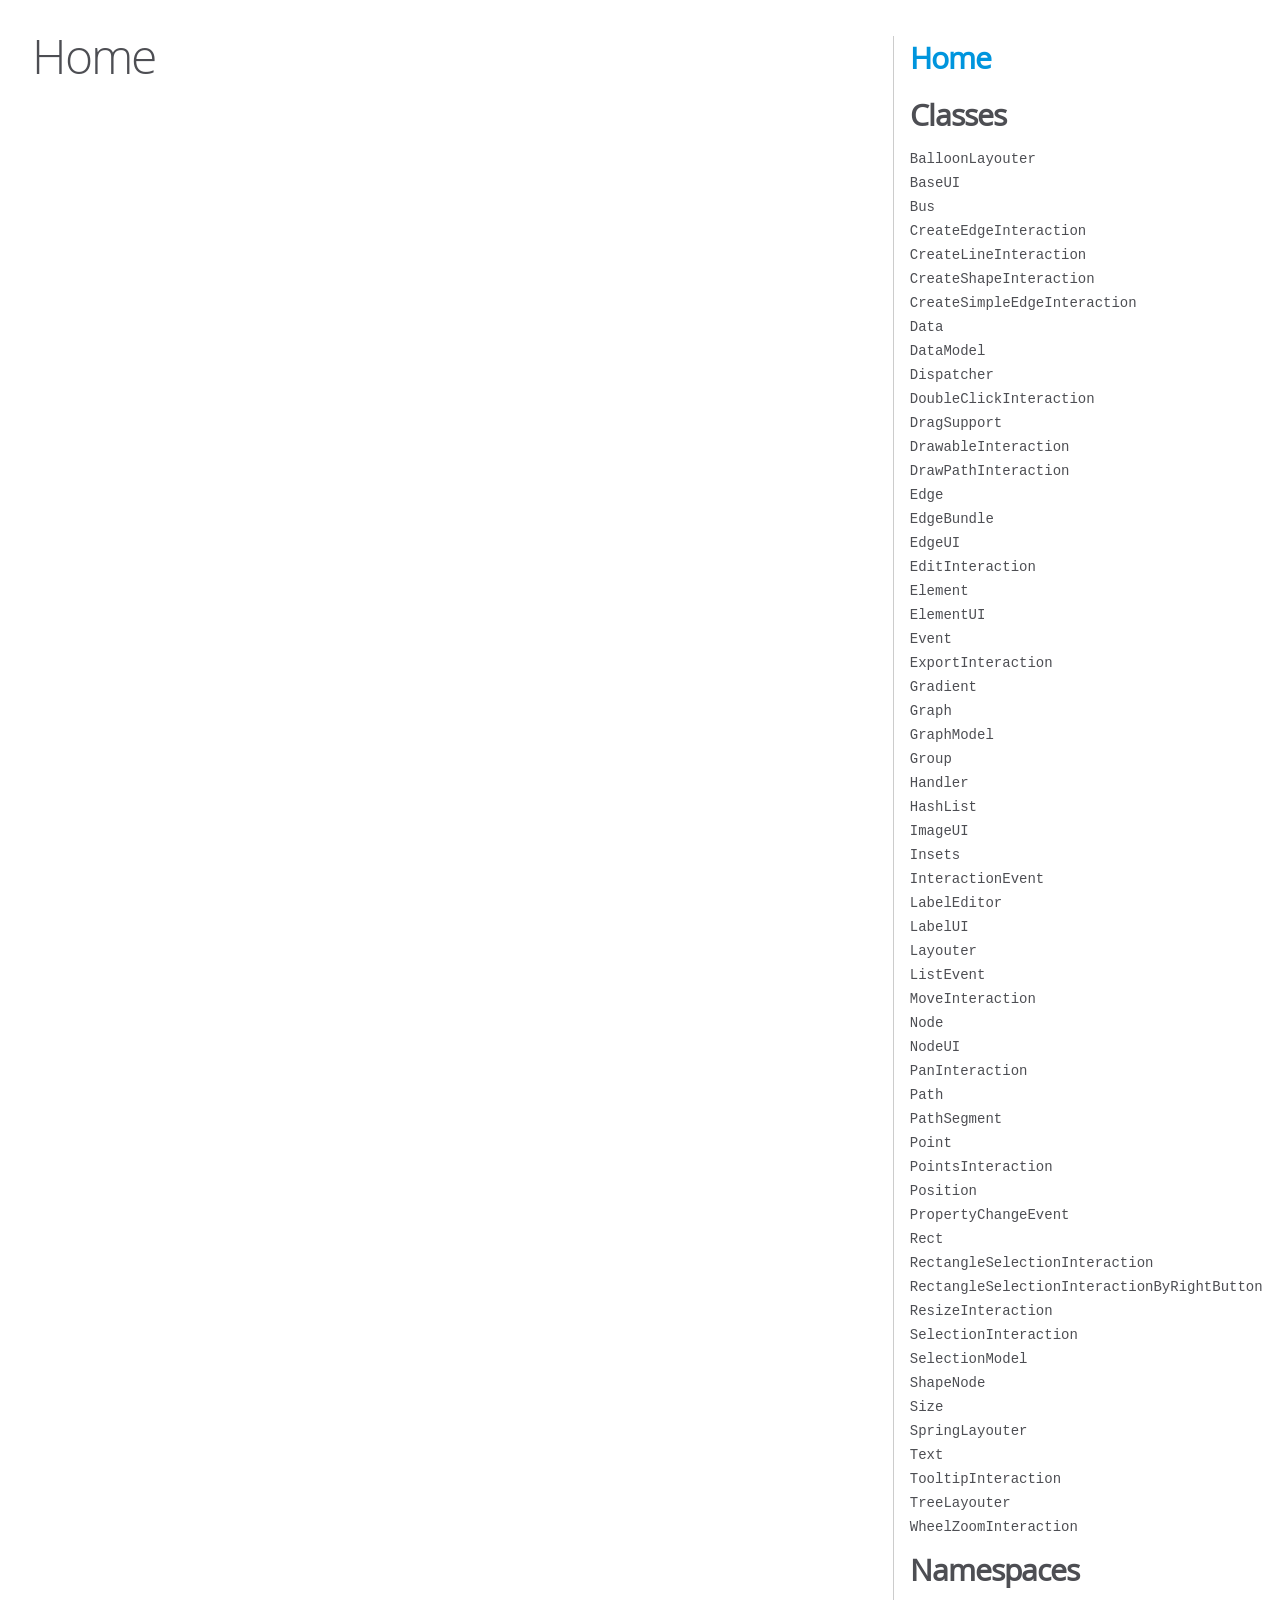
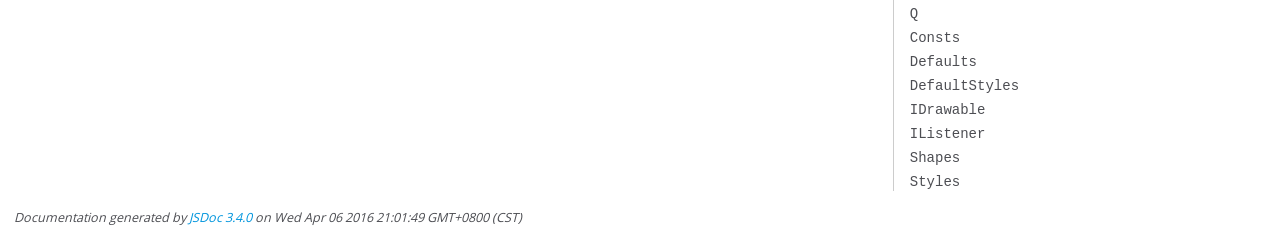
<file: qunee/jsdoc-en/index.html>
<!DOCTYPE html>
<html lang="en">
<head>
    <meta charset="utf-8">
    <title>JSDoc: Home</title>

    <script src="scripts/prettify/prettify.js"> </script>
    <script src="scripts/prettify/lang-css.js"> </script>
    <!--[if lt IE 9]>
      <script src="//html5shiv.googlecode.com/svn/trunk/html5.js"></script>
    <![endif]-->
    <link type="text/css" rel="stylesheet" href="styles/prettify-tomorrow.css">
    <link type="text/css" rel="stylesheet" href="styles/jsdoc-default.css">
</head>

<body>

<div id="main">

    <h1 class="page-title">Home</h1>

    



    


    <h3> </h3>










    









</div>

<nav>
    <h2><a href="index.html">Home</a></h2><h3>Classes</h3><ul><li><a href="Q.BalloonLayouter.html">BalloonLayouter</a></li><li><a href="Q.BaseUI.html">BaseUI</a></li><li><a href="Q.Bus.html">Bus</a></li><li><a href="Q.CreateEdgeInteraction.html">CreateEdgeInteraction</a></li><li><a href="Q.CreateLineInteraction.html">CreateLineInteraction</a></li><li><a href="Q.CreateShapeInteraction.html">CreateShapeInteraction</a></li><li><a href="Q.CreateSimpleEdgeInteraction.html">CreateSimpleEdgeInteraction</a></li><li><a href="Q.Data.html">Data</a></li><li><a href="Q.DataModel.html">DataModel</a></li><li><a href="Q.Dispatcher.html">Dispatcher</a></li><li><a href="Q.DoubleClickInteraction.html">DoubleClickInteraction</a></li><li><a href="Q.DragSupport.html">DragSupport</a></li><li><a href="Q.DrawableInteraction.html">DrawableInteraction</a></li><li><a href="Q.DrawPathInteraction.html">DrawPathInteraction</a></li><li><a href="Q.Edge.html">Edge</a></li><li><a href="Q.EdgeBundle.html">EdgeBundle</a></li><li><a href="Q.EdgeUI.html">EdgeUI</a></li><li><a href="Q.EditInteraction.html">EditInteraction</a></li><li><a href="Q.Element.html">Element</a></li><li><a href="Q.ElementUI.html">ElementUI</a></li><li><a href="Q.Event.html">Event</a></li><li><a href="Q.ExportInteraction.html">ExportInteraction</a></li><li><a href="Q.Gradient.html">Gradient</a></li><li><a href="Q.Graph.html">Graph</a></li><li><a href="Q.GraphModel.html">GraphModel</a></li><li><a href="Q.Group.html">Group</a></li><li><a href="Q.Handler.html">Handler</a></li><li><a href="Q.HashList.html">HashList</a></li><li><a href="Q.ImageUI.html">ImageUI</a></li><li><a href="Q.Insets.html">Insets</a></li><li><a href="Q.InteractionEvent.html">InteractionEvent</a></li><li><a href="Q.LabelEditor.html">LabelEditor</a></li><li><a href="Q.LabelUI.html">LabelUI</a></li><li><a href="Q.Layouter.html">Layouter</a></li><li><a href="Q.ListEvent.html">ListEvent</a></li><li><a href="Q.MoveInteraction.html">MoveInteraction</a></li><li><a href="Q.Node.html">Node</a></li><li><a href="Q.NodeUI.html">NodeUI</a></li><li><a href="Q.PanInteraction.html">PanInteraction</a></li><li><a href="Q.Path.html">Path</a></li><li><a href="Q.PathSegment.html">PathSegment</a></li><li><a href="Q.Point.html">Point</a></li><li><a href="Q.PointsInteraction.html">PointsInteraction</a></li><li><a href="Q.Position.html">Position</a></li><li><a href="Q.PropertyChangeEvent.html">PropertyChangeEvent</a></li><li><a href="Q.Rect.html">Rect</a></li><li><a href="Q.RectangleSelectionInteraction.html">RectangleSelectionInteraction</a></li><li><a href="Q.RectangleSelectionInteractionByRightButton.html">RectangleSelectionInteractionByRightButton</a></li><li><a href="Q.ResizeInteraction.html">ResizeInteraction</a></li><li><a href="Q.SelectionInteraction.html">SelectionInteraction</a></li><li><a href="Q.SelectionModel.html">SelectionModel</a></li><li><a href="Q.ShapeNode.html">ShapeNode</a></li><li><a href="Q.Size.html">Size</a></li><li><a href="Q.SpringLayouter.html">SpringLayouter</a></li><li><a href="Q.Text.html">Text</a></li><li><a href="Q.TooltipInteraction.html">TooltipInteraction</a></li><li><a href="Q.TreeLayouter.html">TreeLayouter</a></li><li><a href="Q.WheelZoomInteraction.html">WheelZoomInteraction</a></li></ul><h3>Namespaces</h3><ul><li><a href="Q.html">Q</a></li><li><a href="Q.Consts.html">Consts</a></li><li><a href="Q.Defaults.html">Defaults</a></li><li><a href="Q.DefaultStyles.html">DefaultStyles</a></li><li><a href="Q.IDrawable.html">IDrawable</a></li><li><a href="Q.IListener.html">IListener</a></li><li><a href="Q.Shapes.html">Shapes</a></li><li><a href="Q.Styles.html">Styles</a></li></ul>
</nav>

<br class="clear">

<footer>
    Documentation generated by <a href="https://github.com/jsdoc3/jsdoc">JSDoc 3.4.0</a> on Wed Apr 06 2016 21:01:49 GMT+0800 (CST)
</footer>

<script> prettyPrint(); </script>
<script src="scripts/linenumber.js"> </script>
</body>
</html>
</file>
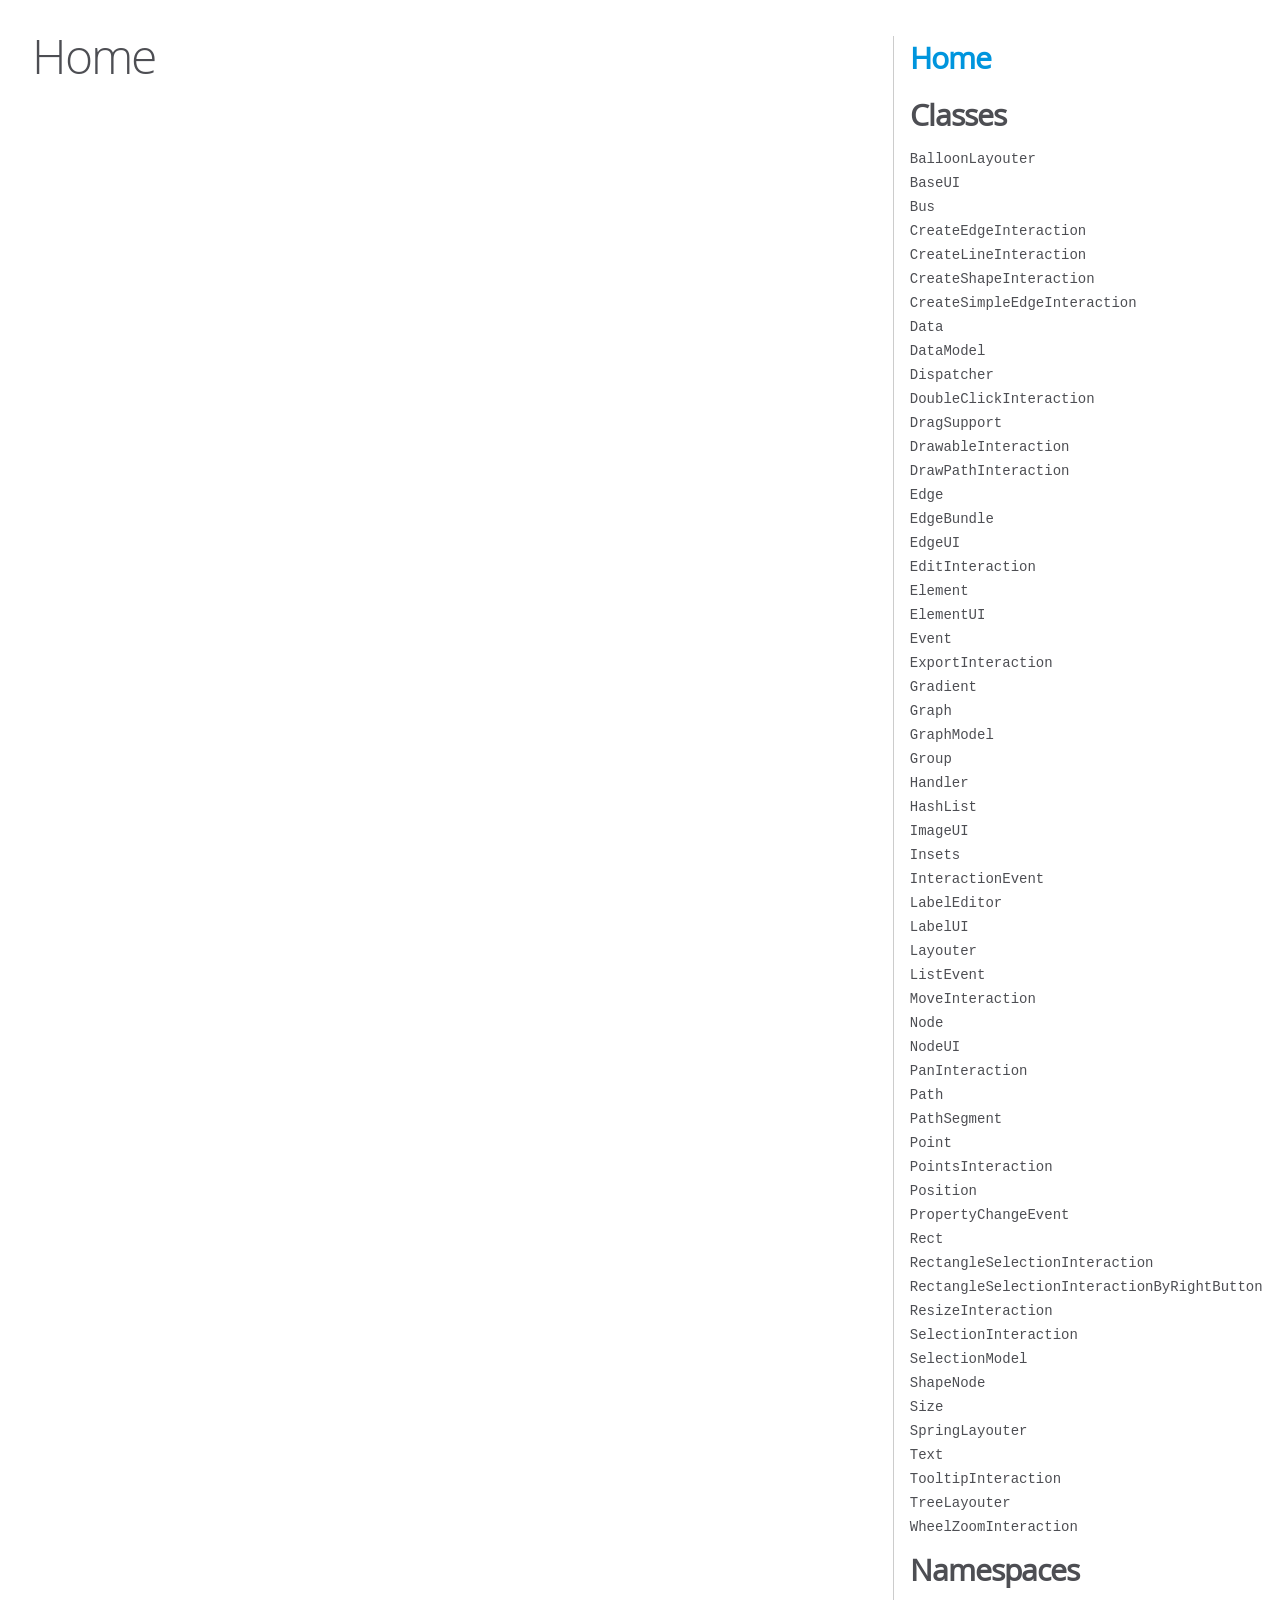
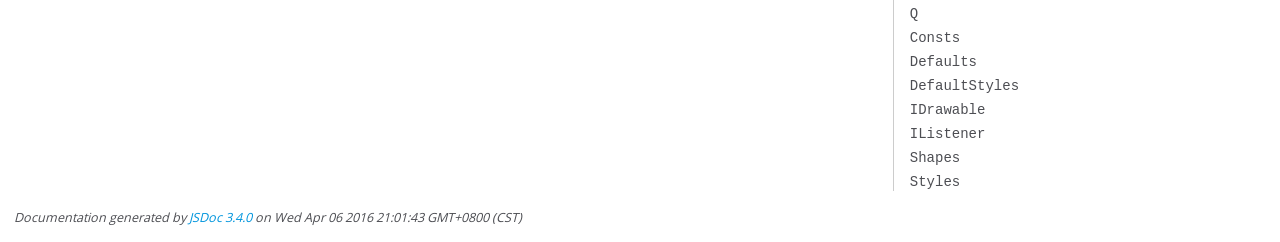
<file: qunee/jsdoc/index.html>
<!DOCTYPE html>
<html lang="en">
<head>
    <meta charset="utf-8">
    <title>JSDoc: Home</title>

    <script src="scripts/prettify/prettify.js"> </script>
    <script src="scripts/prettify/lang-css.js"> </script>
    <!--[if lt IE 9]>
      <script src="//html5shiv.googlecode.com/svn/trunk/html5.js"></script>
    <![endif]-->
    <link type="text/css" rel="stylesheet" href="styles/prettify-tomorrow.css">
    <link type="text/css" rel="stylesheet" href="styles/jsdoc-default.css">
</head>

<body>

<div id="main">

    <h1 class="page-title">Home</h1>

    



    


    <h3> </h3>










    









</div>

<nav>
    <h2><a href="index.html">Home</a></h2><h3>Classes</h3><ul><li><a href="Q.BalloonLayouter.html">BalloonLayouter</a></li><li><a href="Q.BaseUI.html">BaseUI</a></li><li><a href="Q.Bus.html">Bus</a></li><li><a href="Q.CreateEdgeInteraction.html">CreateEdgeInteraction</a></li><li><a href="Q.CreateLineInteraction.html">CreateLineInteraction</a></li><li><a href="Q.CreateShapeInteraction.html">CreateShapeInteraction</a></li><li><a href="Q.CreateSimpleEdgeInteraction.html">CreateSimpleEdgeInteraction</a></li><li><a href="Q.Data.html">Data</a></li><li><a href="Q.DataModel.html">DataModel</a></li><li><a href="Q.Dispatcher.html">Dispatcher</a></li><li><a href="Q.DoubleClickInteraction.html">DoubleClickInteraction</a></li><li><a href="Q.DragSupport.html">DragSupport</a></li><li><a href="Q.DrawableInteraction.html">DrawableInteraction</a></li><li><a href="Q.DrawPathInteraction.html">DrawPathInteraction</a></li><li><a href="Q.Edge.html">Edge</a></li><li><a href="Q.EdgeBundle.html">EdgeBundle</a></li><li><a href="Q.EdgeUI.html">EdgeUI</a></li><li><a href="Q.EditInteraction.html">EditInteraction</a></li><li><a href="Q.Element.html">Element</a></li><li><a href="Q.ElementUI.html">ElementUI</a></li><li><a href="Q.Event.html">Event</a></li><li><a href="Q.ExportInteraction.html">ExportInteraction</a></li><li><a href="Q.Gradient.html">Gradient</a></li><li><a href="Q.Graph.html">Graph</a></li><li><a href="Q.GraphModel.html">GraphModel</a></li><li><a href="Q.Group.html">Group</a></li><li><a href="Q.Handler.html">Handler</a></li><li><a href="Q.HashList.html">HashList</a></li><li><a href="Q.ImageUI.html">ImageUI</a></li><li><a href="Q.Insets.html">Insets</a></li><li><a href="Q.InteractionEvent.html">InteractionEvent</a></li><li><a href="Q.LabelEditor.html">LabelEditor</a></li><li><a href="Q.LabelUI.html">LabelUI</a></li><li><a href="Q.Layouter.html">Layouter</a></li><li><a href="Q.ListEvent.html">ListEvent</a></li><li><a href="Q.MoveInteraction.html">MoveInteraction</a></li><li><a href="Q.Node.html">Node</a></li><li><a href="Q.NodeUI.html">NodeUI</a></li><li><a href="Q.PanInteraction.html">PanInteraction</a></li><li><a href="Q.Path.html">Path</a></li><li><a href="Q.PathSegment.html">PathSegment</a></li><li><a href="Q.Point.html">Point</a></li><li><a href="Q.PointsInteraction.html">PointsInteraction</a></li><li><a href="Q.Position.html">Position</a></li><li><a href="Q.PropertyChangeEvent.html">PropertyChangeEvent</a></li><li><a href="Q.Rect.html">Rect</a></li><li><a href="Q.RectangleSelectionInteraction.html">RectangleSelectionInteraction</a></li><li><a href="Q.RectangleSelectionInteractionByRightButton.html">RectangleSelectionInteractionByRightButton</a></li><li><a href="Q.ResizeInteraction.html">ResizeInteraction</a></li><li><a href="Q.SelectionInteraction.html">SelectionInteraction</a></li><li><a href="Q.SelectionModel.html">SelectionModel</a></li><li><a href="Q.ShapeNode.html">ShapeNode</a></li><li><a href="Q.Size.html">Size</a></li><li><a href="Q.SpringLayouter.html">SpringLayouter</a></li><li><a href="Q.Text.html">Text</a></li><li><a href="Q.TooltipInteraction.html">TooltipInteraction</a></li><li><a href="Q.TreeLayouter.html">TreeLayouter</a></li><li><a href="Q.WheelZoomInteraction.html">WheelZoomInteraction</a></li></ul><h3>Namespaces</h3><ul><li><a href="Q.html">Q</a></li><li><a href="Q.Consts.html">Consts</a></li><li><a href="Q.Defaults.html">Defaults</a></li><li><a href="Q.DefaultStyles.html">DefaultStyles</a></li><li><a href="Q.IDrawable.html">IDrawable</a></li><li><a href="Q.IListener.html">IListener</a></li><li><a href="Q.Shapes.html">Shapes</a></li><li><a href="Q.Styles.html">Styles</a></li></ul>
</nav>

<br class="clear">

<footer>
    Documentation generated by <a href="https://github.com/jsdoc3/jsdoc">JSDoc 3.4.0</a> on Wed Apr 06 2016 21:01:43 GMT+0800 (CST)
</footer>

<script> prettyPrint(); </script>
<script src="scripts/linenumber.js"> </script>
</body>
</html>
</file>
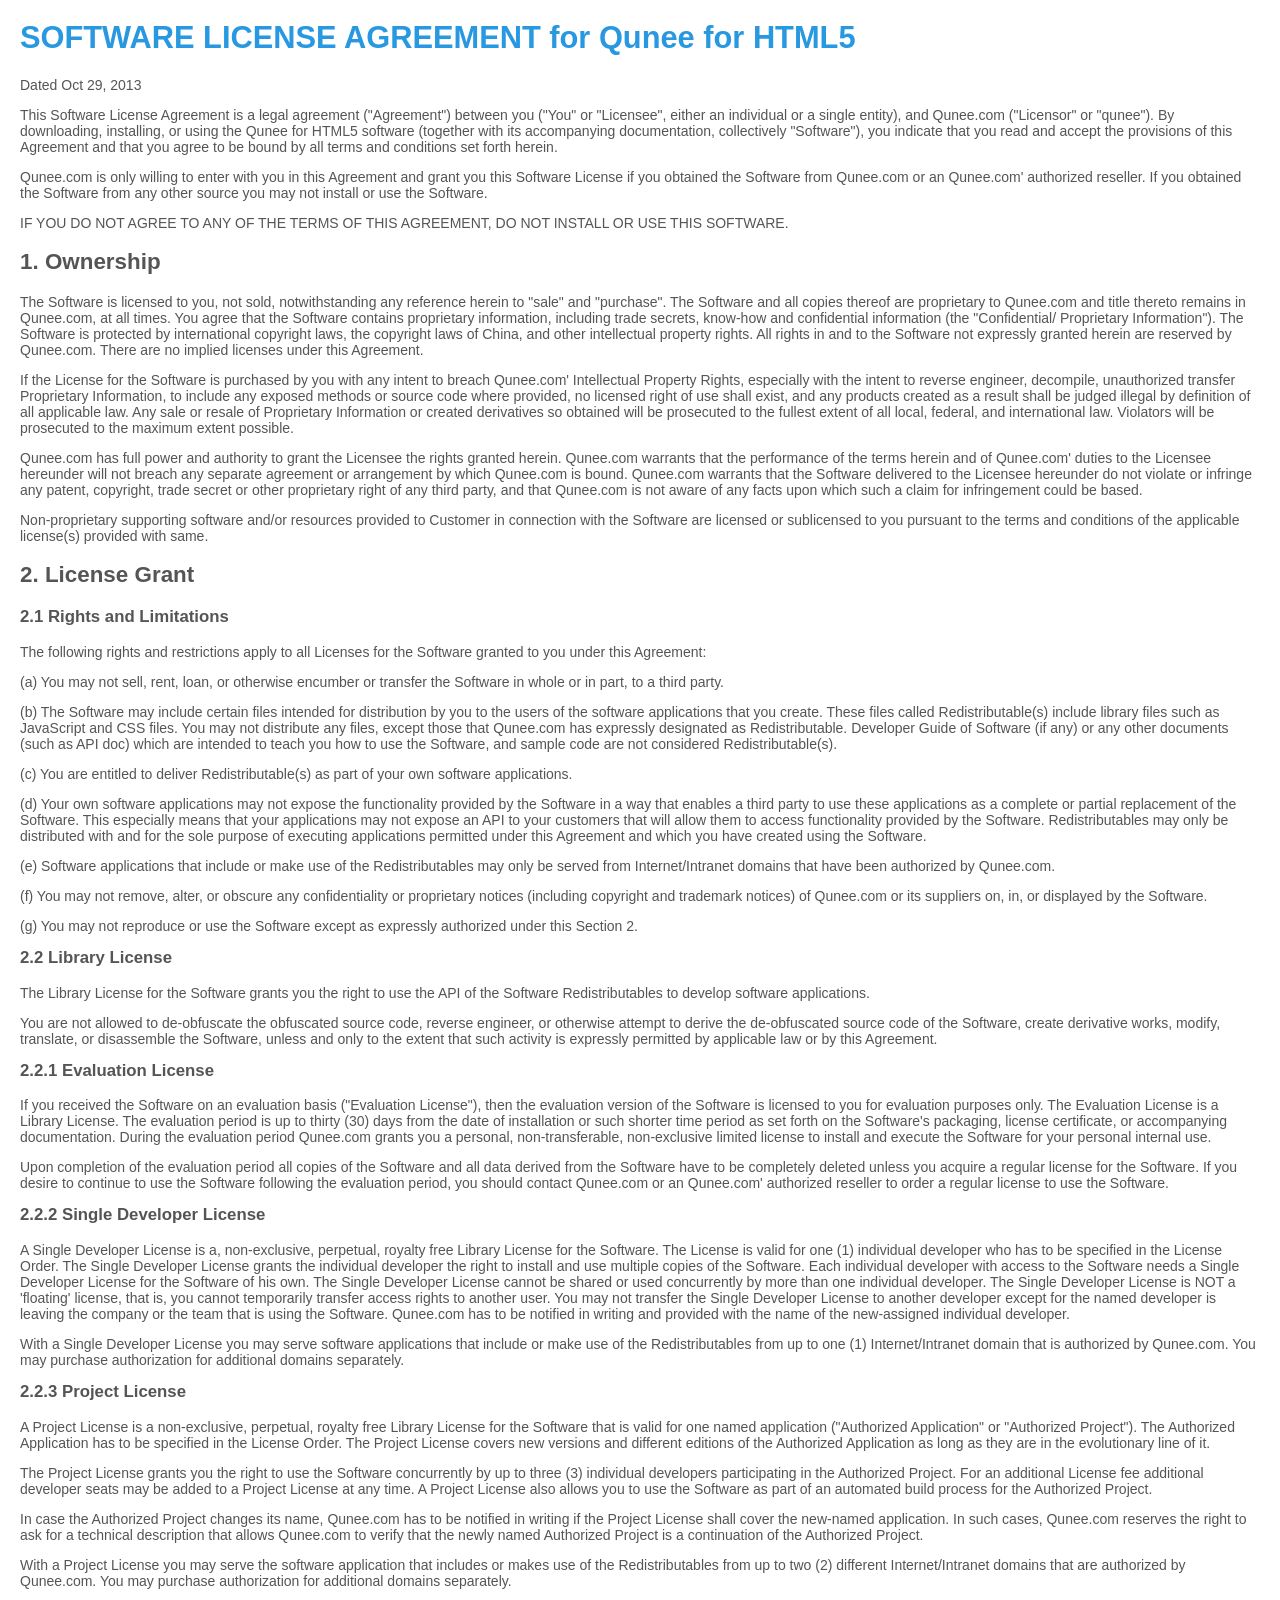
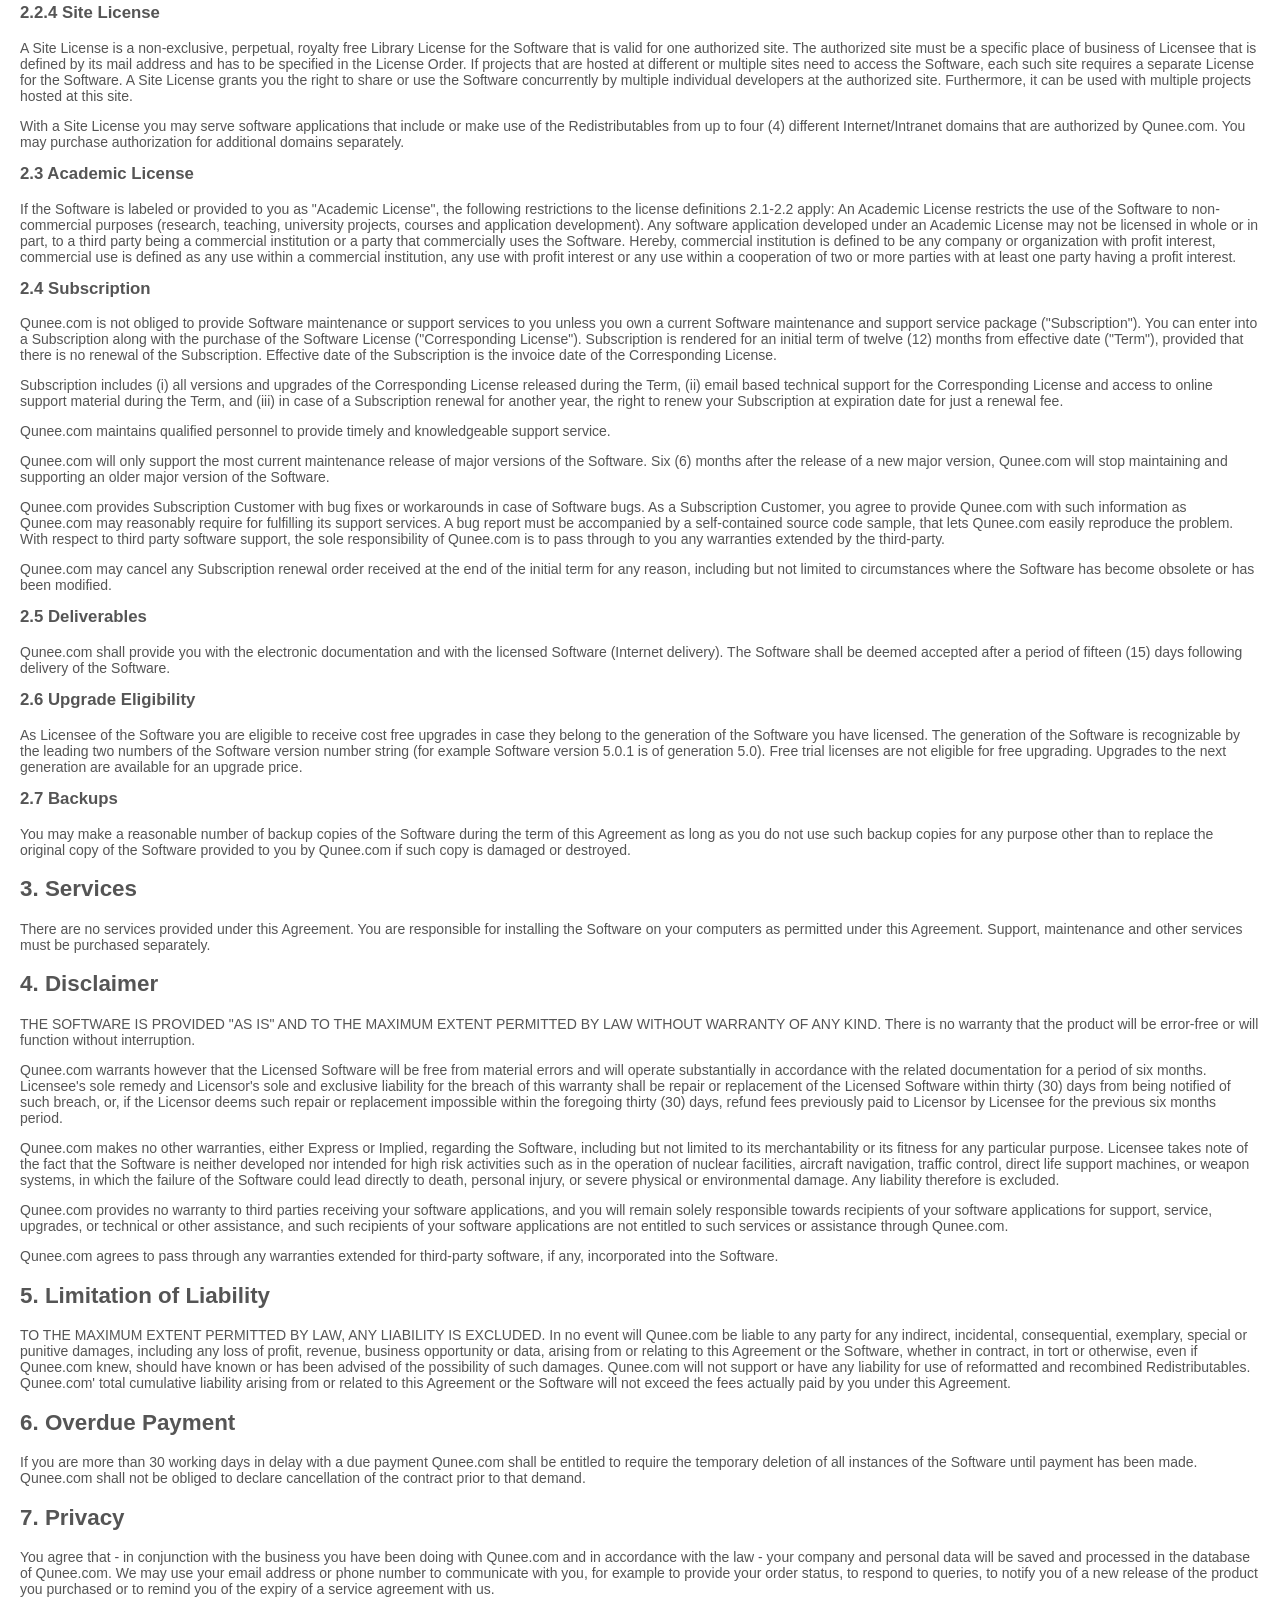
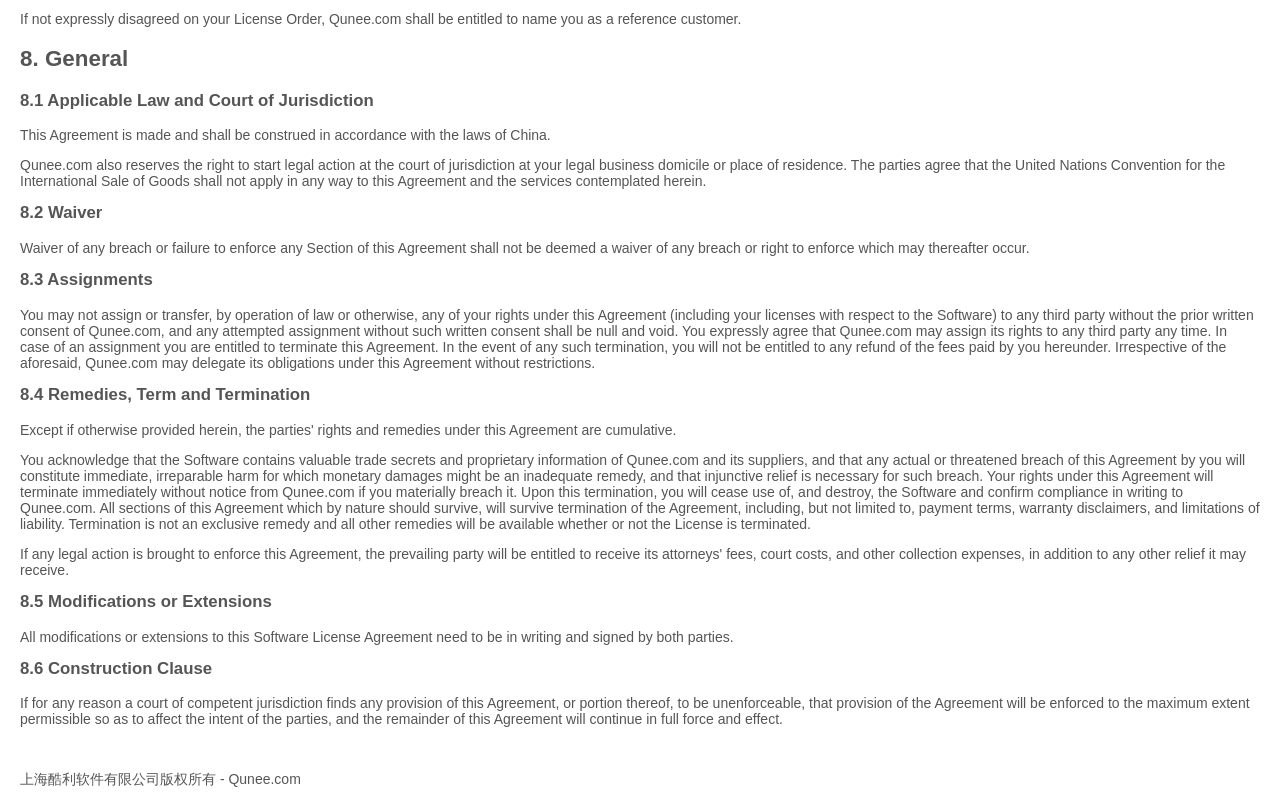
<file: qunee/documents/SOFTWARE_LICENSE_AGREEMENT.html>
<html>
<head>
<title>Software License Agreement</title>
<link rel="stylesheet" type="text/css" href="css.css"/>
</head>
<body>

<h1>SOFTWARE LICENSE AGREEMENT for Qunee for HTML5</h1>

<p>Dated Oct 29, 2013</p>

<p>
This Software License Agreement is a legal agreement ("Agreement") between you ("You" 
or "Licensee", either an individual or a single entity), and Qunee.com ("Licensor" 
or "qunee"). 
By downloading, installing, or using the Qunee for HTML5 software (together with 
its accompanying documentation, collectively "Software"), you indicate that you 
read and accept the provisions of this Agreement and that you agree to be bound 
by all terms and conditions set forth herein.
</p>
<p>
Qunee.com is only willing to enter with you in this Agreement and grant you this Software 
License if you obtained the Software from Qunee.com or an Qunee.com' authorized reseller. 
If you obtained the Software from any other source you may not install or use the 
Software.
</p>
<p>
IF YOU DO NOT AGREE TO ANY OF THE TERMS OF THIS AGREEMENT, DO NOT INSTALL OR USE 
THIS SOFTWARE.
</p>

<a name="Ownership"></a>
<h2>1. Ownership</h2>
<p>
The Software is licensed to you, not sold, notwithstanding any reference herein 
to "sale" and "purchase". 
The Software and all copies thereof are proprietary to Qunee.com and title thereto 
remains in Qunee.com, at all times. 
You agree that the Software contains proprietary information, including trade secrets, 
know-how and confidential information (the "Confidential/ Proprietary Information"). 
The Software is protected by international copyright laws, the copyright laws of 
China, and other intellectual property rights. 
All rights in and to the Software not expressly granted herein are reserved by Qunee.com. 
There are no implied licenses under this Agreement.
</p>
<p>
If the License for the Software is purchased by you with any intent to breach Qunee.com' 
Intellectual Property Rights, especially with the intent to reverse engineer, decompile, 
unauthorized transfer Proprietary Information, to include any exposed methods or 
source code where provided, no licensed right of use shall exist, and any products 
created as a result shall be judged illegal by definition of all applicable law. 
Any sale or resale of Proprietary Information or created derivatives so obtained 
will be prosecuted to the fullest extent of all local, federal, and international 
law. 
Violators will be prosecuted to the maximum extent possible.
</p>
<p>
Qunee.com has full power and authority to grant the Licensee the rights granted herein. 
Qunee.com warrants that the performance of the terms herein and of Qunee.com' duties to 
the Licensee hereunder will not breach any separate agreement or arrangement by 
which Qunee.com is bound. 
Qunee.com warrants that the Software delivered to the Licensee hereunder do not violate 
or infringe any patent, copyright, trade secret or other proprietary right of any 
third party, and that Qunee.com is not aware of any facts upon which such a claim for 
infringement could be based.
</p>
<p>
Non-proprietary supporting software and/or resources provided to Customer in connection 
with the Software are licensed or sublicensed to you pursuant to the terms and conditions 
of the applicable license(s) provided with same.
</p>

<a name="LicenseGrant"></a>
<h2>2. License Grant</h2>
<a name="RightsAndLimitations"></a>
<h3>2.1 Rights and Limitations</h3>
<p>
The following rights and restrictions apply to all Licenses for the Software granted 
to you under this Agreement:
</p>
<p>
(a) You may not sell, rent, loan, or otherwise encumber or transfer the Software 
in whole or in part, to a third party.
</p>
<p>
(b) The Software may include certain files intended for distribution by you to the 
users of the software applications that you create. 
These files called Redistributable(s) include library files such as JavaScript and
CSS files. 
You may not distribute any files, except those that Qunee.com has expressly designated 
as Redistributable. 
Developer Guide of Software (if any) or any other documents (such as API doc) which 
are intended to teach you how to use the Software, and sample code are not considered 
Redistributable(s).
</p>
<p>
(c) You are entitled to deliver Redistributable(s) as part of your own software 
applications.
</p>
<p>
(d) Your own software applications may not expose the functionality provided by 
the Software in a way that enables a third party to use these applications as a 
complete or partial replacement of the Software. 
This especially means that your applications may not expose an API to your customers 
that will allow them to access functionality provided by the Software. 
Redistributables may only be distributed with and for the sole purpose of executing 
applications permitted under this Agreement and which you have created using the 
Software.
</p>
<p>
(e) Software applications that include or make use of the Redistributables may only 
be served from Internet/Intranet domains that have been authorized by Qunee.com.
</p>
<p>
(f) You may not remove, alter, or obscure any confidentiality or proprietary notices 
(including copyright and trademark notices) of Qunee.com or its suppliers on, in, or 
displayed by the Software.
</p>
<p>
(g) You may not reproduce or use the Software except as expressly authorized under 
this Section 2.
</p>

<a name="LibraryLicense"></a>
<h3>2.2 Library License</h3>
<p>
The Library License for the Software grants you the right to use the API of the 
Software Redistributables to develop software applications.
</p>
<p>
You are not allowed to de-obfuscate the obfuscated source code, reverse engineer, 
or otherwise attempt to derive the de-obfuscated source code of the Software, create 
derivative works, modify, translate, or disassemble the Software, unless and only 
to the extent that such activity is expressly permitted by applicable law or by 
this Agreement.
</p>

<a name="EvaluationLicense"></a>
<h3>2.2.1 Evaluation License</h3>
<p>
If you received the Software on an evaluation basis ("Evaluation License"), then 
the evaluation version of the Software is licensed to you for evaluation purposes 
only. 
The Evaluation License is a Library License. 
The evaluation period is up to thirty (30) days from the date of installation or 
such shorter time period as set forth on the Software's packaging, license certificate, 
or accompanying documentation. 
During the evaluation period Qunee.com grants you a personal, non-transferable, non-exclusive 
limited license to install and execute the Software for your personal internal use.
</p>
<p>
Upon completion of the evaluation period all copies of the Software and all data 
derived from the Software have to be completely deleted unless you acquire a regular 
license for the Software. 
If you desire to continue to use the Software following the evaluation period, you 
should contact Qunee.com or an Qunee.com' authorized reseller to order a regular license 
to use the Software.
</p>

<a name="SingleDeveloperLicense"></a>
<h3>2.2.2 Single Developer License</h3>
<p>
A Single Developer License is a, non-exclusive, perpetual, royalty free Library 
License for the Software. 
The License is valid for one (1) individual developer who has to be specified in 
the License Order. 
The Single Developer License grants the individual developer the right to install 
and use multiple copies of the Software. 
Each individual developer with access to the Software needs a Single Developer License 
for the Software of his own. 
The Single Developer License cannot be shared or used concurrently by more than 
one individual developer. 
The Single Developer License is NOT a 'floating' license, that is, you cannot temporarily 
transfer access rights to another user. 
You may not transfer the Single Developer License to another developer except for 
the named developer is leaving the company or the team that is using the Software. 
Qunee.com has to be notified in writing and provided with the name of the new-assigned 
individual developer.
</p>
<p>
With a Single Developer License you may serve software applications that include 
or make use of the Redistributables from up to one (1) Internet/Intranet domain 
that is authorized by Qunee.com. 
You may purchase authorization for additional domains separately.
</p>

<a name="ProjectLicense"></a>
<h3>2.2.3 Project License</h3>
<p>
A Project License is a non-exclusive, perpetual, royalty free Library License for 
the Software that is valid for one named application ("Authorized Application" or 
"Authorized Project"). 
The Authorized Application has to be specified in the License Order. 
The Project License covers new versions and different editions of the Authorized 
Application as long as they are in the evolutionary line of it.
</p>
<p>
The Project License grants you the right to use the Software concurrently by up 
to three (3) individual developers participating in the Authorized Project. 
For an additional License fee additional developer seats may be added to a Project 
License at any time. 
A Project License also allows you to use the Software as part of an automated build 
process for the Authorized Project.
</p>
<p>
In case the Authorized Project changes its name, Qunee.com has to be notified in writing 
if the Project License shall cover the new-named application. 
In such cases, Qunee.com reserves the right to ask for a technical description that 
allows Qunee.com to verify that the newly named Authorized Project is a continuation 
of the Authorized Project.
</p>
<p>
With a Project License you may serve the software application that includes or makes 
use of the Redistributables from up to two (2) different Internet/Intranet domains 
that are authorized by Qunee.com. 
You may purchase authorization for additional domains separately.
</p>

<a name="SiteLicense"></a>
<h3>2.2.4 Site License</h3>
<p>
A Site License is a non-exclusive, perpetual, royalty free Library License for the 
Software that is valid for one authorized site. 
The authorized site must be a specific place of business of Licensee that is defined 
by its mail address and has to be specified in the License Order. 
If projects that are hosted at different or multiple sites need to access the Software, 
each such site requires a separate License for the Software. 
A Site License grants you the right to share or use the Software concurrently by 
multiple individual developers at the authorized site. 
Furthermore, it can be used with multiple projects hosted at this site.
</p>
<p>
With a Site License you may serve software applications that include or make use 
of the Redistributables from up to four (4) different Internet/Intranet domains 
that are authorized by Qunee.com. 
You may purchase authorization for additional domains separately.
</p>

<a name="AcademicLicense"></a>
<h3>2.3 Academic License</h3>
<p>
If the Software is labeled or provided to you as "Academic License", the following 
restrictions to the license definitions 2.1-2.2 apply: An Academic License restricts 
the use of the Software to non-commercial purposes (research, teaching, university 
projects, courses and application development). 
Any software application developed under an Academic License may not be licensed 
in whole or in part, to a third party being a commercial institution or a party 
that commercially uses the Software. 
Hereby, commercial institution is defined to be any company or organization with 
profit interest, commercial use is defined as any use within a commercial institution, 
any use with profit interest or any use within a cooperation of two or more parties 
with at least one party having a profit interest.
</p>

<a name="Subscription"></a>
<h3>2.4 Subscription</h3>
<p>
Qunee.com is not obliged to provide Software maintenance or support services to you 
unless you own a current Software maintenance and support service package ("Subscription"). 
You can enter into a Subscription along with the purchase of the Software License 
("Corresponding License"). 
Subscription is rendered for an initial term of twelve (12) months from effective 
date ("Term"), provided that there is no renewal of the Subscription. 
Effective date of the Subscription is the invoice date of the Corresponding License.
</p>
<p>
Subscription includes (i) all versions and upgrades of the Corresponding License 
released during the Term, (ii) email based technical support for the Corresponding 
License and access to online support material during the Term, and (iii) in case 
of a Subscription renewal for another year, the right to renew your Subscription 
at expiration date for just a renewal fee.
</p>
<p>
Qunee.com maintains qualified personnel to provide timely and knowledgeable support 
service.
</p>
<p>
Qunee.com will only support the most current maintenance release of major versions 
of the Software. 
Six (6) months after the release of a new major version, Qunee.com will stop maintaining 
and supporting an older major version of the Software.
</p>
<p>
Qunee.com provides Subscription Customer with bug fixes or workarounds in case of Software 
bugs. 
As a Subscription Customer, you agree to provide Qunee.com with such information as 
Qunee.com may reasonably require for fulfilling its support services. 
A bug report must be accompanied by a self-contained source code sample, that lets 
Qunee.com easily reproduce the problem. 
With respect to third party software support, the sole responsibility of Qunee.com 
is to pass through to you any warranties extended by the third-party.
</p>
<p>
Qunee.com may cancel any Subscription renewal order received at the end of the initial 
term for any reason, including but not limited to circumstances where the Software 
has become obsolete or has been modified.
</p>

<a name="Deliverables"></a>
<h3>2.5 Deliverables</h3>
<p>
Qunee.com shall provide you with the electronic documentation and with the licensed 
Software (Internet delivery). 
The Software shall be deemed accepted after a period of fifteen (15) days following 
delivery of the Software.
</p>

<a name="UpgradeEligibility"></a>
<h3>2.6 Upgrade Eligibility</h3>
<p>
As Licensee of the Software you are eligible to receive cost free upgrades in case 
they belong to the generation of the Software you have licensed. 
The generation of the Software is recognizable by the leading two numbers of the 
Software version number string (for example Software version 5.0.1 is of generation 
5.0). 
Free trial licenses are not eligible for free upgrading. 
Upgrades to the next generation are available for an upgrade price.
</p>

<a name="Backups"></a>
<h3>2.7 Backups</h3>
<p>
You may make a reasonable number of backup copies of the Software during the term 
of this Agreement as long as you do not use such backup copies for any purpose other 
than to replace the original copy of the Software provided to you by Qunee.com if such 
copy is damaged or destroyed.
</p>

<a name="Services"></a>
<h2>3. Services</h2>
<p>
There are no services provided under this Agreement. 
You are responsible for installing the Software on your computers as permitted under 
this Agreement. 
Support, maintenance and other services must be purchased separately.
</p>

<a name="Disclaimer"></a>
<h2>4. Disclaimer</h2>
<p>
THE SOFTWARE IS PROVIDED "AS IS" AND TO THE MAXIMUM EXTENT PERMITTED BY LAW WITHOUT 
WARRANTY OF ANY KIND. 
There is no warranty that the product will be error-free or will function without 
interruption.
</p>
<p>
Qunee.com warrants however that the Licensed Software will be free from material errors 
and will operate substantially in accordance with the related documentation for 
a period of six months. 
Licensee's sole remedy and Licensor's sole and exclusive liability for the breach 
of this warranty shall be repair or replacement of the Licensed Software within 
thirty (30) days from being notified of such breach, or, if the Licensor deems such 
repair or replacement impossible within the foregoing thirty (30) days, refund fees 
previously paid to Licensor by Licensee for the previous six months period.
</p>
<p>
Qunee.com makes no other warranties, either Express or Implied, regarding the Software, 
including but not limited to its merchantability or its fitness for any particular 
purpose. 
Licensee takes note of the fact that the Software is neither developed nor intended 
for high risk activities such as in the operation of nuclear facilities, aircraft 
navigation, traffic control, direct life support machines, or weapon systems, in 
which the failure of the Software could lead directly to death, personal injury, 
or severe physical or environmental damage. 
Any liability therefore is excluded.
</p>
<p>
Qunee.com provides no warranty to third parties receiving your software applications, 
and you will remain solely responsible towards recipients of your software applications 
for support, service, upgrades, or technical or other assistance, and such recipients 
of your software applications are not entitled to such services or assistance through 
Qunee.com.
</p>
<p>
Qunee.com agrees to pass through any warranties extended for third-party software, 
if any, incorporated into the Software.
</p>

<a name="LimitationOfLiability"></a>
<h2>5. Limitation of Liability</h2>
<p>
TO THE MAXIMUM EXTENT PERMITTED BY LAW, ANY LIABILITY IS EXCLUDED. 
In no event will Qunee.com be liable to any party for any indirect, incidental, consequential, 
exemplary, special or punitive damages, including any loss of profit, revenue, business 
opportunity or data, arising from or relating to this Agreement or the Software, 
whether in contract, in tort or otherwise, even if Qunee.com knew, should have known 
or has been advised of the possibility of such damages. 
Qunee.com will not support or have any liability for use of reformatted and recombined 
Redistributables. 
Qunee.com' total cumulative liability arising from or related to this Agreement or 
the Software will not exceed the fees actually paid by you under this Agreement.
</p>

<a name="OverduePayment"></a>
<h2>6. Overdue Payment</h2>
<p>
If you are more than 30 working days in delay with a due payment Qunee.com shall be 
entitled to require the temporary deletion of all instances of the Software until 
payment has been made. 
Qunee.com shall not be obliged to declare cancellation of the contract prior to that 
demand.
</p>

<a name="Privacy"></a>
<h2>7. Privacy</h2>
<p>
You agree that - in conjunction with the business you have been doing with Qunee.com 
and in accordance with the law - your company and personal data will be saved and 
processed in the database of Qunee.com. 
We may use your email address or phone number to communicate with you, for example 
to provide your order status, to respond to queries, to notify you of a new release 
of the product you purchased or to remind you of the expiry of a service agreement 
with us.
</p>
<p>
If not expressly disagreed on your License Order, Qunee.com shall be entitled to name 
you as a reference customer.
</p>

<a name="General"></a>
<h2>8. General</h2>
<h3>8.1 Applicable Law and Court of Jurisdiction</h3>
<p>
This Agreement is made and shall be construed in accordance with the laws of China. 
</p>
<p>
Qunee.com also reserves the right to start legal action at the court of jurisdiction 
at your legal business domicile or place of residence. 
The parties agree that the United Nations Convention for the International Sale 
of Goods shall not apply in any way to this Agreement and the services contemplated 
herein.
</p>

<h3>8.2 Waiver</h3>
<p>
Waiver of any breach or failure to enforce any Section of this Agreement shall not 
be deemed a waiver of any breach or right to enforce which may thereafter occur.
</p>

<h3>8.3 Assignments</h3>
<p>
You may not assign or transfer, by operation of law or otherwise, any of your rights 
under this Agreement (including your licenses with respect to the Software) to any 
third party without the prior written consent of Qunee.com, and any attempted assignment 
without such written consent shall be null and void. 
You expressly agree that Qunee.com may assign its rights to any third party any time. 
In case of an assignment you are entitled to terminate this Agreement. 
In the event of any such termination, you will not be entitled to any refund of 
the fees paid by you hereunder. 
Irrespective of the aforesaid, Qunee.com may delegate its obligations under this Agreement 
without restrictions.
</p>

<h3>8.4 Remedies, Term and Termination</h3>
<p>
Except if otherwise provided herein, the parties' rights and remedies under this 
Agreement are cumulative.
</p>
<p>
You acknowledge that the Software contains valuable trade secrets and proprietary 
information of Qunee.com and its suppliers, and that any actual or threatened breach 
of this Agreement by you will constitute immediate, irreparable harm for which monetary 
damages might be an inadequate remedy, and that injunctive relief is necessary for 
such breach. 
Your rights under this Agreement will terminate immediately without notice from 
Qunee.com if you materially breach it. 
Upon this termination, you will cease use of, and destroy, the Software and confirm 
compliance in writing to Qunee.com. 
All sections of this Agreement which by nature should survive, will survive termination 
of the Agreement, including, but not limited to, payment terms, warranty disclaimers, 
and limitations of liability. 
Termination is not an exclusive remedy and all other remedies will be available 
whether or not the License is terminated.
</p>
<p>
If any legal action is brought to enforce this Agreement, the prevailing party will 
be entitled to receive its attorneys' fees, court costs, and other collection expenses, 
in addition to any other relief it may receive.
</p>

<h3>8.5 Modifications or Extensions</h3>
<p>
All modifications or extensions to this Software License Agreement need to be in 
writing and signed by both parties.
</p>

<h3>8.6 Construction Clause</h3>
<p>
If for any reason a court of competent jurisdiction finds any provision of this 
Agreement, or portion thereof, to be unenforceable, that provision of the Agreement 
will be enforced to the maximum extent permissible so as to affect the intent of 
the parties, and the remainder of this Agreement will continue in full force and 
effect.
</p>

<br/>

<p>上海酷利软件有限公司版权所有 - Qunee.com</p>

</body>
</html>
</file>
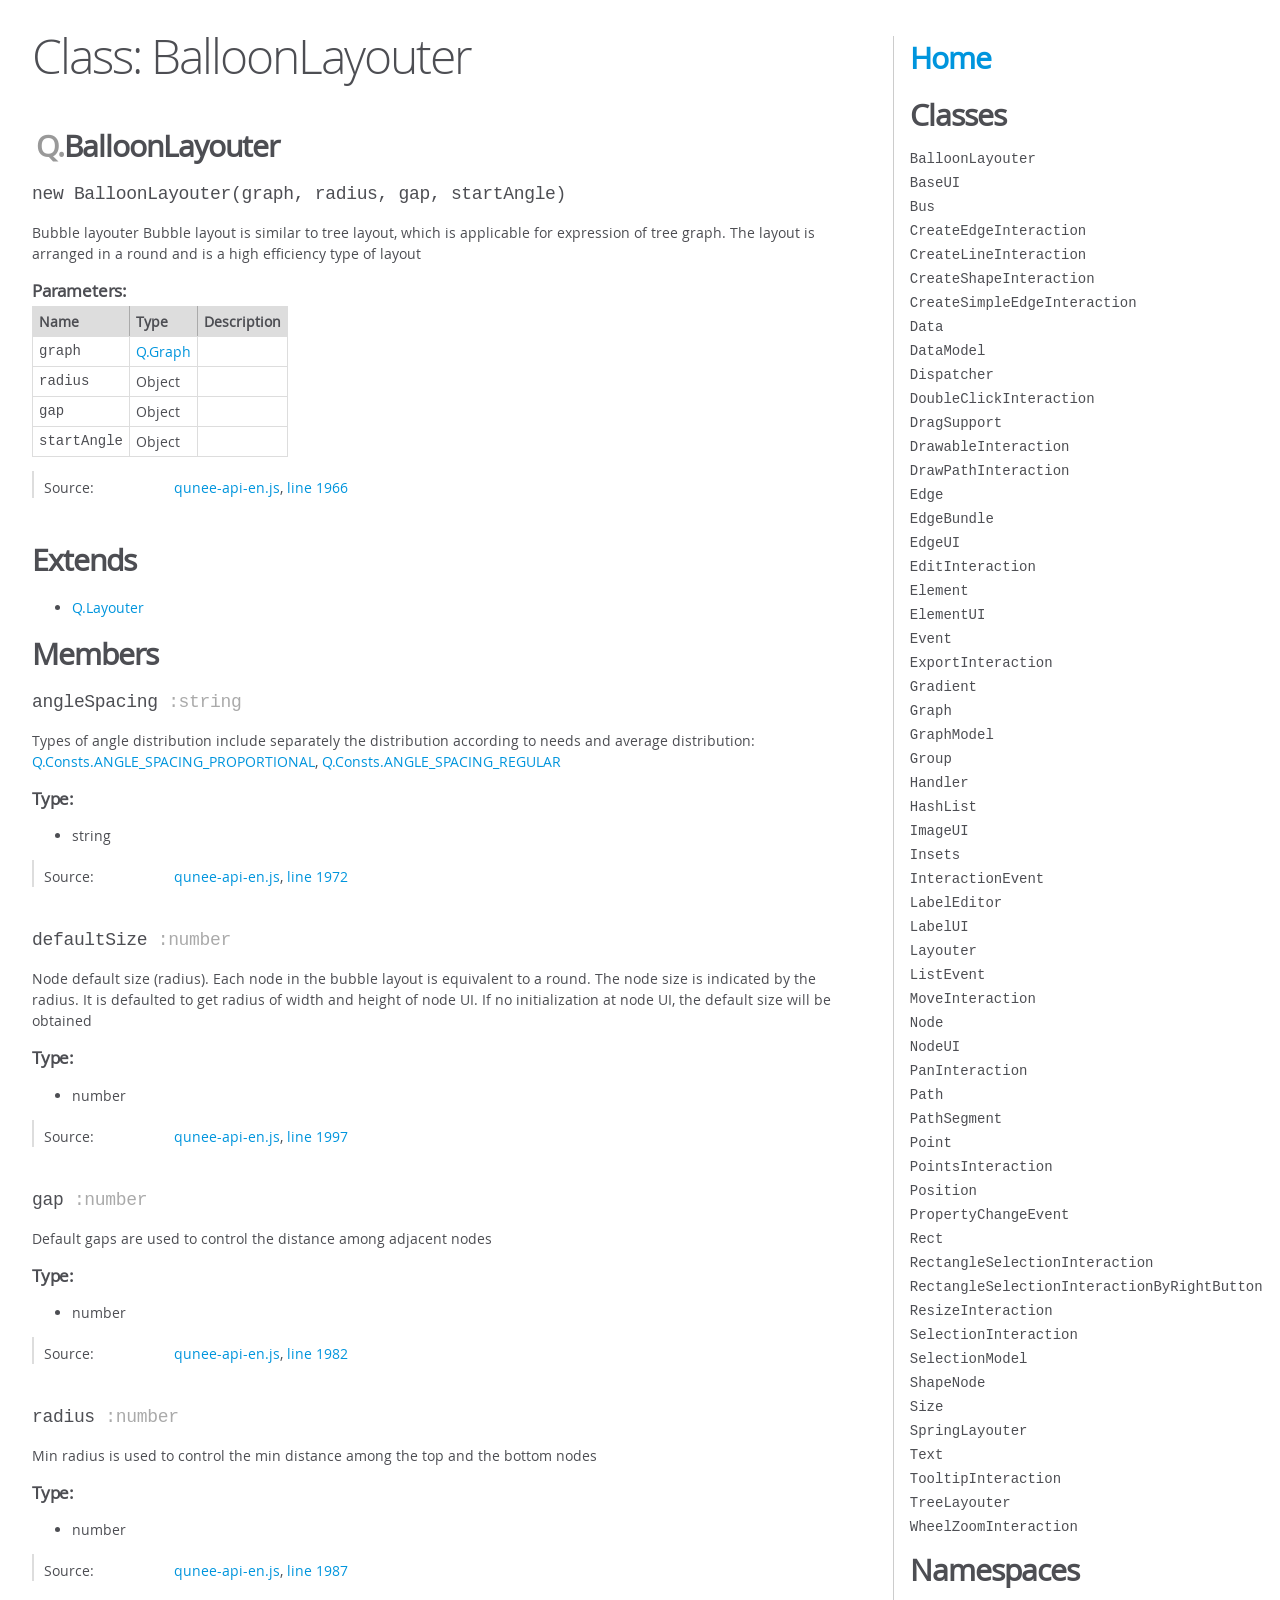
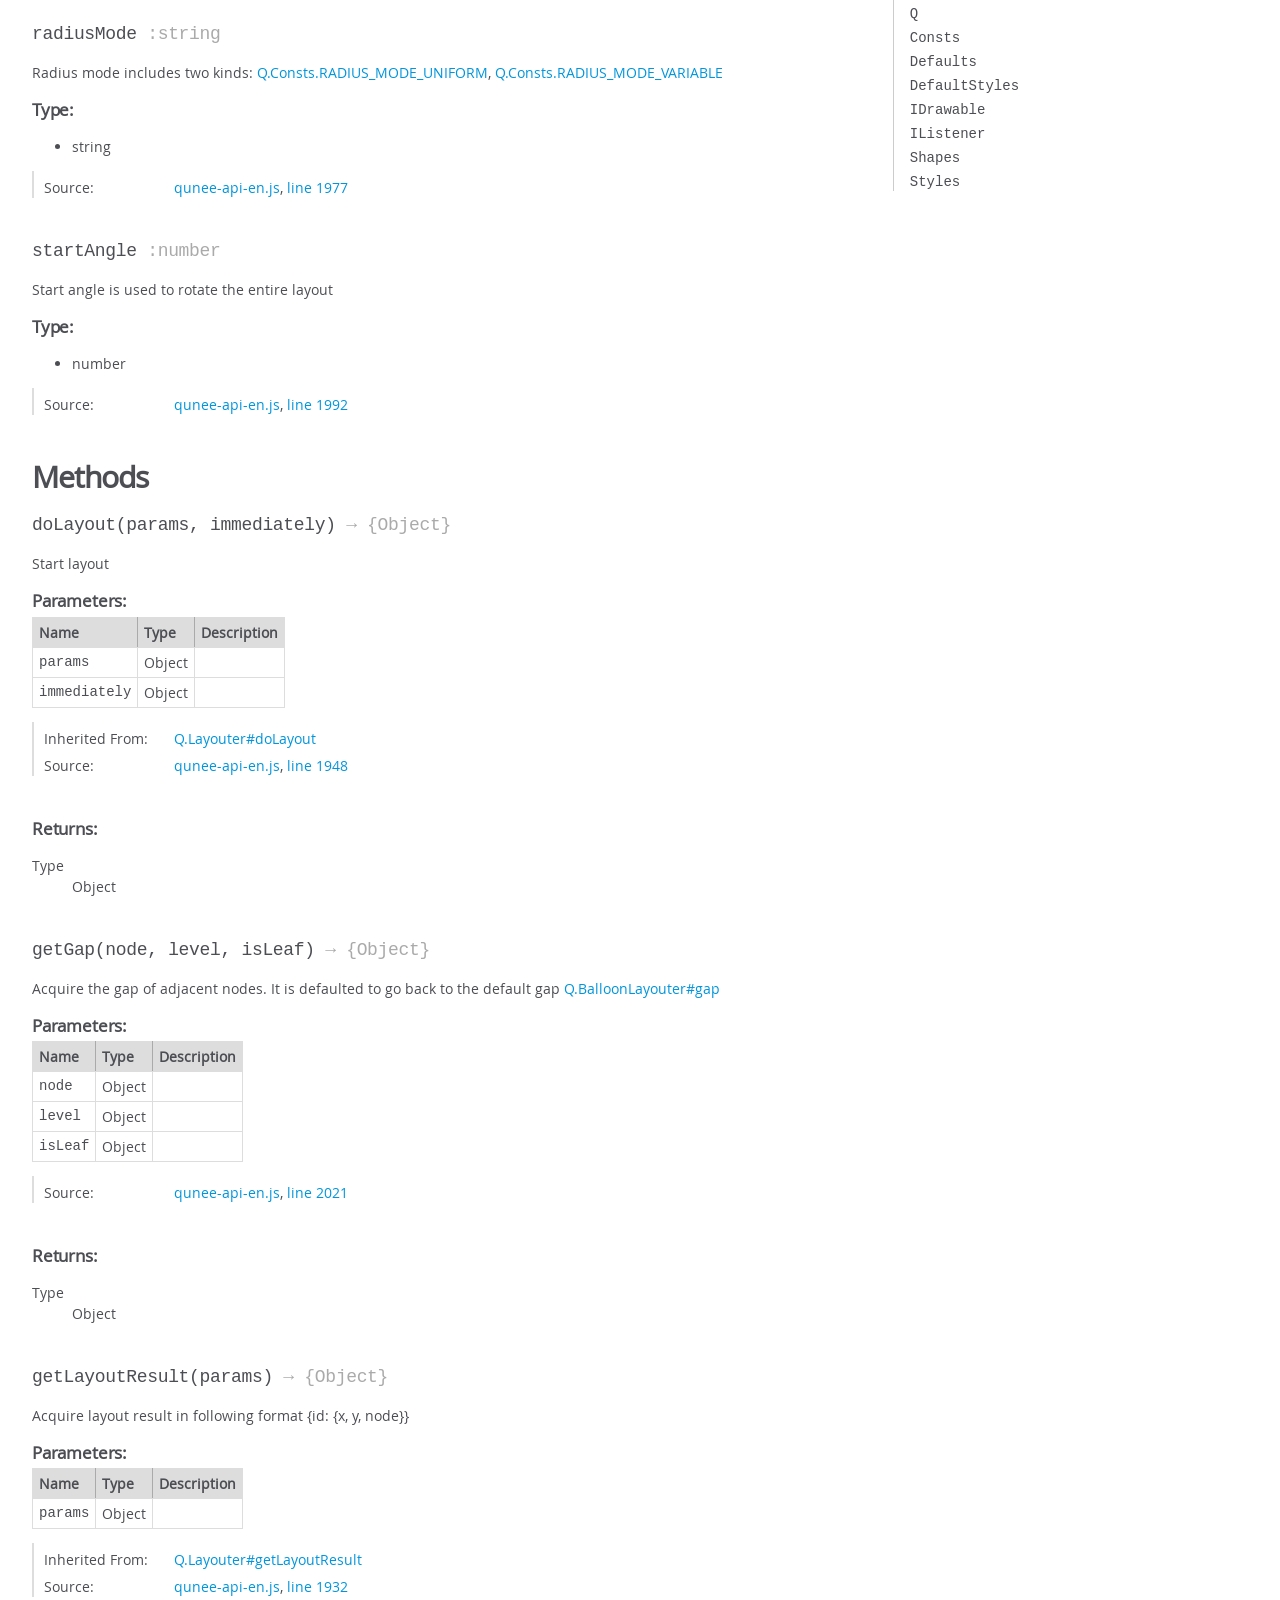
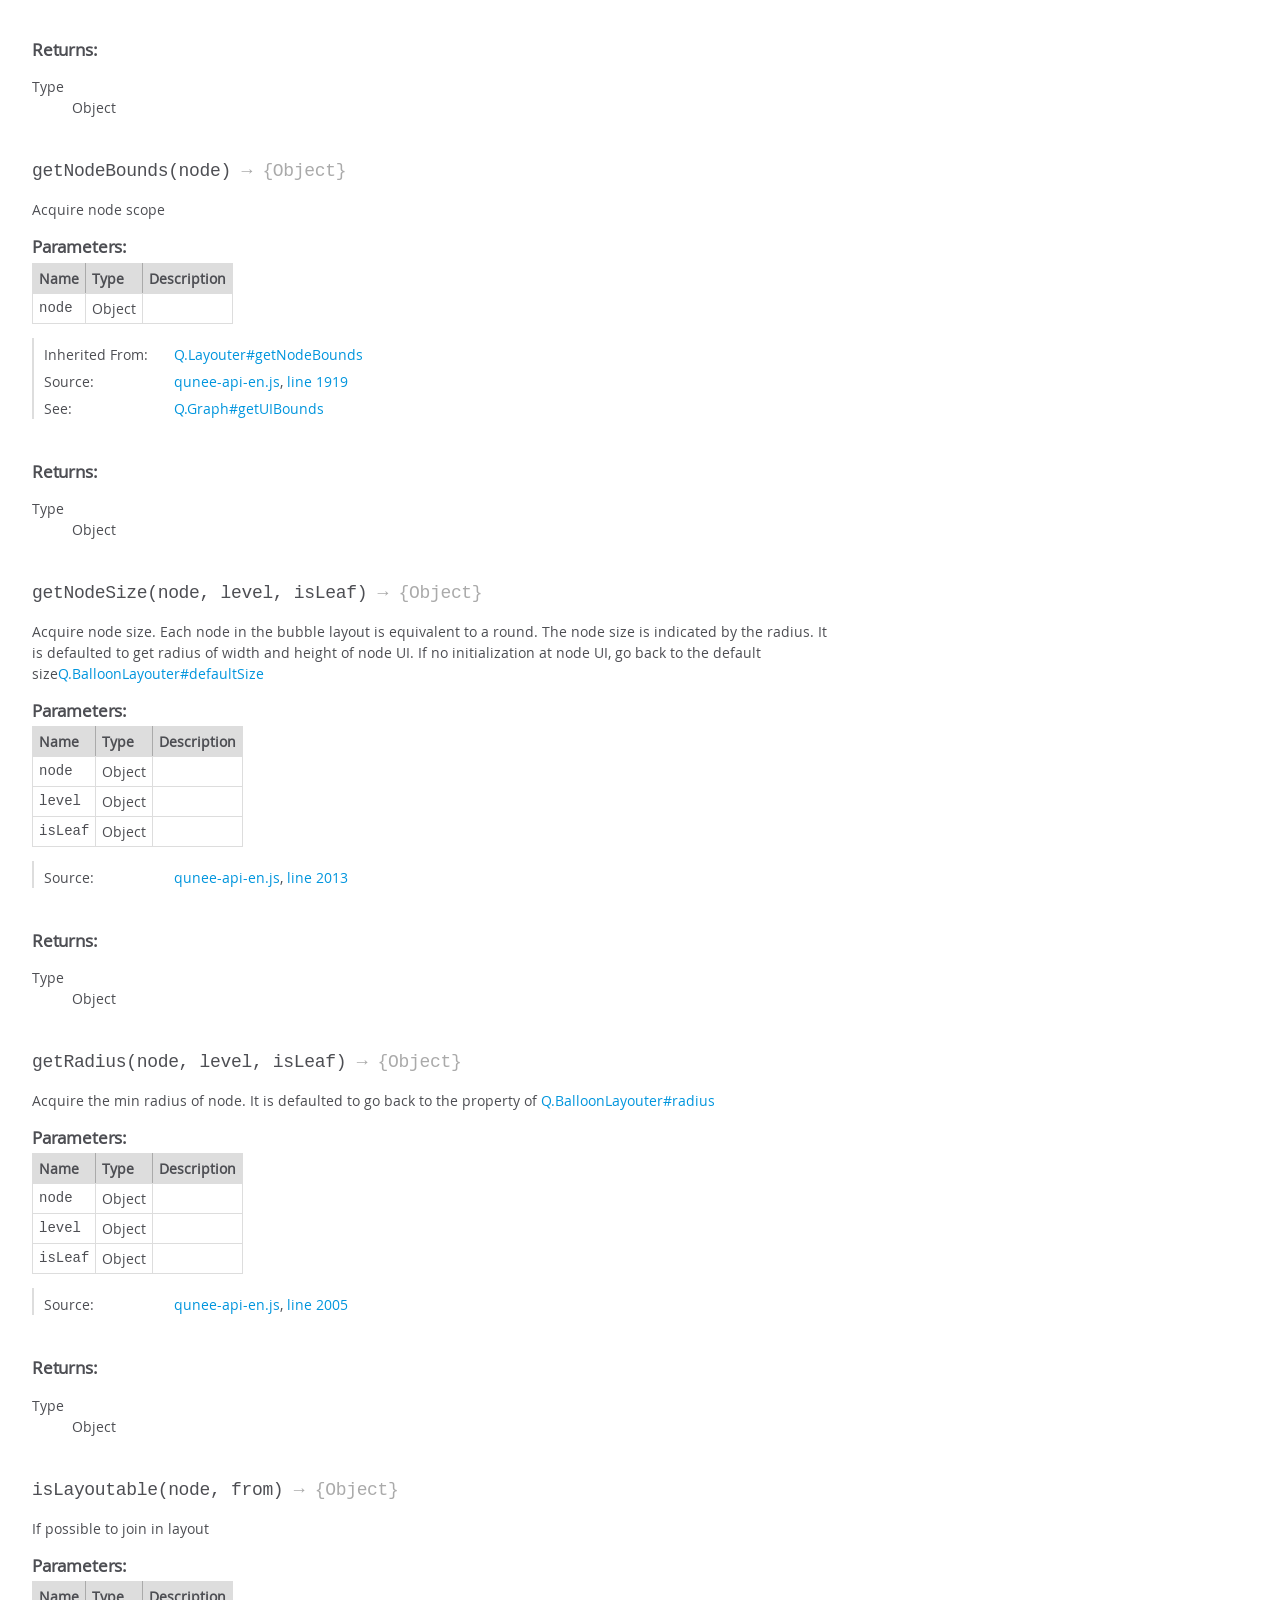
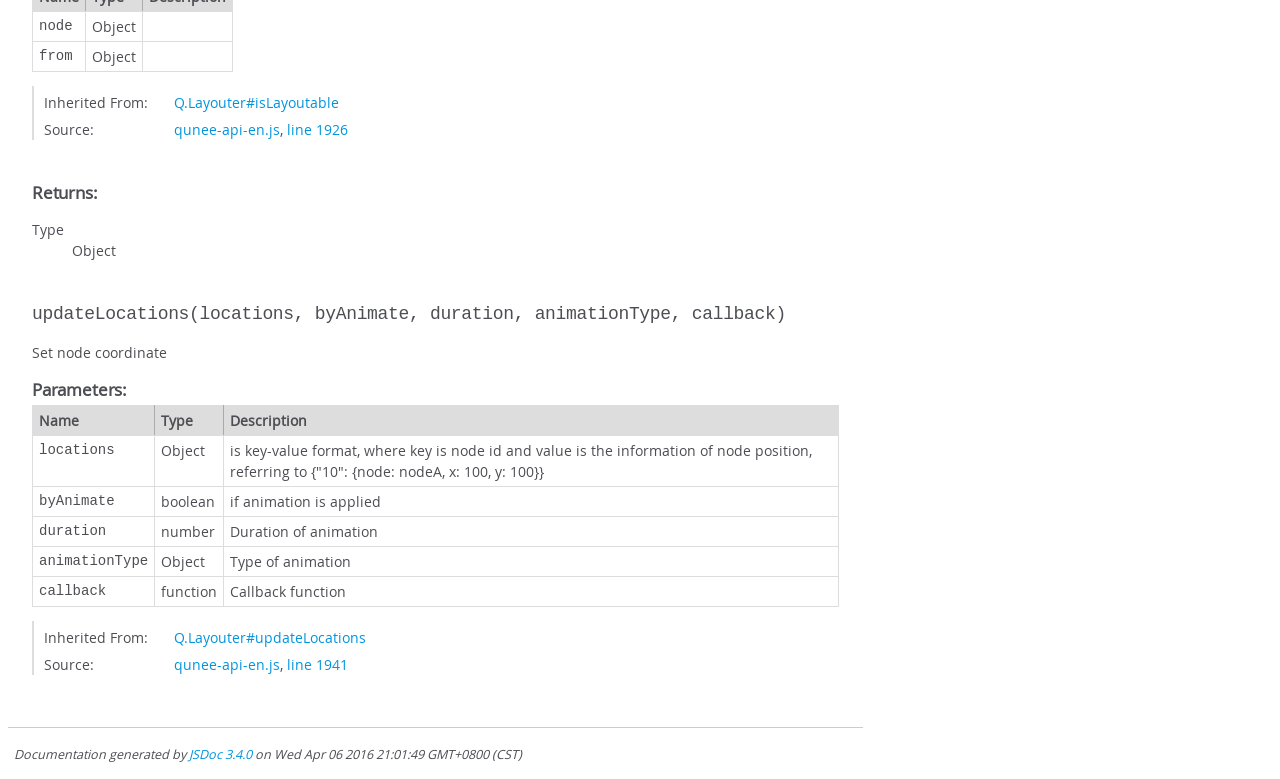
<file: qunee/jsdoc-en/Q.BalloonLayouter.html>
<!DOCTYPE html>
<html lang="en">
<head>
    <meta charset="utf-8">
    <title>JSDoc: Class: BalloonLayouter</title>

    <script src="scripts/prettify/prettify.js"> </script>
    <script src="scripts/prettify/lang-css.js"> </script>
    <!--[if lt IE 9]>
      <script src="//html5shiv.googlecode.com/svn/trunk/html5.js"></script>
    <![endif]-->
    <link type="text/css" rel="stylesheet" href="styles/prettify-tomorrow.css">
    <link type="text/css" rel="stylesheet" href="styles/jsdoc-default.css">
</head>

<body>

<div id="main">

    <h1 class="page-title">Class: BalloonLayouter</h1>

    




<section>

<header>
    
        <h2>
            <span class="ancestors"><a href="Q.html">Q</a>.</span>BalloonLayouter</h2>
        
    
</header>

<article>
    <div class="container-overview">
    
        

    

    <h4 class="name" id="BalloonLayouter"><span class="type-signature"></span>new BalloonLayouter<span class="signature">(graph, radius, gap, startAngle)</span><span class="type-signature"></span></h4>

    



<div class="description">
    Bubble layouter
Bubble layout is similar to tree layout, which is applicable for expression of tree graph. The layout is arranged in a round and is a high efficiency type of layout
</div>









    <h5>Parameters:</h5>
    

<table class="params">
    <thead>
    <tr>
        
        <th>Name</th>
        

        <th>Type</th>

        

        

        <th class="last">Description</th>
    </tr>
    </thead>

    <tbody>
    

        <tr>
            
                <td class="name"><code>graph</code></td>
            

            <td class="type">
            
                
<span class="param-type"><a href="Q.Graph.html">Q.Graph</a></span>


            
            </td>

            

            

            <td class="description last"></td>
        </tr>

    

        <tr>
            
                <td class="name"><code>radius</code></td>
            

            <td class="type">
            
                
<span class="param-type">Object</span>


            
            </td>

            

            

            <td class="description last"></td>
        </tr>

    

        <tr>
            
                <td class="name"><code>gap</code></td>
            

            <td class="type">
            
                
<span class="param-type">Object</span>


            
            </td>

            

            

            <td class="description last"></td>
        </tr>

    

        <tr>
            
                <td class="name"><code>startAngle</code></td>
            

            <td class="type">
            
                
<span class="param-type">Object</span>


            
            </td>

            

            

            <td class="description last"></td>
        </tr>

    
    </tbody>
</table>






<dl class="details">

    

    

    

    

    

    

    

    

    

    

    

    

    
    <dt class="tag-source">Source:</dt>
    <dd class="tag-source"><ul class="dummy"><li>
        <a href="qunee-api-en.js.html">qunee-api-en.js</a>, <a href="qunee-api-en.js.html#line1966">line 1966</a>
    </li></ul></dd>
    

    

    

    
</dl>
















    
    </div>

    
        <h3 class="subsection-title">Extends</h3>

        


    <ul>
        <li><a href="Q.Layouter.html">Q.Layouter</a></li>
    </ul>


    

    

    

     

    

    
        <h3 class="subsection-title">Members</h3>

        
            
<h4 class="name" id="angleSpacing"><span class="type-signature"></span>angleSpacing<span class="type-signature"> :string</span></h4>




<div class="description">
    Types of angle distribution include separately the distribution according to needs and average distribution: <a href="Q.Consts.html#.ANGLE_SPACING_PROPORTIONAL">Q.Consts.ANGLE_SPACING_PROPORTIONAL</a>, <a href="Q.Consts.html#.ANGLE_SPACING_REGULAR">Q.Consts.ANGLE_SPACING_REGULAR</a>
</div>



    <h5>Type:</h5>
    <ul>
        <li>
            
<span class="param-type">string</span>


        </li>
    </ul>





<dl class="details">

    

    

    

    

    

    

    

    

    

    

    

    

    
    <dt class="tag-source">Source:</dt>
    <dd class="tag-source"><ul class="dummy"><li>
        <a href="qunee-api-en.js.html">qunee-api-en.js</a>, <a href="qunee-api-en.js.html#line1972">line 1972</a>
    </li></ul></dd>
    

    

    

    
</dl>






        
            
<h4 class="name" id="defaultSize"><span class="type-signature"></span>defaultSize<span class="type-signature"> :number</span></h4>




<div class="description">
    Node default size (radius). Each node in the bubble layout is equivalent to a round. The node size is indicated by the radius. It is defaulted to get radius of width and height of node UI. If no initialization at node UI, the default size will be obtained
</div>



    <h5>Type:</h5>
    <ul>
        <li>
            
<span class="param-type">number</span>


        </li>
    </ul>





<dl class="details">

    

    

    

    

    

    

    

    

    

    

    

    

    
    <dt class="tag-source">Source:</dt>
    <dd class="tag-source"><ul class="dummy"><li>
        <a href="qunee-api-en.js.html">qunee-api-en.js</a>, <a href="qunee-api-en.js.html#line1997">line 1997</a>
    </li></ul></dd>
    

    

    

    
</dl>






        
            
<h4 class="name" id="gap"><span class="type-signature"></span>gap<span class="type-signature"> :number</span></h4>




<div class="description">
    Default gaps are used to control the distance among adjacent nodes
</div>



    <h5>Type:</h5>
    <ul>
        <li>
            
<span class="param-type">number</span>


        </li>
    </ul>





<dl class="details">

    

    

    

    

    

    

    

    

    

    

    

    

    
    <dt class="tag-source">Source:</dt>
    <dd class="tag-source"><ul class="dummy"><li>
        <a href="qunee-api-en.js.html">qunee-api-en.js</a>, <a href="qunee-api-en.js.html#line1982">line 1982</a>
    </li></ul></dd>
    

    

    

    
</dl>






        
            
<h4 class="name" id="radius"><span class="type-signature"></span>radius<span class="type-signature"> :number</span></h4>




<div class="description">
    Min radius is used to control the min distance among the top and the bottom nodes
</div>



    <h5>Type:</h5>
    <ul>
        <li>
            
<span class="param-type">number</span>


        </li>
    </ul>





<dl class="details">

    

    

    

    

    

    

    

    

    

    

    

    

    
    <dt class="tag-source">Source:</dt>
    <dd class="tag-source"><ul class="dummy"><li>
        <a href="qunee-api-en.js.html">qunee-api-en.js</a>, <a href="qunee-api-en.js.html#line1987">line 1987</a>
    </li></ul></dd>
    

    

    

    
</dl>






        
            
<h4 class="name" id="radiusMode"><span class="type-signature"></span>radiusMode<span class="type-signature"> :string</span></h4>




<div class="description">
    Radius mode includes two kinds: <a href="Q.Consts.html#.RADIUS_MODE_UNIFORM">Q.Consts.RADIUS_MODE_UNIFORM</a>, <a href="Q.Consts.html#.RADIUS_MODE_VARIABLE">Q.Consts.RADIUS_MODE_VARIABLE</a>
</div>



    <h5>Type:</h5>
    <ul>
        <li>
            
<span class="param-type">string</span>


        </li>
    </ul>





<dl class="details">

    

    

    

    

    

    

    

    

    

    

    

    

    
    <dt class="tag-source">Source:</dt>
    <dd class="tag-source"><ul class="dummy"><li>
        <a href="qunee-api-en.js.html">qunee-api-en.js</a>, <a href="qunee-api-en.js.html#line1977">line 1977</a>
    </li></ul></dd>
    

    

    

    
</dl>






        
            
<h4 class="name" id="startAngle"><span class="type-signature"></span>startAngle<span class="type-signature"> :number</span></h4>




<div class="description">
    Start angle is used to rotate the entire layout
</div>



    <h5>Type:</h5>
    <ul>
        <li>
            
<span class="param-type">number</span>


        </li>
    </ul>





<dl class="details">

    

    

    

    

    

    

    

    

    

    

    

    

    
    <dt class="tag-source">Source:</dt>
    <dd class="tag-source"><ul class="dummy"><li>
        <a href="qunee-api-en.js.html">qunee-api-en.js</a>, <a href="qunee-api-en.js.html#line1992">line 1992</a>
    </li></ul></dd>
    

    

    

    
</dl>






        
    

    
        <h3 class="subsection-title">Methods</h3>

        
            

    

    <h4 class="name" id="doLayout"><span class="type-signature"></span>doLayout<span class="signature">(params, immediately)</span><span class="type-signature"> &rarr; {Object}</span></h4>

    



<div class="description">
    Start layout
</div>









    <h5>Parameters:</h5>
    

<table class="params">
    <thead>
    <tr>
        
        <th>Name</th>
        

        <th>Type</th>

        

        

        <th class="last">Description</th>
    </tr>
    </thead>

    <tbody>
    

        <tr>
            
                <td class="name"><code>params</code></td>
            

            <td class="type">
            
                
<span class="param-type">Object</span>


            
            </td>

            

            

            <td class="description last"></td>
        </tr>

    

        <tr>
            
                <td class="name"><code>immediately</code></td>
            

            <td class="type">
            
                
<span class="param-type">Object</span>


            
            </td>

            

            

            <td class="description last"></td>
        </tr>

    
    </tbody>
</table>






<dl class="details">

    

    

    
    <dt class="inherited-from">Inherited From:</dt>
    <dd class="inherited-from"><ul class="dummy"><li>
        <a href="Q.Layouter.html#doLayout">Q.Layouter#doLayout</a>
    </li></ul></dd>
    

    

    

    

    

    

    

    

    

    

    
    <dt class="tag-source">Source:</dt>
    <dd class="tag-source"><ul class="dummy"><li>
        <a href="qunee-api-en.js.html">qunee-api-en.js</a>, <a href="qunee-api-en.js.html#line1948">line 1948</a>
    </li></ul></dd>
    

    

    

    
</dl>













<h5>Returns:</h5>

        


<dl>
    <dt>
        Type
    </dt>
    <dd>
        
<span class="param-type">Object</span>


    </dd>
</dl>

    



        
            

    

    <h4 class="name" id="getGap"><span class="type-signature"></span>getGap<span class="signature">(node, level, isLeaf)</span><span class="type-signature"> &rarr; {Object}</span></h4>

    



<div class="description">
    Acquire the gap of adjacent nodes. It is defaulted to go back to the default gap <a href="Q.BalloonLayouter.html#gap">Q.BalloonLayouter#gap</a>
</div>









    <h5>Parameters:</h5>
    

<table class="params">
    <thead>
    <tr>
        
        <th>Name</th>
        

        <th>Type</th>

        

        

        <th class="last">Description</th>
    </tr>
    </thead>

    <tbody>
    

        <tr>
            
                <td class="name"><code>node</code></td>
            

            <td class="type">
            
                
<span class="param-type">Object</span>


            
            </td>

            

            

            <td class="description last"></td>
        </tr>

    

        <tr>
            
                <td class="name"><code>level</code></td>
            

            <td class="type">
            
                
<span class="param-type">Object</span>


            
            </td>

            

            

            <td class="description last"></td>
        </tr>

    

        <tr>
            
                <td class="name"><code>isLeaf</code></td>
            

            <td class="type">
            
                
<span class="param-type">Object</span>


            
            </td>

            

            

            <td class="description last"></td>
        </tr>

    
    </tbody>
</table>






<dl class="details">

    

    

    

    

    

    

    

    

    

    

    

    

    
    <dt class="tag-source">Source:</dt>
    <dd class="tag-source"><ul class="dummy"><li>
        <a href="qunee-api-en.js.html">qunee-api-en.js</a>, <a href="qunee-api-en.js.html#line2021">line 2021</a>
    </li></ul></dd>
    

    

    

    
</dl>













<h5>Returns:</h5>

        


<dl>
    <dt>
        Type
    </dt>
    <dd>
        
<span class="param-type">Object</span>


    </dd>
</dl>

    



        
            

    

    <h4 class="name" id="getLayoutResult"><span class="type-signature"></span>getLayoutResult<span class="signature">(params)</span><span class="type-signature"> &rarr; {Object}</span></h4>

    



<div class="description">
    Acquire layout result in following format {id: {x, y, node}}
</div>









    <h5>Parameters:</h5>
    

<table class="params">
    <thead>
    <tr>
        
        <th>Name</th>
        

        <th>Type</th>

        

        

        <th class="last">Description</th>
    </tr>
    </thead>

    <tbody>
    

        <tr>
            
                <td class="name"><code>params</code></td>
            

            <td class="type">
            
                
<span class="param-type">Object</span>


            
            </td>

            

            

            <td class="description last"></td>
        </tr>

    
    </tbody>
</table>






<dl class="details">

    

    

    
    <dt class="inherited-from">Inherited From:</dt>
    <dd class="inherited-from"><ul class="dummy"><li>
        <a href="Q.Layouter.html#getLayoutResult">Q.Layouter#getLayoutResult</a>
    </li></ul></dd>
    

    

    

    

    

    

    

    

    

    

    
    <dt class="tag-source">Source:</dt>
    <dd class="tag-source"><ul class="dummy"><li>
        <a href="qunee-api-en.js.html">qunee-api-en.js</a>, <a href="qunee-api-en.js.html#line1932">line 1932</a>
    </li></ul></dd>
    

    

    

    
</dl>













<h5>Returns:</h5>

        


<dl>
    <dt>
        Type
    </dt>
    <dd>
        
<span class="param-type">Object</span>


    </dd>
</dl>

    



        
            

    

    <h4 class="name" id="getNodeBounds"><span class="type-signature"></span>getNodeBounds<span class="signature">(node)</span><span class="type-signature"> &rarr; {Object}</span></h4>

    



<div class="description">
    Acquire node scope
</div>









    <h5>Parameters:</h5>
    

<table class="params">
    <thead>
    <tr>
        
        <th>Name</th>
        

        <th>Type</th>

        

        

        <th class="last">Description</th>
    </tr>
    </thead>

    <tbody>
    

        <tr>
            
                <td class="name"><code>node</code></td>
            

            <td class="type">
            
                
<span class="param-type">Object</span>


            
            </td>

            

            

            <td class="description last"></td>
        </tr>

    
    </tbody>
</table>






<dl class="details">

    

    

    
    <dt class="inherited-from">Inherited From:</dt>
    <dd class="inherited-from"><ul class="dummy"><li>
        <a href="Q.Layouter.html#getNodeBounds">Q.Layouter#getNodeBounds</a>
    </li></ul></dd>
    

    

    

    

    

    

    

    

    

    

    
    <dt class="tag-source">Source:</dt>
    <dd class="tag-source"><ul class="dummy"><li>
        <a href="qunee-api-en.js.html">qunee-api-en.js</a>, <a href="qunee-api-en.js.html#line1919">line 1919</a>
    </li></ul></dd>
    

    

    
    <dt class="tag-see">See:</dt>
    <dd class="tag-see">
        <ul>
            <li><a href="Q.Graph.html#getUIBounds">Q.Graph#getUIBounds</a></li>
        </ul>
    </dd>
    

    
</dl>













<h5>Returns:</h5>

        


<dl>
    <dt>
        Type
    </dt>
    <dd>
        
<span class="param-type">Object</span>


    </dd>
</dl>

    



        
            

    

    <h4 class="name" id="getNodeSize"><span class="type-signature"></span>getNodeSize<span class="signature">(node, level, isLeaf)</span><span class="type-signature"> &rarr; {Object}</span></h4>

    



<div class="description">
    Acquire node size. Each node in the bubble layout is equivalent to a round. The node size is indicated by the radius. It is defaulted to get radius of width and height of node UI. If no initialization at node UI, go back to the default size<a href="Q.BalloonLayouter.html#defaultSize">Q.BalloonLayouter#defaultSize</a>
</div>









    <h5>Parameters:</h5>
    

<table class="params">
    <thead>
    <tr>
        
        <th>Name</th>
        

        <th>Type</th>

        

        

        <th class="last">Description</th>
    </tr>
    </thead>

    <tbody>
    

        <tr>
            
                <td class="name"><code>node</code></td>
            

            <td class="type">
            
                
<span class="param-type">Object</span>


            
            </td>

            

            

            <td class="description last"></td>
        </tr>

    

        <tr>
            
                <td class="name"><code>level</code></td>
            

            <td class="type">
            
                
<span class="param-type">Object</span>


            
            </td>

            

            

            <td class="description last"></td>
        </tr>

    

        <tr>
            
                <td class="name"><code>isLeaf</code></td>
            

            <td class="type">
            
                
<span class="param-type">Object</span>


            
            </td>

            

            

            <td class="description last"></td>
        </tr>

    
    </tbody>
</table>






<dl class="details">

    

    

    

    

    

    

    

    

    

    

    

    

    
    <dt class="tag-source">Source:</dt>
    <dd class="tag-source"><ul class="dummy"><li>
        <a href="qunee-api-en.js.html">qunee-api-en.js</a>, <a href="qunee-api-en.js.html#line2013">line 2013</a>
    </li></ul></dd>
    

    

    

    
</dl>













<h5>Returns:</h5>

        


<dl>
    <dt>
        Type
    </dt>
    <dd>
        
<span class="param-type">Object</span>


    </dd>
</dl>

    



        
            

    

    <h4 class="name" id="getRadius"><span class="type-signature"></span>getRadius<span class="signature">(node, level, isLeaf)</span><span class="type-signature"> &rarr; {Object}</span></h4>

    



<div class="description">
    Acquire the min radius of node. It is defaulted to go back to the property of <a href="Q.BalloonLayouter.html#radius">Q.BalloonLayouter#radius</a>
</div>









    <h5>Parameters:</h5>
    

<table class="params">
    <thead>
    <tr>
        
        <th>Name</th>
        

        <th>Type</th>

        

        

        <th class="last">Description</th>
    </tr>
    </thead>

    <tbody>
    

        <tr>
            
                <td class="name"><code>node</code></td>
            

            <td class="type">
            
                
<span class="param-type">Object</span>


            
            </td>

            

            

            <td class="description last"></td>
        </tr>

    

        <tr>
            
                <td class="name"><code>level</code></td>
            

            <td class="type">
            
                
<span class="param-type">Object</span>


            
            </td>

            

            

            <td class="description last"></td>
        </tr>

    

        <tr>
            
                <td class="name"><code>isLeaf</code></td>
            

            <td class="type">
            
                
<span class="param-type">Object</span>


            
            </td>

            

            

            <td class="description last"></td>
        </tr>

    
    </tbody>
</table>






<dl class="details">

    

    

    

    

    

    

    

    

    

    

    

    

    
    <dt class="tag-source">Source:</dt>
    <dd class="tag-source"><ul class="dummy"><li>
        <a href="qunee-api-en.js.html">qunee-api-en.js</a>, <a href="qunee-api-en.js.html#line2005">line 2005</a>
    </li></ul></dd>
    

    

    

    
</dl>













<h5>Returns:</h5>

        


<dl>
    <dt>
        Type
    </dt>
    <dd>
        
<span class="param-type">Object</span>


    </dd>
</dl>

    



        
            

    

    <h4 class="name" id="isLayoutable"><span class="type-signature"></span>isLayoutable<span class="signature">(node, from)</span><span class="type-signature"> &rarr; {Object}</span></h4>

    



<div class="description">
    If possible to join in layout
</div>









    <h5>Parameters:</h5>
    

<table class="params">
    <thead>
    <tr>
        
        <th>Name</th>
        

        <th>Type</th>

        

        

        <th class="last">Description</th>
    </tr>
    </thead>

    <tbody>
    

        <tr>
            
                <td class="name"><code>node</code></td>
            

            <td class="type">
            
                
<span class="param-type">Object</span>


            
            </td>

            

            

            <td class="description last"></td>
        </tr>

    

        <tr>
            
                <td class="name"><code>from</code></td>
            

            <td class="type">
            
                
<span class="param-type">Object</span>


            
            </td>

            

            

            <td class="description last"></td>
        </tr>

    
    </tbody>
</table>






<dl class="details">

    

    

    
    <dt class="inherited-from">Inherited From:</dt>
    <dd class="inherited-from"><ul class="dummy"><li>
        <a href="Q.Layouter.html#isLayoutable">Q.Layouter#isLayoutable</a>
    </li></ul></dd>
    

    

    

    

    

    

    

    

    

    

    
    <dt class="tag-source">Source:</dt>
    <dd class="tag-source"><ul class="dummy"><li>
        <a href="qunee-api-en.js.html">qunee-api-en.js</a>, <a href="qunee-api-en.js.html#line1926">line 1926</a>
    </li></ul></dd>
    

    

    

    
</dl>













<h5>Returns:</h5>

        


<dl>
    <dt>
        Type
    </dt>
    <dd>
        
<span class="param-type">Object</span>


    </dd>
</dl>

    



        
            

    

    <h4 class="name" id="updateLocations"><span class="type-signature"></span>updateLocations<span class="signature">(locations, byAnimate, duration, animationType, callback)</span><span class="type-signature"></span></h4>

    



<div class="description">
    Set node coordinate
</div>









    <h5>Parameters:</h5>
    

<table class="params">
    <thead>
    <tr>
        
        <th>Name</th>
        

        <th>Type</th>

        

        

        <th class="last">Description</th>
    </tr>
    </thead>

    <tbody>
    

        <tr>
            
                <td class="name"><code>locations</code></td>
            

            <td class="type">
            
                
<span class="param-type">Object</span>


            
            </td>

            

            

            <td class="description last">is key-value format, where key is node id and value is the information of node position, referring to {"10": {node: nodeA, x: 100, y: 100}}</td>
        </tr>

    

        <tr>
            
                <td class="name"><code>byAnimate</code></td>
            

            <td class="type">
            
                
<span class="param-type">boolean</span>


            
            </td>

            

            

            <td class="description last">if animation is applied</td>
        </tr>

    

        <tr>
            
                <td class="name"><code>duration</code></td>
            

            <td class="type">
            
                
<span class="param-type">number</span>


            
            </td>

            

            

            <td class="description last">Duration of animation</td>
        </tr>

    

        <tr>
            
                <td class="name"><code>animationType</code></td>
            

            <td class="type">
            
                
<span class="param-type">Object</span>


            
            </td>

            

            

            <td class="description last">Type of animation</td>
        </tr>

    

        <tr>
            
                <td class="name"><code>callback</code></td>
            

            <td class="type">
            
                
<span class="param-type">function</span>


            
            </td>

            

            

            <td class="description last">Callback function</td>
        </tr>

    
    </tbody>
</table>






<dl class="details">

    

    

    
    <dt class="inherited-from">Inherited From:</dt>
    <dd class="inherited-from"><ul class="dummy"><li>
        <a href="Q.Layouter.html#updateLocations">Q.Layouter#updateLocations</a>
    </li></ul></dd>
    

    

    

    

    

    

    

    

    

    

    
    <dt class="tag-source">Source:</dt>
    <dd class="tag-source"><ul class="dummy"><li>
        <a href="qunee-api-en.js.html">qunee-api-en.js</a>, <a href="qunee-api-en.js.html#line1941">line 1941</a>
    </li></ul></dd>
    

    

    

    
</dl>
















        
    

    

    
</article>

</section>




</div>

<nav>
    <h2><a href="index.html">Home</a></h2><h3>Classes</h3><ul><li><a href="Q.BalloonLayouter.html">BalloonLayouter</a></li><li><a href="Q.BaseUI.html">BaseUI</a></li><li><a href="Q.Bus.html">Bus</a></li><li><a href="Q.CreateEdgeInteraction.html">CreateEdgeInteraction</a></li><li><a href="Q.CreateLineInteraction.html">CreateLineInteraction</a></li><li><a href="Q.CreateShapeInteraction.html">CreateShapeInteraction</a></li><li><a href="Q.CreateSimpleEdgeInteraction.html">CreateSimpleEdgeInteraction</a></li><li><a href="Q.Data.html">Data</a></li><li><a href="Q.DataModel.html">DataModel</a></li><li><a href="Q.Dispatcher.html">Dispatcher</a></li><li><a href="Q.DoubleClickInteraction.html">DoubleClickInteraction</a></li><li><a href="Q.DragSupport.html">DragSupport</a></li><li><a href="Q.DrawableInteraction.html">DrawableInteraction</a></li><li><a href="Q.DrawPathInteraction.html">DrawPathInteraction</a></li><li><a href="Q.Edge.html">Edge</a></li><li><a href="Q.EdgeBundle.html">EdgeBundle</a></li><li><a href="Q.EdgeUI.html">EdgeUI</a></li><li><a href="Q.EditInteraction.html">EditInteraction</a></li><li><a href="Q.Element.html">Element</a></li><li><a href="Q.ElementUI.html">ElementUI</a></li><li><a href="Q.Event.html">Event</a></li><li><a href="Q.ExportInteraction.html">ExportInteraction</a></li><li><a href="Q.Gradient.html">Gradient</a></li><li><a href="Q.Graph.html">Graph</a></li><li><a href="Q.GraphModel.html">GraphModel</a></li><li><a href="Q.Group.html">Group</a></li><li><a href="Q.Handler.html">Handler</a></li><li><a href="Q.HashList.html">HashList</a></li><li><a href="Q.ImageUI.html">ImageUI</a></li><li><a href="Q.Insets.html">Insets</a></li><li><a href="Q.InteractionEvent.html">InteractionEvent</a></li><li><a href="Q.LabelEditor.html">LabelEditor</a></li><li><a href="Q.LabelUI.html">LabelUI</a></li><li><a href="Q.Layouter.html">Layouter</a></li><li><a href="Q.ListEvent.html">ListEvent</a></li><li><a href="Q.MoveInteraction.html">MoveInteraction</a></li><li><a href="Q.Node.html">Node</a></li><li><a href="Q.NodeUI.html">NodeUI</a></li><li><a href="Q.PanInteraction.html">PanInteraction</a></li><li><a href="Q.Path.html">Path</a></li><li><a href="Q.PathSegment.html">PathSegment</a></li><li><a href="Q.Point.html">Point</a></li><li><a href="Q.PointsInteraction.html">PointsInteraction</a></li><li><a href="Q.Position.html">Position</a></li><li><a href="Q.PropertyChangeEvent.html">PropertyChangeEvent</a></li><li><a href="Q.Rect.html">Rect</a></li><li><a href="Q.RectangleSelectionInteraction.html">RectangleSelectionInteraction</a></li><li><a href="Q.RectangleSelectionInteractionByRightButton.html">RectangleSelectionInteractionByRightButton</a></li><li><a href="Q.ResizeInteraction.html">ResizeInteraction</a></li><li><a href="Q.SelectionInteraction.html">SelectionInteraction</a></li><li><a href="Q.SelectionModel.html">SelectionModel</a></li><li><a href="Q.ShapeNode.html">ShapeNode</a></li><li><a href="Q.Size.html">Size</a></li><li><a href="Q.SpringLayouter.html">SpringLayouter</a></li><li><a href="Q.Text.html">Text</a></li><li><a href="Q.TooltipInteraction.html">TooltipInteraction</a></li><li><a href="Q.TreeLayouter.html">TreeLayouter</a></li><li><a href="Q.WheelZoomInteraction.html">WheelZoomInteraction</a></li></ul><h3>Namespaces</h3><ul><li><a href="Q.html">Q</a></li><li><a href="Q.Consts.html">Consts</a></li><li><a href="Q.Defaults.html">Defaults</a></li><li><a href="Q.DefaultStyles.html">DefaultStyles</a></li><li><a href="Q.IDrawable.html">IDrawable</a></li><li><a href="Q.IListener.html">IListener</a></li><li><a href="Q.Shapes.html">Shapes</a></li><li><a href="Q.Styles.html">Styles</a></li></ul>
</nav>

<br class="clear">

<footer>
    Documentation generated by <a href="https://github.com/jsdoc3/jsdoc">JSDoc 3.4.0</a> on Wed Apr 06 2016 21:01:49 GMT+0800 (CST)
</footer>

<script> prettyPrint(); </script>
<script src="scripts/linenumber.js"> </script>
</body>
</html>
</file>
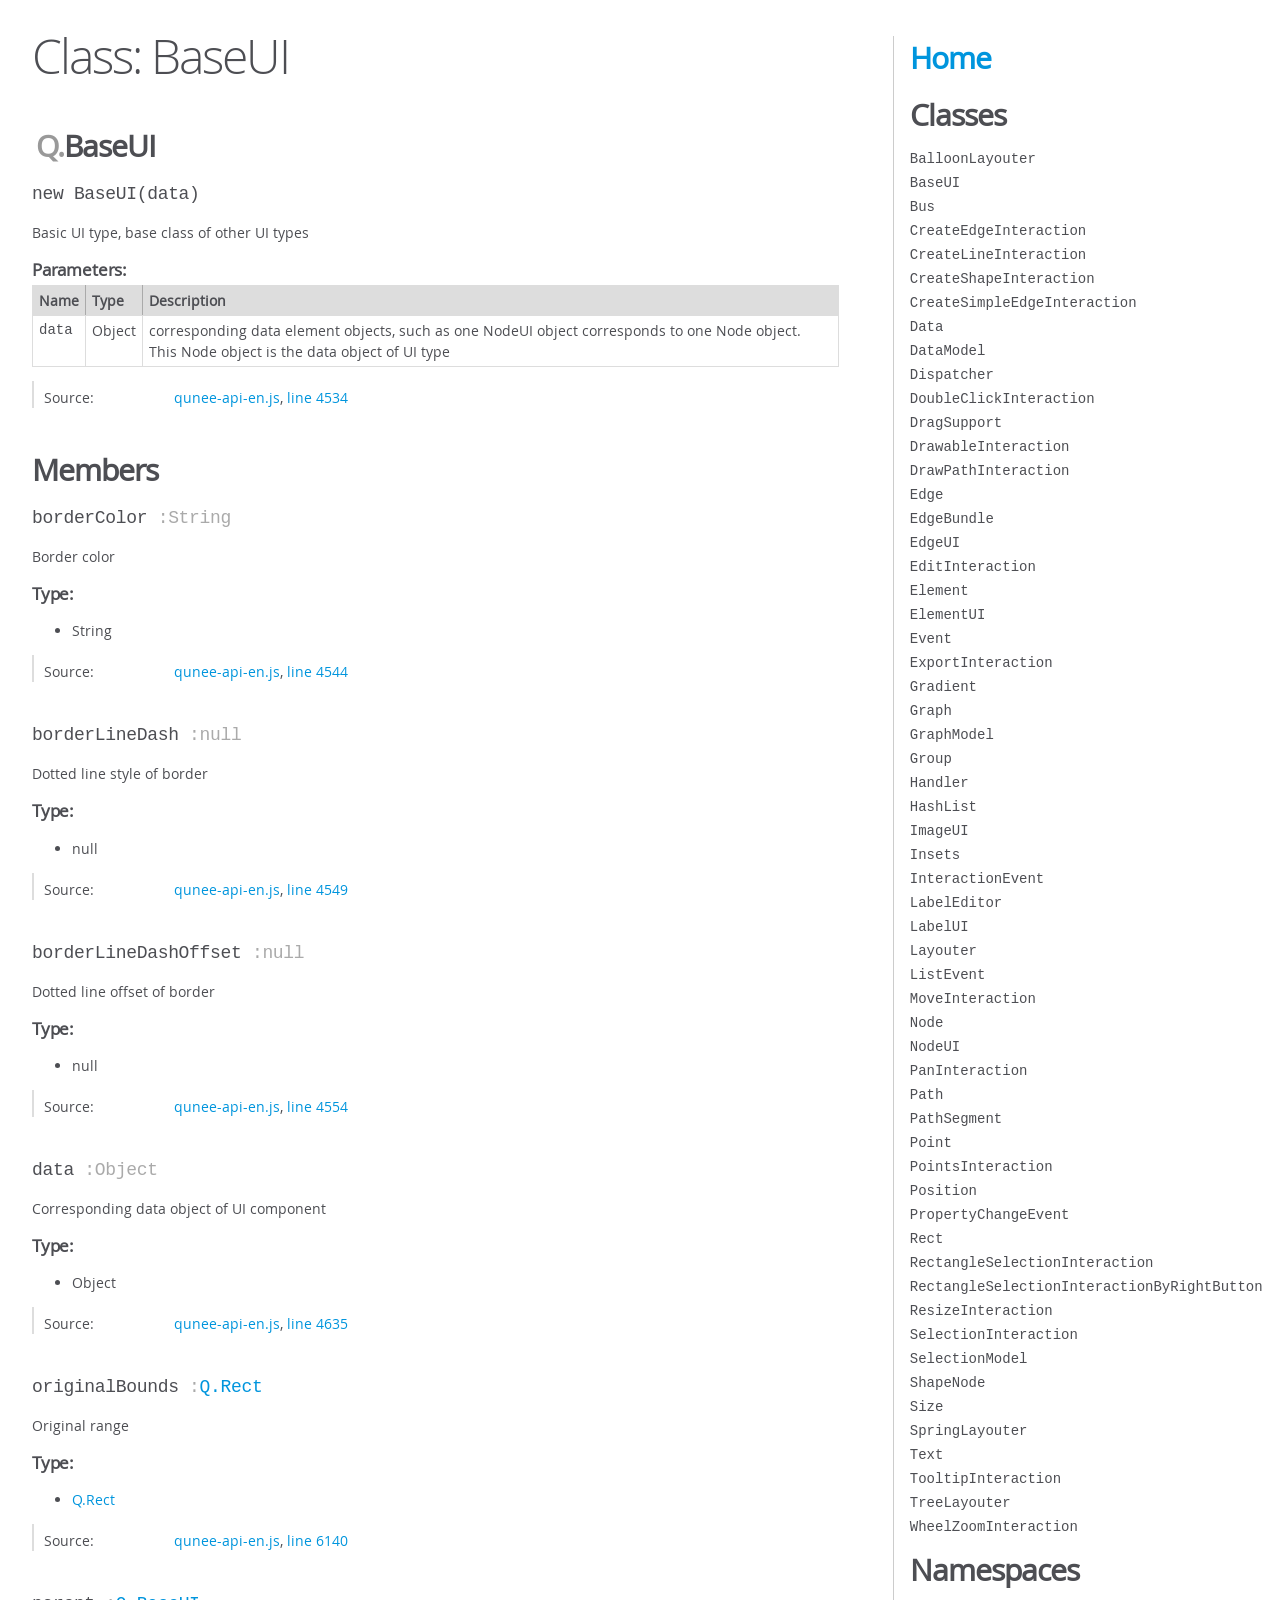
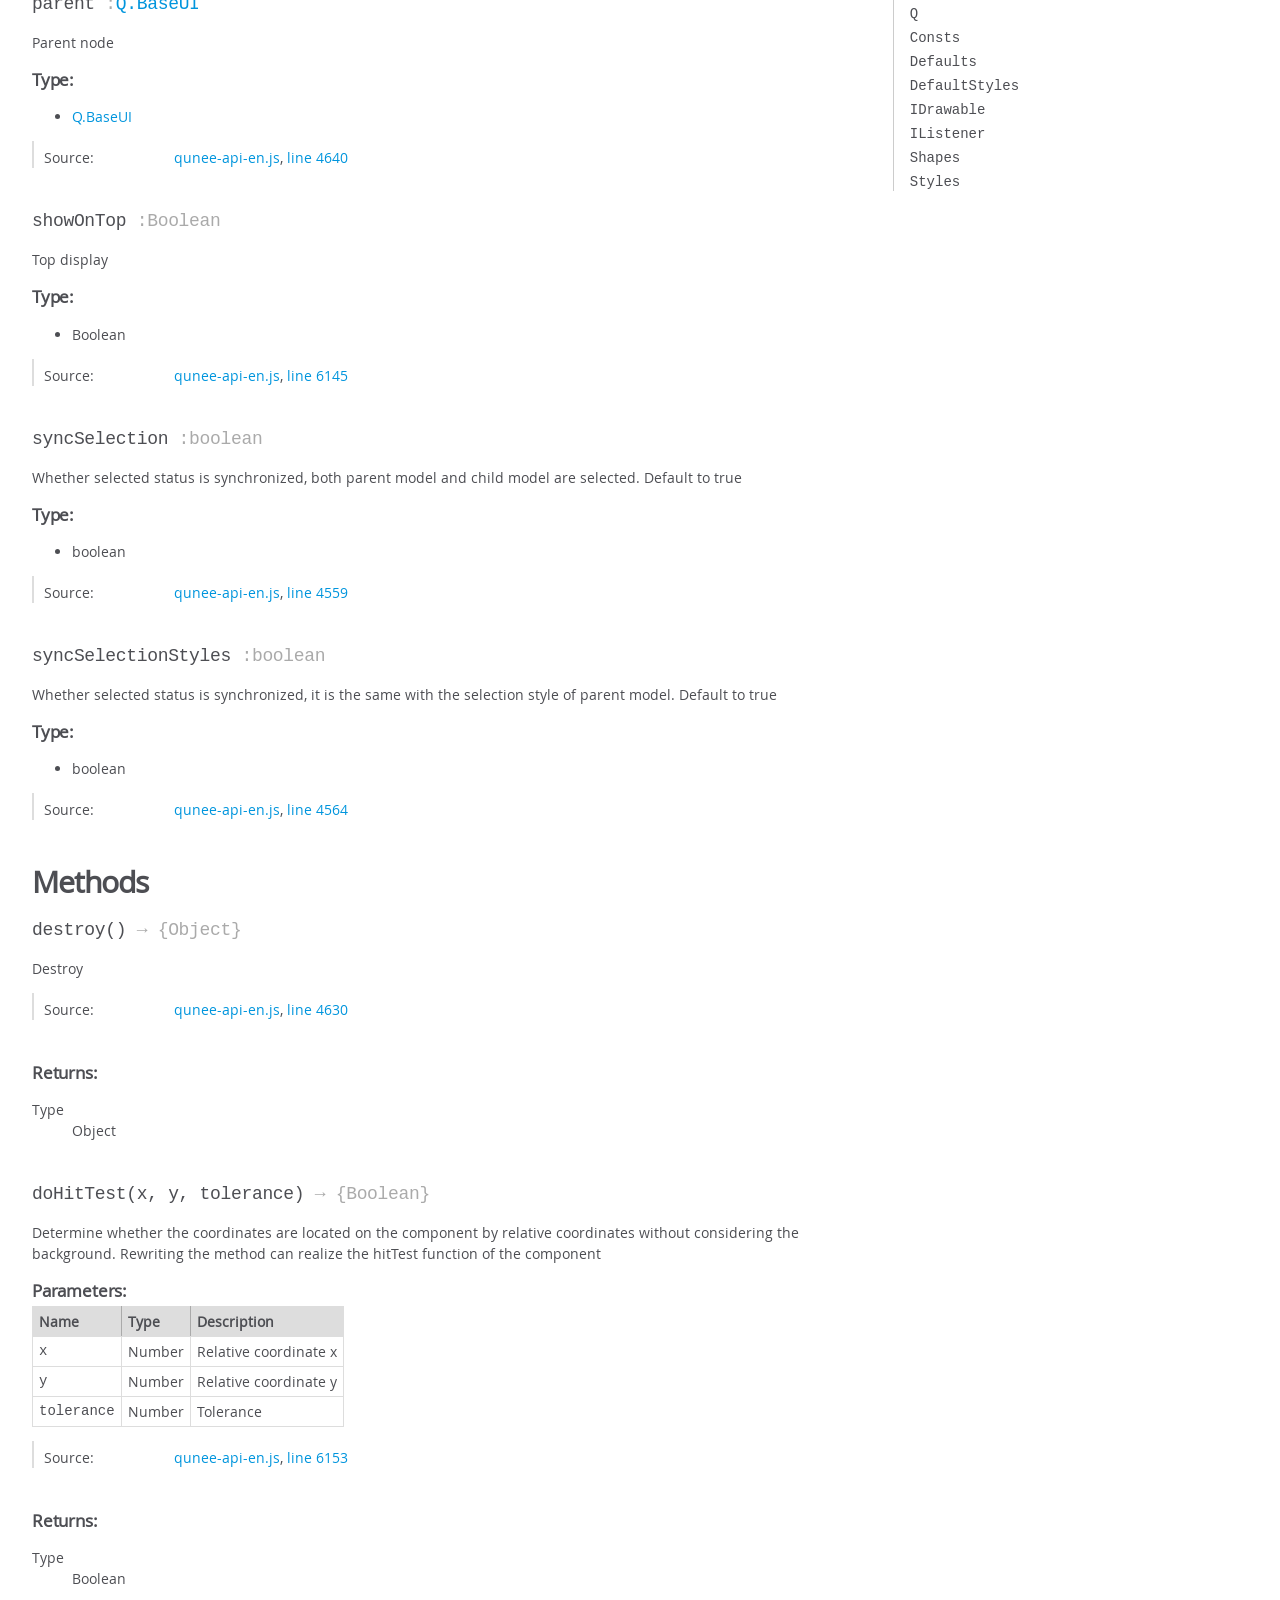
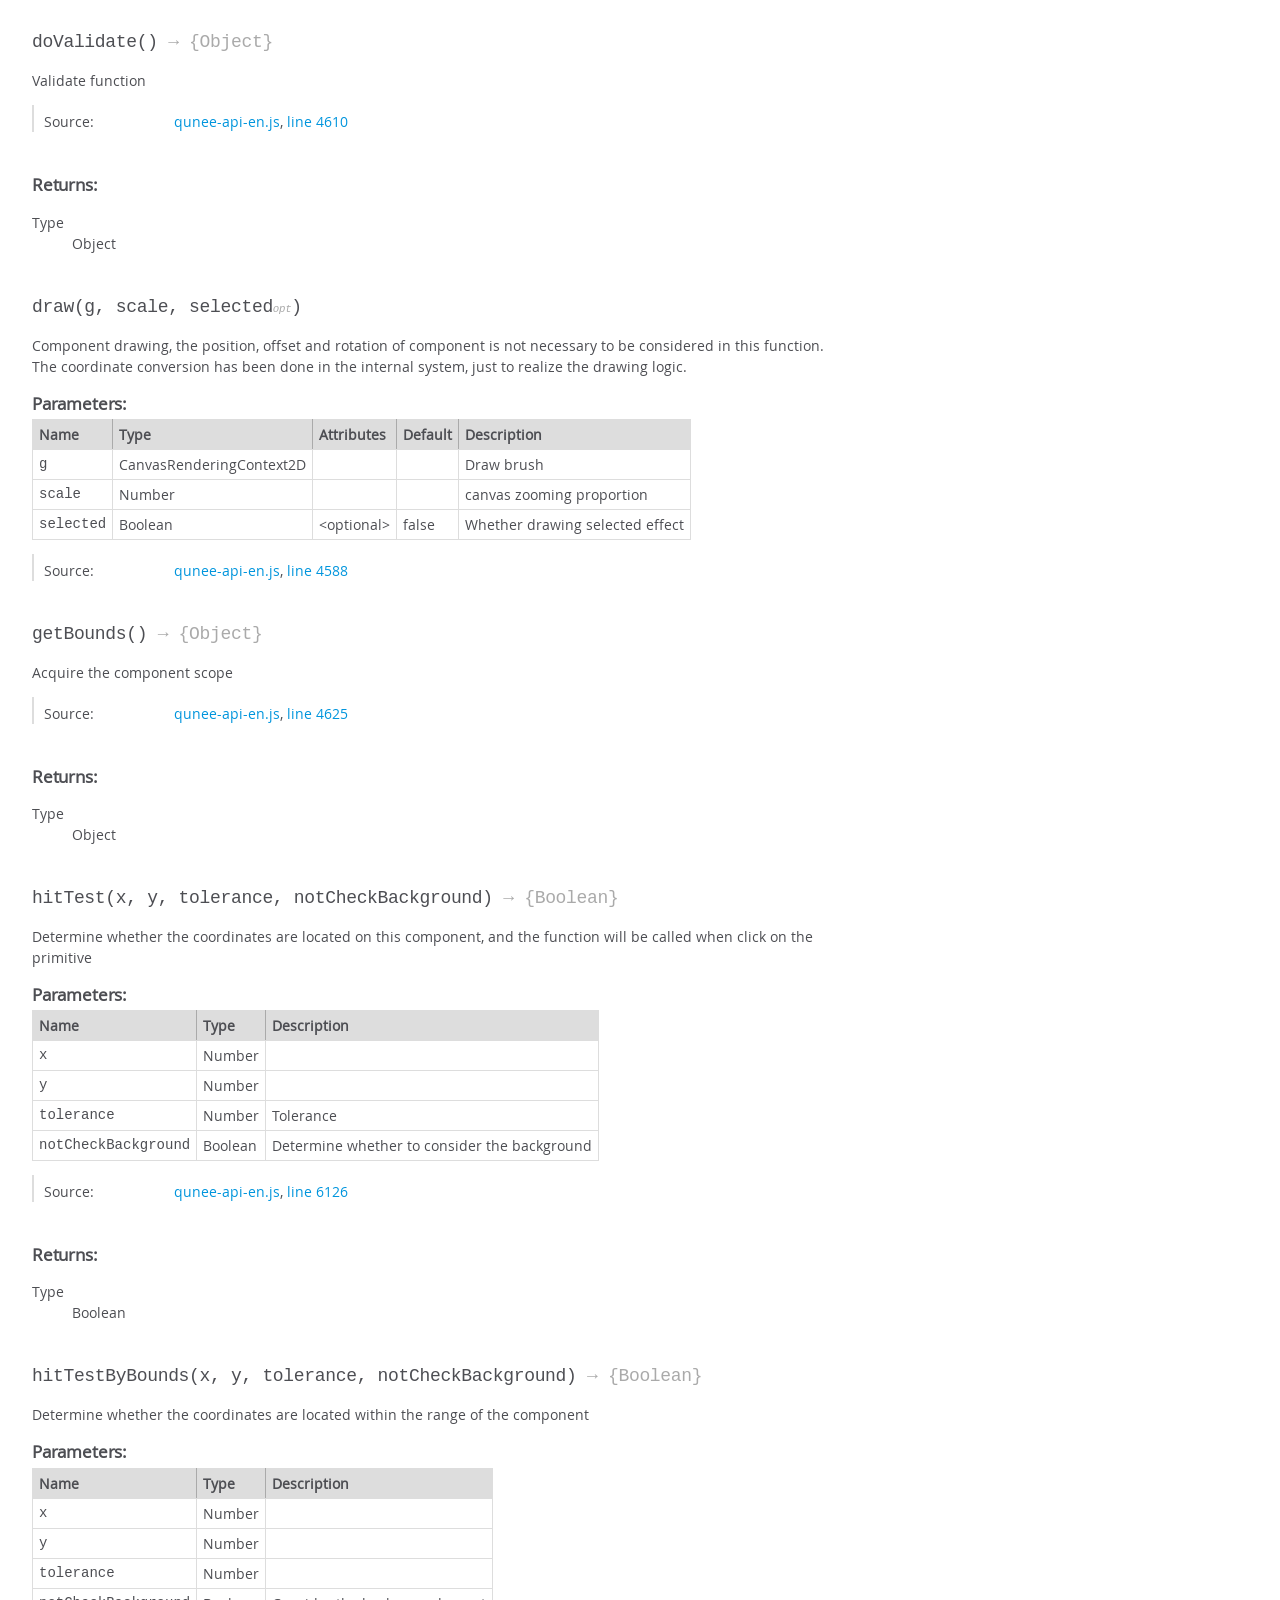
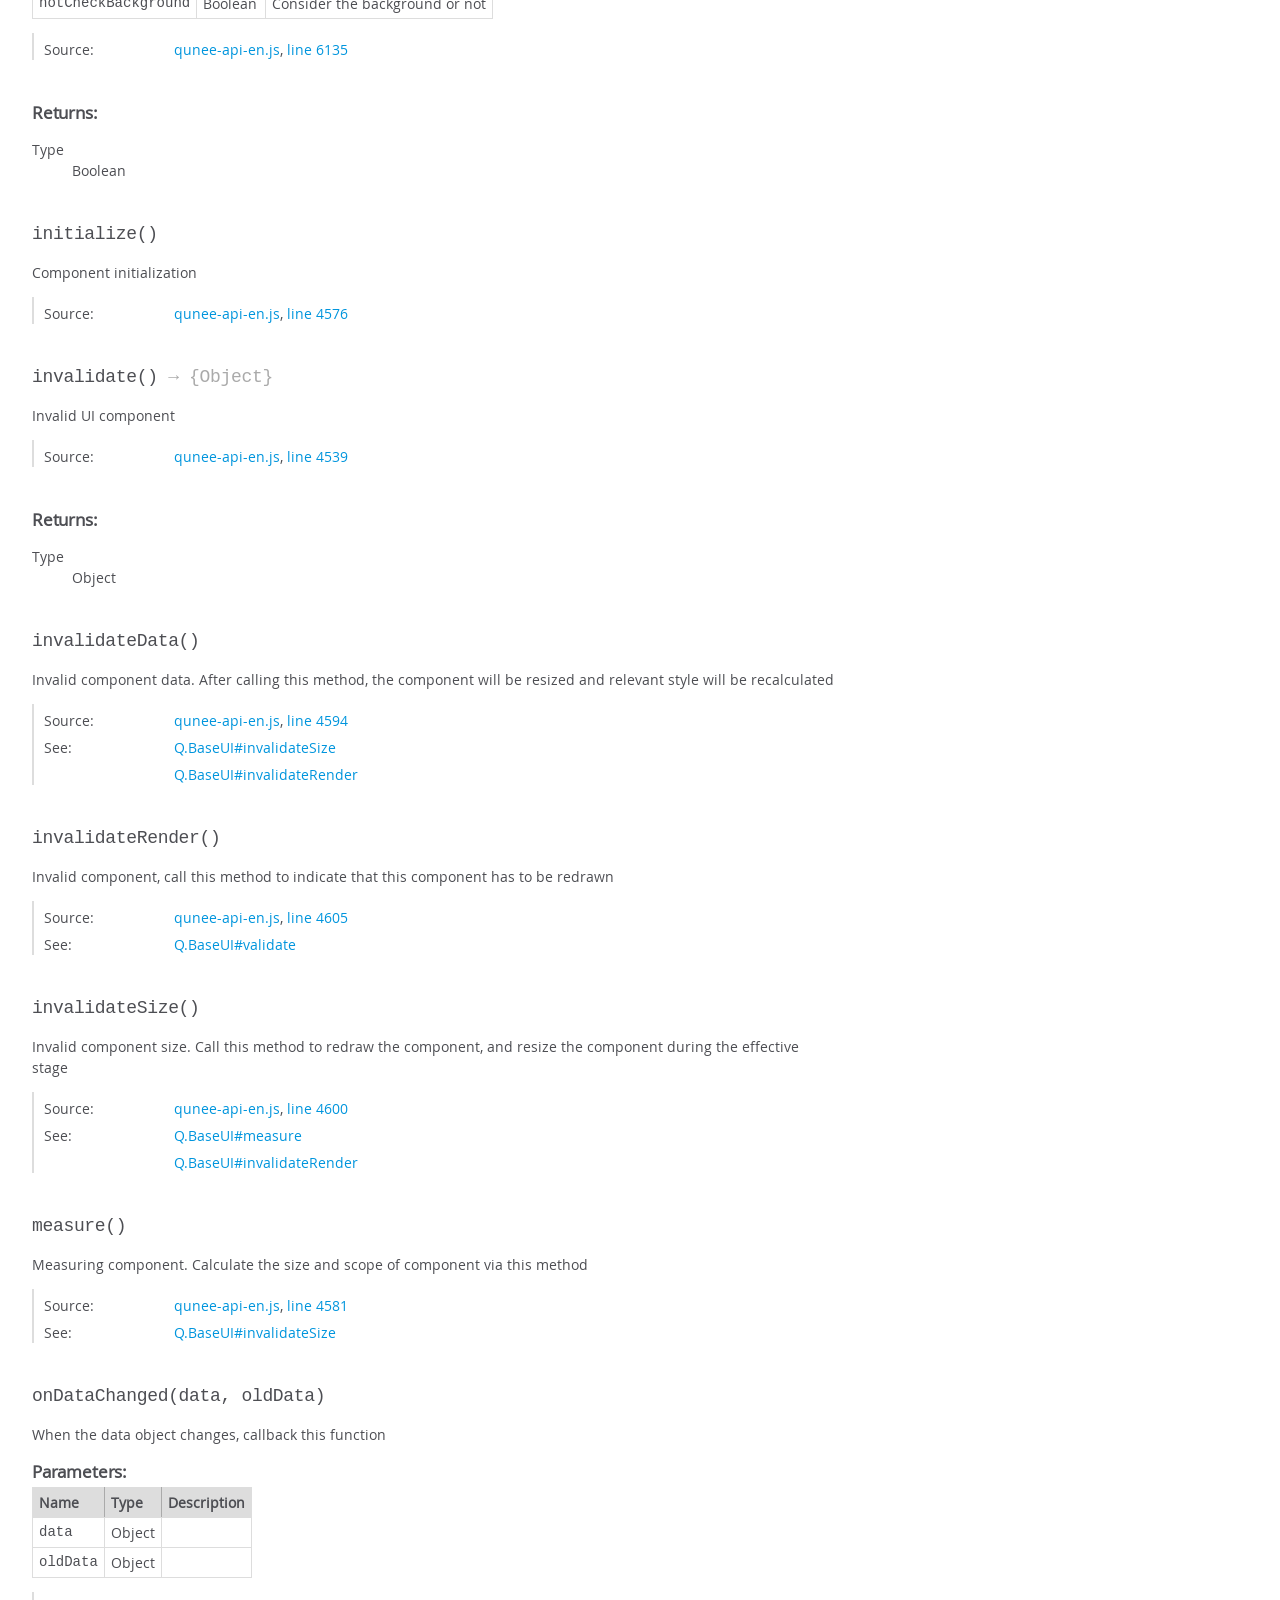
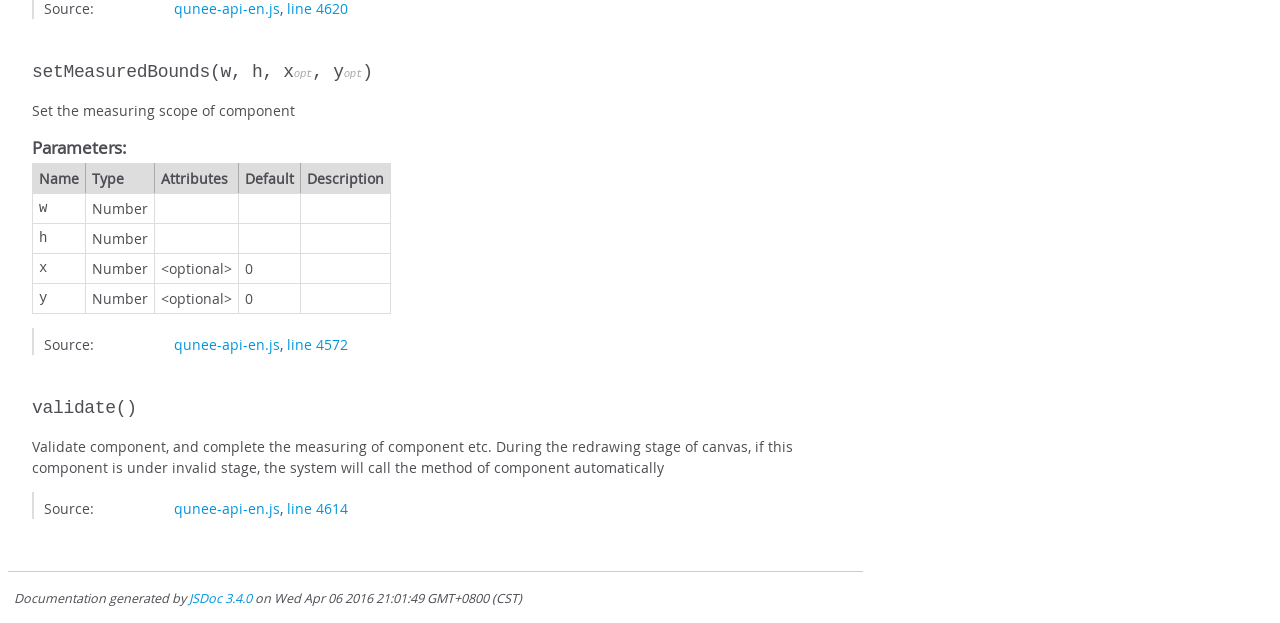
<file: qunee/jsdoc-en/Q.BaseUI.html>
<!DOCTYPE html>
<html lang="en">
<head>
    <meta charset="utf-8">
    <title>JSDoc: Class: BaseUI</title>

    <script src="scripts/prettify/prettify.js"> </script>
    <script src="scripts/prettify/lang-css.js"> </script>
    <!--[if lt IE 9]>
      <script src="//html5shiv.googlecode.com/svn/trunk/html5.js"></script>
    <![endif]-->
    <link type="text/css" rel="stylesheet" href="styles/prettify-tomorrow.css">
    <link type="text/css" rel="stylesheet" href="styles/jsdoc-default.css">
</head>

<body>

<div id="main">

    <h1 class="page-title">Class: BaseUI</h1>

    




<section>

<header>
    
        <h2>
            <span class="ancestors"><a href="Q.html">Q</a>.</span>BaseUI</h2>
        
    
</header>

<article>
    <div class="container-overview">
    
        

    

    <h4 class="name" id="BaseUI"><span class="type-signature"></span>new BaseUI<span class="signature">(data)</span><span class="type-signature"></span></h4>

    



<div class="description">
    Basic UI type, base class of other UI types
</div>









    <h5>Parameters:</h5>
    

<table class="params">
    <thead>
    <tr>
        
        <th>Name</th>
        

        <th>Type</th>

        

        

        <th class="last">Description</th>
    </tr>
    </thead>

    <tbody>
    

        <tr>
            
                <td class="name"><code>data</code></td>
            

            <td class="type">
            
                
<span class="param-type">Object</span>


            
            </td>

            

            

            <td class="description last">corresponding data element objects, such as one NodeUI object corresponds to one Node object. This Node object is the data object of UI type</td>
        </tr>

    
    </tbody>
</table>






<dl class="details">

    

    

    

    

    

    

    

    

    

    

    

    

    
    <dt class="tag-source">Source:</dt>
    <dd class="tag-source"><ul class="dummy"><li>
        <a href="qunee-api-en.js.html">qunee-api-en.js</a>, <a href="qunee-api-en.js.html#line4534">line 4534</a>
    </li></ul></dd>
    

    

    

    
</dl>
















    
    </div>

    

    

    

     

    

    
        <h3 class="subsection-title">Members</h3>

        
            
<h4 class="name" id="borderColor"><span class="type-signature"></span>borderColor<span class="type-signature"> :String</span></h4>




<div class="description">
    Border color
</div>



    <h5>Type:</h5>
    <ul>
        <li>
            
<span class="param-type">String</span>


        </li>
    </ul>





<dl class="details">

    

    

    

    

    

    

    

    

    

    

    

    

    
    <dt class="tag-source">Source:</dt>
    <dd class="tag-source"><ul class="dummy"><li>
        <a href="qunee-api-en.js.html">qunee-api-en.js</a>, <a href="qunee-api-en.js.html#line4544">line 4544</a>
    </li></ul></dd>
    

    

    

    
</dl>






        
            
<h4 class="name" id="borderLineDash"><span class="type-signature"></span>borderLineDash<span class="type-signature"> :null</span></h4>




<div class="description">
    Dotted line style of border
</div>



    <h5>Type:</h5>
    <ul>
        <li>
            
<span class="param-type">null</span>


        </li>
    </ul>





<dl class="details">

    

    

    

    

    

    

    

    

    

    

    

    

    
    <dt class="tag-source">Source:</dt>
    <dd class="tag-source"><ul class="dummy"><li>
        <a href="qunee-api-en.js.html">qunee-api-en.js</a>, <a href="qunee-api-en.js.html#line4549">line 4549</a>
    </li></ul></dd>
    

    

    

    
</dl>






        
            
<h4 class="name" id="borderLineDashOffset"><span class="type-signature"></span>borderLineDashOffset<span class="type-signature"> :null</span></h4>




<div class="description">
    Dotted line offset of border
</div>



    <h5>Type:</h5>
    <ul>
        <li>
            
<span class="param-type">null</span>


        </li>
    </ul>





<dl class="details">

    

    

    

    

    

    

    

    

    

    

    

    

    
    <dt class="tag-source">Source:</dt>
    <dd class="tag-source"><ul class="dummy"><li>
        <a href="qunee-api-en.js.html">qunee-api-en.js</a>, <a href="qunee-api-en.js.html#line4554">line 4554</a>
    </li></ul></dd>
    

    

    

    
</dl>






        
            
<h4 class="name" id="data"><span class="type-signature"></span>data<span class="type-signature"> :Object</span></h4>




<div class="description">
    Corresponding data object of UI component
</div>



    <h5>Type:</h5>
    <ul>
        <li>
            
<span class="param-type">Object</span>


        </li>
    </ul>





<dl class="details">

    

    

    

    

    

    

    

    

    

    

    

    

    
    <dt class="tag-source">Source:</dt>
    <dd class="tag-source"><ul class="dummy"><li>
        <a href="qunee-api-en.js.html">qunee-api-en.js</a>, <a href="qunee-api-en.js.html#line4635">line 4635</a>
    </li></ul></dd>
    

    

    

    
</dl>






        
            
<h4 class="name" id="originalBounds"><span class="type-signature"></span>originalBounds<span class="type-signature"> :<a href="Q.Rect.html">Q.Rect</a></span></h4>




<div class="description">
    Original range
</div>



    <h5>Type:</h5>
    <ul>
        <li>
            
<span class="param-type"><a href="Q.Rect.html">Q.Rect</a></span>


        </li>
    </ul>





<dl class="details">

    

    

    

    

    

    

    

    

    

    

    

    

    
    <dt class="tag-source">Source:</dt>
    <dd class="tag-source"><ul class="dummy"><li>
        <a href="qunee-api-en.js.html">qunee-api-en.js</a>, <a href="qunee-api-en.js.html#line6140">line 6140</a>
    </li></ul></dd>
    

    

    

    
</dl>






        
            
<h4 class="name" id="parent"><span class="type-signature"></span>parent<span class="type-signature"> :<a href="Q.BaseUI.html">Q.BaseUI</a></span></h4>




<div class="description">
    Parent node
</div>



    <h5>Type:</h5>
    <ul>
        <li>
            
<span class="param-type"><a href="Q.BaseUI.html">Q.BaseUI</a></span>


        </li>
    </ul>





<dl class="details">

    

    

    

    

    

    

    

    

    

    

    

    

    
    <dt class="tag-source">Source:</dt>
    <dd class="tag-source"><ul class="dummy"><li>
        <a href="qunee-api-en.js.html">qunee-api-en.js</a>, <a href="qunee-api-en.js.html#line4640">line 4640</a>
    </li></ul></dd>
    

    

    

    
</dl>






        
            
<h4 class="name" id="showOnTop"><span class="type-signature"></span>showOnTop<span class="type-signature"> :Boolean</span></h4>




<div class="description">
    Top display
</div>



    <h5>Type:</h5>
    <ul>
        <li>
            
<span class="param-type">Boolean</span>


        </li>
    </ul>





<dl class="details">

    

    

    

    

    

    

    

    

    

    

    

    

    
    <dt class="tag-source">Source:</dt>
    <dd class="tag-source"><ul class="dummy"><li>
        <a href="qunee-api-en.js.html">qunee-api-en.js</a>, <a href="qunee-api-en.js.html#line6145">line 6145</a>
    </li></ul></dd>
    

    

    

    
</dl>






        
            
<h4 class="name" id="syncSelection"><span class="type-signature"></span>syncSelection<span class="type-signature"> :boolean</span></h4>




<div class="description">
    Whether selected status is synchronized, both parent model and child model are selected. Default to true
</div>



    <h5>Type:</h5>
    <ul>
        <li>
            
<span class="param-type">boolean</span>


        </li>
    </ul>





<dl class="details">

    

    

    

    

    

    

    

    

    

    

    

    

    
    <dt class="tag-source">Source:</dt>
    <dd class="tag-source"><ul class="dummy"><li>
        <a href="qunee-api-en.js.html">qunee-api-en.js</a>, <a href="qunee-api-en.js.html#line4559">line 4559</a>
    </li></ul></dd>
    

    

    

    
</dl>






        
            
<h4 class="name" id="syncSelectionStyles"><span class="type-signature"></span>syncSelectionStyles<span class="type-signature"> :boolean</span></h4>




<div class="description">
    Whether selected status is synchronized, it is the same with the selection style of parent model. Default to true
</div>



    <h5>Type:</h5>
    <ul>
        <li>
            
<span class="param-type">boolean</span>


        </li>
    </ul>





<dl class="details">

    

    

    

    

    

    

    

    

    

    

    

    

    
    <dt class="tag-source">Source:</dt>
    <dd class="tag-source"><ul class="dummy"><li>
        <a href="qunee-api-en.js.html">qunee-api-en.js</a>, <a href="qunee-api-en.js.html#line4564">line 4564</a>
    </li></ul></dd>
    

    

    

    
</dl>






        
    

    
        <h3 class="subsection-title">Methods</h3>

        
            

    

    <h4 class="name" id="destroy"><span class="type-signature"></span>destroy<span class="signature">()</span><span class="type-signature"> &rarr; {Object}</span></h4>

    



<div class="description">
    Destroy
</div>













<dl class="details">

    

    

    

    

    

    

    

    

    

    

    

    

    
    <dt class="tag-source">Source:</dt>
    <dd class="tag-source"><ul class="dummy"><li>
        <a href="qunee-api-en.js.html">qunee-api-en.js</a>, <a href="qunee-api-en.js.html#line4630">line 4630</a>
    </li></ul></dd>
    

    

    

    
</dl>













<h5>Returns:</h5>

        


<dl>
    <dt>
        Type
    </dt>
    <dd>
        
<span class="param-type">Object</span>


    </dd>
</dl>

    



        
            

    

    <h4 class="name" id="doHitTest"><span class="type-signature"></span>doHitTest<span class="signature">(x, y, tolerance)</span><span class="type-signature"> &rarr; {Boolean}</span></h4>

    



<div class="description">
    Determine whether the coordinates are located on the component by relative coordinates without considering the background. Rewriting the method can realize the hitTest function of the component
</div>









    <h5>Parameters:</h5>
    

<table class="params">
    <thead>
    <tr>
        
        <th>Name</th>
        

        <th>Type</th>

        

        

        <th class="last">Description</th>
    </tr>
    </thead>

    <tbody>
    

        <tr>
            
                <td class="name"><code>x</code></td>
            

            <td class="type">
            
                
<span class="param-type">Number</span>


            
            </td>

            

            

            <td class="description last">Relative coordinate x</td>
        </tr>

    

        <tr>
            
                <td class="name"><code>y</code></td>
            

            <td class="type">
            
                
<span class="param-type">Number</span>


            
            </td>

            

            

            <td class="description last">Relative coordinate y</td>
        </tr>

    

        <tr>
            
                <td class="name"><code>tolerance</code></td>
            

            <td class="type">
            
                
<span class="param-type">Number</span>


            
            </td>

            

            

            <td class="description last">Tolerance</td>
        </tr>

    
    </tbody>
</table>






<dl class="details">

    

    

    

    

    

    

    

    

    

    

    

    

    
    <dt class="tag-source">Source:</dt>
    <dd class="tag-source"><ul class="dummy"><li>
        <a href="qunee-api-en.js.html">qunee-api-en.js</a>, <a href="qunee-api-en.js.html#line6153">line 6153</a>
    </li></ul></dd>
    

    

    

    
</dl>













<h5>Returns:</h5>

        


<dl>
    <dt>
        Type
    </dt>
    <dd>
        
<span class="param-type">Boolean</span>


    </dd>
</dl>

    



        
            

    

    <h4 class="name" id="doValidate"><span class="type-signature"></span>doValidate<span class="signature">()</span><span class="type-signature"> &rarr; {Object}</span></h4>

    



<div class="description">
    Validate function
</div>













<dl class="details">

    

    

    

    

    

    

    

    

    

    

    

    

    
    <dt class="tag-source">Source:</dt>
    <dd class="tag-source"><ul class="dummy"><li>
        <a href="qunee-api-en.js.html">qunee-api-en.js</a>, <a href="qunee-api-en.js.html#line4610">line 4610</a>
    </li></ul></dd>
    

    

    

    
</dl>













<h5>Returns:</h5>

        


<dl>
    <dt>
        Type
    </dt>
    <dd>
        
<span class="param-type">Object</span>


    </dd>
</dl>

    



        
            

    

    <h4 class="name" id="draw"><span class="type-signature"></span>draw<span class="signature">(g, scale, selected<span class="signature-attributes">opt</span>)</span><span class="type-signature"></span></h4>

    



<div class="description">
    Component drawing, the position, offset and rotation of component is not necessary to be considered in this function. The coordinate conversion has been done in the internal system, just to realize the drawing logic.
</div>









    <h5>Parameters:</h5>
    

<table class="params">
    <thead>
    <tr>
        
        <th>Name</th>
        

        <th>Type</th>

        
        <th>Attributes</th>
        

        
        <th>Default</th>
        

        <th class="last">Description</th>
    </tr>
    </thead>

    <tbody>
    

        <tr>
            
                <td class="name"><code>g</code></td>
            

            <td class="type">
            
                
<span class="param-type">CanvasRenderingContext2D</span>


            
            </td>

            
                <td class="attributes">
                

                

                
                </td>
            

            
                <td class="default">
                
                </td>
            

            <td class="description last">Draw brush</td>
        </tr>

    

        <tr>
            
                <td class="name"><code>scale</code></td>
            

            <td class="type">
            
                
<span class="param-type">Number</span>


            
            </td>

            
                <td class="attributes">
                

                

                
                </td>
            

            
                <td class="default">
                
                </td>
            

            <td class="description last">canvas zooming proportion</td>
        </tr>

    

        <tr>
            
                <td class="name"><code>selected</code></td>
            

            <td class="type">
            
                
<span class="param-type">Boolean</span>


            
            </td>

            
                <td class="attributes">
                
                    &lt;optional><br>
                

                

                
                </td>
            

            
                <td class="default">
                
                    false
                
                </td>
            

            <td class="description last">Whether drawing selected effect</td>
        </tr>

    
    </tbody>
</table>






<dl class="details">

    

    

    

    

    

    

    

    

    

    

    

    

    
    <dt class="tag-source">Source:</dt>
    <dd class="tag-source"><ul class="dummy"><li>
        <a href="qunee-api-en.js.html">qunee-api-en.js</a>, <a href="qunee-api-en.js.html#line4588">line 4588</a>
    </li></ul></dd>
    

    

    

    
</dl>
















        
            

    

    <h4 class="name" id="getBounds"><span class="type-signature"></span>getBounds<span class="signature">()</span><span class="type-signature"> &rarr; {Object}</span></h4>

    



<div class="description">
    Acquire the component scope
</div>













<dl class="details">

    

    

    

    

    

    

    

    

    

    

    

    

    
    <dt class="tag-source">Source:</dt>
    <dd class="tag-source"><ul class="dummy"><li>
        <a href="qunee-api-en.js.html">qunee-api-en.js</a>, <a href="qunee-api-en.js.html#line4625">line 4625</a>
    </li></ul></dd>
    

    

    

    
</dl>













<h5>Returns:</h5>

        


<dl>
    <dt>
        Type
    </dt>
    <dd>
        
<span class="param-type">Object</span>


    </dd>
</dl>

    



        
            

    

    <h4 class="name" id="hitTest"><span class="type-signature"></span>hitTest<span class="signature">(x, y, tolerance, notCheckBackground)</span><span class="type-signature"> &rarr; {Boolean}</span></h4>

    



<div class="description">
    Determine whether the coordinates are located on this component, and the function will be called when click on the primitive
</div>









    <h5>Parameters:</h5>
    

<table class="params">
    <thead>
    <tr>
        
        <th>Name</th>
        

        <th>Type</th>

        

        

        <th class="last">Description</th>
    </tr>
    </thead>

    <tbody>
    

        <tr>
            
                <td class="name"><code>x</code></td>
            

            <td class="type">
            
                
<span class="param-type">Number</span>


            
            </td>

            

            

            <td class="description last"></td>
        </tr>

    

        <tr>
            
                <td class="name"><code>y</code></td>
            

            <td class="type">
            
                
<span class="param-type">Number</span>


            
            </td>

            

            

            <td class="description last"></td>
        </tr>

    

        <tr>
            
                <td class="name"><code>tolerance</code></td>
            

            <td class="type">
            
                
<span class="param-type">Number</span>


            
            </td>

            

            

            <td class="description last">Tolerance</td>
        </tr>

    

        <tr>
            
                <td class="name"><code>notCheckBackground</code></td>
            

            <td class="type">
            
                
<span class="param-type">Boolean</span>


            
            </td>

            

            

            <td class="description last">Determine whether to consider the background</td>
        </tr>

    
    </tbody>
</table>






<dl class="details">

    

    

    

    

    

    

    

    

    

    

    

    

    
    <dt class="tag-source">Source:</dt>
    <dd class="tag-source"><ul class="dummy"><li>
        <a href="qunee-api-en.js.html">qunee-api-en.js</a>, <a href="qunee-api-en.js.html#line6126">line 6126</a>
    </li></ul></dd>
    

    

    

    
</dl>













<h5>Returns:</h5>

        


<dl>
    <dt>
        Type
    </dt>
    <dd>
        
<span class="param-type">Boolean</span>


    </dd>
</dl>

    



        
            

    

    <h4 class="name" id="hitTestByBounds"><span class="type-signature"></span>hitTestByBounds<span class="signature">(x, y, tolerance, notCheckBackground)</span><span class="type-signature"> &rarr; {Boolean}</span></h4>

    



<div class="description">
    Determine whether the coordinates are located within the range of the component
</div>









    <h5>Parameters:</h5>
    

<table class="params">
    <thead>
    <tr>
        
        <th>Name</th>
        

        <th>Type</th>

        

        

        <th class="last">Description</th>
    </tr>
    </thead>

    <tbody>
    

        <tr>
            
                <td class="name"><code>x</code></td>
            

            <td class="type">
            
                
<span class="param-type">Number</span>


            
            </td>

            

            

            <td class="description last"></td>
        </tr>

    

        <tr>
            
                <td class="name"><code>y</code></td>
            

            <td class="type">
            
                
<span class="param-type">Number</span>


            
            </td>

            

            

            <td class="description last"></td>
        </tr>

    

        <tr>
            
                <td class="name"><code>tolerance</code></td>
            

            <td class="type">
            
                
<span class="param-type">Number</span>


            
            </td>

            

            

            <td class="description last"></td>
        </tr>

    

        <tr>
            
                <td class="name"><code>notCheckBackground</code></td>
            

            <td class="type">
            
                
<span class="param-type">Boolean</span>


            
            </td>

            

            

            <td class="description last">Consider the background or not</td>
        </tr>

    
    </tbody>
</table>






<dl class="details">

    

    

    

    

    

    

    

    

    

    

    

    

    
    <dt class="tag-source">Source:</dt>
    <dd class="tag-source"><ul class="dummy"><li>
        <a href="qunee-api-en.js.html">qunee-api-en.js</a>, <a href="qunee-api-en.js.html#line6135">line 6135</a>
    </li></ul></dd>
    

    

    

    
</dl>













<h5>Returns:</h5>

        


<dl>
    <dt>
        Type
    </dt>
    <dd>
        
<span class="param-type">Boolean</span>


    </dd>
</dl>

    



        
            

    

    <h4 class="name" id="initialize"><span class="type-signature"></span>initialize<span class="signature">()</span><span class="type-signature"></span></h4>

    



<div class="description">
    Component initialization
</div>













<dl class="details">

    

    

    

    

    

    

    

    

    

    

    

    

    
    <dt class="tag-source">Source:</dt>
    <dd class="tag-source"><ul class="dummy"><li>
        <a href="qunee-api-en.js.html">qunee-api-en.js</a>, <a href="qunee-api-en.js.html#line4576">line 4576</a>
    </li></ul></dd>
    

    

    

    
</dl>
















        
            

    

    <h4 class="name" id="invalidate"><span class="type-signature"></span>invalidate<span class="signature">()</span><span class="type-signature"> &rarr; {Object}</span></h4>

    



<div class="description">
    Invalid UI component
</div>













<dl class="details">

    

    

    

    

    

    

    

    

    

    

    

    

    
    <dt class="tag-source">Source:</dt>
    <dd class="tag-source"><ul class="dummy"><li>
        <a href="qunee-api-en.js.html">qunee-api-en.js</a>, <a href="qunee-api-en.js.html#line4539">line 4539</a>
    </li></ul></dd>
    

    

    

    
</dl>













<h5>Returns:</h5>

        


<dl>
    <dt>
        Type
    </dt>
    <dd>
        
<span class="param-type">Object</span>


    </dd>
</dl>

    



        
            

    

    <h4 class="name" id="invalidateData"><span class="type-signature"></span>invalidateData<span class="signature">()</span><span class="type-signature"></span></h4>

    



<div class="description">
    Invalid component data. After calling this method, the component will be resized and relevant style will be recalculated
</div>













<dl class="details">

    

    

    

    

    

    

    

    

    

    

    

    

    
    <dt class="tag-source">Source:</dt>
    <dd class="tag-source"><ul class="dummy"><li>
        <a href="qunee-api-en.js.html">qunee-api-en.js</a>, <a href="qunee-api-en.js.html#line4594">line 4594</a>
    </li></ul></dd>
    

    

    
    <dt class="tag-see">See:</dt>
    <dd class="tag-see">
        <ul>
            <li><a href="Q.BaseUI.html#invalidateSize">Q.BaseUI#invalidateSize</a></li>
        
            <li><a href="Q.BaseUI.html#invalidateRender">Q.BaseUI#invalidateRender</a></li>
        </ul>
    </dd>
    

    
</dl>
















        
            

    

    <h4 class="name" id="invalidateRender"><span class="type-signature"></span>invalidateRender<span class="signature">()</span><span class="type-signature"></span></h4>

    



<div class="description">
    Invalid component, call this method to indicate that this component has to be redrawn
</div>













<dl class="details">

    

    

    

    

    

    

    

    

    

    

    

    

    
    <dt class="tag-source">Source:</dt>
    <dd class="tag-source"><ul class="dummy"><li>
        <a href="qunee-api-en.js.html">qunee-api-en.js</a>, <a href="qunee-api-en.js.html#line4605">line 4605</a>
    </li></ul></dd>
    

    

    
    <dt class="tag-see">See:</dt>
    <dd class="tag-see">
        <ul>
            <li><a href="Q.BaseUI.html#validate">Q.BaseUI#validate</a></li>
        </ul>
    </dd>
    

    
</dl>
















        
            

    

    <h4 class="name" id="invalidateSize"><span class="type-signature"></span>invalidateSize<span class="signature">()</span><span class="type-signature"></span></h4>

    



<div class="description">
    Invalid component size. Call this method to redraw the component, and resize the component during the effective stage
</div>













<dl class="details">

    

    

    

    

    

    

    

    

    

    

    

    

    
    <dt class="tag-source">Source:</dt>
    <dd class="tag-source"><ul class="dummy"><li>
        <a href="qunee-api-en.js.html">qunee-api-en.js</a>, <a href="qunee-api-en.js.html#line4600">line 4600</a>
    </li></ul></dd>
    

    

    
    <dt class="tag-see">See:</dt>
    <dd class="tag-see">
        <ul>
            <li><a href="Q.BaseUI.html#measure">Q.BaseUI#measure</a></li>
        
            <li><a href="Q.BaseUI.html#invalidateRender">Q.BaseUI#invalidateRender</a></li>
        </ul>
    </dd>
    

    
</dl>
















        
            

    

    <h4 class="name" id="measure"><span class="type-signature"></span>measure<span class="signature">()</span><span class="type-signature"></span></h4>

    



<div class="description">
    Measuring component. Calculate the size and scope of component via this method
</div>













<dl class="details">

    

    

    

    

    

    

    

    

    

    

    

    

    
    <dt class="tag-source">Source:</dt>
    <dd class="tag-source"><ul class="dummy"><li>
        <a href="qunee-api-en.js.html">qunee-api-en.js</a>, <a href="qunee-api-en.js.html#line4581">line 4581</a>
    </li></ul></dd>
    

    

    
    <dt class="tag-see">See:</dt>
    <dd class="tag-see">
        <ul>
            <li><a href="Q.BaseUI.html#invalidateSize">Q.BaseUI#invalidateSize</a></li>
        </ul>
    </dd>
    

    
</dl>
















        
            

    

    <h4 class="name" id="onDataChanged"><span class="type-signature"></span>onDataChanged<span class="signature">(data, oldData)</span><span class="type-signature"></span></h4>

    



<div class="description">
    When the data object changes, callback this function
</div>









    <h5>Parameters:</h5>
    

<table class="params">
    <thead>
    <tr>
        
        <th>Name</th>
        

        <th>Type</th>

        

        

        <th class="last">Description</th>
    </tr>
    </thead>

    <tbody>
    

        <tr>
            
                <td class="name"><code>data</code></td>
            

            <td class="type">
            
                
<span class="param-type">Object</span>


            
            </td>

            

            

            <td class="description last"></td>
        </tr>

    

        <tr>
            
                <td class="name"><code>oldData</code></td>
            

            <td class="type">
            
                
<span class="param-type">Object</span>


            
            </td>

            

            

            <td class="description last"></td>
        </tr>

    
    </tbody>
</table>






<dl class="details">

    

    

    

    

    

    

    

    

    

    

    

    

    
    <dt class="tag-source">Source:</dt>
    <dd class="tag-source"><ul class="dummy"><li>
        <a href="qunee-api-en.js.html">qunee-api-en.js</a>, <a href="qunee-api-en.js.html#line4620">line 4620</a>
    </li></ul></dd>
    

    

    

    
</dl>
















        
            

    

    <h4 class="name" id="setMeasuredBounds"><span class="type-signature"></span>setMeasuredBounds<span class="signature">(w, h, x<span class="signature-attributes">opt</span>, y<span class="signature-attributes">opt</span>)</span><span class="type-signature"></span></h4>

    



<div class="description">
    Set the measuring scope of component
</div>









    <h5>Parameters:</h5>
    

<table class="params">
    <thead>
    <tr>
        
        <th>Name</th>
        

        <th>Type</th>

        
        <th>Attributes</th>
        

        
        <th>Default</th>
        

        <th class="last">Description</th>
    </tr>
    </thead>

    <tbody>
    

        <tr>
            
                <td class="name"><code>w</code></td>
            

            <td class="type">
            
                
<span class="param-type">Number</span>


            
            </td>

            
                <td class="attributes">
                

                

                
                </td>
            

            
                <td class="default">
                
                </td>
            

            <td class="description last"></td>
        </tr>

    

        <tr>
            
                <td class="name"><code>h</code></td>
            

            <td class="type">
            
                
<span class="param-type">Number</span>


            
            </td>

            
                <td class="attributes">
                

                

                
                </td>
            

            
                <td class="default">
                
                </td>
            

            <td class="description last"></td>
        </tr>

    

        <tr>
            
                <td class="name"><code>x</code></td>
            

            <td class="type">
            
                
<span class="param-type">Number</span>


            
            </td>

            
                <td class="attributes">
                
                    &lt;optional><br>
                

                

                
                </td>
            

            
                <td class="default">
                
                    0
                
                </td>
            

            <td class="description last"></td>
        </tr>

    

        <tr>
            
                <td class="name"><code>y</code></td>
            

            <td class="type">
            
                
<span class="param-type">Number</span>


            
            </td>

            
                <td class="attributes">
                
                    &lt;optional><br>
                

                

                
                </td>
            

            
                <td class="default">
                
                    0
                
                </td>
            

            <td class="description last"></td>
        </tr>

    
    </tbody>
</table>






<dl class="details">

    

    

    

    

    

    

    

    

    

    

    

    

    
    <dt class="tag-source">Source:</dt>
    <dd class="tag-source"><ul class="dummy"><li>
        <a href="qunee-api-en.js.html">qunee-api-en.js</a>, <a href="qunee-api-en.js.html#line4572">line 4572</a>
    </li></ul></dd>
    

    

    

    
</dl>
















        
            

    

    <h4 class="name" id="validate"><span class="type-signature"></span>validate<span class="signature">()</span><span class="type-signature"></span></h4>

    



<div class="description">
    Validate component, and complete the measuring of component etc. During the redrawing stage of canvas, if this component is under invalid stage, the system will call the method of component automatically
</div>













<dl class="details">

    

    

    

    

    

    

    

    

    

    

    

    

    
    <dt class="tag-source">Source:</dt>
    <dd class="tag-source"><ul class="dummy"><li>
        <a href="qunee-api-en.js.html">qunee-api-en.js</a>, <a href="qunee-api-en.js.html#line4614">line 4614</a>
    </li></ul></dd>
    

    

    

    
</dl>
















        
    

    

    
</article>

</section>




</div>

<nav>
    <h2><a href="index.html">Home</a></h2><h3>Classes</h3><ul><li><a href="Q.BalloonLayouter.html">BalloonLayouter</a></li><li><a href="Q.BaseUI.html">BaseUI</a></li><li><a href="Q.Bus.html">Bus</a></li><li><a href="Q.CreateEdgeInteraction.html">CreateEdgeInteraction</a></li><li><a href="Q.CreateLineInteraction.html">CreateLineInteraction</a></li><li><a href="Q.CreateShapeInteraction.html">CreateShapeInteraction</a></li><li><a href="Q.CreateSimpleEdgeInteraction.html">CreateSimpleEdgeInteraction</a></li><li><a href="Q.Data.html">Data</a></li><li><a href="Q.DataModel.html">DataModel</a></li><li><a href="Q.Dispatcher.html">Dispatcher</a></li><li><a href="Q.DoubleClickInteraction.html">DoubleClickInteraction</a></li><li><a href="Q.DragSupport.html">DragSupport</a></li><li><a href="Q.DrawableInteraction.html">DrawableInteraction</a></li><li><a href="Q.DrawPathInteraction.html">DrawPathInteraction</a></li><li><a href="Q.Edge.html">Edge</a></li><li><a href="Q.EdgeBundle.html">EdgeBundle</a></li><li><a href="Q.EdgeUI.html">EdgeUI</a></li><li><a href="Q.EditInteraction.html">EditInteraction</a></li><li><a href="Q.Element.html">Element</a></li><li><a href="Q.ElementUI.html">ElementUI</a></li><li><a href="Q.Event.html">Event</a></li><li><a href="Q.ExportInteraction.html">ExportInteraction</a></li><li><a href="Q.Gradient.html">Gradient</a></li><li><a href="Q.Graph.html">Graph</a></li><li><a href="Q.GraphModel.html">GraphModel</a></li><li><a href="Q.Group.html">Group</a></li><li><a href="Q.Handler.html">Handler</a></li><li><a href="Q.HashList.html">HashList</a></li><li><a href="Q.ImageUI.html">ImageUI</a></li><li><a href="Q.Insets.html">Insets</a></li><li><a href="Q.InteractionEvent.html">InteractionEvent</a></li><li><a href="Q.LabelEditor.html">LabelEditor</a></li><li><a href="Q.LabelUI.html">LabelUI</a></li><li><a href="Q.Layouter.html">Layouter</a></li><li><a href="Q.ListEvent.html">ListEvent</a></li><li><a href="Q.MoveInteraction.html">MoveInteraction</a></li><li><a href="Q.Node.html">Node</a></li><li><a href="Q.NodeUI.html">NodeUI</a></li><li><a href="Q.PanInteraction.html">PanInteraction</a></li><li><a href="Q.Path.html">Path</a></li><li><a href="Q.PathSegment.html">PathSegment</a></li><li><a href="Q.Point.html">Point</a></li><li><a href="Q.PointsInteraction.html">PointsInteraction</a></li><li><a href="Q.Position.html">Position</a></li><li><a href="Q.PropertyChangeEvent.html">PropertyChangeEvent</a></li><li><a href="Q.Rect.html">Rect</a></li><li><a href="Q.RectangleSelectionInteraction.html">RectangleSelectionInteraction</a></li><li><a href="Q.RectangleSelectionInteractionByRightButton.html">RectangleSelectionInteractionByRightButton</a></li><li><a href="Q.ResizeInteraction.html">ResizeInteraction</a></li><li><a href="Q.SelectionInteraction.html">SelectionInteraction</a></li><li><a href="Q.SelectionModel.html">SelectionModel</a></li><li><a href="Q.ShapeNode.html">ShapeNode</a></li><li><a href="Q.Size.html">Size</a></li><li><a href="Q.SpringLayouter.html">SpringLayouter</a></li><li><a href="Q.Text.html">Text</a></li><li><a href="Q.TooltipInteraction.html">TooltipInteraction</a></li><li><a href="Q.TreeLayouter.html">TreeLayouter</a></li><li><a href="Q.WheelZoomInteraction.html">WheelZoomInteraction</a></li></ul><h3>Namespaces</h3><ul><li><a href="Q.html">Q</a></li><li><a href="Q.Consts.html">Consts</a></li><li><a href="Q.Defaults.html">Defaults</a></li><li><a href="Q.DefaultStyles.html">DefaultStyles</a></li><li><a href="Q.IDrawable.html">IDrawable</a></li><li><a href="Q.IListener.html">IListener</a></li><li><a href="Q.Shapes.html">Shapes</a></li><li><a href="Q.Styles.html">Styles</a></li></ul>
</nav>

<br class="clear">

<footer>
    Documentation generated by <a href="https://github.com/jsdoc3/jsdoc">JSDoc 3.4.0</a> on Wed Apr 06 2016 21:01:49 GMT+0800 (CST)
</footer>

<script> prettyPrint(); </script>
<script src="scripts/linenumber.js"> </script>
</body>
</html>
</file>
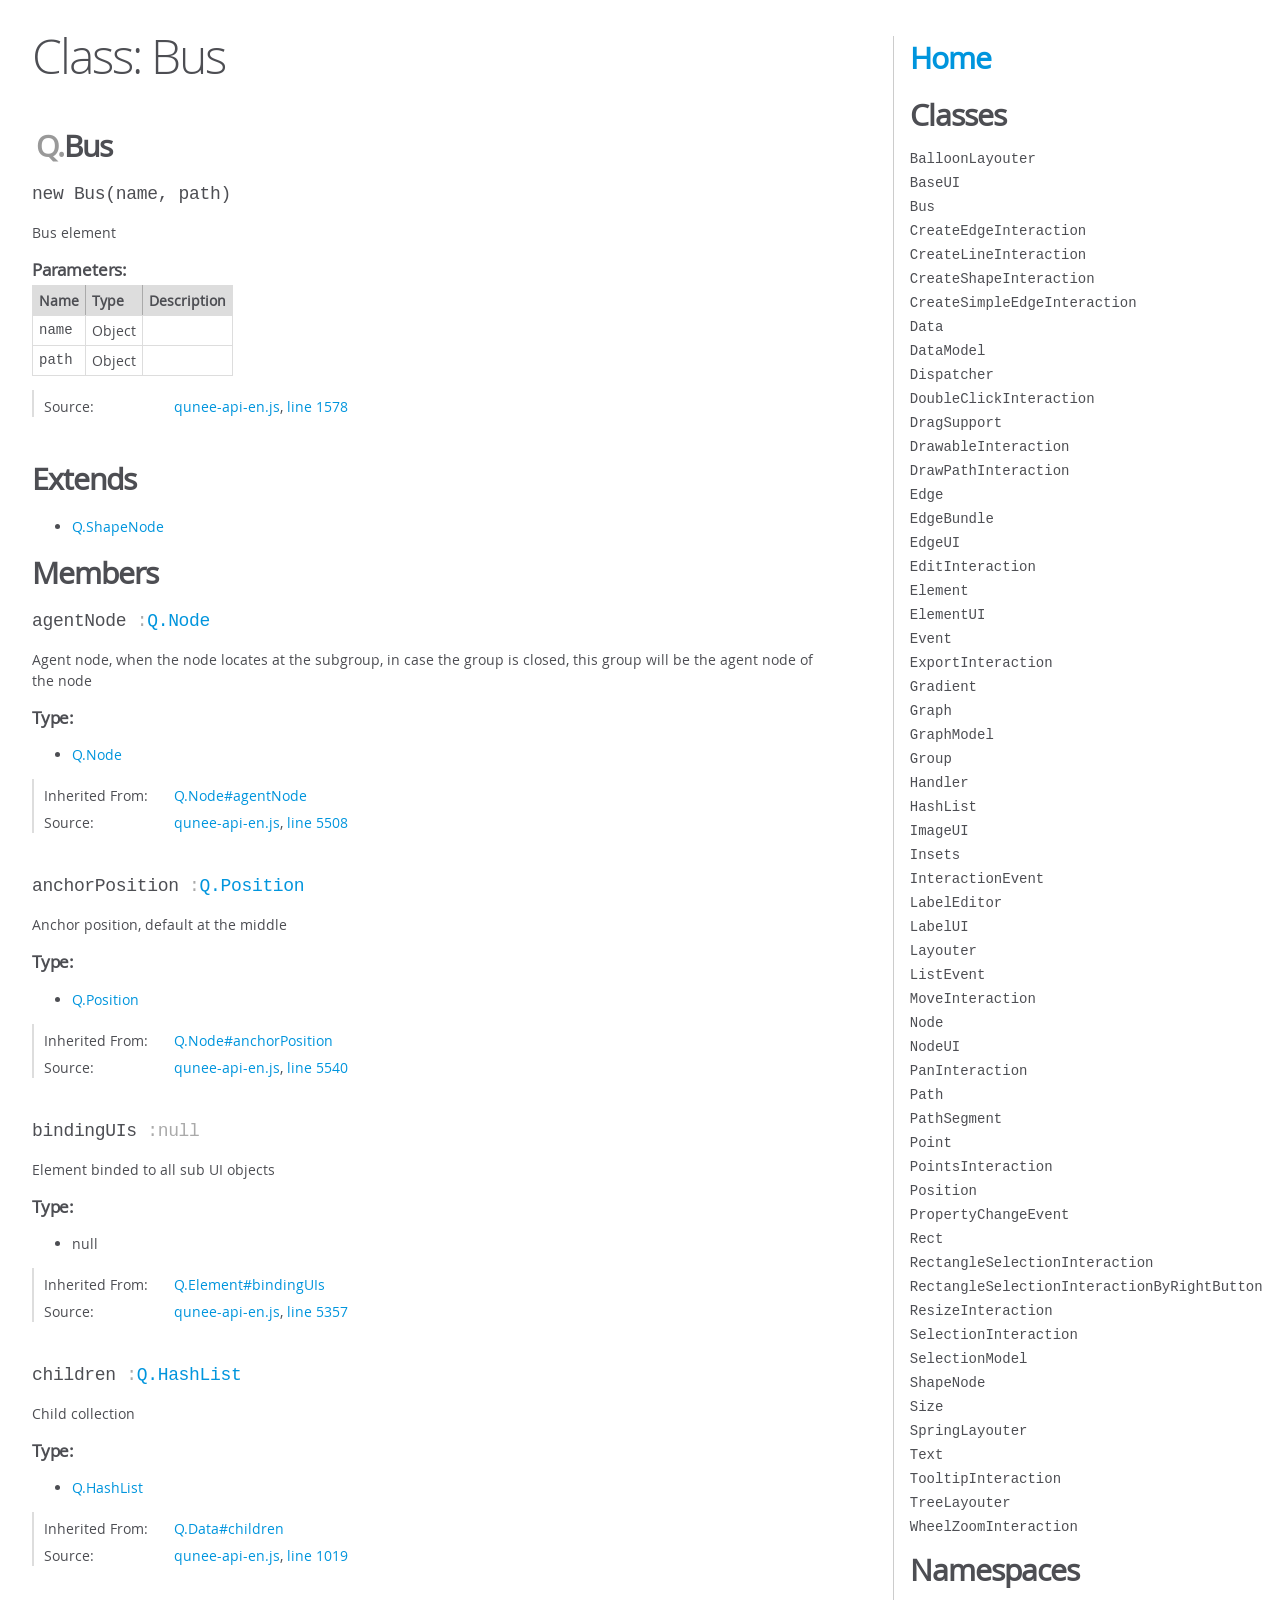
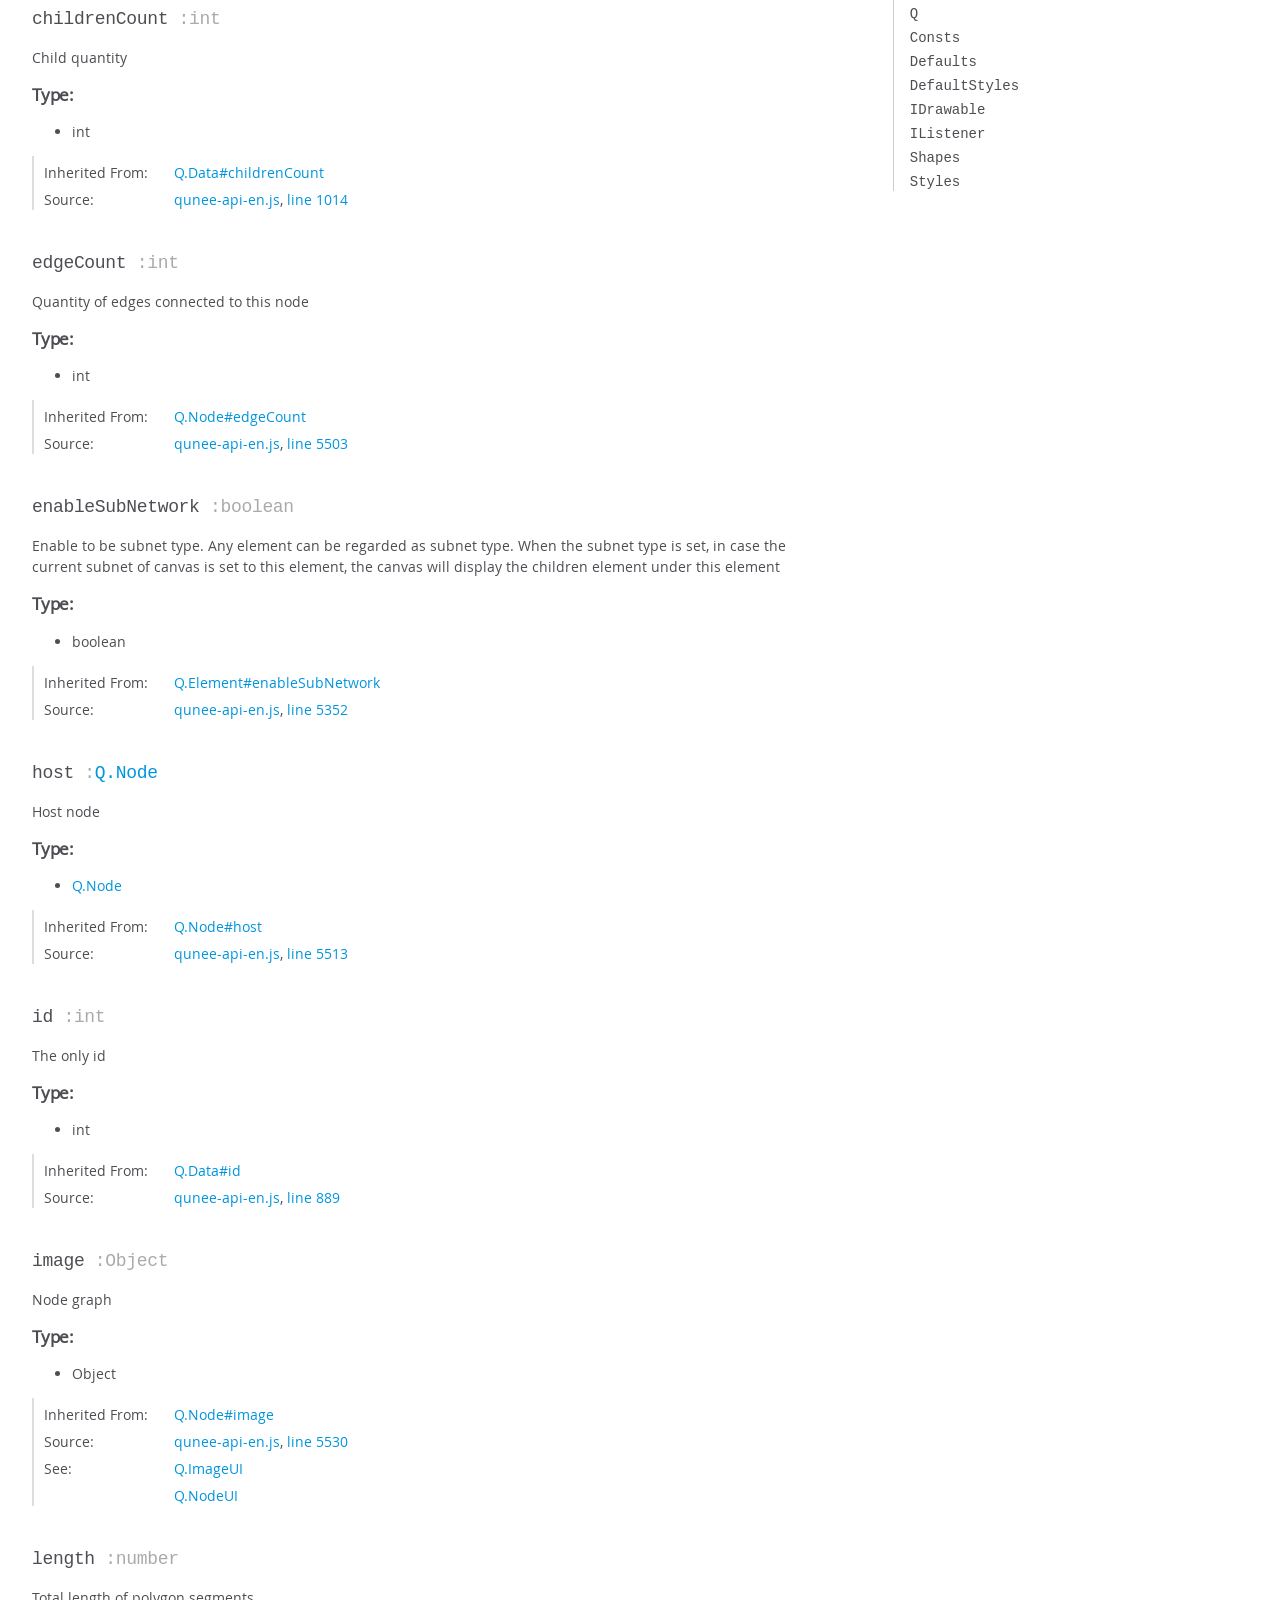
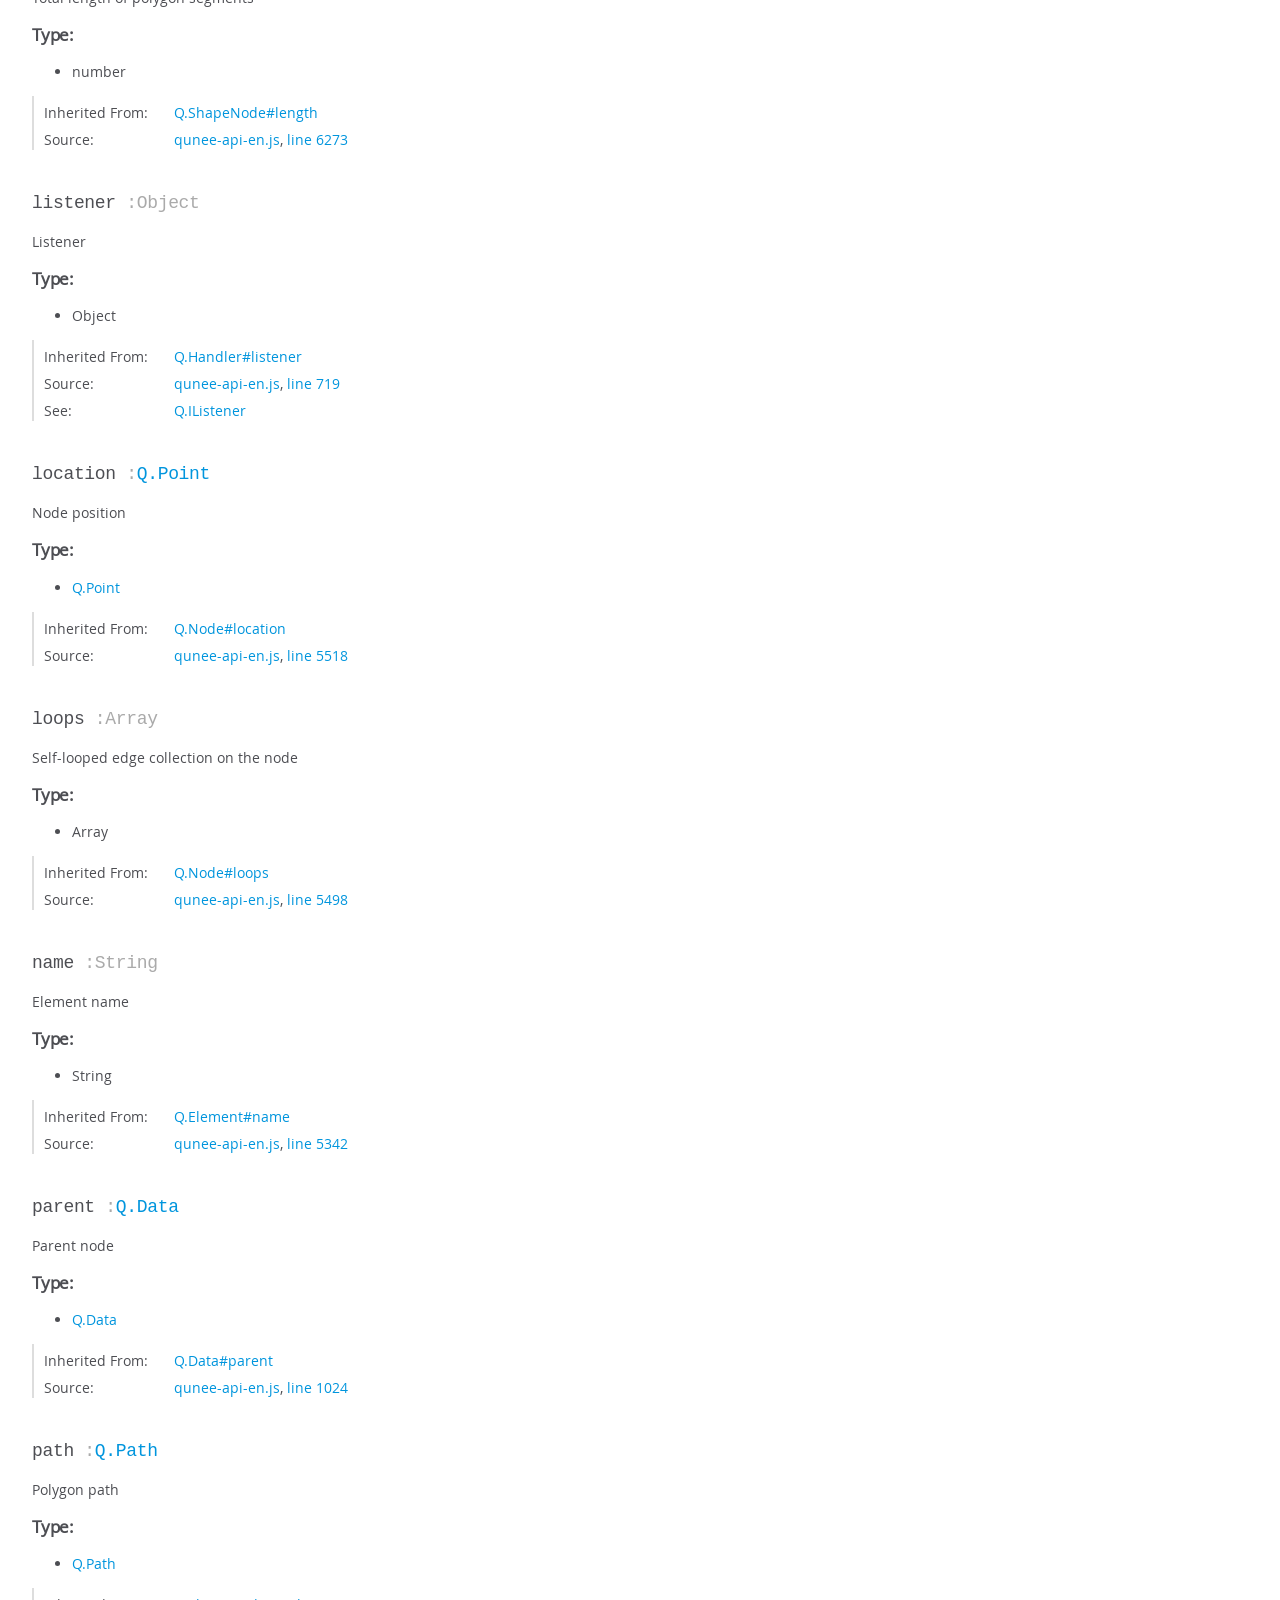
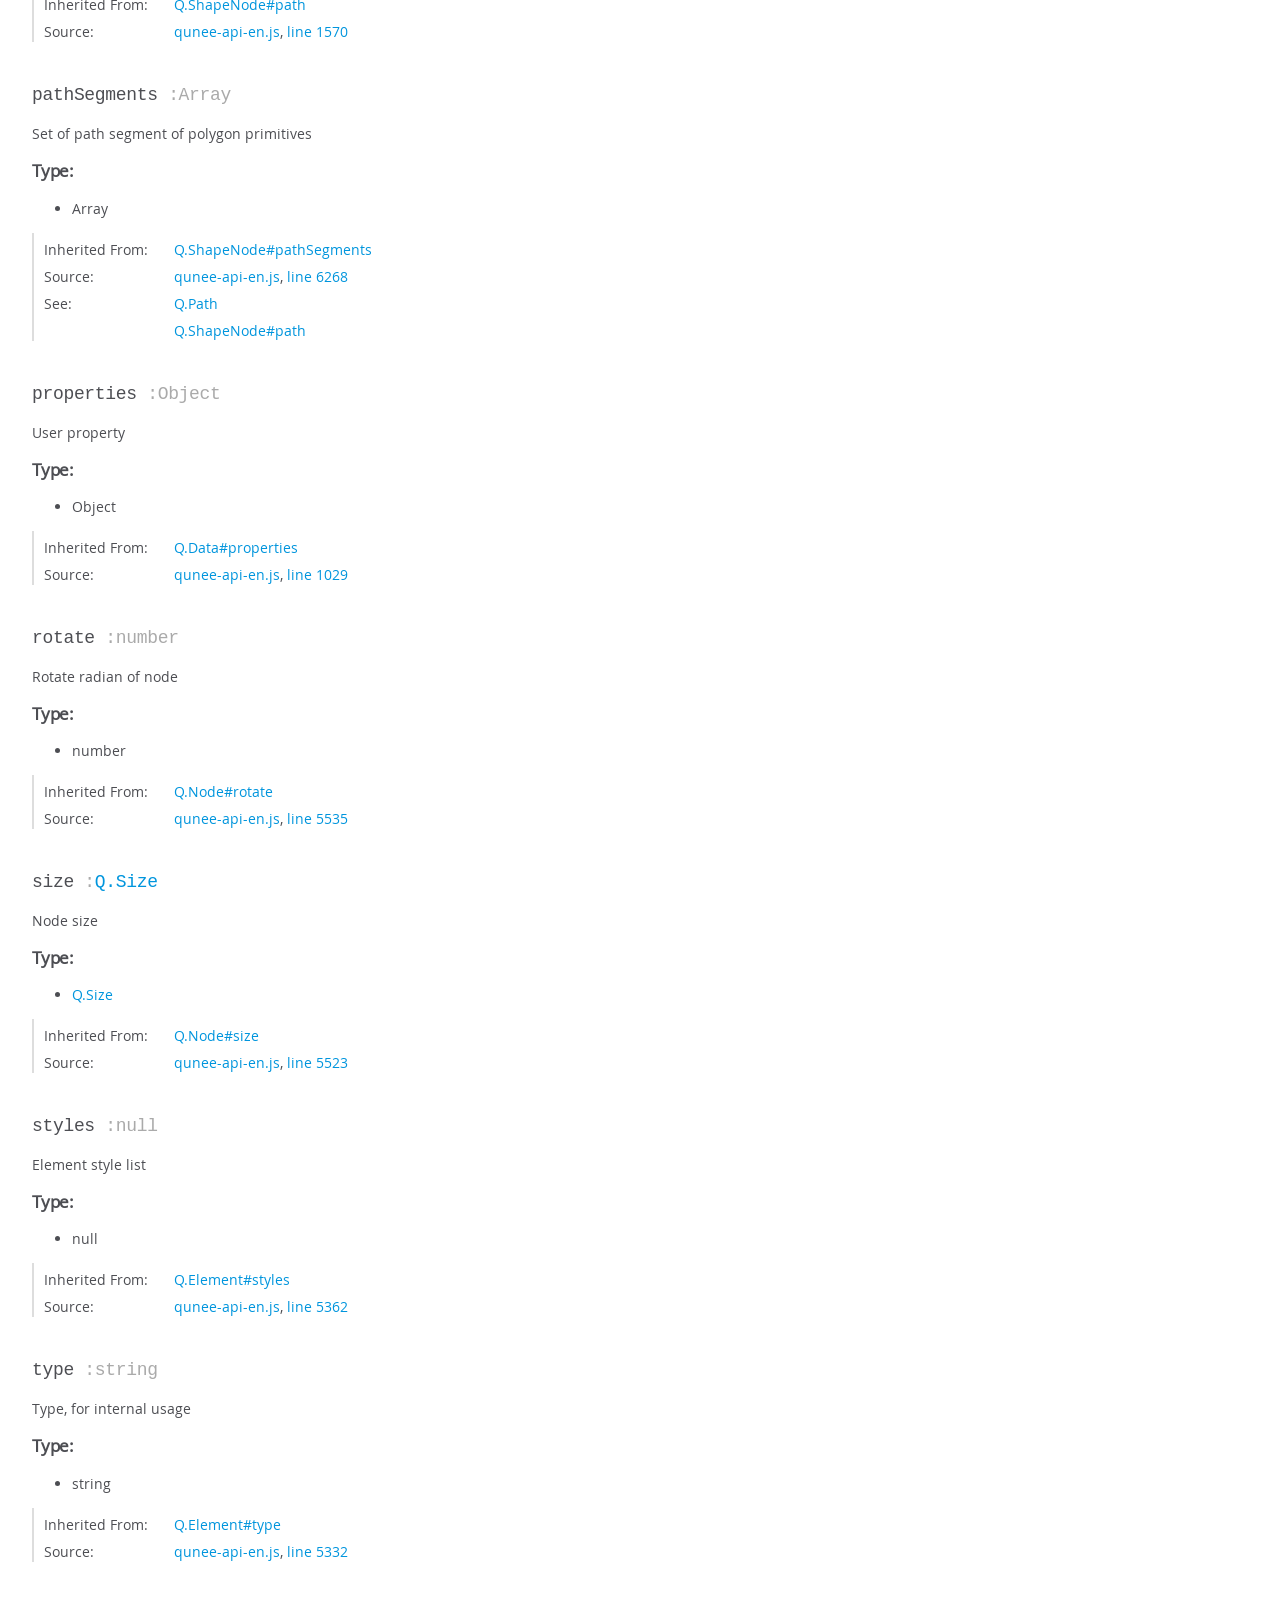
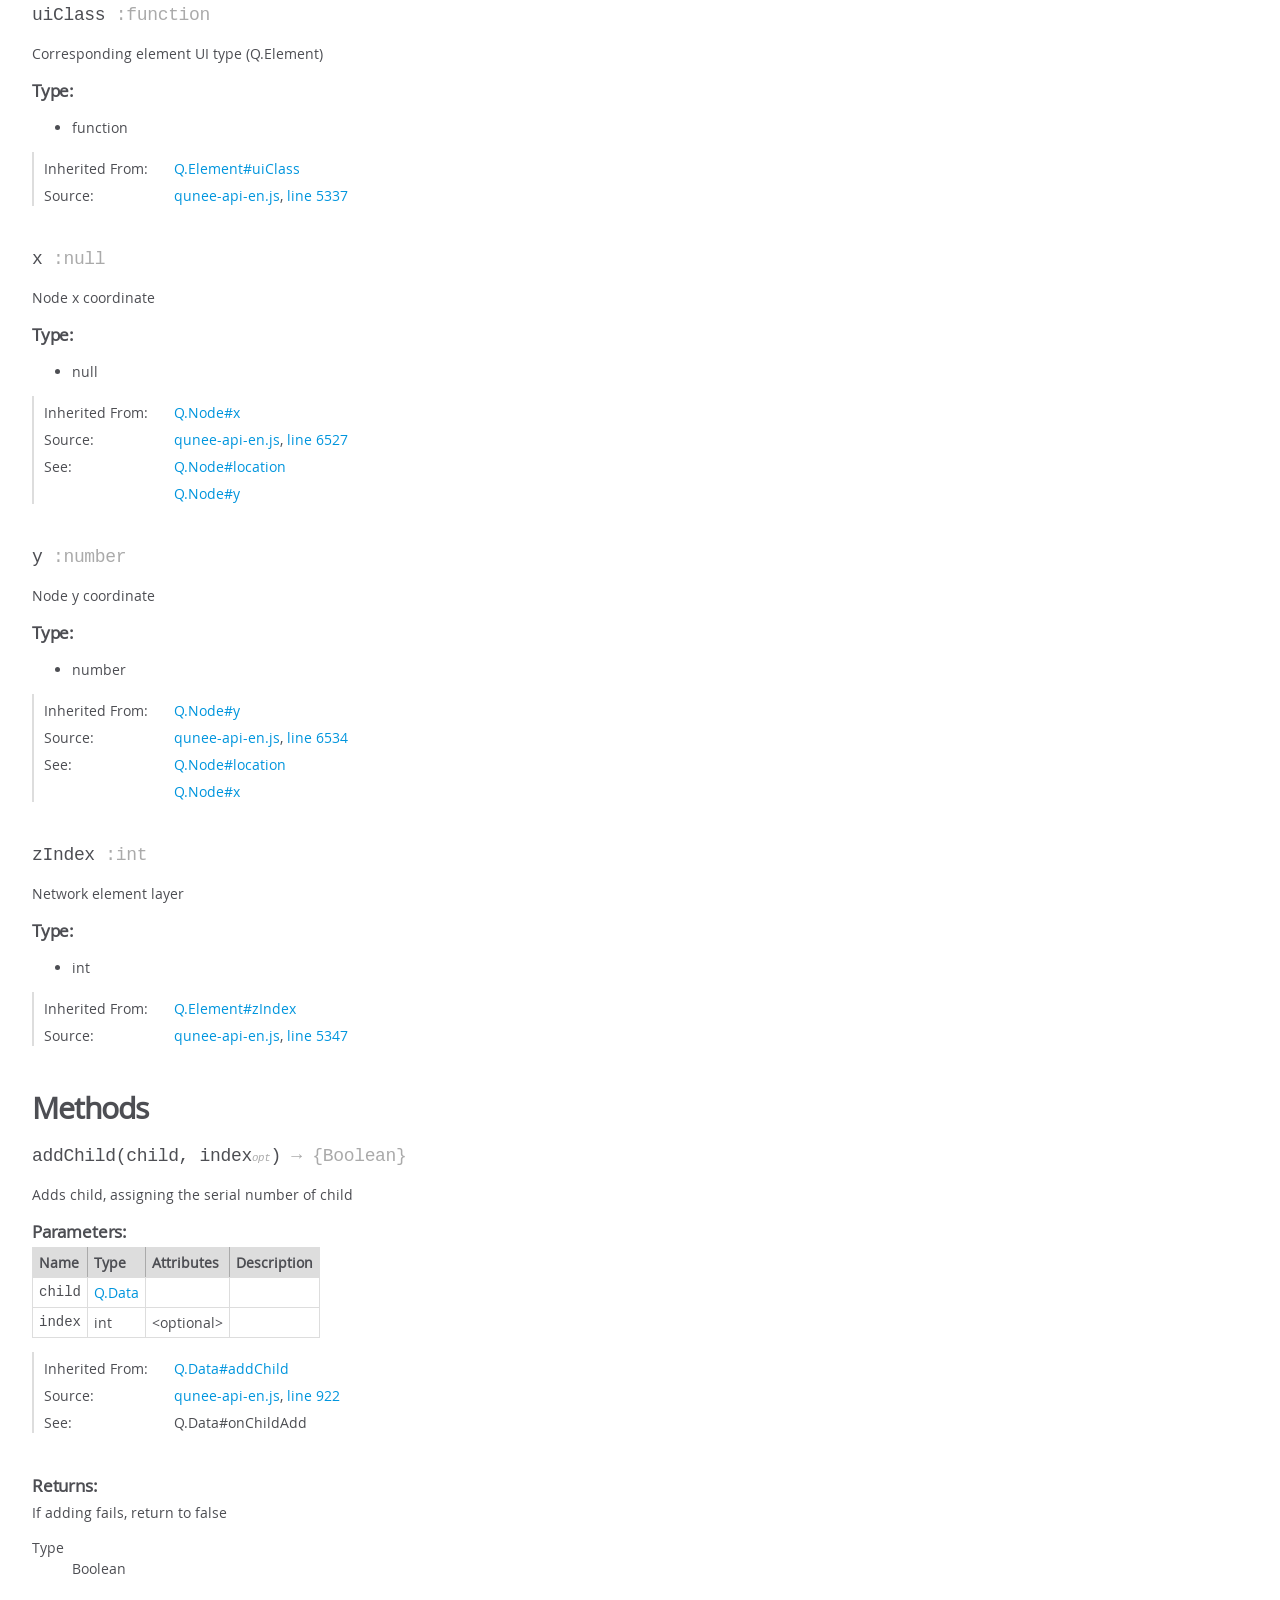
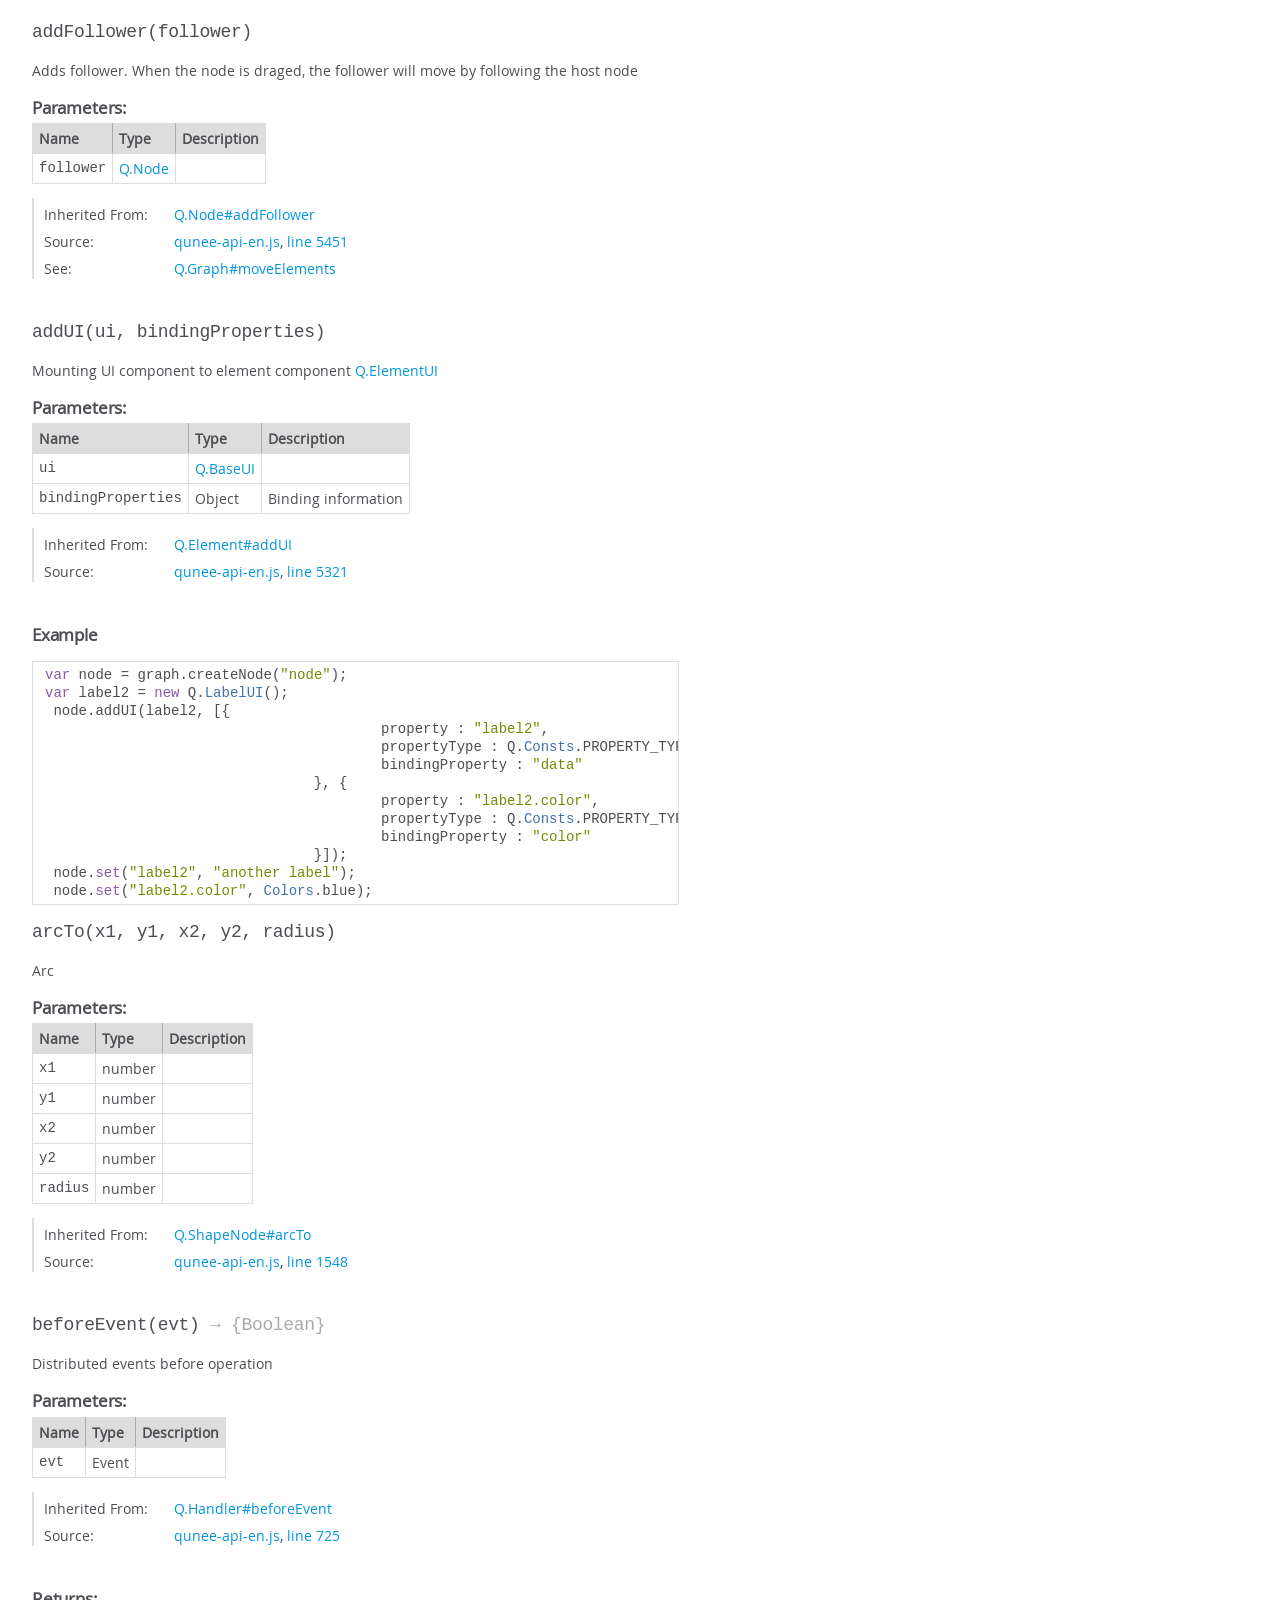
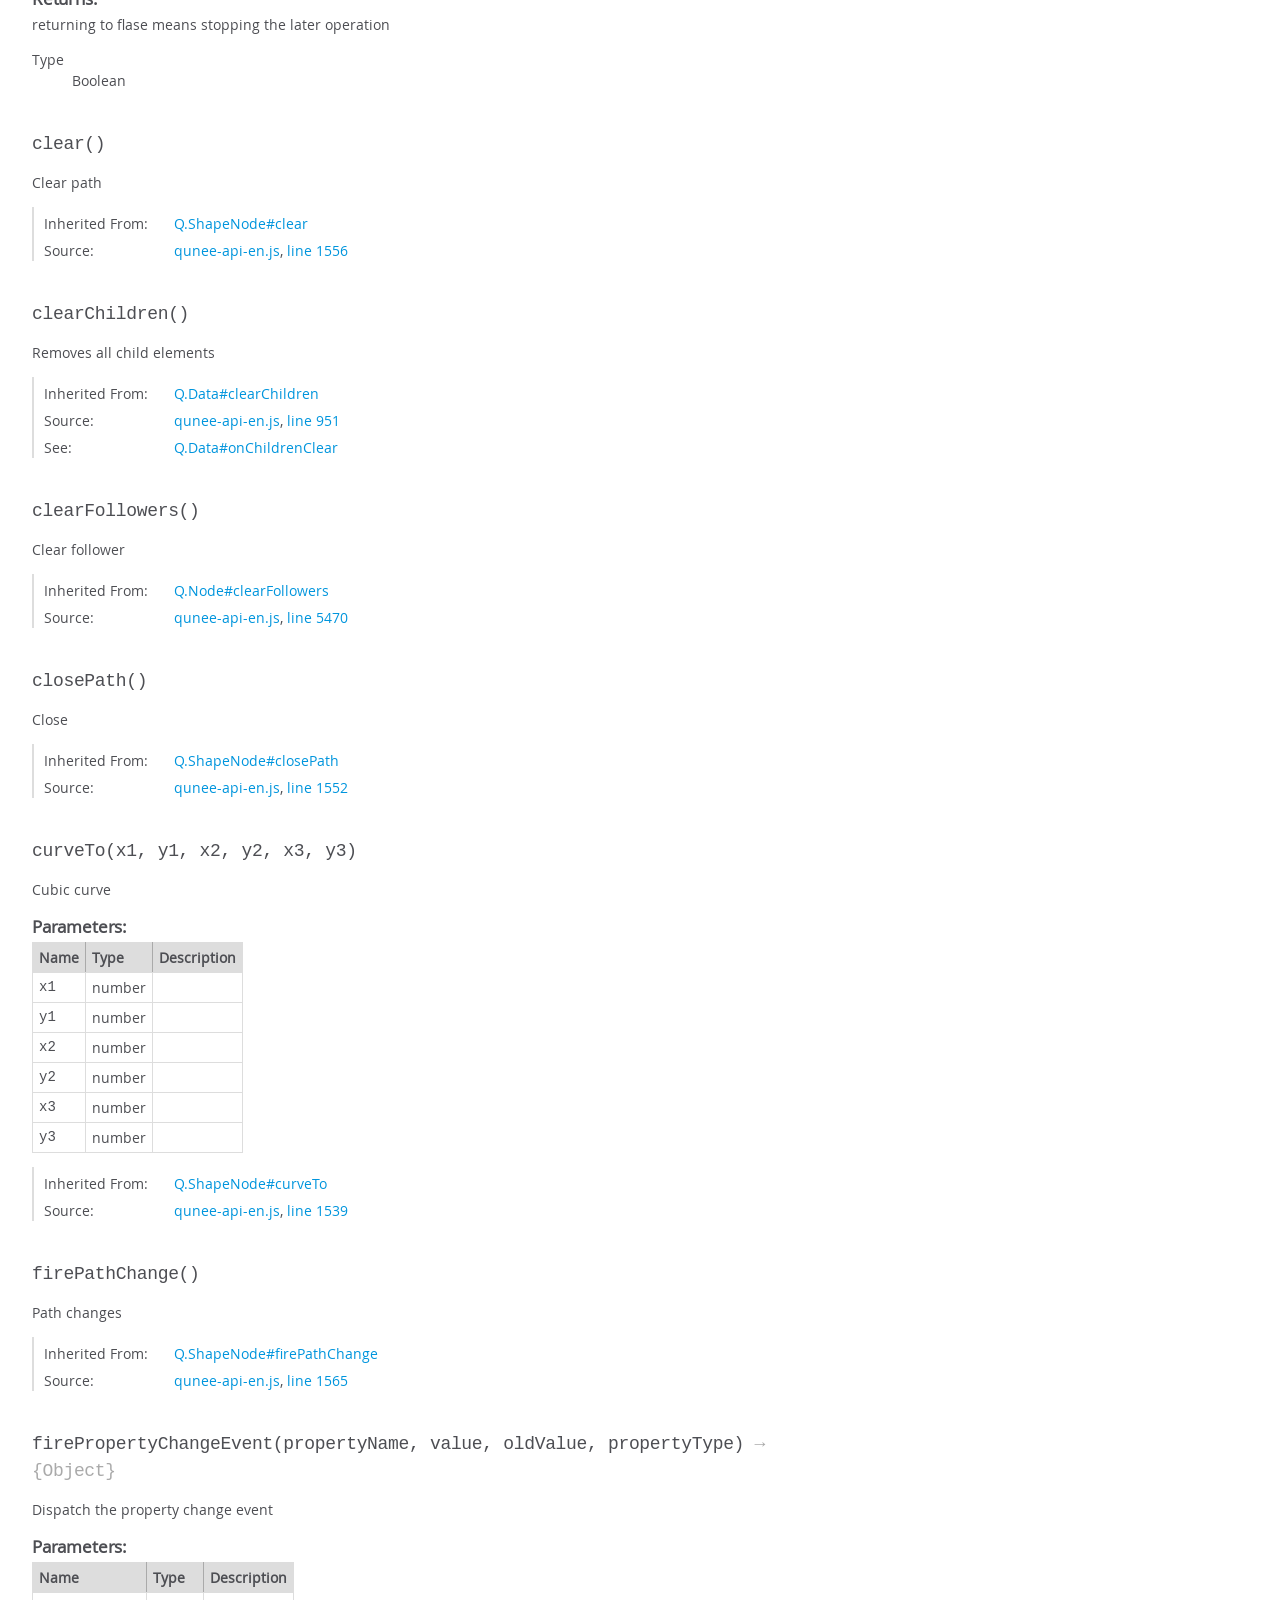
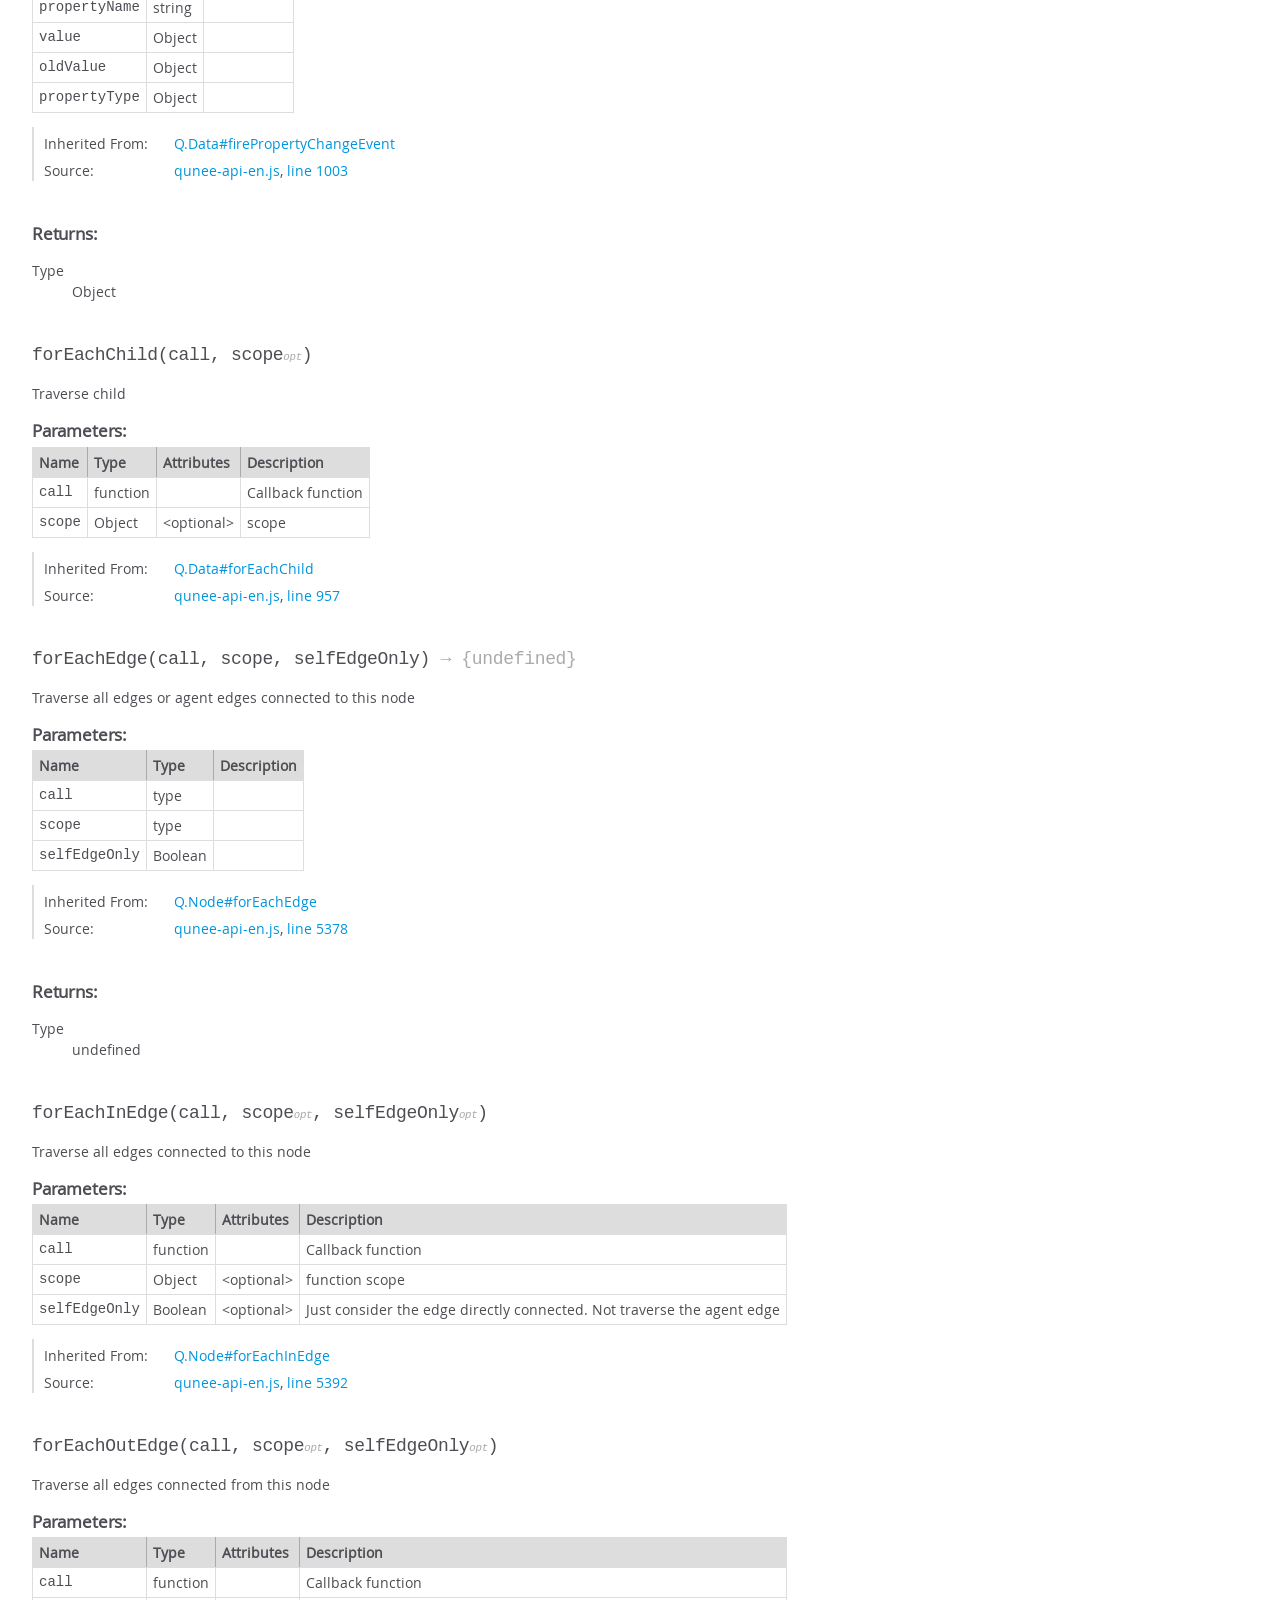
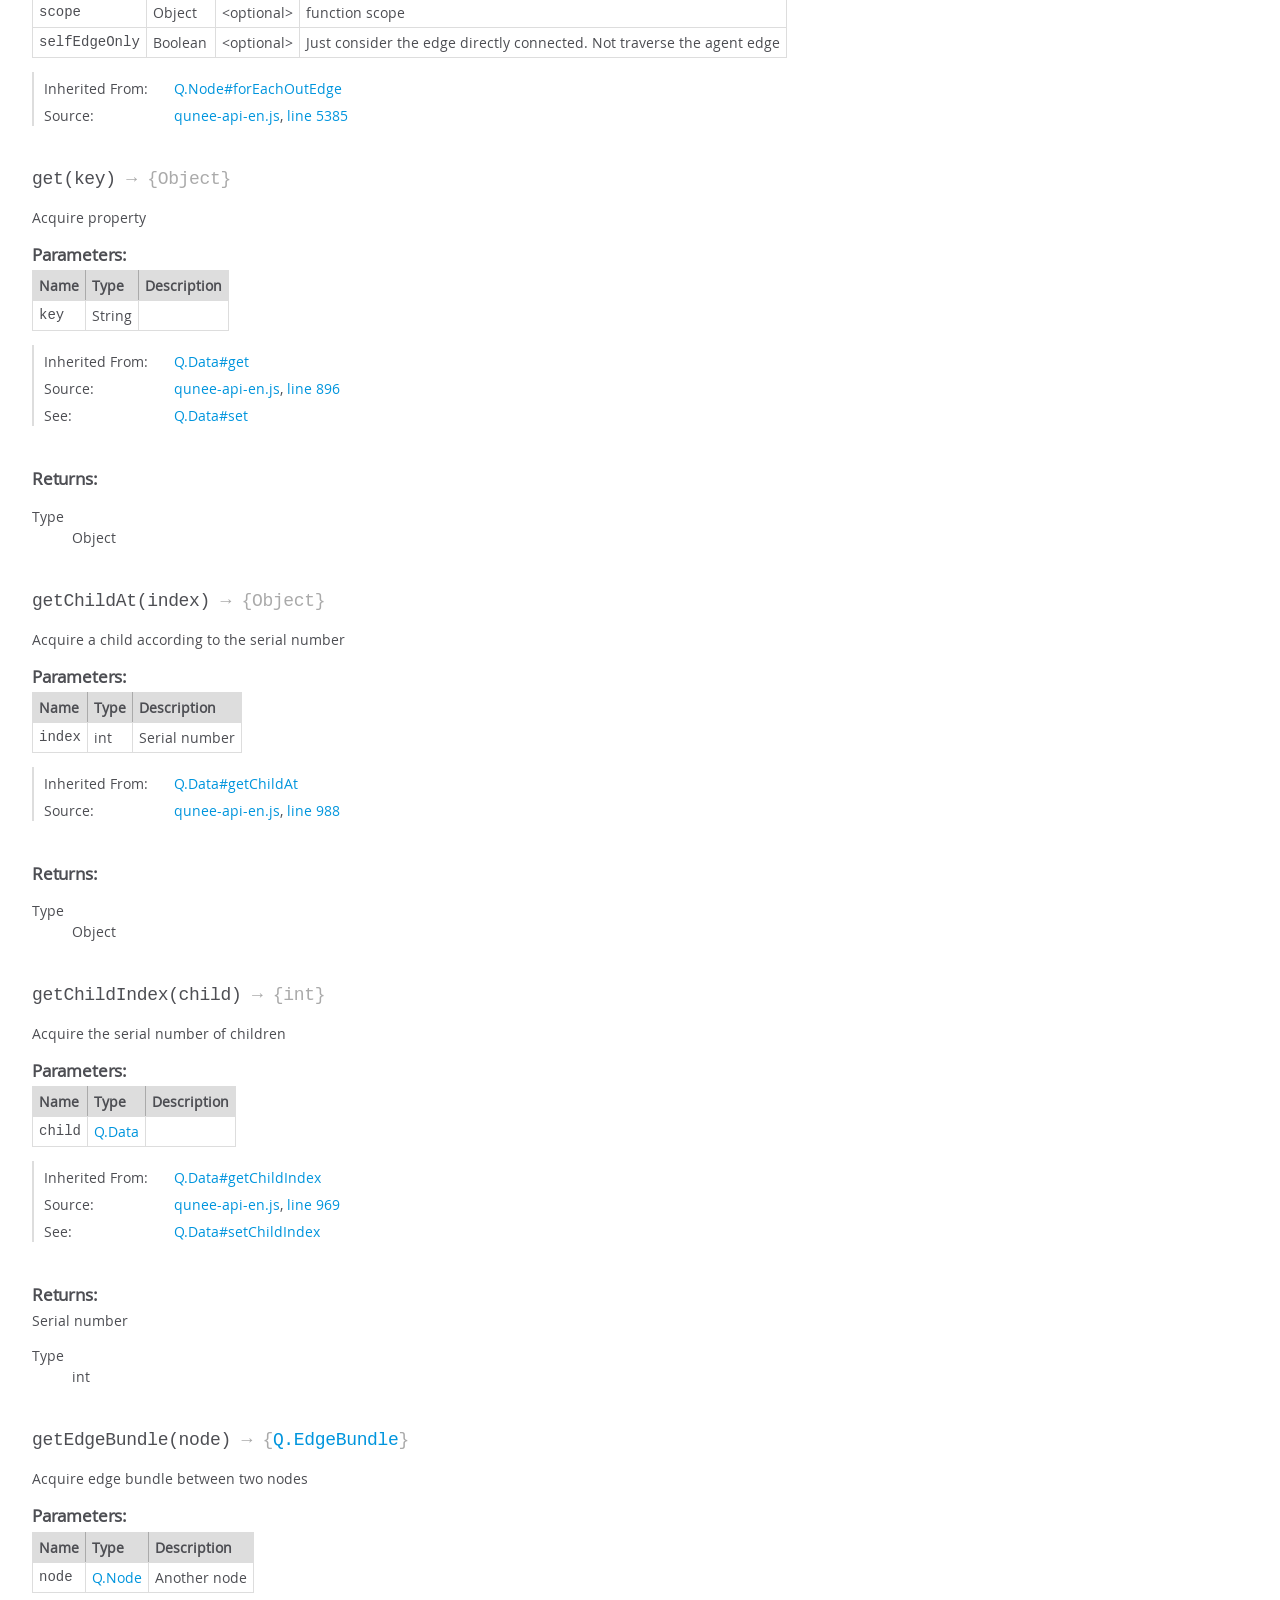
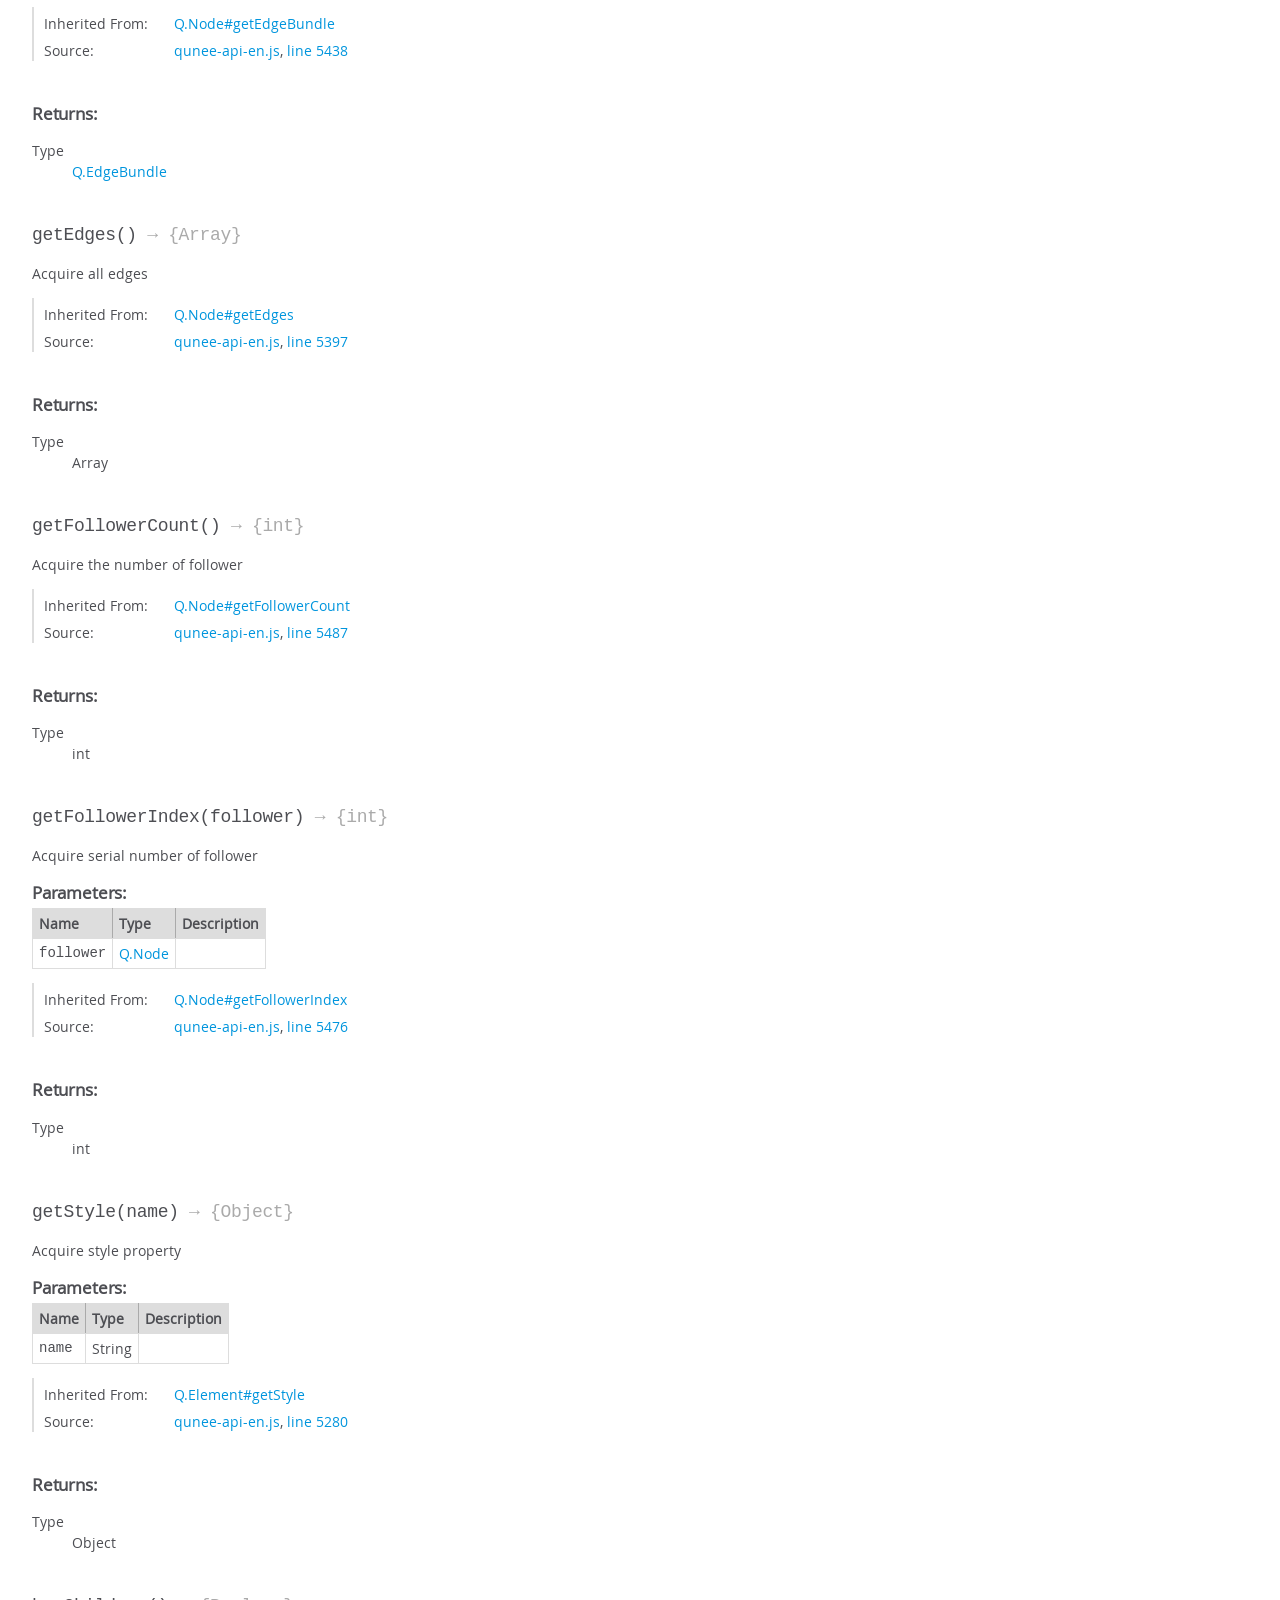
<file: qunee/jsdoc-en/Q.Bus.html>
<!DOCTYPE html>
<html lang="en">
<head>
    <meta charset="utf-8">
    <title>JSDoc: Class: Bus</title>

    <script src="scripts/prettify/prettify.js"> </script>
    <script src="scripts/prettify/lang-css.js"> </script>
    <!--[if lt IE 9]>
      <script src="//html5shiv.googlecode.com/svn/trunk/html5.js"></script>
    <![endif]-->
    <link type="text/css" rel="stylesheet" href="styles/prettify-tomorrow.css">
    <link type="text/css" rel="stylesheet" href="styles/jsdoc-default.css">
</head>

<body>

<div id="main">

    <h1 class="page-title">Class: Bus</h1>

    




<section>

<header>
    
        <h2>
            <span class="ancestors"><a href="Q.html">Q</a>.</span>Bus</h2>
        
    
</header>

<article>
    <div class="container-overview">
    
        

    

    <h4 class="name" id="Bus"><span class="type-signature"></span>new Bus<span class="signature">(name, path)</span><span class="type-signature"></span></h4>

    



<div class="description">
    Bus element
</div>









    <h5>Parameters:</h5>
    

<table class="params">
    <thead>
    <tr>
        
        <th>Name</th>
        

        <th>Type</th>

        

        

        <th class="last">Description</th>
    </tr>
    </thead>

    <tbody>
    

        <tr>
            
                <td class="name"><code>name</code></td>
            

            <td class="type">
            
                
<span class="param-type">Object</span>


            
            </td>

            

            

            <td class="description last"></td>
        </tr>

    

        <tr>
            
                <td class="name"><code>path</code></td>
            

            <td class="type">
            
                
<span class="param-type">Object</span>


            
            </td>

            

            

            <td class="description last"></td>
        </tr>

    
    </tbody>
</table>






<dl class="details">

    

    

    

    

    

    

    

    

    

    

    

    

    
    <dt class="tag-source">Source:</dt>
    <dd class="tag-source"><ul class="dummy"><li>
        <a href="qunee-api-en.js.html">qunee-api-en.js</a>, <a href="qunee-api-en.js.html#line1578">line 1578</a>
    </li></ul></dd>
    

    

    

    
</dl>
















    
    </div>

    
        <h3 class="subsection-title">Extends</h3>

        


    <ul>
        <li><a href="Q.ShapeNode.html">Q.ShapeNode</a></li>
    </ul>


    

    

    

     

    

    
        <h3 class="subsection-title">Members</h3>

        
            
<h4 class="name" id="agentNode"><span class="type-signature"></span>agentNode<span class="type-signature"> :<a href="Q.Node.html">Q.Node</a></span></h4>




<div class="description">
    Agent node, when the node locates at the subgroup, in case the group is closed, this group will be the agent node of the node
</div>



    <h5>Type:</h5>
    <ul>
        <li>
            
<span class="param-type"><a href="Q.Node.html">Q.Node</a></span>


        </li>
    </ul>





<dl class="details">

    

    

    
    <dt class="inherited-from">Inherited From:</dt>
    <dd class="inherited-from"><ul class="dummy"><li>
        <a href="Q.Node.html#agentNode">Q.Node#agentNode</a>
    </li></ul></dd>
    

    

    

    

    

    

    

    

    

    

    
    <dt class="tag-source">Source:</dt>
    <dd class="tag-source"><ul class="dummy"><li>
        <a href="qunee-api-en.js.html">qunee-api-en.js</a>, <a href="qunee-api-en.js.html#line5508">line 5508</a>
    </li></ul></dd>
    

    

    

    
</dl>






        
            
<h4 class="name" id="anchorPosition"><span class="type-signature"></span>anchorPosition<span class="type-signature"> :<a href="Q.Position.html">Q.Position</a></span></h4>




<div class="description">
    Anchor position, default at the middle
</div>



    <h5>Type:</h5>
    <ul>
        <li>
            
<span class="param-type"><a href="Q.Position.html">Q.Position</a></span>


        </li>
    </ul>





<dl class="details">

    

    

    
    <dt class="inherited-from">Inherited From:</dt>
    <dd class="inherited-from"><ul class="dummy"><li>
        <a href="Q.Node.html#anchorPosition">Q.Node#anchorPosition</a>
    </li></ul></dd>
    

    

    

    

    

    

    

    

    

    

    
    <dt class="tag-source">Source:</dt>
    <dd class="tag-source"><ul class="dummy"><li>
        <a href="qunee-api-en.js.html">qunee-api-en.js</a>, <a href="qunee-api-en.js.html#line5540">line 5540</a>
    </li></ul></dd>
    

    

    

    
</dl>






        
            
<h4 class="name" id="bindingUIs"><span class="type-signature"></span>bindingUIs<span class="type-signature"> :null</span></h4>




<div class="description">
    Element binded to all sub UI objects
</div>



    <h5>Type:</h5>
    <ul>
        <li>
            
<span class="param-type">null</span>


        </li>
    </ul>





<dl class="details">

    

    

    
    <dt class="inherited-from">Inherited From:</dt>
    <dd class="inherited-from"><ul class="dummy"><li>
        <a href="Q.Element.html#bindingUIs">Q.Element#bindingUIs</a>
    </li></ul></dd>
    

    

    

    

    

    

    

    

    

    

    
    <dt class="tag-source">Source:</dt>
    <dd class="tag-source"><ul class="dummy"><li>
        <a href="qunee-api-en.js.html">qunee-api-en.js</a>, <a href="qunee-api-en.js.html#line5357">line 5357</a>
    </li></ul></dd>
    

    

    

    
</dl>






        
            
<h4 class="name" id="children"><span class="type-signature"></span>children<span class="type-signature"> :<a href="Q.HashList.html">Q.HashList</a></span></h4>




<div class="description">
    Child collection
</div>



    <h5>Type:</h5>
    <ul>
        <li>
            
<span class="param-type"><a href="Q.HashList.html">Q.HashList</a></span>


        </li>
    </ul>





<dl class="details">

    

    

    
    <dt class="inherited-from">Inherited From:</dt>
    <dd class="inherited-from"><ul class="dummy"><li>
        <a href="Q.Data.html#children">Q.Data#children</a>
    </li></ul></dd>
    

    

    

    

    

    

    

    

    

    

    
    <dt class="tag-source">Source:</dt>
    <dd class="tag-source"><ul class="dummy"><li>
        <a href="qunee-api-en.js.html">qunee-api-en.js</a>, <a href="qunee-api-en.js.html#line1019">line 1019</a>
    </li></ul></dd>
    

    

    

    
</dl>






        
            
<h4 class="name" id="childrenCount"><span class="type-signature"></span>childrenCount<span class="type-signature"> :int</span></h4>




<div class="description">
    Child quantity
</div>



    <h5>Type:</h5>
    <ul>
        <li>
            
<span class="param-type">int</span>


        </li>
    </ul>





<dl class="details">

    

    

    
    <dt class="inherited-from">Inherited From:</dt>
    <dd class="inherited-from"><ul class="dummy"><li>
        <a href="Q.Data.html#childrenCount">Q.Data#childrenCount</a>
    </li></ul></dd>
    

    

    

    

    

    

    

    

    

    

    
    <dt class="tag-source">Source:</dt>
    <dd class="tag-source"><ul class="dummy"><li>
        <a href="qunee-api-en.js.html">qunee-api-en.js</a>, <a href="qunee-api-en.js.html#line1014">line 1014</a>
    </li></ul></dd>
    

    

    

    
</dl>






        
            
<h4 class="name" id="edgeCount"><span class="type-signature"></span>edgeCount<span class="type-signature"> :int</span></h4>




<div class="description">
    Quantity of edges connected to this node
</div>



    <h5>Type:</h5>
    <ul>
        <li>
            
<span class="param-type">int</span>


        </li>
    </ul>





<dl class="details">

    

    

    
    <dt class="inherited-from">Inherited From:</dt>
    <dd class="inherited-from"><ul class="dummy"><li>
        <a href="Q.Node.html#edgeCount">Q.Node#edgeCount</a>
    </li></ul></dd>
    

    

    

    

    

    

    

    

    

    

    
    <dt class="tag-source">Source:</dt>
    <dd class="tag-source"><ul class="dummy"><li>
        <a href="qunee-api-en.js.html">qunee-api-en.js</a>, <a href="qunee-api-en.js.html#line5503">line 5503</a>
    </li></ul></dd>
    

    

    

    
</dl>






        
            
<h4 class="name" id="enableSubNetwork"><span class="type-signature"></span>enableSubNetwork<span class="type-signature"> :boolean</span></h4>




<div class="description">
    Enable to be subnet type. Any element can be regarded as subnet type. When the subnet type is set, in case the current subnet of canvas is set to this element, the canvas will display the children element under this element
</div>



    <h5>Type:</h5>
    <ul>
        <li>
            
<span class="param-type">boolean</span>


        </li>
    </ul>





<dl class="details">

    

    

    
    <dt class="inherited-from">Inherited From:</dt>
    <dd class="inherited-from"><ul class="dummy"><li>
        <a href="Q.Element.html#enableSubNetwork">Q.Element#enableSubNetwork</a>
    </li></ul></dd>
    

    

    

    

    

    

    

    

    

    

    
    <dt class="tag-source">Source:</dt>
    <dd class="tag-source"><ul class="dummy"><li>
        <a href="qunee-api-en.js.html">qunee-api-en.js</a>, <a href="qunee-api-en.js.html#line5352">line 5352</a>
    </li></ul></dd>
    

    

    

    
</dl>






        
            
<h4 class="name" id="host"><span class="type-signature"></span>host<span class="type-signature"> :<a href="Q.Node.html">Q.Node</a></span></h4>




<div class="description">
    Host node
</div>



    <h5>Type:</h5>
    <ul>
        <li>
            
<span class="param-type"><a href="Q.Node.html">Q.Node</a></span>


        </li>
    </ul>





<dl class="details">

    

    

    
    <dt class="inherited-from">Inherited From:</dt>
    <dd class="inherited-from"><ul class="dummy"><li>
        <a href="Q.Node.html#host">Q.Node#host</a>
    </li></ul></dd>
    

    

    

    

    

    

    

    

    

    

    
    <dt class="tag-source">Source:</dt>
    <dd class="tag-source"><ul class="dummy"><li>
        <a href="qunee-api-en.js.html">qunee-api-en.js</a>, <a href="qunee-api-en.js.html#line5513">line 5513</a>
    </li></ul></dd>
    

    

    

    
</dl>






        
            
<h4 class="name" id="id"><span class="type-signature"></span>id<span class="type-signature"> :int</span></h4>




<div class="description">
    The only id
</div>



    <h5>Type:</h5>
    <ul>
        <li>
            
<span class="param-type">int</span>


        </li>
    </ul>





<dl class="details">

    

    

    
    <dt class="inherited-from">Inherited From:</dt>
    <dd class="inherited-from"><ul class="dummy"><li>
        <a href="Q.Data.html#id">Q.Data#id</a>
    </li></ul></dd>
    

    

    

    

    

    

    

    

    

    

    
    <dt class="tag-source">Source:</dt>
    <dd class="tag-source"><ul class="dummy"><li>
        <a href="qunee-api-en.js.html">qunee-api-en.js</a>, <a href="qunee-api-en.js.html#line889">line 889</a>
    </li></ul></dd>
    

    

    

    
</dl>






        
            
<h4 class="name" id="image"><span class="type-signature"></span>image<span class="type-signature"> :Object</span></h4>




<div class="description">
    Node graph
</div>



    <h5>Type:</h5>
    <ul>
        <li>
            
<span class="param-type">Object</span>


        </li>
    </ul>





<dl class="details">

    

    

    
    <dt class="inherited-from">Inherited From:</dt>
    <dd class="inherited-from"><ul class="dummy"><li>
        <a href="Q.Node.html#image">Q.Node#image</a>
    </li></ul></dd>
    

    

    

    

    

    

    

    

    

    

    
    <dt class="tag-source">Source:</dt>
    <dd class="tag-source"><ul class="dummy"><li>
        <a href="qunee-api-en.js.html">qunee-api-en.js</a>, <a href="qunee-api-en.js.html#line5530">line 5530</a>
    </li></ul></dd>
    

    

    
    <dt class="tag-see">See:</dt>
    <dd class="tag-see">
        <ul>
            <li><a href="Q.ImageUI.html">Q.ImageUI</a></li>
        
            <li><a href="Q.NodeUI.html">Q.NodeUI</a></li>
        </ul>
    </dd>
    

    
</dl>






        
            
<h4 class="name" id="length"><span class="type-signature"></span>length<span class="type-signature"> :number</span></h4>




<div class="description">
    Total length of polygon segments
</div>



    <h5>Type:</h5>
    <ul>
        <li>
            
<span class="param-type">number</span>


        </li>
    </ul>





<dl class="details">

    

    

    
    <dt class="inherited-from">Inherited From:</dt>
    <dd class="inherited-from"><ul class="dummy"><li>
        <a href="Q.ShapeNode.html#length">Q.ShapeNode#length</a>
    </li></ul></dd>
    

    

    

    

    

    

    

    

    

    

    
    <dt class="tag-source">Source:</dt>
    <dd class="tag-source"><ul class="dummy"><li>
        <a href="qunee-api-en.js.html">qunee-api-en.js</a>, <a href="qunee-api-en.js.html#line6273">line 6273</a>
    </li></ul></dd>
    

    

    

    
</dl>






        
            
<h4 class="name" id="listener"><span class="type-signature"></span>listener<span class="type-signature"> :Object</span></h4>




<div class="description">
    Listener
</div>



    <h5>Type:</h5>
    <ul>
        <li>
            
<span class="param-type">Object</span>


        </li>
    </ul>





<dl class="details">

    

    

    
    <dt class="inherited-from">Inherited From:</dt>
    <dd class="inherited-from"><ul class="dummy"><li>
        <a href="Q.Handler.html#listener">Q.Handler#listener</a>
    </li></ul></dd>
    

    

    

    

    

    

    

    

    

    

    
    <dt class="tag-source">Source:</dt>
    <dd class="tag-source"><ul class="dummy"><li>
        <a href="qunee-api-en.js.html">qunee-api-en.js</a>, <a href="qunee-api-en.js.html#line719">line 719</a>
    </li></ul></dd>
    

    

    
    <dt class="tag-see">See:</dt>
    <dd class="tag-see">
        <ul>
            <li><a href="Q.IListener.html">Q.IListener</a></li>
        </ul>
    </dd>
    

    
</dl>






        
            
<h4 class="name" id="location"><span class="type-signature"></span>location<span class="type-signature"> :<a href="Q.Point.html">Q.Point</a></span></h4>




<div class="description">
    Node position
</div>



    <h5>Type:</h5>
    <ul>
        <li>
            
<span class="param-type"><a href="Q.Point.html">Q.Point</a></span>


        </li>
    </ul>





<dl class="details">

    

    

    
    <dt class="inherited-from">Inherited From:</dt>
    <dd class="inherited-from"><ul class="dummy"><li>
        <a href="Q.Node.html#location">Q.Node#location</a>
    </li></ul></dd>
    

    

    

    

    

    

    

    

    

    

    
    <dt class="tag-source">Source:</dt>
    <dd class="tag-source"><ul class="dummy"><li>
        <a href="qunee-api-en.js.html">qunee-api-en.js</a>, <a href="qunee-api-en.js.html#line5518">line 5518</a>
    </li></ul></dd>
    

    

    

    
</dl>






        
            
<h4 class="name" id="loops"><span class="type-signature"></span>loops<span class="type-signature"> :Array</span></h4>




<div class="description">
    Self-looped edge collection on the node
</div>



    <h5>Type:</h5>
    <ul>
        <li>
            
<span class="param-type">Array</span>


        </li>
    </ul>





<dl class="details">

    

    

    
    <dt class="inherited-from">Inherited From:</dt>
    <dd class="inherited-from"><ul class="dummy"><li>
        <a href="Q.Node.html#loops">Q.Node#loops</a>
    </li></ul></dd>
    

    

    

    

    

    

    

    

    

    

    
    <dt class="tag-source">Source:</dt>
    <dd class="tag-source"><ul class="dummy"><li>
        <a href="qunee-api-en.js.html">qunee-api-en.js</a>, <a href="qunee-api-en.js.html#line5498">line 5498</a>
    </li></ul></dd>
    

    

    

    
</dl>






        
            
<h4 class="name" id="name"><span class="type-signature"></span>name<span class="type-signature"> :String</span></h4>




<div class="description">
    Element name
</div>



    <h5>Type:</h5>
    <ul>
        <li>
            
<span class="param-type">String</span>


        </li>
    </ul>





<dl class="details">

    

    

    
    <dt class="inherited-from">Inherited From:</dt>
    <dd class="inherited-from"><ul class="dummy"><li>
        <a href="Q.Element.html#name">Q.Element#name</a>
    </li></ul></dd>
    

    

    

    

    

    

    

    

    

    

    
    <dt class="tag-source">Source:</dt>
    <dd class="tag-source"><ul class="dummy"><li>
        <a href="qunee-api-en.js.html">qunee-api-en.js</a>, <a href="qunee-api-en.js.html#line5342">line 5342</a>
    </li></ul></dd>
    

    

    

    
</dl>






        
            
<h4 class="name" id="parent"><span class="type-signature"></span>parent<span class="type-signature"> :<a href="Q.Data.html">Q.Data</a></span></h4>




<div class="description">
    Parent node
</div>



    <h5>Type:</h5>
    <ul>
        <li>
            
<span class="param-type"><a href="Q.Data.html">Q.Data</a></span>


        </li>
    </ul>





<dl class="details">

    

    

    
    <dt class="inherited-from">Inherited From:</dt>
    <dd class="inherited-from"><ul class="dummy"><li>
        <a href="Q.Data.html#parent">Q.Data#parent</a>
    </li></ul></dd>
    

    

    

    

    

    

    

    

    

    

    
    <dt class="tag-source">Source:</dt>
    <dd class="tag-source"><ul class="dummy"><li>
        <a href="qunee-api-en.js.html">qunee-api-en.js</a>, <a href="qunee-api-en.js.html#line1024">line 1024</a>
    </li></ul></dd>
    

    

    

    
</dl>






        
            
<h4 class="name" id="path"><span class="type-signature"></span>path<span class="type-signature"> :<a href="Q.Path.html">Q.Path</a></span></h4>




<div class="description">
    Polygon path
</div>



    <h5>Type:</h5>
    <ul>
        <li>
            
<span class="param-type"><a href="Q.Path.html">Q.Path</a></span>


        </li>
    </ul>





<dl class="details">

    

    

    
    <dt class="inherited-from">Inherited From:</dt>
    <dd class="inherited-from"><ul class="dummy"><li>
        <a href="Q.ShapeNode.html#path">Q.ShapeNode#path</a>
    </li></ul></dd>
    

    

    

    

    

    

    

    

    

    

    
    <dt class="tag-source">Source:</dt>
    <dd class="tag-source"><ul class="dummy"><li>
        <a href="qunee-api-en.js.html">qunee-api-en.js</a>, <a href="qunee-api-en.js.html#line1570">line 1570</a>
    </li></ul></dd>
    

    

    

    
</dl>






        
            
<h4 class="name" id="pathSegments"><span class="type-signature"></span>pathSegments<span class="type-signature"> :Array</span></h4>




<div class="description">
    Set of path segment of polygon primitives
</div>



    <h5>Type:</h5>
    <ul>
        <li>
            
<span class="param-type">Array</span>


        </li>
    </ul>





<dl class="details">

    

    

    
    <dt class="inherited-from">Inherited From:</dt>
    <dd class="inherited-from"><ul class="dummy"><li>
        <a href="Q.ShapeNode.html#pathSegments">Q.ShapeNode#pathSegments</a>
    </li></ul></dd>
    

    

    

    

    

    

    

    

    

    

    
    <dt class="tag-source">Source:</dt>
    <dd class="tag-source"><ul class="dummy"><li>
        <a href="qunee-api-en.js.html">qunee-api-en.js</a>, <a href="qunee-api-en.js.html#line6268">line 6268</a>
    </li></ul></dd>
    

    

    
    <dt class="tag-see">See:</dt>
    <dd class="tag-see">
        <ul>
            <li><a href="Q.Path.html">Q.Path</a></li>
        
            <li><a href="Q.ShapeNode.html#path">Q.ShapeNode#path</a></li>
        </ul>
    </dd>
    

    
</dl>






        
            
<h4 class="name" id="properties"><span class="type-signature"></span>properties<span class="type-signature"> :Object</span></h4>




<div class="description">
    User property
</div>



    <h5>Type:</h5>
    <ul>
        <li>
            
<span class="param-type">Object</span>


        </li>
    </ul>





<dl class="details">

    

    

    
    <dt class="inherited-from">Inherited From:</dt>
    <dd class="inherited-from"><ul class="dummy"><li>
        <a href="Q.Data.html#properties">Q.Data#properties</a>
    </li></ul></dd>
    

    

    

    

    

    

    

    

    

    

    
    <dt class="tag-source">Source:</dt>
    <dd class="tag-source"><ul class="dummy"><li>
        <a href="qunee-api-en.js.html">qunee-api-en.js</a>, <a href="qunee-api-en.js.html#line1029">line 1029</a>
    </li></ul></dd>
    

    

    

    
</dl>






        
            
<h4 class="name" id="rotate"><span class="type-signature"></span>rotate<span class="type-signature"> :number</span></h4>




<div class="description">
    Rotate radian of node
</div>



    <h5>Type:</h5>
    <ul>
        <li>
            
<span class="param-type">number</span>


        </li>
    </ul>





<dl class="details">

    

    

    
    <dt class="inherited-from">Inherited From:</dt>
    <dd class="inherited-from"><ul class="dummy"><li>
        <a href="Q.Node.html#rotate">Q.Node#rotate</a>
    </li></ul></dd>
    

    

    

    

    

    

    

    

    

    

    
    <dt class="tag-source">Source:</dt>
    <dd class="tag-source"><ul class="dummy"><li>
        <a href="qunee-api-en.js.html">qunee-api-en.js</a>, <a href="qunee-api-en.js.html#line5535">line 5535</a>
    </li></ul></dd>
    

    

    

    
</dl>






        
            
<h4 class="name" id="size"><span class="type-signature"></span>size<span class="type-signature"> :<a href="Q.Size.html">Q.Size</a></span></h4>




<div class="description">
    Node size
</div>



    <h5>Type:</h5>
    <ul>
        <li>
            
<span class="param-type"><a href="Q.Size.html">Q.Size</a></span>


        </li>
    </ul>





<dl class="details">

    

    

    
    <dt class="inherited-from">Inherited From:</dt>
    <dd class="inherited-from"><ul class="dummy"><li>
        <a href="Q.Node.html#size">Q.Node#size</a>
    </li></ul></dd>
    

    

    

    

    

    

    

    

    

    

    
    <dt class="tag-source">Source:</dt>
    <dd class="tag-source"><ul class="dummy"><li>
        <a href="qunee-api-en.js.html">qunee-api-en.js</a>, <a href="qunee-api-en.js.html#line5523">line 5523</a>
    </li></ul></dd>
    

    

    

    
</dl>






        
            
<h4 class="name" id="styles"><span class="type-signature"></span>styles<span class="type-signature"> :null</span></h4>




<div class="description">
    Element style list
</div>



    <h5>Type:</h5>
    <ul>
        <li>
            
<span class="param-type">null</span>


        </li>
    </ul>





<dl class="details">

    

    

    
    <dt class="inherited-from">Inherited From:</dt>
    <dd class="inherited-from"><ul class="dummy"><li>
        <a href="Q.Element.html#styles">Q.Element#styles</a>
    </li></ul></dd>
    

    

    

    

    

    

    

    

    

    

    
    <dt class="tag-source">Source:</dt>
    <dd class="tag-source"><ul class="dummy"><li>
        <a href="qunee-api-en.js.html">qunee-api-en.js</a>, <a href="qunee-api-en.js.html#line5362">line 5362</a>
    </li></ul></dd>
    

    

    

    
</dl>






        
            
<h4 class="name" id="type"><span class="type-signature"></span>type<span class="type-signature"> :string</span></h4>




<div class="description">
    Type, for internal usage
</div>



    <h5>Type:</h5>
    <ul>
        <li>
            
<span class="param-type">string</span>


        </li>
    </ul>





<dl class="details">

    

    

    
    <dt class="inherited-from">Inherited From:</dt>
    <dd class="inherited-from"><ul class="dummy"><li>
        <a href="Q.Element.html#type">Q.Element#type</a>
    </li></ul></dd>
    

    

    

    

    

    

    

    

    

    

    
    <dt class="tag-source">Source:</dt>
    <dd class="tag-source"><ul class="dummy"><li>
        <a href="qunee-api-en.js.html">qunee-api-en.js</a>, <a href="qunee-api-en.js.html#line5332">line 5332</a>
    </li></ul></dd>
    

    

    

    
</dl>






        
            
<h4 class="name" id="uiClass"><span class="type-signature"></span>uiClass<span class="type-signature"> :function</span></h4>




<div class="description">
    Corresponding element UI type (Q.Element)
</div>



    <h5>Type:</h5>
    <ul>
        <li>
            
<span class="param-type">function</span>


        </li>
    </ul>





<dl class="details">

    

    

    
    <dt class="inherited-from">Inherited From:</dt>
    <dd class="inherited-from"><ul class="dummy"><li>
        <a href="Q.Element.html#uiClass">Q.Element#uiClass</a>
    </li></ul></dd>
    

    

    

    

    

    

    

    

    

    

    
    <dt class="tag-source">Source:</dt>
    <dd class="tag-source"><ul class="dummy"><li>
        <a href="qunee-api-en.js.html">qunee-api-en.js</a>, <a href="qunee-api-en.js.html#line5337">line 5337</a>
    </li></ul></dd>
    

    

    

    
</dl>






        
            
<h4 class="name" id="x"><span class="type-signature"></span>x<span class="type-signature"> :null</span></h4>




<div class="description">
    Node x coordinate
</div>



    <h5>Type:</h5>
    <ul>
        <li>
            
<span class="param-type">null</span>


        </li>
    </ul>





<dl class="details">

    

    

    
    <dt class="inherited-from">Inherited From:</dt>
    <dd class="inherited-from"><ul class="dummy"><li>
        <a href="Q.Node.html#x">Q.Node#x</a>
    </li></ul></dd>
    

    

    

    

    

    

    

    

    

    

    
    <dt class="tag-source">Source:</dt>
    <dd class="tag-source"><ul class="dummy"><li>
        <a href="qunee-api-en.js.html">qunee-api-en.js</a>, <a href="qunee-api-en.js.html#line6527">line 6527</a>
    </li></ul></dd>
    

    

    
    <dt class="tag-see">See:</dt>
    <dd class="tag-see">
        <ul>
            <li><a href="Q.Node.html#location">Q.Node#location</a></li>
        
            <li><a href="Q.Node.html#y">Q.Node#y</a></li>
        </ul>
    </dd>
    

    
</dl>






        
            
<h4 class="name" id="y"><span class="type-signature"></span>y<span class="type-signature"> :number</span></h4>




<div class="description">
    Node y coordinate
</div>



    <h5>Type:</h5>
    <ul>
        <li>
            
<span class="param-type">number</span>


        </li>
    </ul>





<dl class="details">

    

    

    
    <dt class="inherited-from">Inherited From:</dt>
    <dd class="inherited-from"><ul class="dummy"><li>
        <a href="Q.Node.html#y">Q.Node#y</a>
    </li></ul></dd>
    

    

    

    

    

    

    

    

    

    

    
    <dt class="tag-source">Source:</dt>
    <dd class="tag-source"><ul class="dummy"><li>
        <a href="qunee-api-en.js.html">qunee-api-en.js</a>, <a href="qunee-api-en.js.html#line6534">line 6534</a>
    </li></ul></dd>
    

    

    
    <dt class="tag-see">See:</dt>
    <dd class="tag-see">
        <ul>
            <li><a href="Q.Node.html#location">Q.Node#location</a></li>
        
            <li><a href="Q.Node.html#x">Q.Node#x</a></li>
        </ul>
    </dd>
    

    
</dl>






        
            
<h4 class="name" id="zIndex"><span class="type-signature"></span>zIndex<span class="type-signature"> :int</span></h4>




<div class="description">
    Network element layer
</div>



    <h5>Type:</h5>
    <ul>
        <li>
            
<span class="param-type">int</span>


        </li>
    </ul>





<dl class="details">

    

    

    
    <dt class="inherited-from">Inherited From:</dt>
    <dd class="inherited-from"><ul class="dummy"><li>
        <a href="Q.Element.html#zIndex">Q.Element#zIndex</a>
    </li></ul></dd>
    

    

    

    

    

    

    

    

    

    

    
    <dt class="tag-source">Source:</dt>
    <dd class="tag-source"><ul class="dummy"><li>
        <a href="qunee-api-en.js.html">qunee-api-en.js</a>, <a href="qunee-api-en.js.html#line5347">line 5347</a>
    </li></ul></dd>
    

    

    

    
</dl>






        
    

    
        <h3 class="subsection-title">Methods</h3>

        
            

    

    <h4 class="name" id="addChild"><span class="type-signature"></span>addChild<span class="signature">(child, index<span class="signature-attributes">opt</span>)</span><span class="type-signature"> &rarr; {Boolean}</span></h4>

    



<div class="description">
    Adds child, assigning the serial number of child
</div>









    <h5>Parameters:</h5>
    

<table class="params">
    <thead>
    <tr>
        
        <th>Name</th>
        

        <th>Type</th>

        
        <th>Attributes</th>
        

        

        <th class="last">Description</th>
    </tr>
    </thead>

    <tbody>
    

        <tr>
            
                <td class="name"><code>child</code></td>
            

            <td class="type">
            
                
<span class="param-type"><a href="Q.Data.html">Q.Data</a></span>


            
            </td>

            
                <td class="attributes">
                

                

                
                </td>
            

            

            <td class="description last"></td>
        </tr>

    

        <tr>
            
                <td class="name"><code>index</code></td>
            

            <td class="type">
            
                
<span class="param-type">int</span>


            
            </td>

            
                <td class="attributes">
                
                    &lt;optional><br>
                

                

                
                </td>
            

            

            <td class="description last"></td>
        </tr>

    
    </tbody>
</table>






<dl class="details">

    

    

    
    <dt class="inherited-from">Inherited From:</dt>
    <dd class="inherited-from"><ul class="dummy"><li>
        <a href="Q.Data.html#addChild">Q.Data#addChild</a>
    </li></ul></dd>
    

    

    

    

    

    

    

    

    

    

    
    <dt class="tag-source">Source:</dt>
    <dd class="tag-source"><ul class="dummy"><li>
        <a href="qunee-api-en.js.html">qunee-api-en.js</a>, <a href="qunee-api-en.js.html#line922">line 922</a>
    </li></ul></dd>
    

    

    
    <dt class="tag-see">See:</dt>
    <dd class="tag-see">
        <ul>
            <li>Q.Data#onChildAdd</li>
        </ul>
    </dd>
    

    
</dl>













<h5>Returns:</h5>

        
<div class="param-desc">
    If adding fails, return to false
</div>



<dl>
    <dt>
        Type
    </dt>
    <dd>
        
<span class="param-type">Boolean</span>


    </dd>
</dl>

    



        
            

    

    <h4 class="name" id="addFollower"><span class="type-signature"></span>addFollower<span class="signature">(follower)</span><span class="type-signature"></span></h4>

    



<div class="description">
    Adds follower. When the node is draged, the follower will move by following the host node
</div>









    <h5>Parameters:</h5>
    

<table class="params">
    <thead>
    <tr>
        
        <th>Name</th>
        

        <th>Type</th>

        

        

        <th class="last">Description</th>
    </tr>
    </thead>

    <tbody>
    

        <tr>
            
                <td class="name"><code>follower</code></td>
            

            <td class="type">
            
                
<span class="param-type"><a href="Q.Node.html">Q.Node</a></span>


            
            </td>

            

            

            <td class="description last"></td>
        </tr>

    
    </tbody>
</table>






<dl class="details">

    

    

    
    <dt class="inherited-from">Inherited From:</dt>
    <dd class="inherited-from"><ul class="dummy"><li>
        <a href="Q.Node.html#addFollower">Q.Node#addFollower</a>
    </li></ul></dd>
    

    

    

    

    

    

    

    

    

    

    
    <dt class="tag-source">Source:</dt>
    <dd class="tag-source"><ul class="dummy"><li>
        <a href="qunee-api-en.js.html">qunee-api-en.js</a>, <a href="qunee-api-en.js.html#line5451">line 5451</a>
    </li></ul></dd>
    

    

    
    <dt class="tag-see">See:</dt>
    <dd class="tag-see">
        <ul>
            <li><a href="Q.Graph.html#moveElements">Q.Graph#moveElements</a></li>
        </ul>
    </dd>
    

    
</dl>
















        
            

    

    <h4 class="name" id="addUI"><span class="type-signature"></span>addUI<span class="signature">(ui, bindingProperties)</span><span class="type-signature"></span></h4>

    



<div class="description">
    Mounting UI component to element component <a href="Q.ElementUI.html">Q.ElementUI</a>
</div>









    <h5>Parameters:</h5>
    

<table class="params">
    <thead>
    <tr>
        
        <th>Name</th>
        

        <th>Type</th>

        

        

        <th class="last">Description</th>
    </tr>
    </thead>

    <tbody>
    

        <tr>
            
                <td class="name"><code>ui</code></td>
            

            <td class="type">
            
                
<span class="param-type"><a href="Q.BaseUI.html">Q.BaseUI</a></span>


            
            </td>

            

            

            <td class="description last"></td>
        </tr>

    

        <tr>
            
                <td class="name"><code>bindingProperties</code></td>
            

            <td class="type">
            
                
<span class="param-type">Object</span>


            
            </td>

            

            

            <td class="description last">Binding information</td>
        </tr>

    
    </tbody>
</table>






<dl class="details">

    

    

    
    <dt class="inherited-from">Inherited From:</dt>
    <dd class="inherited-from"><ul class="dummy"><li>
        <a href="Q.Element.html#addUI">Q.Element#addUI</a>
    </li></ul></dd>
    

    

    

    

    

    

    

    

    

    

    
    <dt class="tag-source">Source:</dt>
    <dd class="tag-source"><ul class="dummy"><li>
        <a href="qunee-api-en.js.html">qunee-api-en.js</a>, <a href="qunee-api-en.js.html#line5321">line 5321</a>
    </li></ul></dd>
    

    

    

    
</dl>















    <h5>Example</h5>
    
    <pre class="prettyprint"><code>var node = graph.createNode("node");
var label2 = new Q.LabelUI();
 node.addUI(label2, [{
					property : "label2",
					propertyType : Q.Consts.PROPERTY_TYPE_CLIENT,
					bindingProperty : "data"
				}, {
					property : "label2.color",
					propertyType : Q.Consts.PROPERTY_TYPE_CLIENT,
					bindingProperty : "color"
				}]);
 node.set("label2", "another label");
 node.set("label2.color", Colors.blue);</code></pre>



        
            

    

    <h4 class="name" id="arcTo"><span class="type-signature"></span>arcTo<span class="signature">(x1, y1, x2, y2, radius)</span><span class="type-signature"></span></h4>

    



<div class="description">
    Arc
</div>









    <h5>Parameters:</h5>
    

<table class="params">
    <thead>
    <tr>
        
        <th>Name</th>
        

        <th>Type</th>

        

        

        <th class="last">Description</th>
    </tr>
    </thead>

    <tbody>
    

        <tr>
            
                <td class="name"><code>x1</code></td>
            

            <td class="type">
            
                
<span class="param-type">number</span>


            
            </td>

            

            

            <td class="description last"></td>
        </tr>

    

        <tr>
            
                <td class="name"><code>y1</code></td>
            

            <td class="type">
            
                
<span class="param-type">number</span>


            
            </td>

            

            

            <td class="description last"></td>
        </tr>

    

        <tr>
            
                <td class="name"><code>x2</code></td>
            

            <td class="type">
            
                
<span class="param-type">number</span>


            
            </td>

            

            

            <td class="description last"></td>
        </tr>

    

        <tr>
            
                <td class="name"><code>y2</code></td>
            

            <td class="type">
            
                
<span class="param-type">number</span>


            
            </td>

            

            

            <td class="description last"></td>
        </tr>

    

        <tr>
            
                <td class="name"><code>radius</code></td>
            

            <td class="type">
            
                
<span class="param-type">number</span>


            
            </td>

            

            

            <td class="description last"></td>
        </tr>

    
    </tbody>
</table>






<dl class="details">

    

    

    
    <dt class="inherited-from">Inherited From:</dt>
    <dd class="inherited-from"><ul class="dummy"><li>
        <a href="Q.ShapeNode.html#arcTo">Q.ShapeNode#arcTo</a>
    </li></ul></dd>
    

    

    

    

    

    

    

    

    

    

    
    <dt class="tag-source">Source:</dt>
    <dd class="tag-source"><ul class="dummy"><li>
        <a href="qunee-api-en.js.html">qunee-api-en.js</a>, <a href="qunee-api-en.js.html#line1548">line 1548</a>
    </li></ul></dd>
    

    

    

    
</dl>
















        
            

    

    <h4 class="name" id="beforeEvent"><span class="type-signature"></span>beforeEvent<span class="signature">(evt)</span><span class="type-signature"> &rarr; {Boolean}</span></h4>

    



<div class="description">
    Distributed events before operation
</div>









    <h5>Parameters:</h5>
    

<table class="params">
    <thead>
    <tr>
        
        <th>Name</th>
        

        <th>Type</th>

        

        

        <th class="last">Description</th>
    </tr>
    </thead>

    <tbody>
    

        <tr>
            
                <td class="name"><code>evt</code></td>
            

            <td class="type">
            
                
<span class="param-type">Event</span>


            
            </td>

            

            

            <td class="description last"></td>
        </tr>

    
    </tbody>
</table>






<dl class="details">

    

    

    
    <dt class="inherited-from">Inherited From:</dt>
    <dd class="inherited-from"><ul class="dummy"><li>
        <a href="Q.Handler.html#beforeEvent">Q.Handler#beforeEvent</a>
    </li></ul></dd>
    

    

    

    

    

    

    

    

    

    

    
    <dt class="tag-source">Source:</dt>
    <dd class="tag-source"><ul class="dummy"><li>
        <a href="qunee-api-en.js.html">qunee-api-en.js</a>, <a href="qunee-api-en.js.html#line725">line 725</a>
    </li></ul></dd>
    

    

    

    
</dl>













<h5>Returns:</h5>

        
<div class="param-desc">
    returning to flase means stopping the later operation
</div>



<dl>
    <dt>
        Type
    </dt>
    <dd>
        
<span class="param-type">Boolean</span>


    </dd>
</dl>

    



        
            

    

    <h4 class="name" id="clear"><span class="type-signature"></span>clear<span class="signature">()</span><span class="type-signature"></span></h4>

    



<div class="description">
    Clear path
</div>













<dl class="details">

    

    

    
    <dt class="inherited-from">Inherited From:</dt>
    <dd class="inherited-from"><ul class="dummy"><li>
        <a href="Q.ShapeNode.html#clear">Q.ShapeNode#clear</a>
    </li></ul></dd>
    

    

    

    

    

    

    

    

    

    

    
    <dt class="tag-source">Source:</dt>
    <dd class="tag-source"><ul class="dummy"><li>
        <a href="qunee-api-en.js.html">qunee-api-en.js</a>, <a href="qunee-api-en.js.html#line1556">line 1556</a>
    </li></ul></dd>
    

    

    

    
</dl>
















        
            

    

    <h4 class="name" id="clearChildren"><span class="type-signature"></span>clearChildren<span class="signature">()</span><span class="type-signature"></span></h4>

    



<div class="description">
    Removes all child elements
</div>













<dl class="details">

    

    

    
    <dt class="inherited-from">Inherited From:</dt>
    <dd class="inherited-from"><ul class="dummy"><li>
        <a href="Q.Data.html#clearChildren">Q.Data#clearChildren</a>
    </li></ul></dd>
    

    

    

    

    

    

    

    

    

    

    
    <dt class="tag-source">Source:</dt>
    <dd class="tag-source"><ul class="dummy"><li>
        <a href="qunee-api-en.js.html">qunee-api-en.js</a>, <a href="qunee-api-en.js.html#line951">line 951</a>
    </li></ul></dd>
    

    

    
    <dt class="tag-see">See:</dt>
    <dd class="tag-see">
        <ul>
            <li><a href="Q.Data.html#onChildrenClear">Q.Data#onChildrenClear</a></li>
        </ul>
    </dd>
    

    
</dl>
















        
            

    

    <h4 class="name" id="clearFollowers"><span class="type-signature"></span>clearFollowers<span class="signature">()</span><span class="type-signature"></span></h4>

    



<div class="description">
    Clear follower
</div>













<dl class="details">

    

    

    
    <dt class="inherited-from">Inherited From:</dt>
    <dd class="inherited-from"><ul class="dummy"><li>
        <a href="Q.Node.html#clearFollowers">Q.Node#clearFollowers</a>
    </li></ul></dd>
    

    

    

    

    

    

    

    

    

    

    
    <dt class="tag-source">Source:</dt>
    <dd class="tag-source"><ul class="dummy"><li>
        <a href="qunee-api-en.js.html">qunee-api-en.js</a>, <a href="qunee-api-en.js.html#line5470">line 5470</a>
    </li></ul></dd>
    

    

    

    
</dl>
















        
            

    

    <h4 class="name" id="closePath"><span class="type-signature"></span>closePath<span class="signature">()</span><span class="type-signature"></span></h4>

    



<div class="description">
    Close
</div>













<dl class="details">

    

    

    
    <dt class="inherited-from">Inherited From:</dt>
    <dd class="inherited-from"><ul class="dummy"><li>
        <a href="Q.ShapeNode.html#closePath">Q.ShapeNode#closePath</a>
    </li></ul></dd>
    

    

    

    

    

    

    

    

    

    

    
    <dt class="tag-source">Source:</dt>
    <dd class="tag-source"><ul class="dummy"><li>
        <a href="qunee-api-en.js.html">qunee-api-en.js</a>, <a href="qunee-api-en.js.html#line1552">line 1552</a>
    </li></ul></dd>
    

    

    

    
</dl>
















        
            

    

    <h4 class="name" id="curveTo"><span class="type-signature"></span>curveTo<span class="signature">(x1, y1, x2, y2, x3, y3)</span><span class="type-signature"></span></h4>

    



<div class="description">
    Cubic curve
</div>









    <h5>Parameters:</h5>
    

<table class="params">
    <thead>
    <tr>
        
        <th>Name</th>
        

        <th>Type</th>

        

        

        <th class="last">Description</th>
    </tr>
    </thead>

    <tbody>
    

        <tr>
            
                <td class="name"><code>x1</code></td>
            

            <td class="type">
            
                
<span class="param-type">number</span>


            
            </td>

            

            

            <td class="description last"></td>
        </tr>

    

        <tr>
            
                <td class="name"><code>y1</code></td>
            

            <td class="type">
            
                
<span class="param-type">number</span>


            
            </td>

            

            

            <td class="description last"></td>
        </tr>

    

        <tr>
            
                <td class="name"><code>x2</code></td>
            

            <td class="type">
            
                
<span class="param-type">number</span>


            
            </td>

            

            

            <td class="description last"></td>
        </tr>

    

        <tr>
            
                <td class="name"><code>y2</code></td>
            

            <td class="type">
            
                
<span class="param-type">number</span>


            
            </td>

            

            

            <td class="description last"></td>
        </tr>

    

        <tr>
            
                <td class="name"><code>x3</code></td>
            

            <td class="type">
            
                
<span class="param-type">number</span>


            
            </td>

            

            

            <td class="description last"></td>
        </tr>

    

        <tr>
            
                <td class="name"><code>y3</code></td>
            

            <td class="type">
            
                
<span class="param-type">number</span>


            
            </td>

            

            

            <td class="description last"></td>
        </tr>

    
    </tbody>
</table>






<dl class="details">

    

    

    
    <dt class="inherited-from">Inherited From:</dt>
    <dd class="inherited-from"><ul class="dummy"><li>
        <a href="Q.ShapeNode.html#curveTo">Q.ShapeNode#curveTo</a>
    </li></ul></dd>
    

    

    

    

    

    

    

    

    

    

    
    <dt class="tag-source">Source:</dt>
    <dd class="tag-source"><ul class="dummy"><li>
        <a href="qunee-api-en.js.html">qunee-api-en.js</a>, <a href="qunee-api-en.js.html#line1539">line 1539</a>
    </li></ul></dd>
    

    

    

    
</dl>
















        
            

    

    <h4 class="name" id="firePathChange"><span class="type-signature"></span>firePathChange<span class="signature">()</span><span class="type-signature"></span></h4>

    



<div class="description">
    Path changes
</div>













<dl class="details">

    

    

    
    <dt class="inherited-from">Inherited From:</dt>
    <dd class="inherited-from"><ul class="dummy"><li>
        <a href="Q.ShapeNode.html#firePathChange">Q.ShapeNode#firePathChange</a>
    </li></ul></dd>
    

    

    

    

    

    

    

    

    

    

    
    <dt class="tag-source">Source:</dt>
    <dd class="tag-source"><ul class="dummy"><li>
        <a href="qunee-api-en.js.html">qunee-api-en.js</a>, <a href="qunee-api-en.js.html#line1565">line 1565</a>
    </li></ul></dd>
    

    

    

    
</dl>
















        
            

    

    <h4 class="name" id="firePropertyChangeEvent"><span class="type-signature"></span>firePropertyChangeEvent<span class="signature">(propertyName, value, oldValue, propertyType)</span><span class="type-signature"> &rarr; {Object}</span></h4>

    



<div class="description">
    Dispatch the property change event
</div>









    <h5>Parameters:</h5>
    

<table class="params">
    <thead>
    <tr>
        
        <th>Name</th>
        

        <th>Type</th>

        

        

        <th class="last">Description</th>
    </tr>
    </thead>

    <tbody>
    

        <tr>
            
                <td class="name"><code>propertyName</code></td>
            

            <td class="type">
            
                
<span class="param-type">string</span>


            
            </td>

            

            

            <td class="description last"></td>
        </tr>

    

        <tr>
            
                <td class="name"><code>value</code></td>
            

            <td class="type">
            
                
<span class="param-type">Object</span>


            
            </td>

            

            

            <td class="description last"></td>
        </tr>

    

        <tr>
            
                <td class="name"><code>oldValue</code></td>
            

            <td class="type">
            
                
<span class="param-type">Object</span>


            
            </td>

            

            

            <td class="description last"></td>
        </tr>

    

        <tr>
            
                <td class="name"><code>propertyType</code></td>
            

            <td class="type">
            
                
<span class="param-type">Object</span>


            
            </td>

            

            

            <td class="description last"></td>
        </tr>

    
    </tbody>
</table>






<dl class="details">

    

    

    
    <dt class="inherited-from">Inherited From:</dt>
    <dd class="inherited-from"><ul class="dummy"><li>
        <a href="Q.Data.html#firePropertyChangeEvent">Q.Data#firePropertyChangeEvent</a>
    </li></ul></dd>
    

    

    

    

    

    

    

    

    

    

    
    <dt class="tag-source">Source:</dt>
    <dd class="tag-source"><ul class="dummy"><li>
        <a href="qunee-api-en.js.html">qunee-api-en.js</a>, <a href="qunee-api-en.js.html#line1003">line 1003</a>
    </li></ul></dd>
    

    

    

    
</dl>













<h5>Returns:</h5>

        


<dl>
    <dt>
        Type
    </dt>
    <dd>
        
<span class="param-type">Object</span>


    </dd>
</dl>

    



        
            

    

    <h4 class="name" id="forEachChild"><span class="type-signature"></span>forEachChild<span class="signature">(call, scope<span class="signature-attributes">opt</span>)</span><span class="type-signature"></span></h4>

    



<div class="description">
    Traverse child
</div>









    <h5>Parameters:</h5>
    

<table class="params">
    <thead>
    <tr>
        
        <th>Name</th>
        

        <th>Type</th>

        
        <th>Attributes</th>
        

        

        <th class="last">Description</th>
    </tr>
    </thead>

    <tbody>
    

        <tr>
            
                <td class="name"><code>call</code></td>
            

            <td class="type">
            
                
<span class="param-type">function</span>


            
            </td>

            
                <td class="attributes">
                

                

                
                </td>
            

            

            <td class="description last">Callback function</td>
        </tr>

    

        <tr>
            
                <td class="name"><code>scope</code></td>
            

            <td class="type">
            
                
<span class="param-type">Object</span>


            
            </td>

            
                <td class="attributes">
                
                    &lt;optional><br>
                

                

                
                </td>
            

            

            <td class="description last">scope</td>
        </tr>

    
    </tbody>
</table>






<dl class="details">

    

    

    
    <dt class="inherited-from">Inherited From:</dt>
    <dd class="inherited-from"><ul class="dummy"><li>
        <a href="Q.Data.html#forEachChild">Q.Data#forEachChild</a>
    </li></ul></dd>
    

    

    

    

    

    

    

    

    

    

    
    <dt class="tag-source">Source:</dt>
    <dd class="tag-source"><ul class="dummy"><li>
        <a href="qunee-api-en.js.html">qunee-api-en.js</a>, <a href="qunee-api-en.js.html#line957">line 957</a>
    </li></ul></dd>
    

    

    

    
</dl>
















        
            

    

    <h4 class="name" id="forEachEdge"><span class="type-signature"></span>forEachEdge<span class="signature">(call, scope, selfEdgeOnly)</span><span class="type-signature"> &rarr; {undefined}</span></h4>

    



<div class="description">
    Traverse all edges or agent edges connected to this node
</div>









    <h5>Parameters:</h5>
    

<table class="params">
    <thead>
    <tr>
        
        <th>Name</th>
        

        <th>Type</th>

        

        

        <th class="last">Description</th>
    </tr>
    </thead>

    <tbody>
    

        <tr>
            
                <td class="name"><code>call</code></td>
            

            <td class="type">
            
                
<span class="param-type">type</span>


            
            </td>

            

            

            <td class="description last"></td>
        </tr>

    

        <tr>
            
                <td class="name"><code>scope</code></td>
            

            <td class="type">
            
                
<span class="param-type">type</span>


            
            </td>

            

            

            <td class="description last"></td>
        </tr>

    

        <tr>
            
                <td class="name"><code>selfEdgeOnly</code></td>
            

            <td class="type">
            
                
<span class="param-type">Boolean</span>


            
            </td>

            

            

            <td class="description last"></td>
        </tr>

    
    </tbody>
</table>






<dl class="details">

    

    

    
    <dt class="inherited-from">Inherited From:</dt>
    <dd class="inherited-from"><ul class="dummy"><li>
        <a href="Q.Node.html#forEachEdge">Q.Node#forEachEdge</a>
    </li></ul></dd>
    

    

    

    

    

    

    

    

    

    

    
    <dt class="tag-source">Source:</dt>
    <dd class="tag-source"><ul class="dummy"><li>
        <a href="qunee-api-en.js.html">qunee-api-en.js</a>, <a href="qunee-api-en.js.html#line5378">line 5378</a>
    </li></ul></dd>
    

    

    

    
</dl>













<h5>Returns:</h5>

        


<dl>
    <dt>
        Type
    </dt>
    <dd>
        
<span class="param-type">undefined</span>


    </dd>
</dl>

    



        
            

    

    <h4 class="name" id="forEachInEdge"><span class="type-signature"></span>forEachInEdge<span class="signature">(call, scope<span class="signature-attributes">opt</span>, selfEdgeOnly<span class="signature-attributes">opt</span>)</span><span class="type-signature"></span></h4>

    



<div class="description">
    Traverse all edges connected to this node
</div>









    <h5>Parameters:</h5>
    

<table class="params">
    <thead>
    <tr>
        
        <th>Name</th>
        

        <th>Type</th>

        
        <th>Attributes</th>
        

        

        <th class="last">Description</th>
    </tr>
    </thead>

    <tbody>
    

        <tr>
            
                <td class="name"><code>call</code></td>
            

            <td class="type">
            
                
<span class="param-type">function</span>


            
            </td>

            
                <td class="attributes">
                

                

                
                </td>
            

            

            <td class="description last">Callback function</td>
        </tr>

    

        <tr>
            
                <td class="name"><code>scope</code></td>
            

            <td class="type">
            
                
<span class="param-type">Object</span>


            
            </td>

            
                <td class="attributes">
                
                    &lt;optional><br>
                

                

                
                </td>
            

            

            <td class="description last">function scope</td>
        </tr>

    

        <tr>
            
                <td class="name"><code>selfEdgeOnly</code></td>
            

            <td class="type">
            
                
<span class="param-type">Boolean</span>


            
            </td>

            
                <td class="attributes">
                
                    &lt;optional><br>
                

                

                
                </td>
            

            

            <td class="description last">Just consider the edge directly connected. Not traverse the agent edge</td>
        </tr>

    
    </tbody>
</table>






<dl class="details">

    

    

    
    <dt class="inherited-from">Inherited From:</dt>
    <dd class="inherited-from"><ul class="dummy"><li>
        <a href="Q.Node.html#forEachInEdge">Q.Node#forEachInEdge</a>
    </li></ul></dd>
    

    

    

    

    

    

    

    

    

    

    
    <dt class="tag-source">Source:</dt>
    <dd class="tag-source"><ul class="dummy"><li>
        <a href="qunee-api-en.js.html">qunee-api-en.js</a>, <a href="qunee-api-en.js.html#line5392">line 5392</a>
    </li></ul></dd>
    

    

    

    
</dl>
















        
            

    

    <h4 class="name" id="forEachOutEdge"><span class="type-signature"></span>forEachOutEdge<span class="signature">(call, scope<span class="signature-attributes">opt</span>, selfEdgeOnly<span class="signature-attributes">opt</span>)</span><span class="type-signature"></span></h4>

    



<div class="description">
    Traverse all edges connected from this node
</div>









    <h5>Parameters:</h5>
    

<table class="params">
    <thead>
    <tr>
        
        <th>Name</th>
        

        <th>Type</th>

        
        <th>Attributes</th>
        

        

        <th class="last">Description</th>
    </tr>
    </thead>

    <tbody>
    

        <tr>
            
                <td class="name"><code>call</code></td>
            

            <td class="type">
            
                
<span class="param-type">function</span>


            
            </td>

            
                <td class="attributes">
                

                

                
                </td>
            

            

            <td class="description last">Callback function</td>
        </tr>

    

        <tr>
            
                <td class="name"><code>scope</code></td>
            

            <td class="type">
            
                
<span class="param-type">Object</span>


            
            </td>

            
                <td class="attributes">
                
                    &lt;optional><br>
                

                

                
                </td>
            

            

            <td class="description last">function scope</td>
        </tr>

    

        <tr>
            
                <td class="name"><code>selfEdgeOnly</code></td>
            

            <td class="type">
            
                
<span class="param-type">Boolean</span>


            
            </td>

            
                <td class="attributes">
                
                    &lt;optional><br>
                

                

                
                </td>
            

            

            <td class="description last">Just consider the edge directly connected. Not traverse the agent edge</td>
        </tr>

    
    </tbody>
</table>






<dl class="details">

    

    

    
    <dt class="inherited-from">Inherited From:</dt>
    <dd class="inherited-from"><ul class="dummy"><li>
        <a href="Q.Node.html#forEachOutEdge">Q.Node#forEachOutEdge</a>
    </li></ul></dd>
    

    

    

    

    

    

    

    

    

    

    
    <dt class="tag-source">Source:</dt>
    <dd class="tag-source"><ul class="dummy"><li>
        <a href="qunee-api-en.js.html">qunee-api-en.js</a>, <a href="qunee-api-en.js.html#line5385">line 5385</a>
    </li></ul></dd>
    

    

    

    
</dl>
















        
            

    

    <h4 class="name" id="get"><span class="type-signature"></span>get<span class="signature">(key)</span><span class="type-signature"> &rarr; {Object}</span></h4>

    



<div class="description">
    Acquire property
</div>









    <h5>Parameters:</h5>
    

<table class="params">
    <thead>
    <tr>
        
        <th>Name</th>
        

        <th>Type</th>

        

        

        <th class="last">Description</th>
    </tr>
    </thead>

    <tbody>
    

        <tr>
            
                <td class="name"><code>key</code></td>
            

            <td class="type">
            
                
<span class="param-type">String</span>


            
            </td>

            

            

            <td class="description last"></td>
        </tr>

    
    </tbody>
</table>






<dl class="details">

    

    

    
    <dt class="inherited-from">Inherited From:</dt>
    <dd class="inherited-from"><ul class="dummy"><li>
        <a href="Q.Data.html#get">Q.Data#get</a>
    </li></ul></dd>
    

    

    

    

    

    

    

    

    

    

    
    <dt class="tag-source">Source:</dt>
    <dd class="tag-source"><ul class="dummy"><li>
        <a href="qunee-api-en.js.html">qunee-api-en.js</a>, <a href="qunee-api-en.js.html#line896">line 896</a>
    </li></ul></dd>
    

    

    
    <dt class="tag-see">See:</dt>
    <dd class="tag-see">
        <ul>
            <li><a href="Q.Data.html#set">Q.Data#set</a></li>
        </ul>
    </dd>
    

    
</dl>













<h5>Returns:</h5>

        


<dl>
    <dt>
        Type
    </dt>
    <dd>
        
<span class="param-type">Object</span>


    </dd>
</dl>

    



        
            

    

    <h4 class="name" id="getChildAt"><span class="type-signature"></span>getChildAt<span class="signature">(index)</span><span class="type-signature"> &rarr; {Object}</span></h4>

    



<div class="description">
    Acquire a child according to the serial number
</div>









    <h5>Parameters:</h5>
    

<table class="params">
    <thead>
    <tr>
        
        <th>Name</th>
        

        <th>Type</th>

        

        

        <th class="last">Description</th>
    </tr>
    </thead>

    <tbody>
    

        <tr>
            
                <td class="name"><code>index</code></td>
            

            <td class="type">
            
                
<span class="param-type">int</span>


            
            </td>

            

            

            <td class="description last">Serial number</td>
        </tr>

    
    </tbody>
</table>






<dl class="details">

    

    

    
    <dt class="inherited-from">Inherited From:</dt>
    <dd class="inherited-from"><ul class="dummy"><li>
        <a href="Q.Data.html#getChildAt">Q.Data#getChildAt</a>
    </li></ul></dd>
    

    

    

    

    

    

    

    

    

    

    
    <dt class="tag-source">Source:</dt>
    <dd class="tag-source"><ul class="dummy"><li>
        <a href="qunee-api-en.js.html">qunee-api-en.js</a>, <a href="qunee-api-en.js.html#line988">line 988</a>
    </li></ul></dd>
    

    

    

    
</dl>













<h5>Returns:</h5>

        


<dl>
    <dt>
        Type
    </dt>
    <dd>
        
<span class="param-type">Object</span>


    </dd>
</dl>

    



        
            

    

    <h4 class="name" id="getChildIndex"><span class="type-signature"></span>getChildIndex<span class="signature">(child)</span><span class="type-signature"> &rarr; {int}</span></h4>

    



<div class="description">
    Acquire the serial number of children
</div>









    <h5>Parameters:</h5>
    

<table class="params">
    <thead>
    <tr>
        
        <th>Name</th>
        

        <th>Type</th>

        

        

        <th class="last">Description</th>
    </tr>
    </thead>

    <tbody>
    

        <tr>
            
                <td class="name"><code>child</code></td>
            

            <td class="type">
            
                
<span class="param-type"><a href="Q.Data.html">Q.Data</a></span>


            
            </td>

            

            

            <td class="description last"></td>
        </tr>

    
    </tbody>
</table>






<dl class="details">

    

    

    
    <dt class="inherited-from">Inherited From:</dt>
    <dd class="inherited-from"><ul class="dummy"><li>
        <a href="Q.Data.html#getChildIndex">Q.Data#getChildIndex</a>
    </li></ul></dd>
    

    

    

    

    

    

    

    

    

    

    
    <dt class="tag-source">Source:</dt>
    <dd class="tag-source"><ul class="dummy"><li>
        <a href="qunee-api-en.js.html">qunee-api-en.js</a>, <a href="qunee-api-en.js.html#line969">line 969</a>
    </li></ul></dd>
    

    

    
    <dt class="tag-see">See:</dt>
    <dd class="tag-see">
        <ul>
            <li><a href="Q.Data.html#setChildIndex">Q.Data#setChildIndex</a></li>
        </ul>
    </dd>
    

    
</dl>













<h5>Returns:</h5>

        
<div class="param-desc">
    Serial number
</div>



<dl>
    <dt>
        Type
    </dt>
    <dd>
        
<span class="param-type">int</span>


    </dd>
</dl>

    



        
            

    

    <h4 class="name" id="getEdgeBundle"><span class="type-signature"></span>getEdgeBundle<span class="signature">(node)</span><span class="type-signature"> &rarr; {<a href="Q.EdgeBundle.html">Q.EdgeBundle</a>}</span></h4>

    



<div class="description">
    Acquire edge bundle between two nodes
</div>









    <h5>Parameters:</h5>
    

<table class="params">
    <thead>
    <tr>
        
        <th>Name</th>
        

        <th>Type</th>

        

        

        <th class="last">Description</th>
    </tr>
    </thead>

    <tbody>
    

        <tr>
            
                <td class="name"><code>node</code></td>
            

            <td class="type">
            
                
<span class="param-type"><a href="Q.Node.html">Q.Node</a></span>


            
            </td>

            

            

            <td class="description last">Another node</td>
        </tr>

    
    </tbody>
</table>






<dl class="details">

    

    

    
    <dt class="inherited-from">Inherited From:</dt>
    <dd class="inherited-from"><ul class="dummy"><li>
        <a href="Q.Node.html#getEdgeBundle">Q.Node#getEdgeBundle</a>
    </li></ul></dd>
    

    

    

    

    

    

    

    

    

    

    
    <dt class="tag-source">Source:</dt>
    <dd class="tag-source"><ul class="dummy"><li>
        <a href="qunee-api-en.js.html">qunee-api-en.js</a>, <a href="qunee-api-en.js.html#line5438">line 5438</a>
    </li></ul></dd>
    

    

    

    
</dl>













<h5>Returns:</h5>

        


<dl>
    <dt>
        Type
    </dt>
    <dd>
        
<span class="param-type"><a href="Q.EdgeBundle.html">Q.EdgeBundle</a></span>


    </dd>
</dl>

    



        
            

    

    <h4 class="name" id="getEdges"><span class="type-signature"></span>getEdges<span class="signature">()</span><span class="type-signature"> &rarr; {Array}</span></h4>

    



<div class="description">
    Acquire all edges
</div>













<dl class="details">

    

    

    
    <dt class="inherited-from">Inherited From:</dt>
    <dd class="inherited-from"><ul class="dummy"><li>
        <a href="Q.Node.html#getEdges">Q.Node#getEdges</a>
    </li></ul></dd>
    

    

    

    

    

    

    

    

    

    

    
    <dt class="tag-source">Source:</dt>
    <dd class="tag-source"><ul class="dummy"><li>
        <a href="qunee-api-en.js.html">qunee-api-en.js</a>, <a href="qunee-api-en.js.html#line5397">line 5397</a>
    </li></ul></dd>
    

    

    

    
</dl>













<h5>Returns:</h5>

        


<dl>
    <dt>
        Type
    </dt>
    <dd>
        
<span class="param-type">Array</span>


    </dd>
</dl>

    



        
            

    

    <h4 class="name" id="getFollowerCount"><span class="type-signature"></span>getFollowerCount<span class="signature">()</span><span class="type-signature"> &rarr; {int}</span></h4>

    



<div class="description">
    Acquire the number of follower
</div>













<dl class="details">

    

    

    
    <dt class="inherited-from">Inherited From:</dt>
    <dd class="inherited-from"><ul class="dummy"><li>
        <a href="Q.Node.html#getFollowerCount">Q.Node#getFollowerCount</a>
    </li></ul></dd>
    

    

    

    

    

    

    

    

    

    

    
    <dt class="tag-source">Source:</dt>
    <dd class="tag-source"><ul class="dummy"><li>
        <a href="qunee-api-en.js.html">qunee-api-en.js</a>, <a href="qunee-api-en.js.html#line5487">line 5487</a>
    </li></ul></dd>
    

    

    

    
</dl>













<h5>Returns:</h5>

        


<dl>
    <dt>
        Type
    </dt>
    <dd>
        
<span class="param-type">int</span>


    </dd>
</dl>

    



        
            

    

    <h4 class="name" id="getFollowerIndex"><span class="type-signature"></span>getFollowerIndex<span class="signature">(follower)</span><span class="type-signature"> &rarr; {int}</span></h4>

    



<div class="description">
    Acquire serial number of follower
</div>









    <h5>Parameters:</h5>
    

<table class="params">
    <thead>
    <tr>
        
        <th>Name</th>
        

        <th>Type</th>

        

        

        <th class="last">Description</th>
    </tr>
    </thead>

    <tbody>
    

        <tr>
            
                <td class="name"><code>follower</code></td>
            

            <td class="type">
            
                
<span class="param-type"><a href="Q.Node.html">Q.Node</a></span>


            
            </td>

            

            

            <td class="description last"></td>
        </tr>

    
    </tbody>
</table>






<dl class="details">

    

    

    
    <dt class="inherited-from">Inherited From:</dt>
    <dd class="inherited-from"><ul class="dummy"><li>
        <a href="Q.Node.html#getFollowerIndex">Q.Node#getFollowerIndex</a>
    </li></ul></dd>
    

    

    

    

    

    

    

    

    

    

    
    <dt class="tag-source">Source:</dt>
    <dd class="tag-source"><ul class="dummy"><li>
        <a href="qunee-api-en.js.html">qunee-api-en.js</a>, <a href="qunee-api-en.js.html#line5476">line 5476</a>
    </li></ul></dd>
    

    

    

    
</dl>













<h5>Returns:</h5>

        


<dl>
    <dt>
        Type
    </dt>
    <dd>
        
<span class="param-type">int</span>


    </dd>
</dl>

    



        
            

    

    <h4 class="name" id="getStyle"><span class="type-signature"></span>getStyle<span class="signature">(name)</span><span class="type-signature"> &rarr; {Object}</span></h4>

    



<div class="description">
    Acquire style property
</div>









    <h5>Parameters:</h5>
    

<table class="params">
    <thead>
    <tr>
        
        <th>Name</th>
        

        <th>Type</th>

        

        

        <th class="last">Description</th>
    </tr>
    </thead>

    <tbody>
    

        <tr>
            
                <td class="name"><code>name</code></td>
            

            <td class="type">
            
                
<span class="param-type">String</span>


            
            </td>

            

            

            <td class="description last"></td>
        </tr>

    
    </tbody>
</table>






<dl class="details">

    

    

    
    <dt class="inherited-from">Inherited From:</dt>
    <dd class="inherited-from"><ul class="dummy"><li>
        <a href="Q.Element.html#getStyle">Q.Element#getStyle</a>
    </li></ul></dd>
    

    

    

    

    

    

    

    

    

    

    
    <dt class="tag-source">Source:</dt>
    <dd class="tag-source"><ul class="dummy"><li>
        <a href="qunee-api-en.js.html">qunee-api-en.js</a>, <a href="qunee-api-en.js.html#line5280">line 5280</a>
    </li></ul></dd>
    

    

    

    
</dl>













<h5>Returns:</h5>

        


<dl>
    <dt>
        Type
    </dt>
    <dd>
        
<span class="param-type">Object</span>


    </dd>
</dl>

    



        
            

    

    <h4 class="name" id="hasChildren"><span class="type-signature"></span>hasChildren<span class="signature">()</span><span class="type-signature"> &rarr; {Boolean}</span></h4>

    



<div class="description">
    If any child
</div>













<dl class="details">

    

    

    
    <dt class="inherited-from">Inherited From:</dt>
    <dd class="inherited-from"><ul class="dummy"><li>
        <a href="Q.Data.html#hasChildren">Q.Data#hasChildren</a>
    </li></ul></dd>
    

    

    

    

    

    

    

    

    

    

    
    <dt class="tag-source">Source:</dt>
    <dd class="tag-source"><ul class="dummy"><li>
        <a href="qunee-api-en.js.html">qunee-api-en.js</a>, <a href="qunee-api-en.js.html#line982">line 982</a>
    </li></ul></dd>
    

    

    

    
</dl>













<h5>Returns:</h5>

        


<dl>
    <dt>
        Type
    </dt>
    <dd>
        
<span class="param-type">Boolean</span>


    </dd>
</dl>

    



        
            

    

    <h4 class="name" id="hasEdge"><span class="type-signature"></span>hasEdge<span class="signature">(selfEdgeOnly<span class="signature-attributes">opt</span>)</span><span class="type-signature"> &rarr; {Boolean}</span></h4>

    



<div class="description">
    If any edge connected with this node
</div>









    <h5>Parameters:</h5>
    

<table class="params">
    <thead>
    <tr>
        
        <th>Name</th>
        

        <th>Type</th>

        
        <th>Attributes</th>
        

        

        <th class="last">Description</th>
    </tr>
    </thead>

    <tbody>
    

        <tr>
            
                <td class="name"><code>selfEdgeOnly</code></td>
            

            <td class="type">
            
                
<span class="param-type">Boolean</span>


            
            </td>

            
                <td class="attributes">
                
                    &lt;optional><br>
                

                

                
                </td>
            

            

            <td class="description last">Just consider the edge directly connected. Not traverse the agent edge</td>
        </tr>

    
    </tbody>
</table>






<dl class="details">

    

    

    
    <dt class="inherited-from">Inherited From:</dt>
    <dd class="inherited-from"><ul class="dummy"><li>
        <a href="Q.Node.html#hasEdge">Q.Node#hasEdge</a>
    </li></ul></dd>
    

    

    

    

    

    

    

    

    

    

    
    <dt class="tag-source">Source:</dt>
    <dd class="tag-source"><ul class="dummy"><li>
        <a href="qunee-api-en.js.html">qunee-api-en.js</a>, <a href="qunee-api-en.js.html#line5415">line 5415</a>
    </li></ul></dd>
    

    

    

    
</dl>













<h5>Returns:</h5>

        


<dl>
    <dt>
        Type
    </dt>
    <dd>
        
<span class="param-type">Boolean</span>


    </dd>
</dl>

    



        
            

    

    <h4 class="name" id="hasEdgeWith"><span class="type-signature"></span>hasEdgeWith<span class="signature">(node)</span><span class="type-signature"> &rarr; {Boolean}</span></h4>

    



<div class="description">
    If any edge exists between appointed nodes
</div>









    <h5>Parameters:</h5>
    

<table class="params">
    <thead>
    <tr>
        
        <th>Name</th>
        

        <th>Type</th>

        

        

        <th class="last">Description</th>
    </tr>
    </thead>

    <tbody>
    

        <tr>
            
                <td class="name"><code>node</code></td>
            

            <td class="type">
            
                
<span class="param-type"><a href="Q.Node.html">Q.Node</a></span>


            
            </td>

            

            

            <td class="description last"></td>
        </tr>

    
    </tbody>
</table>






<dl class="details">

    

    

    
    <dt class="inherited-from">Inherited From:</dt>
    <dd class="inherited-from"><ul class="dummy"><li>
        <a href="Q.Node.html#hasEdgeWith">Q.Node#hasEdgeWith</a>
    </li></ul></dd>
    

    

    

    

    

    

    

    

    

    

    
    <dt class="tag-source">Source:</dt>
    <dd class="tag-source"><ul class="dummy"><li>
        <a href="qunee-api-en.js.html">qunee-api-en.js</a>, <a href="qunee-api-en.js.html#line5427">line 5427</a>
    </li></ul></dd>
    

    

    

    
</dl>













<h5>Returns:</h5>

        


<dl>
    <dt>
        Type
    </dt>
    <dd>
        
<span class="param-type">Boolean</span>


    </dd>
</dl>

    



        
            

    

    <h4 class="name" id="hasFollowers"><span class="type-signature"></span>hasFollowers<span class="signature">()</span><span class="type-signature"> &rarr; {Boolean}</span></h4>

    



<div class="description">
    If any follower
</div>













<dl class="details">

    

    

    
    <dt class="inherited-from">Inherited From:</dt>
    <dd class="inherited-from"><ul class="dummy"><li>
        <a href="Q.Node.html#hasFollowers">Q.Node#hasFollowers</a>
    </li></ul></dd>
    

    

    

    

    

    

    

    

    

    

    
    <dt class="tag-source">Source:</dt>
    <dd class="tag-source"><ul class="dummy"><li>
        <a href="qunee-api-en.js.html">qunee-api-en.js</a>, <a href="qunee-api-en.js.html#line5461">line 5461</a>
    </li></ul></dd>
    

    

    

    
</dl>













<h5>Returns:</h5>

        


<dl>
    <dt>
        Type
    </dt>
    <dd>
        
<span class="param-type">Boolean</span>


    </dd>
</dl>

    



        
            

    

    <h4 class="name" id="hasInEdge"><span class="type-signature"></span>hasInEdge<span class="signature">(selfEdgeOnly<span class="signature-attributes">opt</span>)</span><span class="type-signature"> &rarr; {Boolean}</span></h4>

    



<div class="description">
    If any edge is connected to
</div>









    <h5>Parameters:</h5>
    

<table class="params">
    <thead>
    <tr>
        
        <th>Name</th>
        

        <th>Type</th>

        
        <th>Attributes</th>
        

        

        <th class="last">Description</th>
    </tr>
    </thead>

    <tbody>
    

        <tr>
            
                <td class="name"><code>selfEdgeOnly</code></td>
            

            <td class="type">
            
                
<span class="param-type">Boolean</span>


            
            </td>

            
                <td class="attributes">
                
                    &lt;optional><br>
                

                

                
                </td>
            

            

            <td class="description last">Just consider the edge directly connected. Not traverse the agent edge</td>
        </tr>

    
    </tbody>
</table>






<dl class="details">

    

    

    
    <dt class="inherited-from">Inherited From:</dt>
    <dd class="inherited-from"><ul class="dummy"><li>
        <a href="Q.Node.html#hasInEdge">Q.Node#hasInEdge</a>
    </li></ul></dd>
    

    

    

    

    

    

    

    

    

    

    
    <dt class="tag-source">Source:</dt>
    <dd class="tag-source"><ul class="dummy"><li>
        <a href="qunee-api-en.js.html">qunee-api-en.js</a>, <a href="qunee-api-en.js.html#line5403">line 5403</a>
    </li></ul></dd>
    

    

    

    
</dl>













<h5>Returns:</h5>

        


<dl>
    <dt>
        Type
    </dt>
    <dd>
        
<span class="param-type">Boolean</span>


    </dd>
</dl>

    



        
            

    

    <h4 class="name" id="hasLoops"><span class="type-signature"></span>hasLoops<span class="signature">()</span><span class="type-signature"> &rarr; {boolean}</span></h4>

    



<div class="description">
    If any self-looped edge
</div>













<dl class="details">

    

    

    
    <dt class="inherited-from">Inherited From:</dt>
    <dd class="inherited-from"><ul class="dummy"><li>
        <a href="Q.Node.html#hasLoops">Q.Node#hasLoops</a>
    </li></ul></dd>
    

    

    

    

    

    

    

    

    

    

    
    <dt class="tag-source">Source:</dt>
    <dd class="tag-source"><ul class="dummy"><li>
        <a href="qunee-api-en.js.html">qunee-api-en.js</a>, <a href="qunee-api-en.js.html#line5432">line 5432</a>
    </li></ul></dd>
    

    

    

    
</dl>













<h5>Returns:</h5>

        


<dl>
    <dt>
        Type
    </dt>
    <dd>
        
<span class="param-type">boolean</span>


    </dd>
</dl>

    



        
            

    

    <h4 class="name" id="hasOutEdge"><span class="type-signature"></span>hasOutEdge<span class="signature">(selfEdgeOnly<span class="signature-attributes">opt</span>)</span><span class="type-signature"> &rarr; {Boolean}</span></h4>

    



<div class="description">
    If any edge is connected from here
</div>









    <h5>Parameters:</h5>
    

<table class="params">
    <thead>
    <tr>
        
        <th>Name</th>
        

        <th>Type</th>

        
        <th>Attributes</th>
        

        

        <th class="last">Description</th>
    </tr>
    </thead>

    <tbody>
    

        <tr>
            
                <td class="name"><code>selfEdgeOnly</code></td>
            

            <td class="type">
            
                
<span class="param-type">Boolean</span>


            
            </td>

            
                <td class="attributes">
                
                    &lt;optional><br>
                

                

                
                </td>
            

            

            <td class="description last">Just consider the edge directly connected. Not traverse the agent edge</td>
        </tr>

    
    </tbody>
</table>






<dl class="details">

    

    

    
    <dt class="inherited-from">Inherited From:</dt>
    <dd class="inherited-from"><ul class="dummy"><li>
        <a href="Q.Node.html#hasOutEdge">Q.Node#hasOutEdge</a>
    </li></ul></dd>
    

    

    

    

    

    

    

    

    

    

    
    <dt class="tag-source">Source:</dt>
    <dd class="tag-source"><ul class="dummy"><li>
        <a href="qunee-api-en.js.html">qunee-api-en.js</a>, <a href="qunee-api-en.js.html#line5409">line 5409</a>
    </li></ul></dd>
    

    

    

    
</dl>













<h5>Returns:</h5>

        


<dl>
    <dt>
        Type
    </dt>
    <dd>
        
<span class="param-type">Boolean</span>


    </dd>
</dl>

    



        
            

    

    <h4 class="name" id="invalidate"><span class="type-signature"></span>invalidate<span class="signature">()</span><span class="type-signature"></span></h4>

    



<div class="description">
    Set invalid element, for updating interface
</div>













<dl class="details">

    

    

    
    <dt class="inherited-from">Inherited From:</dt>
    <dd class="inherited-from"><ul class="dummy"><li>
        <a href="Q.Element.html#invalidate">Q.Element#invalidate</a>
    </li></ul></dd>
    

    

    

    

    

    

    

    

    

    

    
    <dt class="tag-source">Source:</dt>
    <dd class="tag-source"><ul class="dummy"><li>
        <a href="qunee-api-en.js.html">qunee-api-en.js</a>, <a href="qunee-api-en.js.html#line5301">line 5301</a>
    </li></ul></dd>
    

    

    

    
</dl>
















        
            

    

    <h4 class="name" id="invalidateVisibility"><span class="type-signature"></span>invalidateVisibility<span class="signature">(onlySelf)</span><span class="type-signature"></span></h4>

    



<div class="description">
    Invalid visible status
</div>









    <h5>Parameters:</h5>
    

<table class="params">
    <thead>
    <tr>
        
        <th>Name</th>
        

        <th>Type</th>

        

        

        <th class="last">Description</th>
    </tr>
    </thead>

    <tbody>
    

        <tr>
            
                <td class="name"><code>onlySelf</code></td>
            

            <td class="type">
            
                
<span class="param-type">Boolean</span>


            
            </td>

            

            

            <td class="description last">Whether to invalid itself only, default to invalid the following children setting</td>
        </tr>

    
    </tbody>
</table>






<dl class="details">

    

    

    
    <dt class="inherited-from">Inherited From:</dt>
    <dd class="inherited-from"><ul class="dummy"><li>
        <a href="Q.Element.html#invalidateVisibility">Q.Element#invalidateVisibility</a>
    </li></ul></dd>
    

    

    

    

    

    

    

    

    

    

    
    <dt class="tag-source">Source:</dt>
    <dd class="tag-source"><ul class="dummy"><li>
        <a href="qunee-api-en.js.html">qunee-api-en.js</a>, <a href="qunee-api-en.js.html#line5297">line 5297</a>
    </li></ul></dd>
    

    

    

    
</dl>
















        
            

    

    <h4 class="name" id="isDescendantOf"><span class="type-signature"></span>isDescendantOf<span class="signature">(parent)</span><span class="type-signature"> &rarr; {Boolean}</span></h4>

    



<div class="description">
    If it is introduced child or offspring node of parameter
</div>









    <h5>Parameters:</h5>
    

<table class="params">
    <thead>
    <tr>
        
        <th>Name</th>
        

        <th>Type</th>

        

        

        <th class="last">Description</th>
    </tr>
    </thead>

    <tbody>
    

        <tr>
            
                <td class="name"><code>parent</code></td>
            

            <td class="type">
            
                
<span class="param-type"><a href="Q.Data.html">Q.Data</a></span>


            
            </td>

            

            

            <td class="description last">Parent node</td>
        </tr>

    
    </tbody>
</table>






<dl class="details">

    

    

    
    <dt class="inherited-from">Inherited From:</dt>
    <dd class="inherited-from"><ul class="dummy"><li>
        <a href="Q.Data.html#isDescendantOf">Q.Data#isDescendantOf</a>
    </li></ul></dd>
    

    

    

    

    

    

    

    

    

    

    
    <dt class="tag-source">Source:</dt>
    <dd class="tag-source"><ul class="dummy"><li>
        <a href="qunee-api-en.js.html">qunee-api-en.js</a>, <a href="qunee-api-en.js.html#line994">line 994</a>
    </li></ul></dd>
    

    

    

    
</dl>













<h5>Returns:</h5>

        
<div class="param-desc">
    If offspring node
</div>



<dl>
    <dt>
        Type
    </dt>
    <dd>
        
<span class="param-type">Boolean</span>


    </dd>
</dl>

    



        
            

    

    <h4 class="name" id="isFollow"><span class="type-signature"></span>isFollow<span class="signature">(h)</span><span class="type-signature"> &rarr; {Object}</span></h4>

    



<div class="description">
    If following appointed nodes
</div>









    <h5>Parameters:</h5>
    

<table class="params">
    <thead>
    <tr>
        
        <th>Name</th>
        

        <th>Type</th>

        

        

        <th class="last">Description</th>
    </tr>
    </thead>

    <tbody>
    

        <tr>
            
                <td class="name"><code>h</code></td>
            

            <td class="type">
            
                
<span class="param-type">Object</span>


            
            </td>

            

            

            <td class="description last"></td>
        </tr>

    
    </tbody>
</table>






<dl class="details">

    

    

    
    <dt class="inherited-from">Inherited From:</dt>
    <dd class="inherited-from"><ul class="dummy"><li>
        <a href="Q.Node.html#isFollow">Q.Node#isFollow</a>
    </li></ul></dd>
    

    

    

    

    

    

    

    

    

    

    
    <dt class="tag-source">Source:</dt>
    <dd class="tag-source"><ul class="dummy"><li>
        <a href="qunee-api-en.js.html">qunee-api-en.js</a>, <a href="qunee-api-en.js.html#line5493">line 5493</a>
    </li></ul></dd>
    

    

    

    
</dl>













<h5>Returns:</h5>

        


<dl>
    <dt>
        Type
    </dt>
    <dd>
        
<span class="param-type">Object</span>


    </dd>
</dl>

    



        
            

    

    <h4 class="name" id="lineTo"><span class="type-signature"></span>lineTo<span class="signature">(x, y)</span><span class="type-signature"></span></h4>

    



<div class="description">
    Drawn line
</div>









    <h5>Parameters:</h5>
    

<table class="params">
    <thead>
    <tr>
        
        <th>Name</th>
        

        <th>Type</th>

        

        

        <th class="last">Description</th>
    </tr>
    </thead>

    <tbody>
    

        <tr>
            
                <td class="name"><code>x</code></td>
            

            <td class="type">
            
                
<span class="param-type">number</span>


            
            </td>

            

            

            <td class="description last"></td>
        </tr>

    

        <tr>
            
                <td class="name"><code>y</code></td>
            

            <td class="type">
            
                
<span class="param-type">number</span>


            
            </td>

            

            

            <td class="description last"></td>
        </tr>

    
    </tbody>
</table>






<dl class="details">

    

    

    
    <dt class="inherited-from">Inherited From:</dt>
    <dd class="inherited-from"><ul class="dummy"><li>
        <a href="Q.ShapeNode.html#lineTo">Q.ShapeNode#lineTo</a>
    </li></ul></dd>
    

    

    

    

    

    

    

    

    

    

    
    <dt class="tag-source">Source:</dt>
    <dd class="tag-source"><ul class="dummy"><li>
        <a href="qunee-api-en.js.html">qunee-api-en.js</a>, <a href="qunee-api-en.js.html#line1521">line 1521</a>
    </li></ul></dd>
    

    

    

    
</dl>
















        
            

    

    <h4 class="name" id="linkedWith"><span class="type-signature"></span>linkedWith<span class="signature">(edge)</span><span class="type-signature"> &rarr; {Boolean}</span></h4>

    



<div class="description">
    Judge if the node is connected to this edge
</div>









    <h5>Parameters:</h5>
    

<table class="params">
    <thead>
    <tr>
        
        <th>Name</th>
        

        <th>Type</th>

        

        

        <th class="last">Description</th>
    </tr>
    </thead>

    <tbody>
    

        <tr>
            
                <td class="name"><code>edge</code></td>
            

            <td class="type">
            
                
<span class="param-type"><a href="Q.Edge.html">Q.Edge</a></span>


            
            </td>

            

            

            <td class="description last"></td>
        </tr>

    
    </tbody>
</table>






<dl class="details">

    

    

    
    <dt class="inherited-from">Inherited From:</dt>
    <dd class="inherited-from"><ul class="dummy"><li>
        <a href="Q.Node.html#linkedWith">Q.Node#linkedWith</a>
    </li></ul></dd>
    

    

    

    

    

    

    

    

    

    

    
    <dt class="tag-source">Source:</dt>
    <dd class="tag-source"><ul class="dummy"><li>
        <a href="qunee-api-en.js.html">qunee-api-en.js</a>, <a href="qunee-api-en.js.html#line5421">line 5421</a>
    </li></ul></dd>
    

    

    

    
</dl>













<h5>Returns:</h5>

        


<dl>
    <dt>
        Type
    </dt>
    <dd>
        
<span class="param-type">Boolean</span>


    </dd>
</dl>

    



        
            

    

    <h4 class="name" id="moveTo"><span class="type-signature"></span>moveTo<span class="signature">(x, y)</span><span class="type-signature"></span></h4>

    



<div class="description">
    Move brush
</div>









    <h5>Parameters:</h5>
    

<table class="params">
    <thead>
    <tr>
        
        <th>Name</th>
        

        <th>Type</th>

        

        

        <th class="last">Description</th>
    </tr>
    </thead>

    <tbody>
    

        <tr>
            
                <td class="name"><code>x</code></td>
            

            <td class="type">
            
                
<span class="param-type">number</span>


            
            </td>

            

            

            <td class="description last"></td>
        </tr>

    

        <tr>
            
                <td class="name"><code>y</code></td>
            

            <td class="type">
            
                
<span class="param-type">number</span>


            
            </td>

            

            

            <td class="description last"></td>
        </tr>

    
    </tbody>
</table>






<dl class="details">

    

    

    
    <dt class="inherited-from">Inherited From:</dt>
    <dd class="inherited-from"><ul class="dummy"><li>
        <a href="Q.ShapeNode.html#moveTo">Q.ShapeNode#moveTo</a>
    </li></ul></dd>
    

    

    

    

    

    

    

    

    

    

    
    <dt class="tag-source">Source:</dt>
    <dd class="tag-source"><ul class="dummy"><li>
        <a href="qunee-api-en.js.html">qunee-api-en.js</a>, <a href="qunee-api-en.js.html#line1515">line 1515</a>
    </li></ul></dd>
    

    

    

    
</dl>
















        
            

    

    <h4 class="name" id="onChildAdds"><span class="type-signature"></span>onChildAdds<span class="signature">(child, index)</span><span class="type-signature"></span></h4>

    



<div class="description">
    Being successful to add child, call this method
</div>









    <h5>Parameters:</h5>
    

<table class="params">
    <thead>
    <tr>
        
        <th>Name</th>
        

        <th>Type</th>

        

        

        <th class="last">Description</th>
    </tr>
    </thead>

    <tbody>
    

        <tr>
            
                <td class="name"><code>child</code></td>
            

            <td class="type">
            
                
<span class="param-type"><a href="Q.Data.html">Q.Data</a></span>


            
            </td>

            

            

            <td class="description last"></td>
        </tr>

    

        <tr>
            
                <td class="name"><code>index</code></td>
            

            <td class="type">
            
                
<span class="param-type">int</span>


            
            </td>

            

            

            <td class="description last"></td>
        </tr>

    
    </tbody>
</table>






<dl class="details">

    

    

    
    <dt class="inherited-from">Inherited From:</dt>
    <dd class="inherited-from"><ul class="dummy"><li>
        <a href="Q.Data.html#onChildAdds">Q.Data#onChildAdds</a>
    </li></ul></dd>
    

    

    

    

    

    

    

    

    

    

    
    <dt class="tag-source">Source:</dt>
    <dd class="tag-source"><ul class="dummy"><li>
        <a href="qunee-api-en.js.html">qunee-api-en.js</a>, <a href="qunee-api-en.js.html#line928">line 928</a>
    </li></ul></dd>
    

    

    

    
</dl>
















        
            

    

    <h4 class="name" id="onChildRemoves"><span class="type-signature"></span>onChildRemoves<span class="signature">(child)</span><span class="type-signature"> &rarr; {Object}</span></h4>

    



<div class="description">
    When a child is deleted, call this method
</div>









    <h5>Parameters:</h5>
    

<table class="params">
    <thead>
    <tr>
        
        <th>Name</th>
        

        <th>Type</th>

        

        

        <th class="last">Description</th>
    </tr>
    </thead>

    <tbody>
    

        <tr>
            
                <td class="name"><code>child</code></td>
            

            <td class="type">
            
                
<span class="param-type">Object</span>


            
            </td>

            

            

            <td class="description last"></td>
        </tr>

    
    </tbody>
</table>






<dl class="details">

    

    

    
    <dt class="inherited-from">Inherited From:</dt>
    <dd class="inherited-from"><ul class="dummy"><li>
        <a href="Q.Data.html#onChildRemoves">Q.Data#onChildRemoves</a>
    </li></ul></dd>
    

    

    

    

    

    

    

    

    

    

    
    <dt class="tag-source">Source:</dt>
    <dd class="tag-source"><ul class="dummy"><li>
        <a href="qunee-api-en.js.html">qunee-api-en.js</a>, <a href="qunee-api-en.js.html#line941">line 941</a>
    </li></ul></dd>
    

    

    

    
</dl>













<h5>Returns:</h5>

        


<dl>
    <dt>
        Type
    </dt>
    <dd>
        
<span class="param-type">Object</span>


    </dd>
</dl>

    



        
            

    

    <h4 class="name" id="onChildrenClear"><span class="type-signature"></span>onChildrenClear<span class="signature">(children)</span><span class="type-signature"></span></h4>

    



<div class="description">
    To remove a child, call this method
</div>









    <h5>Parameters:</h5>
    

<table class="params">
    <thead>
    <tr>
        
        <th>Name</th>
        

        <th>Type</th>

        

        

        <th class="last">Description</th>
    </tr>
    </thead>

    <tbody>
    

        <tr>
            
                <td class="name"><code>children</code></td>
            

            <td class="type">
            
                
<span class="param-type">Array</span>


            
            </td>

            

            

            <td class="description last">Child collection being removed</td>
        </tr>

    
    </tbody>
</table>






<dl class="details">

    

    

    
    <dt class="inherited-from">Inherited From:</dt>
    <dd class="inherited-from"><ul class="dummy"><li>
        <a href="Q.Data.html#onChildrenClear">Q.Data#onChildrenClear</a>
    </li></ul></dd>
    

    

    

    

    

    

    

    

    

    

    
    <dt class="tag-source">Source:</dt>
    <dd class="tag-source"><ul class="dummy"><li>
        <a href="qunee-api-en.js.html">qunee-api-en.js</a>, <a href="qunee-api-en.js.html#line962">line 962</a>
    </li></ul></dd>
    

    

    

    
</dl>
















        
            

    

    <h4 class="name" id="onEvent"><span class="type-signature"></span>onEvent<span class="signature">(evt)</span><span class="type-signature"></span></h4>

    



<div class="description">
    Distributed events
</div>









    <h5>Parameters:</h5>
    

<table class="params">
    <thead>
    <tr>
        
        <th>Name</th>
        

        <th>Type</th>

        

        

        <th class="last">Description</th>
    </tr>
    </thead>

    <tbody>
    

        <tr>
            
                <td class="name"><code>evt</code></td>
            

            <td class="type">
            
                
<span class="param-type">Event</span>


            
            </td>

            

            

            <td class="description last"></td>
        </tr>

    
    </tbody>
</table>






<dl class="details">

    

    

    
    <dt class="inherited-from">Inherited From:</dt>
    <dd class="inherited-from"><ul class="dummy"><li>
        <a href="Q.Handler.html#onEvent">Q.Handler#onEvent</a>
    </li></ul></dd>
    

    

    

    

    

    

    

    

    

    

    
    <dt class="tag-source">Source:</dt>
    <dd class="tag-source"><ul class="dummy"><li>
        <a href="qunee-api-en.js.html">qunee-api-en.js</a>, <a href="qunee-api-en.js.html#line730">line 730</a>
    </li></ul></dd>
    

    

    

    
</dl>
















        
            

    

    <h4 class="name" id="onParentChanged"><span class="type-signature"></span>onParentChanged<span class="signature">(oldParent, newParent)</span><span class="type-signature"></span></h4>

    



<div class="description">
    To replace parent node, call this method
</div>









    <h5>Parameters:</h5>
    

<table class="params">
    <thead>
    <tr>
        
        <th>Name</th>
        

        <th>Type</th>

        

        

        <th class="last">Description</th>
    </tr>
    </thead>

    <tbody>
    

        <tr>
            
                <td class="name"><code>oldParent</code></td>
            

            <td class="type">
            
                
<span class="param-type"><a href="Q.Data.html">Q.Data</a></span>


            
            </td>

            

            

            <td class="description last">Original parent node</td>
        </tr>

    

        <tr>
            
                <td class="name"><code>newParent</code></td>
            

            <td class="type">
            
                
<span class="param-type"><a href="Q.Data.html">Q.Data</a></span>


            
            </td>

            

            

            <td class="description last">New parent node</td>
        </tr>

    
    </tbody>
</table>






<dl class="details">

    

    

    
    <dt class="inherited-from">Inherited From:</dt>
    <dd class="inherited-from"><ul class="dummy"><li>
        <a href="Q.Data.html#onParentChanged">Q.Data#onParentChanged</a>
    </li></ul></dd>
    

    

    

    

    

    

    

    

    

    

    
    <dt class="tag-source">Source:</dt>
    <dd class="tag-source"><ul class="dummy"><li>
        <a href="qunee-api-en.js.html">qunee-api-en.js</a>, <a href="qunee-api-en.js.html#line1009">line 1009</a>
    </li></ul></dd>
    

    

    

    
</dl>
















        
            

    

    <h4 class="name" id="putStyles"><span class="type-signature"></span>putStyles<span class="signature">(styles, silent)</span><span class="type-signature"></span></h4>

    



<div class="description">
    Set multi-style property
</div>









    <h5>Parameters:</h5>
    

<table class="params">
    <thead>
    <tr>
        
        <th>Name</th>
        

        <th>Type</th>

        

        

        <th class="last">Description</th>
    </tr>
    </thead>

    <tbody>
    

        <tr>
            
                <td class="name"><code>styles</code></td>
            

            <td class="type">
            
                
<span class="param-type">Object</span>


            
            </td>

            

            

            <td class="description last"></td>
        </tr>

    

        <tr>
            
                <td class="name"><code>silent</code></td>
            

            <td class="type">
            
                
<span class="param-type">Boolean</span>


            
            </td>

            

            

            <td class="description last">Not dispatch change event of property</td>
        </tr>

    
    </tbody>
</table>






<dl class="details">

    

    

    
    <dt class="inherited-from">Inherited From:</dt>
    <dd class="inherited-from"><ul class="dummy"><li>
        <a href="Q.Element.html#putStyles">Q.Element#putStyles</a>
    </li></ul></dd>
    

    

    

    

    

    

    

    

    

    

    
    <dt class="tag-source">Source:</dt>
    <dd class="tag-source"><ul class="dummy"><li>
        <a href="qunee-api-en.js.html">qunee-api-en.js</a>, <a href="qunee-api-en.js.html#line5292">line 5292</a>
    </li></ul></dd>
    

    

    

    
</dl>
















        
            

    

    <h4 class="name" id="quadTo"><span class="type-signature"></span>quadTo<span class="signature">(x1, y1, x2, y2)</span><span class="type-signature"></span></h4>

    



<div class="description">
    Quadratic curve
</div>









    <h5>Parameters:</h5>
    

<table class="params">
    <thead>
    <tr>
        
        <th>Name</th>
        

        <th>Type</th>

        

        

        <th class="last">Description</th>
    </tr>
    </thead>

    <tbody>
    

        <tr>
            
                <td class="name"><code>x1</code></td>
            

            <td class="type">
            
                
<span class="param-type">number</span>


            
            </td>

            

            

            <td class="description last"></td>
        </tr>

    

        <tr>
            
                <td class="name"><code>y1</code></td>
            

            <td class="type">
            
                
<span class="param-type">number</span>


            
            </td>

            

            

            <td class="description last"></td>
        </tr>

    

        <tr>
            
                <td class="name"><code>x2</code></td>
            

            <td class="type">
            
                
<span class="param-type">number</span>


            
            </td>

            

            

            <td class="description last"></td>
        </tr>

    

        <tr>
            
                <td class="name"><code>y2</code></td>
            

            <td class="type">
            
                
<span class="param-type">number</span>


            
            </td>

            

            

            <td class="description last"></td>
        </tr>

    
    </tbody>
</table>






<dl class="details">

    

    

    
    <dt class="inherited-from">Inherited From:</dt>
    <dd class="inherited-from"><ul class="dummy"><li>
        <a href="Q.ShapeNode.html#quadTo">Q.ShapeNode#quadTo</a>
    </li></ul></dd>
    

    

    

    

    

    

    

    

    

    

    
    <dt class="tag-source">Source:</dt>
    <dd class="tag-source"><ul class="dummy"><li>
        <a href="qunee-api-en.js.html">qunee-api-en.js</a>, <a href="qunee-api-en.js.html#line1529">line 1529</a>
    </li></ul></dd>
    

    

    

    
</dl>
















        
            

    

    <h4 class="name" id="remove"><span class="type-signature"></span>remove<span class="signature">(key)</span><span class="type-signature"></span></h4>

    



<div class="description">
    Delete properties, and delete one property from property list
</div>









    <h5>Parameters:</h5>
    

<table class="params">
    <thead>
    <tr>
        
        <th>Name</th>
        

        <th>Type</th>

        

        

        <th class="last">Description</th>
    </tr>
    </thead>

    <tbody>
    

        <tr>
            
                <td class="name"><code>key</code></td>
            

            <td class="type">
            
                
<span class="param-type">String</span>


            
            </td>

            

            

            <td class="description last"></td>
        </tr>

    
    </tbody>
</table>






<dl class="details">

    

    

    
    <dt class="inherited-from">Inherited From:</dt>
    <dd class="inherited-from"><ul class="dummy"><li>
        <a href="Q.Data.html#remove">Q.Data#remove</a>
    </li></ul></dd>
    

    

    

    

    

    

    

    

    

    

    
    <dt class="tag-source">Source:</dt>
    <dd class="tag-source"><ul class="dummy"><li>
        <a href="qunee-api-en.js.html">qunee-api-en.js</a>, <a href="qunee-api-en.js.html#line914">line 914</a>
    </li></ul></dd>
    

    

    

    
</dl>
















        
            

    

    <h4 class="name" id="removeChild"><span class="type-signature"></span>removeChild<span class="signature">(child)</span><span class="type-signature"> &rarr; {Object}</span></h4>

    



<div class="description">
    Delete child
</div>









    <h5>Parameters:</h5>
    

<table class="params">
    <thead>
    <tr>
        
        <th>Name</th>
        

        <th>Type</th>

        

        

        <th class="last">Description</th>
    </tr>
    </thead>

    <tbody>
    

        <tr>
            
                <td class="name"><code>child</code></td>
            

            <td class="type">
            
                
<span class="param-type">Object</span>


            
            </td>

            

            

            <td class="description last"></td>
        </tr>

    
    </tbody>
</table>






<dl class="details">

    

    

    
    <dt class="inherited-from">Inherited From:</dt>
    <dd class="inherited-from"><ul class="dummy"><li>
        <a href="Q.Data.html#removeChild">Q.Data#removeChild</a>
    </li></ul></dd>
    

    

    

    

    

    

    

    

    

    

    
    <dt class="tag-source">Source:</dt>
    <dd class="tag-source"><ul class="dummy"><li>
        <a href="qunee-api-en.js.html">qunee-api-en.js</a>, <a href="qunee-api-en.js.html#line935">line 935</a>
    </li></ul></dd>
    

    

    
    <dt class="tag-see">See:</dt>
    <dd class="tag-see">
        <ul>
            <li>Q.Data#onChildRemove</li>
        </ul>
    </dd>
    

    
</dl>













<h5>Returns:</h5>

        


<dl>
    <dt>
        Type
    </dt>
    <dd>
        
<span class="param-type">Object</span>


    </dd>
</dl>

    



        
            

    

    <h4 class="name" id="removeFollower"><span class="type-signature"></span>removeFollower<span class="signature">(follower)</span><span class="type-signature"></span></h4>

    



<div class="description">
    Delete follower
</div>









    <h5>Parameters:</h5>
    

<table class="params">
    <thead>
    <tr>
        
        <th>Name</th>
        

        <th>Type</th>

        

        

        <th class="last">Description</th>
    </tr>
    </thead>

    <tbody>
    

        <tr>
            
                <td class="name"><code>follower</code></td>
            

            <td class="type">
            
                
<span class="param-type"><a href="Q.Node.html">Q.Node</a></span>


            
            </td>

            

            

            <td class="description last"></td>
        </tr>

    
    </tbody>
</table>






<dl class="details">

    

    

    
    <dt class="inherited-from">Inherited From:</dt>
    <dd class="inherited-from"><ul class="dummy"><li>
        <a href="Q.Node.html#removeFollower">Q.Node#removeFollower</a>
    </li></ul></dd>
    

    

    

    

    

    

    

    

    

    

    
    <dt class="tag-source">Source:</dt>
    <dd class="tag-source"><ul class="dummy"><li>
        <a href="qunee-api-en.js.html">qunee-api-en.js</a>, <a href="qunee-api-en.js.html#line5456">line 5456</a>
    </li></ul></dd>
    

    

    

    
</dl>
















        
            

    

    <h4 class="name" id="removePathSegmentByIndex"><span class="type-signature"></span>removePathSegmentByIndex<span class="signature">(index)</span><span class="type-signature"></span></h4>

    



<div class="description">
    Delete path segment according to segment position
</div>









    <h5>Parameters:</h5>
    

<table class="params">
    <thead>
    <tr>
        
        <th>Name</th>
        

        <th>Type</th>

        

        

        <th class="last">Description</th>
    </tr>
    </thead>

    <tbody>
    

        <tr>
            
                <td class="name"><code>index</code></td>
            

            <td class="type">
            
                
<span class="param-type">Int</span>


            
            </td>

            

            

            <td class="description last"></td>
        </tr>

    
    </tbody>
</table>






<dl class="details">

    

    

    
    <dt class="inherited-from">Inherited From:</dt>
    <dd class="inherited-from"><ul class="dummy"><li>
        <a href="Q.ShapeNode.html#removePathSegmentByIndex">Q.ShapeNode#removePathSegmentByIndex</a>
    </li></ul></dd>
    

    

    

    

    

    

    

    

    

    

    
    <dt class="tag-source">Source:</dt>
    <dd class="tag-source"><ul class="dummy"><li>
        <a href="qunee-api-en.js.html">qunee-api-en.js</a>, <a href="qunee-api-en.js.html#line1561">line 1561</a>
    </li></ul></dd>
    

    

    

    
</dl>
















        
            

    

    <h4 class="name" id="removeUI"><span class="type-signature"></span>removeUI<span class="signature">(ui)</span><span class="type-signature"> &rarr; {Object}</span></h4>

    



<div class="description">
    Delete UI component
</div>









    <h5>Parameters:</h5>
    

<table class="params">
    <thead>
    <tr>
        
        <th>Name</th>
        

        <th>Type</th>

        

        

        <th class="last">Description</th>
    </tr>
    </thead>

    <tbody>
    

        <tr>
            
                <td class="name"><code>ui</code></td>
            

            <td class="type">
            
                
<span class="param-type">Object</span>


            
            </td>

            

            

            <td class="description last"></td>
        </tr>

    
    </tbody>
</table>






<dl class="details">

    

    

    
    <dt class="inherited-from">Inherited From:</dt>
    <dd class="inherited-from"><ul class="dummy"><li>
        <a href="Q.Element.html#removeUI">Q.Element#removeUI</a>
    </li></ul></dd>
    

    

    

    

    

    

    

    

    

    

    
    <dt class="tag-source">Source:</dt>
    <dd class="tag-source"><ul class="dummy"><li>
        <a href="qunee-api-en.js.html">qunee-api-en.js</a>, <a href="qunee-api-en.js.html#line5327">line 5327</a>
    </li></ul></dd>
    

    

    

    
</dl>













<h5>Returns:</h5>

        


<dl>
    <dt>
        Type
    </dt>
    <dd>
        
<span class="param-type">Object</span>


    </dd>
</dl>

    



        
            

    

    <h4 class="name" id="set"><span class="type-signature"></span>set<span class="signature">(key, value)</span><span class="type-signature"> &rarr; {Boolean}</span></h4>

    



<div class="description">
    Set attributes, and dispatch property change event
</div>









    <h5>Parameters:</h5>
    

<table class="params">
    <thead>
    <tr>
        
        <th>Name</th>
        

        <th>Type</th>

        

        

        <th class="last">Description</th>
    </tr>
    </thead>

    <tbody>
    

        <tr>
            
                <td class="name"><code>key</code></td>
            

            <td class="type">
            
                
<span class="param-type">String</span>


            
            </td>

            

            

            <td class="description last"></td>
        </tr>

    

        <tr>
            
                <td class="name"><code>value</code></td>
            

            <td class="type">
            
                
<span class="param-type">Object</span>


            
            </td>

            

            

            <td class="description last"></td>
        </tr>

    
    </tbody>
</table>






<dl class="details">

    

    

    
    <dt class="inherited-from">Inherited From:</dt>
    <dd class="inherited-from"><ul class="dummy"><li>
        <a href="Q.Data.html#set">Q.Data#set</a>
    </li></ul></dd>
    

    

    

    

    

    

    

    

    

    

    
    <dt class="tag-source">Source:</dt>
    <dd class="tag-source"><ul class="dummy"><li>
        <a href="qunee-api-en.js.html">qunee-api-en.js</a>, <a href="qunee-api-en.js.html#line909">line 909</a>
    </li></ul></dd>
    

    

    
    <dt class="tag-see">See:</dt>
    <dd class="tag-see">
        <ul>
            <li><a href="Q.Data.html#get">Q.Data#get</a></li>
        </ul>
    </dd>
    

    
</dl>













<h5>Returns:</h5>

        
<div class="param-desc">
    If new property is the same with the original, or the property setting fails, return to false
</div>



<dl>
    <dt>
        Type
    </dt>
    <dd>
        
<span class="param-type">Boolean</span>


    </dd>
</dl>

    


    <h5>Example</h5>
    
    <pre class="prettyprint"><code>var data = new Q.Data();
data.set("name", "hello");
data.get("name");</code></pre>



        
            

    

    <h4 class="name" id="setChildIndex"><span class="type-signature"></span>setChildIndex<span class="signature">(child, index)</span><span class="type-signature"> &rarr; {Object}</span></h4>

    



<div class="description">
    Set the serial number of children
</div>









    <h5>Parameters:</h5>
    

<table class="params">
    <thead>
    <tr>
        
        <th>Name</th>
        

        <th>Type</th>

        

        

        <th class="last">Description</th>
    </tr>
    </thead>

    <tbody>
    

        <tr>
            
                <td class="name"><code>child</code></td>
            

            <td class="type">
            
                
<span class="param-type"><a href="Q.Data.html">Q.Data</a></span>


            
            </td>

            

            

            <td class="description last">Child element</td>
        </tr>

    

        <tr>
            
                <td class="name"><code>index</code></td>
            

            <td class="type">
            
                
<span class="param-type">int</span>


            
            </td>

            

            

            <td class="description last">Serial number</td>
        </tr>

    
    </tbody>
</table>






<dl class="details">

    

    

    
    <dt class="inherited-from">Inherited From:</dt>
    <dd class="inherited-from"><ul class="dummy"><li>
        <a href="Q.Data.html#setChildIndex">Q.Data#setChildIndex</a>
    </li></ul></dd>
    

    

    

    

    

    

    

    

    

    

    
    <dt class="tag-source">Source:</dt>
    <dd class="tag-source"><ul class="dummy"><li>
        <a href="qunee-api-en.js.html">qunee-api-en.js</a>, <a href="qunee-api-en.js.html#line977">line 977</a>
    </li></ul></dd>
    

    

    
    <dt class="tag-see">See:</dt>
    <dd class="tag-see">
        <ul>
            <li><a href="Q.Data.html#getChildIndex">Q.Data#getChildIndex</a></li>
        </ul>
    </dd>
    

    
</dl>













<h5>Returns:</h5>

        


<dl>
    <dt>
        Type
    </dt>
    <dd>
        
<span class="param-type">Object</span>


    </dd>
</dl>

    



        
            

    

    <h4 class="name" id="setFollowerIndex"><span class="type-signature"></span>setFollowerIndex<span class="signature">(child, index)</span><span class="type-signature"></span></h4>

    



<div class="description">
    Set serial number of follower
</div>









    <h5>Parameters:</h5>
    

<table class="params">
    <thead>
    <tr>
        
        <th>Name</th>
        

        <th>Type</th>

        

        

        <th class="last">Description</th>
    </tr>
    </thead>

    <tbody>
    

        <tr>
            
                <td class="name"><code>child</code></td>
            

            <td class="type">
            
                
<span class="param-type"><a href="Q.Node.html">Q.Node</a></span>


            
            </td>

            

            

            <td class="description last"></td>
        </tr>

    

        <tr>
            
                <td class="name"><code>index</code></td>
            

            <td class="type">
            
                
<span class="param-type">int</span>


            
            </td>

            

            

            <td class="description last">Serial number</td>
        </tr>

    
    </tbody>
</table>






<dl class="details">

    

    

    
    <dt class="inherited-from">Inherited From:</dt>
    <dd class="inherited-from"><ul class="dummy"><li>
        <a href="Q.Node.html#setFollowerIndex">Q.Node#setFollowerIndex</a>
    </li></ul></dd>
    

    

    

    

    

    

    

    

    

    

    
    <dt class="tag-source">Source:</dt>
    <dd class="tag-source"><ul class="dummy"><li>
        <a href="qunee-api-en.js.html">qunee-api-en.js</a>, <a href="qunee-api-en.js.html#line5482">line 5482</a>
    </li></ul></dd>
    

    

    

    
</dl>
















        
            

    

    <h4 class="name" id="setLocation"><span class="type-signature"></span>setLocation<span class="signature">(x, y)</span><span class="type-signature"></span></h4>

    



<div class="description">
    Set node position
</div>









    <h5>Parameters:</h5>
    

<table class="params">
    <thead>
    <tr>
        
        <th>Name</th>
        

        <th>Type</th>

        

        

        <th class="last">Description</th>
    </tr>
    </thead>

    <tbody>
    

        <tr>
            
                <td class="name"><code>x</code></td>
            

            <td class="type">
            
                
<span class="param-type">Number</span>


            
            </td>

            

            

            <td class="description last"></td>
        </tr>

    

        <tr>
            
                <td class="name"><code>y</code></td>
            

            <td class="type">
            
                
<span class="param-type">Number</span>


            
            </td>

            

            

            <td class="description last"></td>
        </tr>

    
    </tbody>
</table>






<dl class="details">

    

    

    
    <dt class="inherited-from">Inherited From:</dt>
    <dd class="inherited-from"><ul class="dummy"><li>
        <a href="Q.Node.html#setLocation">Q.Node#setLocation</a>
    </li></ul></dd>
    

    

    

    

    

    

    

    

    

    

    
    <dt class="tag-source">Source:</dt>
    <dd class="tag-source"><ul class="dummy"><li>
        <a href="qunee-api-en.js.html">qunee-api-en.js</a>, <a href="qunee-api-en.js.html#line5445">line 5445</a>
    </li></ul></dd>
    

    

    
    <dt class="tag-see">See:</dt>
    <dd class="tag-see">
        <ul>
            <li><a href="Q.Node.html#location">Q.Node#location</a></li>
        </ul>
    </dd>
    

    
</dl>
















        
            

    

    <h4 class="name" id="setStyle"><span class="type-signature"></span>setStyle<span class="signature">(name, value)</span><span class="type-signature"></span></h4>

    



<div class="description">
    Set style property
</div>









    <h5>Parameters:</h5>
    

<table class="params">
    <thead>
    <tr>
        
        <th>Name</th>
        

        <th>Type</th>

        

        

        <th class="last">Description</th>
    </tr>
    </thead>

    <tbody>
    

        <tr>
            
                <td class="name"><code>name</code></td>
            

            <td class="type">
            
                
<span class="param-type">String</span>


            
            </td>

            

            

            <td class="description last"></td>
        </tr>

    

        <tr>
            
                <td class="name"><code>value</code></td>
            

            <td class="type">
            
                
<span class="param-type">Object</span>


            
            </td>

            

            

            <td class="description last"></td>
        </tr>

    
    </tbody>
</table>






<dl class="details">

    

    

    
    <dt class="inherited-from">Inherited From:</dt>
    <dd class="inherited-from"><ul class="dummy"><li>
        <a href="Q.Element.html#setStyle">Q.Element#setStyle</a>
    </li></ul></dd>
    

    

    

    

    

    

    

    

    

    

    
    <dt class="tag-source">Source:</dt>
    <dd class="tag-source"><ul class="dummy"><li>
        <a href="qunee-api-en.js.html">qunee-api-en.js</a>, <a href="qunee-api-en.js.html#line5286">line 5286</a>
    </li></ul></dd>
    

    

    

    
</dl>
















        
            

    

    <h4 class="name" id="toChildren"><span class="type-signature"></span>toChildren<span class="signature">()</span><span class="type-signature"> &rarr; {Array}</span></h4>

    



<div class="description">
    Acquire child collection
</div>













<dl class="details">

    

    

    
    <dt class="inherited-from">Inherited From:</dt>
    <dd class="inherited-from"><ul class="dummy"><li>
        <a href="Q.Data.html#toChildren">Q.Data#toChildren</a>
    </li></ul></dd>
    

    

    

    

    

    

    

    

    

    

    
    <dt class="tag-source">Source:</dt>
    <dd class="tag-source"><ul class="dummy"><li>
        <a href="qunee-api-en.js.html">qunee-api-en.js</a>, <a href="qunee-api-en.js.html#line946">line 946</a>
    </li></ul></dd>
    

    

    

    
</dl>













<h5>Returns:</h5>

        
<div class="param-desc">
    Child collection
</div>



<dl>
    <dt>
        Type
    </dt>
    <dd>
        
<span class="param-type">Array</span>


    </dd>
</dl>

    



        
            

    

    <h4 class="name" id="toFollowers"><span class="type-signature"></span>toFollowers<span class="signature">()</span><span class="type-signature"> &rarr; {Array}</span></h4>

    



<div class="description">
    Follower collection
</div>













<dl class="details">

    

    

    
    <dt class="inherited-from">Inherited From:</dt>
    <dd class="inherited-from"><ul class="dummy"><li>
        <a href="Q.Node.html#toFollowers">Q.Node#toFollowers</a>
    </li></ul></dd>
    

    

    

    

    

    

    

    

    

    

    
    <dt class="tag-source">Source:</dt>
    <dd class="tag-source"><ul class="dummy"><li>
        <a href="qunee-api-en.js.html">qunee-api-en.js</a>, <a href="qunee-api-en.js.html#line5466">line 5466</a>
    </li></ul></dd>
    

    

    

    
</dl>













<h5>Returns:</h5>

        


<dl>
    <dt>
        Type
    </dt>
    <dd>
        
<span class="param-type">Array</span>


    </dd>
</dl>

    



        
    

    

    
</article>

</section>




</div>

<nav>
    <h2><a href="index.html">Home</a></h2><h3>Classes</h3><ul><li><a href="Q.BalloonLayouter.html">BalloonLayouter</a></li><li><a href="Q.BaseUI.html">BaseUI</a></li><li><a href="Q.Bus.html">Bus</a></li><li><a href="Q.CreateEdgeInteraction.html">CreateEdgeInteraction</a></li><li><a href="Q.CreateLineInteraction.html">CreateLineInteraction</a></li><li><a href="Q.CreateShapeInteraction.html">CreateShapeInteraction</a></li><li><a href="Q.CreateSimpleEdgeInteraction.html">CreateSimpleEdgeInteraction</a></li><li><a href="Q.Data.html">Data</a></li><li><a href="Q.DataModel.html">DataModel</a></li><li><a href="Q.Dispatcher.html">Dispatcher</a></li><li><a href="Q.DoubleClickInteraction.html">DoubleClickInteraction</a></li><li><a href="Q.DragSupport.html">DragSupport</a></li><li><a href="Q.DrawableInteraction.html">DrawableInteraction</a></li><li><a href="Q.DrawPathInteraction.html">DrawPathInteraction</a></li><li><a href="Q.Edge.html">Edge</a></li><li><a href="Q.EdgeBundle.html">EdgeBundle</a></li><li><a href="Q.EdgeUI.html">EdgeUI</a></li><li><a href="Q.EditInteraction.html">EditInteraction</a></li><li><a href="Q.Element.html">Element</a></li><li><a href="Q.ElementUI.html">ElementUI</a></li><li><a href="Q.Event.html">Event</a></li><li><a href="Q.ExportInteraction.html">ExportInteraction</a></li><li><a href="Q.Gradient.html">Gradient</a></li><li><a href="Q.Graph.html">Graph</a></li><li><a href="Q.GraphModel.html">GraphModel</a></li><li><a href="Q.Group.html">Group</a></li><li><a href="Q.Handler.html">Handler</a></li><li><a href="Q.HashList.html">HashList</a></li><li><a href="Q.ImageUI.html">ImageUI</a></li><li><a href="Q.Insets.html">Insets</a></li><li><a href="Q.InteractionEvent.html">InteractionEvent</a></li><li><a href="Q.LabelEditor.html">LabelEditor</a></li><li><a href="Q.LabelUI.html">LabelUI</a></li><li><a href="Q.Layouter.html">Layouter</a></li><li><a href="Q.ListEvent.html">ListEvent</a></li><li><a href="Q.MoveInteraction.html">MoveInteraction</a></li><li><a href="Q.Node.html">Node</a></li><li><a href="Q.NodeUI.html">NodeUI</a></li><li><a href="Q.PanInteraction.html">PanInteraction</a></li><li><a href="Q.Path.html">Path</a></li><li><a href="Q.PathSegment.html">PathSegment</a></li><li><a href="Q.Point.html">Point</a></li><li><a href="Q.PointsInteraction.html">PointsInteraction</a></li><li><a href="Q.Position.html">Position</a></li><li><a href="Q.PropertyChangeEvent.html">PropertyChangeEvent</a></li><li><a href="Q.Rect.html">Rect</a></li><li><a href="Q.RectangleSelectionInteraction.html">RectangleSelectionInteraction</a></li><li><a href="Q.RectangleSelectionInteractionByRightButton.html">RectangleSelectionInteractionByRightButton</a></li><li><a href="Q.ResizeInteraction.html">ResizeInteraction</a></li><li><a href="Q.SelectionInteraction.html">SelectionInteraction</a></li><li><a href="Q.SelectionModel.html">SelectionModel</a></li><li><a href="Q.ShapeNode.html">ShapeNode</a></li><li><a href="Q.Size.html">Size</a></li><li><a href="Q.SpringLayouter.html">SpringLayouter</a></li><li><a href="Q.Text.html">Text</a></li><li><a href="Q.TooltipInteraction.html">TooltipInteraction</a></li><li><a href="Q.TreeLayouter.html">TreeLayouter</a></li><li><a href="Q.WheelZoomInteraction.html">WheelZoomInteraction</a></li></ul><h3>Namespaces</h3><ul><li><a href="Q.html">Q</a></li><li><a href="Q.Consts.html">Consts</a></li><li><a href="Q.Defaults.html">Defaults</a></li><li><a href="Q.DefaultStyles.html">DefaultStyles</a></li><li><a href="Q.IDrawable.html">IDrawable</a></li><li><a href="Q.IListener.html">IListener</a></li><li><a href="Q.Shapes.html">Shapes</a></li><li><a href="Q.Styles.html">Styles</a></li></ul>
</nav>

<br class="clear">

<footer>
    Documentation generated by <a href="https://github.com/jsdoc3/jsdoc">JSDoc 3.4.0</a> on Wed Apr 06 2016 21:01:49 GMT+0800 (CST)
</footer>

<script> prettyPrint(); </script>
<script src="scripts/linenumber.js"> </script>
</body>
</html>
</file>
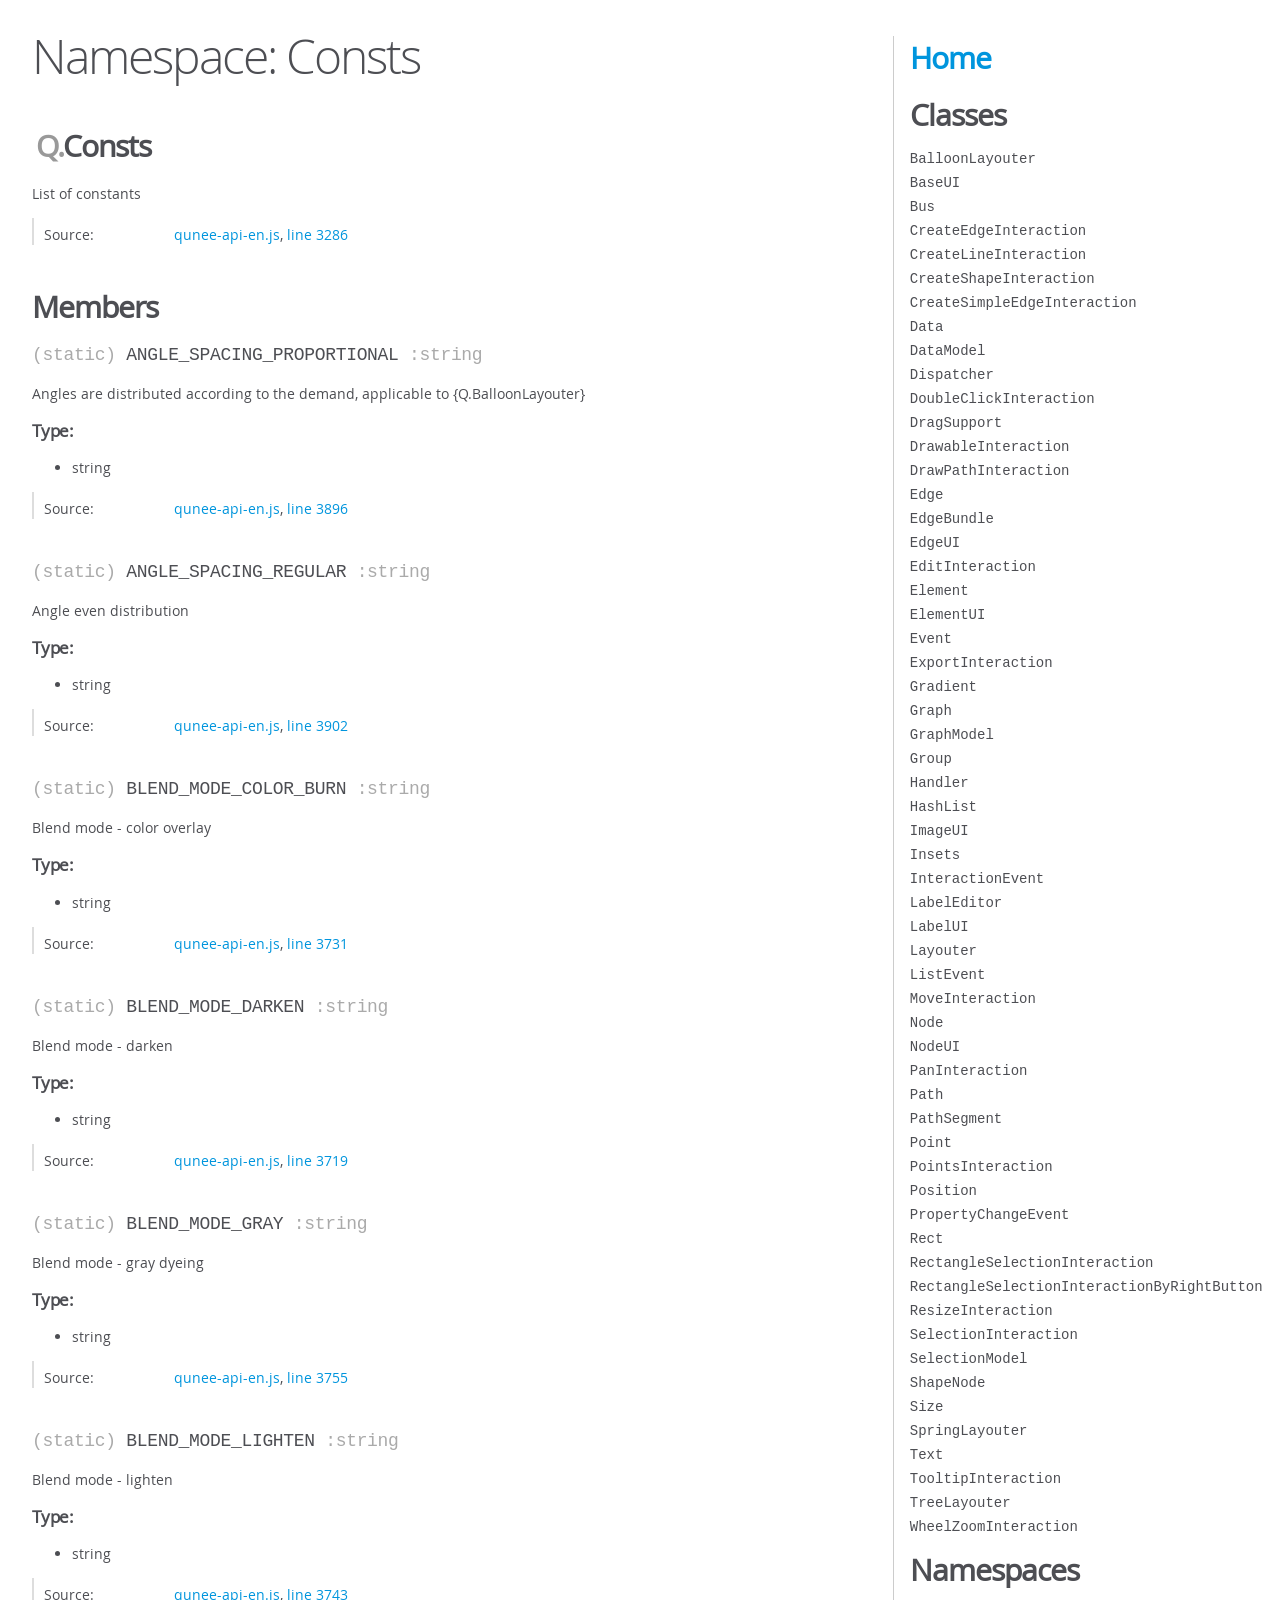
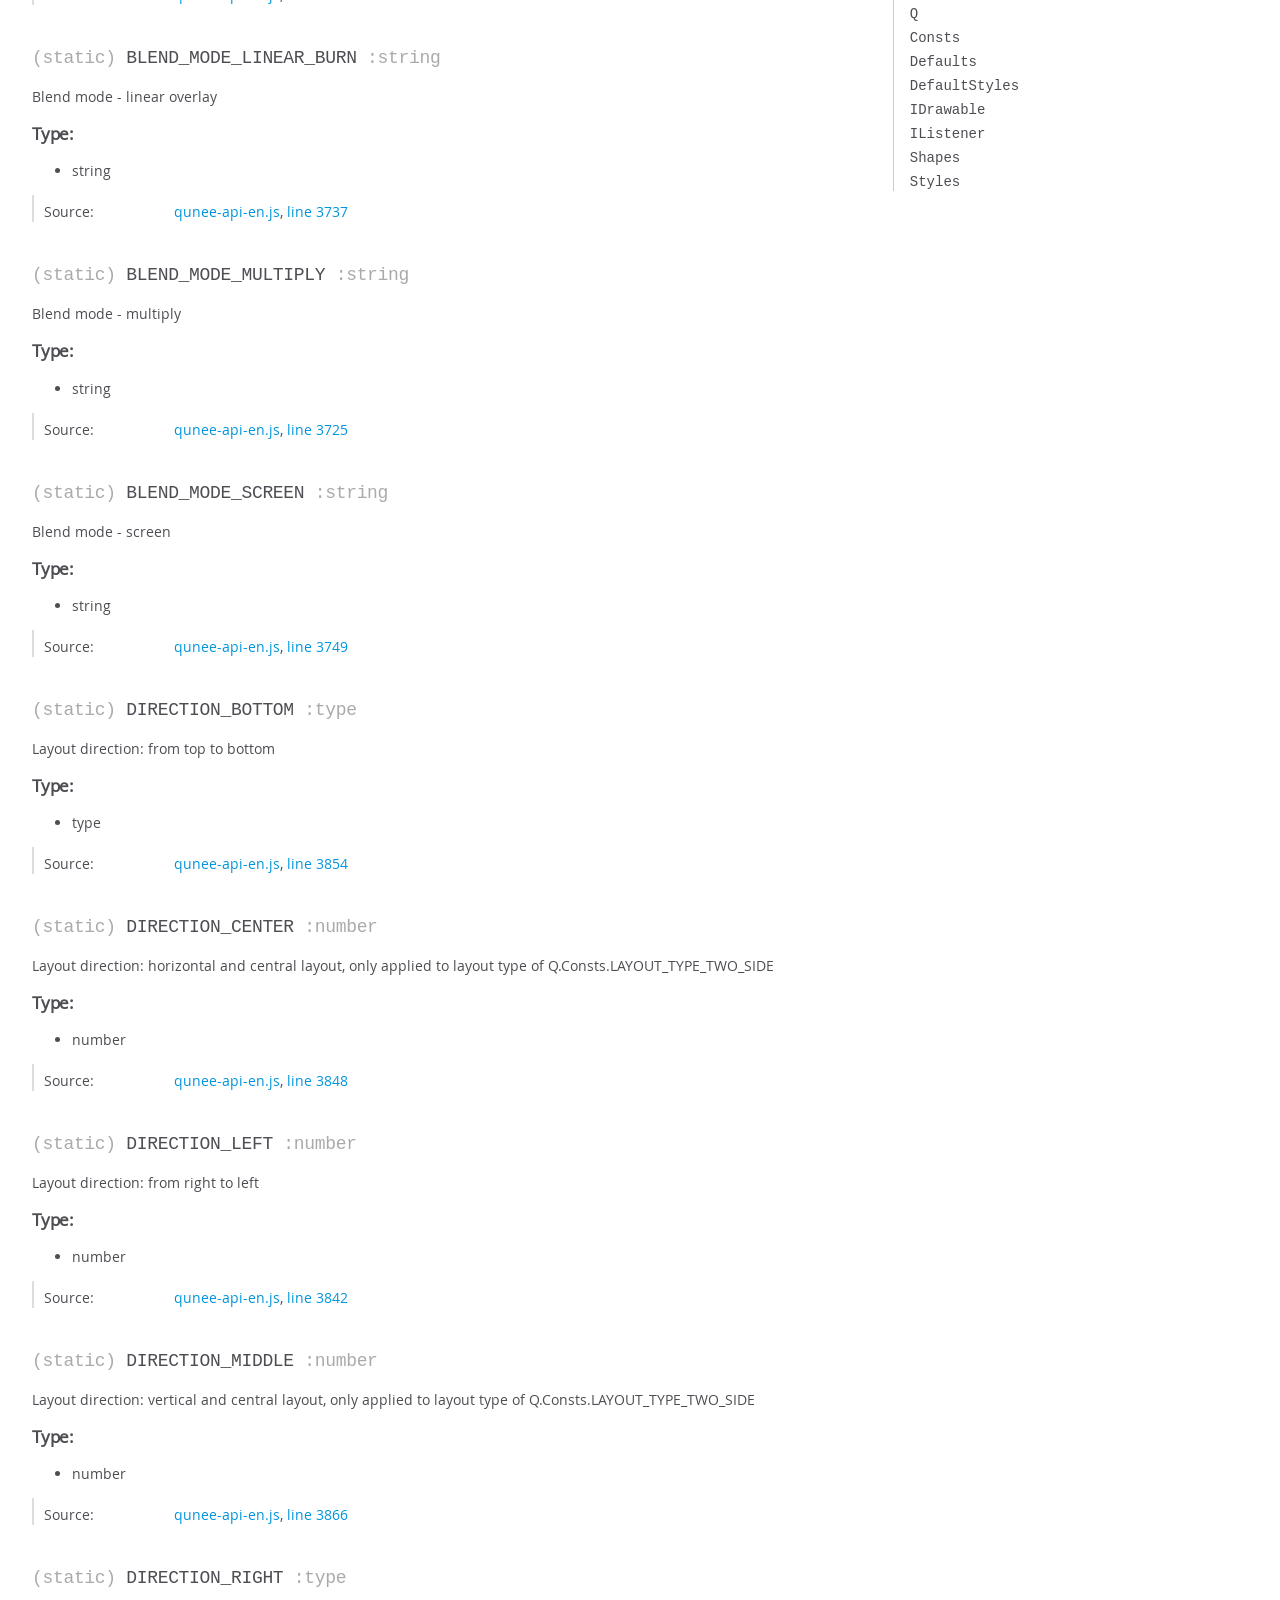
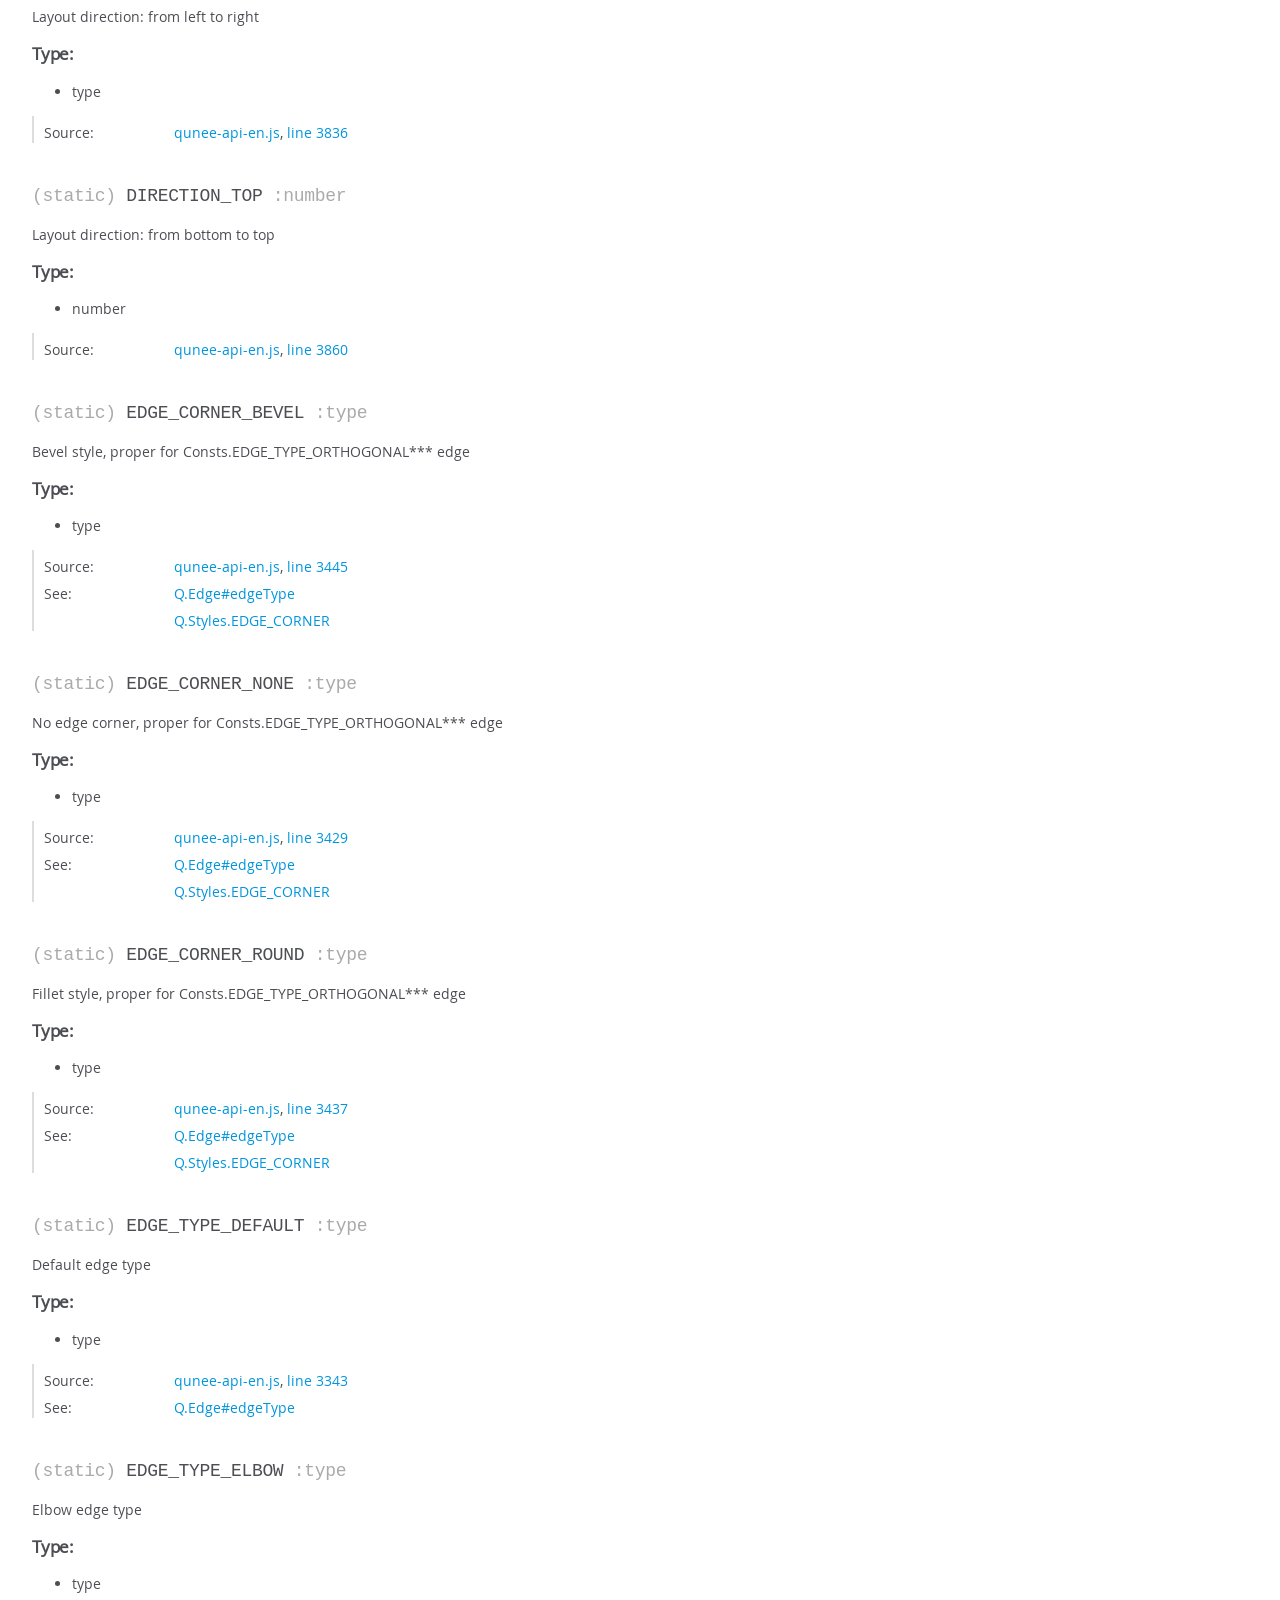
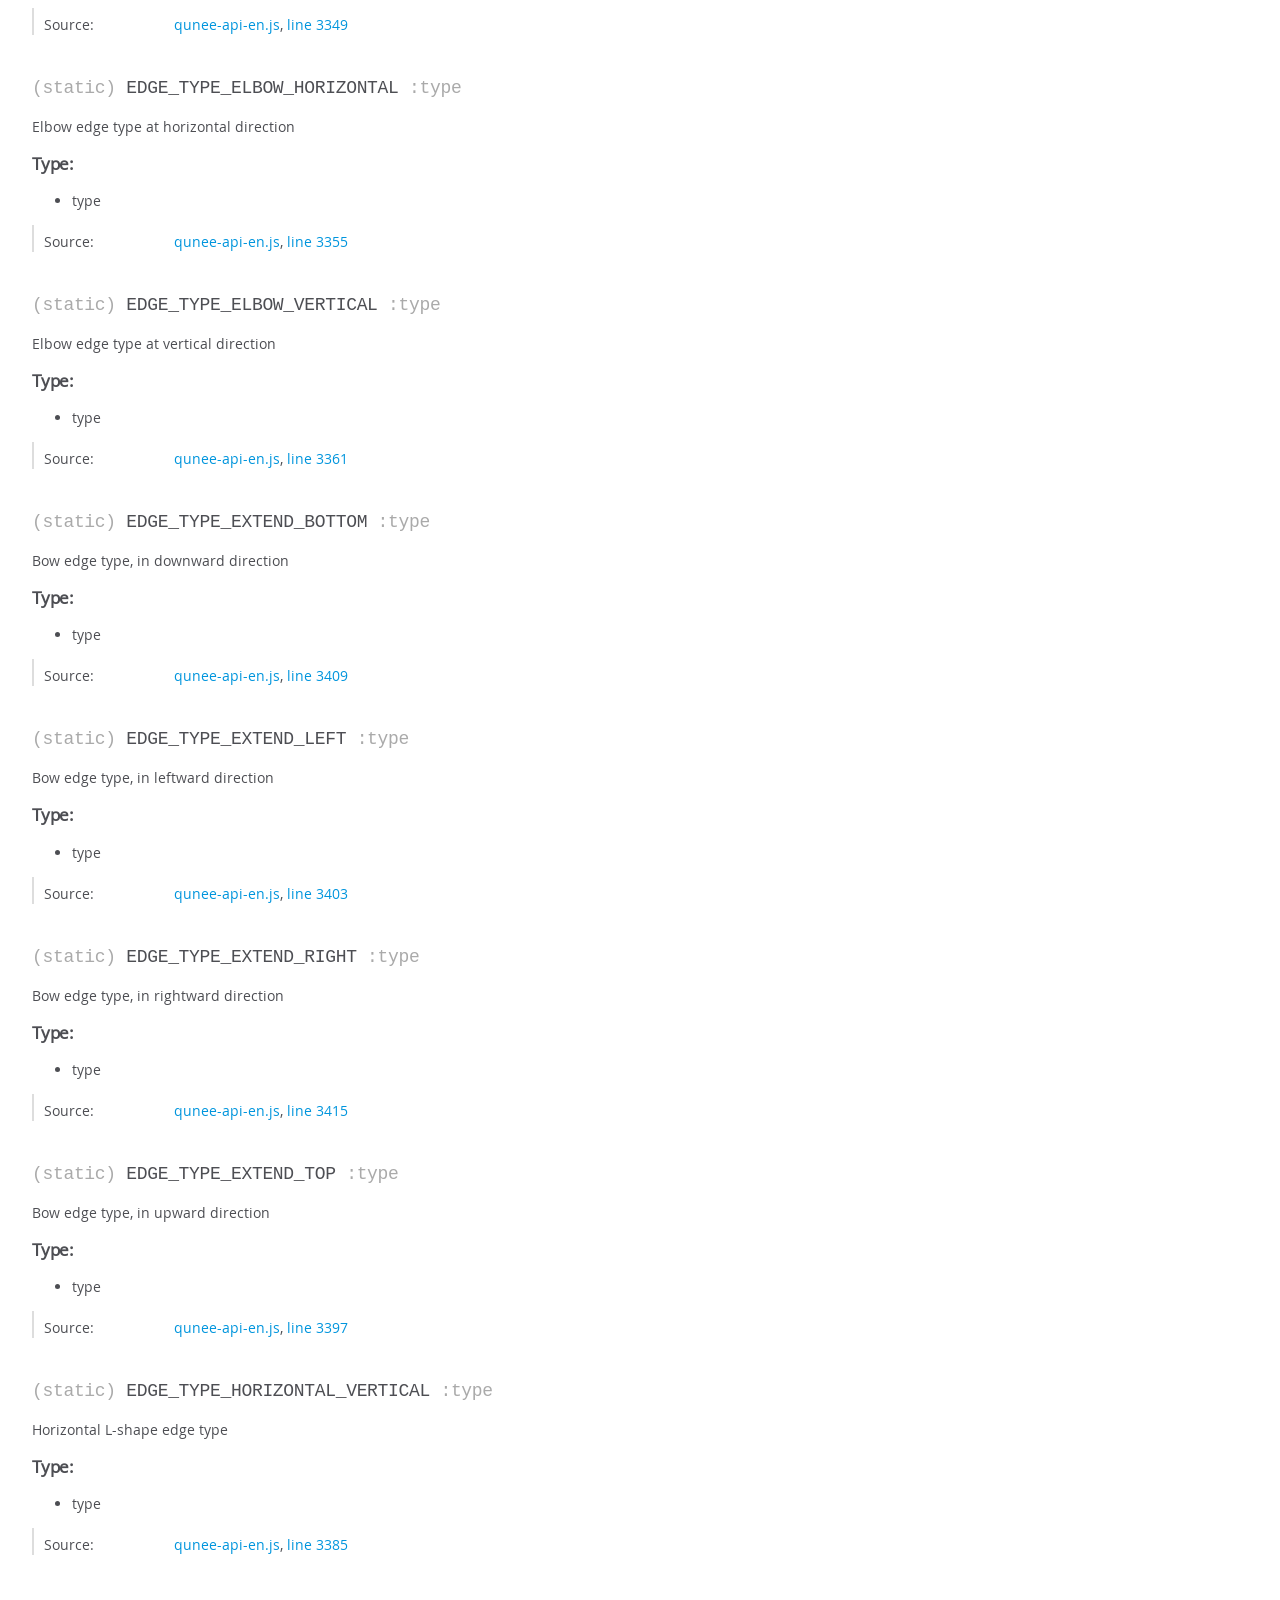
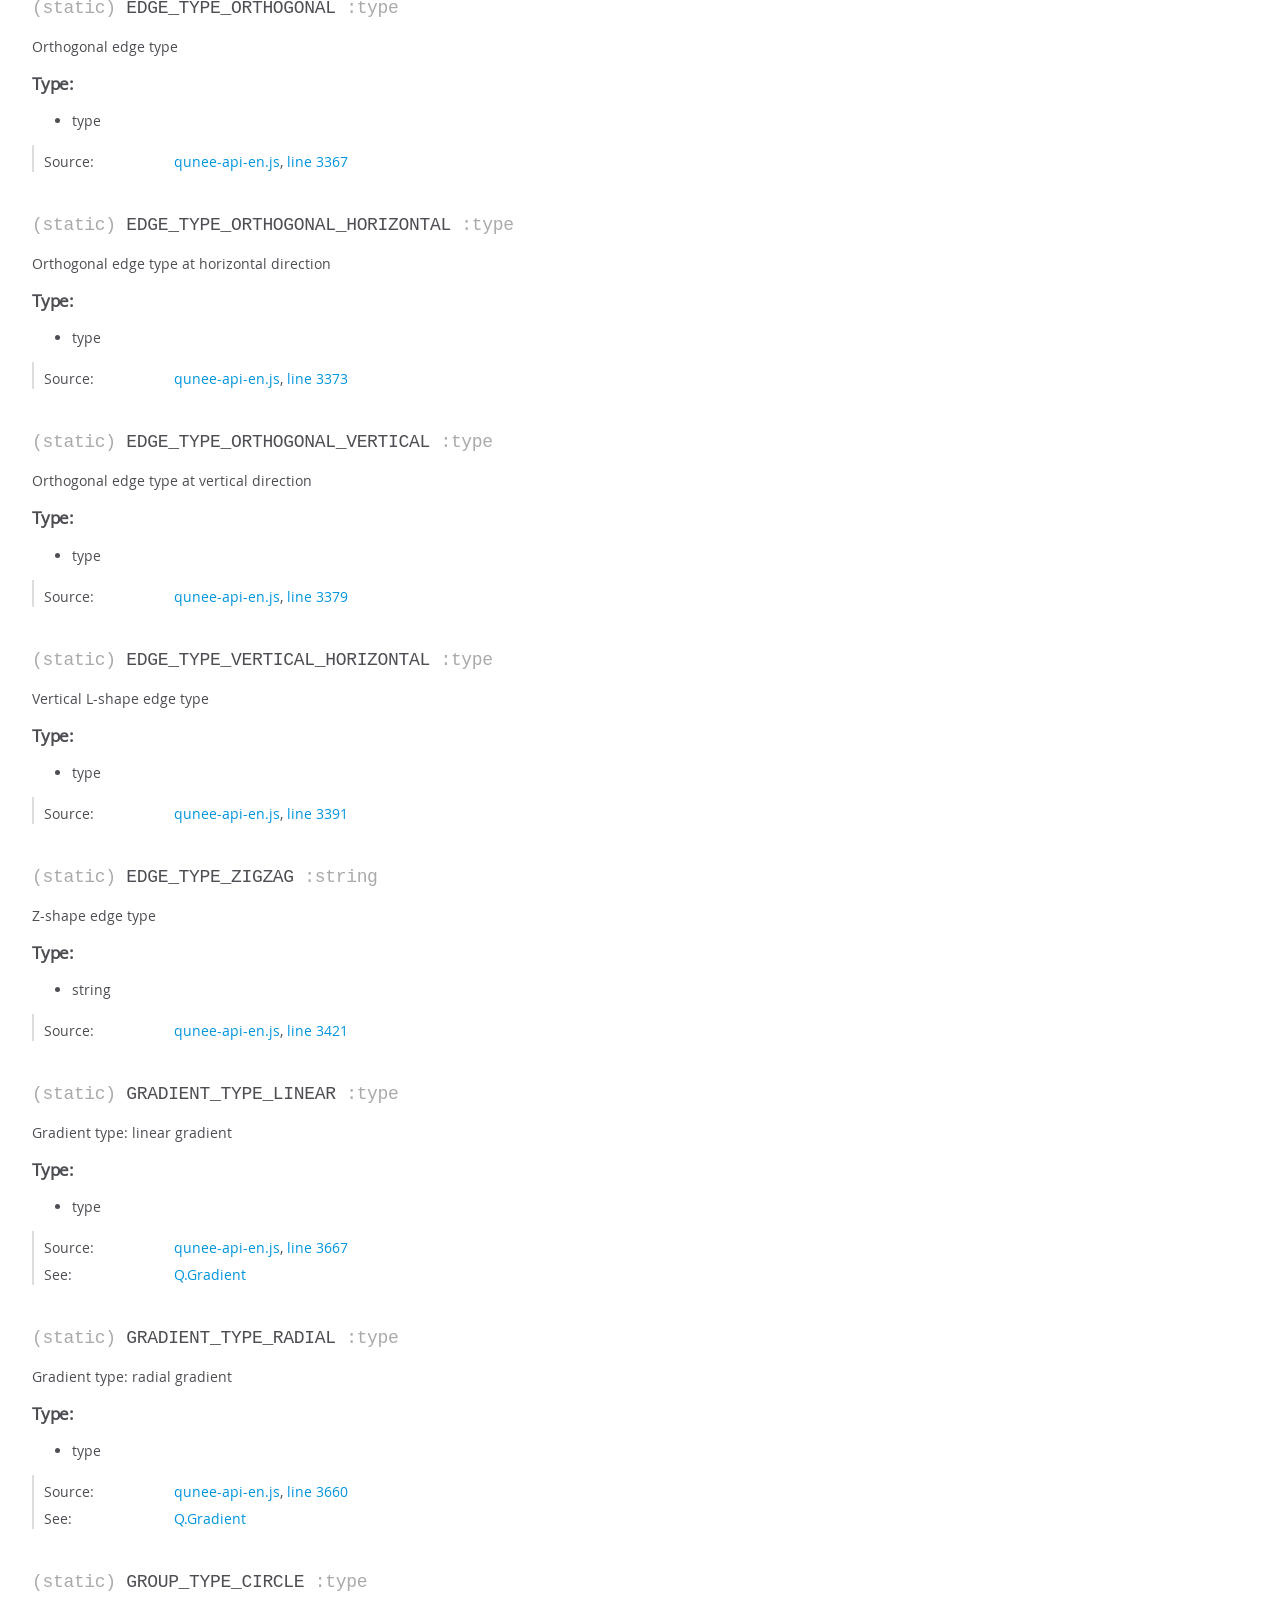
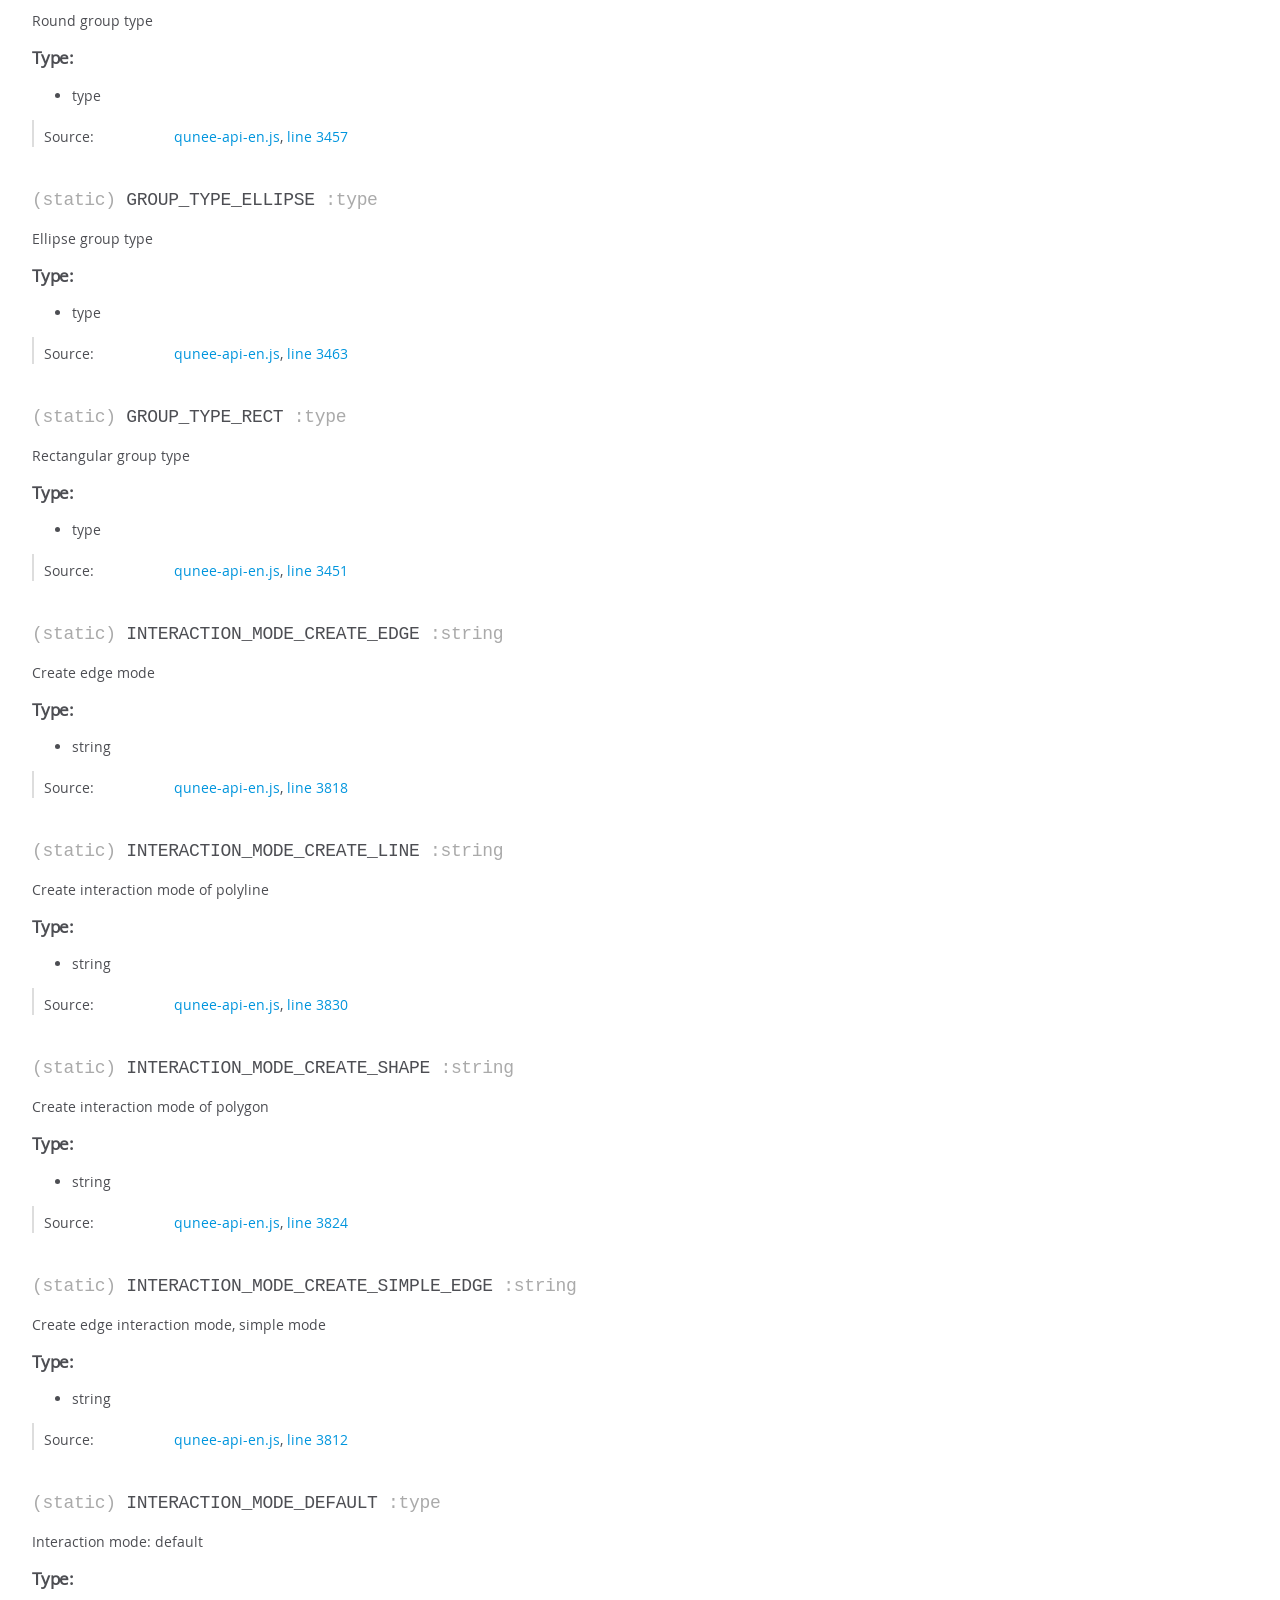
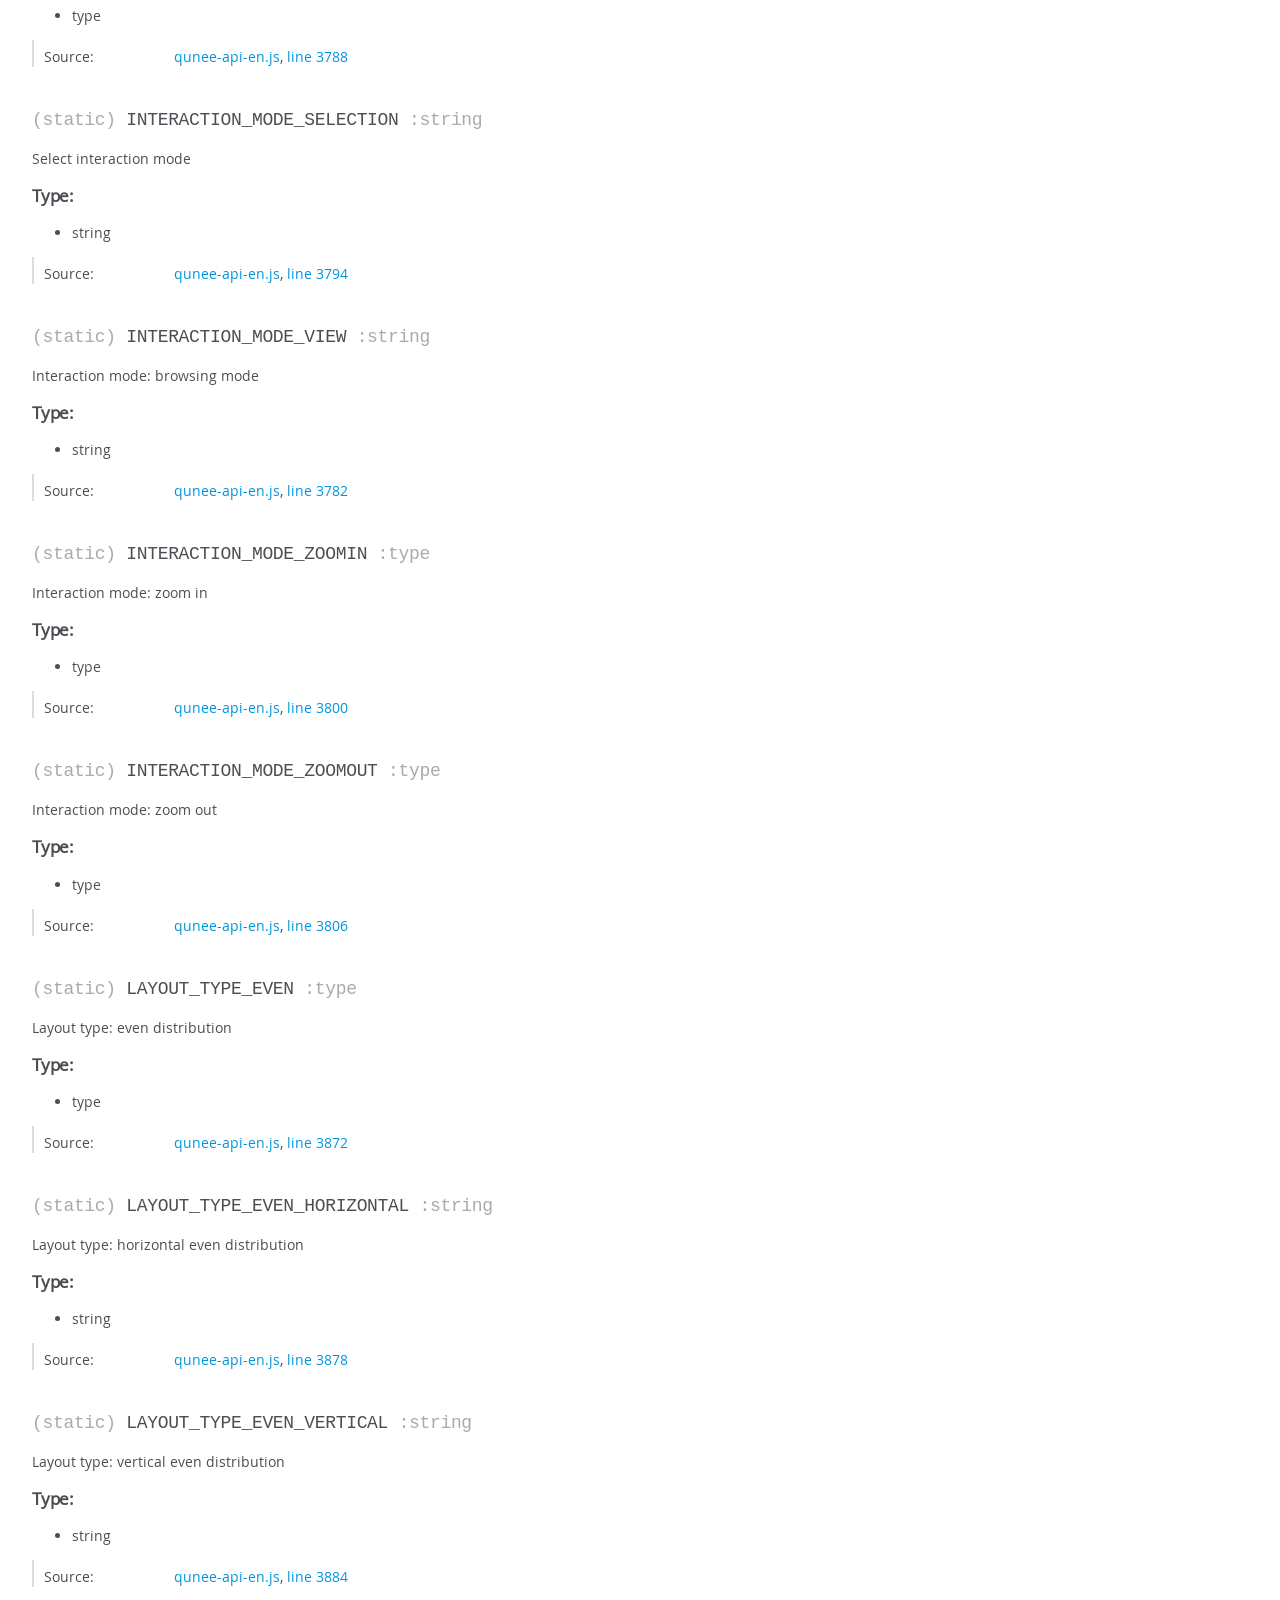
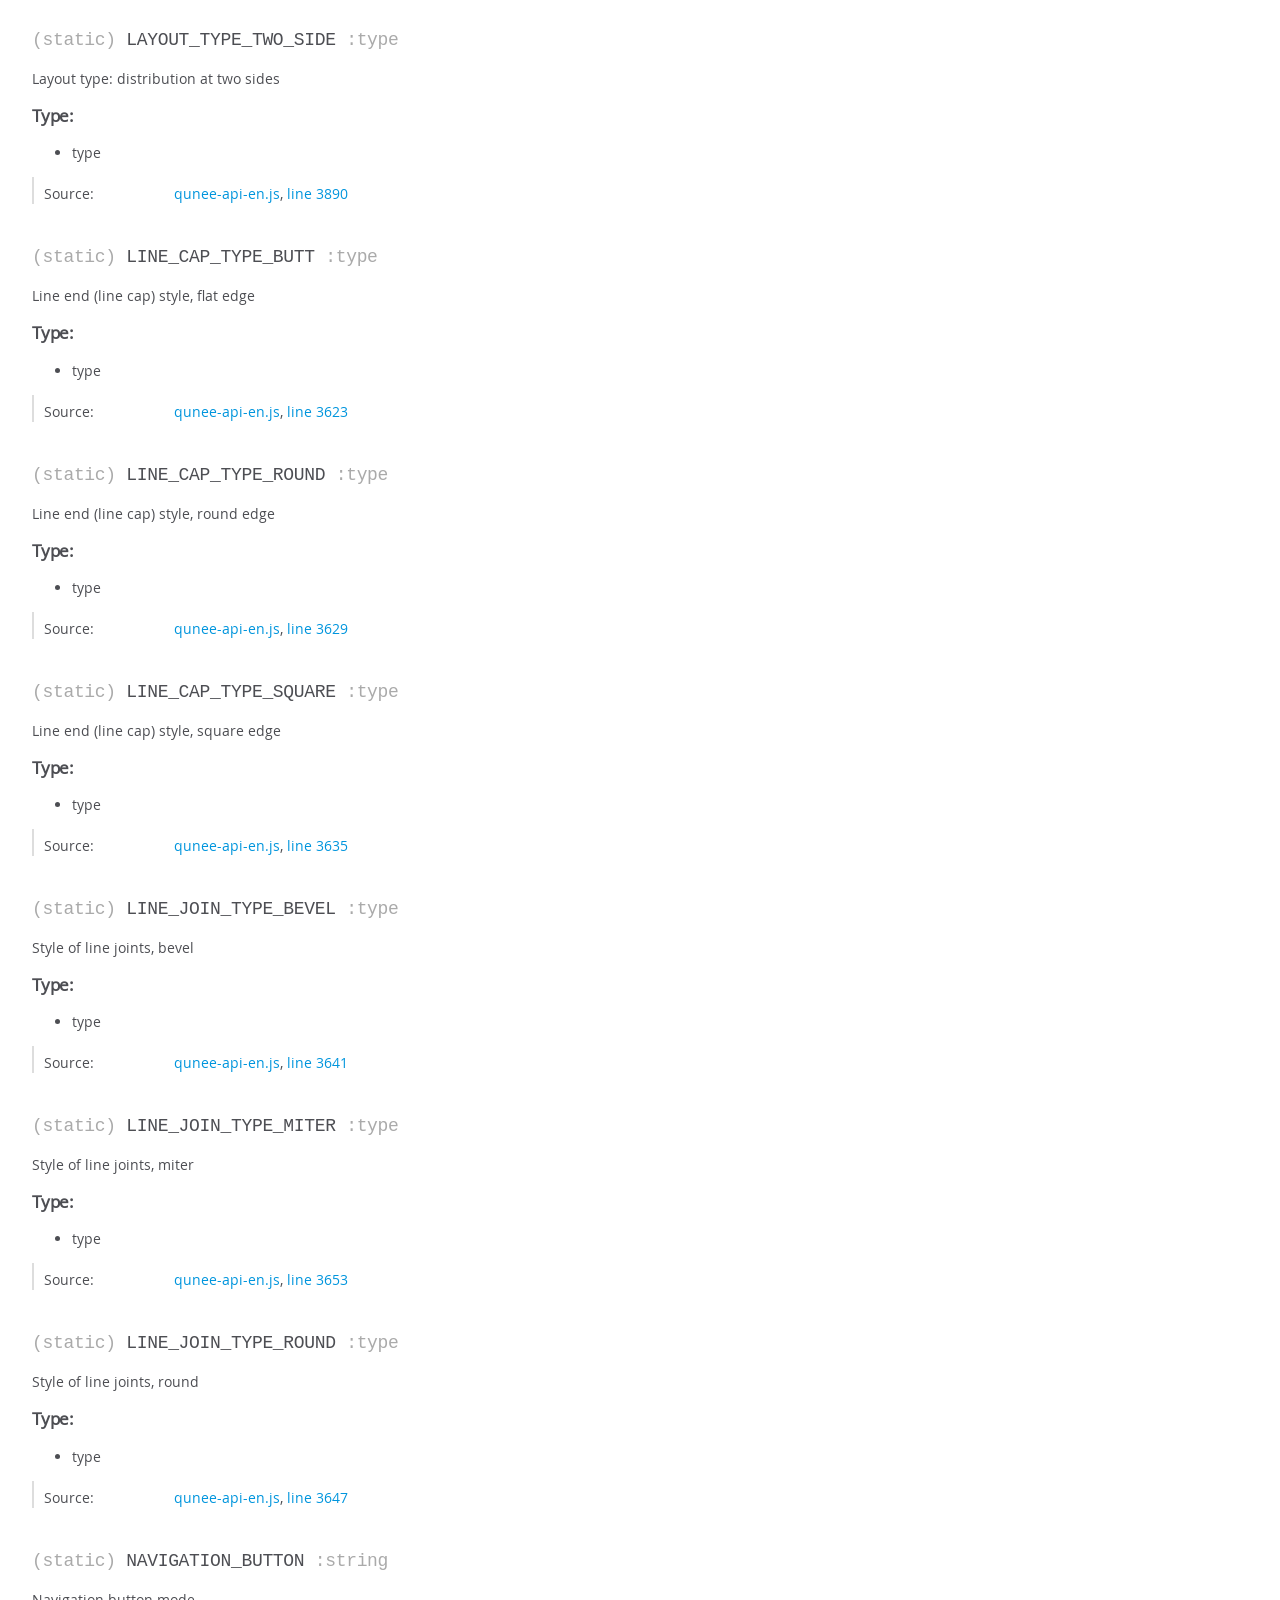
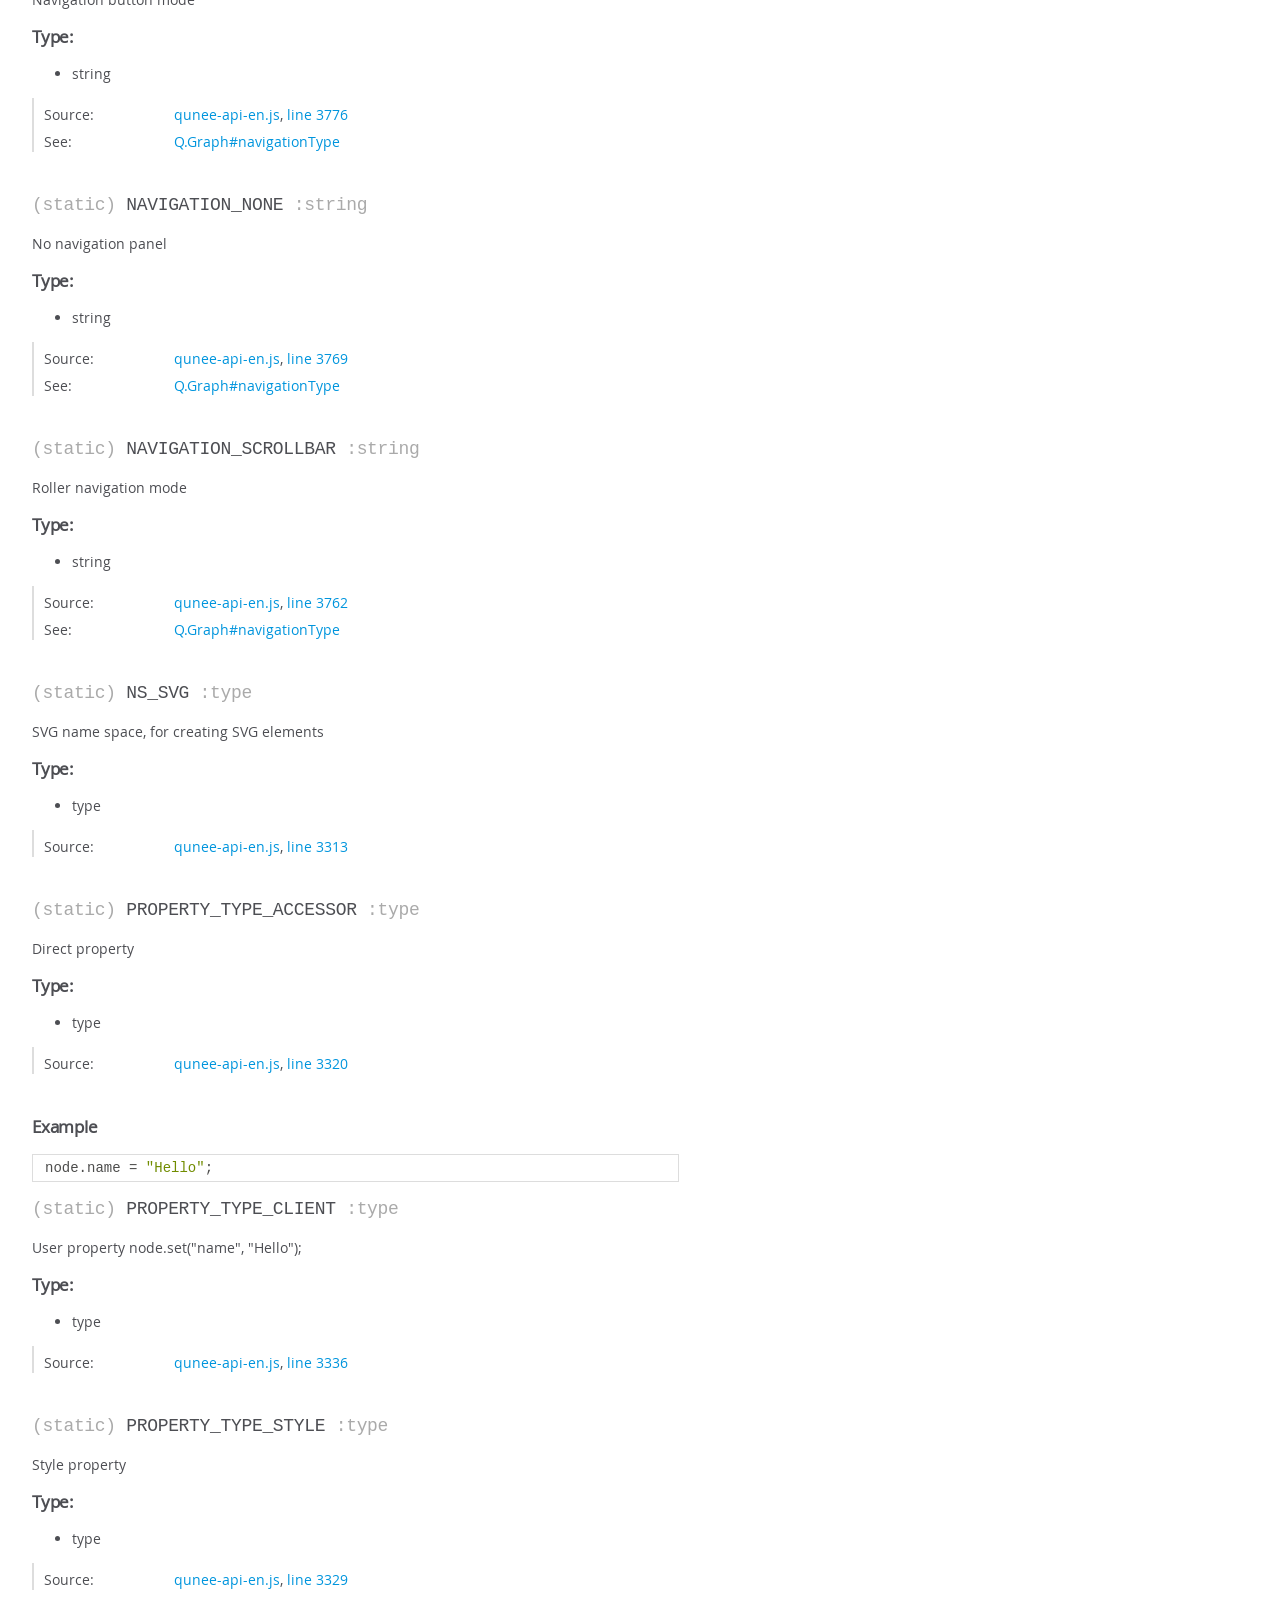
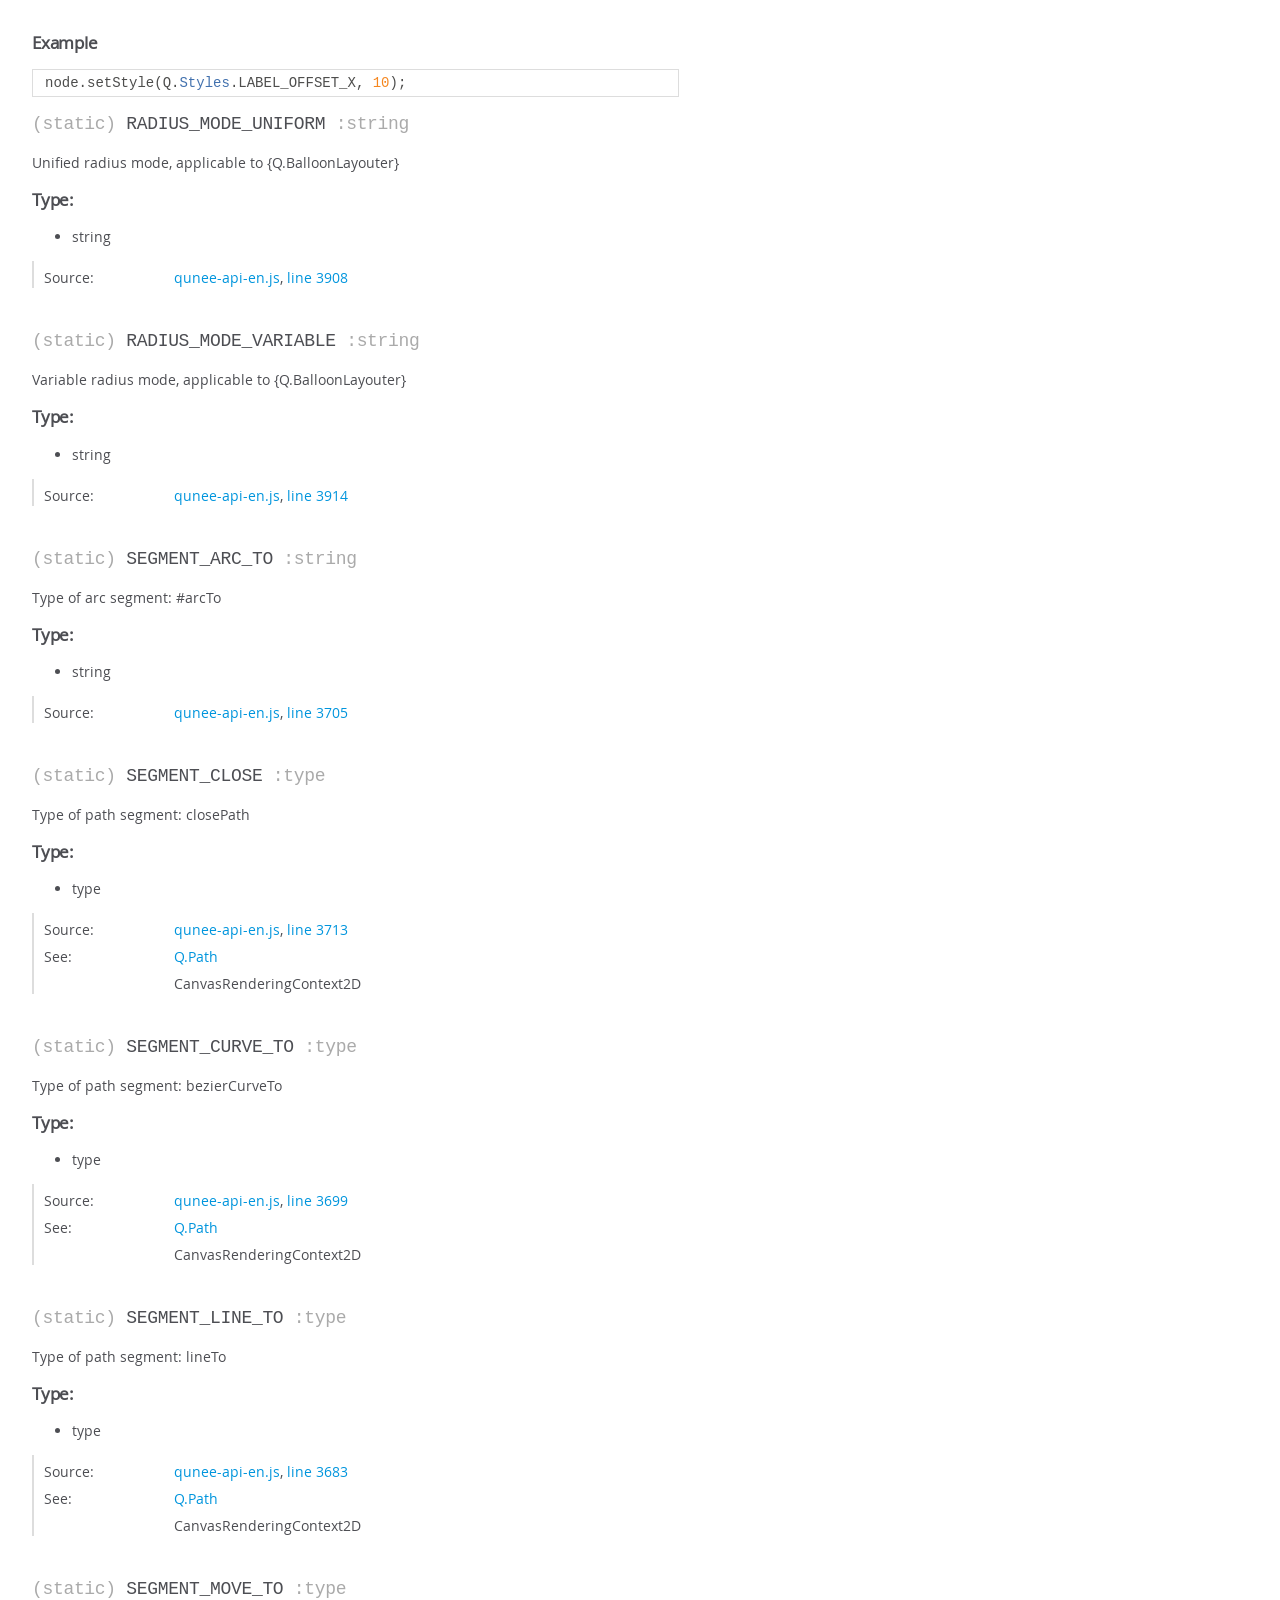
<file: qunee/jsdoc-en/Q.Consts.html>
<!DOCTYPE html>
<html lang="en">
<head>
    <meta charset="utf-8">
    <title>JSDoc: Namespace: Consts</title>

    <script src="scripts/prettify/prettify.js"> </script>
    <script src="scripts/prettify/lang-css.js"> </script>
    <!--[if lt IE 9]>
      <script src="//html5shiv.googlecode.com/svn/trunk/html5.js"></script>
    <![endif]-->
    <link type="text/css" rel="stylesheet" href="styles/prettify-tomorrow.css">
    <link type="text/css" rel="stylesheet" href="styles/jsdoc-default.css">
</head>

<body>

<div id="main">

    <h1 class="page-title">Namespace: Consts</h1>

    




<section>

<header>
    
        <h2>
            <span class="ancestors"><a href="Q.html">Q</a>.</span>Consts</h2>
        
    
</header>

<article>
    <div class="container-overview">
    
        
            <div class="description">List of constants</div>
        

        


<dl class="details">

    

    

    

    

    

    

    

    

    

    

    

    

    
    <dt class="tag-source">Source:</dt>
    <dd class="tag-source"><ul class="dummy"><li>
        <a href="qunee-api-en.js.html">qunee-api-en.js</a>, <a href="qunee-api-en.js.html#line3286">line 3286</a>
    </li></ul></dd>
    

    

    

    
</dl>


        
    
    </div>

    

    

    

     

    

    
        <h3 class="subsection-title">Members</h3>

        
            
<h4 class="name" id=".ANGLE_SPACING_PROPORTIONAL"><span class="type-signature">(static) </span>ANGLE_SPACING_PROPORTIONAL<span class="type-signature"> :string</span></h4>




<div class="description">
    Angles are distributed according to the demand, applicable to {Q.BalloonLayouter}
</div>



    <h5>Type:</h5>
    <ul>
        <li>
            
<span class="param-type">string</span>


        </li>
    </ul>





<dl class="details">

    

    

    

    

    

    

    

    

    

    

    

    

    
    <dt class="tag-source">Source:</dt>
    <dd class="tag-source"><ul class="dummy"><li>
        <a href="qunee-api-en.js.html">qunee-api-en.js</a>, <a href="qunee-api-en.js.html#line3896">line 3896</a>
    </li></ul></dd>
    

    

    

    
</dl>






        
            
<h4 class="name" id=".ANGLE_SPACING_REGULAR"><span class="type-signature">(static) </span>ANGLE_SPACING_REGULAR<span class="type-signature"> :string</span></h4>




<div class="description">
    Angle even distribution
</div>



    <h5>Type:</h5>
    <ul>
        <li>
            
<span class="param-type">string</span>


        </li>
    </ul>





<dl class="details">

    

    

    

    

    

    

    

    

    

    

    

    

    
    <dt class="tag-source">Source:</dt>
    <dd class="tag-source"><ul class="dummy"><li>
        <a href="qunee-api-en.js.html">qunee-api-en.js</a>, <a href="qunee-api-en.js.html#line3902">line 3902</a>
    </li></ul></dd>
    

    

    

    
</dl>






        
            
<h4 class="name" id=".BLEND_MODE_COLOR_BURN"><span class="type-signature">(static) </span>BLEND_MODE_COLOR_BURN<span class="type-signature"> :string</span></h4>




<div class="description">
    Blend mode - color overlay
</div>



    <h5>Type:</h5>
    <ul>
        <li>
            
<span class="param-type">string</span>


        </li>
    </ul>





<dl class="details">

    

    

    

    

    

    

    

    

    

    

    

    

    
    <dt class="tag-source">Source:</dt>
    <dd class="tag-source"><ul class="dummy"><li>
        <a href="qunee-api-en.js.html">qunee-api-en.js</a>, <a href="qunee-api-en.js.html#line3731">line 3731</a>
    </li></ul></dd>
    

    

    

    
</dl>






        
            
<h4 class="name" id=".BLEND_MODE_DARKEN"><span class="type-signature">(static) </span>BLEND_MODE_DARKEN<span class="type-signature"> :string</span></h4>




<div class="description">
    Blend mode - darken
</div>



    <h5>Type:</h5>
    <ul>
        <li>
            
<span class="param-type">string</span>


        </li>
    </ul>





<dl class="details">

    

    

    

    

    

    

    

    

    

    

    

    

    
    <dt class="tag-source">Source:</dt>
    <dd class="tag-source"><ul class="dummy"><li>
        <a href="qunee-api-en.js.html">qunee-api-en.js</a>, <a href="qunee-api-en.js.html#line3719">line 3719</a>
    </li></ul></dd>
    

    

    

    
</dl>






        
            
<h4 class="name" id=".BLEND_MODE_GRAY"><span class="type-signature">(static) </span>BLEND_MODE_GRAY<span class="type-signature"> :string</span></h4>




<div class="description">
    Blend mode - gray dyeing
</div>



    <h5>Type:</h5>
    <ul>
        <li>
            
<span class="param-type">string</span>


        </li>
    </ul>





<dl class="details">

    

    

    

    

    

    

    

    

    

    

    

    

    
    <dt class="tag-source">Source:</dt>
    <dd class="tag-source"><ul class="dummy"><li>
        <a href="qunee-api-en.js.html">qunee-api-en.js</a>, <a href="qunee-api-en.js.html#line3755">line 3755</a>
    </li></ul></dd>
    

    

    

    
</dl>






        
            
<h4 class="name" id=".BLEND_MODE_LIGHTEN"><span class="type-signature">(static) </span>BLEND_MODE_LIGHTEN<span class="type-signature"> :string</span></h4>




<div class="description">
    Blend mode - lighten
</div>



    <h5>Type:</h5>
    <ul>
        <li>
            
<span class="param-type">string</span>


        </li>
    </ul>





<dl class="details">

    

    

    

    

    

    

    

    

    

    

    

    

    
    <dt class="tag-source">Source:</dt>
    <dd class="tag-source"><ul class="dummy"><li>
        <a href="qunee-api-en.js.html">qunee-api-en.js</a>, <a href="qunee-api-en.js.html#line3743">line 3743</a>
    </li></ul></dd>
    

    

    

    
</dl>






        
            
<h4 class="name" id=".BLEND_MODE_LINEAR_BURN"><span class="type-signature">(static) </span>BLEND_MODE_LINEAR_BURN<span class="type-signature"> :string</span></h4>




<div class="description">
    Blend mode - linear overlay
</div>



    <h5>Type:</h5>
    <ul>
        <li>
            
<span class="param-type">string</span>


        </li>
    </ul>





<dl class="details">

    

    

    

    

    

    

    

    

    

    

    

    

    
    <dt class="tag-source">Source:</dt>
    <dd class="tag-source"><ul class="dummy"><li>
        <a href="qunee-api-en.js.html">qunee-api-en.js</a>, <a href="qunee-api-en.js.html#line3737">line 3737</a>
    </li></ul></dd>
    

    

    

    
</dl>






        
            
<h4 class="name" id=".BLEND_MODE_MULTIPLY"><span class="type-signature">(static) </span>BLEND_MODE_MULTIPLY<span class="type-signature"> :string</span></h4>




<div class="description">
    Blend mode - multiply
</div>



    <h5>Type:</h5>
    <ul>
        <li>
            
<span class="param-type">string</span>


        </li>
    </ul>





<dl class="details">

    

    

    

    

    

    

    

    

    

    

    

    

    
    <dt class="tag-source">Source:</dt>
    <dd class="tag-source"><ul class="dummy"><li>
        <a href="qunee-api-en.js.html">qunee-api-en.js</a>, <a href="qunee-api-en.js.html#line3725">line 3725</a>
    </li></ul></dd>
    

    

    

    
</dl>






        
            
<h4 class="name" id=".BLEND_MODE_SCREEN"><span class="type-signature">(static) </span>BLEND_MODE_SCREEN<span class="type-signature"> :string</span></h4>




<div class="description">
    Blend mode - screen
</div>



    <h5>Type:</h5>
    <ul>
        <li>
            
<span class="param-type">string</span>


        </li>
    </ul>





<dl class="details">

    

    

    

    

    

    

    

    

    

    

    

    

    
    <dt class="tag-source">Source:</dt>
    <dd class="tag-source"><ul class="dummy"><li>
        <a href="qunee-api-en.js.html">qunee-api-en.js</a>, <a href="qunee-api-en.js.html#line3749">line 3749</a>
    </li></ul></dd>
    

    

    

    
</dl>






        
            
<h4 class="name" id=".DIRECTION_BOTTOM"><span class="type-signature">(static) </span>DIRECTION_BOTTOM<span class="type-signature"> :type</span></h4>




<div class="description">
    Layout direction: from top to bottom
</div>



    <h5>Type:</h5>
    <ul>
        <li>
            
<span class="param-type">type</span>


        </li>
    </ul>





<dl class="details">

    

    

    

    

    

    

    

    

    

    

    

    

    
    <dt class="tag-source">Source:</dt>
    <dd class="tag-source"><ul class="dummy"><li>
        <a href="qunee-api-en.js.html">qunee-api-en.js</a>, <a href="qunee-api-en.js.html#line3854">line 3854</a>
    </li></ul></dd>
    

    

    

    
</dl>






        
            
<h4 class="name" id=".DIRECTION_CENTER"><span class="type-signature">(static) </span>DIRECTION_CENTER<span class="type-signature"> :number</span></h4>




<div class="description">
    Layout direction: horizontal and central layout, only applied to layout type of Q.Consts.LAYOUT_TYPE_TWO_SIDE
</div>



    <h5>Type:</h5>
    <ul>
        <li>
            
<span class="param-type">number</span>


        </li>
    </ul>





<dl class="details">

    

    

    

    

    

    

    

    

    

    

    

    

    
    <dt class="tag-source">Source:</dt>
    <dd class="tag-source"><ul class="dummy"><li>
        <a href="qunee-api-en.js.html">qunee-api-en.js</a>, <a href="qunee-api-en.js.html#line3848">line 3848</a>
    </li></ul></dd>
    

    

    

    
</dl>






        
            
<h4 class="name" id=".DIRECTION_LEFT"><span class="type-signature">(static) </span>DIRECTION_LEFT<span class="type-signature"> :number</span></h4>




<div class="description">
    Layout direction: from right to left
</div>



    <h5>Type:</h5>
    <ul>
        <li>
            
<span class="param-type">number</span>


        </li>
    </ul>





<dl class="details">

    

    

    

    

    

    

    

    

    

    

    

    

    
    <dt class="tag-source">Source:</dt>
    <dd class="tag-source"><ul class="dummy"><li>
        <a href="qunee-api-en.js.html">qunee-api-en.js</a>, <a href="qunee-api-en.js.html#line3842">line 3842</a>
    </li></ul></dd>
    

    

    

    
</dl>






        
            
<h4 class="name" id=".DIRECTION_MIDDLE"><span class="type-signature">(static) </span>DIRECTION_MIDDLE<span class="type-signature"> :number</span></h4>




<div class="description">
    Layout direction: vertical and central layout, only applied to layout type of Q.Consts.LAYOUT_TYPE_TWO_SIDE
</div>



    <h5>Type:</h5>
    <ul>
        <li>
            
<span class="param-type">number</span>


        </li>
    </ul>





<dl class="details">

    

    

    

    

    

    

    

    

    

    

    

    

    
    <dt class="tag-source">Source:</dt>
    <dd class="tag-source"><ul class="dummy"><li>
        <a href="qunee-api-en.js.html">qunee-api-en.js</a>, <a href="qunee-api-en.js.html#line3866">line 3866</a>
    </li></ul></dd>
    

    

    

    
</dl>






        
            
<h4 class="name" id=".DIRECTION_RIGHT"><span class="type-signature">(static) </span>DIRECTION_RIGHT<span class="type-signature"> :type</span></h4>




<div class="description">
    Layout direction: from left to right
</div>



    <h5>Type:</h5>
    <ul>
        <li>
            
<span class="param-type">type</span>


        </li>
    </ul>





<dl class="details">

    

    

    

    

    

    

    

    

    

    

    

    

    
    <dt class="tag-source">Source:</dt>
    <dd class="tag-source"><ul class="dummy"><li>
        <a href="qunee-api-en.js.html">qunee-api-en.js</a>, <a href="qunee-api-en.js.html#line3836">line 3836</a>
    </li></ul></dd>
    

    

    

    
</dl>






        
            
<h4 class="name" id=".DIRECTION_TOP"><span class="type-signature">(static) </span>DIRECTION_TOP<span class="type-signature"> :number</span></h4>




<div class="description">
    Layout direction: from bottom to top
</div>



    <h5>Type:</h5>
    <ul>
        <li>
            
<span class="param-type">number</span>


        </li>
    </ul>





<dl class="details">

    

    

    

    

    

    

    

    

    

    

    

    

    
    <dt class="tag-source">Source:</dt>
    <dd class="tag-source"><ul class="dummy"><li>
        <a href="qunee-api-en.js.html">qunee-api-en.js</a>, <a href="qunee-api-en.js.html#line3860">line 3860</a>
    </li></ul></dd>
    

    

    

    
</dl>






        
            
<h4 class="name" id=".EDGE_CORNER_BEVEL"><span class="type-signature">(static) </span>EDGE_CORNER_BEVEL<span class="type-signature"> :type</span></h4>




<div class="description">
    Bevel style, proper for Consts.EDGE_TYPE_ORTHOGONAL*** edge
</div>



    <h5>Type:</h5>
    <ul>
        <li>
            
<span class="param-type">type</span>


        </li>
    </ul>





<dl class="details">

    

    

    

    

    

    

    

    

    

    

    

    

    
    <dt class="tag-source">Source:</dt>
    <dd class="tag-source"><ul class="dummy"><li>
        <a href="qunee-api-en.js.html">qunee-api-en.js</a>, <a href="qunee-api-en.js.html#line3445">line 3445</a>
    </li></ul></dd>
    

    

    
    <dt class="tag-see">See:</dt>
    <dd class="tag-see">
        <ul>
            <li><a href="Q.Edge.html#edgeType">Q.Edge#edgeType</a></li>
        
            <li><a href="Q.Styles.html#.EDGE_CORNER">Q.Styles.EDGE_CORNER</a></li>
        </ul>
    </dd>
    

    
</dl>






        
            
<h4 class="name" id=".EDGE_CORNER_NONE"><span class="type-signature">(static) </span>EDGE_CORNER_NONE<span class="type-signature"> :type</span></h4>




<div class="description">
    No edge corner, proper for Consts.EDGE_TYPE_ORTHOGONAL*** edge
</div>



    <h5>Type:</h5>
    <ul>
        <li>
            
<span class="param-type">type</span>


        </li>
    </ul>





<dl class="details">

    

    

    

    

    

    

    

    

    

    

    

    

    
    <dt class="tag-source">Source:</dt>
    <dd class="tag-source"><ul class="dummy"><li>
        <a href="qunee-api-en.js.html">qunee-api-en.js</a>, <a href="qunee-api-en.js.html#line3429">line 3429</a>
    </li></ul></dd>
    

    

    
    <dt class="tag-see">See:</dt>
    <dd class="tag-see">
        <ul>
            <li><a href="Q.Edge.html#edgeType">Q.Edge#edgeType</a></li>
        
            <li><a href="Q.Styles.html#.EDGE_CORNER">Q.Styles.EDGE_CORNER</a></li>
        </ul>
    </dd>
    

    
</dl>






        
            
<h4 class="name" id=".EDGE_CORNER_ROUND"><span class="type-signature">(static) </span>EDGE_CORNER_ROUND<span class="type-signature"> :type</span></h4>




<div class="description">
    Fillet style, proper for Consts.EDGE_TYPE_ORTHOGONAL*** edge
</div>



    <h5>Type:</h5>
    <ul>
        <li>
            
<span class="param-type">type</span>


        </li>
    </ul>





<dl class="details">

    

    

    

    

    

    

    

    

    

    

    

    

    
    <dt class="tag-source">Source:</dt>
    <dd class="tag-source"><ul class="dummy"><li>
        <a href="qunee-api-en.js.html">qunee-api-en.js</a>, <a href="qunee-api-en.js.html#line3437">line 3437</a>
    </li></ul></dd>
    

    

    
    <dt class="tag-see">See:</dt>
    <dd class="tag-see">
        <ul>
            <li><a href="Q.Edge.html#edgeType">Q.Edge#edgeType</a></li>
        
            <li><a href="Q.Styles.html#.EDGE_CORNER">Q.Styles.EDGE_CORNER</a></li>
        </ul>
    </dd>
    

    
</dl>






        
            
<h4 class="name" id=".EDGE_TYPE_DEFAULT"><span class="type-signature">(static) </span>EDGE_TYPE_DEFAULT<span class="type-signature"> :type</span></h4>




<div class="description">
    Default edge type
</div>



    <h5>Type:</h5>
    <ul>
        <li>
            
<span class="param-type">type</span>


        </li>
    </ul>





<dl class="details">

    

    

    

    

    

    

    

    

    

    

    

    

    
    <dt class="tag-source">Source:</dt>
    <dd class="tag-source"><ul class="dummy"><li>
        <a href="qunee-api-en.js.html">qunee-api-en.js</a>, <a href="qunee-api-en.js.html#line3343">line 3343</a>
    </li></ul></dd>
    

    

    
    <dt class="tag-see">See:</dt>
    <dd class="tag-see">
        <ul>
            <li><a href="Q.Edge.html#edgeType">Q.Edge#edgeType</a></li>
        </ul>
    </dd>
    

    
</dl>






        
            
<h4 class="name" id=".EDGE_TYPE_ELBOW"><span class="type-signature">(static) </span>EDGE_TYPE_ELBOW<span class="type-signature"> :type</span></h4>




<div class="description">
    Elbow edge type
</div>



    <h5>Type:</h5>
    <ul>
        <li>
            
<span class="param-type">type</span>


        </li>
    </ul>





<dl class="details">

    

    

    

    

    

    

    

    

    

    

    

    

    
    <dt class="tag-source">Source:</dt>
    <dd class="tag-source"><ul class="dummy"><li>
        <a href="qunee-api-en.js.html">qunee-api-en.js</a>, <a href="qunee-api-en.js.html#line3349">line 3349</a>
    </li></ul></dd>
    

    

    

    
</dl>






        
            
<h4 class="name" id=".EDGE_TYPE_ELBOW_HORIZONTAL"><span class="type-signature">(static) </span>EDGE_TYPE_ELBOW_HORIZONTAL<span class="type-signature"> :type</span></h4>




<div class="description">
    Elbow edge type at horizontal direction
</div>



    <h5>Type:</h5>
    <ul>
        <li>
            
<span class="param-type">type</span>


        </li>
    </ul>





<dl class="details">

    

    

    

    

    

    

    

    

    

    

    

    

    
    <dt class="tag-source">Source:</dt>
    <dd class="tag-source"><ul class="dummy"><li>
        <a href="qunee-api-en.js.html">qunee-api-en.js</a>, <a href="qunee-api-en.js.html#line3355">line 3355</a>
    </li></ul></dd>
    

    

    

    
</dl>






        
            
<h4 class="name" id=".EDGE_TYPE_ELBOW_VERTICAL"><span class="type-signature">(static) </span>EDGE_TYPE_ELBOW_VERTICAL<span class="type-signature"> :type</span></h4>




<div class="description">
    Elbow edge type at vertical direction
</div>



    <h5>Type:</h5>
    <ul>
        <li>
            
<span class="param-type">type</span>


        </li>
    </ul>





<dl class="details">

    

    

    

    

    

    

    

    

    

    

    

    

    
    <dt class="tag-source">Source:</dt>
    <dd class="tag-source"><ul class="dummy"><li>
        <a href="qunee-api-en.js.html">qunee-api-en.js</a>, <a href="qunee-api-en.js.html#line3361">line 3361</a>
    </li></ul></dd>
    

    

    

    
</dl>






        
            
<h4 class="name" id=".EDGE_TYPE_EXTEND_BOTTOM"><span class="type-signature">(static) </span>EDGE_TYPE_EXTEND_BOTTOM<span class="type-signature"> :type</span></h4>




<div class="description">
    Bow edge type, in downward direction
</div>



    <h5>Type:</h5>
    <ul>
        <li>
            
<span class="param-type">type</span>


        </li>
    </ul>





<dl class="details">

    

    

    

    

    

    

    

    

    

    

    

    

    
    <dt class="tag-source">Source:</dt>
    <dd class="tag-source"><ul class="dummy"><li>
        <a href="qunee-api-en.js.html">qunee-api-en.js</a>, <a href="qunee-api-en.js.html#line3409">line 3409</a>
    </li></ul></dd>
    

    

    

    
</dl>






        
            
<h4 class="name" id=".EDGE_TYPE_EXTEND_LEFT"><span class="type-signature">(static) </span>EDGE_TYPE_EXTEND_LEFT<span class="type-signature"> :type</span></h4>




<div class="description">
    Bow edge type, in leftward direction
</div>



    <h5>Type:</h5>
    <ul>
        <li>
            
<span class="param-type">type</span>


        </li>
    </ul>





<dl class="details">

    

    

    

    

    

    

    

    

    

    

    

    

    
    <dt class="tag-source">Source:</dt>
    <dd class="tag-source"><ul class="dummy"><li>
        <a href="qunee-api-en.js.html">qunee-api-en.js</a>, <a href="qunee-api-en.js.html#line3403">line 3403</a>
    </li></ul></dd>
    

    

    

    
</dl>






        
            
<h4 class="name" id=".EDGE_TYPE_EXTEND_RIGHT"><span class="type-signature">(static) </span>EDGE_TYPE_EXTEND_RIGHT<span class="type-signature"> :type</span></h4>




<div class="description">
    Bow edge type, in rightward direction
</div>



    <h5>Type:</h5>
    <ul>
        <li>
            
<span class="param-type">type</span>


        </li>
    </ul>





<dl class="details">

    

    

    

    

    

    

    

    

    

    

    

    

    
    <dt class="tag-source">Source:</dt>
    <dd class="tag-source"><ul class="dummy"><li>
        <a href="qunee-api-en.js.html">qunee-api-en.js</a>, <a href="qunee-api-en.js.html#line3415">line 3415</a>
    </li></ul></dd>
    

    

    

    
</dl>






        
            
<h4 class="name" id=".EDGE_TYPE_EXTEND_TOP"><span class="type-signature">(static) </span>EDGE_TYPE_EXTEND_TOP<span class="type-signature"> :type</span></h4>




<div class="description">
    Bow edge type, in upward direction
</div>



    <h5>Type:</h5>
    <ul>
        <li>
            
<span class="param-type">type</span>


        </li>
    </ul>





<dl class="details">

    

    

    

    

    

    

    

    

    

    

    

    

    
    <dt class="tag-source">Source:</dt>
    <dd class="tag-source"><ul class="dummy"><li>
        <a href="qunee-api-en.js.html">qunee-api-en.js</a>, <a href="qunee-api-en.js.html#line3397">line 3397</a>
    </li></ul></dd>
    

    

    

    
</dl>






        
            
<h4 class="name" id=".EDGE_TYPE_HORIZONTAL_VERTICAL"><span class="type-signature">(static) </span>EDGE_TYPE_HORIZONTAL_VERTICAL<span class="type-signature"> :type</span></h4>




<div class="description">
    Horizontal L-shape edge type
</div>



    <h5>Type:</h5>
    <ul>
        <li>
            
<span class="param-type">type</span>


        </li>
    </ul>





<dl class="details">

    

    

    

    

    

    

    

    

    

    

    

    

    
    <dt class="tag-source">Source:</dt>
    <dd class="tag-source"><ul class="dummy"><li>
        <a href="qunee-api-en.js.html">qunee-api-en.js</a>, <a href="qunee-api-en.js.html#line3385">line 3385</a>
    </li></ul></dd>
    

    

    

    
</dl>






        
            
<h4 class="name" id=".EDGE_TYPE_ORTHOGONAL"><span class="type-signature">(static) </span>EDGE_TYPE_ORTHOGONAL<span class="type-signature"> :type</span></h4>




<div class="description">
    Orthogonal edge type
</div>



    <h5>Type:</h5>
    <ul>
        <li>
            
<span class="param-type">type</span>


        </li>
    </ul>





<dl class="details">

    

    

    

    

    

    

    

    

    

    

    

    

    
    <dt class="tag-source">Source:</dt>
    <dd class="tag-source"><ul class="dummy"><li>
        <a href="qunee-api-en.js.html">qunee-api-en.js</a>, <a href="qunee-api-en.js.html#line3367">line 3367</a>
    </li></ul></dd>
    

    

    

    
</dl>






        
            
<h4 class="name" id=".EDGE_TYPE_ORTHOGONAL_HORIZONTAL"><span class="type-signature">(static) </span>EDGE_TYPE_ORTHOGONAL_HORIZONTAL<span class="type-signature"> :type</span></h4>




<div class="description">
    Orthogonal edge type at horizontal direction
</div>



    <h5>Type:</h5>
    <ul>
        <li>
            
<span class="param-type">type</span>


        </li>
    </ul>





<dl class="details">

    

    

    

    

    

    

    

    

    

    

    

    

    
    <dt class="tag-source">Source:</dt>
    <dd class="tag-source"><ul class="dummy"><li>
        <a href="qunee-api-en.js.html">qunee-api-en.js</a>, <a href="qunee-api-en.js.html#line3373">line 3373</a>
    </li></ul></dd>
    

    

    

    
</dl>






        
            
<h4 class="name" id=".EDGE_TYPE_ORTHOGONAL_VERTICAL"><span class="type-signature">(static) </span>EDGE_TYPE_ORTHOGONAL_VERTICAL<span class="type-signature"> :type</span></h4>




<div class="description">
    Orthogonal edge type at vertical direction
</div>



    <h5>Type:</h5>
    <ul>
        <li>
            
<span class="param-type">type</span>


        </li>
    </ul>





<dl class="details">

    

    

    

    

    

    

    

    

    

    

    

    

    
    <dt class="tag-source">Source:</dt>
    <dd class="tag-source"><ul class="dummy"><li>
        <a href="qunee-api-en.js.html">qunee-api-en.js</a>, <a href="qunee-api-en.js.html#line3379">line 3379</a>
    </li></ul></dd>
    

    

    

    
</dl>






        
            
<h4 class="name" id=".EDGE_TYPE_VERTICAL_HORIZONTAL"><span class="type-signature">(static) </span>EDGE_TYPE_VERTICAL_HORIZONTAL<span class="type-signature"> :type</span></h4>




<div class="description">
    Vertical L-shape edge type
</div>



    <h5>Type:</h5>
    <ul>
        <li>
            
<span class="param-type">type</span>


        </li>
    </ul>





<dl class="details">

    

    

    

    

    

    

    

    

    

    

    

    

    
    <dt class="tag-source">Source:</dt>
    <dd class="tag-source"><ul class="dummy"><li>
        <a href="qunee-api-en.js.html">qunee-api-en.js</a>, <a href="qunee-api-en.js.html#line3391">line 3391</a>
    </li></ul></dd>
    

    

    

    
</dl>






        
            
<h4 class="name" id=".EDGE_TYPE_ZIGZAG"><span class="type-signature">(static) </span>EDGE_TYPE_ZIGZAG<span class="type-signature"> :string</span></h4>




<div class="description">
    Z-shape edge type
</div>



    <h5>Type:</h5>
    <ul>
        <li>
            
<span class="param-type">string</span>


        </li>
    </ul>





<dl class="details">

    

    

    

    

    

    

    

    

    

    

    

    

    
    <dt class="tag-source">Source:</dt>
    <dd class="tag-source"><ul class="dummy"><li>
        <a href="qunee-api-en.js.html">qunee-api-en.js</a>, <a href="qunee-api-en.js.html#line3421">line 3421</a>
    </li></ul></dd>
    

    

    

    
</dl>






        
            
<h4 class="name" id=".GRADIENT_TYPE_LINEAR"><span class="type-signature">(static) </span>GRADIENT_TYPE_LINEAR<span class="type-signature"> :type</span></h4>




<div class="description">
    Gradient type: linear gradient
</div>



    <h5>Type:</h5>
    <ul>
        <li>
            
<span class="param-type">type</span>


        </li>
    </ul>





<dl class="details">

    

    

    

    

    

    

    

    

    

    

    

    

    
    <dt class="tag-source">Source:</dt>
    <dd class="tag-source"><ul class="dummy"><li>
        <a href="qunee-api-en.js.html">qunee-api-en.js</a>, <a href="qunee-api-en.js.html#line3667">line 3667</a>
    </li></ul></dd>
    

    

    
    <dt class="tag-see">See:</dt>
    <dd class="tag-see">
        <ul>
            <li><a href="Q.Gradient.html">Q.Gradient</a></li>
        </ul>
    </dd>
    

    
</dl>






        
            
<h4 class="name" id=".GRADIENT_TYPE_RADIAL"><span class="type-signature">(static) </span>GRADIENT_TYPE_RADIAL<span class="type-signature"> :type</span></h4>




<div class="description">
    Gradient type: radial gradient
</div>



    <h5>Type:</h5>
    <ul>
        <li>
            
<span class="param-type">type</span>


        </li>
    </ul>





<dl class="details">

    

    

    

    

    

    

    

    

    

    

    

    

    
    <dt class="tag-source">Source:</dt>
    <dd class="tag-source"><ul class="dummy"><li>
        <a href="qunee-api-en.js.html">qunee-api-en.js</a>, <a href="qunee-api-en.js.html#line3660">line 3660</a>
    </li></ul></dd>
    

    

    
    <dt class="tag-see">See:</dt>
    <dd class="tag-see">
        <ul>
            <li><a href="Q.Gradient.html">Q.Gradient</a></li>
        </ul>
    </dd>
    

    
</dl>






        
            
<h4 class="name" id=".GROUP_TYPE_CIRCLE"><span class="type-signature">(static) </span>GROUP_TYPE_CIRCLE<span class="type-signature"> :type</span></h4>




<div class="description">
    Round group type
</div>



    <h5>Type:</h5>
    <ul>
        <li>
            
<span class="param-type">type</span>


        </li>
    </ul>





<dl class="details">

    

    

    

    

    

    

    

    

    

    

    

    

    
    <dt class="tag-source">Source:</dt>
    <dd class="tag-source"><ul class="dummy"><li>
        <a href="qunee-api-en.js.html">qunee-api-en.js</a>, <a href="qunee-api-en.js.html#line3457">line 3457</a>
    </li></ul></dd>
    

    

    

    
</dl>






        
            
<h4 class="name" id=".GROUP_TYPE_ELLIPSE"><span class="type-signature">(static) </span>GROUP_TYPE_ELLIPSE<span class="type-signature"> :type</span></h4>




<div class="description">
    Ellipse group type
</div>



    <h5>Type:</h5>
    <ul>
        <li>
            
<span class="param-type">type</span>


        </li>
    </ul>





<dl class="details">

    

    

    

    

    

    

    

    

    

    

    

    

    
    <dt class="tag-source">Source:</dt>
    <dd class="tag-source"><ul class="dummy"><li>
        <a href="qunee-api-en.js.html">qunee-api-en.js</a>, <a href="qunee-api-en.js.html#line3463">line 3463</a>
    </li></ul></dd>
    

    

    

    
</dl>






        
            
<h4 class="name" id=".GROUP_TYPE_RECT"><span class="type-signature">(static) </span>GROUP_TYPE_RECT<span class="type-signature"> :type</span></h4>




<div class="description">
    Rectangular group type
</div>



    <h5>Type:</h5>
    <ul>
        <li>
            
<span class="param-type">type</span>


        </li>
    </ul>





<dl class="details">

    

    

    

    

    

    

    

    

    

    

    

    

    
    <dt class="tag-source">Source:</dt>
    <dd class="tag-source"><ul class="dummy"><li>
        <a href="qunee-api-en.js.html">qunee-api-en.js</a>, <a href="qunee-api-en.js.html#line3451">line 3451</a>
    </li></ul></dd>
    

    

    

    
</dl>






        
            
<h4 class="name" id=".INTERACTION_MODE_CREATE_EDGE"><span class="type-signature">(static) </span>INTERACTION_MODE_CREATE_EDGE<span class="type-signature"> :string</span></h4>




<div class="description">
    Create edge mode
</div>



    <h5>Type:</h5>
    <ul>
        <li>
            
<span class="param-type">string</span>


        </li>
    </ul>





<dl class="details">

    

    

    

    

    

    

    

    

    

    

    

    

    
    <dt class="tag-source">Source:</dt>
    <dd class="tag-source"><ul class="dummy"><li>
        <a href="qunee-api-en.js.html">qunee-api-en.js</a>, <a href="qunee-api-en.js.html#line3818">line 3818</a>
    </li></ul></dd>
    

    

    

    
</dl>






        
            
<h4 class="name" id=".INTERACTION_MODE_CREATE_LINE"><span class="type-signature">(static) </span>INTERACTION_MODE_CREATE_LINE<span class="type-signature"> :string</span></h4>




<div class="description">
    Create interaction mode of polyline
</div>



    <h5>Type:</h5>
    <ul>
        <li>
            
<span class="param-type">string</span>


        </li>
    </ul>





<dl class="details">

    

    

    

    

    

    

    

    

    

    

    

    

    
    <dt class="tag-source">Source:</dt>
    <dd class="tag-source"><ul class="dummy"><li>
        <a href="qunee-api-en.js.html">qunee-api-en.js</a>, <a href="qunee-api-en.js.html#line3830">line 3830</a>
    </li></ul></dd>
    

    

    

    
</dl>






        
            
<h4 class="name" id=".INTERACTION_MODE_CREATE_SHAPE"><span class="type-signature">(static) </span>INTERACTION_MODE_CREATE_SHAPE<span class="type-signature"> :string</span></h4>




<div class="description">
    Create interaction mode of polygon
</div>



    <h5>Type:</h5>
    <ul>
        <li>
            
<span class="param-type">string</span>


        </li>
    </ul>





<dl class="details">

    

    

    

    

    

    

    

    

    

    

    

    

    
    <dt class="tag-source">Source:</dt>
    <dd class="tag-source"><ul class="dummy"><li>
        <a href="qunee-api-en.js.html">qunee-api-en.js</a>, <a href="qunee-api-en.js.html#line3824">line 3824</a>
    </li></ul></dd>
    

    

    

    
</dl>






        
            
<h4 class="name" id=".INTERACTION_MODE_CREATE_SIMPLE_EDGE"><span class="type-signature">(static) </span>INTERACTION_MODE_CREATE_SIMPLE_EDGE<span class="type-signature"> :string</span></h4>




<div class="description">
    Create edge interaction mode, simple mode
</div>



    <h5>Type:</h5>
    <ul>
        <li>
            
<span class="param-type">string</span>


        </li>
    </ul>





<dl class="details">

    

    

    

    

    

    

    

    

    

    

    

    

    
    <dt class="tag-source">Source:</dt>
    <dd class="tag-source"><ul class="dummy"><li>
        <a href="qunee-api-en.js.html">qunee-api-en.js</a>, <a href="qunee-api-en.js.html#line3812">line 3812</a>
    </li></ul></dd>
    

    

    

    
</dl>






        
            
<h4 class="name" id=".INTERACTION_MODE_DEFAULT"><span class="type-signature">(static) </span>INTERACTION_MODE_DEFAULT<span class="type-signature"> :type</span></h4>




<div class="description">
    Interaction mode: default
</div>



    <h5>Type:</h5>
    <ul>
        <li>
            
<span class="param-type">type</span>


        </li>
    </ul>





<dl class="details">

    

    

    

    

    

    

    

    

    

    

    

    

    
    <dt class="tag-source">Source:</dt>
    <dd class="tag-source"><ul class="dummy"><li>
        <a href="qunee-api-en.js.html">qunee-api-en.js</a>, <a href="qunee-api-en.js.html#line3788">line 3788</a>
    </li></ul></dd>
    

    

    

    
</dl>






        
            
<h4 class="name" id=".INTERACTION_MODE_SELECTION"><span class="type-signature">(static) </span>INTERACTION_MODE_SELECTION<span class="type-signature"> :string</span></h4>




<div class="description">
    Select interaction mode
</div>



    <h5>Type:</h5>
    <ul>
        <li>
            
<span class="param-type">string</span>


        </li>
    </ul>





<dl class="details">

    

    

    

    

    

    

    

    

    

    

    

    

    
    <dt class="tag-source">Source:</dt>
    <dd class="tag-source"><ul class="dummy"><li>
        <a href="qunee-api-en.js.html">qunee-api-en.js</a>, <a href="qunee-api-en.js.html#line3794">line 3794</a>
    </li></ul></dd>
    

    

    

    
</dl>






        
            
<h4 class="name" id=".INTERACTION_MODE_VIEW"><span class="type-signature">(static) </span>INTERACTION_MODE_VIEW<span class="type-signature"> :string</span></h4>




<div class="description">
    Interaction mode: browsing mode
</div>



    <h5>Type:</h5>
    <ul>
        <li>
            
<span class="param-type">string</span>


        </li>
    </ul>





<dl class="details">

    

    

    

    

    

    

    

    

    

    

    

    

    
    <dt class="tag-source">Source:</dt>
    <dd class="tag-source"><ul class="dummy"><li>
        <a href="qunee-api-en.js.html">qunee-api-en.js</a>, <a href="qunee-api-en.js.html#line3782">line 3782</a>
    </li></ul></dd>
    

    

    

    
</dl>






        
            
<h4 class="name" id=".INTERACTION_MODE_ZOOMIN"><span class="type-signature">(static) </span>INTERACTION_MODE_ZOOMIN<span class="type-signature"> :type</span></h4>




<div class="description">
    Interaction mode: zoom in
</div>



    <h5>Type:</h5>
    <ul>
        <li>
            
<span class="param-type">type</span>


        </li>
    </ul>





<dl class="details">

    

    

    

    

    

    

    

    

    

    

    

    

    
    <dt class="tag-source">Source:</dt>
    <dd class="tag-source"><ul class="dummy"><li>
        <a href="qunee-api-en.js.html">qunee-api-en.js</a>, <a href="qunee-api-en.js.html#line3800">line 3800</a>
    </li></ul></dd>
    

    

    

    
</dl>






        
            
<h4 class="name" id=".INTERACTION_MODE_ZOOMOUT"><span class="type-signature">(static) </span>INTERACTION_MODE_ZOOMOUT<span class="type-signature"> :type</span></h4>




<div class="description">
    Interaction mode: zoom out
</div>



    <h5>Type:</h5>
    <ul>
        <li>
            
<span class="param-type">type</span>


        </li>
    </ul>





<dl class="details">

    

    

    

    

    

    

    

    

    

    

    

    

    
    <dt class="tag-source">Source:</dt>
    <dd class="tag-source"><ul class="dummy"><li>
        <a href="qunee-api-en.js.html">qunee-api-en.js</a>, <a href="qunee-api-en.js.html#line3806">line 3806</a>
    </li></ul></dd>
    

    

    

    
</dl>






        
            
<h4 class="name" id=".LAYOUT_TYPE_EVEN"><span class="type-signature">(static) </span>LAYOUT_TYPE_EVEN<span class="type-signature"> :type</span></h4>




<div class="description">
    Layout type: even distribution
</div>



    <h5>Type:</h5>
    <ul>
        <li>
            
<span class="param-type">type</span>


        </li>
    </ul>





<dl class="details">

    

    

    

    

    

    

    

    

    

    

    

    

    
    <dt class="tag-source">Source:</dt>
    <dd class="tag-source"><ul class="dummy"><li>
        <a href="qunee-api-en.js.html">qunee-api-en.js</a>, <a href="qunee-api-en.js.html#line3872">line 3872</a>
    </li></ul></dd>
    

    

    

    
</dl>






        
            
<h4 class="name" id=".LAYOUT_TYPE_EVEN_HORIZONTAL"><span class="type-signature">(static) </span>LAYOUT_TYPE_EVEN_HORIZONTAL<span class="type-signature"> :string</span></h4>




<div class="description">
    Layout type: horizontal even distribution
</div>



    <h5>Type:</h5>
    <ul>
        <li>
            
<span class="param-type">string</span>


        </li>
    </ul>





<dl class="details">

    

    

    

    

    

    

    

    

    

    

    

    

    
    <dt class="tag-source">Source:</dt>
    <dd class="tag-source"><ul class="dummy"><li>
        <a href="qunee-api-en.js.html">qunee-api-en.js</a>, <a href="qunee-api-en.js.html#line3878">line 3878</a>
    </li></ul></dd>
    

    

    

    
</dl>






        
            
<h4 class="name" id=".LAYOUT_TYPE_EVEN_VERTICAL"><span class="type-signature">(static) </span>LAYOUT_TYPE_EVEN_VERTICAL<span class="type-signature"> :string</span></h4>




<div class="description">
    Layout type: vertical even distribution
</div>



    <h5>Type:</h5>
    <ul>
        <li>
            
<span class="param-type">string</span>


        </li>
    </ul>





<dl class="details">

    

    

    

    

    

    

    

    

    

    

    

    

    
    <dt class="tag-source">Source:</dt>
    <dd class="tag-source"><ul class="dummy"><li>
        <a href="qunee-api-en.js.html">qunee-api-en.js</a>, <a href="qunee-api-en.js.html#line3884">line 3884</a>
    </li></ul></dd>
    

    

    

    
</dl>






        
            
<h4 class="name" id=".LAYOUT_TYPE_TWO_SIDE"><span class="type-signature">(static) </span>LAYOUT_TYPE_TWO_SIDE<span class="type-signature"> :type</span></h4>




<div class="description">
    Layout type: distribution at two sides
</div>



    <h5>Type:</h5>
    <ul>
        <li>
            
<span class="param-type">type</span>


        </li>
    </ul>





<dl class="details">

    

    

    

    

    

    

    

    

    

    

    

    

    
    <dt class="tag-source">Source:</dt>
    <dd class="tag-source"><ul class="dummy"><li>
        <a href="qunee-api-en.js.html">qunee-api-en.js</a>, <a href="qunee-api-en.js.html#line3890">line 3890</a>
    </li></ul></dd>
    

    

    

    
</dl>






        
            
<h4 class="name" id=".LINE_CAP_TYPE_BUTT"><span class="type-signature">(static) </span>LINE_CAP_TYPE_BUTT<span class="type-signature"> :type</span></h4>




<div class="description">
    Line end (line cap) style, flat edge
</div>



    <h5>Type:</h5>
    <ul>
        <li>
            
<span class="param-type">type</span>


        </li>
    </ul>





<dl class="details">

    

    

    

    

    

    

    

    

    

    

    

    

    
    <dt class="tag-source">Source:</dt>
    <dd class="tag-source"><ul class="dummy"><li>
        <a href="qunee-api-en.js.html">qunee-api-en.js</a>, <a href="qunee-api-en.js.html#line3623">line 3623</a>
    </li></ul></dd>
    

    

    

    
</dl>






        
            
<h4 class="name" id=".LINE_CAP_TYPE_ROUND"><span class="type-signature">(static) </span>LINE_CAP_TYPE_ROUND<span class="type-signature"> :type</span></h4>




<div class="description">
    Line end (line cap) style, round edge
</div>



    <h5>Type:</h5>
    <ul>
        <li>
            
<span class="param-type">type</span>


        </li>
    </ul>





<dl class="details">

    

    

    

    

    

    

    

    

    

    

    

    

    
    <dt class="tag-source">Source:</dt>
    <dd class="tag-source"><ul class="dummy"><li>
        <a href="qunee-api-en.js.html">qunee-api-en.js</a>, <a href="qunee-api-en.js.html#line3629">line 3629</a>
    </li></ul></dd>
    

    

    

    
</dl>






        
            
<h4 class="name" id=".LINE_CAP_TYPE_SQUARE"><span class="type-signature">(static) </span>LINE_CAP_TYPE_SQUARE<span class="type-signature"> :type</span></h4>




<div class="description">
    Line end (line cap) style, square edge
</div>



    <h5>Type:</h5>
    <ul>
        <li>
            
<span class="param-type">type</span>


        </li>
    </ul>





<dl class="details">

    

    

    

    

    

    

    

    

    

    

    

    

    
    <dt class="tag-source">Source:</dt>
    <dd class="tag-source"><ul class="dummy"><li>
        <a href="qunee-api-en.js.html">qunee-api-en.js</a>, <a href="qunee-api-en.js.html#line3635">line 3635</a>
    </li></ul></dd>
    

    

    

    
</dl>






        
            
<h4 class="name" id=".LINE_JOIN_TYPE_BEVEL"><span class="type-signature">(static) </span>LINE_JOIN_TYPE_BEVEL<span class="type-signature"> :type</span></h4>




<div class="description">
    Style of line joints, bevel
</div>



    <h5>Type:</h5>
    <ul>
        <li>
            
<span class="param-type">type</span>


        </li>
    </ul>





<dl class="details">

    

    

    

    

    

    

    

    

    

    

    

    

    
    <dt class="tag-source">Source:</dt>
    <dd class="tag-source"><ul class="dummy"><li>
        <a href="qunee-api-en.js.html">qunee-api-en.js</a>, <a href="qunee-api-en.js.html#line3641">line 3641</a>
    </li></ul></dd>
    

    

    

    
</dl>






        
            
<h4 class="name" id=".LINE_JOIN_TYPE_MITER"><span class="type-signature">(static) </span>LINE_JOIN_TYPE_MITER<span class="type-signature"> :type</span></h4>




<div class="description">
    Style of line joints, miter
</div>



    <h5>Type:</h5>
    <ul>
        <li>
            
<span class="param-type">type</span>


        </li>
    </ul>





<dl class="details">

    

    

    

    

    

    

    

    

    

    

    

    

    
    <dt class="tag-source">Source:</dt>
    <dd class="tag-source"><ul class="dummy"><li>
        <a href="qunee-api-en.js.html">qunee-api-en.js</a>, <a href="qunee-api-en.js.html#line3653">line 3653</a>
    </li></ul></dd>
    

    

    

    
</dl>






        
            
<h4 class="name" id=".LINE_JOIN_TYPE_ROUND"><span class="type-signature">(static) </span>LINE_JOIN_TYPE_ROUND<span class="type-signature"> :type</span></h4>




<div class="description">
    Style of line joints, round
</div>



    <h5>Type:</h5>
    <ul>
        <li>
            
<span class="param-type">type</span>


        </li>
    </ul>





<dl class="details">

    

    

    

    

    

    

    

    

    

    

    

    

    
    <dt class="tag-source">Source:</dt>
    <dd class="tag-source"><ul class="dummy"><li>
        <a href="qunee-api-en.js.html">qunee-api-en.js</a>, <a href="qunee-api-en.js.html#line3647">line 3647</a>
    </li></ul></dd>
    

    

    

    
</dl>






        
            
<h4 class="name" id=".NAVIGATION_BUTTON"><span class="type-signature">(static) </span>NAVIGATION_BUTTON<span class="type-signature"> :string</span></h4>




<div class="description">
    Navigation button mode
</div>



    <h5>Type:</h5>
    <ul>
        <li>
            
<span class="param-type">string</span>


        </li>
    </ul>





<dl class="details">

    

    

    

    

    

    

    

    

    

    

    

    

    
    <dt class="tag-source">Source:</dt>
    <dd class="tag-source"><ul class="dummy"><li>
        <a href="qunee-api-en.js.html">qunee-api-en.js</a>, <a href="qunee-api-en.js.html#line3776">line 3776</a>
    </li></ul></dd>
    

    

    
    <dt class="tag-see">See:</dt>
    <dd class="tag-see">
        <ul>
            <li><a href="Q.Graph.html#navigationType">Q.Graph#navigationType</a></li>
        </ul>
    </dd>
    

    
</dl>






        
            
<h4 class="name" id=".NAVIGATION_NONE"><span class="type-signature">(static) </span>NAVIGATION_NONE<span class="type-signature"> :string</span></h4>




<div class="description">
    No navigation panel
</div>



    <h5>Type:</h5>
    <ul>
        <li>
            
<span class="param-type">string</span>


        </li>
    </ul>





<dl class="details">

    

    

    

    

    

    

    

    

    

    

    

    

    
    <dt class="tag-source">Source:</dt>
    <dd class="tag-source"><ul class="dummy"><li>
        <a href="qunee-api-en.js.html">qunee-api-en.js</a>, <a href="qunee-api-en.js.html#line3769">line 3769</a>
    </li></ul></dd>
    

    

    
    <dt class="tag-see">See:</dt>
    <dd class="tag-see">
        <ul>
            <li><a href="Q.Graph.html#navigationType">Q.Graph#navigationType</a></li>
        </ul>
    </dd>
    

    
</dl>






        
            
<h4 class="name" id=".NAVIGATION_SCROLLBAR"><span class="type-signature">(static) </span>NAVIGATION_SCROLLBAR<span class="type-signature"> :string</span></h4>




<div class="description">
    Roller navigation mode
</div>



    <h5>Type:</h5>
    <ul>
        <li>
            
<span class="param-type">string</span>


        </li>
    </ul>





<dl class="details">

    

    

    

    

    

    

    

    

    

    

    

    

    
    <dt class="tag-source">Source:</dt>
    <dd class="tag-source"><ul class="dummy"><li>
        <a href="qunee-api-en.js.html">qunee-api-en.js</a>, <a href="qunee-api-en.js.html#line3762">line 3762</a>
    </li></ul></dd>
    

    

    
    <dt class="tag-see">See:</dt>
    <dd class="tag-see">
        <ul>
            <li><a href="Q.Graph.html#navigationType">Q.Graph#navigationType</a></li>
        </ul>
    </dd>
    

    
</dl>






        
            
<h4 class="name" id=".NS_SVG"><span class="type-signature">(static) </span>NS_SVG<span class="type-signature"> :type</span></h4>




<div class="description">
    SVG name space, for creating SVG elements
</div>



    <h5>Type:</h5>
    <ul>
        <li>
            
<span class="param-type">type</span>


        </li>
    </ul>





<dl class="details">

    

    

    

    

    

    

    

    

    

    

    

    

    
    <dt class="tag-source">Source:</dt>
    <dd class="tag-source"><ul class="dummy"><li>
        <a href="qunee-api-en.js.html">qunee-api-en.js</a>, <a href="qunee-api-en.js.html#line3313">line 3313</a>
    </li></ul></dd>
    

    

    

    
</dl>






        
            
<h4 class="name" id=".PROPERTY_TYPE_ACCESSOR"><span class="type-signature">(static) </span>PROPERTY_TYPE_ACCESSOR<span class="type-signature"> :type</span></h4>




<div class="description">
    Direct property
</div>



    <h5>Type:</h5>
    <ul>
        <li>
            
<span class="param-type">type</span>


        </li>
    </ul>





<dl class="details">

    

    

    

    

    

    

    

    

    

    

    

    

    
    <dt class="tag-source">Source:</dt>
    <dd class="tag-source"><ul class="dummy"><li>
        <a href="qunee-api-en.js.html">qunee-api-en.js</a>, <a href="qunee-api-en.js.html#line3320">line 3320</a>
    </li></ul></dd>
    

    

    

    
</dl>





    <h5>Example</h5>
    
    <pre class="prettyprint"><code>node.name = "Hello";</code></pre>



        
            
<h4 class="name" id=".PROPERTY_TYPE_CLIENT"><span class="type-signature">(static) </span>PROPERTY_TYPE_CLIENT<span class="type-signature"> :type</span></h4>




<div class="description">
    User property
node.set("name", "Hello");
</div>



    <h5>Type:</h5>
    <ul>
        <li>
            
<span class="param-type">type</span>


        </li>
    </ul>





<dl class="details">

    

    

    

    

    

    

    

    

    

    

    

    

    
    <dt class="tag-source">Source:</dt>
    <dd class="tag-source"><ul class="dummy"><li>
        <a href="qunee-api-en.js.html">qunee-api-en.js</a>, <a href="qunee-api-en.js.html#line3336">line 3336</a>
    </li></ul></dd>
    

    

    

    
</dl>






        
            
<h4 class="name" id=".PROPERTY_TYPE_STYLE"><span class="type-signature">(static) </span>PROPERTY_TYPE_STYLE<span class="type-signature"> :type</span></h4>




<div class="description">
    Style property
</div>



    <h5>Type:</h5>
    <ul>
        <li>
            
<span class="param-type">type</span>


        </li>
    </ul>





<dl class="details">

    

    

    

    

    

    

    

    

    

    

    

    

    
    <dt class="tag-source">Source:</dt>
    <dd class="tag-source"><ul class="dummy"><li>
        <a href="qunee-api-en.js.html">qunee-api-en.js</a>, <a href="qunee-api-en.js.html#line3329">line 3329</a>
    </li></ul></dd>
    

    

    

    
</dl>





    <h5>Example</h5>
    
    <pre class="prettyprint"><code>node.setStyle(Q.Styles.LABEL_OFFSET_X, 10);</code></pre>



        
            
<h4 class="name" id=".RADIUS_MODE_UNIFORM"><span class="type-signature">(static) </span>RADIUS_MODE_UNIFORM<span class="type-signature"> :string</span></h4>




<div class="description">
    Unified radius mode, applicable to {Q.BalloonLayouter}
</div>



    <h5>Type:</h5>
    <ul>
        <li>
            
<span class="param-type">string</span>


        </li>
    </ul>





<dl class="details">

    

    

    

    

    

    

    

    

    

    

    

    

    
    <dt class="tag-source">Source:</dt>
    <dd class="tag-source"><ul class="dummy"><li>
        <a href="qunee-api-en.js.html">qunee-api-en.js</a>, <a href="qunee-api-en.js.html#line3908">line 3908</a>
    </li></ul></dd>
    

    

    

    
</dl>






        
            
<h4 class="name" id=".RADIUS_MODE_VARIABLE"><span class="type-signature">(static) </span>RADIUS_MODE_VARIABLE<span class="type-signature"> :string</span></h4>




<div class="description">
    Variable radius mode, applicable to {Q.BalloonLayouter}
</div>



    <h5>Type:</h5>
    <ul>
        <li>
            
<span class="param-type">string</span>


        </li>
    </ul>





<dl class="details">

    

    

    

    

    

    

    

    

    

    

    

    

    
    <dt class="tag-source">Source:</dt>
    <dd class="tag-source"><ul class="dummy"><li>
        <a href="qunee-api-en.js.html">qunee-api-en.js</a>, <a href="qunee-api-en.js.html#line3914">line 3914</a>
    </li></ul></dd>
    

    

    

    
</dl>






        
            
<h4 class="name" id=".SEGMENT_ARC_TO"><span class="type-signature">(static) </span>SEGMENT_ARC_TO<span class="type-signature"> :string</span></h4>




<div class="description">
    Type of arc segment: #arcTo
</div>



    <h5>Type:</h5>
    <ul>
        <li>
            
<span class="param-type">string</span>


        </li>
    </ul>





<dl class="details">

    

    

    

    

    

    

    

    

    

    

    

    

    
    <dt class="tag-source">Source:</dt>
    <dd class="tag-source"><ul class="dummy"><li>
        <a href="qunee-api-en.js.html">qunee-api-en.js</a>, <a href="qunee-api-en.js.html#line3705">line 3705</a>
    </li></ul></dd>
    

    

    

    
</dl>






        
            
<h4 class="name" id=".SEGMENT_CLOSE"><span class="type-signature">(static) </span>SEGMENT_CLOSE<span class="type-signature"> :type</span></h4>




<div class="description">
    Type of path segment: closePath
</div>



    <h5>Type:</h5>
    <ul>
        <li>
            
<span class="param-type">type</span>


        </li>
    </ul>





<dl class="details">

    

    

    

    

    

    

    

    

    

    

    

    

    
    <dt class="tag-source">Source:</dt>
    <dd class="tag-source"><ul class="dummy"><li>
        <a href="qunee-api-en.js.html">qunee-api-en.js</a>, <a href="qunee-api-en.js.html#line3713">line 3713</a>
    </li></ul></dd>
    

    

    
    <dt class="tag-see">See:</dt>
    <dd class="tag-see">
        <ul>
            <li><a href="Q.Path.html">Q.Path</a></li>
        
            <li>CanvasRenderingContext2D</li>
        </ul>
    </dd>
    

    
</dl>






        
            
<h4 class="name" id=".SEGMENT_CURVE_TO"><span class="type-signature">(static) </span>SEGMENT_CURVE_TO<span class="type-signature"> :type</span></h4>




<div class="description">
    Type of path segment: bezierCurveTo
</div>



    <h5>Type:</h5>
    <ul>
        <li>
            
<span class="param-type">type</span>


        </li>
    </ul>





<dl class="details">

    

    

    

    

    

    

    

    

    

    

    

    

    
    <dt class="tag-source">Source:</dt>
    <dd class="tag-source"><ul class="dummy"><li>
        <a href="qunee-api-en.js.html">qunee-api-en.js</a>, <a href="qunee-api-en.js.html#line3699">line 3699</a>
    </li></ul></dd>
    

    

    
    <dt class="tag-see">See:</dt>
    <dd class="tag-see">
        <ul>
            <li><a href="Q.Path.html">Q.Path</a></li>
        
            <li>CanvasRenderingContext2D</li>
        </ul>
    </dd>
    

    
</dl>






        
            
<h4 class="name" id=".SEGMENT_LINE_TO"><span class="type-signature">(static) </span>SEGMENT_LINE_TO<span class="type-signature"> :type</span></h4>




<div class="description">
    Type of path segment: lineTo
</div>



    <h5>Type:</h5>
    <ul>
        <li>
            
<span class="param-type">type</span>


        </li>
    </ul>





<dl class="details">

    

    

    

    

    

    

    

    

    

    

    

    

    
    <dt class="tag-source">Source:</dt>
    <dd class="tag-source"><ul class="dummy"><li>
        <a href="qunee-api-en.js.html">qunee-api-en.js</a>, <a href="qunee-api-en.js.html#line3683">line 3683</a>
    </li></ul></dd>
    

    

    
    <dt class="tag-see">See:</dt>
    <dd class="tag-see">
        <ul>
            <li><a href="Q.Path.html">Q.Path</a></li>
        
            <li>CanvasRenderingContext2D</li>
        </ul>
    </dd>
    

    
</dl>






        
            
<h4 class="name" id=".SEGMENT_MOVE_TO"><span class="type-signature">(static) </span>SEGMENT_MOVE_TO<span class="type-signature"> :type</span></h4>




<div class="description">
    Type of path segment: moveTo
</div>



    <h5>Type:</h5>
    <ul>
        <li>
            
<span class="param-type">type</span>


        </li>
    </ul>





<dl class="details">

    

    

    

    

    

    

    

    

    

    

    

    

    
    <dt class="tag-source">Source:</dt>
    <dd class="tag-source"><ul class="dummy"><li>
        <a href="qunee-api-en.js.html">qunee-api-en.js</a>, <a href="qunee-api-en.js.html#line3675">line 3675</a>
    </li></ul></dd>
    

    

    
    <dt class="tag-see">See:</dt>
    <dd class="tag-see">
        <ul>
            <li><a href="Q.Path.html">Q.Path</a></li>
        
            <li>CanvasRenderingContext2D</li>
        </ul>
    </dd>
    

    
</dl>






        
            
<h4 class="name" id=".SEGMENT_QUAD_TO"><span class="type-signature">(static) </span>SEGMENT_QUAD_TO<span class="type-signature"> :type</span></h4>




<div class="description">
    Type of path segment: quadraticCurveTo
</div>



    <h5>Type:</h5>
    <ul>
        <li>
            
<span class="param-type">type</span>


        </li>
    </ul>





<dl class="details">

    

    

    

    

    

    

    

    

    

    

    

    

    
    <dt class="tag-source">Source:</dt>
    <dd class="tag-source"><ul class="dummy"><li>
        <a href="qunee-api-en.js.html">qunee-api-en.js</a>, <a href="qunee-api-en.js.html#line3691">line 3691</a>
    </li></ul></dd>
    

    

    
    <dt class="tag-see">See:</dt>
    <dd class="tag-see">
        <ul>
            <li><a href="Q.Path.html">Q.Path</a></li>
        
            <li>CanvasRenderingContext2D</li>
        </ul>
    </dd>
    

    
</dl>






        
            
<h4 class="name" id=".SELECTION_TYPE_BORDER"><span class="type-signature">(static) </span>SELECTION_TYPE_BORDER<span class="type-signature"> :string</span></h4>




<div class="description">
    Selection types of border
</div>



    <h5>Type:</h5>
    <ul>
        <li>
            
<span class="param-type">string</span>


        </li>
    </ul>





<dl class="details">

    

    

    

    

    

    

    

    

    

    

    

    

    
    <dt class="tag-source">Source:</dt>
    <dd class="tag-source"><ul class="dummy"><li>
        <a href="qunee-api-en.js.html">qunee-api-en.js</a>, <a href="qunee-api-en.js.html#line3300">line 3300</a>
    </li></ul></dd>
    

    

    
    <dt class="tag-see">See:</dt>
    <dd class="tag-see">
        <ul>
            <li><a href="Q.Styles.html#.SELECTION_TYPE">Q.Styles.SELECTION_TYPE</a></li>
        </ul>
    </dd>
    

    
</dl>






        
            
<h4 class="name" id=".SELECTION_TYPE_BORDER_RECT"><span class="type-signature">(static) </span>SELECTION_TYPE_BORDER_RECT<span class="type-signature"> :string</span></h4>




<div class="description">
    Selection types of rectangular border
</div>



    <h5>Type:</h5>
    <ul>
        <li>
            
<span class="param-type">string</span>


        </li>
    </ul>





<dl class="details">

    

    

    

    

    

    

    

    

    

    

    

    

    
    <dt class="tag-source">Source:</dt>
    <dd class="tag-source"><ul class="dummy"><li>
        <a href="qunee-api-en.js.html">qunee-api-en.js</a>, <a href="qunee-api-en.js.html#line3293">line 3293</a>
    </li></ul></dd>
    

    

    
    <dt class="tag-see">See:</dt>
    <dd class="tag-see">
        <ul>
            <li><a href="Q.Styles.html#.SELECTION_TYPE">Q.Styles.SELECTION_TYPE</a></li>
        </ul>
    </dd>
    

    
</dl>






        
            
<h4 class="name" id=".SELECTION_TYPE_SHADOW"><span class="type-signature">(static) </span>SELECTION_TYPE_SHADOW<span class="type-signature"> :string</span></h4>




<div class="description">
    Selection types of shadow
</div>



    <h5>Type:</h5>
    <ul>
        <li>
            
<span class="param-type">string</span>


        </li>
    </ul>





<dl class="details">

    

    

    

    

    

    

    

    

    

    

    

    

    
    <dt class="tag-source">Source:</dt>
    <dd class="tag-source"><ul class="dummy"><li>
        <a href="qunee-api-en.js.html">qunee-api-en.js</a>, <a href="qunee-api-en.js.html#line3307">line 3307</a>
    </li></ul></dd>
    

    

    
    <dt class="tag-see">See:</dt>
    <dd class="tag-see">
        <ul>
            <li><a href="Q.Styles.html#.SELECTION_TYPE">Q.Styles.SELECTION_TYPE</a></li>
        </ul>
    </dd>
    

    
</dl>






        
            
<h4 class="name" id=".SHAPE_ARROW_1"><span class="type-signature">(static) </span>SHAPE_ARROW_1<span class="type-signature"> :string</span></h4>




<div class="description">
    Arrow 1
</div>



    <h5>Type:</h5>
    <ul>
        <li>
            
<span class="param-type">string</span>


        </li>
    </ul>





<dl class="details">

    

    

    

    

    

    

    

    

    

    

    

    

    
    <dt class="tag-source">Source:</dt>
    <dd class="tag-source"><ul class="dummy"><li>
        <a href="qunee-api-en.js.html">qunee-api-en.js</a>, <a href="qunee-api-en.js.html#line3569">line 3569</a>
    </li></ul></dd>
    

    

    

    
</dl>






        
            
<h4 class="name" id=".SHAPE_ARROW_2"><span class="type-signature">(static) </span>SHAPE_ARROW_2<span class="type-signature"> :string</span></h4>




<div class="description">
    Arrow 2
</div>



    <h5>Type:</h5>
    <ul>
        <li>
            
<span class="param-type">string</span>


        </li>
    </ul>





<dl class="details">

    

    

    

    

    

    

    

    

    

    

    

    

    
    <dt class="tag-source">Source:</dt>
    <dd class="tag-source"><ul class="dummy"><li>
        <a href="qunee-api-en.js.html">qunee-api-en.js</a>, <a href="qunee-api-en.js.html#line3575">line 3575</a>
    </li></ul></dd>
    

    

    

    
</dl>






        
            
<h4 class="name" id=".SHAPE_ARROW_3"><span class="type-signature">(static) </span>SHAPE_ARROW_3<span class="type-signature"> :string</span></h4>




<div class="description">
    Arrow 3
</div>



    <h5>Type:</h5>
    <ul>
        <li>
            
<span class="param-type">string</span>


        </li>
    </ul>





<dl class="details">

    

    

    

    

    

    

    

    

    

    

    

    

    
    <dt class="tag-source">Source:</dt>
    <dd class="tag-source"><ul class="dummy"><li>
        <a href="qunee-api-en.js.html">qunee-api-en.js</a>, <a href="qunee-api-en.js.html#line3581">line 3581</a>
    </li></ul></dd>
    

    

    

    
</dl>






        
            
<h4 class="name" id=".SHAPE_ARROW_4"><span class="type-signature">(static) </span>SHAPE_ARROW_4<span class="type-signature"> :string</span></h4>




<div class="description">
    Arrow 4
</div>



    <h5>Type:</h5>
    <ul>
        <li>
            
<span class="param-type">string</span>


        </li>
    </ul>





<dl class="details">

    

    

    

    

    

    

    

    

    

    

    

    

    
    <dt class="tag-source">Source:</dt>
    <dd class="tag-source"><ul class="dummy"><li>
        <a href="qunee-api-en.js.html">qunee-api-en.js</a>, <a href="qunee-api-en.js.html#line3587">line 3587</a>
    </li></ul></dd>
    

    

    

    
</dl>






        
            
<h4 class="name" id=".SHAPE_ARROW_5"><span class="type-signature">(static) </span>SHAPE_ARROW_5<span class="type-signature"> :string</span></h4>




<div class="description">
    Arrow 5
</div>



    <h5>Type:</h5>
    <ul>
        <li>
            
<span class="param-type">string</span>


        </li>
    </ul>





<dl class="details">

    

    

    

    

    

    

    

    

    

    

    

    

    
    <dt class="tag-source">Source:</dt>
    <dd class="tag-source"><ul class="dummy"><li>
        <a href="qunee-api-en.js.html">qunee-api-en.js</a>, <a href="qunee-api-en.js.html#line3593">line 3593</a>
    </li></ul></dd>
    

    

    

    
</dl>






        
            
<h4 class="name" id=".SHAPE_ARROW_6"><span class="type-signature">(static) </span>SHAPE_ARROW_6<span class="type-signature"> :string</span></h4>




<div class="description">
    Arrow 6
</div>



    <h5>Type:</h5>
    <ul>
        <li>
            
<span class="param-type">string</span>


        </li>
    </ul>





<dl class="details">

    

    

    

    

    

    

    

    

    

    

    

    

    
    <dt class="tag-source">Source:</dt>
    <dd class="tag-source"><ul class="dummy"><li>
        <a href="qunee-api-en.js.html">qunee-api-en.js</a>, <a href="qunee-api-en.js.html#line3599">line 3599</a>
    </li></ul></dd>
    

    

    

    
</dl>






        
            
<h4 class="name" id=".SHAPE_ARROW_7"><span class="type-signature">(static) </span>SHAPE_ARROW_7<span class="type-signature"> :string</span></h4>




<div class="description">
    Arrow 7
</div>



    <h5>Type:</h5>
    <ul>
        <li>
            
<span class="param-type">string</span>


        </li>
    </ul>





<dl class="details">

    

    

    

    

    

    

    

    

    

    

    

    

    
    <dt class="tag-source">Source:</dt>
    <dd class="tag-source"><ul class="dummy"><li>
        <a href="qunee-api-en.js.html">qunee-api-en.js</a>, <a href="qunee-api-en.js.html#line3605">line 3605</a>
    </li></ul></dd>
    

    

    

    
</dl>






        
            
<h4 class="name" id=".SHAPE_ARROW_8"><span class="type-signature">(static) </span>SHAPE_ARROW_8<span class="type-signature"> :string</span></h4>




<div class="description">
    Arrow 8
</div>



    <h5>Type:</h5>
    <ul>
        <li>
            
<span class="param-type">string</span>


        </li>
    </ul>





<dl class="details">

    

    

    

    

    

    

    

    

    

    

    

    

    
    <dt class="tag-source">Source:</dt>
    <dd class="tag-source"><ul class="dummy"><li>
        <a href="qunee-api-en.js.html">qunee-api-en.js</a>, <a href="qunee-api-en.js.html#line3611">line 3611</a>
    </li></ul></dd>
    

    

    

    
</dl>






        
            
<h4 class="name" id=".SHAPE_ARROW_OPEN"><span class="type-signature">(static) </span>SHAPE_ARROW_OPEN<span class="type-signature"> :string</span></h4>




<div class="description">
    Open arrow
</div>



    <h5>Type:</h5>
    <ul>
        <li>
            
<span class="param-type">string</span>


        </li>
    </ul>





<dl class="details">

    

    

    

    

    

    

    

    

    

    

    

    

    
    <dt class="tag-source">Source:</dt>
    <dd class="tag-source"><ul class="dummy"><li>
        <a href="qunee-api-en.js.html">qunee-api-en.js</a>, <a href="qunee-api-en.js.html#line3617">line 3617</a>
    </li></ul></dd>
    

    

    

    
</dl>






        
            
<h4 class="name" id=".SHAPE_ARROW_STANDARD"><span class="type-signature">(static) </span>SHAPE_ARROW_STANDARD<span class="type-signature"> :type</span></h4>




<div class="description">
    standard arrow
</div>



    <h5>Type:</h5>
    <ul>
        <li>
            
<span class="param-type">type</span>


        </li>
    </ul>





<dl class="details">

    

    

    

    

    

    

    

    

    

    

    

    

    
    <dt class="tag-source">Source:</dt>
    <dd class="tag-source"><ul class="dummy"><li>
        <a href="qunee-api-en.js.html">qunee-api-en.js</a>, <a href="qunee-api-en.js.html#line3563">line 3563</a>
    </li></ul></dd>
    

    

    
    <dt class="tag-see">See:</dt>
    <dd class="tag-see">
        <ul>
            <li><a href="Q.Shapes.html">Q.Shapes</a></li>
        
            <li><a href="Q.Shapes.html#.getShape">Q.Shapes.getShape</a></li>
        </ul>
    </dd>
    

    
</dl>






        
            
<h4 class="name" id=".SHAPE_CIRCLE"><span class="type-signature">(static) </span>SHAPE_CIRCLE<span class="type-signature"> :type</span></h4>




<div class="description">
    Round
</div>



    <h5>Type:</h5>
    <ul>
        <li>
            
<span class="param-type">type</span>


        </li>
    </ul>





<dl class="details">

    

    

    

    

    

    

    

    

    

    

    

    

    
    <dt class="tag-source">Source:</dt>
    <dd class="tag-source"><ul class="dummy"><li>
        <a href="qunee-api-en.js.html">qunee-api-en.js</a>, <a href="qunee-api-en.js.html#line3471">line 3471</a>
    </li></ul></dd>
    

    

    
    <dt class="tag-see">See:</dt>
    <dd class="tag-see">
        <ul>
            <li><a href="Q.Shapes.html">Q.Shapes</a></li>
        
            <li><a href="Q.Shapes.html#.getShape">Q.Shapes.getShape</a></li>
        </ul>
    </dd>
    

    
</dl>






        
            
<h4 class="name" id=".SHAPE_CROSS"><span class="type-signature">(static) </span>SHAPE_CROSS<span class="type-signature"> :string</span></h4>




<div class="description">
    Cross
</div>



    <h5>Type:</h5>
    <ul>
        <li>
            
<span class="param-type">string</span>


        </li>
    </ul>





<dl class="details">

    

    

    

    

    

    

    

    

    

    

    

    

    
    <dt class="tag-source">Source:</dt>
    <dd class="tag-source"><ul class="dummy"><li>
        <a href="qunee-api-en.js.html">qunee-api-en.js</a>, <a href="qunee-api-en.js.html#line3555">line 3555</a>
    </li></ul></dd>
    

    

    

    
</dl>






        
            
<h4 class="name" id=".SHAPE_DIAMOND"><span class="type-signature">(static) </span>SHAPE_DIAMOND<span class="type-signature"> :type</span></h4>




<div class="description">
    Diamond
</div>



    <h5>Type:</h5>
    <ul>
        <li>
            
<span class="param-type">type</span>


        </li>
    </ul>





<dl class="details">

    

    

    

    

    

    

    

    

    

    

    

    

    
    <dt class="tag-source">Source:</dt>
    <dd class="tag-source"><ul class="dummy"><li>
        <a href="qunee-api-en.js.html">qunee-api-en.js</a>, <a href="qunee-api-en.js.html#line3549">line 3549</a>
    </li></ul></dd>
    

    

    
    <dt class="tag-see">See:</dt>
    <dd class="tag-see">
        <ul>
            <li><a href="Q.Shapes.html">Q.Shapes</a></li>
        
            <li><a href="Q.Shapes.html#.getShape">Q.Shapes.getShape</a></li>
        </ul>
    </dd>
    

    
</dl>






        
            
<h4 class="name" id=".SHAPE_HEART"><span class="type-signature">(static) </span>SHAPE_HEART<span class="type-signature"> :string</span></h4>




<div class="description">
    heart-shape
</div>



    <h5>Type:</h5>
    <ul>
        <li>
            
<span class="param-type">string</span>


        </li>
    </ul>





<dl class="details">

    

    

    

    

    

    

    

    

    

    

    

    

    
    <dt class="tag-source">Source:</dt>
    <dd class="tag-source"><ul class="dummy"><li>
        <a href="qunee-api-en.js.html">qunee-api-en.js</a>, <a href="qunee-api-en.js.html#line3541">line 3541</a>
    </li></ul></dd>
    

    

    

    
</dl>






        
            
<h4 class="name" id=".SHAPE_HEXAGON"><span class="type-signature">(static) </span>SHAPE_HEXAGON<span class="type-signature"> :string</span></h4>




<div class="description">
    Hexagon
</div>



    <h5>Type:</h5>
    <ul>
        <li>
            
<span class="param-type">string</span>


        </li>
    </ul>





<dl class="details">

    

    

    

    

    

    

    

    

    

    

    

    

    
    <dt class="tag-source">Source:</dt>
    <dd class="tag-source"><ul class="dummy"><li>
        <a href="qunee-api-en.js.html">qunee-api-en.js</a>, <a href="qunee-api-en.js.html#line3511">line 3511</a>
    </li></ul></dd>
    

    

    

    
</dl>






        
            
<h4 class="name" id=".SHAPE_PARALLELOGRAM"><span class="type-signature">(static) </span>SHAPE_PARALLELOGRAM<span class="type-signature"> :string</span></h4>




<div class="description">
    Parallelogram
</div>



    <h5>Type:</h5>
    <ul>
        <li>
            
<span class="param-type">string</span>


        </li>
    </ul>





<dl class="details">

    

    

    

    

    

    

    

    

    

    

    

    

    
    <dt class="tag-source">Source:</dt>
    <dd class="tag-source"><ul class="dummy"><li>
        <a href="qunee-api-en.js.html">qunee-api-en.js</a>, <a href="qunee-api-en.js.html#line3535">line 3535</a>
    </li></ul></dd>
    

    

    

    
</dl>






        
            
<h4 class="name" id=".SHAPE_PENTAGON"><span class="type-signature">(static) </span>SHAPE_PENTAGON<span class="type-signature"> :string</span></h4>




<div class="description">
    Pentagon
</div>



    <h5>Type:</h5>
    <ul>
        <li>
            
<span class="param-type">string</span>


        </li>
    </ul>





<dl class="details">

    

    

    

    

    

    

    

    

    

    

    

    

    
    <dt class="tag-source">Source:</dt>
    <dd class="tag-source"><ul class="dummy"><li>
        <a href="qunee-api-en.js.html">qunee-api-en.js</a>, <a href="qunee-api-en.js.html#line3517">line 3517</a>
    </li></ul></dd>
    

    

    

    
</dl>






        
            
<h4 class="name" id=".SHAPE_RECT"><span class="type-signature">(static) </span>SHAPE_RECT<span class="type-signature"> :type</span></h4>




<div class="description">
    Rectangle
</div>



    <h5>Type:</h5>
    <ul>
        <li>
            
<span class="param-type">type</span>


        </li>
    </ul>





<dl class="details">

    

    

    

    

    

    

    

    

    

    

    

    

    
    <dt class="tag-source">Source:</dt>
    <dd class="tag-source"><ul class="dummy"><li>
        <a href="qunee-api-en.js.html">qunee-api-en.js</a>, <a href="qunee-api-en.js.html#line3480">line 3480</a>
    </li></ul></dd>
    

    

    
    <dt class="tag-see">See:</dt>
    <dd class="tag-see">
        <ul>
            <li><a href="Q.Shapes.html">Q.Shapes</a></li>
        
            <li><a href="Q.Shapes.html#.getShape">Q.Shapes.getShape</a></li>
        
            <li><a href="Q.Shapes.html#.getRect">Q.Shapes.getRect</a></li>
        </ul>
    </dd>
    

    
</dl>






        
            
<h4 class="name" id=".SHAPE_RHOMBUS"><span class="type-signature">(static) </span>SHAPE_RHOMBUS<span class="type-signature"> :string</span></h4>




<div class="description">
    Slant parallelogram
</div>



    <h5>Type:</h5>
    <ul>
        <li>
            
<span class="param-type">string</span>


        </li>
    </ul>





<dl class="details">

    

    

    

    

    

    

    

    

    

    

    

    

    
    <dt class="tag-source">Source:</dt>
    <dd class="tag-source"><ul class="dummy"><li>
        <a href="qunee-api-en.js.html">qunee-api-en.js</a>, <a href="qunee-api-en.js.html#line3529">line 3529</a>
    </li></ul></dd>
    

    

    

    
</dl>






        
            
<h4 class="name" id=".SHAPE_ROUNDRECT"><span class="type-signature">(static) </span>SHAPE_ROUNDRECT<span class="type-signature"> :type</span></h4>




<div class="description">
    Round rectangle
</div>



    <h5>Type:</h5>
    <ul>
        <li>
            
<span class="param-type">type</span>


        </li>
    </ul>





<dl class="details">

    

    

    

    

    

    

    

    

    

    

    

    

    
    <dt class="tag-source">Source:</dt>
    <dd class="tag-source"><ul class="dummy"><li>
        <a href="qunee-api-en.js.html">qunee-api-en.js</a>, <a href="qunee-api-en.js.html#line3489">line 3489</a>
    </li></ul></dd>
    

    

    
    <dt class="tag-see">See:</dt>
    <dd class="tag-see">
        <ul>
            <li><a href="Q.Shapes.html">Q.Shapes</a></li>
        
            <li><a href="Q.Shapes.html#.getShape">Q.Shapes.getShape</a></li>
        
            <li><a href="Q.Shapes.html#.getRect">Q.Shapes.getRect</a></li>
        </ul>
    </dd>
    

    
</dl>






        
            
<h4 class="name" id=".SHAPE_STAR"><span class="type-signature">(static) </span>SHAPE_STAR<span class="type-signature"> :type</span></h4>




<div class="description">
    Star-shaped
</div>



    <h5>Type:</h5>
    <ul>
        <li>
            
<span class="param-type">type</span>


        </li>
    </ul>





<dl class="details">

    

    

    

    

    

    

    

    

    

    

    

    

    
    <dt class="tag-source">Source:</dt>
    <dd class="tag-source"><ul class="dummy"><li>
        <a href="qunee-api-en.js.html">qunee-api-en.js</a>, <a href="qunee-api-en.js.html#line3497">line 3497</a>
    </li></ul></dd>
    

    

    
    <dt class="tag-see">See:</dt>
    <dd class="tag-see">
        <ul>
            <li><a href="Q.Shapes.html">Q.Shapes</a></li>
        
            <li><a href="Q.Shapes.html#.getShape">Q.Shapes.getShape</a></li>
        </ul>
    </dd>
    

    
</dl>






        
            
<h4 class="name" id=".SHAPE_TRAPEZIUM"><span class="type-signature">(static) </span>SHAPE_TRAPEZIUM<span class="type-signature"> :string</span></h4>




<div class="description">
    Trapezium
</div>



    <h5>Type:</h5>
    <ul>
        <li>
            
<span class="param-type">string</span>


        </li>
    </ul>





<dl class="details">

    

    

    

    

    

    

    

    

    

    

    

    

    
    <dt class="tag-source">Source:</dt>
    <dd class="tag-source"><ul class="dummy"><li>
        <a href="qunee-api-en.js.html">qunee-api-en.js</a>, <a href="qunee-api-en.js.html#line3523">line 3523</a>
    </li></ul></dd>
    

    

    

    
</dl>






        
            
<h4 class="name" id=".SHAPE_TRIANGLE"><span class="type-signature">(static) </span>SHAPE_TRIANGLE<span class="type-signature"> :type</span></h4>




<div class="description">
    Triangle
</div>



    <h5>Type:</h5>
    <ul>
        <li>
            
<span class="param-type">type</span>


        </li>
    </ul>





<dl class="details">

    

    

    

    

    

    

    

    

    

    

    

    

    
    <dt class="tag-source">Source:</dt>
    <dd class="tag-source"><ul class="dummy"><li>
        <a href="qunee-api-en.js.html">qunee-api-en.js</a>, <a href="qunee-api-en.js.html#line3505">line 3505</a>
    </li></ul></dd>
    

    

    
    <dt class="tag-see">See:</dt>
    <dd class="tag-see">
        <ul>
            <li><a href="Q.Shapes.html">Q.Shapes</a></li>
        
            <li><a href="Q.Shapes.html#.getShape">Q.Shapes.getShape</a></li>
        </ul>
    </dd>
    

    
</dl>






        
    

    

    

    
</article>

</section>




</div>

<nav>
    <h2><a href="index.html">Home</a></h2><h3>Classes</h3><ul><li><a href="Q.BalloonLayouter.html">BalloonLayouter</a></li><li><a href="Q.BaseUI.html">BaseUI</a></li><li><a href="Q.Bus.html">Bus</a></li><li><a href="Q.CreateEdgeInteraction.html">CreateEdgeInteraction</a></li><li><a href="Q.CreateLineInteraction.html">CreateLineInteraction</a></li><li><a href="Q.CreateShapeInteraction.html">CreateShapeInteraction</a></li><li><a href="Q.CreateSimpleEdgeInteraction.html">CreateSimpleEdgeInteraction</a></li><li><a href="Q.Data.html">Data</a></li><li><a href="Q.DataModel.html">DataModel</a></li><li><a href="Q.Dispatcher.html">Dispatcher</a></li><li><a href="Q.DoubleClickInteraction.html">DoubleClickInteraction</a></li><li><a href="Q.DragSupport.html">DragSupport</a></li><li><a href="Q.DrawableInteraction.html">DrawableInteraction</a></li><li><a href="Q.DrawPathInteraction.html">DrawPathInteraction</a></li><li><a href="Q.Edge.html">Edge</a></li><li><a href="Q.EdgeBundle.html">EdgeBundle</a></li><li><a href="Q.EdgeUI.html">EdgeUI</a></li><li><a href="Q.EditInteraction.html">EditInteraction</a></li><li><a href="Q.Element.html">Element</a></li><li><a href="Q.ElementUI.html">ElementUI</a></li><li><a href="Q.Event.html">Event</a></li><li><a href="Q.ExportInteraction.html">ExportInteraction</a></li><li><a href="Q.Gradient.html">Gradient</a></li><li><a href="Q.Graph.html">Graph</a></li><li><a href="Q.GraphModel.html">GraphModel</a></li><li><a href="Q.Group.html">Group</a></li><li><a href="Q.Handler.html">Handler</a></li><li><a href="Q.HashList.html">HashList</a></li><li><a href="Q.ImageUI.html">ImageUI</a></li><li><a href="Q.Insets.html">Insets</a></li><li><a href="Q.InteractionEvent.html">InteractionEvent</a></li><li><a href="Q.LabelEditor.html">LabelEditor</a></li><li><a href="Q.LabelUI.html">LabelUI</a></li><li><a href="Q.Layouter.html">Layouter</a></li><li><a href="Q.ListEvent.html">ListEvent</a></li><li><a href="Q.MoveInteraction.html">MoveInteraction</a></li><li><a href="Q.Node.html">Node</a></li><li><a href="Q.NodeUI.html">NodeUI</a></li><li><a href="Q.PanInteraction.html">PanInteraction</a></li><li><a href="Q.Path.html">Path</a></li><li><a href="Q.PathSegment.html">PathSegment</a></li><li><a href="Q.Point.html">Point</a></li><li><a href="Q.PointsInteraction.html">PointsInteraction</a></li><li><a href="Q.Position.html">Position</a></li><li><a href="Q.PropertyChangeEvent.html">PropertyChangeEvent</a></li><li><a href="Q.Rect.html">Rect</a></li><li><a href="Q.RectangleSelectionInteraction.html">RectangleSelectionInteraction</a></li><li><a href="Q.RectangleSelectionInteractionByRightButton.html">RectangleSelectionInteractionByRightButton</a></li><li><a href="Q.ResizeInteraction.html">ResizeInteraction</a></li><li><a href="Q.SelectionInteraction.html">SelectionInteraction</a></li><li><a href="Q.SelectionModel.html">SelectionModel</a></li><li><a href="Q.ShapeNode.html">ShapeNode</a></li><li><a href="Q.Size.html">Size</a></li><li><a href="Q.SpringLayouter.html">SpringLayouter</a></li><li><a href="Q.Text.html">Text</a></li><li><a href="Q.TooltipInteraction.html">TooltipInteraction</a></li><li><a href="Q.TreeLayouter.html">TreeLayouter</a></li><li><a href="Q.WheelZoomInteraction.html">WheelZoomInteraction</a></li></ul><h3>Namespaces</h3><ul><li><a href="Q.html">Q</a></li><li><a href="Q.Consts.html">Consts</a></li><li><a href="Q.Defaults.html">Defaults</a></li><li><a href="Q.DefaultStyles.html">DefaultStyles</a></li><li><a href="Q.IDrawable.html">IDrawable</a></li><li><a href="Q.IListener.html">IListener</a></li><li><a href="Q.Shapes.html">Shapes</a></li><li><a href="Q.Styles.html">Styles</a></li></ul>
</nav>

<br class="clear">

<footer>
    Documentation generated by <a href="https://github.com/jsdoc3/jsdoc">JSDoc 3.4.0</a> on Wed Apr 06 2016 21:01:49 GMT+0800 (CST)
</footer>

<script> prettyPrint(); </script>
<script src="scripts/linenumber.js"> </script>
</body>
</html>
</file>
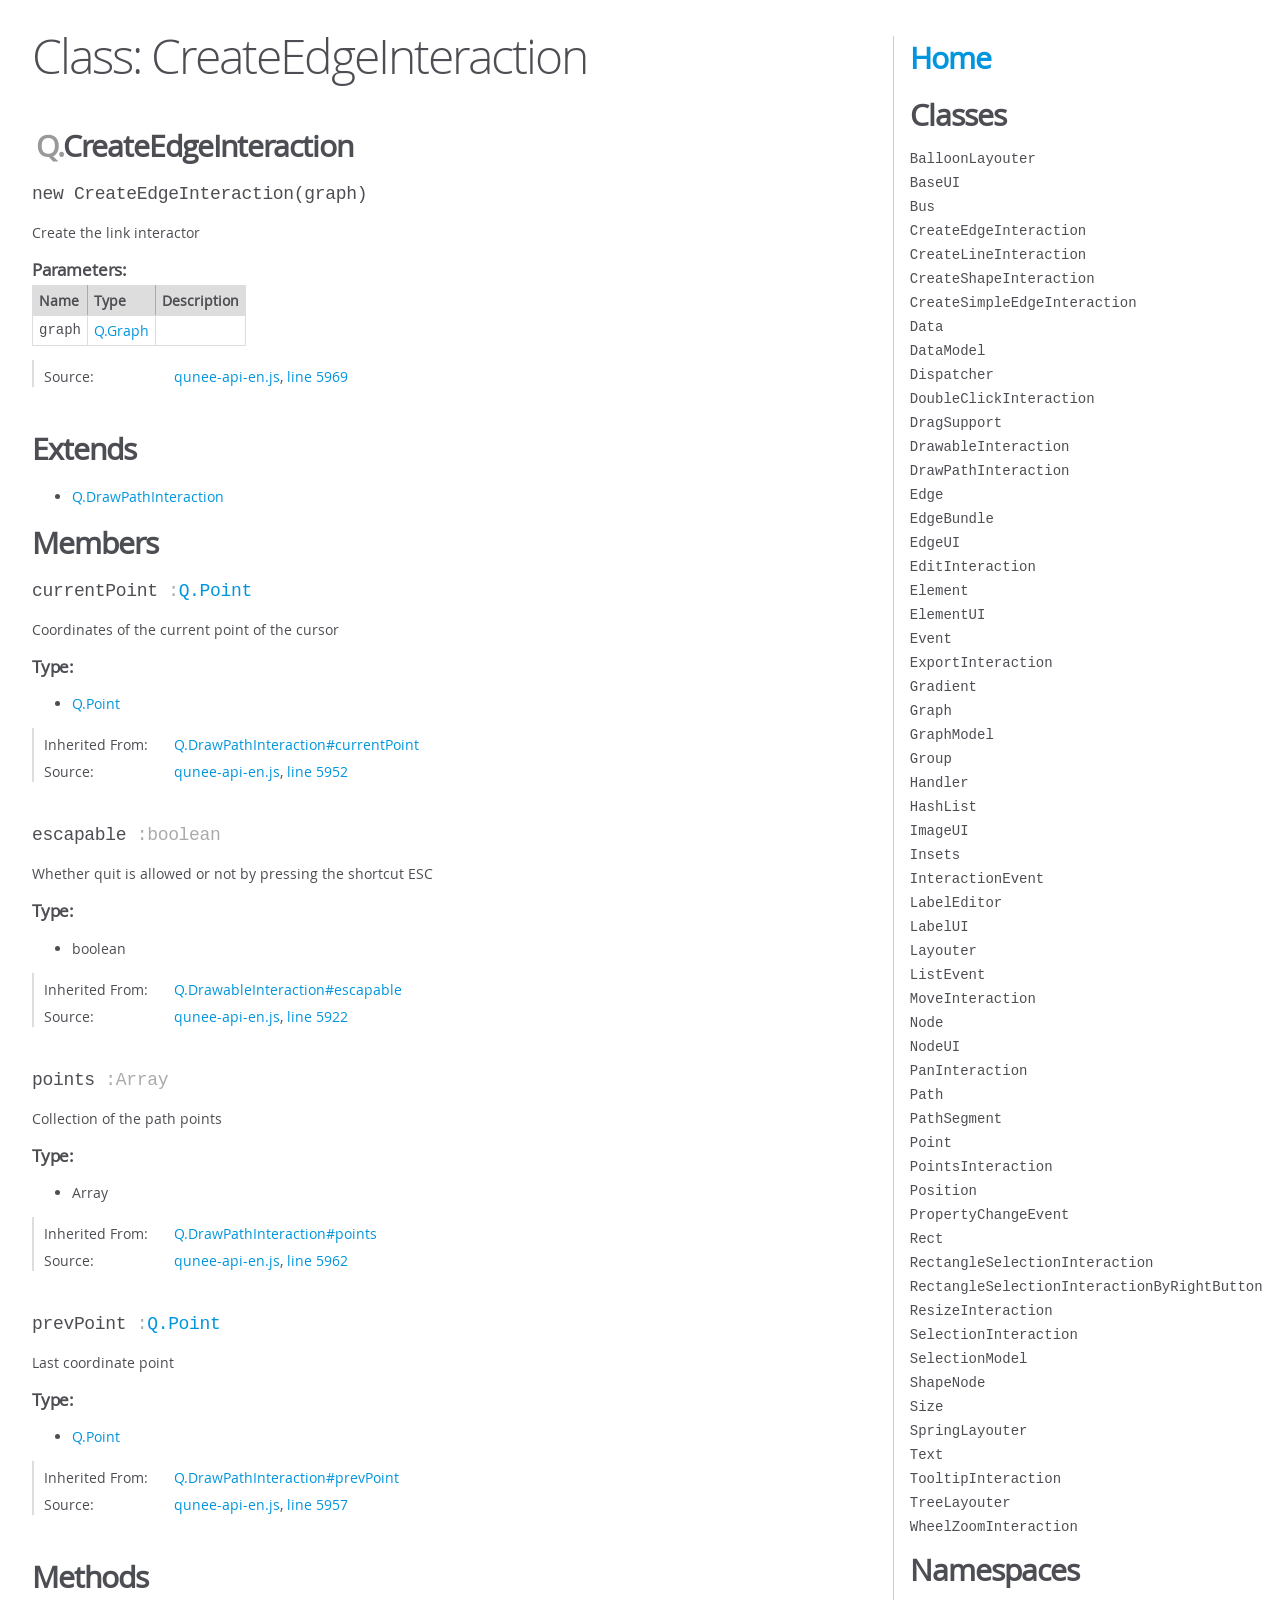
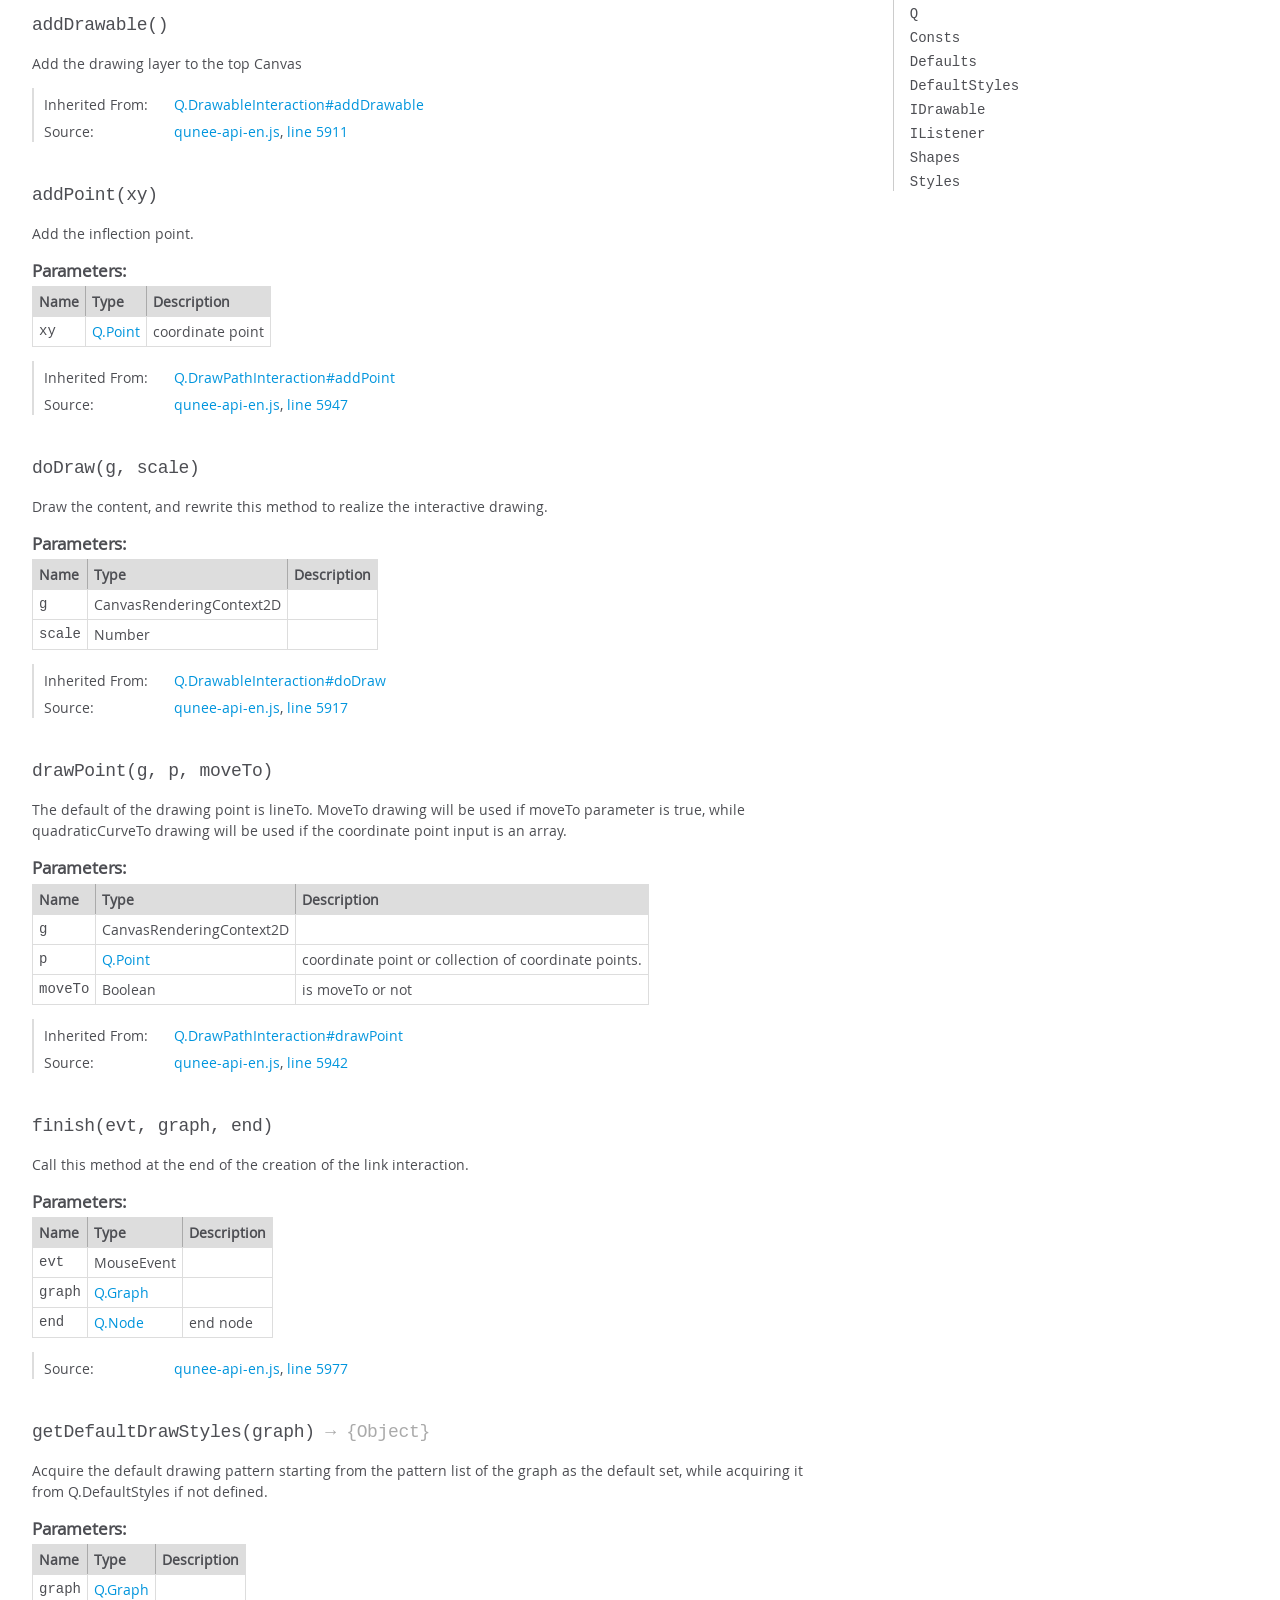
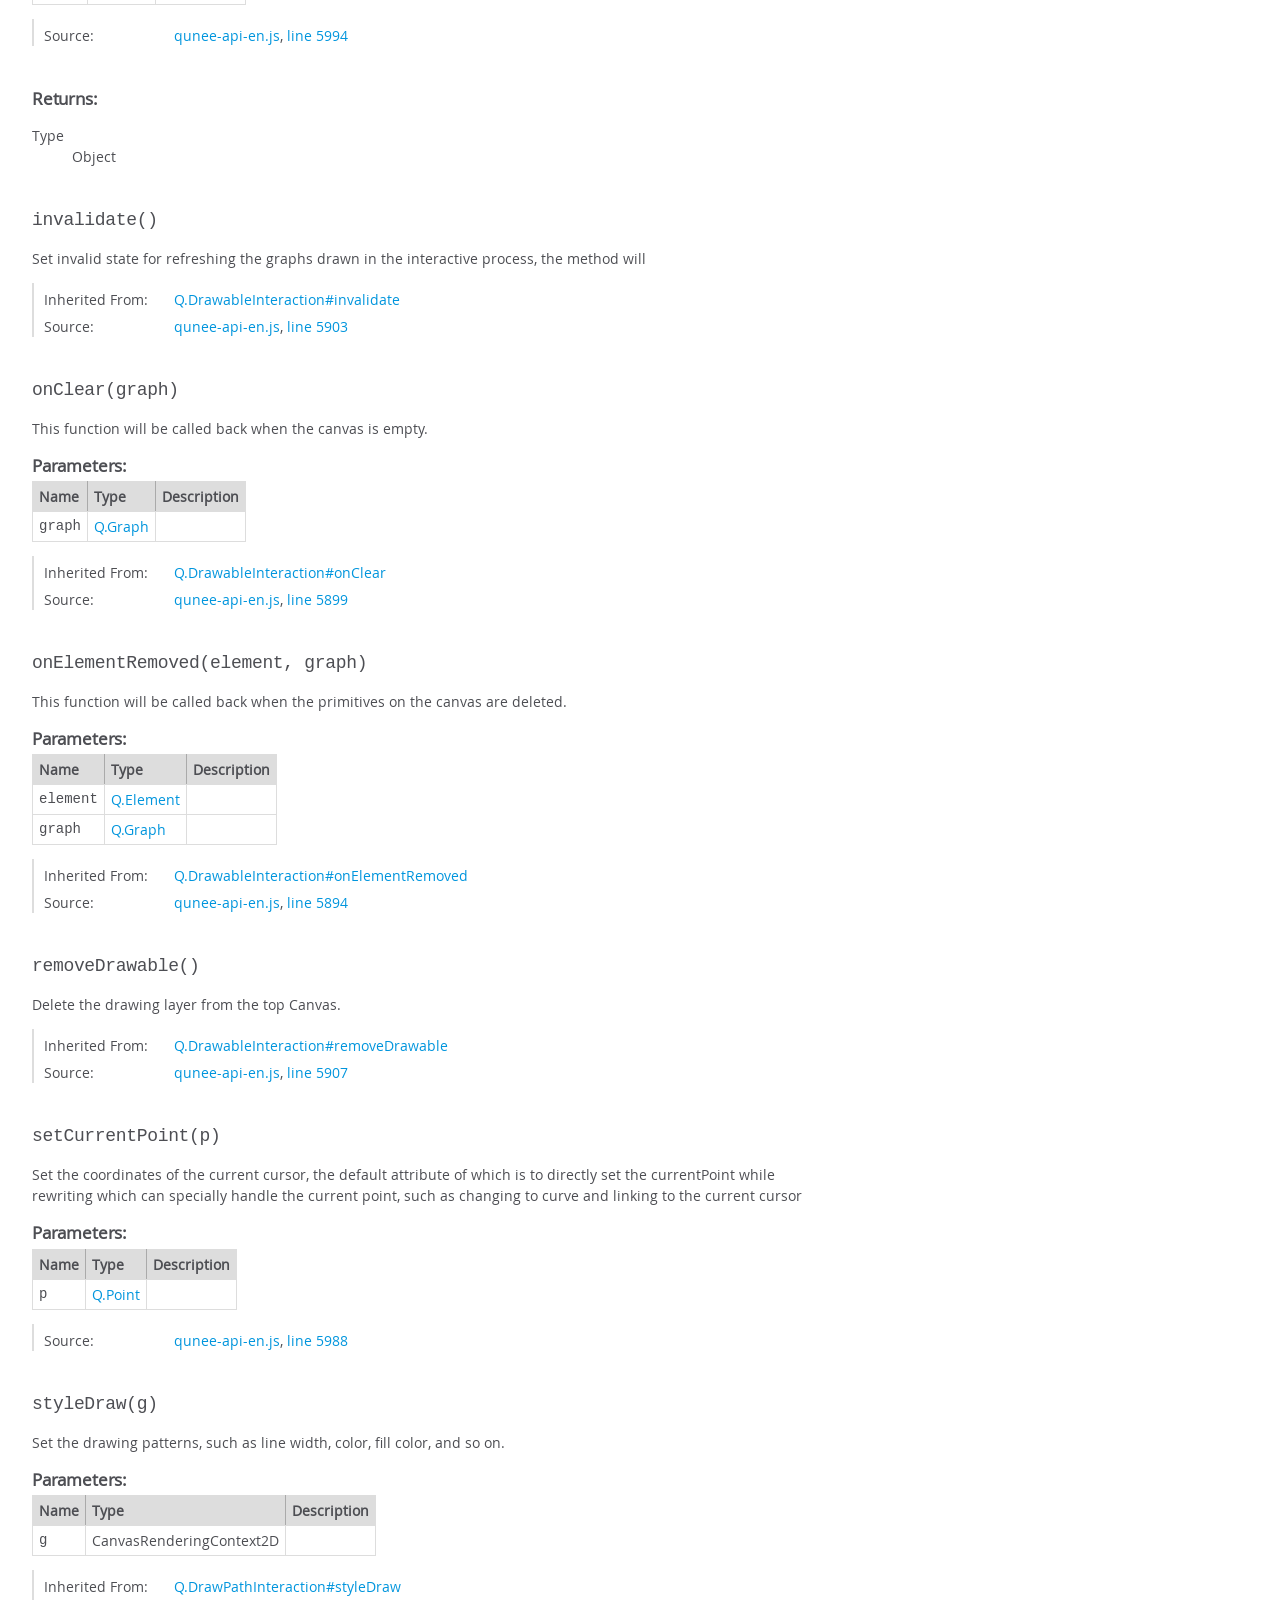
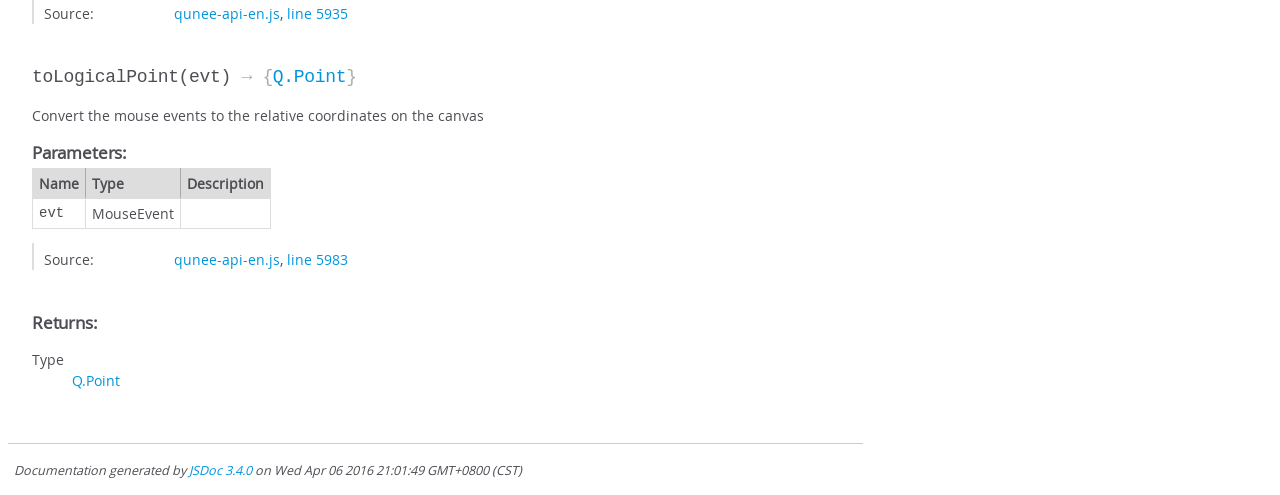
<file: qunee/jsdoc-en/Q.CreateEdgeInteraction.html>
<!DOCTYPE html>
<html lang="en">
<head>
    <meta charset="utf-8">
    <title>JSDoc: Class: CreateEdgeInteraction</title>

    <script src="scripts/prettify/prettify.js"> </script>
    <script src="scripts/prettify/lang-css.js"> </script>
    <!--[if lt IE 9]>
      <script src="//html5shiv.googlecode.com/svn/trunk/html5.js"></script>
    <![endif]-->
    <link type="text/css" rel="stylesheet" href="styles/prettify-tomorrow.css">
    <link type="text/css" rel="stylesheet" href="styles/jsdoc-default.css">
</head>

<body>

<div id="main">

    <h1 class="page-title">Class: CreateEdgeInteraction</h1>

    




<section>

<header>
    
        <h2>
            <span class="ancestors"><a href="Q.html">Q</a>.</span>CreateEdgeInteraction</h2>
        
    
</header>

<article>
    <div class="container-overview">
    
        

    

    <h4 class="name" id="CreateEdgeInteraction"><span class="type-signature"></span>new CreateEdgeInteraction<span class="signature">(graph)</span><span class="type-signature"></span></h4>

    



<div class="description">
    Create the link interactor
</div>









    <h5>Parameters:</h5>
    

<table class="params">
    <thead>
    <tr>
        
        <th>Name</th>
        

        <th>Type</th>

        

        

        <th class="last">Description</th>
    </tr>
    </thead>

    <tbody>
    

        <tr>
            
                <td class="name"><code>graph</code></td>
            

            <td class="type">
            
                
<span class="param-type"><a href="Q.Graph.html">Q.Graph</a></span>


            
            </td>

            

            

            <td class="description last"></td>
        </tr>

    
    </tbody>
</table>






<dl class="details">

    

    

    

    

    

    

    

    

    

    

    

    

    
    <dt class="tag-source">Source:</dt>
    <dd class="tag-source"><ul class="dummy"><li>
        <a href="qunee-api-en.js.html">qunee-api-en.js</a>, <a href="qunee-api-en.js.html#line5969">line 5969</a>
    </li></ul></dd>
    

    

    

    
</dl>
















    
    </div>

    
        <h3 class="subsection-title">Extends</h3>

        


    <ul>
        <li><a href="Q.DrawPathInteraction.html">Q.DrawPathInteraction</a></li>
    </ul>


    

    

    

     

    

    
        <h3 class="subsection-title">Members</h3>

        
            
<h4 class="name" id="currentPoint"><span class="type-signature"></span>currentPoint<span class="type-signature"> :<a href="Q.Point.html">Q.Point</a></span></h4>




<div class="description">
    Coordinates of the current point of the cursor
</div>



    <h5>Type:</h5>
    <ul>
        <li>
            
<span class="param-type"><a href="Q.Point.html">Q.Point</a></span>


        </li>
    </ul>





<dl class="details">

    

    

    
    <dt class="inherited-from">Inherited From:</dt>
    <dd class="inherited-from"><ul class="dummy"><li>
        <a href="Q.DrawPathInteraction.html#currentPoint">Q.DrawPathInteraction#currentPoint</a>
    </li></ul></dd>
    

    

    

    

    

    

    

    

    

    

    
    <dt class="tag-source">Source:</dt>
    <dd class="tag-source"><ul class="dummy"><li>
        <a href="qunee-api-en.js.html">qunee-api-en.js</a>, <a href="qunee-api-en.js.html#line5952">line 5952</a>
    </li></ul></dd>
    

    

    

    
</dl>






        
            
<h4 class="name" id="escapable"><span class="type-signature"></span>escapable<span class="type-signature"> :boolean</span></h4>




<div class="description">
    Whether quit is allowed or not by pressing the shortcut ESC
</div>



    <h5>Type:</h5>
    <ul>
        <li>
            
<span class="param-type">boolean</span>


        </li>
    </ul>





<dl class="details">

    

    

    
    <dt class="inherited-from">Inherited From:</dt>
    <dd class="inherited-from"><ul class="dummy"><li>
        <a href="Q.DrawableInteraction.html#escapable">Q.DrawableInteraction#escapable</a>
    </li></ul></dd>
    

    

    

    

    

    

    

    

    

    

    
    <dt class="tag-source">Source:</dt>
    <dd class="tag-source"><ul class="dummy"><li>
        <a href="qunee-api-en.js.html">qunee-api-en.js</a>, <a href="qunee-api-en.js.html#line5922">line 5922</a>
    </li></ul></dd>
    

    

    

    
</dl>






        
            
<h4 class="name" id="points"><span class="type-signature"></span>points<span class="type-signature"> :Array</span></h4>




<div class="description">
    Collection of the path points
</div>



    <h5>Type:</h5>
    <ul>
        <li>
            
<span class="param-type">Array</span>


        </li>
    </ul>





<dl class="details">

    

    

    
    <dt class="inherited-from">Inherited From:</dt>
    <dd class="inherited-from"><ul class="dummy"><li>
        <a href="Q.DrawPathInteraction.html#points">Q.DrawPathInteraction#points</a>
    </li></ul></dd>
    

    

    

    

    

    

    

    

    

    

    
    <dt class="tag-source">Source:</dt>
    <dd class="tag-source"><ul class="dummy"><li>
        <a href="qunee-api-en.js.html">qunee-api-en.js</a>, <a href="qunee-api-en.js.html#line5962">line 5962</a>
    </li></ul></dd>
    

    

    

    
</dl>






        
            
<h4 class="name" id="prevPoint"><span class="type-signature"></span>prevPoint<span class="type-signature"> :<a href="Q.Point.html">Q.Point</a></span></h4>




<div class="description">
    Last coordinate point
</div>



    <h5>Type:</h5>
    <ul>
        <li>
            
<span class="param-type"><a href="Q.Point.html">Q.Point</a></span>


        </li>
    </ul>





<dl class="details">

    

    

    
    <dt class="inherited-from">Inherited From:</dt>
    <dd class="inherited-from"><ul class="dummy"><li>
        <a href="Q.DrawPathInteraction.html#prevPoint">Q.DrawPathInteraction#prevPoint</a>
    </li></ul></dd>
    

    

    

    

    

    

    

    

    

    

    
    <dt class="tag-source">Source:</dt>
    <dd class="tag-source"><ul class="dummy"><li>
        <a href="qunee-api-en.js.html">qunee-api-en.js</a>, <a href="qunee-api-en.js.html#line5957">line 5957</a>
    </li></ul></dd>
    

    

    

    
</dl>






        
    

    
        <h3 class="subsection-title">Methods</h3>

        
            

    

    <h4 class="name" id="addDrawable"><span class="type-signature"></span>addDrawable<span class="signature">()</span><span class="type-signature"></span></h4>

    



<div class="description">
    Add the drawing layer to the top Canvas
</div>













<dl class="details">

    

    

    
    <dt class="inherited-from">Inherited From:</dt>
    <dd class="inherited-from"><ul class="dummy"><li>
        <a href="Q.DrawableInteraction.html#addDrawable">Q.DrawableInteraction#addDrawable</a>
    </li></ul></dd>
    

    

    

    

    

    

    

    

    

    

    
    <dt class="tag-source">Source:</dt>
    <dd class="tag-source"><ul class="dummy"><li>
        <a href="qunee-api-en.js.html">qunee-api-en.js</a>, <a href="qunee-api-en.js.html#line5911">line 5911</a>
    </li></ul></dd>
    

    

    

    
</dl>
















        
            

    

    <h4 class="name" id="addPoint"><span class="type-signature"></span>addPoint<span class="signature">(xy)</span><span class="type-signature"></span></h4>

    



<div class="description">
    Add the inflection point.
</div>









    <h5>Parameters:</h5>
    

<table class="params">
    <thead>
    <tr>
        
        <th>Name</th>
        

        <th>Type</th>

        

        

        <th class="last">Description</th>
    </tr>
    </thead>

    <tbody>
    

        <tr>
            
                <td class="name"><code>xy</code></td>
            

            <td class="type">
            
                
<span class="param-type"><a href="Q.Point.html">Q.Point</a></span>


            
            </td>

            

            

            <td class="description last">coordinate point</td>
        </tr>

    
    </tbody>
</table>






<dl class="details">

    

    

    
    <dt class="inherited-from">Inherited From:</dt>
    <dd class="inherited-from"><ul class="dummy"><li>
        <a href="Q.DrawPathInteraction.html#addPoint">Q.DrawPathInteraction#addPoint</a>
    </li></ul></dd>
    

    

    

    

    

    

    

    

    

    

    
    <dt class="tag-source">Source:</dt>
    <dd class="tag-source"><ul class="dummy"><li>
        <a href="qunee-api-en.js.html">qunee-api-en.js</a>, <a href="qunee-api-en.js.html#line5947">line 5947</a>
    </li></ul></dd>
    

    

    

    
</dl>
















        
            

    

    <h4 class="name" id="doDraw"><span class="type-signature"></span>doDraw<span class="signature">(g, scale)</span><span class="type-signature"></span></h4>

    



<div class="description">
    Draw the content, and rewrite this method to realize the interactive drawing.
</div>









    <h5>Parameters:</h5>
    

<table class="params">
    <thead>
    <tr>
        
        <th>Name</th>
        

        <th>Type</th>

        

        

        <th class="last">Description</th>
    </tr>
    </thead>

    <tbody>
    

        <tr>
            
                <td class="name"><code>g</code></td>
            

            <td class="type">
            
                
<span class="param-type">CanvasRenderingContext2D</span>


            
            </td>

            

            

            <td class="description last"></td>
        </tr>

    

        <tr>
            
                <td class="name"><code>scale</code></td>
            

            <td class="type">
            
                
<span class="param-type">Number</span>


            
            </td>

            

            

            <td class="description last"></td>
        </tr>

    
    </tbody>
</table>






<dl class="details">

    

    

    
    <dt class="inherited-from">Inherited From:</dt>
    <dd class="inherited-from"><ul class="dummy"><li>
        <a href="Q.DrawableInteraction.html#doDraw">Q.DrawableInteraction#doDraw</a>
    </li></ul></dd>
    

    

    

    

    

    

    

    

    

    

    
    <dt class="tag-source">Source:</dt>
    <dd class="tag-source"><ul class="dummy"><li>
        <a href="qunee-api-en.js.html">qunee-api-en.js</a>, <a href="qunee-api-en.js.html#line5917">line 5917</a>
    </li></ul></dd>
    

    

    

    
</dl>
















        
            

    

    <h4 class="name" id="drawPoint"><span class="type-signature"></span>drawPoint<span class="signature">(g, p, moveTo)</span><span class="type-signature"></span></h4>

    



<div class="description">
    The default of the drawing point is lineTo. MoveTo drawing will be used if moveTo parameter is true, while quadraticCurveTo drawing will be used if the coordinate point input is an array.
</div>









    <h5>Parameters:</h5>
    

<table class="params">
    <thead>
    <tr>
        
        <th>Name</th>
        

        <th>Type</th>

        

        

        <th class="last">Description</th>
    </tr>
    </thead>

    <tbody>
    

        <tr>
            
                <td class="name"><code>g</code></td>
            

            <td class="type">
            
                
<span class="param-type">CanvasRenderingContext2D</span>


            
            </td>

            

            

            <td class="description last"></td>
        </tr>

    

        <tr>
            
                <td class="name"><code>p</code></td>
            

            <td class="type">
            
                
<span class="param-type"><a href="Q.Point.html">Q.Point</a></span>


            
            </td>

            

            

            <td class="description last">coordinate point or collection of coordinate points.</td>
        </tr>

    

        <tr>
            
                <td class="name"><code>moveTo</code></td>
            

            <td class="type">
            
                
<span class="param-type">Boolean</span>


            
            </td>

            

            

            <td class="description last">is moveTo or not</td>
        </tr>

    
    </tbody>
</table>






<dl class="details">

    

    

    
    <dt class="inherited-from">Inherited From:</dt>
    <dd class="inherited-from"><ul class="dummy"><li>
        <a href="Q.DrawPathInteraction.html#drawPoint">Q.DrawPathInteraction#drawPoint</a>
    </li></ul></dd>
    

    

    

    

    

    

    

    

    

    

    
    <dt class="tag-source">Source:</dt>
    <dd class="tag-source"><ul class="dummy"><li>
        <a href="qunee-api-en.js.html">qunee-api-en.js</a>, <a href="qunee-api-en.js.html#line5942">line 5942</a>
    </li></ul></dd>
    

    

    

    
</dl>
















        
            

    

    <h4 class="name" id="finish"><span class="type-signature"></span>finish<span class="signature">(evt, graph, end)</span><span class="type-signature"></span></h4>

    



<div class="description">
    Call this method at the end of the creation of the link interaction.
</div>









    <h5>Parameters:</h5>
    

<table class="params">
    <thead>
    <tr>
        
        <th>Name</th>
        

        <th>Type</th>

        

        

        <th class="last">Description</th>
    </tr>
    </thead>

    <tbody>
    

        <tr>
            
                <td class="name"><code>evt</code></td>
            

            <td class="type">
            
                
<span class="param-type">MouseEvent</span>


            
            </td>

            

            

            <td class="description last"></td>
        </tr>

    

        <tr>
            
                <td class="name"><code>graph</code></td>
            

            <td class="type">
            
                
<span class="param-type"><a href="Q.Graph.html">Q.Graph</a></span>


            
            </td>

            

            

            <td class="description last"></td>
        </tr>

    

        <tr>
            
                <td class="name"><code>end</code></td>
            

            <td class="type">
            
                
<span class="param-type"><a href="Q.Node.html">Q.Node</a></span>


            
            </td>

            

            

            <td class="description last">end node</td>
        </tr>

    
    </tbody>
</table>






<dl class="details">

    

    

    

    

    

    

    

    

    

    

    

    

    
    <dt class="tag-source">Source:</dt>
    <dd class="tag-source"><ul class="dummy"><li>
        <a href="qunee-api-en.js.html">qunee-api-en.js</a>, <a href="qunee-api-en.js.html#line5977">line 5977</a>
    </li></ul></dd>
    

    

    

    
</dl>
















        
            

    

    <h4 class="name" id="getDefaultDrawStyles"><span class="type-signature"></span>getDefaultDrawStyles<span class="signature">(graph)</span><span class="type-signature"> &rarr; {Object}</span></h4>

    



<div class="description">
    Acquire the default drawing pattern starting from the pattern list of the graph as the default set, while acquiring it from Q.DefaultStyles if not defined.
</div>









    <h5>Parameters:</h5>
    

<table class="params">
    <thead>
    <tr>
        
        <th>Name</th>
        

        <th>Type</th>

        

        

        <th class="last">Description</th>
    </tr>
    </thead>

    <tbody>
    

        <tr>
            
                <td class="name"><code>graph</code></td>
            

            <td class="type">
            
                
<span class="param-type"><a href="Q.Graph.html">Q.Graph</a></span>


            
            </td>

            

            

            <td class="description last"></td>
        </tr>

    
    </tbody>
</table>






<dl class="details">

    

    

    

    

    

    

    

    

    

    

    

    

    
    <dt class="tag-source">Source:</dt>
    <dd class="tag-source"><ul class="dummy"><li>
        <a href="qunee-api-en.js.html">qunee-api-en.js</a>, <a href="qunee-api-en.js.html#line5994">line 5994</a>
    </li></ul></dd>
    

    

    

    
</dl>













<h5>Returns:</h5>

        


<dl>
    <dt>
        Type
    </dt>
    <dd>
        
<span class="param-type">Object</span>


    </dd>
</dl>

    



        
            

    

    <h4 class="name" id="invalidate"><span class="type-signature"></span>invalidate<span class="signature">()</span><span class="type-signature"></span></h4>

    



<div class="description">
    Set invalid state for refreshing the graphs drawn in the interactive process, the method will
</div>













<dl class="details">

    

    

    
    <dt class="inherited-from">Inherited From:</dt>
    <dd class="inherited-from"><ul class="dummy"><li>
        <a href="Q.DrawableInteraction.html#invalidate">Q.DrawableInteraction#invalidate</a>
    </li></ul></dd>
    

    

    

    

    

    

    

    

    

    

    
    <dt class="tag-source">Source:</dt>
    <dd class="tag-source"><ul class="dummy"><li>
        <a href="qunee-api-en.js.html">qunee-api-en.js</a>, <a href="qunee-api-en.js.html#line5903">line 5903</a>
    </li></ul></dd>
    

    

    

    
</dl>
















        
            

    

    <h4 class="name" id="onClear"><span class="type-signature"></span>onClear<span class="signature">(graph)</span><span class="type-signature"></span></h4>

    



<div class="description">
    This function will be called back when the canvas is empty.
</div>









    <h5>Parameters:</h5>
    

<table class="params">
    <thead>
    <tr>
        
        <th>Name</th>
        

        <th>Type</th>

        

        

        <th class="last">Description</th>
    </tr>
    </thead>

    <tbody>
    

        <tr>
            
                <td class="name"><code>graph</code></td>
            

            <td class="type">
            
                
<span class="param-type"><a href="Q.Graph.html">Q.Graph</a></span>


            
            </td>

            

            

            <td class="description last"></td>
        </tr>

    
    </tbody>
</table>






<dl class="details">

    

    

    
    <dt class="inherited-from">Inherited From:</dt>
    <dd class="inherited-from"><ul class="dummy"><li>
        <a href="Q.DrawableInteraction.html#onClear">Q.DrawableInteraction#onClear</a>
    </li></ul></dd>
    

    

    

    

    

    

    

    

    

    

    
    <dt class="tag-source">Source:</dt>
    <dd class="tag-source"><ul class="dummy"><li>
        <a href="qunee-api-en.js.html">qunee-api-en.js</a>, <a href="qunee-api-en.js.html#line5899">line 5899</a>
    </li></ul></dd>
    

    

    

    
</dl>
















        
            

    

    <h4 class="name" id="onElementRemoved"><span class="type-signature"></span>onElementRemoved<span class="signature">(element, graph)</span><span class="type-signature"></span></h4>

    



<div class="description">
    This function will be called back when the primitives on the canvas are deleted.
</div>









    <h5>Parameters:</h5>
    

<table class="params">
    <thead>
    <tr>
        
        <th>Name</th>
        

        <th>Type</th>

        

        

        <th class="last">Description</th>
    </tr>
    </thead>

    <tbody>
    

        <tr>
            
                <td class="name"><code>element</code></td>
            

            <td class="type">
            
                
<span class="param-type"><a href="Q.Element.html">Q.Element</a></span>


            
            </td>

            

            

            <td class="description last"></td>
        </tr>

    

        <tr>
            
                <td class="name"><code>graph</code></td>
            

            <td class="type">
            
                
<span class="param-type"><a href="Q.Graph.html">Q.Graph</a></span>


            
            </td>

            

            

            <td class="description last"></td>
        </tr>

    
    </tbody>
</table>






<dl class="details">

    

    

    
    <dt class="inherited-from">Inherited From:</dt>
    <dd class="inherited-from"><ul class="dummy"><li>
        <a href="Q.DrawableInteraction.html#onElementRemoved">Q.DrawableInteraction#onElementRemoved</a>
    </li></ul></dd>
    

    

    

    

    

    

    

    

    

    

    
    <dt class="tag-source">Source:</dt>
    <dd class="tag-source"><ul class="dummy"><li>
        <a href="qunee-api-en.js.html">qunee-api-en.js</a>, <a href="qunee-api-en.js.html#line5894">line 5894</a>
    </li></ul></dd>
    

    

    

    
</dl>
















        
            

    

    <h4 class="name" id="removeDrawable"><span class="type-signature"></span>removeDrawable<span class="signature">()</span><span class="type-signature"></span></h4>

    



<div class="description">
    Delete the drawing layer from the top Canvas.
</div>













<dl class="details">

    

    

    
    <dt class="inherited-from">Inherited From:</dt>
    <dd class="inherited-from"><ul class="dummy"><li>
        <a href="Q.DrawableInteraction.html#removeDrawable">Q.DrawableInteraction#removeDrawable</a>
    </li></ul></dd>
    

    

    

    

    

    

    

    

    

    

    
    <dt class="tag-source">Source:</dt>
    <dd class="tag-source"><ul class="dummy"><li>
        <a href="qunee-api-en.js.html">qunee-api-en.js</a>, <a href="qunee-api-en.js.html#line5907">line 5907</a>
    </li></ul></dd>
    

    

    

    
</dl>
















        
            

    

    <h4 class="name" id="setCurrentPoint"><span class="type-signature"></span>setCurrentPoint<span class="signature">(p)</span><span class="type-signature"></span></h4>

    



<div class="description">
    Set the coordinates of the current cursor, the default attribute of which is to directly set the currentPoint while rewriting which can specially handle the current point, such as changing to curve and linking to the current cursor
</div>









    <h5>Parameters:</h5>
    

<table class="params">
    <thead>
    <tr>
        
        <th>Name</th>
        

        <th>Type</th>

        

        

        <th class="last">Description</th>
    </tr>
    </thead>

    <tbody>
    

        <tr>
            
                <td class="name"><code>p</code></td>
            

            <td class="type">
            
                
<span class="param-type"><a href="Q.Point.html">Q.Point</a></span>


            
            </td>

            

            

            <td class="description last"></td>
        </tr>

    
    </tbody>
</table>






<dl class="details">

    

    

    

    

    

    

    

    

    

    

    

    

    
    <dt class="tag-source">Source:</dt>
    <dd class="tag-source"><ul class="dummy"><li>
        <a href="qunee-api-en.js.html">qunee-api-en.js</a>, <a href="qunee-api-en.js.html#line5988">line 5988</a>
    </li></ul></dd>
    

    

    

    
</dl>
















        
            

    

    <h4 class="name" id="styleDraw"><span class="type-signature"></span>styleDraw<span class="signature">(g)</span><span class="type-signature"></span></h4>

    



<div class="description">
    Set the drawing patterns, such as line width, color, fill color, and so on.
</div>









    <h5>Parameters:</h5>
    

<table class="params">
    <thead>
    <tr>
        
        <th>Name</th>
        

        <th>Type</th>

        

        

        <th class="last">Description</th>
    </tr>
    </thead>

    <tbody>
    

        <tr>
            
                <td class="name"><code>g</code></td>
            

            <td class="type">
            
                
<span class="param-type">CanvasRenderingContext2D</span>


            
            </td>

            

            

            <td class="description last"></td>
        </tr>

    
    </tbody>
</table>






<dl class="details">

    

    

    
    <dt class="inherited-from">Inherited From:</dt>
    <dd class="inherited-from"><ul class="dummy"><li>
        <a href="Q.DrawPathInteraction.html#styleDraw">Q.DrawPathInteraction#styleDraw</a>
    </li></ul></dd>
    

    

    

    

    

    

    

    

    

    

    
    <dt class="tag-source">Source:</dt>
    <dd class="tag-source"><ul class="dummy"><li>
        <a href="qunee-api-en.js.html">qunee-api-en.js</a>, <a href="qunee-api-en.js.html#line5935">line 5935</a>
    </li></ul></dd>
    

    

    

    
</dl>
















        
            

    

    <h4 class="name" id="toLogicalPoint"><span class="type-signature"></span>toLogicalPoint<span class="signature">(evt)</span><span class="type-signature"> &rarr; {<a href="Q.Point.html">Q.Point</a>}</span></h4>

    



<div class="description">
    Convert the mouse events to the relative coordinates on the canvas
</div>









    <h5>Parameters:</h5>
    

<table class="params">
    <thead>
    <tr>
        
        <th>Name</th>
        

        <th>Type</th>

        

        

        <th class="last">Description</th>
    </tr>
    </thead>

    <tbody>
    

        <tr>
            
                <td class="name"><code>evt</code></td>
            

            <td class="type">
            
                
<span class="param-type">MouseEvent</span>


            
            </td>

            

            

            <td class="description last"></td>
        </tr>

    
    </tbody>
</table>






<dl class="details">

    

    

    

    

    

    

    

    

    

    

    

    

    
    <dt class="tag-source">Source:</dt>
    <dd class="tag-source"><ul class="dummy"><li>
        <a href="qunee-api-en.js.html">qunee-api-en.js</a>, <a href="qunee-api-en.js.html#line5983">line 5983</a>
    </li></ul></dd>
    

    

    

    
</dl>













<h5>Returns:</h5>

        


<dl>
    <dt>
        Type
    </dt>
    <dd>
        
<span class="param-type"><a href="Q.Point.html">Q.Point</a></span>


    </dd>
</dl>

    



        
    

    

    
</article>

</section>




</div>

<nav>
    <h2><a href="index.html">Home</a></h2><h3>Classes</h3><ul><li><a href="Q.BalloonLayouter.html">BalloonLayouter</a></li><li><a href="Q.BaseUI.html">BaseUI</a></li><li><a href="Q.Bus.html">Bus</a></li><li><a href="Q.CreateEdgeInteraction.html">CreateEdgeInteraction</a></li><li><a href="Q.CreateLineInteraction.html">CreateLineInteraction</a></li><li><a href="Q.CreateShapeInteraction.html">CreateShapeInteraction</a></li><li><a href="Q.CreateSimpleEdgeInteraction.html">CreateSimpleEdgeInteraction</a></li><li><a href="Q.Data.html">Data</a></li><li><a href="Q.DataModel.html">DataModel</a></li><li><a href="Q.Dispatcher.html">Dispatcher</a></li><li><a href="Q.DoubleClickInteraction.html">DoubleClickInteraction</a></li><li><a href="Q.DragSupport.html">DragSupport</a></li><li><a href="Q.DrawableInteraction.html">DrawableInteraction</a></li><li><a href="Q.DrawPathInteraction.html">DrawPathInteraction</a></li><li><a href="Q.Edge.html">Edge</a></li><li><a href="Q.EdgeBundle.html">EdgeBundle</a></li><li><a href="Q.EdgeUI.html">EdgeUI</a></li><li><a href="Q.EditInteraction.html">EditInteraction</a></li><li><a href="Q.Element.html">Element</a></li><li><a href="Q.ElementUI.html">ElementUI</a></li><li><a href="Q.Event.html">Event</a></li><li><a href="Q.ExportInteraction.html">ExportInteraction</a></li><li><a href="Q.Gradient.html">Gradient</a></li><li><a href="Q.Graph.html">Graph</a></li><li><a href="Q.GraphModel.html">GraphModel</a></li><li><a href="Q.Group.html">Group</a></li><li><a href="Q.Handler.html">Handler</a></li><li><a href="Q.HashList.html">HashList</a></li><li><a href="Q.ImageUI.html">ImageUI</a></li><li><a href="Q.Insets.html">Insets</a></li><li><a href="Q.InteractionEvent.html">InteractionEvent</a></li><li><a href="Q.LabelEditor.html">LabelEditor</a></li><li><a href="Q.LabelUI.html">LabelUI</a></li><li><a href="Q.Layouter.html">Layouter</a></li><li><a href="Q.ListEvent.html">ListEvent</a></li><li><a href="Q.MoveInteraction.html">MoveInteraction</a></li><li><a href="Q.Node.html">Node</a></li><li><a href="Q.NodeUI.html">NodeUI</a></li><li><a href="Q.PanInteraction.html">PanInteraction</a></li><li><a href="Q.Path.html">Path</a></li><li><a href="Q.PathSegment.html">PathSegment</a></li><li><a href="Q.Point.html">Point</a></li><li><a href="Q.PointsInteraction.html">PointsInteraction</a></li><li><a href="Q.Position.html">Position</a></li><li><a href="Q.PropertyChangeEvent.html">PropertyChangeEvent</a></li><li><a href="Q.Rect.html">Rect</a></li><li><a href="Q.RectangleSelectionInteraction.html">RectangleSelectionInteraction</a></li><li><a href="Q.RectangleSelectionInteractionByRightButton.html">RectangleSelectionInteractionByRightButton</a></li><li><a href="Q.ResizeInteraction.html">ResizeInteraction</a></li><li><a href="Q.SelectionInteraction.html">SelectionInteraction</a></li><li><a href="Q.SelectionModel.html">SelectionModel</a></li><li><a href="Q.ShapeNode.html">ShapeNode</a></li><li><a href="Q.Size.html">Size</a></li><li><a href="Q.SpringLayouter.html">SpringLayouter</a></li><li><a href="Q.Text.html">Text</a></li><li><a href="Q.TooltipInteraction.html">TooltipInteraction</a></li><li><a href="Q.TreeLayouter.html">TreeLayouter</a></li><li><a href="Q.WheelZoomInteraction.html">WheelZoomInteraction</a></li></ul><h3>Namespaces</h3><ul><li><a href="Q.html">Q</a></li><li><a href="Q.Consts.html">Consts</a></li><li><a href="Q.Defaults.html">Defaults</a></li><li><a href="Q.DefaultStyles.html">DefaultStyles</a></li><li><a href="Q.IDrawable.html">IDrawable</a></li><li><a href="Q.IListener.html">IListener</a></li><li><a href="Q.Shapes.html">Shapes</a></li><li><a href="Q.Styles.html">Styles</a></li></ul>
</nav>

<br class="clear">

<footer>
    Documentation generated by <a href="https://github.com/jsdoc3/jsdoc">JSDoc 3.4.0</a> on Wed Apr 06 2016 21:01:49 GMT+0800 (CST)
</footer>

<script> prettyPrint(); </script>
<script src="scripts/linenumber.js"> </script>
</body>
</html>
</file>
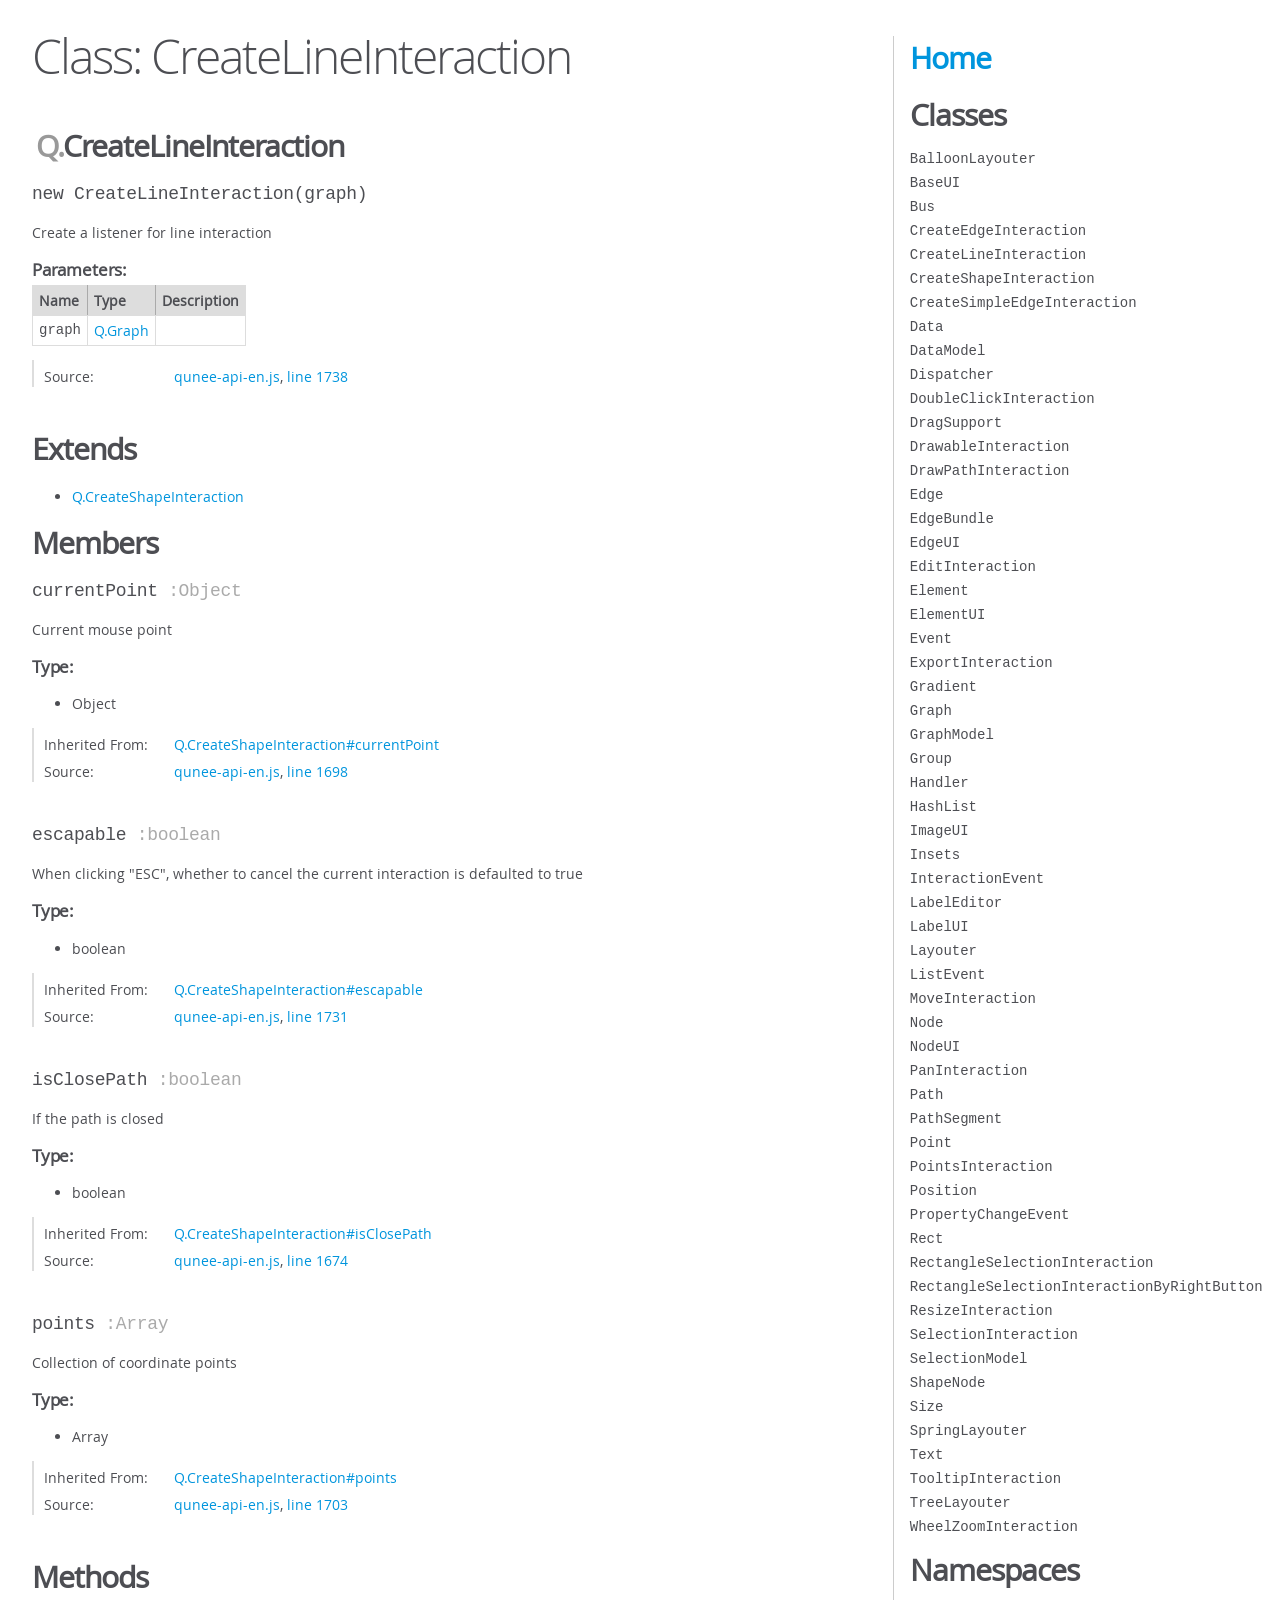
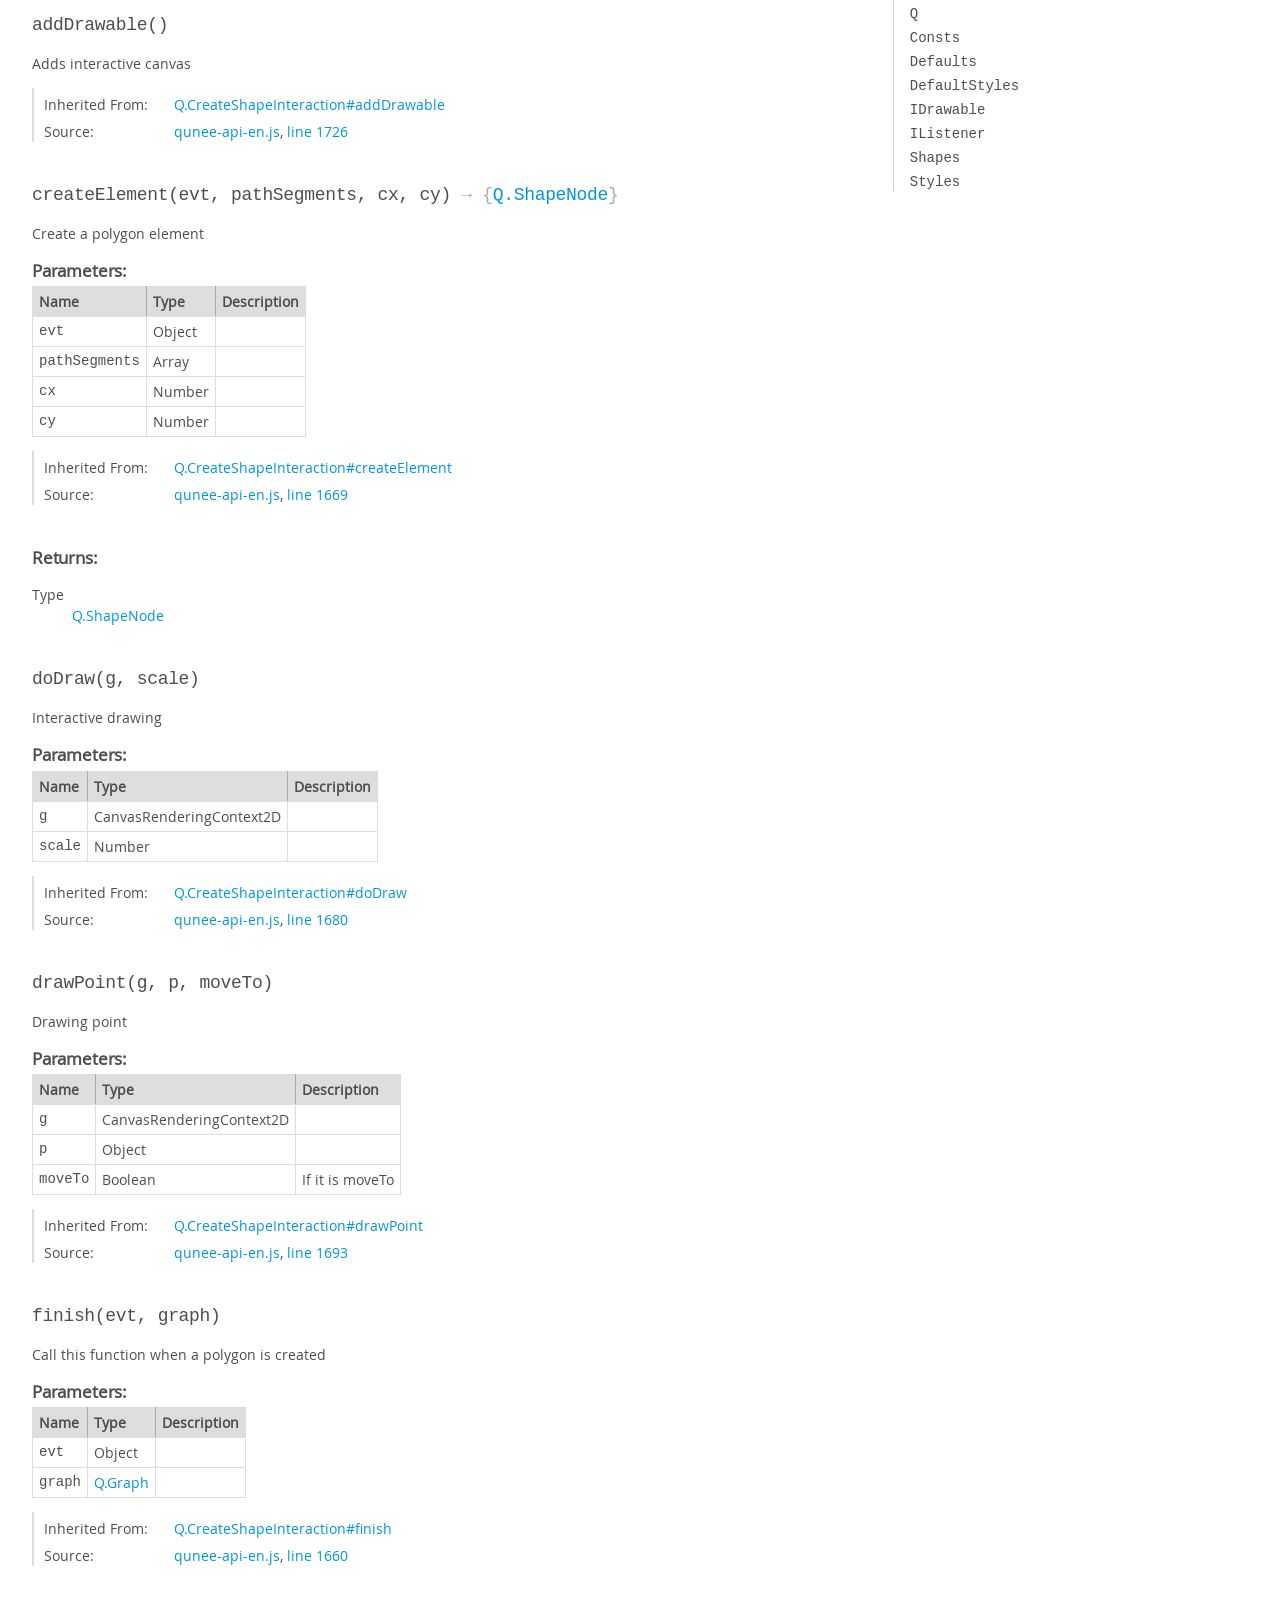
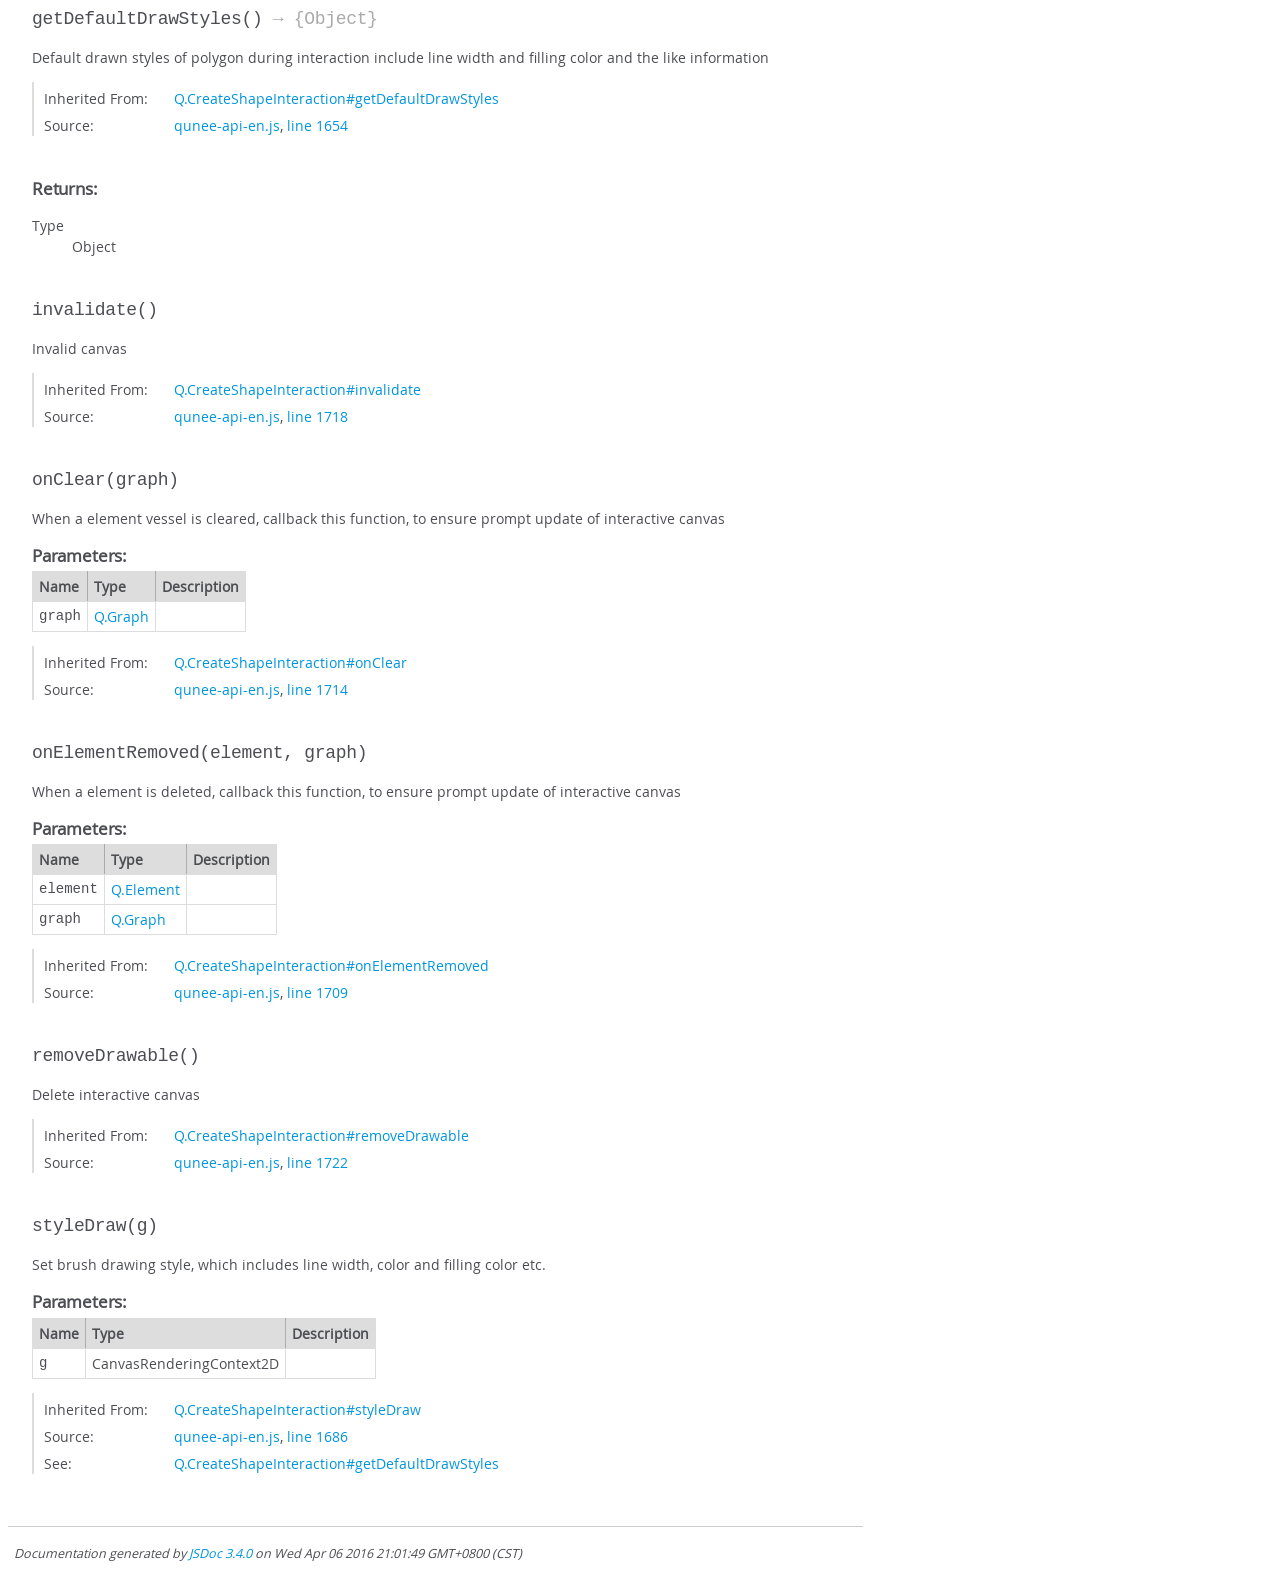
<file: qunee/jsdoc-en/Q.CreateLineInteraction.html>
<!DOCTYPE html>
<html lang="en">
<head>
    <meta charset="utf-8">
    <title>JSDoc: Class: CreateLineInteraction</title>

    <script src="scripts/prettify/prettify.js"> </script>
    <script src="scripts/prettify/lang-css.js"> </script>
    <!--[if lt IE 9]>
      <script src="//html5shiv.googlecode.com/svn/trunk/html5.js"></script>
    <![endif]-->
    <link type="text/css" rel="stylesheet" href="styles/prettify-tomorrow.css">
    <link type="text/css" rel="stylesheet" href="styles/jsdoc-default.css">
</head>

<body>

<div id="main">

    <h1 class="page-title">Class: CreateLineInteraction</h1>

    




<section>

<header>
    
        <h2>
            <span class="ancestors"><a href="Q.html">Q</a>.</span>CreateLineInteraction</h2>
        
    
</header>

<article>
    <div class="container-overview">
    
        

    

    <h4 class="name" id="CreateLineInteraction"><span class="type-signature"></span>new CreateLineInteraction<span class="signature">(graph)</span><span class="type-signature"></span></h4>

    



<div class="description">
    Create a listener for line interaction
</div>









    <h5>Parameters:</h5>
    

<table class="params">
    <thead>
    <tr>
        
        <th>Name</th>
        

        <th>Type</th>

        

        

        <th class="last">Description</th>
    </tr>
    </thead>

    <tbody>
    

        <tr>
            
                <td class="name"><code>graph</code></td>
            

            <td class="type">
            
                
<span class="param-type"><a href="Q.Graph.html">Q.Graph</a></span>


            
            </td>

            

            

            <td class="description last"></td>
        </tr>

    
    </tbody>
</table>






<dl class="details">

    

    

    

    

    

    

    

    

    

    

    

    

    
    <dt class="tag-source">Source:</dt>
    <dd class="tag-source"><ul class="dummy"><li>
        <a href="qunee-api-en.js.html">qunee-api-en.js</a>, <a href="qunee-api-en.js.html#line1738">line 1738</a>
    </li></ul></dd>
    

    

    

    
</dl>
















    
    </div>

    
        <h3 class="subsection-title">Extends</h3>

        


    <ul>
        <li><a href="Q.CreateShapeInteraction.html">Q.CreateShapeInteraction</a></li>
    </ul>


    

    

    

     

    

    
        <h3 class="subsection-title">Members</h3>

        
            
<h4 class="name" id="currentPoint"><span class="type-signature"></span>currentPoint<span class="type-signature"> :Object</span></h4>




<div class="description">
    Current mouse point
</div>



    <h5>Type:</h5>
    <ul>
        <li>
            
<span class="param-type">Object</span>


        </li>
    </ul>





<dl class="details">

    

    

    
    <dt class="inherited-from">Inherited From:</dt>
    <dd class="inherited-from"><ul class="dummy"><li>
        <a href="Q.CreateShapeInteraction.html#currentPoint">Q.CreateShapeInteraction#currentPoint</a>
    </li></ul></dd>
    

    

    

    

    

    

    

    

    

    

    
    <dt class="tag-source">Source:</dt>
    <dd class="tag-source"><ul class="dummy"><li>
        <a href="qunee-api-en.js.html">qunee-api-en.js</a>, <a href="qunee-api-en.js.html#line1698">line 1698</a>
    </li></ul></dd>
    

    

    

    
</dl>






        
            
<h4 class="name" id="escapable"><span class="type-signature"></span>escapable<span class="type-signature"> :boolean</span></h4>




<div class="description">
    When clicking "ESC", whether to cancel the current interaction is defaulted to true
</div>



    <h5>Type:</h5>
    <ul>
        <li>
            
<span class="param-type">boolean</span>


        </li>
    </ul>





<dl class="details">

    

    

    
    <dt class="inherited-from">Inherited From:</dt>
    <dd class="inherited-from"><ul class="dummy"><li>
        <a href="Q.CreateShapeInteraction.html#escapable">Q.CreateShapeInteraction#escapable</a>
    </li></ul></dd>
    

    

    

    

    

    

    

    

    

    

    
    <dt class="tag-source">Source:</dt>
    <dd class="tag-source"><ul class="dummy"><li>
        <a href="qunee-api-en.js.html">qunee-api-en.js</a>, <a href="qunee-api-en.js.html#line1731">line 1731</a>
    </li></ul></dd>
    

    

    

    
</dl>






        
            
<h4 class="name" id="isClosePath"><span class="type-signature"></span>isClosePath<span class="type-signature"> :boolean</span></h4>




<div class="description">
    If the path is closed
</div>



    <h5>Type:</h5>
    <ul>
        <li>
            
<span class="param-type">boolean</span>


        </li>
    </ul>





<dl class="details">

    

    

    
    <dt class="inherited-from">Inherited From:</dt>
    <dd class="inherited-from"><ul class="dummy"><li>
        <a href="Q.CreateShapeInteraction.html#isClosePath">Q.CreateShapeInteraction#isClosePath</a>
    </li></ul></dd>
    

    

    

    

    

    

    

    

    

    

    
    <dt class="tag-source">Source:</dt>
    <dd class="tag-source"><ul class="dummy"><li>
        <a href="qunee-api-en.js.html">qunee-api-en.js</a>, <a href="qunee-api-en.js.html#line1674">line 1674</a>
    </li></ul></dd>
    

    

    

    
</dl>






        
            
<h4 class="name" id="points"><span class="type-signature"></span>points<span class="type-signature"> :Array</span></h4>




<div class="description">
    Collection of coordinate points
</div>



    <h5>Type:</h5>
    <ul>
        <li>
            
<span class="param-type">Array</span>


        </li>
    </ul>





<dl class="details">

    

    

    
    <dt class="inherited-from">Inherited From:</dt>
    <dd class="inherited-from"><ul class="dummy"><li>
        <a href="Q.CreateShapeInteraction.html#points">Q.CreateShapeInteraction#points</a>
    </li></ul></dd>
    

    

    

    

    

    

    

    

    

    

    
    <dt class="tag-source">Source:</dt>
    <dd class="tag-source"><ul class="dummy"><li>
        <a href="qunee-api-en.js.html">qunee-api-en.js</a>, <a href="qunee-api-en.js.html#line1703">line 1703</a>
    </li></ul></dd>
    

    

    

    
</dl>






        
    

    
        <h3 class="subsection-title">Methods</h3>

        
            

    

    <h4 class="name" id="addDrawable"><span class="type-signature"></span>addDrawable<span class="signature">()</span><span class="type-signature"></span></h4>

    



<div class="description">
    Adds interactive canvas
</div>













<dl class="details">

    

    

    
    <dt class="inherited-from">Inherited From:</dt>
    <dd class="inherited-from"><ul class="dummy"><li>
        <a href="Q.CreateShapeInteraction.html#addDrawable">Q.CreateShapeInteraction#addDrawable</a>
    </li></ul></dd>
    

    

    

    

    

    

    

    

    

    

    
    <dt class="tag-source">Source:</dt>
    <dd class="tag-source"><ul class="dummy"><li>
        <a href="qunee-api-en.js.html">qunee-api-en.js</a>, <a href="qunee-api-en.js.html#line1726">line 1726</a>
    </li></ul></dd>
    

    

    

    
</dl>
















        
            

    

    <h4 class="name" id="createElement"><span class="type-signature"></span>createElement<span class="signature">(evt, pathSegments, cx, cy)</span><span class="type-signature"> &rarr; {<a href="Q.ShapeNode.html">Q.ShapeNode</a>}</span></h4>

    



<div class="description">
    Create a polygon element
</div>









    <h5>Parameters:</h5>
    

<table class="params">
    <thead>
    <tr>
        
        <th>Name</th>
        

        <th>Type</th>

        

        

        <th class="last">Description</th>
    </tr>
    </thead>

    <tbody>
    

        <tr>
            
                <td class="name"><code>evt</code></td>
            

            <td class="type">
            
                
<span class="param-type">Object</span>


            
            </td>

            

            

            <td class="description last"></td>
        </tr>

    

        <tr>
            
                <td class="name"><code>pathSegments</code></td>
            

            <td class="type">
            
                
<span class="param-type">Array</span>


            
            </td>

            

            

            <td class="description last"></td>
        </tr>

    

        <tr>
            
                <td class="name"><code>cx</code></td>
            

            <td class="type">
            
                
<span class="param-type">Number</span>


            
            </td>

            

            

            <td class="description last"></td>
        </tr>

    

        <tr>
            
                <td class="name"><code>cy</code></td>
            

            <td class="type">
            
                
<span class="param-type">Number</span>


            
            </td>

            

            

            <td class="description last"></td>
        </tr>

    
    </tbody>
</table>






<dl class="details">

    

    

    
    <dt class="inherited-from">Inherited From:</dt>
    <dd class="inherited-from"><ul class="dummy"><li>
        <a href="Q.CreateShapeInteraction.html#createElement">Q.CreateShapeInteraction#createElement</a>
    </li></ul></dd>
    

    

    

    

    

    

    

    

    

    

    
    <dt class="tag-source">Source:</dt>
    <dd class="tag-source"><ul class="dummy"><li>
        <a href="qunee-api-en.js.html">qunee-api-en.js</a>, <a href="qunee-api-en.js.html#line1669">line 1669</a>
    </li></ul></dd>
    

    

    

    
</dl>













<h5>Returns:</h5>

        


<dl>
    <dt>
        Type
    </dt>
    <dd>
        
<span class="param-type"><a href="Q.ShapeNode.html">Q.ShapeNode</a></span>


    </dd>
</dl>

    



        
            

    

    <h4 class="name" id="doDraw"><span class="type-signature"></span>doDraw<span class="signature">(g, scale)</span><span class="type-signature"></span></h4>

    



<div class="description">
    Interactive drawing
</div>









    <h5>Parameters:</h5>
    

<table class="params">
    <thead>
    <tr>
        
        <th>Name</th>
        

        <th>Type</th>

        

        

        <th class="last">Description</th>
    </tr>
    </thead>

    <tbody>
    

        <tr>
            
                <td class="name"><code>g</code></td>
            

            <td class="type">
            
                
<span class="param-type">CanvasRenderingContext2D</span>


            
            </td>

            

            

            <td class="description last"></td>
        </tr>

    

        <tr>
            
                <td class="name"><code>scale</code></td>
            

            <td class="type">
            
                
<span class="param-type">Number</span>


            
            </td>

            

            

            <td class="description last"></td>
        </tr>

    
    </tbody>
</table>






<dl class="details">

    

    

    
    <dt class="inherited-from">Inherited From:</dt>
    <dd class="inherited-from"><ul class="dummy"><li>
        <a href="Q.CreateShapeInteraction.html#doDraw">Q.CreateShapeInteraction#doDraw</a>
    </li></ul></dd>
    

    

    

    

    

    

    

    

    

    

    
    <dt class="tag-source">Source:</dt>
    <dd class="tag-source"><ul class="dummy"><li>
        <a href="qunee-api-en.js.html">qunee-api-en.js</a>, <a href="qunee-api-en.js.html#line1680">line 1680</a>
    </li></ul></dd>
    

    

    

    
</dl>
















        
            

    

    <h4 class="name" id="drawPoint"><span class="type-signature"></span>drawPoint<span class="signature">(g, p, moveTo)</span><span class="type-signature"></span></h4>

    



<div class="description">
    Drawing point
</div>









    <h5>Parameters:</h5>
    

<table class="params">
    <thead>
    <tr>
        
        <th>Name</th>
        

        <th>Type</th>

        

        

        <th class="last">Description</th>
    </tr>
    </thead>

    <tbody>
    

        <tr>
            
                <td class="name"><code>g</code></td>
            

            <td class="type">
            
                
<span class="param-type">CanvasRenderingContext2D</span>


            
            </td>

            

            

            <td class="description last"></td>
        </tr>

    

        <tr>
            
                <td class="name"><code>p</code></td>
            

            <td class="type">
            
                
<span class="param-type">Object</span>


            
            </td>

            

            

            <td class="description last"></td>
        </tr>

    

        <tr>
            
                <td class="name"><code>moveTo</code></td>
            

            <td class="type">
            
                
<span class="param-type">Boolean</span>


            
            </td>

            

            

            <td class="description last">If it is moveTo</td>
        </tr>

    
    </tbody>
</table>






<dl class="details">

    

    

    
    <dt class="inherited-from">Inherited From:</dt>
    <dd class="inherited-from"><ul class="dummy"><li>
        <a href="Q.CreateShapeInteraction.html#drawPoint">Q.CreateShapeInteraction#drawPoint</a>
    </li></ul></dd>
    

    

    

    

    

    

    

    

    

    

    
    <dt class="tag-source">Source:</dt>
    <dd class="tag-source"><ul class="dummy"><li>
        <a href="qunee-api-en.js.html">qunee-api-en.js</a>, <a href="qunee-api-en.js.html#line1693">line 1693</a>
    </li></ul></dd>
    

    

    

    
</dl>
















        
            

    

    <h4 class="name" id="finish"><span class="type-signature"></span>finish<span class="signature">(evt, graph)</span><span class="type-signature"></span></h4>

    



<div class="description">
    Call this function when a polygon is created
</div>









    <h5>Parameters:</h5>
    

<table class="params">
    <thead>
    <tr>
        
        <th>Name</th>
        

        <th>Type</th>

        

        

        <th class="last">Description</th>
    </tr>
    </thead>

    <tbody>
    

        <tr>
            
                <td class="name"><code>evt</code></td>
            

            <td class="type">
            
                
<span class="param-type">Object</span>


            
            </td>

            

            

            <td class="description last"></td>
        </tr>

    

        <tr>
            
                <td class="name"><code>graph</code></td>
            

            <td class="type">
            
                
<span class="param-type"><a href="Q.Graph.html">Q.Graph</a></span>


            
            </td>

            

            

            <td class="description last"></td>
        </tr>

    
    </tbody>
</table>






<dl class="details">

    

    

    
    <dt class="inherited-from">Inherited From:</dt>
    <dd class="inherited-from"><ul class="dummy"><li>
        <a href="Q.CreateShapeInteraction.html#finish">Q.CreateShapeInteraction#finish</a>
    </li></ul></dd>
    

    

    

    

    

    

    

    

    

    

    
    <dt class="tag-source">Source:</dt>
    <dd class="tag-source"><ul class="dummy"><li>
        <a href="qunee-api-en.js.html">qunee-api-en.js</a>, <a href="qunee-api-en.js.html#line1660">line 1660</a>
    </li></ul></dd>
    

    

    

    
</dl>
















        
            

    

    <h4 class="name" id="getDefaultDrawStyles"><span class="type-signature"></span>getDefaultDrawStyles<span class="signature">()</span><span class="type-signature"> &rarr; {Object}</span></h4>

    



<div class="description">
    Default drawn styles of polygon during interaction include line width and filling color and the like information
</div>













<dl class="details">

    

    

    
    <dt class="inherited-from">Inherited From:</dt>
    <dd class="inherited-from"><ul class="dummy"><li>
        <a href="Q.CreateShapeInteraction.html#getDefaultDrawStyles">Q.CreateShapeInteraction#getDefaultDrawStyles</a>
    </li></ul></dd>
    

    

    

    

    

    

    

    

    

    

    
    <dt class="tag-source">Source:</dt>
    <dd class="tag-source"><ul class="dummy"><li>
        <a href="qunee-api-en.js.html">qunee-api-en.js</a>, <a href="qunee-api-en.js.html#line1654">line 1654</a>
    </li></ul></dd>
    

    

    

    
</dl>













<h5>Returns:</h5>

        


<dl>
    <dt>
        Type
    </dt>
    <dd>
        
<span class="param-type">Object</span>


    </dd>
</dl>

    



        
            

    

    <h4 class="name" id="invalidate"><span class="type-signature"></span>invalidate<span class="signature">()</span><span class="type-signature"></span></h4>

    



<div class="description">
    Invalid canvas
</div>













<dl class="details">

    

    

    
    <dt class="inherited-from">Inherited From:</dt>
    <dd class="inherited-from"><ul class="dummy"><li>
        <a href="Q.CreateShapeInteraction.html#invalidate">Q.CreateShapeInteraction#invalidate</a>
    </li></ul></dd>
    

    

    

    

    

    

    

    

    

    

    
    <dt class="tag-source">Source:</dt>
    <dd class="tag-source"><ul class="dummy"><li>
        <a href="qunee-api-en.js.html">qunee-api-en.js</a>, <a href="qunee-api-en.js.html#line1718">line 1718</a>
    </li></ul></dd>
    

    

    

    
</dl>
















        
            

    

    <h4 class="name" id="onClear"><span class="type-signature"></span>onClear<span class="signature">(graph)</span><span class="type-signature"></span></h4>

    



<div class="description">
    When a element vessel is cleared, callback this function, to ensure prompt update of interactive canvas
</div>









    <h5>Parameters:</h5>
    

<table class="params">
    <thead>
    <tr>
        
        <th>Name</th>
        

        <th>Type</th>

        

        

        <th class="last">Description</th>
    </tr>
    </thead>

    <tbody>
    

        <tr>
            
                <td class="name"><code>graph</code></td>
            

            <td class="type">
            
                
<span class="param-type"><a href="Q.Graph.html">Q.Graph</a></span>


            
            </td>

            

            

            <td class="description last"></td>
        </tr>

    
    </tbody>
</table>






<dl class="details">

    

    

    
    <dt class="inherited-from">Inherited From:</dt>
    <dd class="inherited-from"><ul class="dummy"><li>
        <a href="Q.CreateShapeInteraction.html#onClear">Q.CreateShapeInteraction#onClear</a>
    </li></ul></dd>
    

    

    

    

    

    

    

    

    

    

    
    <dt class="tag-source">Source:</dt>
    <dd class="tag-source"><ul class="dummy"><li>
        <a href="qunee-api-en.js.html">qunee-api-en.js</a>, <a href="qunee-api-en.js.html#line1714">line 1714</a>
    </li></ul></dd>
    

    

    

    
</dl>
















        
            

    

    <h4 class="name" id="onElementRemoved"><span class="type-signature"></span>onElementRemoved<span class="signature">(element, graph)</span><span class="type-signature"></span></h4>

    



<div class="description">
    When a element is deleted, callback this function, to ensure prompt update of interactive canvas
</div>









    <h5>Parameters:</h5>
    

<table class="params">
    <thead>
    <tr>
        
        <th>Name</th>
        

        <th>Type</th>

        

        

        <th class="last">Description</th>
    </tr>
    </thead>

    <tbody>
    

        <tr>
            
                <td class="name"><code>element</code></td>
            

            <td class="type">
            
                
<span class="param-type"><a href="Q.Element.html">Q.Element</a></span>


            
            </td>

            

            

            <td class="description last"></td>
        </tr>

    

        <tr>
            
                <td class="name"><code>graph</code></td>
            

            <td class="type">
            
                
<span class="param-type"><a href="Q.Graph.html">Q.Graph</a></span>


            
            </td>

            

            

            <td class="description last"></td>
        </tr>

    
    </tbody>
</table>






<dl class="details">

    

    

    
    <dt class="inherited-from">Inherited From:</dt>
    <dd class="inherited-from"><ul class="dummy"><li>
        <a href="Q.CreateShapeInteraction.html#onElementRemoved">Q.CreateShapeInteraction#onElementRemoved</a>
    </li></ul></dd>
    

    

    

    

    

    

    

    

    

    

    
    <dt class="tag-source">Source:</dt>
    <dd class="tag-source"><ul class="dummy"><li>
        <a href="qunee-api-en.js.html">qunee-api-en.js</a>, <a href="qunee-api-en.js.html#line1709">line 1709</a>
    </li></ul></dd>
    

    

    

    
</dl>
















        
            

    

    <h4 class="name" id="removeDrawable"><span class="type-signature"></span>removeDrawable<span class="signature">()</span><span class="type-signature"></span></h4>

    



<div class="description">
    Delete interactive canvas
</div>













<dl class="details">

    

    

    
    <dt class="inherited-from">Inherited From:</dt>
    <dd class="inherited-from"><ul class="dummy"><li>
        <a href="Q.CreateShapeInteraction.html#removeDrawable">Q.CreateShapeInteraction#removeDrawable</a>
    </li></ul></dd>
    

    

    

    

    

    

    

    

    

    

    
    <dt class="tag-source">Source:</dt>
    <dd class="tag-source"><ul class="dummy"><li>
        <a href="qunee-api-en.js.html">qunee-api-en.js</a>, <a href="qunee-api-en.js.html#line1722">line 1722</a>
    </li></ul></dd>
    

    

    

    
</dl>
















        
            

    

    <h4 class="name" id="styleDraw"><span class="type-signature"></span>styleDraw<span class="signature">(g)</span><span class="type-signature"></span></h4>

    



<div class="description">
    Set brush drawing style, which includes line width, color and filling color etc.
</div>









    <h5>Parameters:</h5>
    

<table class="params">
    <thead>
    <tr>
        
        <th>Name</th>
        

        <th>Type</th>

        

        

        <th class="last">Description</th>
    </tr>
    </thead>

    <tbody>
    

        <tr>
            
                <td class="name"><code>g</code></td>
            

            <td class="type">
            
                
<span class="param-type">CanvasRenderingContext2D</span>


            
            </td>

            

            

            <td class="description last"></td>
        </tr>

    
    </tbody>
</table>






<dl class="details">

    

    

    
    <dt class="inherited-from">Inherited From:</dt>
    <dd class="inherited-from"><ul class="dummy"><li>
        <a href="Q.CreateShapeInteraction.html#styleDraw">Q.CreateShapeInteraction#styleDraw</a>
    </li></ul></dd>
    

    

    

    

    

    

    

    

    

    

    
    <dt class="tag-source">Source:</dt>
    <dd class="tag-source"><ul class="dummy"><li>
        <a href="qunee-api-en.js.html">qunee-api-en.js</a>, <a href="qunee-api-en.js.html#line1686">line 1686</a>
    </li></ul></dd>
    

    

    
    <dt class="tag-see">See:</dt>
    <dd class="tag-see">
        <ul>
            <li><a href="Q.CreateShapeInteraction.html#getDefaultDrawStyles">Q.CreateShapeInteraction#getDefaultDrawStyles</a></li>
        </ul>
    </dd>
    

    
</dl>
















        
    

    

    
</article>

</section>




</div>

<nav>
    <h2><a href="index.html">Home</a></h2><h3>Classes</h3><ul><li><a href="Q.BalloonLayouter.html">BalloonLayouter</a></li><li><a href="Q.BaseUI.html">BaseUI</a></li><li><a href="Q.Bus.html">Bus</a></li><li><a href="Q.CreateEdgeInteraction.html">CreateEdgeInteraction</a></li><li><a href="Q.CreateLineInteraction.html">CreateLineInteraction</a></li><li><a href="Q.CreateShapeInteraction.html">CreateShapeInteraction</a></li><li><a href="Q.CreateSimpleEdgeInteraction.html">CreateSimpleEdgeInteraction</a></li><li><a href="Q.Data.html">Data</a></li><li><a href="Q.DataModel.html">DataModel</a></li><li><a href="Q.Dispatcher.html">Dispatcher</a></li><li><a href="Q.DoubleClickInteraction.html">DoubleClickInteraction</a></li><li><a href="Q.DragSupport.html">DragSupport</a></li><li><a href="Q.DrawableInteraction.html">DrawableInteraction</a></li><li><a href="Q.DrawPathInteraction.html">DrawPathInteraction</a></li><li><a href="Q.Edge.html">Edge</a></li><li><a href="Q.EdgeBundle.html">EdgeBundle</a></li><li><a href="Q.EdgeUI.html">EdgeUI</a></li><li><a href="Q.EditInteraction.html">EditInteraction</a></li><li><a href="Q.Element.html">Element</a></li><li><a href="Q.ElementUI.html">ElementUI</a></li><li><a href="Q.Event.html">Event</a></li><li><a href="Q.ExportInteraction.html">ExportInteraction</a></li><li><a href="Q.Gradient.html">Gradient</a></li><li><a href="Q.Graph.html">Graph</a></li><li><a href="Q.GraphModel.html">GraphModel</a></li><li><a href="Q.Group.html">Group</a></li><li><a href="Q.Handler.html">Handler</a></li><li><a href="Q.HashList.html">HashList</a></li><li><a href="Q.ImageUI.html">ImageUI</a></li><li><a href="Q.Insets.html">Insets</a></li><li><a href="Q.InteractionEvent.html">InteractionEvent</a></li><li><a href="Q.LabelEditor.html">LabelEditor</a></li><li><a href="Q.LabelUI.html">LabelUI</a></li><li><a href="Q.Layouter.html">Layouter</a></li><li><a href="Q.ListEvent.html">ListEvent</a></li><li><a href="Q.MoveInteraction.html">MoveInteraction</a></li><li><a href="Q.Node.html">Node</a></li><li><a href="Q.NodeUI.html">NodeUI</a></li><li><a href="Q.PanInteraction.html">PanInteraction</a></li><li><a href="Q.Path.html">Path</a></li><li><a href="Q.PathSegment.html">PathSegment</a></li><li><a href="Q.Point.html">Point</a></li><li><a href="Q.PointsInteraction.html">PointsInteraction</a></li><li><a href="Q.Position.html">Position</a></li><li><a href="Q.PropertyChangeEvent.html">PropertyChangeEvent</a></li><li><a href="Q.Rect.html">Rect</a></li><li><a href="Q.RectangleSelectionInteraction.html">RectangleSelectionInteraction</a></li><li><a href="Q.RectangleSelectionInteractionByRightButton.html">RectangleSelectionInteractionByRightButton</a></li><li><a href="Q.ResizeInteraction.html">ResizeInteraction</a></li><li><a href="Q.SelectionInteraction.html">SelectionInteraction</a></li><li><a href="Q.SelectionModel.html">SelectionModel</a></li><li><a href="Q.ShapeNode.html">ShapeNode</a></li><li><a href="Q.Size.html">Size</a></li><li><a href="Q.SpringLayouter.html">SpringLayouter</a></li><li><a href="Q.Text.html">Text</a></li><li><a href="Q.TooltipInteraction.html">TooltipInteraction</a></li><li><a href="Q.TreeLayouter.html">TreeLayouter</a></li><li><a href="Q.WheelZoomInteraction.html">WheelZoomInteraction</a></li></ul><h3>Namespaces</h3><ul><li><a href="Q.html">Q</a></li><li><a href="Q.Consts.html">Consts</a></li><li><a href="Q.Defaults.html">Defaults</a></li><li><a href="Q.DefaultStyles.html">DefaultStyles</a></li><li><a href="Q.IDrawable.html">IDrawable</a></li><li><a href="Q.IListener.html">IListener</a></li><li><a href="Q.Shapes.html">Shapes</a></li><li><a href="Q.Styles.html">Styles</a></li></ul>
</nav>

<br class="clear">

<footer>
    Documentation generated by <a href="https://github.com/jsdoc3/jsdoc">JSDoc 3.4.0</a> on Wed Apr 06 2016 21:01:49 GMT+0800 (CST)
</footer>

<script> prettyPrint(); </script>
<script src="scripts/linenumber.js"> </script>
</body>
</html>
</file>
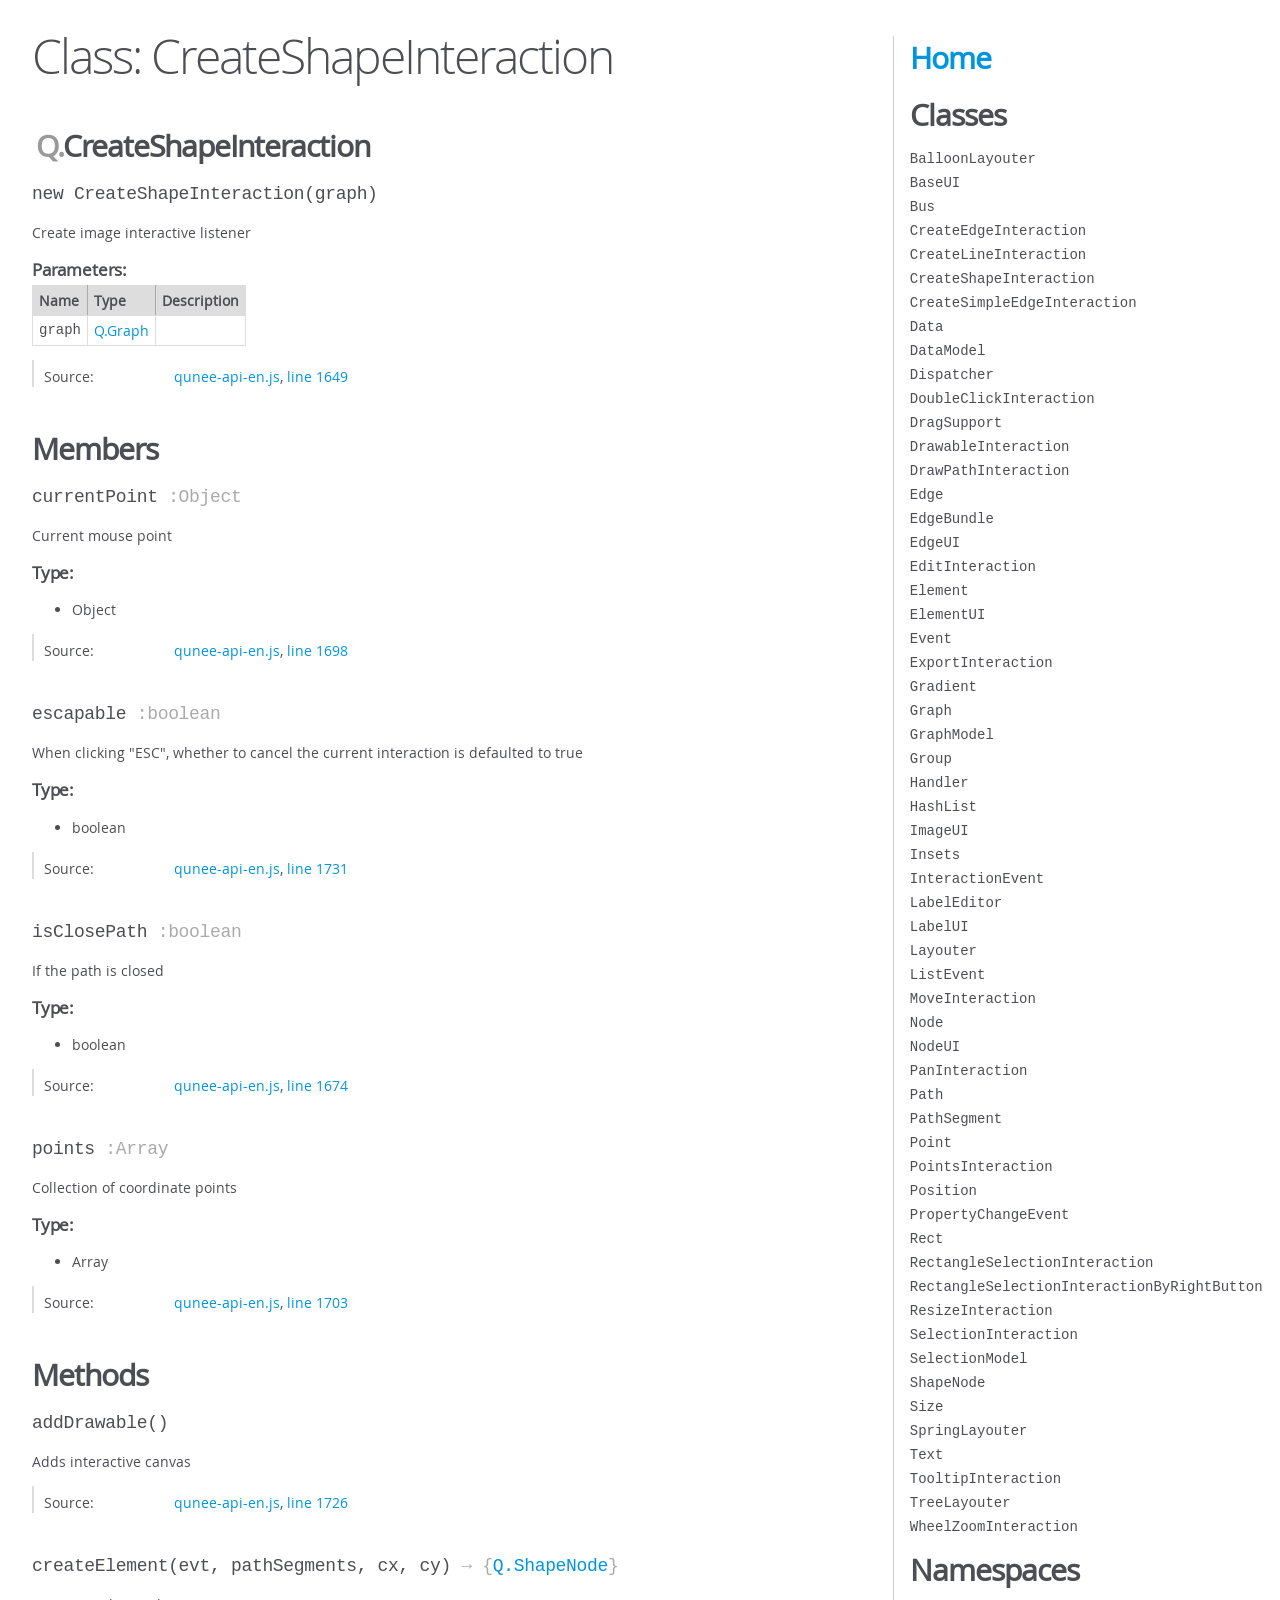
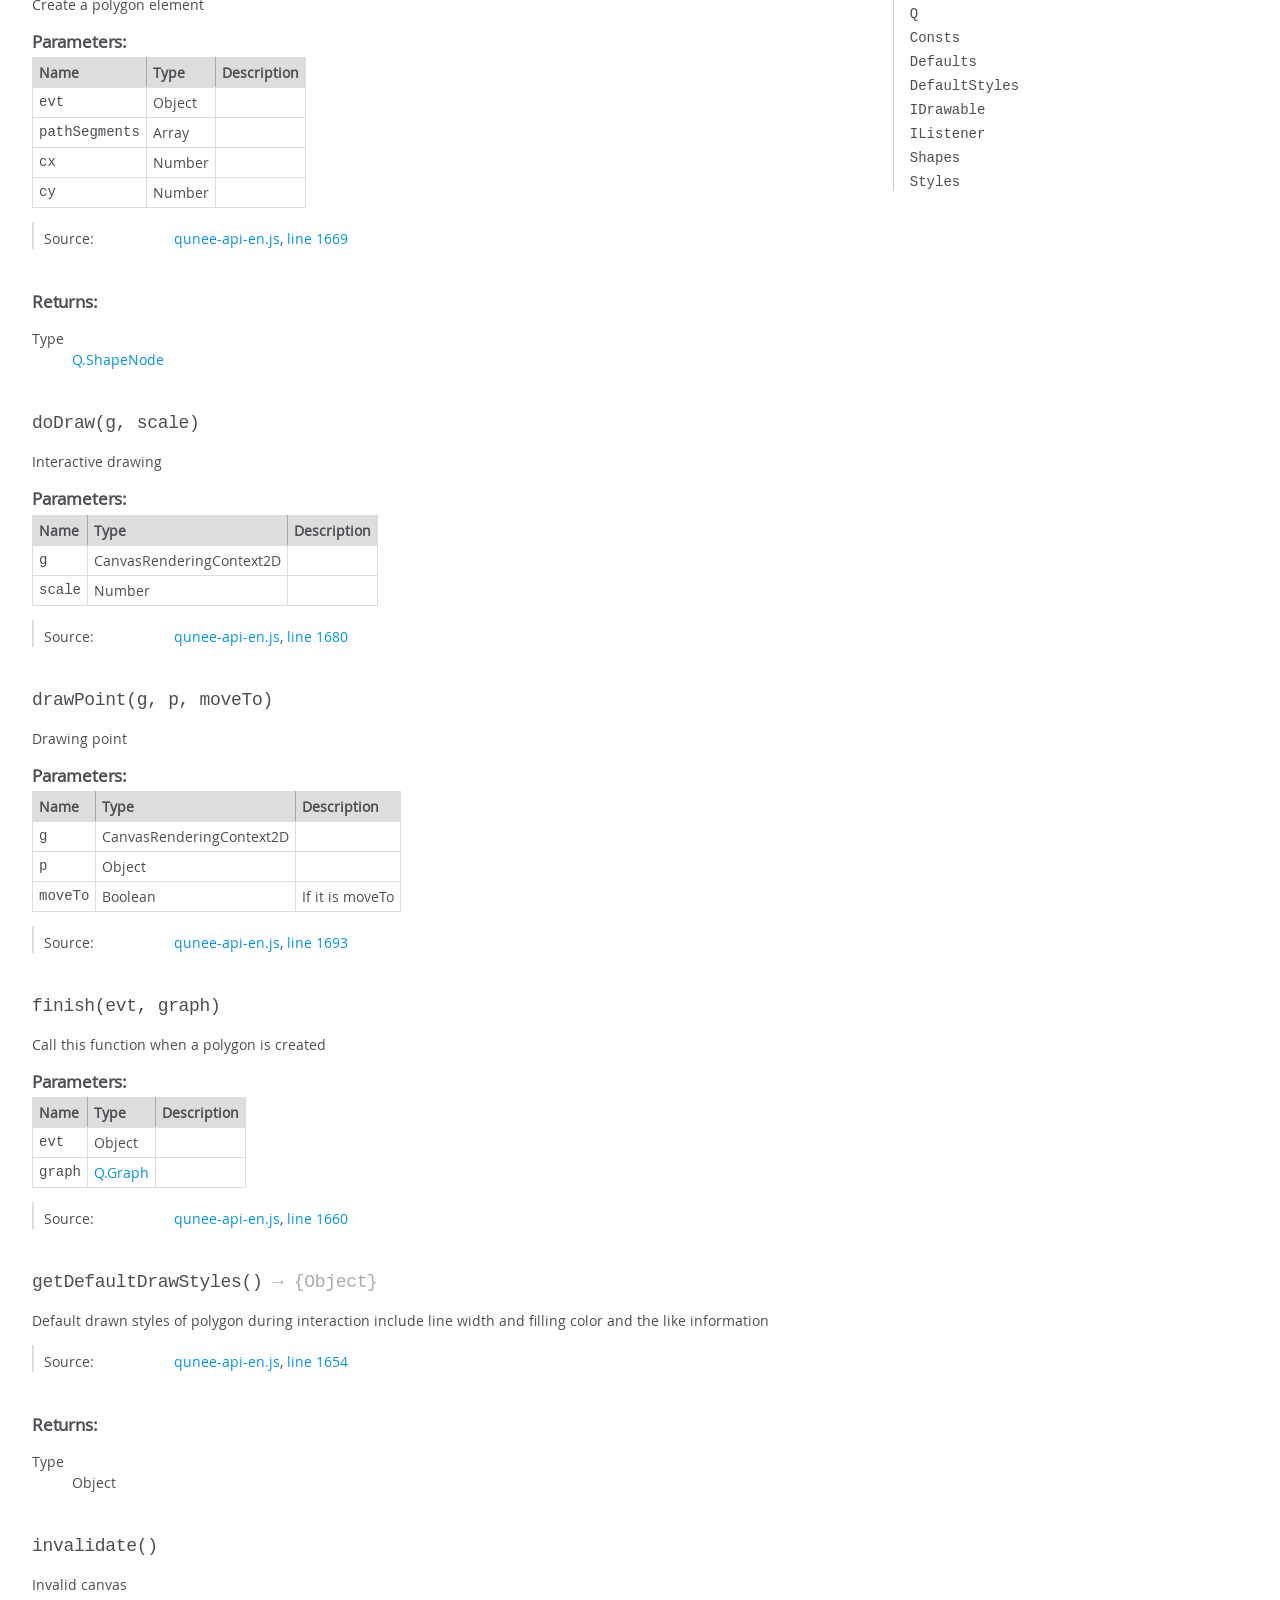
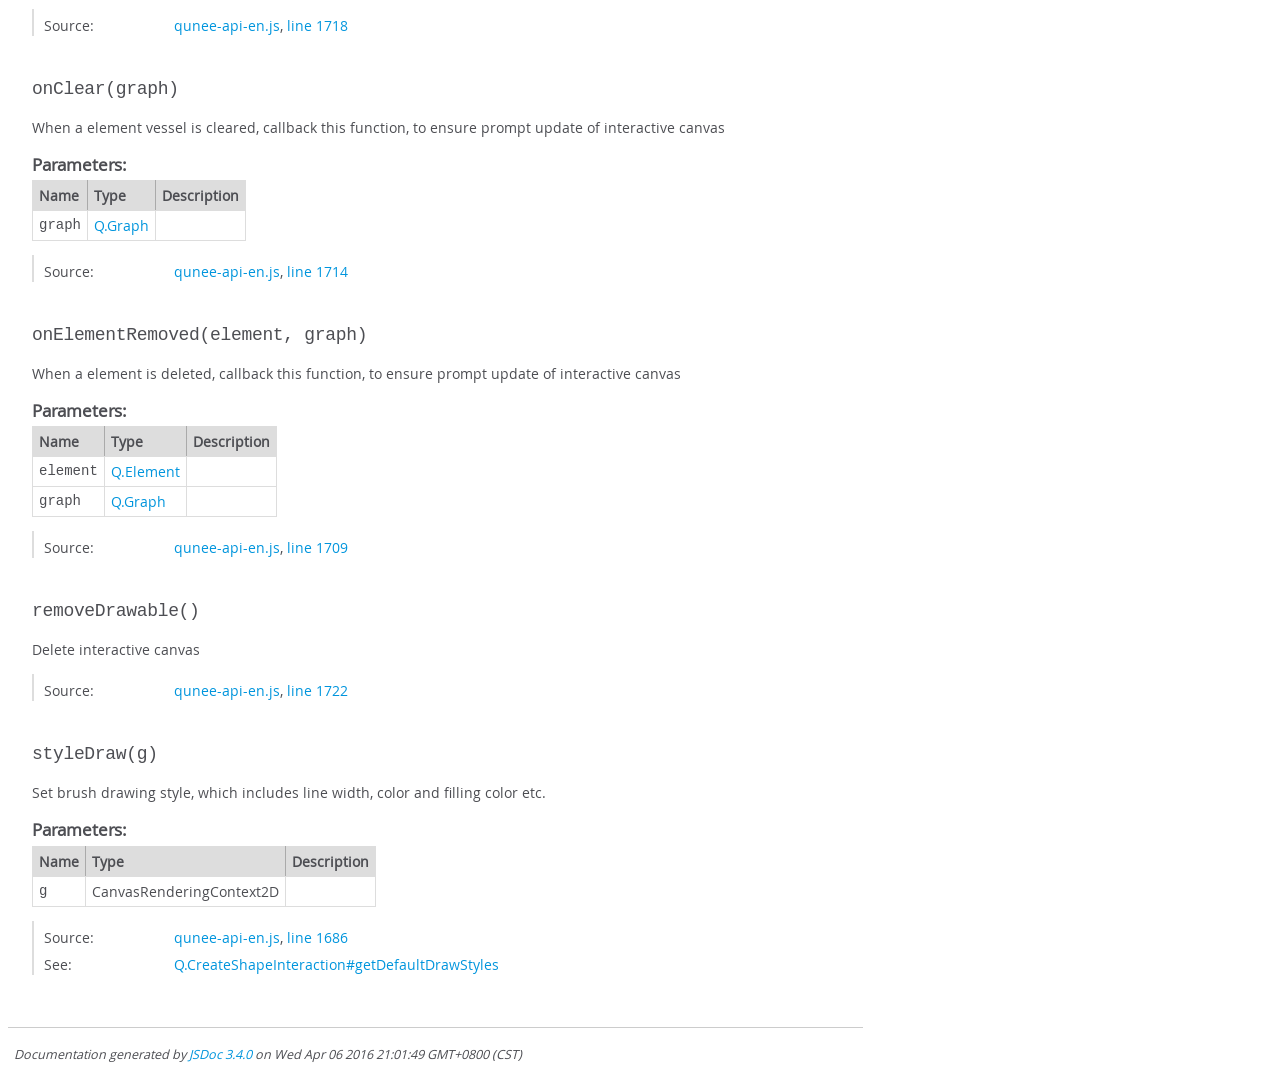
<file: qunee/jsdoc-en/Q.CreateShapeInteraction.html>
<!DOCTYPE html>
<html lang="en">
<head>
    <meta charset="utf-8">
    <title>JSDoc: Class: CreateShapeInteraction</title>

    <script src="scripts/prettify/prettify.js"> </script>
    <script src="scripts/prettify/lang-css.js"> </script>
    <!--[if lt IE 9]>
      <script src="//html5shiv.googlecode.com/svn/trunk/html5.js"></script>
    <![endif]-->
    <link type="text/css" rel="stylesheet" href="styles/prettify-tomorrow.css">
    <link type="text/css" rel="stylesheet" href="styles/jsdoc-default.css">
</head>

<body>

<div id="main">

    <h1 class="page-title">Class: CreateShapeInteraction</h1>

    




<section>

<header>
    
        <h2>
            <span class="ancestors"><a href="Q.html">Q</a>.</span>CreateShapeInteraction</h2>
        
    
</header>

<article>
    <div class="container-overview">
    
        

    

    <h4 class="name" id="CreateShapeInteraction"><span class="type-signature"></span>new CreateShapeInteraction<span class="signature">(graph)</span><span class="type-signature"></span></h4>

    



<div class="description">
    Create image interactive listener
</div>









    <h5>Parameters:</h5>
    

<table class="params">
    <thead>
    <tr>
        
        <th>Name</th>
        

        <th>Type</th>

        

        

        <th class="last">Description</th>
    </tr>
    </thead>

    <tbody>
    

        <tr>
            
                <td class="name"><code>graph</code></td>
            

            <td class="type">
            
                
<span class="param-type"><a href="Q.Graph.html">Q.Graph</a></span>


            
            </td>

            

            

            <td class="description last"></td>
        </tr>

    
    </tbody>
</table>






<dl class="details">

    

    

    

    

    

    

    

    

    

    

    

    

    
    <dt class="tag-source">Source:</dt>
    <dd class="tag-source"><ul class="dummy"><li>
        <a href="qunee-api-en.js.html">qunee-api-en.js</a>, <a href="qunee-api-en.js.html#line1649">line 1649</a>
    </li></ul></dd>
    

    

    

    
</dl>
















    
    </div>

    

    

    

     

    

    
        <h3 class="subsection-title">Members</h3>

        
            
<h4 class="name" id="currentPoint"><span class="type-signature"></span>currentPoint<span class="type-signature"> :Object</span></h4>




<div class="description">
    Current mouse point
</div>



    <h5>Type:</h5>
    <ul>
        <li>
            
<span class="param-type">Object</span>


        </li>
    </ul>





<dl class="details">

    

    

    

    

    

    

    

    

    

    

    

    

    
    <dt class="tag-source">Source:</dt>
    <dd class="tag-source"><ul class="dummy"><li>
        <a href="qunee-api-en.js.html">qunee-api-en.js</a>, <a href="qunee-api-en.js.html#line1698">line 1698</a>
    </li></ul></dd>
    

    

    

    
</dl>






        
            
<h4 class="name" id="escapable"><span class="type-signature"></span>escapable<span class="type-signature"> :boolean</span></h4>




<div class="description">
    When clicking "ESC", whether to cancel the current interaction is defaulted to true
</div>



    <h5>Type:</h5>
    <ul>
        <li>
            
<span class="param-type">boolean</span>


        </li>
    </ul>





<dl class="details">

    

    

    

    

    

    

    

    

    

    

    

    

    
    <dt class="tag-source">Source:</dt>
    <dd class="tag-source"><ul class="dummy"><li>
        <a href="qunee-api-en.js.html">qunee-api-en.js</a>, <a href="qunee-api-en.js.html#line1731">line 1731</a>
    </li></ul></dd>
    

    

    

    
</dl>






        
            
<h4 class="name" id="isClosePath"><span class="type-signature"></span>isClosePath<span class="type-signature"> :boolean</span></h4>




<div class="description">
    If the path is closed
</div>



    <h5>Type:</h5>
    <ul>
        <li>
            
<span class="param-type">boolean</span>


        </li>
    </ul>





<dl class="details">

    

    

    

    

    

    

    

    

    

    

    

    

    
    <dt class="tag-source">Source:</dt>
    <dd class="tag-source"><ul class="dummy"><li>
        <a href="qunee-api-en.js.html">qunee-api-en.js</a>, <a href="qunee-api-en.js.html#line1674">line 1674</a>
    </li></ul></dd>
    

    

    

    
</dl>






        
            
<h4 class="name" id="points"><span class="type-signature"></span>points<span class="type-signature"> :Array</span></h4>




<div class="description">
    Collection of coordinate points
</div>



    <h5>Type:</h5>
    <ul>
        <li>
            
<span class="param-type">Array</span>


        </li>
    </ul>





<dl class="details">

    

    

    

    

    

    

    

    

    

    

    

    

    
    <dt class="tag-source">Source:</dt>
    <dd class="tag-source"><ul class="dummy"><li>
        <a href="qunee-api-en.js.html">qunee-api-en.js</a>, <a href="qunee-api-en.js.html#line1703">line 1703</a>
    </li></ul></dd>
    

    

    

    
</dl>






        
    

    
        <h3 class="subsection-title">Methods</h3>

        
            

    

    <h4 class="name" id="addDrawable"><span class="type-signature"></span>addDrawable<span class="signature">()</span><span class="type-signature"></span></h4>

    



<div class="description">
    Adds interactive canvas
</div>













<dl class="details">

    

    

    

    

    

    

    

    

    

    

    

    

    
    <dt class="tag-source">Source:</dt>
    <dd class="tag-source"><ul class="dummy"><li>
        <a href="qunee-api-en.js.html">qunee-api-en.js</a>, <a href="qunee-api-en.js.html#line1726">line 1726</a>
    </li></ul></dd>
    

    

    

    
</dl>
















        
            

    

    <h4 class="name" id="createElement"><span class="type-signature"></span>createElement<span class="signature">(evt, pathSegments, cx, cy)</span><span class="type-signature"> &rarr; {<a href="Q.ShapeNode.html">Q.ShapeNode</a>}</span></h4>

    



<div class="description">
    Create a polygon element
</div>









    <h5>Parameters:</h5>
    

<table class="params">
    <thead>
    <tr>
        
        <th>Name</th>
        

        <th>Type</th>

        

        

        <th class="last">Description</th>
    </tr>
    </thead>

    <tbody>
    

        <tr>
            
                <td class="name"><code>evt</code></td>
            

            <td class="type">
            
                
<span class="param-type">Object</span>


            
            </td>

            

            

            <td class="description last"></td>
        </tr>

    

        <tr>
            
                <td class="name"><code>pathSegments</code></td>
            

            <td class="type">
            
                
<span class="param-type">Array</span>


            
            </td>

            

            

            <td class="description last"></td>
        </tr>

    

        <tr>
            
                <td class="name"><code>cx</code></td>
            

            <td class="type">
            
                
<span class="param-type">Number</span>


            
            </td>

            

            

            <td class="description last"></td>
        </tr>

    

        <tr>
            
                <td class="name"><code>cy</code></td>
            

            <td class="type">
            
                
<span class="param-type">Number</span>


            
            </td>

            

            

            <td class="description last"></td>
        </tr>

    
    </tbody>
</table>






<dl class="details">

    

    

    

    

    

    

    

    

    

    

    

    

    
    <dt class="tag-source">Source:</dt>
    <dd class="tag-source"><ul class="dummy"><li>
        <a href="qunee-api-en.js.html">qunee-api-en.js</a>, <a href="qunee-api-en.js.html#line1669">line 1669</a>
    </li></ul></dd>
    

    

    

    
</dl>













<h5>Returns:</h5>

        


<dl>
    <dt>
        Type
    </dt>
    <dd>
        
<span class="param-type"><a href="Q.ShapeNode.html">Q.ShapeNode</a></span>


    </dd>
</dl>

    



        
            

    

    <h4 class="name" id="doDraw"><span class="type-signature"></span>doDraw<span class="signature">(g, scale)</span><span class="type-signature"></span></h4>

    



<div class="description">
    Interactive drawing
</div>









    <h5>Parameters:</h5>
    

<table class="params">
    <thead>
    <tr>
        
        <th>Name</th>
        

        <th>Type</th>

        

        

        <th class="last">Description</th>
    </tr>
    </thead>

    <tbody>
    

        <tr>
            
                <td class="name"><code>g</code></td>
            

            <td class="type">
            
                
<span class="param-type">CanvasRenderingContext2D</span>


            
            </td>

            

            

            <td class="description last"></td>
        </tr>

    

        <tr>
            
                <td class="name"><code>scale</code></td>
            

            <td class="type">
            
                
<span class="param-type">Number</span>


            
            </td>

            

            

            <td class="description last"></td>
        </tr>

    
    </tbody>
</table>






<dl class="details">

    

    

    

    

    

    

    

    

    

    

    

    

    
    <dt class="tag-source">Source:</dt>
    <dd class="tag-source"><ul class="dummy"><li>
        <a href="qunee-api-en.js.html">qunee-api-en.js</a>, <a href="qunee-api-en.js.html#line1680">line 1680</a>
    </li></ul></dd>
    

    

    

    
</dl>
















        
            

    

    <h4 class="name" id="drawPoint"><span class="type-signature"></span>drawPoint<span class="signature">(g, p, moveTo)</span><span class="type-signature"></span></h4>

    



<div class="description">
    Drawing point
</div>









    <h5>Parameters:</h5>
    

<table class="params">
    <thead>
    <tr>
        
        <th>Name</th>
        

        <th>Type</th>

        

        

        <th class="last">Description</th>
    </tr>
    </thead>

    <tbody>
    

        <tr>
            
                <td class="name"><code>g</code></td>
            

            <td class="type">
            
                
<span class="param-type">CanvasRenderingContext2D</span>


            
            </td>

            

            

            <td class="description last"></td>
        </tr>

    

        <tr>
            
                <td class="name"><code>p</code></td>
            

            <td class="type">
            
                
<span class="param-type">Object</span>


            
            </td>

            

            

            <td class="description last"></td>
        </tr>

    

        <tr>
            
                <td class="name"><code>moveTo</code></td>
            

            <td class="type">
            
                
<span class="param-type">Boolean</span>


            
            </td>

            

            

            <td class="description last">If it is moveTo</td>
        </tr>

    
    </tbody>
</table>






<dl class="details">

    

    

    

    

    

    

    

    

    

    

    

    

    
    <dt class="tag-source">Source:</dt>
    <dd class="tag-source"><ul class="dummy"><li>
        <a href="qunee-api-en.js.html">qunee-api-en.js</a>, <a href="qunee-api-en.js.html#line1693">line 1693</a>
    </li></ul></dd>
    

    

    

    
</dl>
















        
            

    

    <h4 class="name" id="finish"><span class="type-signature"></span>finish<span class="signature">(evt, graph)</span><span class="type-signature"></span></h4>

    



<div class="description">
    Call this function when a polygon is created
</div>









    <h5>Parameters:</h5>
    

<table class="params">
    <thead>
    <tr>
        
        <th>Name</th>
        

        <th>Type</th>

        

        

        <th class="last">Description</th>
    </tr>
    </thead>

    <tbody>
    

        <tr>
            
                <td class="name"><code>evt</code></td>
            

            <td class="type">
            
                
<span class="param-type">Object</span>


            
            </td>

            

            

            <td class="description last"></td>
        </tr>

    

        <tr>
            
                <td class="name"><code>graph</code></td>
            

            <td class="type">
            
                
<span class="param-type"><a href="Q.Graph.html">Q.Graph</a></span>


            
            </td>

            

            

            <td class="description last"></td>
        </tr>

    
    </tbody>
</table>






<dl class="details">

    

    

    

    

    

    

    

    

    

    

    

    

    
    <dt class="tag-source">Source:</dt>
    <dd class="tag-source"><ul class="dummy"><li>
        <a href="qunee-api-en.js.html">qunee-api-en.js</a>, <a href="qunee-api-en.js.html#line1660">line 1660</a>
    </li></ul></dd>
    

    

    

    
</dl>
















        
            

    

    <h4 class="name" id="getDefaultDrawStyles"><span class="type-signature"></span>getDefaultDrawStyles<span class="signature">()</span><span class="type-signature"> &rarr; {Object}</span></h4>

    



<div class="description">
    Default drawn styles of polygon during interaction include line width and filling color and the like information
</div>













<dl class="details">

    

    

    

    

    

    

    

    

    

    

    

    

    
    <dt class="tag-source">Source:</dt>
    <dd class="tag-source"><ul class="dummy"><li>
        <a href="qunee-api-en.js.html">qunee-api-en.js</a>, <a href="qunee-api-en.js.html#line1654">line 1654</a>
    </li></ul></dd>
    

    

    

    
</dl>













<h5>Returns:</h5>

        


<dl>
    <dt>
        Type
    </dt>
    <dd>
        
<span class="param-type">Object</span>


    </dd>
</dl>

    



        
            

    

    <h4 class="name" id="invalidate"><span class="type-signature"></span>invalidate<span class="signature">()</span><span class="type-signature"></span></h4>

    



<div class="description">
    Invalid canvas
</div>













<dl class="details">

    

    

    

    

    

    

    

    

    

    

    

    

    
    <dt class="tag-source">Source:</dt>
    <dd class="tag-source"><ul class="dummy"><li>
        <a href="qunee-api-en.js.html">qunee-api-en.js</a>, <a href="qunee-api-en.js.html#line1718">line 1718</a>
    </li></ul></dd>
    

    

    

    
</dl>
















        
            

    

    <h4 class="name" id="onClear"><span class="type-signature"></span>onClear<span class="signature">(graph)</span><span class="type-signature"></span></h4>

    



<div class="description">
    When a element vessel is cleared, callback this function, to ensure prompt update of interactive canvas
</div>









    <h5>Parameters:</h5>
    

<table class="params">
    <thead>
    <tr>
        
        <th>Name</th>
        

        <th>Type</th>

        

        

        <th class="last">Description</th>
    </tr>
    </thead>

    <tbody>
    

        <tr>
            
                <td class="name"><code>graph</code></td>
            

            <td class="type">
            
                
<span class="param-type"><a href="Q.Graph.html">Q.Graph</a></span>


            
            </td>

            

            

            <td class="description last"></td>
        </tr>

    
    </tbody>
</table>






<dl class="details">

    

    

    

    

    

    

    

    

    

    

    

    

    
    <dt class="tag-source">Source:</dt>
    <dd class="tag-source"><ul class="dummy"><li>
        <a href="qunee-api-en.js.html">qunee-api-en.js</a>, <a href="qunee-api-en.js.html#line1714">line 1714</a>
    </li></ul></dd>
    

    

    

    
</dl>
















        
            

    

    <h4 class="name" id="onElementRemoved"><span class="type-signature"></span>onElementRemoved<span class="signature">(element, graph)</span><span class="type-signature"></span></h4>

    



<div class="description">
    When a element is deleted, callback this function, to ensure prompt update of interactive canvas
</div>









    <h5>Parameters:</h5>
    

<table class="params">
    <thead>
    <tr>
        
        <th>Name</th>
        

        <th>Type</th>

        

        

        <th class="last">Description</th>
    </tr>
    </thead>

    <tbody>
    

        <tr>
            
                <td class="name"><code>element</code></td>
            

            <td class="type">
            
                
<span class="param-type"><a href="Q.Element.html">Q.Element</a></span>


            
            </td>

            

            

            <td class="description last"></td>
        </tr>

    

        <tr>
            
                <td class="name"><code>graph</code></td>
            

            <td class="type">
            
                
<span class="param-type"><a href="Q.Graph.html">Q.Graph</a></span>


            
            </td>

            

            

            <td class="description last"></td>
        </tr>

    
    </tbody>
</table>






<dl class="details">

    

    

    

    

    

    

    

    

    

    

    

    

    
    <dt class="tag-source">Source:</dt>
    <dd class="tag-source"><ul class="dummy"><li>
        <a href="qunee-api-en.js.html">qunee-api-en.js</a>, <a href="qunee-api-en.js.html#line1709">line 1709</a>
    </li></ul></dd>
    

    

    

    
</dl>
















        
            

    

    <h4 class="name" id="removeDrawable"><span class="type-signature"></span>removeDrawable<span class="signature">()</span><span class="type-signature"></span></h4>

    



<div class="description">
    Delete interactive canvas
</div>













<dl class="details">

    

    

    

    

    

    

    

    

    

    

    

    

    
    <dt class="tag-source">Source:</dt>
    <dd class="tag-source"><ul class="dummy"><li>
        <a href="qunee-api-en.js.html">qunee-api-en.js</a>, <a href="qunee-api-en.js.html#line1722">line 1722</a>
    </li></ul></dd>
    

    

    

    
</dl>
















        
            

    

    <h4 class="name" id="styleDraw"><span class="type-signature"></span>styleDraw<span class="signature">(g)</span><span class="type-signature"></span></h4>

    



<div class="description">
    Set brush drawing style, which includes line width, color and filling color etc.
</div>









    <h5>Parameters:</h5>
    

<table class="params">
    <thead>
    <tr>
        
        <th>Name</th>
        

        <th>Type</th>

        

        

        <th class="last">Description</th>
    </tr>
    </thead>

    <tbody>
    

        <tr>
            
                <td class="name"><code>g</code></td>
            

            <td class="type">
            
                
<span class="param-type">CanvasRenderingContext2D</span>


            
            </td>

            

            

            <td class="description last"></td>
        </tr>

    
    </tbody>
</table>






<dl class="details">

    

    

    

    

    

    

    

    

    

    

    

    

    
    <dt class="tag-source">Source:</dt>
    <dd class="tag-source"><ul class="dummy"><li>
        <a href="qunee-api-en.js.html">qunee-api-en.js</a>, <a href="qunee-api-en.js.html#line1686">line 1686</a>
    </li></ul></dd>
    

    

    
    <dt class="tag-see">See:</dt>
    <dd class="tag-see">
        <ul>
            <li><a href="Q.CreateShapeInteraction.html#getDefaultDrawStyles">Q.CreateShapeInteraction#getDefaultDrawStyles</a></li>
        </ul>
    </dd>
    

    
</dl>
















        
    

    

    
</article>

</section>




</div>

<nav>
    <h2><a href="index.html">Home</a></h2><h3>Classes</h3><ul><li><a href="Q.BalloonLayouter.html">BalloonLayouter</a></li><li><a href="Q.BaseUI.html">BaseUI</a></li><li><a href="Q.Bus.html">Bus</a></li><li><a href="Q.CreateEdgeInteraction.html">CreateEdgeInteraction</a></li><li><a href="Q.CreateLineInteraction.html">CreateLineInteraction</a></li><li><a href="Q.CreateShapeInteraction.html">CreateShapeInteraction</a></li><li><a href="Q.CreateSimpleEdgeInteraction.html">CreateSimpleEdgeInteraction</a></li><li><a href="Q.Data.html">Data</a></li><li><a href="Q.DataModel.html">DataModel</a></li><li><a href="Q.Dispatcher.html">Dispatcher</a></li><li><a href="Q.DoubleClickInteraction.html">DoubleClickInteraction</a></li><li><a href="Q.DragSupport.html">DragSupport</a></li><li><a href="Q.DrawableInteraction.html">DrawableInteraction</a></li><li><a href="Q.DrawPathInteraction.html">DrawPathInteraction</a></li><li><a href="Q.Edge.html">Edge</a></li><li><a href="Q.EdgeBundle.html">EdgeBundle</a></li><li><a href="Q.EdgeUI.html">EdgeUI</a></li><li><a href="Q.EditInteraction.html">EditInteraction</a></li><li><a href="Q.Element.html">Element</a></li><li><a href="Q.ElementUI.html">ElementUI</a></li><li><a href="Q.Event.html">Event</a></li><li><a href="Q.ExportInteraction.html">ExportInteraction</a></li><li><a href="Q.Gradient.html">Gradient</a></li><li><a href="Q.Graph.html">Graph</a></li><li><a href="Q.GraphModel.html">GraphModel</a></li><li><a href="Q.Group.html">Group</a></li><li><a href="Q.Handler.html">Handler</a></li><li><a href="Q.HashList.html">HashList</a></li><li><a href="Q.ImageUI.html">ImageUI</a></li><li><a href="Q.Insets.html">Insets</a></li><li><a href="Q.InteractionEvent.html">InteractionEvent</a></li><li><a href="Q.LabelEditor.html">LabelEditor</a></li><li><a href="Q.LabelUI.html">LabelUI</a></li><li><a href="Q.Layouter.html">Layouter</a></li><li><a href="Q.ListEvent.html">ListEvent</a></li><li><a href="Q.MoveInteraction.html">MoveInteraction</a></li><li><a href="Q.Node.html">Node</a></li><li><a href="Q.NodeUI.html">NodeUI</a></li><li><a href="Q.PanInteraction.html">PanInteraction</a></li><li><a href="Q.Path.html">Path</a></li><li><a href="Q.PathSegment.html">PathSegment</a></li><li><a href="Q.Point.html">Point</a></li><li><a href="Q.PointsInteraction.html">PointsInteraction</a></li><li><a href="Q.Position.html">Position</a></li><li><a href="Q.PropertyChangeEvent.html">PropertyChangeEvent</a></li><li><a href="Q.Rect.html">Rect</a></li><li><a href="Q.RectangleSelectionInteraction.html">RectangleSelectionInteraction</a></li><li><a href="Q.RectangleSelectionInteractionByRightButton.html">RectangleSelectionInteractionByRightButton</a></li><li><a href="Q.ResizeInteraction.html">ResizeInteraction</a></li><li><a href="Q.SelectionInteraction.html">SelectionInteraction</a></li><li><a href="Q.SelectionModel.html">SelectionModel</a></li><li><a href="Q.ShapeNode.html">ShapeNode</a></li><li><a href="Q.Size.html">Size</a></li><li><a href="Q.SpringLayouter.html">SpringLayouter</a></li><li><a href="Q.Text.html">Text</a></li><li><a href="Q.TooltipInteraction.html">TooltipInteraction</a></li><li><a href="Q.TreeLayouter.html">TreeLayouter</a></li><li><a href="Q.WheelZoomInteraction.html">WheelZoomInteraction</a></li></ul><h3>Namespaces</h3><ul><li><a href="Q.html">Q</a></li><li><a href="Q.Consts.html">Consts</a></li><li><a href="Q.Defaults.html">Defaults</a></li><li><a href="Q.DefaultStyles.html">DefaultStyles</a></li><li><a href="Q.IDrawable.html">IDrawable</a></li><li><a href="Q.IListener.html">IListener</a></li><li><a href="Q.Shapes.html">Shapes</a></li><li><a href="Q.Styles.html">Styles</a></li></ul>
</nav>

<br class="clear">

<footer>
    Documentation generated by <a href="https://github.com/jsdoc3/jsdoc">JSDoc 3.4.0</a> on Wed Apr 06 2016 21:01:49 GMT+0800 (CST)
</footer>

<script> prettyPrint(); </script>
<script src="scripts/linenumber.js"> </script>
</body>
</html>
</file>
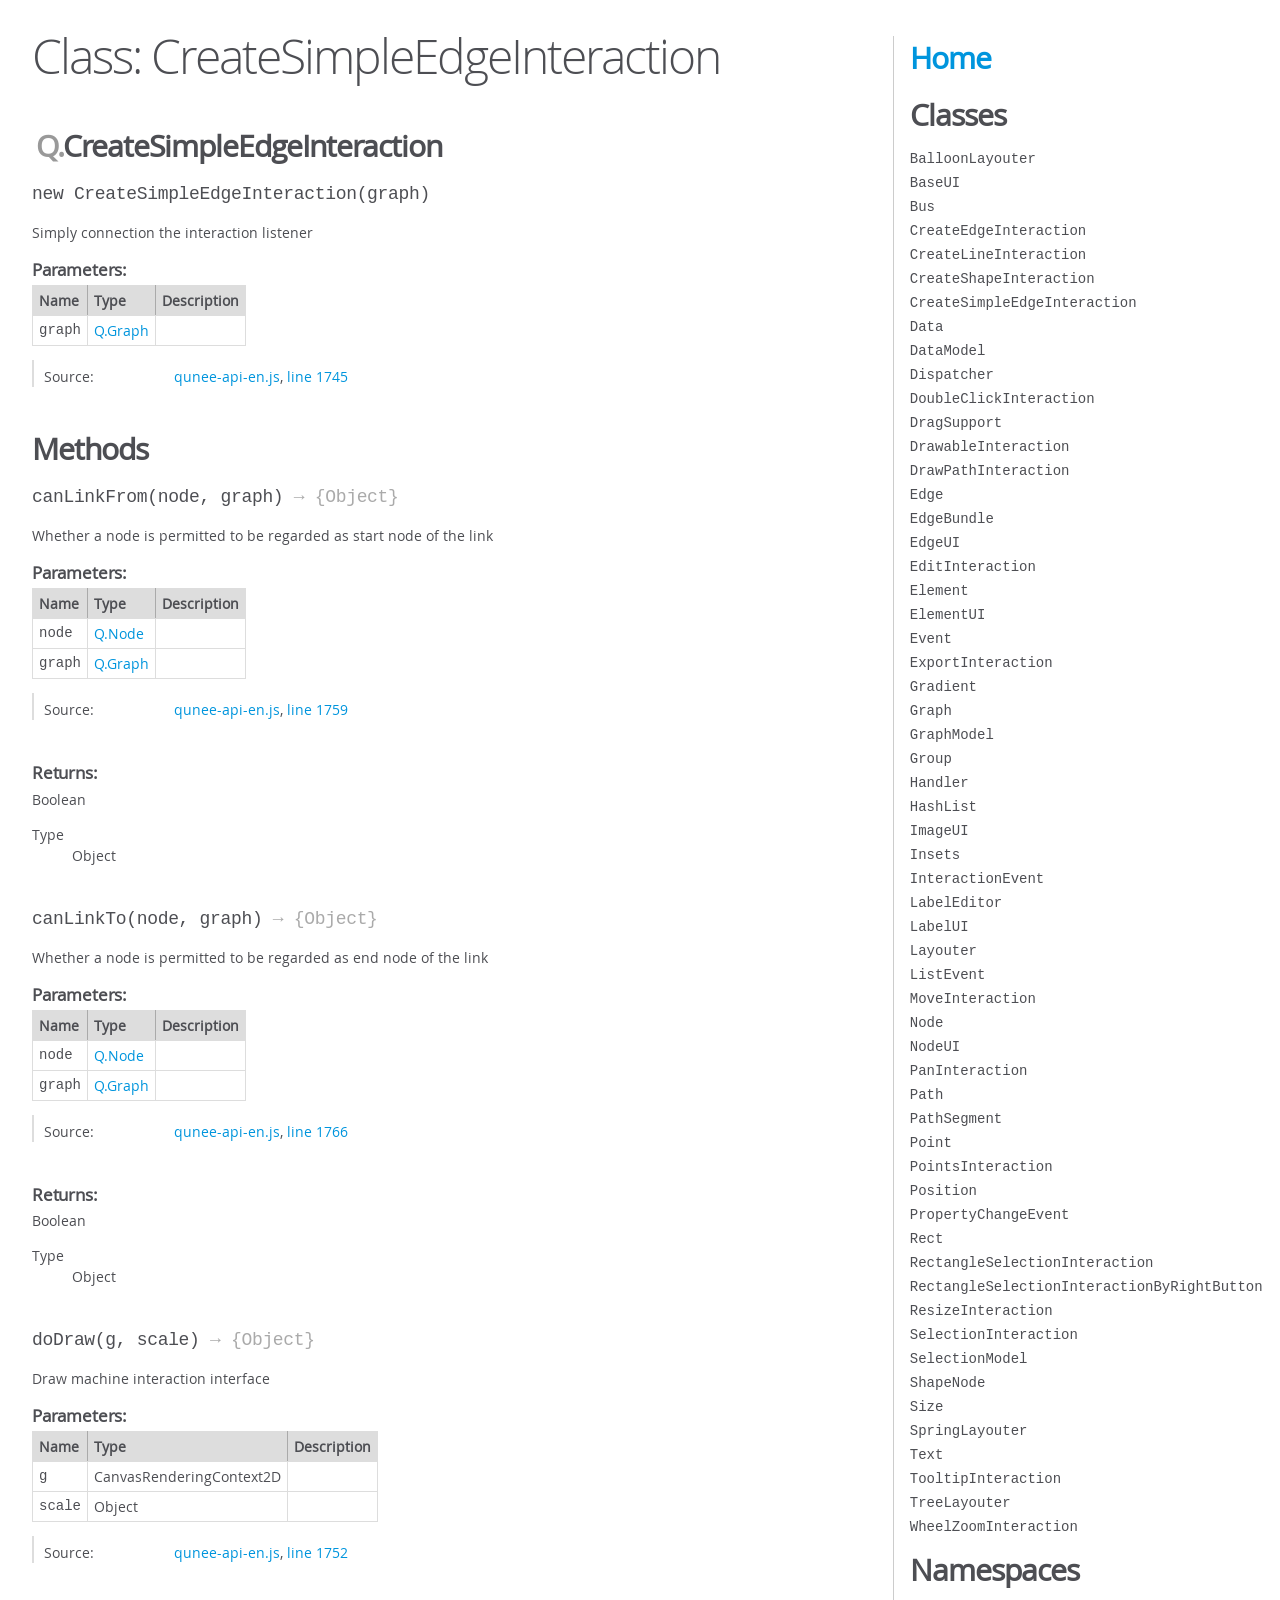
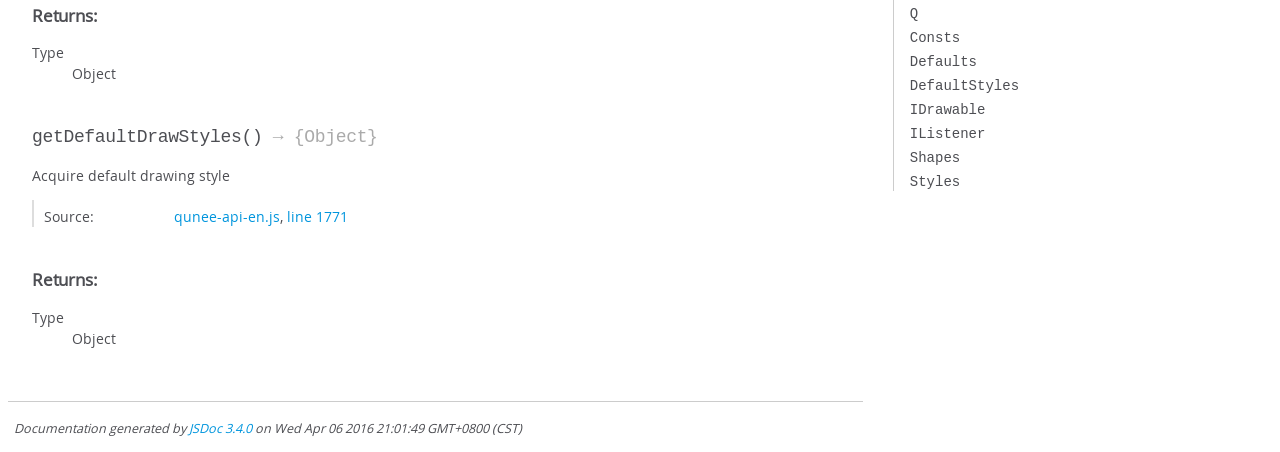
<file: qunee/jsdoc-en/Q.CreateSimpleEdgeInteraction.html>
<!DOCTYPE html>
<html lang="en">
<head>
    <meta charset="utf-8">
    <title>JSDoc: Class: CreateSimpleEdgeInteraction</title>

    <script src="scripts/prettify/prettify.js"> </script>
    <script src="scripts/prettify/lang-css.js"> </script>
    <!--[if lt IE 9]>
      <script src="//html5shiv.googlecode.com/svn/trunk/html5.js"></script>
    <![endif]-->
    <link type="text/css" rel="stylesheet" href="styles/prettify-tomorrow.css">
    <link type="text/css" rel="stylesheet" href="styles/jsdoc-default.css">
</head>

<body>

<div id="main">

    <h1 class="page-title">Class: CreateSimpleEdgeInteraction</h1>

    




<section>

<header>
    
        <h2>
            <span class="ancestors"><a href="Q.html">Q</a>.</span>CreateSimpleEdgeInteraction</h2>
        
    
</header>

<article>
    <div class="container-overview">
    
        

    

    <h4 class="name" id="CreateSimpleEdgeInteraction"><span class="type-signature"></span>new CreateSimpleEdgeInteraction<span class="signature">(graph)</span><span class="type-signature"></span></h4>

    



<div class="description">
    Simply connection the interaction listener
</div>









    <h5>Parameters:</h5>
    

<table class="params">
    <thead>
    <tr>
        
        <th>Name</th>
        

        <th>Type</th>

        

        

        <th class="last">Description</th>
    </tr>
    </thead>

    <tbody>
    

        <tr>
            
                <td class="name"><code>graph</code></td>
            

            <td class="type">
            
                
<span class="param-type"><a href="Q.Graph.html">Q.Graph</a></span>


            
            </td>

            

            

            <td class="description last"></td>
        </tr>

    
    </tbody>
</table>






<dl class="details">

    

    

    

    

    

    

    

    

    

    

    

    

    
    <dt class="tag-source">Source:</dt>
    <dd class="tag-source"><ul class="dummy"><li>
        <a href="qunee-api-en.js.html">qunee-api-en.js</a>, <a href="qunee-api-en.js.html#line1745">line 1745</a>
    </li></ul></dd>
    

    

    

    
</dl>
















    
    </div>

    

    

    

     

    

    

    
        <h3 class="subsection-title">Methods</h3>

        
            

    

    <h4 class="name" id="canLinkFrom"><span class="type-signature"></span>canLinkFrom<span class="signature">(node, graph)</span><span class="type-signature"> &rarr; {Object}</span></h4>

    



<div class="description">
    Whether a node is permitted to be regarded as start node of the link
</div>









    <h5>Parameters:</h5>
    

<table class="params">
    <thead>
    <tr>
        
        <th>Name</th>
        

        <th>Type</th>

        

        

        <th class="last">Description</th>
    </tr>
    </thead>

    <tbody>
    

        <tr>
            
                <td class="name"><code>node</code></td>
            

            <td class="type">
            
                
<span class="param-type"><a href="Q.Node.html">Q.Node</a></span>


            
            </td>

            

            

            <td class="description last"></td>
        </tr>

    

        <tr>
            
                <td class="name"><code>graph</code></td>
            

            <td class="type">
            
                
<span class="param-type"><a href="Q.Graph.html">Q.Graph</a></span>


            
            </td>

            

            

            <td class="description last"></td>
        </tr>

    
    </tbody>
</table>






<dl class="details">

    

    

    

    

    

    

    

    

    

    

    

    

    
    <dt class="tag-source">Source:</dt>
    <dd class="tag-source"><ul class="dummy"><li>
        <a href="qunee-api-en.js.html">qunee-api-en.js</a>, <a href="qunee-api-en.js.html#line1759">line 1759</a>
    </li></ul></dd>
    

    

    

    
</dl>













<h5>Returns:</h5>

        
<div class="param-desc">
    Boolean
</div>



<dl>
    <dt>
        Type
    </dt>
    <dd>
        
<span class="param-type">Object</span>


    </dd>
</dl>

    



        
            

    

    <h4 class="name" id="canLinkTo"><span class="type-signature"></span>canLinkTo<span class="signature">(node, graph)</span><span class="type-signature"> &rarr; {Object}</span></h4>

    



<div class="description">
    Whether a node is permitted to be regarded as end node of the link
</div>









    <h5>Parameters:</h5>
    

<table class="params">
    <thead>
    <tr>
        
        <th>Name</th>
        

        <th>Type</th>

        

        

        <th class="last">Description</th>
    </tr>
    </thead>

    <tbody>
    

        <tr>
            
                <td class="name"><code>node</code></td>
            

            <td class="type">
            
                
<span class="param-type"><a href="Q.Node.html">Q.Node</a></span>


            
            </td>

            

            

            <td class="description last"></td>
        </tr>

    

        <tr>
            
                <td class="name"><code>graph</code></td>
            

            <td class="type">
            
                
<span class="param-type"><a href="Q.Graph.html">Q.Graph</a></span>


            
            </td>

            

            

            <td class="description last"></td>
        </tr>

    
    </tbody>
</table>






<dl class="details">

    

    

    

    

    

    

    

    

    

    

    

    

    
    <dt class="tag-source">Source:</dt>
    <dd class="tag-source"><ul class="dummy"><li>
        <a href="qunee-api-en.js.html">qunee-api-en.js</a>, <a href="qunee-api-en.js.html#line1766">line 1766</a>
    </li></ul></dd>
    

    

    

    
</dl>













<h5>Returns:</h5>

        
<div class="param-desc">
    Boolean
</div>



<dl>
    <dt>
        Type
    </dt>
    <dd>
        
<span class="param-type">Object</span>


    </dd>
</dl>

    



        
            

    

    <h4 class="name" id="doDraw"><span class="type-signature"></span>doDraw<span class="signature">(g, scale)</span><span class="type-signature"> &rarr; {Object}</span></h4>

    



<div class="description">
    Draw machine interaction interface
</div>









    <h5>Parameters:</h5>
    

<table class="params">
    <thead>
    <tr>
        
        <th>Name</th>
        

        <th>Type</th>

        

        

        <th class="last">Description</th>
    </tr>
    </thead>

    <tbody>
    

        <tr>
            
                <td class="name"><code>g</code></td>
            

            <td class="type">
            
                
<span class="param-type">CanvasRenderingContext2D</span>


            
            </td>

            

            

            <td class="description last"></td>
        </tr>

    

        <tr>
            
                <td class="name"><code>scale</code></td>
            

            <td class="type">
            
                
<span class="param-type">Object</span>


            
            </td>

            

            

            <td class="description last"></td>
        </tr>

    
    </tbody>
</table>






<dl class="details">

    

    

    

    

    

    

    

    

    

    

    

    

    
    <dt class="tag-source">Source:</dt>
    <dd class="tag-source"><ul class="dummy"><li>
        <a href="qunee-api-en.js.html">qunee-api-en.js</a>, <a href="qunee-api-en.js.html#line1752">line 1752</a>
    </li></ul></dd>
    

    

    

    
</dl>













<h5>Returns:</h5>

        


<dl>
    <dt>
        Type
    </dt>
    <dd>
        
<span class="param-type">Object</span>


    </dd>
</dl>

    



        
            

    

    <h4 class="name" id="getDefaultDrawStyles"><span class="type-signature"></span>getDefaultDrawStyles<span class="signature">()</span><span class="type-signature"> &rarr; {Object}</span></h4>

    



<div class="description">
    Acquire default drawing style
</div>













<dl class="details">

    

    

    

    

    

    

    

    

    

    

    

    

    
    <dt class="tag-source">Source:</dt>
    <dd class="tag-source"><ul class="dummy"><li>
        <a href="qunee-api-en.js.html">qunee-api-en.js</a>, <a href="qunee-api-en.js.html#line1771">line 1771</a>
    </li></ul></dd>
    

    

    

    
</dl>













<h5>Returns:</h5>

        


<dl>
    <dt>
        Type
    </dt>
    <dd>
        
<span class="param-type">Object</span>


    </dd>
</dl>

    



        
    

    

    
</article>

</section>




</div>

<nav>
    <h2><a href="index.html">Home</a></h2><h3>Classes</h3><ul><li><a href="Q.BalloonLayouter.html">BalloonLayouter</a></li><li><a href="Q.BaseUI.html">BaseUI</a></li><li><a href="Q.Bus.html">Bus</a></li><li><a href="Q.CreateEdgeInteraction.html">CreateEdgeInteraction</a></li><li><a href="Q.CreateLineInteraction.html">CreateLineInteraction</a></li><li><a href="Q.CreateShapeInteraction.html">CreateShapeInteraction</a></li><li><a href="Q.CreateSimpleEdgeInteraction.html">CreateSimpleEdgeInteraction</a></li><li><a href="Q.Data.html">Data</a></li><li><a href="Q.DataModel.html">DataModel</a></li><li><a href="Q.Dispatcher.html">Dispatcher</a></li><li><a href="Q.DoubleClickInteraction.html">DoubleClickInteraction</a></li><li><a href="Q.DragSupport.html">DragSupport</a></li><li><a href="Q.DrawableInteraction.html">DrawableInteraction</a></li><li><a href="Q.DrawPathInteraction.html">DrawPathInteraction</a></li><li><a href="Q.Edge.html">Edge</a></li><li><a href="Q.EdgeBundle.html">EdgeBundle</a></li><li><a href="Q.EdgeUI.html">EdgeUI</a></li><li><a href="Q.EditInteraction.html">EditInteraction</a></li><li><a href="Q.Element.html">Element</a></li><li><a href="Q.ElementUI.html">ElementUI</a></li><li><a href="Q.Event.html">Event</a></li><li><a href="Q.ExportInteraction.html">ExportInteraction</a></li><li><a href="Q.Gradient.html">Gradient</a></li><li><a href="Q.Graph.html">Graph</a></li><li><a href="Q.GraphModel.html">GraphModel</a></li><li><a href="Q.Group.html">Group</a></li><li><a href="Q.Handler.html">Handler</a></li><li><a href="Q.HashList.html">HashList</a></li><li><a href="Q.ImageUI.html">ImageUI</a></li><li><a href="Q.Insets.html">Insets</a></li><li><a href="Q.InteractionEvent.html">InteractionEvent</a></li><li><a href="Q.LabelEditor.html">LabelEditor</a></li><li><a href="Q.LabelUI.html">LabelUI</a></li><li><a href="Q.Layouter.html">Layouter</a></li><li><a href="Q.ListEvent.html">ListEvent</a></li><li><a href="Q.MoveInteraction.html">MoveInteraction</a></li><li><a href="Q.Node.html">Node</a></li><li><a href="Q.NodeUI.html">NodeUI</a></li><li><a href="Q.PanInteraction.html">PanInteraction</a></li><li><a href="Q.Path.html">Path</a></li><li><a href="Q.PathSegment.html">PathSegment</a></li><li><a href="Q.Point.html">Point</a></li><li><a href="Q.PointsInteraction.html">PointsInteraction</a></li><li><a href="Q.Position.html">Position</a></li><li><a href="Q.PropertyChangeEvent.html">PropertyChangeEvent</a></li><li><a href="Q.Rect.html">Rect</a></li><li><a href="Q.RectangleSelectionInteraction.html">RectangleSelectionInteraction</a></li><li><a href="Q.RectangleSelectionInteractionByRightButton.html">RectangleSelectionInteractionByRightButton</a></li><li><a href="Q.ResizeInteraction.html">ResizeInteraction</a></li><li><a href="Q.SelectionInteraction.html">SelectionInteraction</a></li><li><a href="Q.SelectionModel.html">SelectionModel</a></li><li><a href="Q.ShapeNode.html">ShapeNode</a></li><li><a href="Q.Size.html">Size</a></li><li><a href="Q.SpringLayouter.html">SpringLayouter</a></li><li><a href="Q.Text.html">Text</a></li><li><a href="Q.TooltipInteraction.html">TooltipInteraction</a></li><li><a href="Q.TreeLayouter.html">TreeLayouter</a></li><li><a href="Q.WheelZoomInteraction.html">WheelZoomInteraction</a></li></ul><h3>Namespaces</h3><ul><li><a href="Q.html">Q</a></li><li><a href="Q.Consts.html">Consts</a></li><li><a href="Q.Defaults.html">Defaults</a></li><li><a href="Q.DefaultStyles.html">DefaultStyles</a></li><li><a href="Q.IDrawable.html">IDrawable</a></li><li><a href="Q.IListener.html">IListener</a></li><li><a href="Q.Shapes.html">Shapes</a></li><li><a href="Q.Styles.html">Styles</a></li></ul>
</nav>

<br class="clear">

<footer>
    Documentation generated by <a href="https://github.com/jsdoc3/jsdoc">JSDoc 3.4.0</a> on Wed Apr 06 2016 21:01:49 GMT+0800 (CST)
</footer>

<script> prettyPrint(); </script>
<script src="scripts/linenumber.js"> </script>
</body>
</html>
</file>
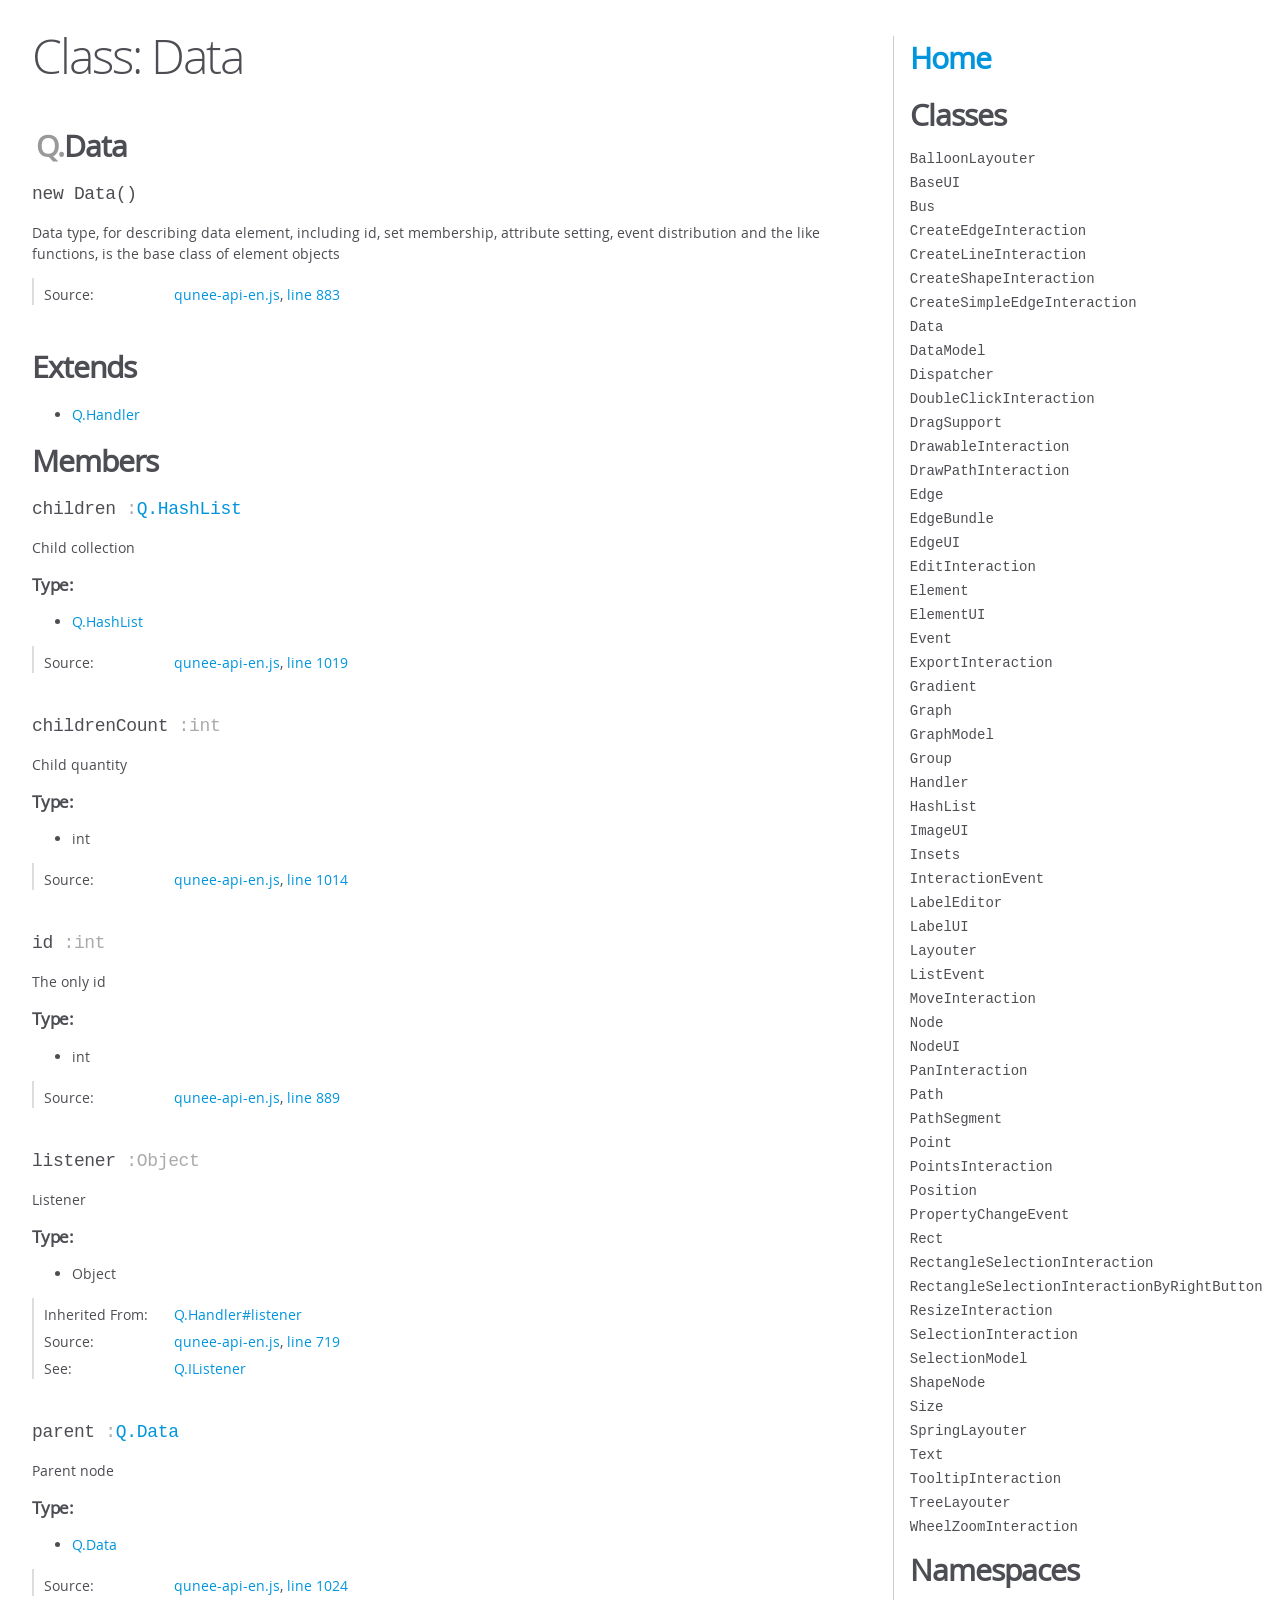
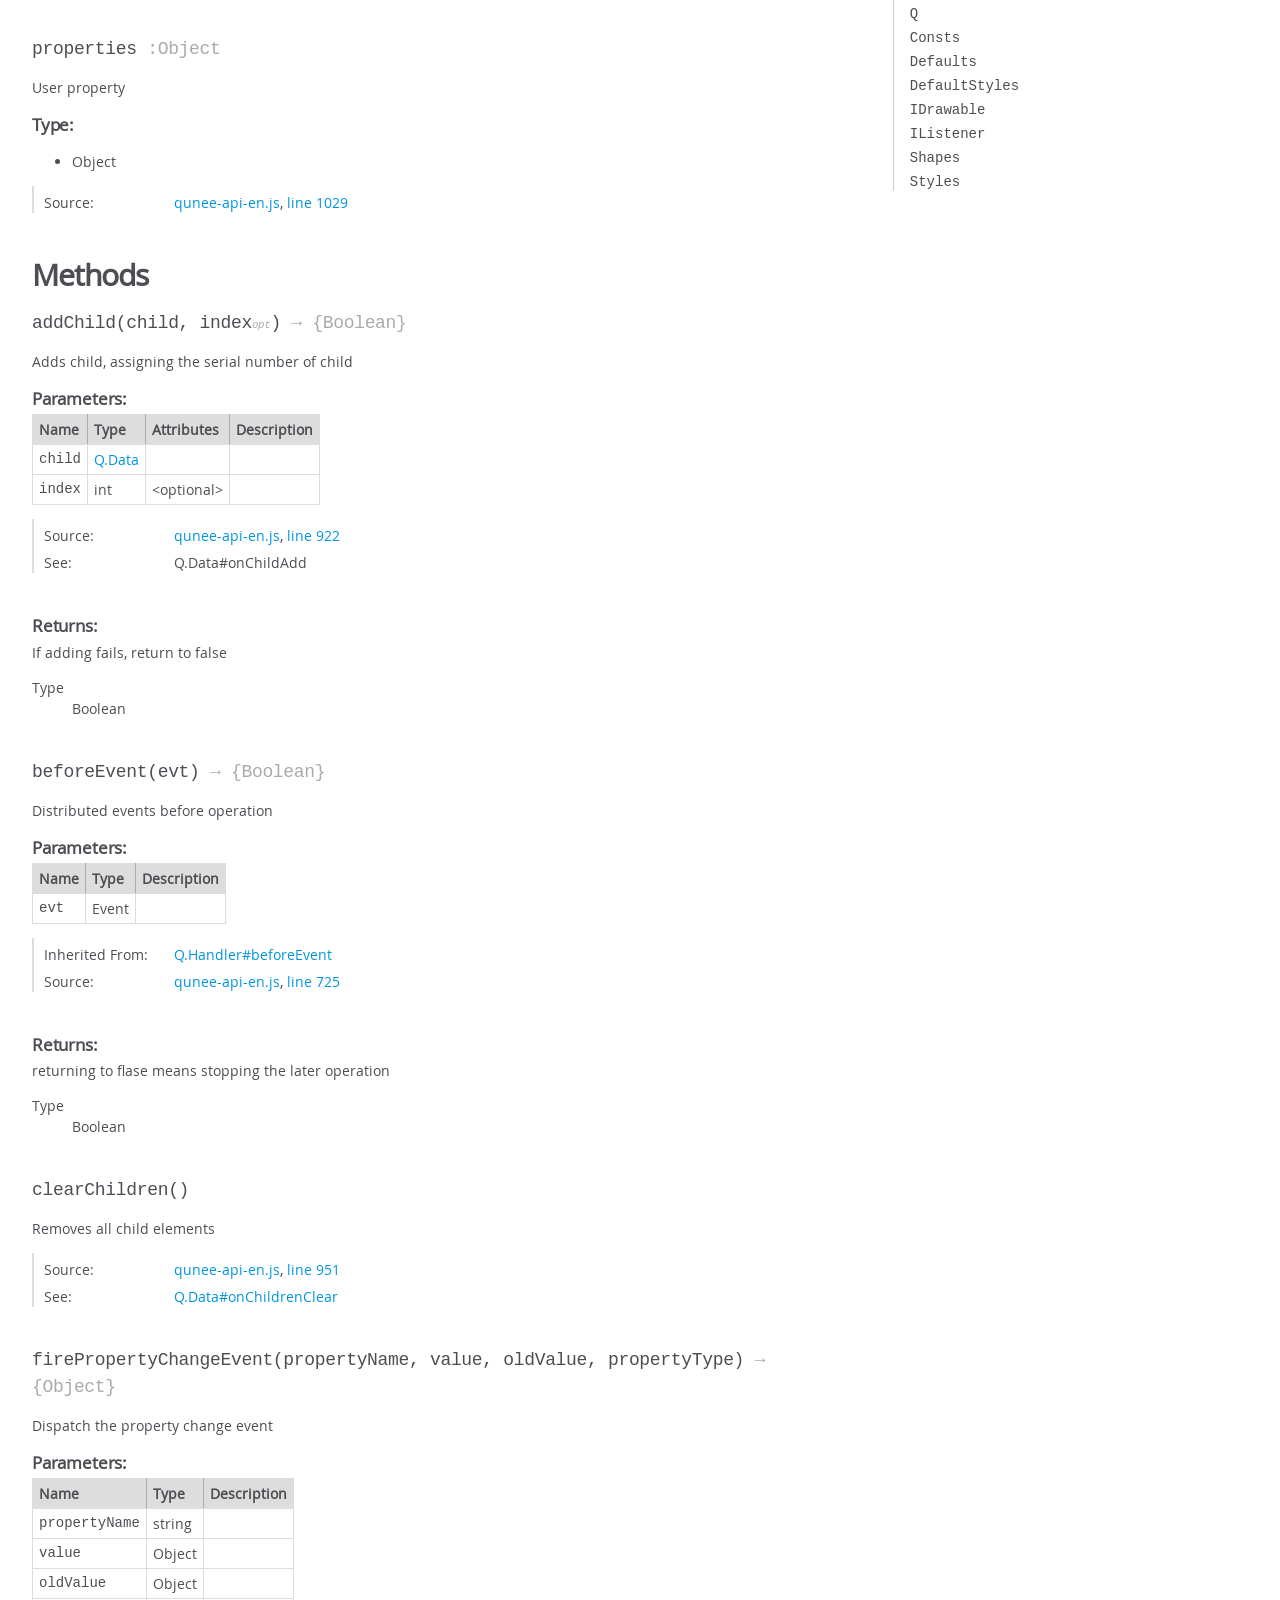
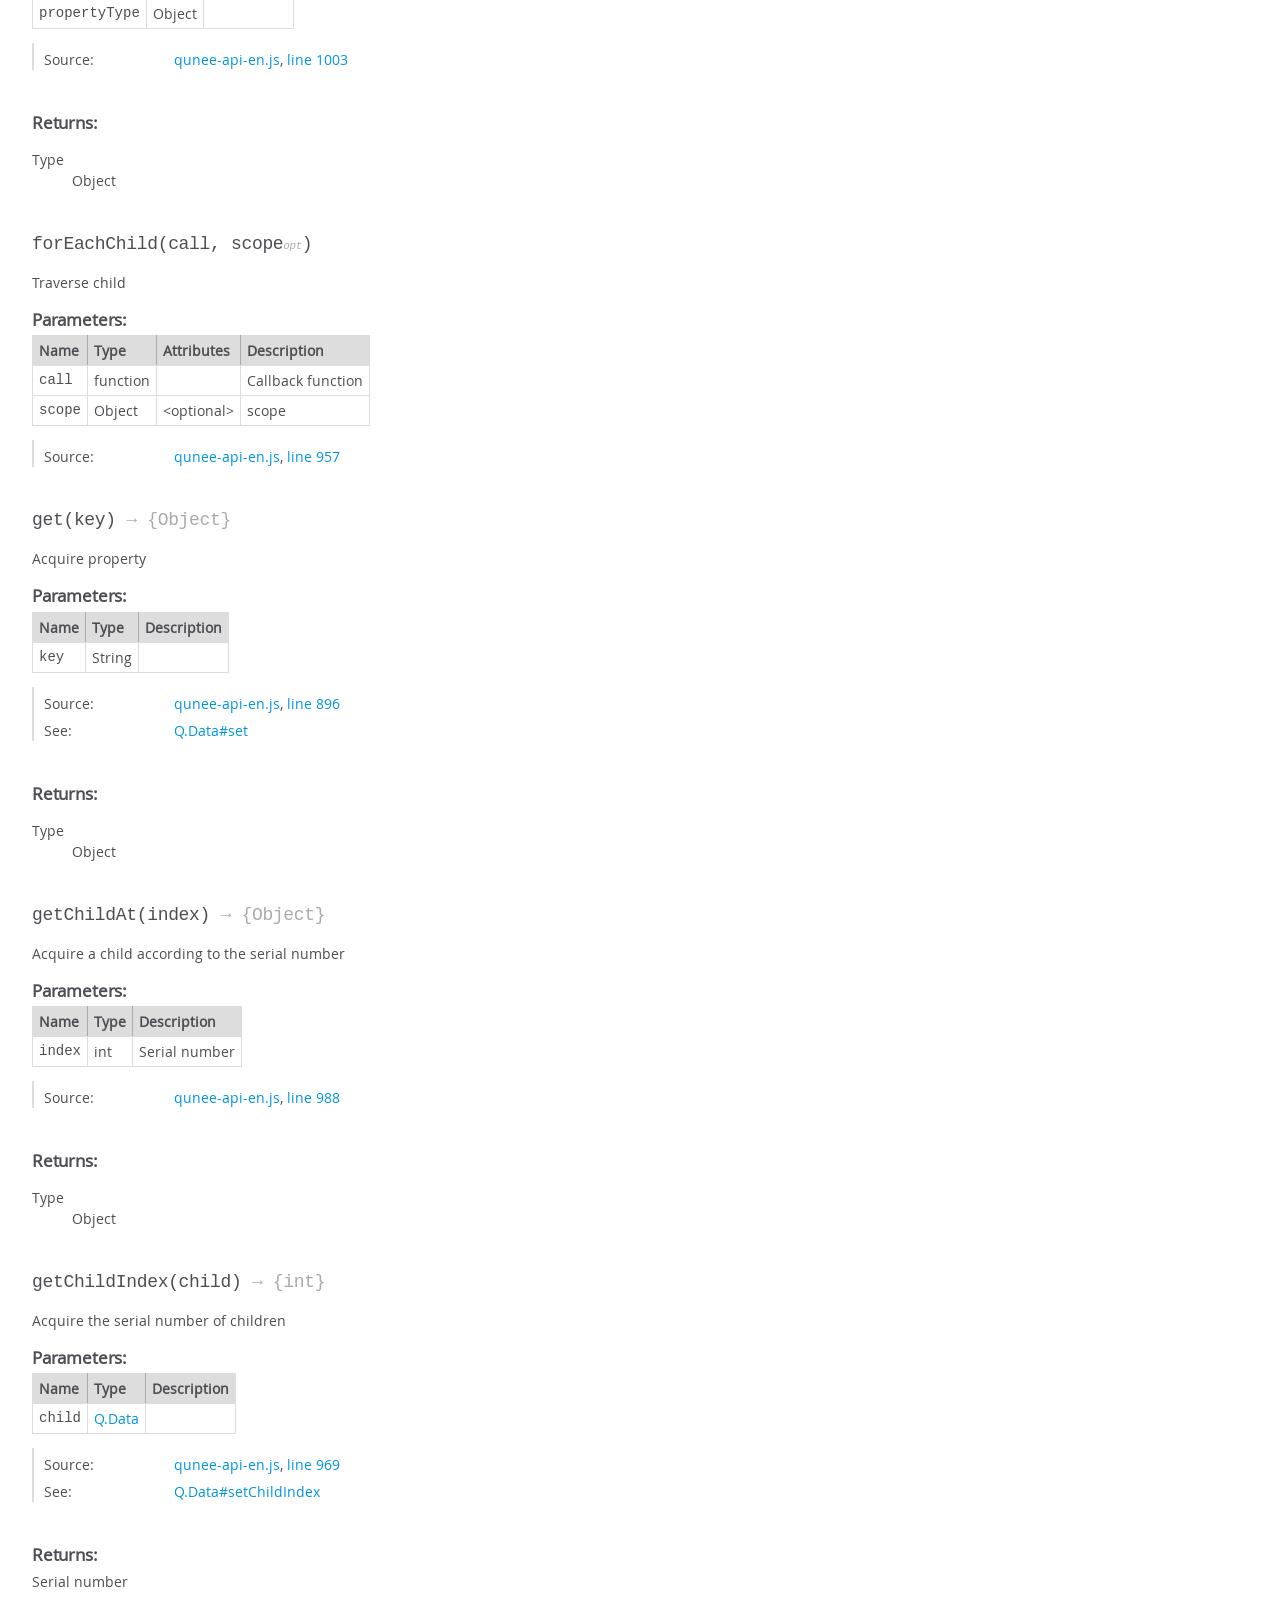
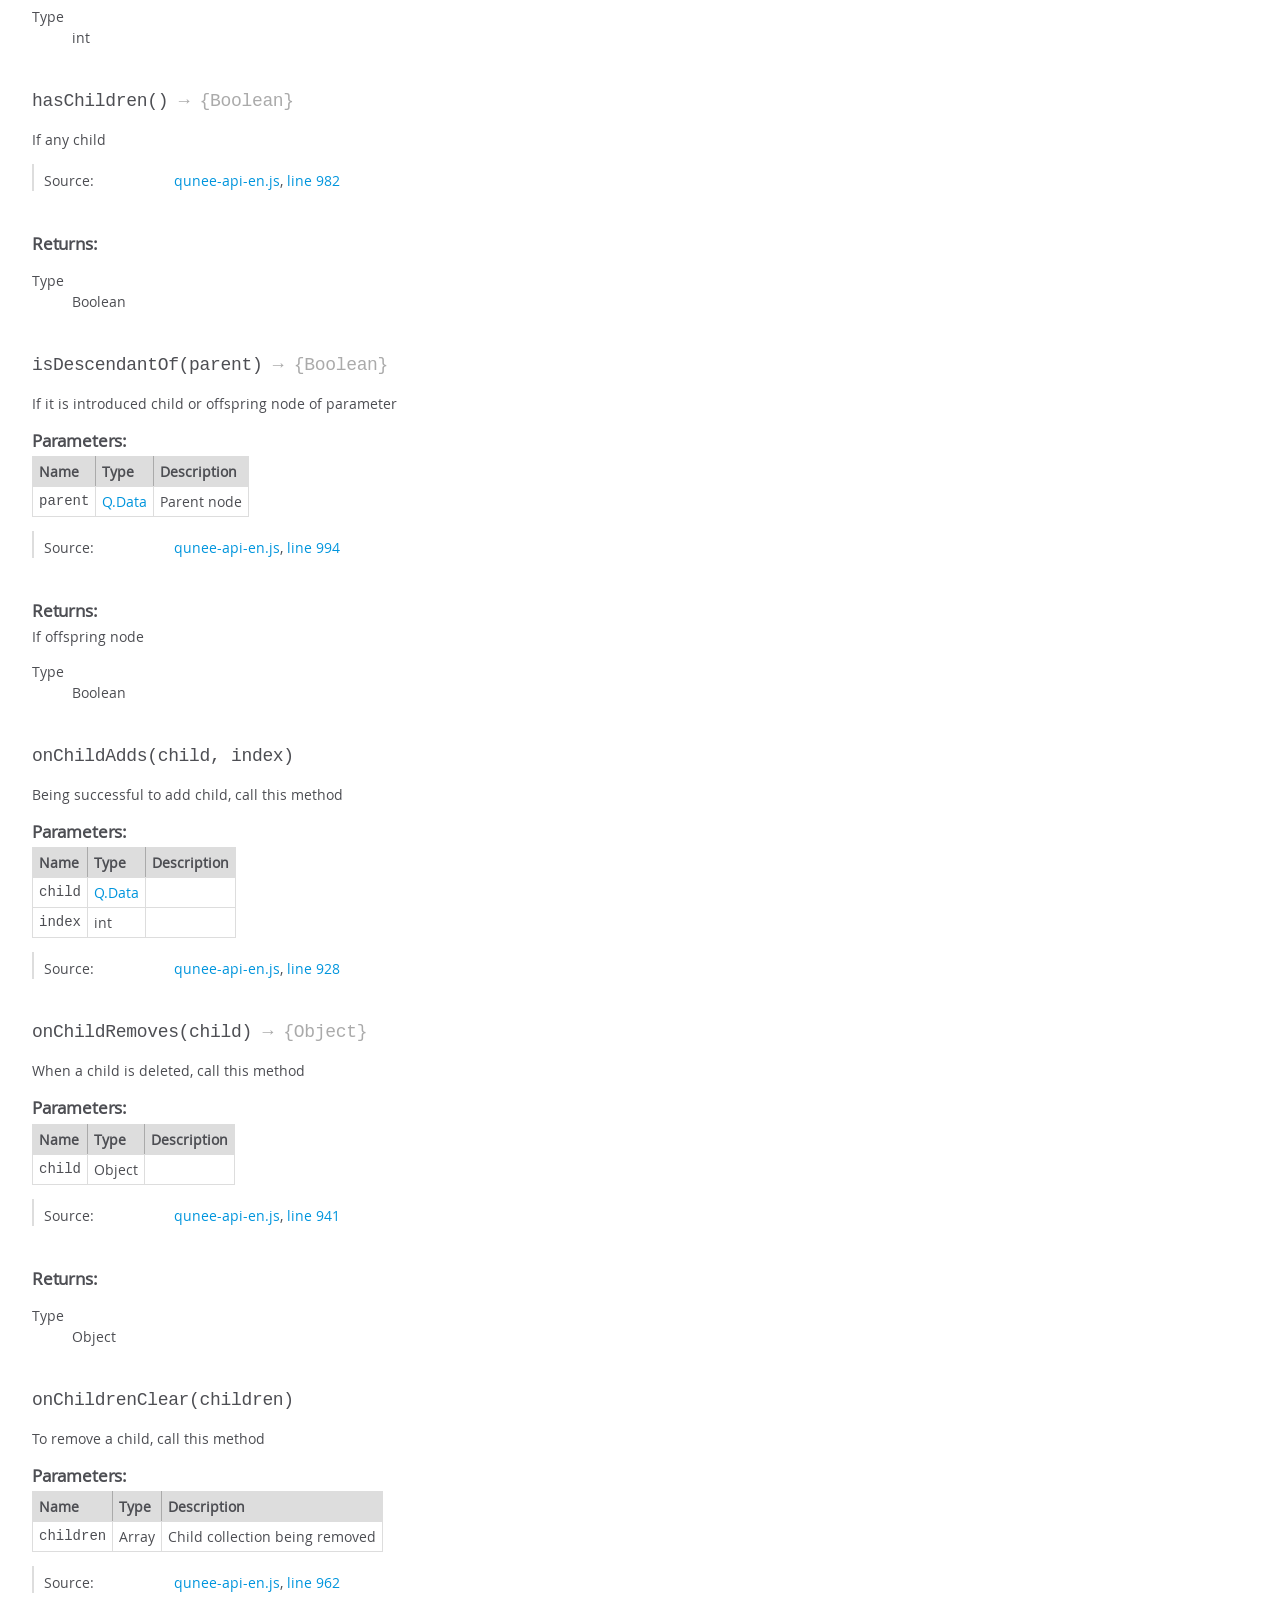
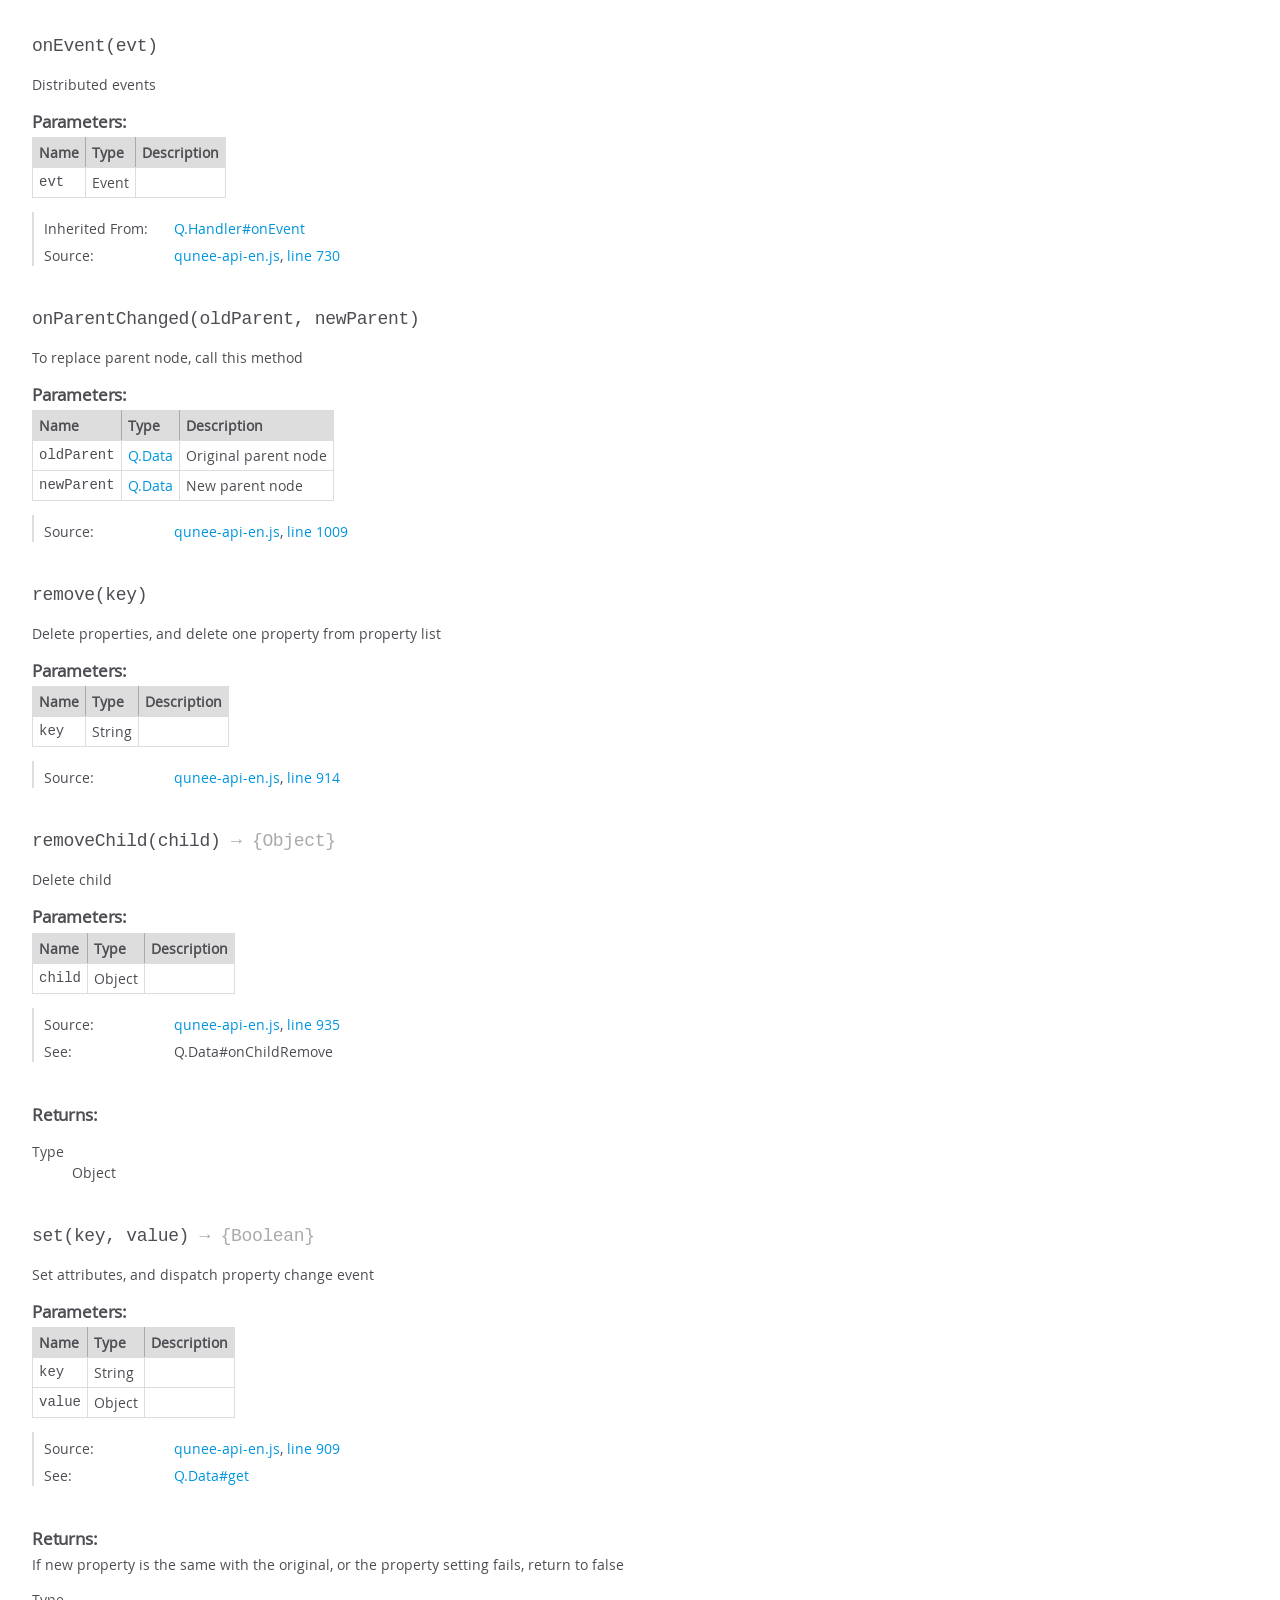
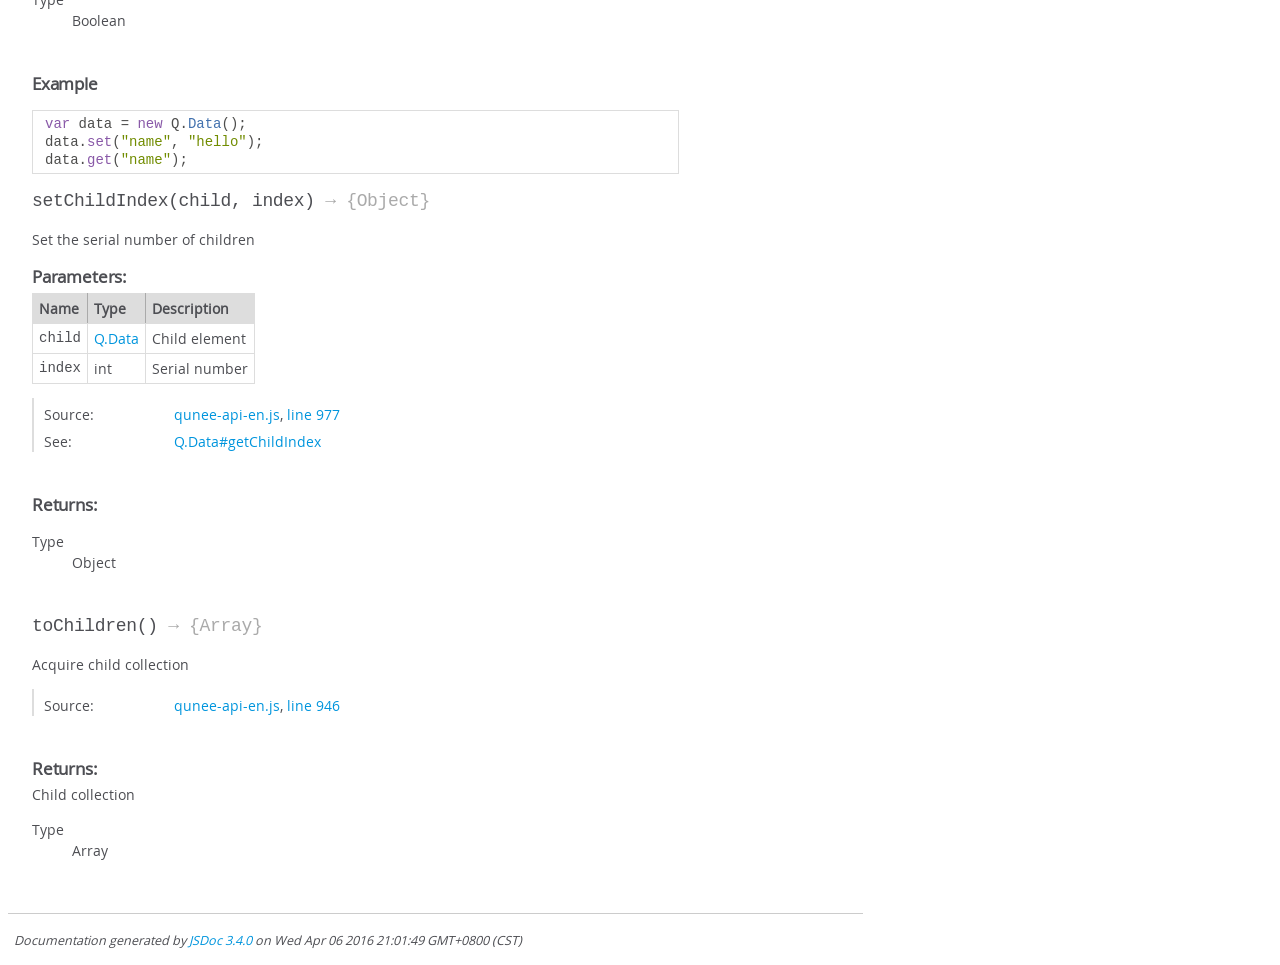
<file: qunee/jsdoc-en/Q.Data.html>
<!DOCTYPE html>
<html lang="en">
<head>
    <meta charset="utf-8">
    <title>JSDoc: Class: Data</title>

    <script src="scripts/prettify/prettify.js"> </script>
    <script src="scripts/prettify/lang-css.js"> </script>
    <!--[if lt IE 9]>
      <script src="//html5shiv.googlecode.com/svn/trunk/html5.js"></script>
    <![endif]-->
    <link type="text/css" rel="stylesheet" href="styles/prettify-tomorrow.css">
    <link type="text/css" rel="stylesheet" href="styles/jsdoc-default.css">
</head>

<body>

<div id="main">

    <h1 class="page-title">Class: Data</h1>

    




<section>

<header>
    
        <h2>
            <span class="ancestors"><a href="Q.html">Q</a>.</span>Data</h2>
        
    
</header>

<article>
    <div class="container-overview">
    
        

    

    <h4 class="name" id="Data"><span class="type-signature"></span>new Data<span class="signature">()</span><span class="type-signature"></span></h4>

    



<div class="description">
    Data type, for describing data element, including id, set membership, attribute setting, event distribution and the like functions, is the base class of element objects
</div>













<dl class="details">

    

    

    

    

    

    

    

    

    

    

    

    

    
    <dt class="tag-source">Source:</dt>
    <dd class="tag-source"><ul class="dummy"><li>
        <a href="qunee-api-en.js.html">qunee-api-en.js</a>, <a href="qunee-api-en.js.html#line883">line 883</a>
    </li></ul></dd>
    

    

    

    
</dl>
















    
    </div>

    
        <h3 class="subsection-title">Extends</h3>

        


    <ul>
        <li><a href="Q.Handler.html">Q.Handler</a></li>
    </ul>


    

    

    

     

    

    
        <h3 class="subsection-title">Members</h3>

        
            
<h4 class="name" id="children"><span class="type-signature"></span>children<span class="type-signature"> :<a href="Q.HashList.html">Q.HashList</a></span></h4>




<div class="description">
    Child collection
</div>



    <h5>Type:</h5>
    <ul>
        <li>
            
<span class="param-type"><a href="Q.HashList.html">Q.HashList</a></span>


        </li>
    </ul>





<dl class="details">

    

    

    

    

    

    

    

    

    

    

    

    

    
    <dt class="tag-source">Source:</dt>
    <dd class="tag-source"><ul class="dummy"><li>
        <a href="qunee-api-en.js.html">qunee-api-en.js</a>, <a href="qunee-api-en.js.html#line1019">line 1019</a>
    </li></ul></dd>
    

    

    

    
</dl>






        
            
<h4 class="name" id="childrenCount"><span class="type-signature"></span>childrenCount<span class="type-signature"> :int</span></h4>




<div class="description">
    Child quantity
</div>



    <h5>Type:</h5>
    <ul>
        <li>
            
<span class="param-type">int</span>


        </li>
    </ul>





<dl class="details">

    

    

    

    

    

    

    

    

    

    

    

    

    
    <dt class="tag-source">Source:</dt>
    <dd class="tag-source"><ul class="dummy"><li>
        <a href="qunee-api-en.js.html">qunee-api-en.js</a>, <a href="qunee-api-en.js.html#line1014">line 1014</a>
    </li></ul></dd>
    

    

    

    
</dl>






        
            
<h4 class="name" id="id"><span class="type-signature"></span>id<span class="type-signature"> :int</span></h4>




<div class="description">
    The only id
</div>



    <h5>Type:</h5>
    <ul>
        <li>
            
<span class="param-type">int</span>


        </li>
    </ul>





<dl class="details">

    

    

    

    

    

    

    

    

    

    

    

    

    
    <dt class="tag-source">Source:</dt>
    <dd class="tag-source"><ul class="dummy"><li>
        <a href="qunee-api-en.js.html">qunee-api-en.js</a>, <a href="qunee-api-en.js.html#line889">line 889</a>
    </li></ul></dd>
    

    

    

    
</dl>






        
            
<h4 class="name" id="listener"><span class="type-signature"></span>listener<span class="type-signature"> :Object</span></h4>




<div class="description">
    Listener
</div>



    <h5>Type:</h5>
    <ul>
        <li>
            
<span class="param-type">Object</span>


        </li>
    </ul>





<dl class="details">

    

    

    
    <dt class="inherited-from">Inherited From:</dt>
    <dd class="inherited-from"><ul class="dummy"><li>
        <a href="Q.Handler.html#listener">Q.Handler#listener</a>
    </li></ul></dd>
    

    

    

    

    

    

    

    

    

    

    
    <dt class="tag-source">Source:</dt>
    <dd class="tag-source"><ul class="dummy"><li>
        <a href="qunee-api-en.js.html">qunee-api-en.js</a>, <a href="qunee-api-en.js.html#line719">line 719</a>
    </li></ul></dd>
    

    

    
    <dt class="tag-see">See:</dt>
    <dd class="tag-see">
        <ul>
            <li><a href="Q.IListener.html">Q.IListener</a></li>
        </ul>
    </dd>
    

    
</dl>






        
            
<h4 class="name" id="parent"><span class="type-signature"></span>parent<span class="type-signature"> :<a href="Q.Data.html">Q.Data</a></span></h4>




<div class="description">
    Parent node
</div>



    <h5>Type:</h5>
    <ul>
        <li>
            
<span class="param-type"><a href="Q.Data.html">Q.Data</a></span>


        </li>
    </ul>





<dl class="details">

    

    

    

    

    

    

    

    

    

    

    

    

    
    <dt class="tag-source">Source:</dt>
    <dd class="tag-source"><ul class="dummy"><li>
        <a href="qunee-api-en.js.html">qunee-api-en.js</a>, <a href="qunee-api-en.js.html#line1024">line 1024</a>
    </li></ul></dd>
    

    

    

    
</dl>






        
            
<h4 class="name" id="properties"><span class="type-signature"></span>properties<span class="type-signature"> :Object</span></h4>




<div class="description">
    User property
</div>



    <h5>Type:</h5>
    <ul>
        <li>
            
<span class="param-type">Object</span>


        </li>
    </ul>





<dl class="details">

    

    

    

    

    

    

    

    

    

    

    

    

    
    <dt class="tag-source">Source:</dt>
    <dd class="tag-source"><ul class="dummy"><li>
        <a href="qunee-api-en.js.html">qunee-api-en.js</a>, <a href="qunee-api-en.js.html#line1029">line 1029</a>
    </li></ul></dd>
    

    

    

    
</dl>






        
    

    
        <h3 class="subsection-title">Methods</h3>

        
            

    

    <h4 class="name" id="addChild"><span class="type-signature"></span>addChild<span class="signature">(child, index<span class="signature-attributes">opt</span>)</span><span class="type-signature"> &rarr; {Boolean}</span></h4>

    



<div class="description">
    Adds child, assigning the serial number of child
</div>









    <h5>Parameters:</h5>
    

<table class="params">
    <thead>
    <tr>
        
        <th>Name</th>
        

        <th>Type</th>

        
        <th>Attributes</th>
        

        

        <th class="last">Description</th>
    </tr>
    </thead>

    <tbody>
    

        <tr>
            
                <td class="name"><code>child</code></td>
            

            <td class="type">
            
                
<span class="param-type"><a href="Q.Data.html">Q.Data</a></span>


            
            </td>

            
                <td class="attributes">
                

                

                
                </td>
            

            

            <td class="description last"></td>
        </tr>

    

        <tr>
            
                <td class="name"><code>index</code></td>
            

            <td class="type">
            
                
<span class="param-type">int</span>


            
            </td>

            
                <td class="attributes">
                
                    &lt;optional><br>
                

                

                
                </td>
            

            

            <td class="description last"></td>
        </tr>

    
    </tbody>
</table>






<dl class="details">

    

    

    

    

    

    

    

    

    

    

    

    

    
    <dt class="tag-source">Source:</dt>
    <dd class="tag-source"><ul class="dummy"><li>
        <a href="qunee-api-en.js.html">qunee-api-en.js</a>, <a href="qunee-api-en.js.html#line922">line 922</a>
    </li></ul></dd>
    

    

    
    <dt class="tag-see">See:</dt>
    <dd class="tag-see">
        <ul>
            <li>Q.Data#onChildAdd</li>
        </ul>
    </dd>
    

    
</dl>













<h5>Returns:</h5>

        
<div class="param-desc">
    If adding fails, return to false
</div>



<dl>
    <dt>
        Type
    </dt>
    <dd>
        
<span class="param-type">Boolean</span>


    </dd>
</dl>

    



        
            

    

    <h4 class="name" id="beforeEvent"><span class="type-signature"></span>beforeEvent<span class="signature">(evt)</span><span class="type-signature"> &rarr; {Boolean}</span></h4>

    



<div class="description">
    Distributed events before operation
</div>









    <h5>Parameters:</h5>
    

<table class="params">
    <thead>
    <tr>
        
        <th>Name</th>
        

        <th>Type</th>

        

        

        <th class="last">Description</th>
    </tr>
    </thead>

    <tbody>
    

        <tr>
            
                <td class="name"><code>evt</code></td>
            

            <td class="type">
            
                
<span class="param-type">Event</span>


            
            </td>

            

            

            <td class="description last"></td>
        </tr>

    
    </tbody>
</table>






<dl class="details">

    

    

    
    <dt class="inherited-from">Inherited From:</dt>
    <dd class="inherited-from"><ul class="dummy"><li>
        <a href="Q.Handler.html#beforeEvent">Q.Handler#beforeEvent</a>
    </li></ul></dd>
    

    

    

    

    

    

    

    

    

    

    
    <dt class="tag-source">Source:</dt>
    <dd class="tag-source"><ul class="dummy"><li>
        <a href="qunee-api-en.js.html">qunee-api-en.js</a>, <a href="qunee-api-en.js.html#line725">line 725</a>
    </li></ul></dd>
    

    

    

    
</dl>













<h5>Returns:</h5>

        
<div class="param-desc">
    returning to flase means stopping the later operation
</div>



<dl>
    <dt>
        Type
    </dt>
    <dd>
        
<span class="param-type">Boolean</span>


    </dd>
</dl>

    



        
            

    

    <h4 class="name" id="clearChildren"><span class="type-signature"></span>clearChildren<span class="signature">()</span><span class="type-signature"></span></h4>

    



<div class="description">
    Removes all child elements
</div>













<dl class="details">

    

    

    

    

    

    

    

    

    

    

    

    

    
    <dt class="tag-source">Source:</dt>
    <dd class="tag-source"><ul class="dummy"><li>
        <a href="qunee-api-en.js.html">qunee-api-en.js</a>, <a href="qunee-api-en.js.html#line951">line 951</a>
    </li></ul></dd>
    

    

    
    <dt class="tag-see">See:</dt>
    <dd class="tag-see">
        <ul>
            <li><a href="Q.Data.html#onChildrenClear">Q.Data#onChildrenClear</a></li>
        </ul>
    </dd>
    

    
</dl>
















        
            

    

    <h4 class="name" id="firePropertyChangeEvent"><span class="type-signature"></span>firePropertyChangeEvent<span class="signature">(propertyName, value, oldValue, propertyType)</span><span class="type-signature"> &rarr; {Object}</span></h4>

    



<div class="description">
    Dispatch the property change event
</div>









    <h5>Parameters:</h5>
    

<table class="params">
    <thead>
    <tr>
        
        <th>Name</th>
        

        <th>Type</th>

        

        

        <th class="last">Description</th>
    </tr>
    </thead>

    <tbody>
    

        <tr>
            
                <td class="name"><code>propertyName</code></td>
            

            <td class="type">
            
                
<span class="param-type">string</span>


            
            </td>

            

            

            <td class="description last"></td>
        </tr>

    

        <tr>
            
                <td class="name"><code>value</code></td>
            

            <td class="type">
            
                
<span class="param-type">Object</span>


            
            </td>

            

            

            <td class="description last"></td>
        </tr>

    

        <tr>
            
                <td class="name"><code>oldValue</code></td>
            

            <td class="type">
            
                
<span class="param-type">Object</span>


            
            </td>

            

            

            <td class="description last"></td>
        </tr>

    

        <tr>
            
                <td class="name"><code>propertyType</code></td>
            

            <td class="type">
            
                
<span class="param-type">Object</span>


            
            </td>

            

            

            <td class="description last"></td>
        </tr>

    
    </tbody>
</table>






<dl class="details">

    

    

    

    

    

    

    

    

    

    

    

    

    
    <dt class="tag-source">Source:</dt>
    <dd class="tag-source"><ul class="dummy"><li>
        <a href="qunee-api-en.js.html">qunee-api-en.js</a>, <a href="qunee-api-en.js.html#line1003">line 1003</a>
    </li></ul></dd>
    

    

    

    
</dl>













<h5>Returns:</h5>

        


<dl>
    <dt>
        Type
    </dt>
    <dd>
        
<span class="param-type">Object</span>


    </dd>
</dl>

    



        
            

    

    <h4 class="name" id="forEachChild"><span class="type-signature"></span>forEachChild<span class="signature">(call, scope<span class="signature-attributes">opt</span>)</span><span class="type-signature"></span></h4>

    



<div class="description">
    Traverse child
</div>









    <h5>Parameters:</h5>
    

<table class="params">
    <thead>
    <tr>
        
        <th>Name</th>
        

        <th>Type</th>

        
        <th>Attributes</th>
        

        

        <th class="last">Description</th>
    </tr>
    </thead>

    <tbody>
    

        <tr>
            
                <td class="name"><code>call</code></td>
            

            <td class="type">
            
                
<span class="param-type">function</span>


            
            </td>

            
                <td class="attributes">
                

                

                
                </td>
            

            

            <td class="description last">Callback function</td>
        </tr>

    

        <tr>
            
                <td class="name"><code>scope</code></td>
            

            <td class="type">
            
                
<span class="param-type">Object</span>


            
            </td>

            
                <td class="attributes">
                
                    &lt;optional><br>
                

                

                
                </td>
            

            

            <td class="description last">scope</td>
        </tr>

    
    </tbody>
</table>






<dl class="details">

    

    

    

    

    

    

    

    

    

    

    

    

    
    <dt class="tag-source">Source:</dt>
    <dd class="tag-source"><ul class="dummy"><li>
        <a href="qunee-api-en.js.html">qunee-api-en.js</a>, <a href="qunee-api-en.js.html#line957">line 957</a>
    </li></ul></dd>
    

    

    

    
</dl>
















        
            

    

    <h4 class="name" id="get"><span class="type-signature"></span>get<span class="signature">(key)</span><span class="type-signature"> &rarr; {Object}</span></h4>

    



<div class="description">
    Acquire property
</div>









    <h5>Parameters:</h5>
    

<table class="params">
    <thead>
    <tr>
        
        <th>Name</th>
        

        <th>Type</th>

        

        

        <th class="last">Description</th>
    </tr>
    </thead>

    <tbody>
    

        <tr>
            
                <td class="name"><code>key</code></td>
            

            <td class="type">
            
                
<span class="param-type">String</span>


            
            </td>

            

            

            <td class="description last"></td>
        </tr>

    
    </tbody>
</table>






<dl class="details">

    

    

    

    

    

    

    

    

    

    

    

    

    
    <dt class="tag-source">Source:</dt>
    <dd class="tag-source"><ul class="dummy"><li>
        <a href="qunee-api-en.js.html">qunee-api-en.js</a>, <a href="qunee-api-en.js.html#line896">line 896</a>
    </li></ul></dd>
    

    

    
    <dt class="tag-see">See:</dt>
    <dd class="tag-see">
        <ul>
            <li><a href="Q.Data.html#set">Q.Data#set</a></li>
        </ul>
    </dd>
    

    
</dl>













<h5>Returns:</h5>

        


<dl>
    <dt>
        Type
    </dt>
    <dd>
        
<span class="param-type">Object</span>


    </dd>
</dl>

    



        
            

    

    <h4 class="name" id="getChildAt"><span class="type-signature"></span>getChildAt<span class="signature">(index)</span><span class="type-signature"> &rarr; {Object}</span></h4>

    



<div class="description">
    Acquire a child according to the serial number
</div>









    <h5>Parameters:</h5>
    

<table class="params">
    <thead>
    <tr>
        
        <th>Name</th>
        

        <th>Type</th>

        

        

        <th class="last">Description</th>
    </tr>
    </thead>

    <tbody>
    

        <tr>
            
                <td class="name"><code>index</code></td>
            

            <td class="type">
            
                
<span class="param-type">int</span>


            
            </td>

            

            

            <td class="description last">Serial number</td>
        </tr>

    
    </tbody>
</table>






<dl class="details">

    

    

    

    

    

    

    

    

    

    

    

    

    
    <dt class="tag-source">Source:</dt>
    <dd class="tag-source"><ul class="dummy"><li>
        <a href="qunee-api-en.js.html">qunee-api-en.js</a>, <a href="qunee-api-en.js.html#line988">line 988</a>
    </li></ul></dd>
    

    

    

    
</dl>













<h5>Returns:</h5>

        


<dl>
    <dt>
        Type
    </dt>
    <dd>
        
<span class="param-type">Object</span>


    </dd>
</dl>

    



        
            

    

    <h4 class="name" id="getChildIndex"><span class="type-signature"></span>getChildIndex<span class="signature">(child)</span><span class="type-signature"> &rarr; {int}</span></h4>

    



<div class="description">
    Acquire the serial number of children
</div>









    <h5>Parameters:</h5>
    

<table class="params">
    <thead>
    <tr>
        
        <th>Name</th>
        

        <th>Type</th>

        

        

        <th class="last">Description</th>
    </tr>
    </thead>

    <tbody>
    

        <tr>
            
                <td class="name"><code>child</code></td>
            

            <td class="type">
            
                
<span class="param-type"><a href="Q.Data.html">Q.Data</a></span>


            
            </td>

            

            

            <td class="description last"></td>
        </tr>

    
    </tbody>
</table>






<dl class="details">

    

    

    

    

    

    

    

    

    

    

    

    

    
    <dt class="tag-source">Source:</dt>
    <dd class="tag-source"><ul class="dummy"><li>
        <a href="qunee-api-en.js.html">qunee-api-en.js</a>, <a href="qunee-api-en.js.html#line969">line 969</a>
    </li></ul></dd>
    

    

    
    <dt class="tag-see">See:</dt>
    <dd class="tag-see">
        <ul>
            <li><a href="Q.Data.html#setChildIndex">Q.Data#setChildIndex</a></li>
        </ul>
    </dd>
    

    
</dl>













<h5>Returns:</h5>

        
<div class="param-desc">
    Serial number
</div>



<dl>
    <dt>
        Type
    </dt>
    <dd>
        
<span class="param-type">int</span>


    </dd>
</dl>

    



        
            

    

    <h4 class="name" id="hasChildren"><span class="type-signature"></span>hasChildren<span class="signature">()</span><span class="type-signature"> &rarr; {Boolean}</span></h4>

    



<div class="description">
    If any child
</div>













<dl class="details">

    

    

    

    

    

    

    

    

    

    

    

    

    
    <dt class="tag-source">Source:</dt>
    <dd class="tag-source"><ul class="dummy"><li>
        <a href="qunee-api-en.js.html">qunee-api-en.js</a>, <a href="qunee-api-en.js.html#line982">line 982</a>
    </li></ul></dd>
    

    

    

    
</dl>













<h5>Returns:</h5>

        


<dl>
    <dt>
        Type
    </dt>
    <dd>
        
<span class="param-type">Boolean</span>


    </dd>
</dl>

    



        
            

    

    <h4 class="name" id="isDescendantOf"><span class="type-signature"></span>isDescendantOf<span class="signature">(parent)</span><span class="type-signature"> &rarr; {Boolean}</span></h4>

    



<div class="description">
    If it is introduced child or offspring node of parameter
</div>









    <h5>Parameters:</h5>
    

<table class="params">
    <thead>
    <tr>
        
        <th>Name</th>
        

        <th>Type</th>

        

        

        <th class="last">Description</th>
    </tr>
    </thead>

    <tbody>
    

        <tr>
            
                <td class="name"><code>parent</code></td>
            

            <td class="type">
            
                
<span class="param-type"><a href="Q.Data.html">Q.Data</a></span>


            
            </td>

            

            

            <td class="description last">Parent node</td>
        </tr>

    
    </tbody>
</table>






<dl class="details">

    

    

    

    

    

    

    

    

    

    

    

    

    
    <dt class="tag-source">Source:</dt>
    <dd class="tag-source"><ul class="dummy"><li>
        <a href="qunee-api-en.js.html">qunee-api-en.js</a>, <a href="qunee-api-en.js.html#line994">line 994</a>
    </li></ul></dd>
    

    

    

    
</dl>













<h5>Returns:</h5>

        
<div class="param-desc">
    If offspring node
</div>



<dl>
    <dt>
        Type
    </dt>
    <dd>
        
<span class="param-type">Boolean</span>


    </dd>
</dl>

    



        
            

    

    <h4 class="name" id="onChildAdds"><span class="type-signature"></span>onChildAdds<span class="signature">(child, index)</span><span class="type-signature"></span></h4>

    



<div class="description">
    Being successful to add child, call this method
</div>









    <h5>Parameters:</h5>
    

<table class="params">
    <thead>
    <tr>
        
        <th>Name</th>
        

        <th>Type</th>

        

        

        <th class="last">Description</th>
    </tr>
    </thead>

    <tbody>
    

        <tr>
            
                <td class="name"><code>child</code></td>
            

            <td class="type">
            
                
<span class="param-type"><a href="Q.Data.html">Q.Data</a></span>


            
            </td>

            

            

            <td class="description last"></td>
        </tr>

    

        <tr>
            
                <td class="name"><code>index</code></td>
            

            <td class="type">
            
                
<span class="param-type">int</span>


            
            </td>

            

            

            <td class="description last"></td>
        </tr>

    
    </tbody>
</table>






<dl class="details">

    

    

    

    

    

    

    

    

    

    

    

    

    
    <dt class="tag-source">Source:</dt>
    <dd class="tag-source"><ul class="dummy"><li>
        <a href="qunee-api-en.js.html">qunee-api-en.js</a>, <a href="qunee-api-en.js.html#line928">line 928</a>
    </li></ul></dd>
    

    

    

    
</dl>
















        
            

    

    <h4 class="name" id="onChildRemoves"><span class="type-signature"></span>onChildRemoves<span class="signature">(child)</span><span class="type-signature"> &rarr; {Object}</span></h4>

    



<div class="description">
    When a child is deleted, call this method
</div>









    <h5>Parameters:</h5>
    

<table class="params">
    <thead>
    <tr>
        
        <th>Name</th>
        

        <th>Type</th>

        

        

        <th class="last">Description</th>
    </tr>
    </thead>

    <tbody>
    

        <tr>
            
                <td class="name"><code>child</code></td>
            

            <td class="type">
            
                
<span class="param-type">Object</span>


            
            </td>

            

            

            <td class="description last"></td>
        </tr>

    
    </tbody>
</table>






<dl class="details">

    

    

    

    

    

    

    

    

    

    

    

    

    
    <dt class="tag-source">Source:</dt>
    <dd class="tag-source"><ul class="dummy"><li>
        <a href="qunee-api-en.js.html">qunee-api-en.js</a>, <a href="qunee-api-en.js.html#line941">line 941</a>
    </li></ul></dd>
    

    

    

    
</dl>













<h5>Returns:</h5>

        


<dl>
    <dt>
        Type
    </dt>
    <dd>
        
<span class="param-type">Object</span>


    </dd>
</dl>

    



        
            

    

    <h4 class="name" id="onChildrenClear"><span class="type-signature"></span>onChildrenClear<span class="signature">(children)</span><span class="type-signature"></span></h4>

    



<div class="description">
    To remove a child, call this method
</div>









    <h5>Parameters:</h5>
    

<table class="params">
    <thead>
    <tr>
        
        <th>Name</th>
        

        <th>Type</th>

        

        

        <th class="last">Description</th>
    </tr>
    </thead>

    <tbody>
    

        <tr>
            
                <td class="name"><code>children</code></td>
            

            <td class="type">
            
                
<span class="param-type">Array</span>


            
            </td>

            

            

            <td class="description last">Child collection being removed</td>
        </tr>

    
    </tbody>
</table>






<dl class="details">

    

    

    

    

    

    

    

    

    

    

    

    

    
    <dt class="tag-source">Source:</dt>
    <dd class="tag-source"><ul class="dummy"><li>
        <a href="qunee-api-en.js.html">qunee-api-en.js</a>, <a href="qunee-api-en.js.html#line962">line 962</a>
    </li></ul></dd>
    

    

    

    
</dl>
















        
            

    

    <h4 class="name" id="onEvent"><span class="type-signature"></span>onEvent<span class="signature">(evt)</span><span class="type-signature"></span></h4>

    



<div class="description">
    Distributed events
</div>









    <h5>Parameters:</h5>
    

<table class="params">
    <thead>
    <tr>
        
        <th>Name</th>
        

        <th>Type</th>

        

        

        <th class="last">Description</th>
    </tr>
    </thead>

    <tbody>
    

        <tr>
            
                <td class="name"><code>evt</code></td>
            

            <td class="type">
            
                
<span class="param-type">Event</span>


            
            </td>

            

            

            <td class="description last"></td>
        </tr>

    
    </tbody>
</table>






<dl class="details">

    

    

    
    <dt class="inherited-from">Inherited From:</dt>
    <dd class="inherited-from"><ul class="dummy"><li>
        <a href="Q.Handler.html#onEvent">Q.Handler#onEvent</a>
    </li></ul></dd>
    

    

    

    

    

    

    

    

    

    

    
    <dt class="tag-source">Source:</dt>
    <dd class="tag-source"><ul class="dummy"><li>
        <a href="qunee-api-en.js.html">qunee-api-en.js</a>, <a href="qunee-api-en.js.html#line730">line 730</a>
    </li></ul></dd>
    

    

    

    
</dl>
















        
            

    

    <h4 class="name" id="onParentChanged"><span class="type-signature"></span>onParentChanged<span class="signature">(oldParent, newParent)</span><span class="type-signature"></span></h4>

    



<div class="description">
    To replace parent node, call this method
</div>









    <h5>Parameters:</h5>
    

<table class="params">
    <thead>
    <tr>
        
        <th>Name</th>
        

        <th>Type</th>

        

        

        <th class="last">Description</th>
    </tr>
    </thead>

    <tbody>
    

        <tr>
            
                <td class="name"><code>oldParent</code></td>
            

            <td class="type">
            
                
<span class="param-type"><a href="Q.Data.html">Q.Data</a></span>


            
            </td>

            

            

            <td class="description last">Original parent node</td>
        </tr>

    

        <tr>
            
                <td class="name"><code>newParent</code></td>
            

            <td class="type">
            
                
<span class="param-type"><a href="Q.Data.html">Q.Data</a></span>


            
            </td>

            

            

            <td class="description last">New parent node</td>
        </tr>

    
    </tbody>
</table>






<dl class="details">

    

    

    

    

    

    

    

    

    

    

    

    

    
    <dt class="tag-source">Source:</dt>
    <dd class="tag-source"><ul class="dummy"><li>
        <a href="qunee-api-en.js.html">qunee-api-en.js</a>, <a href="qunee-api-en.js.html#line1009">line 1009</a>
    </li></ul></dd>
    

    

    

    
</dl>
















        
            

    

    <h4 class="name" id="remove"><span class="type-signature"></span>remove<span class="signature">(key)</span><span class="type-signature"></span></h4>

    



<div class="description">
    Delete properties, and delete one property from property list
</div>









    <h5>Parameters:</h5>
    

<table class="params">
    <thead>
    <tr>
        
        <th>Name</th>
        

        <th>Type</th>

        

        

        <th class="last">Description</th>
    </tr>
    </thead>

    <tbody>
    

        <tr>
            
                <td class="name"><code>key</code></td>
            

            <td class="type">
            
                
<span class="param-type">String</span>


            
            </td>

            

            

            <td class="description last"></td>
        </tr>

    
    </tbody>
</table>






<dl class="details">

    

    

    

    

    

    

    

    

    

    

    

    

    
    <dt class="tag-source">Source:</dt>
    <dd class="tag-source"><ul class="dummy"><li>
        <a href="qunee-api-en.js.html">qunee-api-en.js</a>, <a href="qunee-api-en.js.html#line914">line 914</a>
    </li></ul></dd>
    

    

    

    
</dl>
















        
            

    

    <h4 class="name" id="removeChild"><span class="type-signature"></span>removeChild<span class="signature">(child)</span><span class="type-signature"> &rarr; {Object}</span></h4>

    



<div class="description">
    Delete child
</div>









    <h5>Parameters:</h5>
    

<table class="params">
    <thead>
    <tr>
        
        <th>Name</th>
        

        <th>Type</th>

        

        

        <th class="last">Description</th>
    </tr>
    </thead>

    <tbody>
    

        <tr>
            
                <td class="name"><code>child</code></td>
            

            <td class="type">
            
                
<span class="param-type">Object</span>


            
            </td>

            

            

            <td class="description last"></td>
        </tr>

    
    </tbody>
</table>






<dl class="details">

    

    

    

    

    

    

    

    

    

    

    

    

    
    <dt class="tag-source">Source:</dt>
    <dd class="tag-source"><ul class="dummy"><li>
        <a href="qunee-api-en.js.html">qunee-api-en.js</a>, <a href="qunee-api-en.js.html#line935">line 935</a>
    </li></ul></dd>
    

    

    
    <dt class="tag-see">See:</dt>
    <dd class="tag-see">
        <ul>
            <li>Q.Data#onChildRemove</li>
        </ul>
    </dd>
    

    
</dl>













<h5>Returns:</h5>

        


<dl>
    <dt>
        Type
    </dt>
    <dd>
        
<span class="param-type">Object</span>


    </dd>
</dl>

    



        
            

    

    <h4 class="name" id="set"><span class="type-signature"></span>set<span class="signature">(key, value)</span><span class="type-signature"> &rarr; {Boolean}</span></h4>

    



<div class="description">
    Set attributes, and dispatch property change event
</div>









    <h5>Parameters:</h5>
    

<table class="params">
    <thead>
    <tr>
        
        <th>Name</th>
        

        <th>Type</th>

        

        

        <th class="last">Description</th>
    </tr>
    </thead>

    <tbody>
    

        <tr>
            
                <td class="name"><code>key</code></td>
            

            <td class="type">
            
                
<span class="param-type">String</span>


            
            </td>

            

            

            <td class="description last"></td>
        </tr>

    

        <tr>
            
                <td class="name"><code>value</code></td>
            

            <td class="type">
            
                
<span class="param-type">Object</span>


            
            </td>

            

            

            <td class="description last"></td>
        </tr>

    
    </tbody>
</table>






<dl class="details">

    

    

    

    

    

    

    

    

    

    

    

    

    
    <dt class="tag-source">Source:</dt>
    <dd class="tag-source"><ul class="dummy"><li>
        <a href="qunee-api-en.js.html">qunee-api-en.js</a>, <a href="qunee-api-en.js.html#line909">line 909</a>
    </li></ul></dd>
    

    

    
    <dt class="tag-see">See:</dt>
    <dd class="tag-see">
        <ul>
            <li><a href="Q.Data.html#get">Q.Data#get</a></li>
        </ul>
    </dd>
    

    
</dl>













<h5>Returns:</h5>

        
<div class="param-desc">
    If new property is the same with the original, or the property setting fails, return to false
</div>



<dl>
    <dt>
        Type
    </dt>
    <dd>
        
<span class="param-type">Boolean</span>


    </dd>
</dl>

    


    <h5>Example</h5>
    
    <pre class="prettyprint"><code>var data = new Q.Data();
data.set("name", "hello");
data.get("name");</code></pre>



        
            

    

    <h4 class="name" id="setChildIndex"><span class="type-signature"></span>setChildIndex<span class="signature">(child, index)</span><span class="type-signature"> &rarr; {Object}</span></h4>

    



<div class="description">
    Set the serial number of children
</div>









    <h5>Parameters:</h5>
    

<table class="params">
    <thead>
    <tr>
        
        <th>Name</th>
        

        <th>Type</th>

        

        

        <th class="last">Description</th>
    </tr>
    </thead>

    <tbody>
    

        <tr>
            
                <td class="name"><code>child</code></td>
            

            <td class="type">
            
                
<span class="param-type"><a href="Q.Data.html">Q.Data</a></span>


            
            </td>

            

            

            <td class="description last">Child element</td>
        </tr>

    

        <tr>
            
                <td class="name"><code>index</code></td>
            

            <td class="type">
            
                
<span class="param-type">int</span>


            
            </td>

            

            

            <td class="description last">Serial number</td>
        </tr>

    
    </tbody>
</table>






<dl class="details">

    

    

    

    

    

    

    

    

    

    

    

    

    
    <dt class="tag-source">Source:</dt>
    <dd class="tag-source"><ul class="dummy"><li>
        <a href="qunee-api-en.js.html">qunee-api-en.js</a>, <a href="qunee-api-en.js.html#line977">line 977</a>
    </li></ul></dd>
    

    

    
    <dt class="tag-see">See:</dt>
    <dd class="tag-see">
        <ul>
            <li><a href="Q.Data.html#getChildIndex">Q.Data#getChildIndex</a></li>
        </ul>
    </dd>
    

    
</dl>













<h5>Returns:</h5>

        


<dl>
    <dt>
        Type
    </dt>
    <dd>
        
<span class="param-type">Object</span>


    </dd>
</dl>

    



        
            

    

    <h4 class="name" id="toChildren"><span class="type-signature"></span>toChildren<span class="signature">()</span><span class="type-signature"> &rarr; {Array}</span></h4>

    



<div class="description">
    Acquire child collection
</div>













<dl class="details">

    

    

    

    

    

    

    

    

    

    

    

    

    
    <dt class="tag-source">Source:</dt>
    <dd class="tag-source"><ul class="dummy"><li>
        <a href="qunee-api-en.js.html">qunee-api-en.js</a>, <a href="qunee-api-en.js.html#line946">line 946</a>
    </li></ul></dd>
    

    

    

    
</dl>













<h5>Returns:</h5>

        
<div class="param-desc">
    Child collection
</div>



<dl>
    <dt>
        Type
    </dt>
    <dd>
        
<span class="param-type">Array</span>


    </dd>
</dl>

    



        
    

    

    
</article>

</section>




</div>

<nav>
    <h2><a href="index.html">Home</a></h2><h3>Classes</h3><ul><li><a href="Q.BalloonLayouter.html">BalloonLayouter</a></li><li><a href="Q.BaseUI.html">BaseUI</a></li><li><a href="Q.Bus.html">Bus</a></li><li><a href="Q.CreateEdgeInteraction.html">CreateEdgeInteraction</a></li><li><a href="Q.CreateLineInteraction.html">CreateLineInteraction</a></li><li><a href="Q.CreateShapeInteraction.html">CreateShapeInteraction</a></li><li><a href="Q.CreateSimpleEdgeInteraction.html">CreateSimpleEdgeInteraction</a></li><li><a href="Q.Data.html">Data</a></li><li><a href="Q.DataModel.html">DataModel</a></li><li><a href="Q.Dispatcher.html">Dispatcher</a></li><li><a href="Q.DoubleClickInteraction.html">DoubleClickInteraction</a></li><li><a href="Q.DragSupport.html">DragSupport</a></li><li><a href="Q.DrawableInteraction.html">DrawableInteraction</a></li><li><a href="Q.DrawPathInteraction.html">DrawPathInteraction</a></li><li><a href="Q.Edge.html">Edge</a></li><li><a href="Q.EdgeBundle.html">EdgeBundle</a></li><li><a href="Q.EdgeUI.html">EdgeUI</a></li><li><a href="Q.EditInteraction.html">EditInteraction</a></li><li><a href="Q.Element.html">Element</a></li><li><a href="Q.ElementUI.html">ElementUI</a></li><li><a href="Q.Event.html">Event</a></li><li><a href="Q.ExportInteraction.html">ExportInteraction</a></li><li><a href="Q.Gradient.html">Gradient</a></li><li><a href="Q.Graph.html">Graph</a></li><li><a href="Q.GraphModel.html">GraphModel</a></li><li><a href="Q.Group.html">Group</a></li><li><a href="Q.Handler.html">Handler</a></li><li><a href="Q.HashList.html">HashList</a></li><li><a href="Q.ImageUI.html">ImageUI</a></li><li><a href="Q.Insets.html">Insets</a></li><li><a href="Q.InteractionEvent.html">InteractionEvent</a></li><li><a href="Q.LabelEditor.html">LabelEditor</a></li><li><a href="Q.LabelUI.html">LabelUI</a></li><li><a href="Q.Layouter.html">Layouter</a></li><li><a href="Q.ListEvent.html">ListEvent</a></li><li><a href="Q.MoveInteraction.html">MoveInteraction</a></li><li><a href="Q.Node.html">Node</a></li><li><a href="Q.NodeUI.html">NodeUI</a></li><li><a href="Q.PanInteraction.html">PanInteraction</a></li><li><a href="Q.Path.html">Path</a></li><li><a href="Q.PathSegment.html">PathSegment</a></li><li><a href="Q.Point.html">Point</a></li><li><a href="Q.PointsInteraction.html">PointsInteraction</a></li><li><a href="Q.Position.html">Position</a></li><li><a href="Q.PropertyChangeEvent.html">PropertyChangeEvent</a></li><li><a href="Q.Rect.html">Rect</a></li><li><a href="Q.RectangleSelectionInteraction.html">RectangleSelectionInteraction</a></li><li><a href="Q.RectangleSelectionInteractionByRightButton.html">RectangleSelectionInteractionByRightButton</a></li><li><a href="Q.ResizeInteraction.html">ResizeInteraction</a></li><li><a href="Q.SelectionInteraction.html">SelectionInteraction</a></li><li><a href="Q.SelectionModel.html">SelectionModel</a></li><li><a href="Q.ShapeNode.html">ShapeNode</a></li><li><a href="Q.Size.html">Size</a></li><li><a href="Q.SpringLayouter.html">SpringLayouter</a></li><li><a href="Q.Text.html">Text</a></li><li><a href="Q.TooltipInteraction.html">TooltipInteraction</a></li><li><a href="Q.TreeLayouter.html">TreeLayouter</a></li><li><a href="Q.WheelZoomInteraction.html">WheelZoomInteraction</a></li></ul><h3>Namespaces</h3><ul><li><a href="Q.html">Q</a></li><li><a href="Q.Consts.html">Consts</a></li><li><a href="Q.Defaults.html">Defaults</a></li><li><a href="Q.DefaultStyles.html">DefaultStyles</a></li><li><a href="Q.IDrawable.html">IDrawable</a></li><li><a href="Q.IListener.html">IListener</a></li><li><a href="Q.Shapes.html">Shapes</a></li><li><a href="Q.Styles.html">Styles</a></li></ul>
</nav>

<br class="clear">

<footer>
    Documentation generated by <a href="https://github.com/jsdoc3/jsdoc">JSDoc 3.4.0</a> on Wed Apr 06 2016 21:01:49 GMT+0800 (CST)
</footer>

<script> prettyPrint(); </script>
<script src="scripts/linenumber.js"> </script>
</body>
</html>
</file>
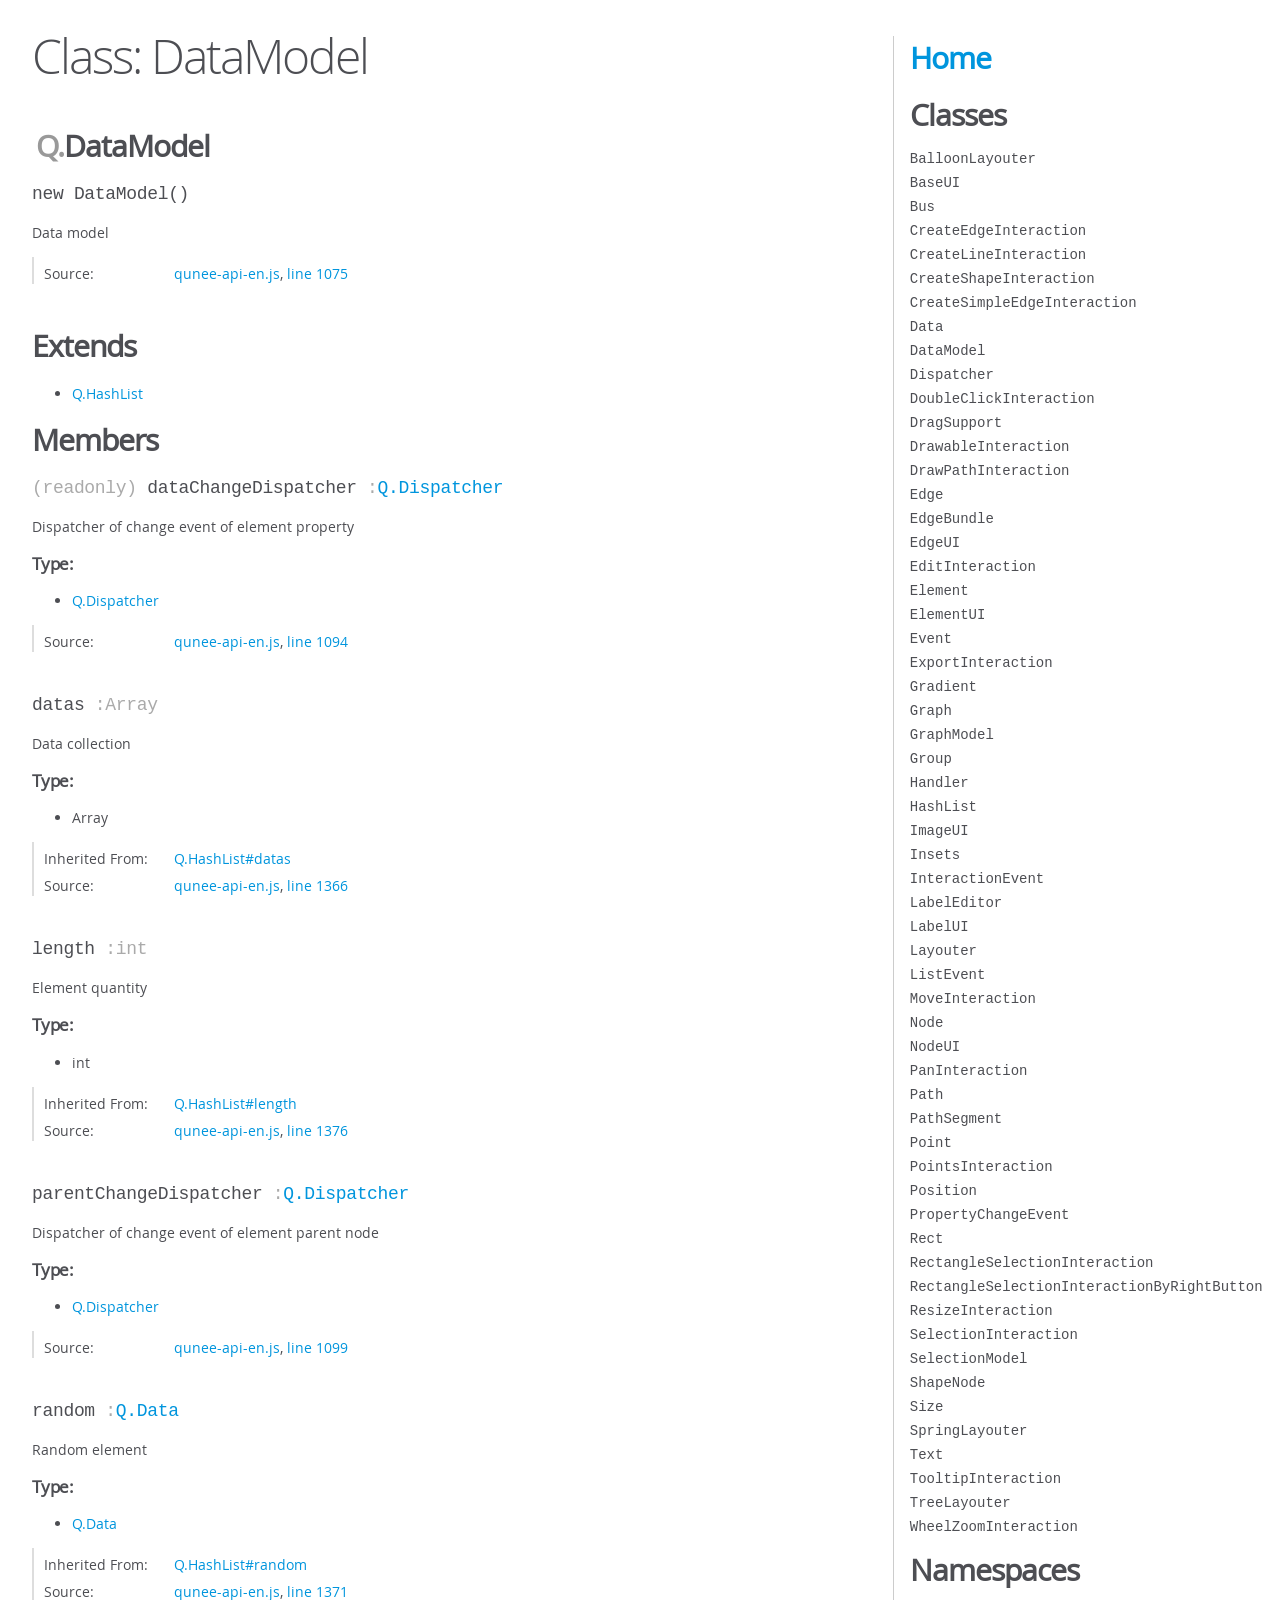
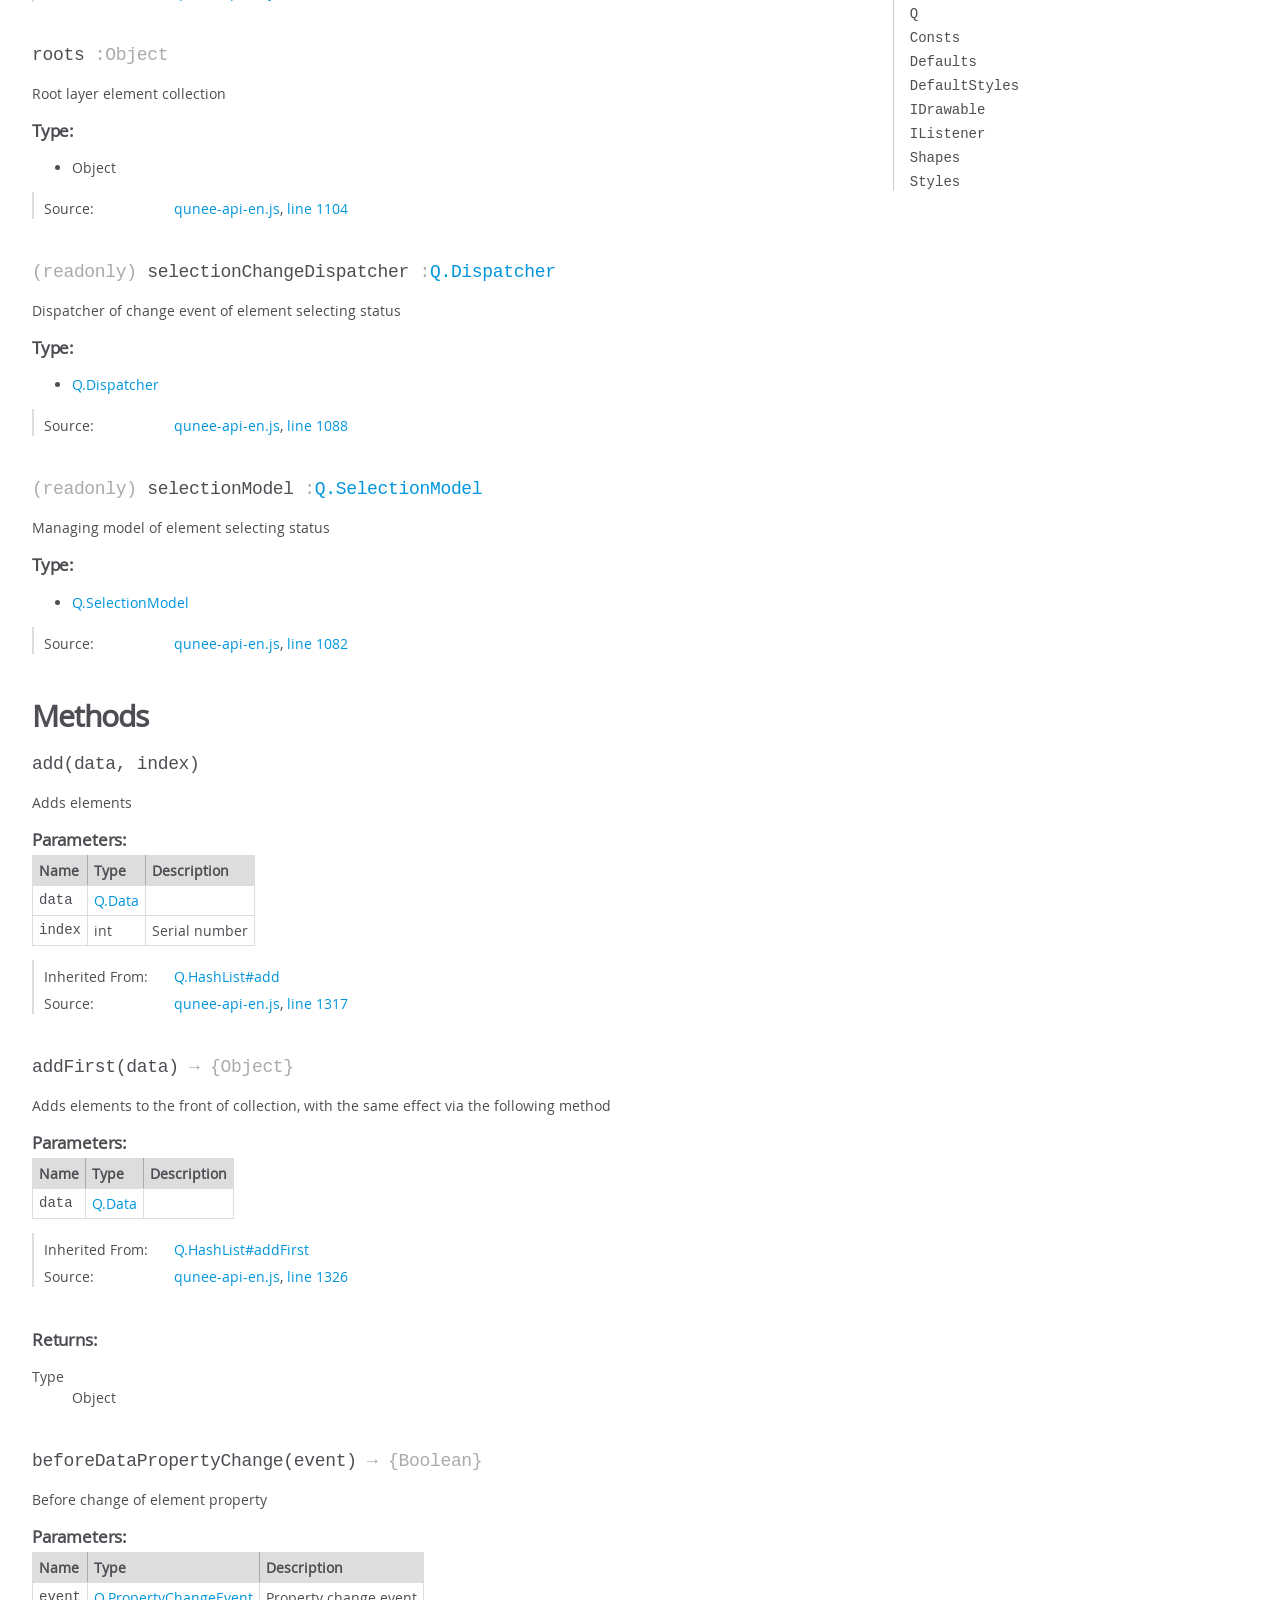
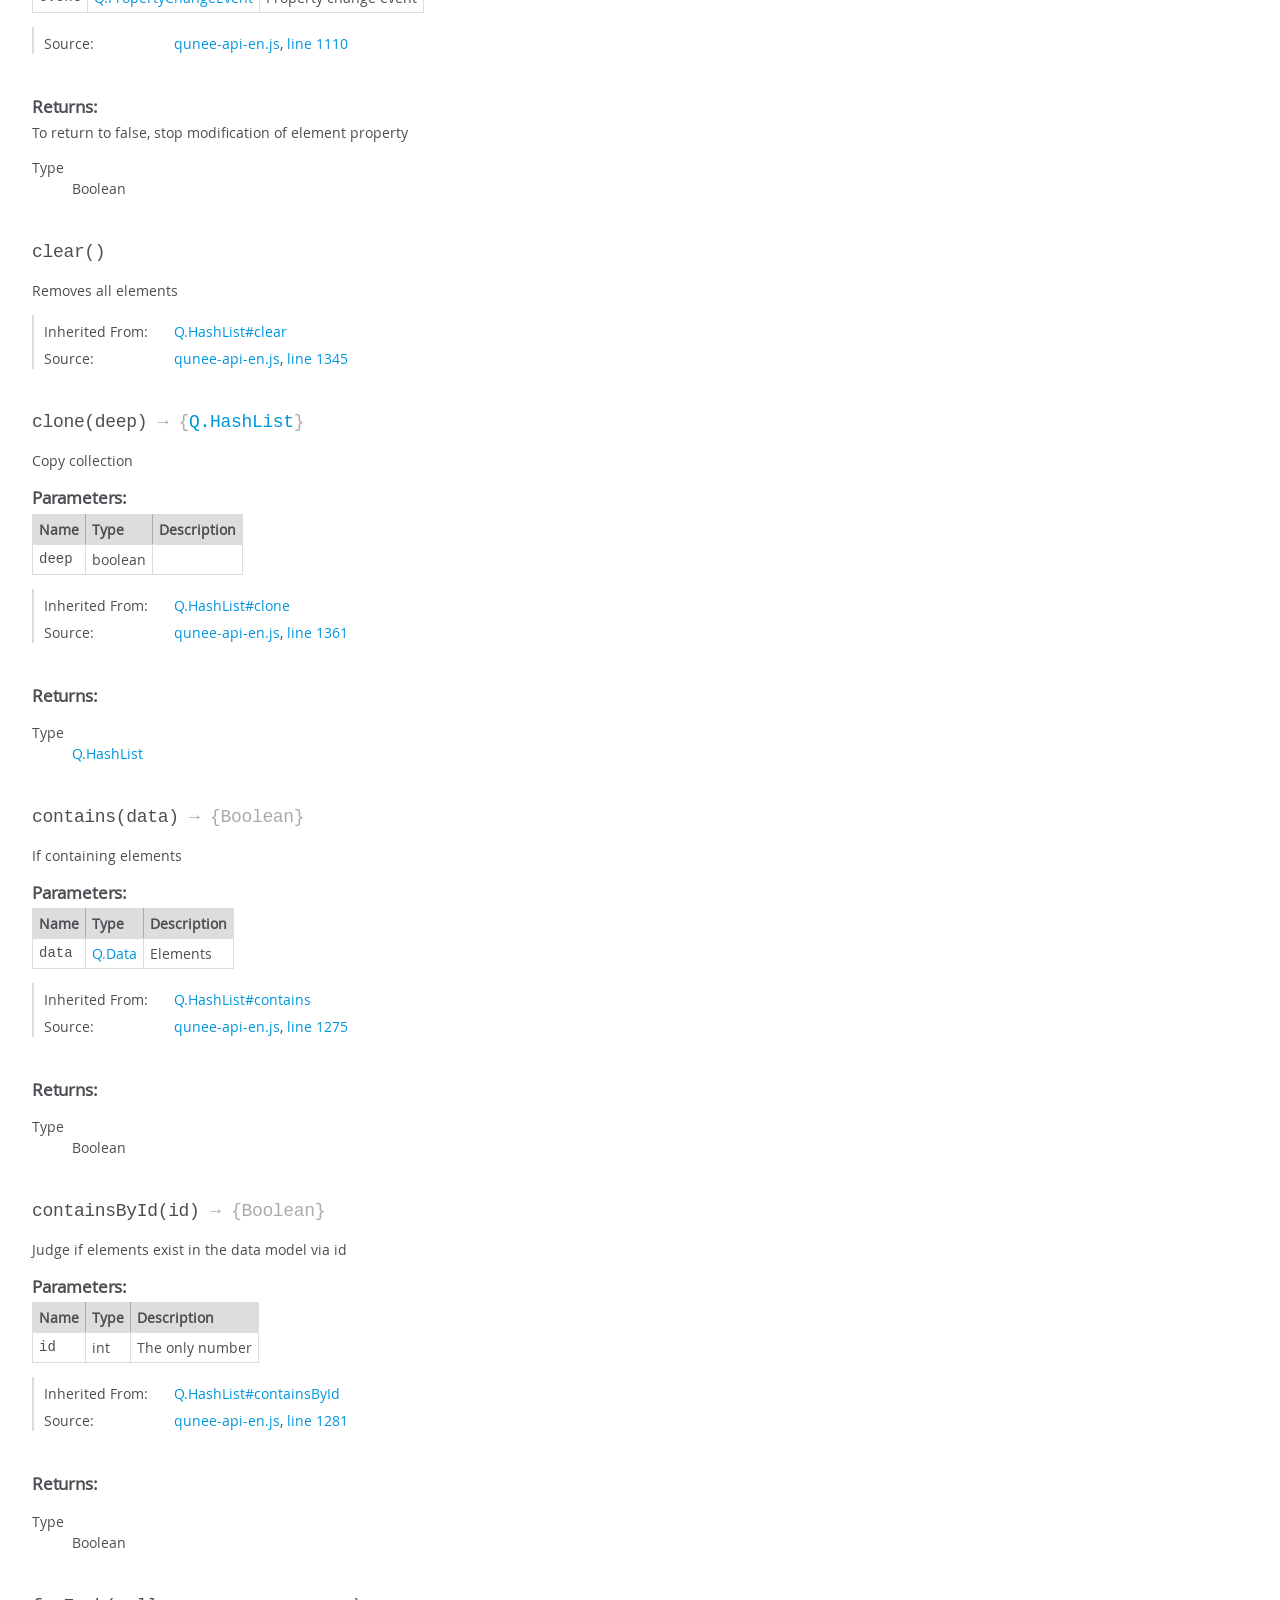
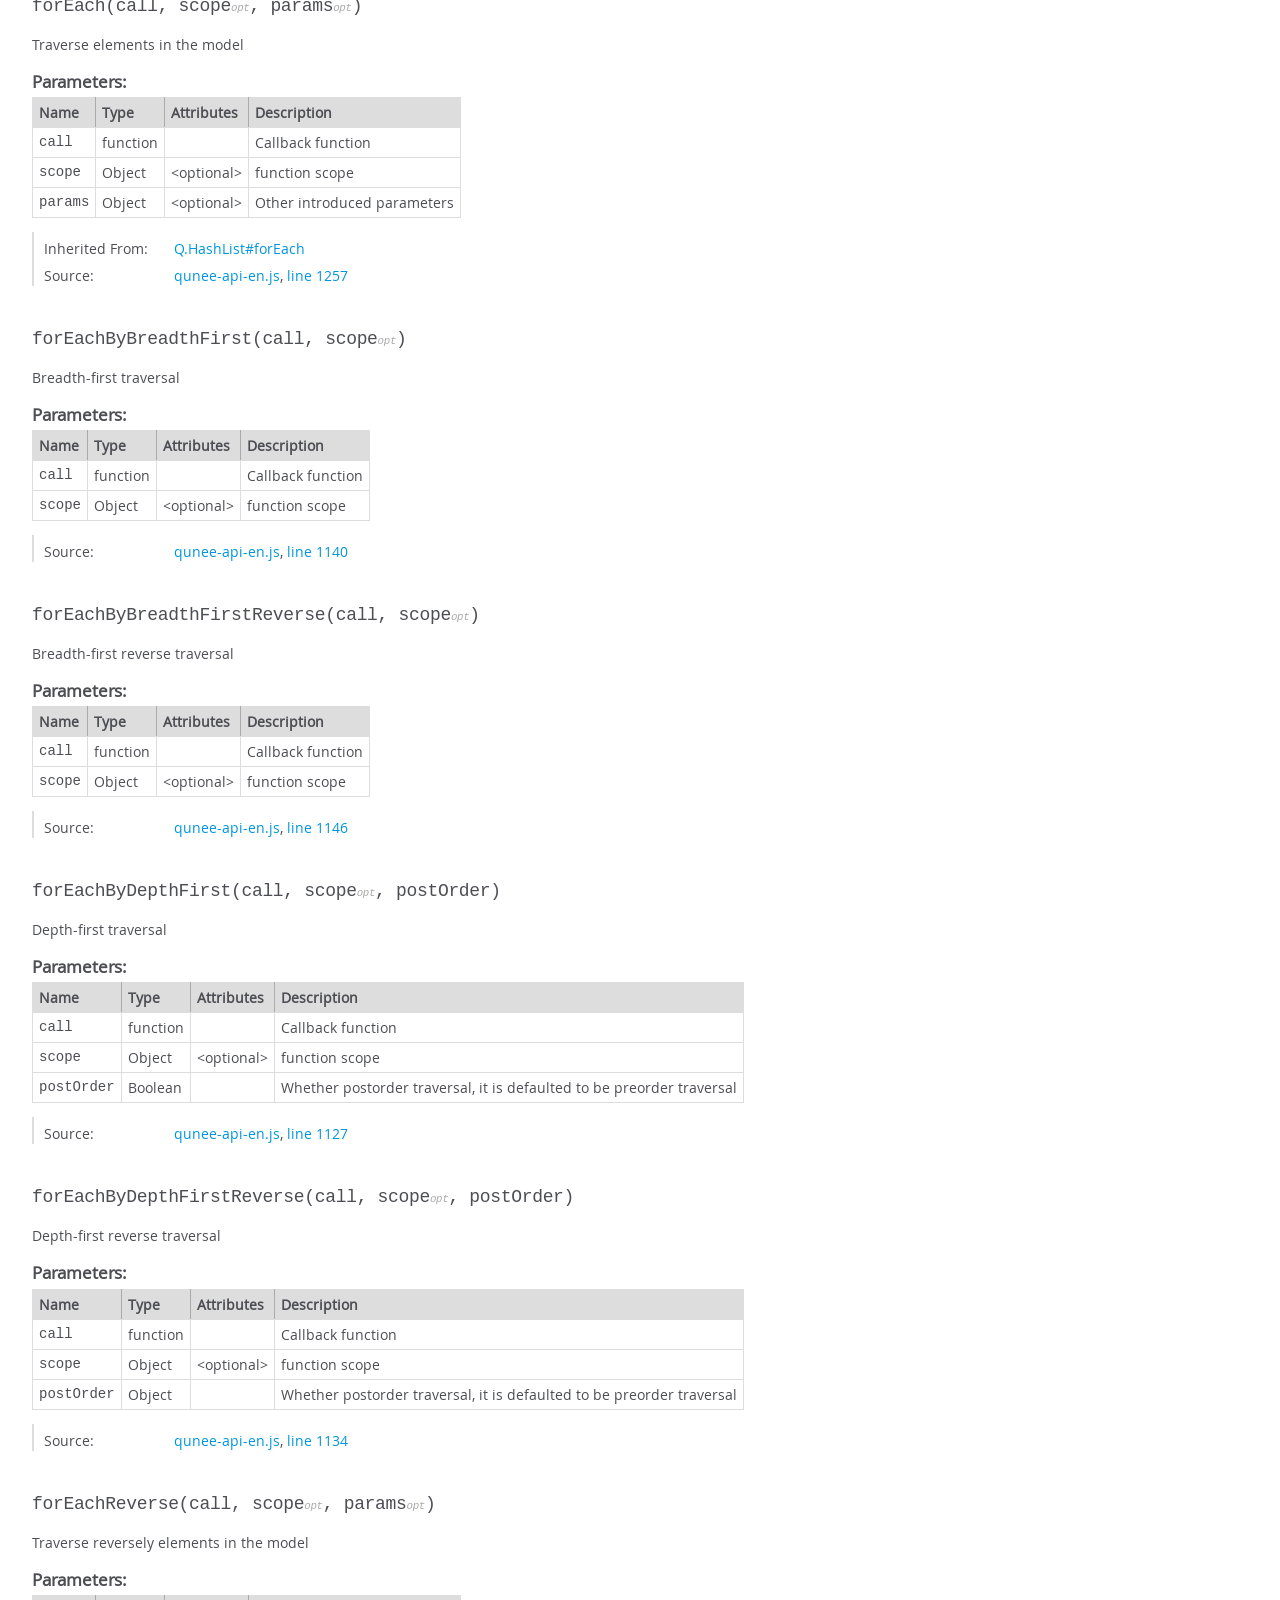
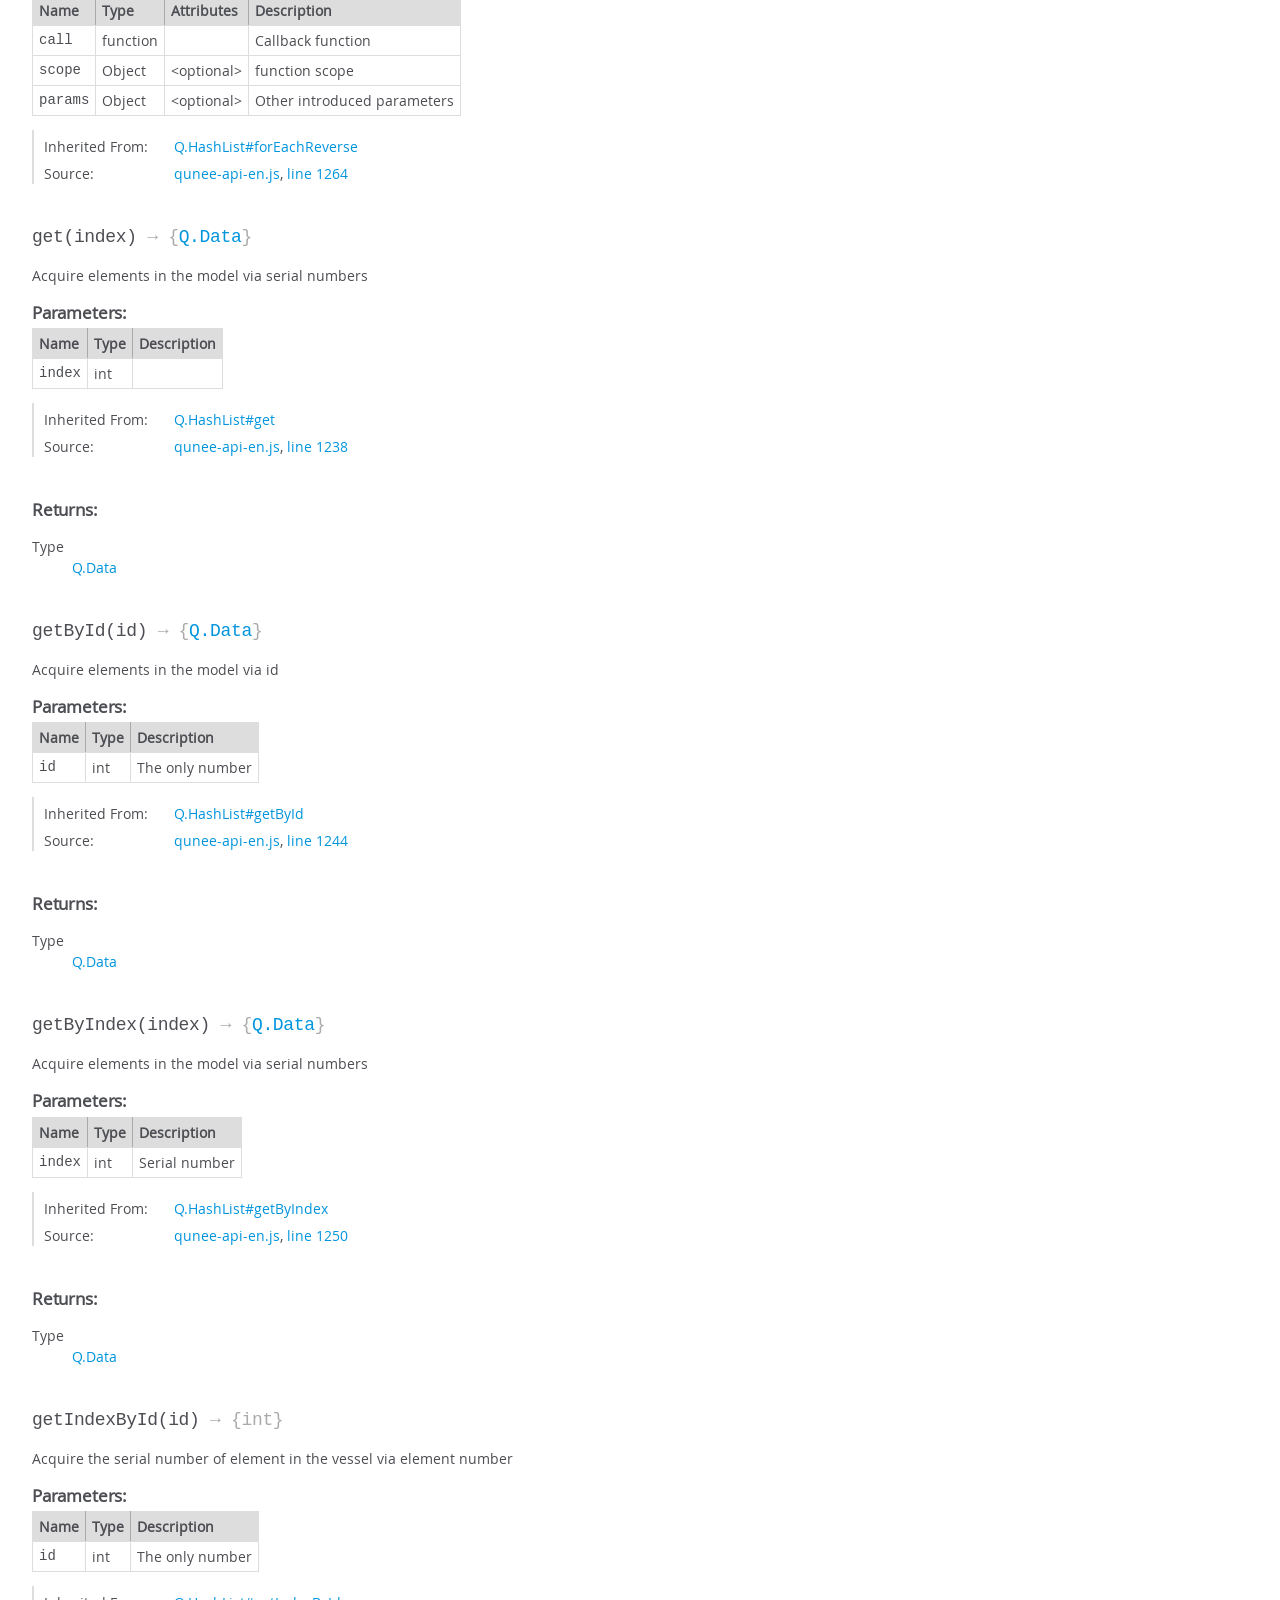
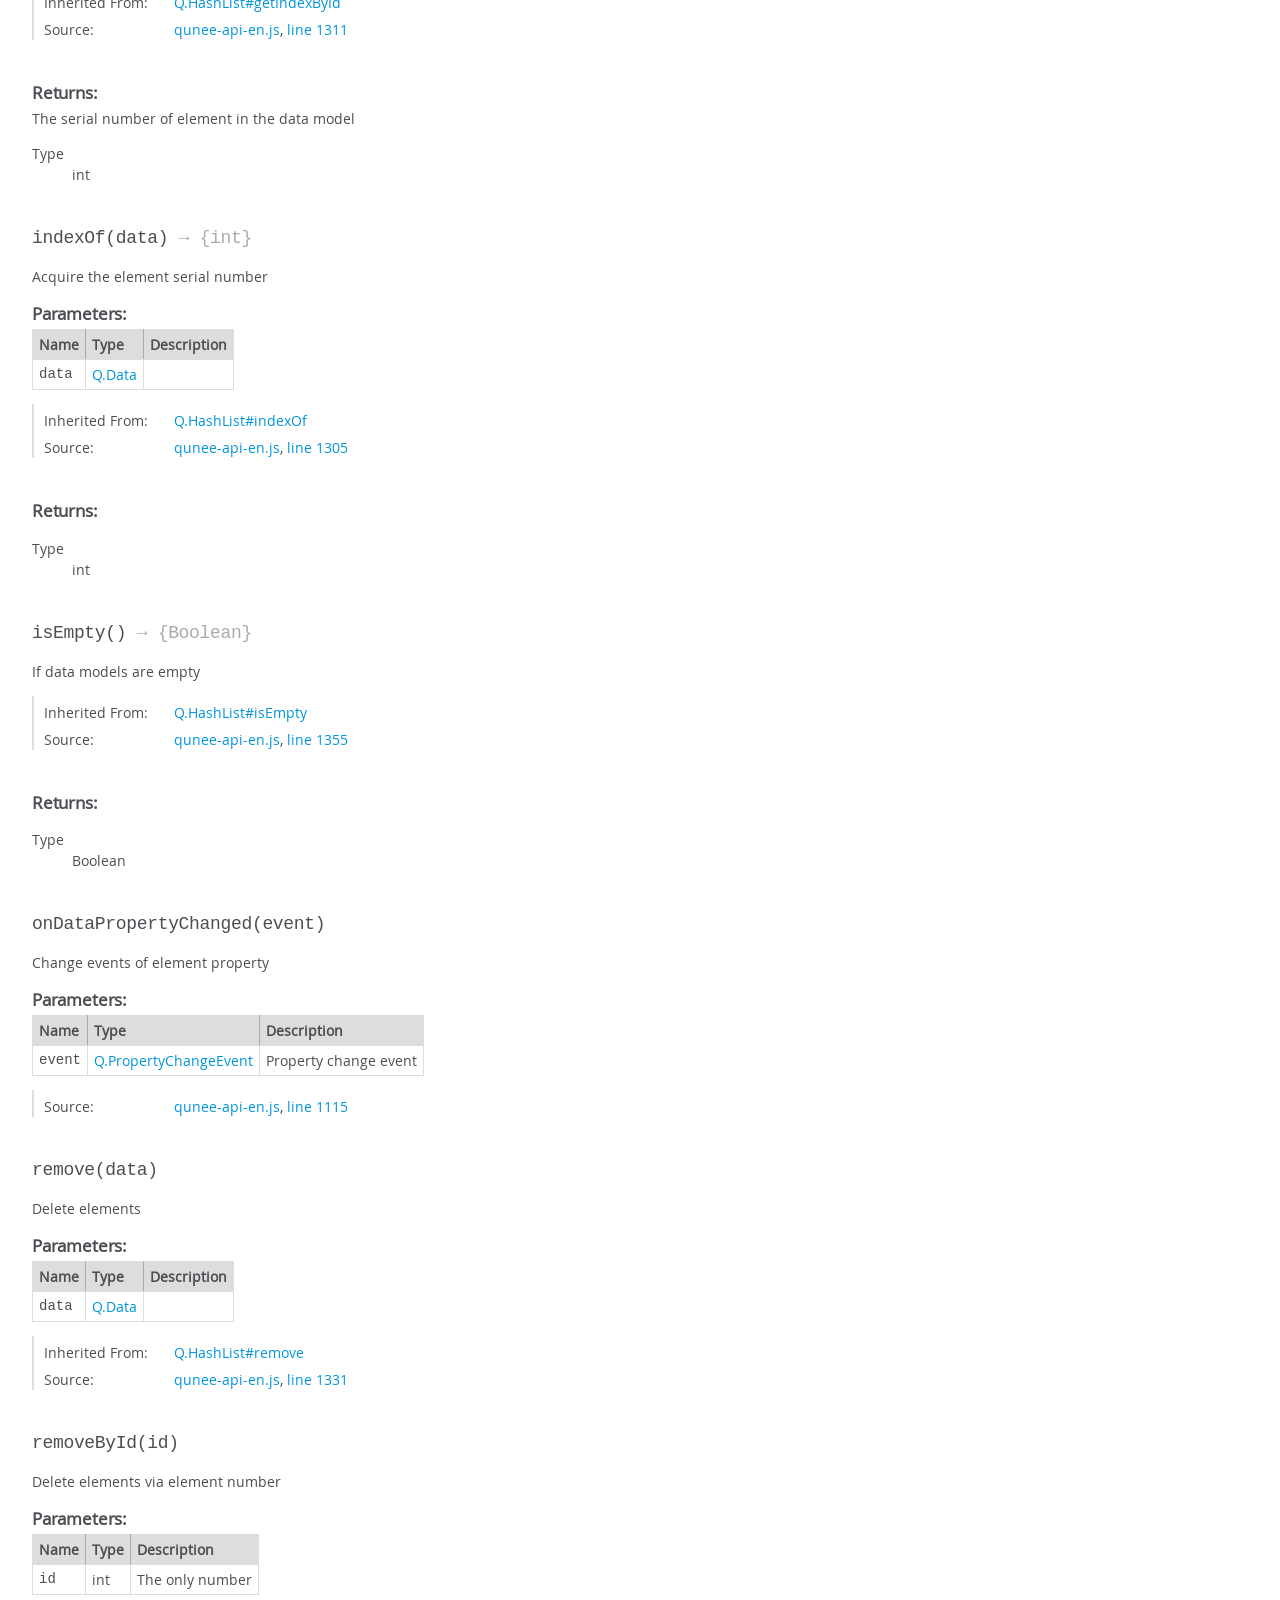
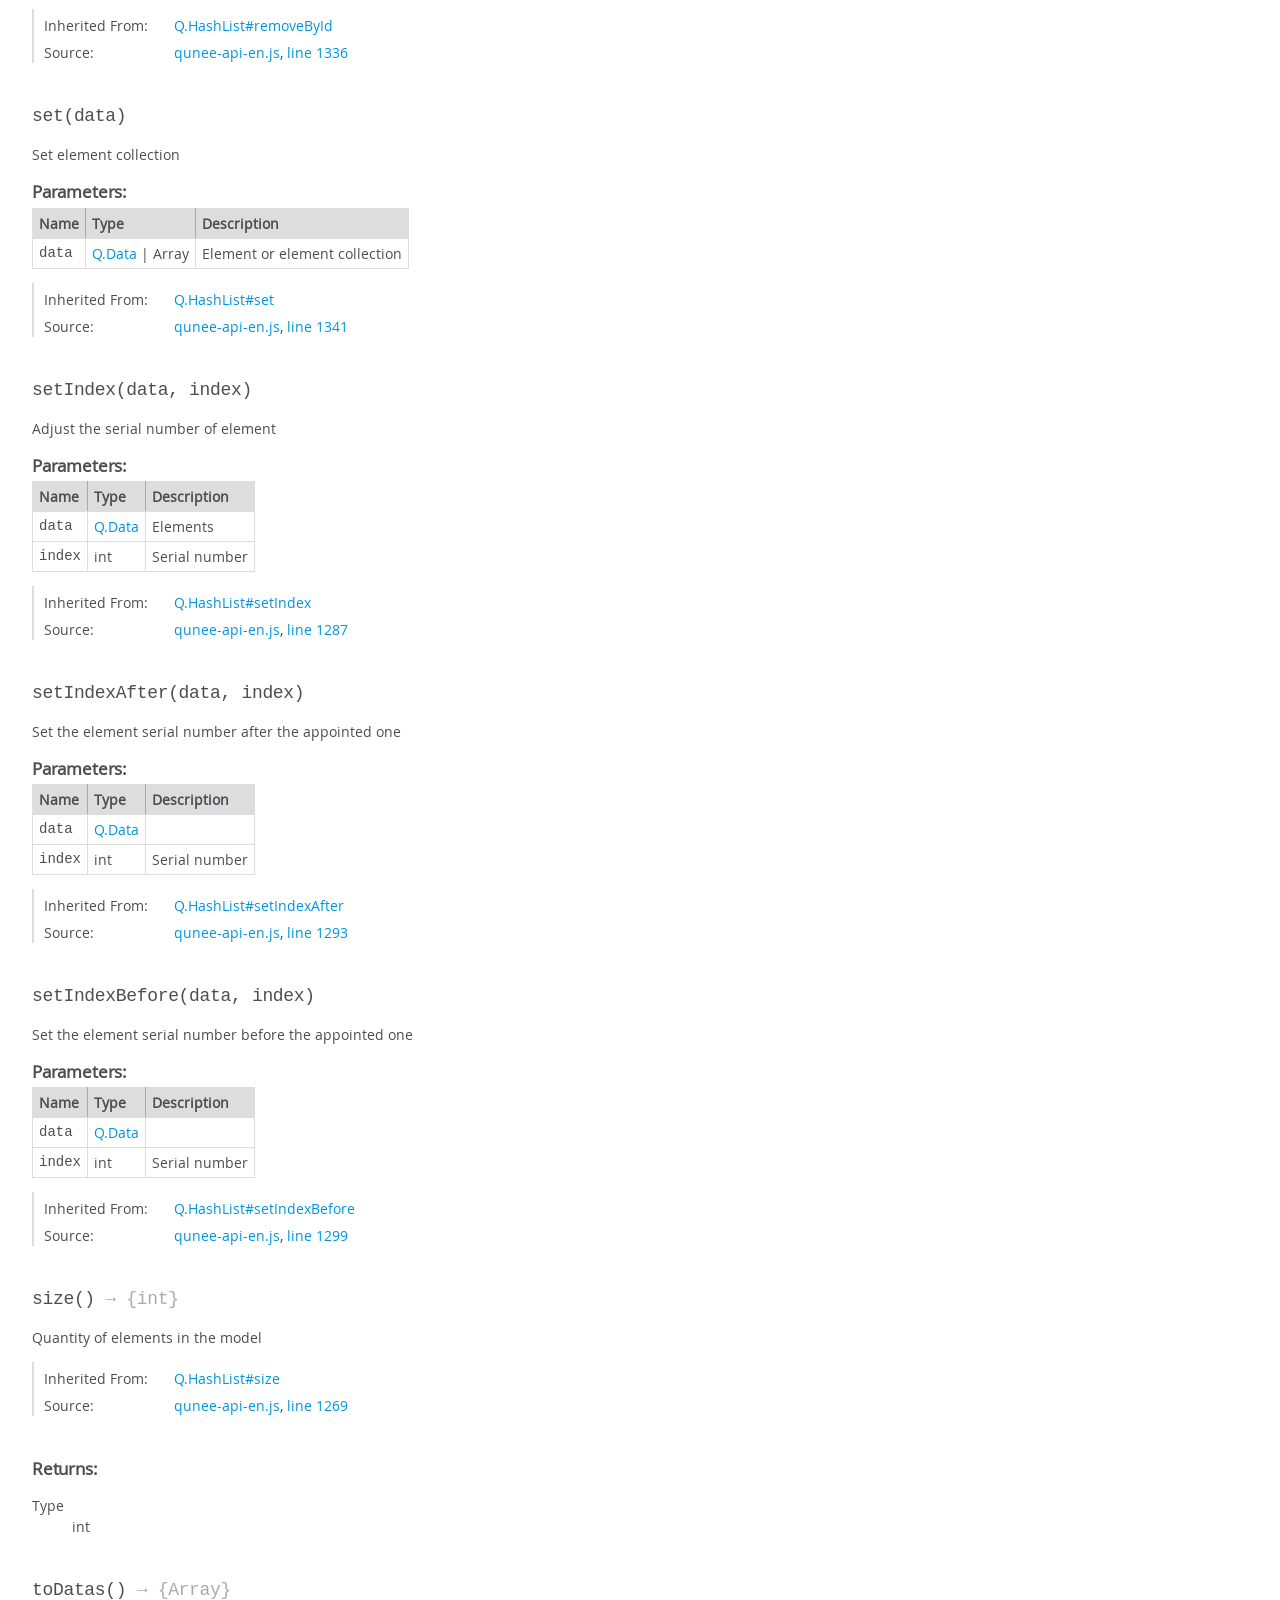
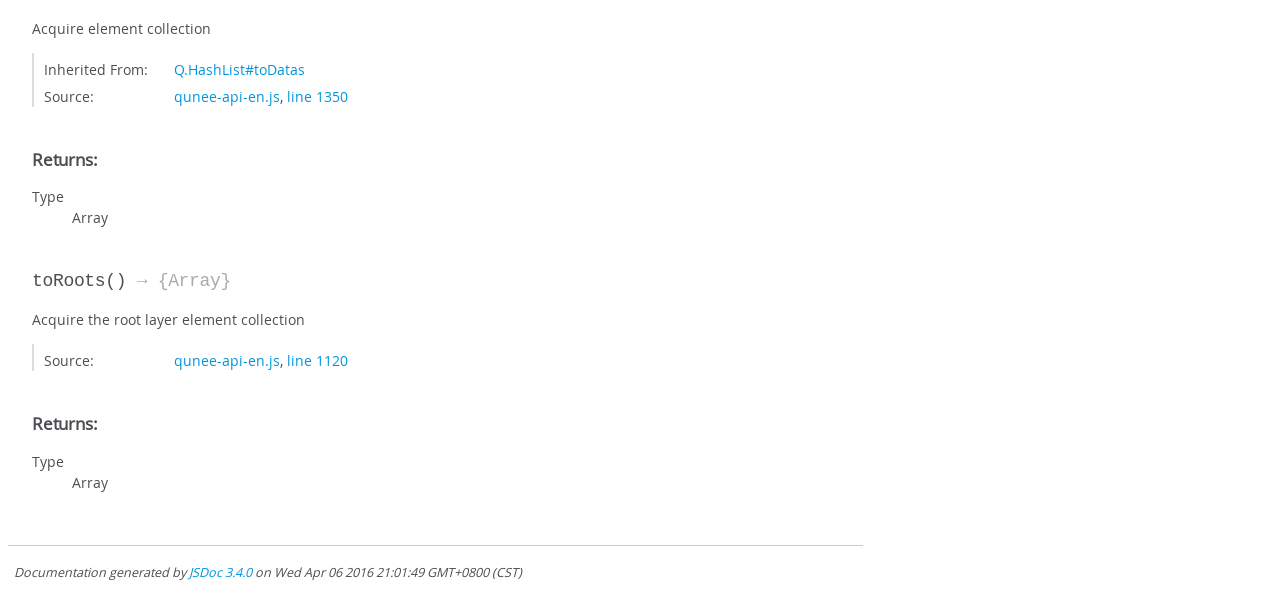
<file: qunee/jsdoc-en/Q.DataModel.html>
<!DOCTYPE html>
<html lang="en">
<head>
    <meta charset="utf-8">
    <title>JSDoc: Class: DataModel</title>

    <script src="scripts/prettify/prettify.js"> </script>
    <script src="scripts/prettify/lang-css.js"> </script>
    <!--[if lt IE 9]>
      <script src="//html5shiv.googlecode.com/svn/trunk/html5.js"></script>
    <![endif]-->
    <link type="text/css" rel="stylesheet" href="styles/prettify-tomorrow.css">
    <link type="text/css" rel="stylesheet" href="styles/jsdoc-default.css">
</head>

<body>

<div id="main">

    <h1 class="page-title">Class: DataModel</h1>

    




<section>

<header>
    
        <h2>
            <span class="ancestors"><a href="Q.html">Q</a>.</span>DataModel</h2>
        
    
</header>

<article>
    <div class="container-overview">
    
        

    

    <h4 class="name" id="DataModel"><span class="type-signature"></span>new DataModel<span class="signature">()</span><span class="type-signature"></span></h4>

    



<div class="description">
    Data model
</div>













<dl class="details">

    

    

    

    

    

    

    

    

    

    

    

    

    
    <dt class="tag-source">Source:</dt>
    <dd class="tag-source"><ul class="dummy"><li>
        <a href="qunee-api-en.js.html">qunee-api-en.js</a>, <a href="qunee-api-en.js.html#line1075">line 1075</a>
    </li></ul></dd>
    

    

    

    
</dl>
















    
    </div>

    
        <h3 class="subsection-title">Extends</h3>

        


    <ul>
        <li><a href="Q.HashList.html">Q.HashList</a></li>
    </ul>


    

    

    

     

    

    
        <h3 class="subsection-title">Members</h3>

        
            
<h4 class="name" id="dataChangeDispatcher"><span class="type-signature">(readonly) </span>dataChangeDispatcher<span class="type-signature"> :<a href="Q.Dispatcher.html">Q.Dispatcher</a></span></h4>




<div class="description">
    Dispatcher of change event of element property
</div>



    <h5>Type:</h5>
    <ul>
        <li>
            
<span class="param-type"><a href="Q.Dispatcher.html">Q.Dispatcher</a></span>


        </li>
    </ul>





<dl class="details">

    

    

    

    

    

    

    

    

    

    

    

    

    
    <dt class="tag-source">Source:</dt>
    <dd class="tag-source"><ul class="dummy"><li>
        <a href="qunee-api-en.js.html">qunee-api-en.js</a>, <a href="qunee-api-en.js.html#line1094">line 1094</a>
    </li></ul></dd>
    

    

    

    
</dl>






        
            
<h4 class="name" id="datas"><span class="type-signature"></span>datas<span class="type-signature"> :Array</span></h4>




<div class="description">
    Data collection
</div>



    <h5>Type:</h5>
    <ul>
        <li>
            
<span class="param-type">Array</span>


        </li>
    </ul>





<dl class="details">

    

    

    
    <dt class="inherited-from">Inherited From:</dt>
    <dd class="inherited-from"><ul class="dummy"><li>
        <a href="Q.HashList.html#datas">Q.HashList#datas</a>
    </li></ul></dd>
    

    

    

    

    

    

    

    

    

    

    
    <dt class="tag-source">Source:</dt>
    <dd class="tag-source"><ul class="dummy"><li>
        <a href="qunee-api-en.js.html">qunee-api-en.js</a>, <a href="qunee-api-en.js.html#line1366">line 1366</a>
    </li></ul></dd>
    

    

    

    
</dl>






        
            
<h4 class="name" id="length"><span class="type-signature"></span>length<span class="type-signature"> :int</span></h4>




<div class="description">
    Element quantity
</div>



    <h5>Type:</h5>
    <ul>
        <li>
            
<span class="param-type">int</span>


        </li>
    </ul>





<dl class="details">

    

    

    
    <dt class="inherited-from">Inherited From:</dt>
    <dd class="inherited-from"><ul class="dummy"><li>
        <a href="Q.HashList.html#length">Q.HashList#length</a>
    </li></ul></dd>
    

    

    

    

    

    

    

    

    

    

    
    <dt class="tag-source">Source:</dt>
    <dd class="tag-source"><ul class="dummy"><li>
        <a href="qunee-api-en.js.html">qunee-api-en.js</a>, <a href="qunee-api-en.js.html#line1376">line 1376</a>
    </li></ul></dd>
    

    

    

    
</dl>






        
            
<h4 class="name" id="parentChangeDispatcher"><span class="type-signature"></span>parentChangeDispatcher<span class="type-signature"> :<a href="Q.Dispatcher.html">Q.Dispatcher</a></span></h4>




<div class="description">
    Dispatcher of change event of element parent node
</div>



    <h5>Type:</h5>
    <ul>
        <li>
            
<span class="param-type"><a href="Q.Dispatcher.html">Q.Dispatcher</a></span>


        </li>
    </ul>





<dl class="details">

    

    

    

    

    

    

    

    

    

    

    

    

    
    <dt class="tag-source">Source:</dt>
    <dd class="tag-source"><ul class="dummy"><li>
        <a href="qunee-api-en.js.html">qunee-api-en.js</a>, <a href="qunee-api-en.js.html#line1099">line 1099</a>
    </li></ul></dd>
    

    

    

    
</dl>






        
            
<h4 class="name" id="random"><span class="type-signature"></span>random<span class="type-signature"> :<a href="Q.Data.html">Q.Data</a></span></h4>




<div class="description">
    Random element
</div>



    <h5>Type:</h5>
    <ul>
        <li>
            
<span class="param-type"><a href="Q.Data.html">Q.Data</a></span>


        </li>
    </ul>





<dl class="details">

    

    

    
    <dt class="inherited-from">Inherited From:</dt>
    <dd class="inherited-from"><ul class="dummy"><li>
        <a href="Q.HashList.html#random">Q.HashList#random</a>
    </li></ul></dd>
    

    

    

    

    

    

    

    

    

    

    
    <dt class="tag-source">Source:</dt>
    <dd class="tag-source"><ul class="dummy"><li>
        <a href="qunee-api-en.js.html">qunee-api-en.js</a>, <a href="qunee-api-en.js.html#line1371">line 1371</a>
    </li></ul></dd>
    

    

    

    
</dl>






        
            
<h4 class="name" id="roots"><span class="type-signature"></span>roots<span class="type-signature"> :Object</span></h4>




<div class="description">
    Root layer element collection
</div>



    <h5>Type:</h5>
    <ul>
        <li>
            
<span class="param-type">Object</span>


        </li>
    </ul>





<dl class="details">

    

    

    

    

    

    

    

    

    

    

    

    

    
    <dt class="tag-source">Source:</dt>
    <dd class="tag-source"><ul class="dummy"><li>
        <a href="qunee-api-en.js.html">qunee-api-en.js</a>, <a href="qunee-api-en.js.html#line1104">line 1104</a>
    </li></ul></dd>
    

    

    

    
</dl>






        
            
<h4 class="name" id="selectionChangeDispatcher"><span class="type-signature">(readonly) </span>selectionChangeDispatcher<span class="type-signature"> :<a href="Q.Dispatcher.html">Q.Dispatcher</a></span></h4>




<div class="description">
    Dispatcher of change event of element selecting status
</div>



    <h5>Type:</h5>
    <ul>
        <li>
            
<span class="param-type"><a href="Q.Dispatcher.html">Q.Dispatcher</a></span>


        </li>
    </ul>





<dl class="details">

    

    

    

    

    

    

    

    

    

    

    

    

    
    <dt class="tag-source">Source:</dt>
    <dd class="tag-source"><ul class="dummy"><li>
        <a href="qunee-api-en.js.html">qunee-api-en.js</a>, <a href="qunee-api-en.js.html#line1088">line 1088</a>
    </li></ul></dd>
    

    

    

    
</dl>






        
            
<h4 class="name" id="selectionModel"><span class="type-signature">(readonly) </span>selectionModel<span class="type-signature"> :<a href="Q.SelectionModel.html">Q.SelectionModel</a></span></h4>




<div class="description">
    Managing model of element selecting status
</div>



    <h5>Type:</h5>
    <ul>
        <li>
            
<span class="param-type"><a href="Q.SelectionModel.html">Q.SelectionModel</a></span>


        </li>
    </ul>





<dl class="details">

    

    

    

    

    

    

    

    

    

    

    

    

    
    <dt class="tag-source">Source:</dt>
    <dd class="tag-source"><ul class="dummy"><li>
        <a href="qunee-api-en.js.html">qunee-api-en.js</a>, <a href="qunee-api-en.js.html#line1082">line 1082</a>
    </li></ul></dd>
    

    

    

    
</dl>






        
    

    
        <h3 class="subsection-title">Methods</h3>

        
            

    

    <h4 class="name" id="add"><span class="type-signature"></span>add<span class="signature">(data, index)</span><span class="type-signature"></span></h4>

    



<div class="description">
    Adds elements
</div>









    <h5>Parameters:</h5>
    

<table class="params">
    <thead>
    <tr>
        
        <th>Name</th>
        

        <th>Type</th>

        

        

        <th class="last">Description</th>
    </tr>
    </thead>

    <tbody>
    

        <tr>
            
                <td class="name"><code>data</code></td>
            

            <td class="type">
            
                
<span class="param-type"><a href="Q.Data.html">Q.Data</a></span>


            
            </td>

            

            

            <td class="description last"></td>
        </tr>

    

        <tr>
            
                <td class="name"><code>index</code></td>
            

            <td class="type">
            
                
<span class="param-type">int</span>


            
            </td>

            

            

            <td class="description last">Serial number</td>
        </tr>

    
    </tbody>
</table>






<dl class="details">

    

    

    
    <dt class="inherited-from">Inherited From:</dt>
    <dd class="inherited-from"><ul class="dummy"><li>
        <a href="Q.HashList.html#add">Q.HashList#add</a>
    </li></ul></dd>
    

    

    

    

    

    

    

    

    

    

    
    <dt class="tag-source">Source:</dt>
    <dd class="tag-source"><ul class="dummy"><li>
        <a href="qunee-api-en.js.html">qunee-api-en.js</a>, <a href="qunee-api-en.js.html#line1317">line 1317</a>
    </li></ul></dd>
    

    

    

    
</dl>
















        
            

    

    <h4 class="name" id="addFirst"><span class="type-signature"></span>addFirst<span class="signature">(data)</span><span class="type-signature"> &rarr; {Object}</span></h4>

    



<div class="description">
    Adds elements to the front of collection, with the same effect via the following method
</div>









    <h5>Parameters:</h5>
    

<table class="params">
    <thead>
    <tr>
        
        <th>Name</th>
        

        <th>Type</th>

        

        

        <th class="last">Description</th>
    </tr>
    </thead>

    <tbody>
    

        <tr>
            
                <td class="name"><code>data</code></td>
            

            <td class="type">
            
                
<span class="param-type"><a href="Q.Data.html">Q.Data</a></span>


            
            </td>

            

            

            <td class="description last"></td>
        </tr>

    
    </tbody>
</table>






<dl class="details">

    

    

    
    <dt class="inherited-from">Inherited From:</dt>
    <dd class="inherited-from"><ul class="dummy"><li>
        <a href="Q.HashList.html#addFirst">Q.HashList#addFirst</a>
    </li></ul></dd>
    

    

    

    

    

    

    

    

    

    

    
    <dt class="tag-source">Source:</dt>
    <dd class="tag-source"><ul class="dummy"><li>
        <a href="qunee-api-en.js.html">qunee-api-en.js</a>, <a href="qunee-api-en.js.html#line1326">line 1326</a>
    </li></ul></dd>
    

    

    

    
</dl>













<h5>Returns:</h5>

        


<dl>
    <dt>
        Type
    </dt>
    <dd>
        
<span class="param-type">Object</span>


    </dd>
</dl>

    



        
            

    

    <h4 class="name" id="beforeDataPropertyChange"><span class="type-signature"></span>beforeDataPropertyChange<span class="signature">(event)</span><span class="type-signature"> &rarr; {Boolean}</span></h4>

    



<div class="description">
    Before change of element property
</div>









    <h5>Parameters:</h5>
    

<table class="params">
    <thead>
    <tr>
        
        <th>Name</th>
        

        <th>Type</th>

        

        

        <th class="last">Description</th>
    </tr>
    </thead>

    <tbody>
    

        <tr>
            
                <td class="name"><code>event</code></td>
            

            <td class="type">
            
                
<span class="param-type"><a href="Q.PropertyChangeEvent.html">Q.PropertyChangeEvent</a></span>


            
            </td>

            

            

            <td class="description last">Property change event</td>
        </tr>

    
    </tbody>
</table>






<dl class="details">

    

    

    

    

    

    

    

    

    

    

    

    

    
    <dt class="tag-source">Source:</dt>
    <dd class="tag-source"><ul class="dummy"><li>
        <a href="qunee-api-en.js.html">qunee-api-en.js</a>, <a href="qunee-api-en.js.html#line1110">line 1110</a>
    </li></ul></dd>
    

    

    

    
</dl>













<h5>Returns:</h5>

        
<div class="param-desc">
    To return to false, stop modification of element property
</div>



<dl>
    <dt>
        Type
    </dt>
    <dd>
        
<span class="param-type">Boolean</span>


    </dd>
</dl>

    



        
            

    

    <h4 class="name" id="clear"><span class="type-signature"></span>clear<span class="signature">()</span><span class="type-signature"></span></h4>

    



<div class="description">
    Removes all elements
</div>













<dl class="details">

    

    

    
    <dt class="inherited-from">Inherited From:</dt>
    <dd class="inherited-from"><ul class="dummy"><li>
        <a href="Q.HashList.html#clear">Q.HashList#clear</a>
    </li></ul></dd>
    

    

    

    

    

    

    

    

    

    

    
    <dt class="tag-source">Source:</dt>
    <dd class="tag-source"><ul class="dummy"><li>
        <a href="qunee-api-en.js.html">qunee-api-en.js</a>, <a href="qunee-api-en.js.html#line1345">line 1345</a>
    </li></ul></dd>
    

    

    

    
</dl>
















        
            

    

    <h4 class="name" id="clone"><span class="type-signature"></span>clone<span class="signature">(deep)</span><span class="type-signature"> &rarr; {<a href="Q.HashList.html">Q.HashList</a>}</span></h4>

    



<div class="description">
    Copy collection
</div>









    <h5>Parameters:</h5>
    

<table class="params">
    <thead>
    <tr>
        
        <th>Name</th>
        

        <th>Type</th>

        

        

        <th class="last">Description</th>
    </tr>
    </thead>

    <tbody>
    

        <tr>
            
                <td class="name"><code>deep</code></td>
            

            <td class="type">
            
                
<span class="param-type">boolean</span>


            
            </td>

            

            

            <td class="description last"></td>
        </tr>

    
    </tbody>
</table>






<dl class="details">

    

    

    
    <dt class="inherited-from">Inherited From:</dt>
    <dd class="inherited-from"><ul class="dummy"><li>
        <a href="Q.HashList.html#clone">Q.HashList#clone</a>
    </li></ul></dd>
    

    

    

    

    

    

    

    

    

    

    
    <dt class="tag-source">Source:</dt>
    <dd class="tag-source"><ul class="dummy"><li>
        <a href="qunee-api-en.js.html">qunee-api-en.js</a>, <a href="qunee-api-en.js.html#line1361">line 1361</a>
    </li></ul></dd>
    

    

    

    
</dl>













<h5>Returns:</h5>

        


<dl>
    <dt>
        Type
    </dt>
    <dd>
        
<span class="param-type"><a href="Q.HashList.html">Q.HashList</a></span>


    </dd>
</dl>

    



        
            

    

    <h4 class="name" id="contains"><span class="type-signature"></span>contains<span class="signature">(data)</span><span class="type-signature"> &rarr; {Boolean}</span></h4>

    



<div class="description">
    If containing elements
</div>









    <h5>Parameters:</h5>
    

<table class="params">
    <thead>
    <tr>
        
        <th>Name</th>
        

        <th>Type</th>

        

        

        <th class="last">Description</th>
    </tr>
    </thead>

    <tbody>
    

        <tr>
            
                <td class="name"><code>data</code></td>
            

            <td class="type">
            
                
<span class="param-type"><a href="Q.Data.html">Q.Data</a></span>


            
            </td>

            

            

            <td class="description last">Elements</td>
        </tr>

    
    </tbody>
</table>






<dl class="details">

    

    

    
    <dt class="inherited-from">Inherited From:</dt>
    <dd class="inherited-from"><ul class="dummy"><li>
        <a href="Q.HashList.html#contains">Q.HashList#contains</a>
    </li></ul></dd>
    

    

    

    

    

    

    

    

    

    

    
    <dt class="tag-source">Source:</dt>
    <dd class="tag-source"><ul class="dummy"><li>
        <a href="qunee-api-en.js.html">qunee-api-en.js</a>, <a href="qunee-api-en.js.html#line1275">line 1275</a>
    </li></ul></dd>
    

    

    

    
</dl>













<h5>Returns:</h5>

        


<dl>
    <dt>
        Type
    </dt>
    <dd>
        
<span class="param-type">Boolean</span>


    </dd>
</dl>

    



        
            

    

    <h4 class="name" id="containsById"><span class="type-signature"></span>containsById<span class="signature">(id)</span><span class="type-signature"> &rarr; {Boolean}</span></h4>

    



<div class="description">
    Judge if elements exist in the data model via id
</div>









    <h5>Parameters:</h5>
    

<table class="params">
    <thead>
    <tr>
        
        <th>Name</th>
        

        <th>Type</th>

        

        

        <th class="last">Description</th>
    </tr>
    </thead>

    <tbody>
    

        <tr>
            
                <td class="name"><code>id</code></td>
            

            <td class="type">
            
                
<span class="param-type">int</span>


            
            </td>

            

            

            <td class="description last">The only number</td>
        </tr>

    
    </tbody>
</table>






<dl class="details">

    

    

    
    <dt class="inherited-from">Inherited From:</dt>
    <dd class="inherited-from"><ul class="dummy"><li>
        <a href="Q.HashList.html#containsById">Q.HashList#containsById</a>
    </li></ul></dd>
    

    

    

    

    

    

    

    

    

    

    
    <dt class="tag-source">Source:</dt>
    <dd class="tag-source"><ul class="dummy"><li>
        <a href="qunee-api-en.js.html">qunee-api-en.js</a>, <a href="qunee-api-en.js.html#line1281">line 1281</a>
    </li></ul></dd>
    

    

    

    
</dl>













<h5>Returns:</h5>

        


<dl>
    <dt>
        Type
    </dt>
    <dd>
        
<span class="param-type">Boolean</span>


    </dd>
</dl>

    



        
            

    

    <h4 class="name" id="forEach"><span class="type-signature"></span>forEach<span class="signature">(call, scope<span class="signature-attributes">opt</span>, params<span class="signature-attributes">opt</span>)</span><span class="type-signature"></span></h4>

    



<div class="description">
    Traverse elements in the model
</div>









    <h5>Parameters:</h5>
    

<table class="params">
    <thead>
    <tr>
        
        <th>Name</th>
        

        <th>Type</th>

        
        <th>Attributes</th>
        

        

        <th class="last">Description</th>
    </tr>
    </thead>

    <tbody>
    

        <tr>
            
                <td class="name"><code>call</code></td>
            

            <td class="type">
            
                
<span class="param-type">function</span>


            
            </td>

            
                <td class="attributes">
                

                

                
                </td>
            

            

            <td class="description last">Callback function</td>
        </tr>

    

        <tr>
            
                <td class="name"><code>scope</code></td>
            

            <td class="type">
            
                
<span class="param-type">Object</span>


            
            </td>

            
                <td class="attributes">
                
                    &lt;optional><br>
                

                

                
                </td>
            

            

            <td class="description last">function scope</td>
        </tr>

    

        <tr>
            
                <td class="name"><code>params</code></td>
            

            <td class="type">
            
                
<span class="param-type">Object</span>


            
            </td>

            
                <td class="attributes">
                
                    &lt;optional><br>
                

                

                
                </td>
            

            

            <td class="description last">Other introduced parameters</td>
        </tr>

    
    </tbody>
</table>






<dl class="details">

    

    

    
    <dt class="inherited-from">Inherited From:</dt>
    <dd class="inherited-from"><ul class="dummy"><li>
        <a href="Q.HashList.html#forEach">Q.HashList#forEach</a>
    </li></ul></dd>
    

    

    

    

    

    

    

    

    

    

    
    <dt class="tag-source">Source:</dt>
    <dd class="tag-source"><ul class="dummy"><li>
        <a href="qunee-api-en.js.html">qunee-api-en.js</a>, <a href="qunee-api-en.js.html#line1257">line 1257</a>
    </li></ul></dd>
    

    

    

    
</dl>
















        
            

    

    <h4 class="name" id="forEachByBreadthFirst"><span class="type-signature"></span>forEachByBreadthFirst<span class="signature">(call, scope<span class="signature-attributes">opt</span>)</span><span class="type-signature"></span></h4>

    



<div class="description">
    Breadth-first traversal
</div>









    <h5>Parameters:</h5>
    

<table class="params">
    <thead>
    <tr>
        
        <th>Name</th>
        

        <th>Type</th>

        
        <th>Attributes</th>
        

        

        <th class="last">Description</th>
    </tr>
    </thead>

    <tbody>
    

        <tr>
            
                <td class="name"><code>call</code></td>
            

            <td class="type">
            
                
<span class="param-type">function</span>


            
            </td>

            
                <td class="attributes">
                

                

                
                </td>
            

            

            <td class="description last">Callback function</td>
        </tr>

    

        <tr>
            
                <td class="name"><code>scope</code></td>
            

            <td class="type">
            
                
<span class="param-type">Object</span>


            
            </td>

            
                <td class="attributes">
                
                    &lt;optional><br>
                

                

                
                </td>
            

            

            <td class="description last">function scope</td>
        </tr>

    
    </tbody>
</table>






<dl class="details">

    

    

    

    

    

    

    

    

    

    

    

    

    
    <dt class="tag-source">Source:</dt>
    <dd class="tag-source"><ul class="dummy"><li>
        <a href="qunee-api-en.js.html">qunee-api-en.js</a>, <a href="qunee-api-en.js.html#line1140">line 1140</a>
    </li></ul></dd>
    

    

    

    
</dl>
















        
            

    

    <h4 class="name" id="forEachByBreadthFirstReverse"><span class="type-signature"></span>forEachByBreadthFirstReverse<span class="signature">(call, scope<span class="signature-attributes">opt</span>)</span><span class="type-signature"></span></h4>

    



<div class="description">
    Breadth-first reverse traversal
</div>









    <h5>Parameters:</h5>
    

<table class="params">
    <thead>
    <tr>
        
        <th>Name</th>
        

        <th>Type</th>

        
        <th>Attributes</th>
        

        

        <th class="last">Description</th>
    </tr>
    </thead>

    <tbody>
    

        <tr>
            
                <td class="name"><code>call</code></td>
            

            <td class="type">
            
                
<span class="param-type">function</span>


            
            </td>

            
                <td class="attributes">
                

                

                
                </td>
            

            

            <td class="description last">Callback function</td>
        </tr>

    

        <tr>
            
                <td class="name"><code>scope</code></td>
            

            <td class="type">
            
                
<span class="param-type">Object</span>


            
            </td>

            
                <td class="attributes">
                
                    &lt;optional><br>
                

                

                
                </td>
            

            

            <td class="description last">function scope</td>
        </tr>

    
    </tbody>
</table>






<dl class="details">

    

    

    

    

    

    

    

    

    

    

    

    

    
    <dt class="tag-source">Source:</dt>
    <dd class="tag-source"><ul class="dummy"><li>
        <a href="qunee-api-en.js.html">qunee-api-en.js</a>, <a href="qunee-api-en.js.html#line1146">line 1146</a>
    </li></ul></dd>
    

    

    

    
</dl>
















        
            

    

    <h4 class="name" id="forEachByDepthFirst"><span class="type-signature"></span>forEachByDepthFirst<span class="signature">(call, scope<span class="signature-attributes">opt</span>, postOrder)</span><span class="type-signature"></span></h4>

    



<div class="description">
    Depth-first traversal
</div>









    <h5>Parameters:</h5>
    

<table class="params">
    <thead>
    <tr>
        
        <th>Name</th>
        

        <th>Type</th>

        
        <th>Attributes</th>
        

        

        <th class="last">Description</th>
    </tr>
    </thead>

    <tbody>
    

        <tr>
            
                <td class="name"><code>call</code></td>
            

            <td class="type">
            
                
<span class="param-type">function</span>


            
            </td>

            
                <td class="attributes">
                

                

                
                </td>
            

            

            <td class="description last">Callback function</td>
        </tr>

    

        <tr>
            
                <td class="name"><code>scope</code></td>
            

            <td class="type">
            
                
<span class="param-type">Object</span>


            
            </td>

            
                <td class="attributes">
                
                    &lt;optional><br>
                

                

                
                </td>
            

            

            <td class="description last">function scope</td>
        </tr>

    

        <tr>
            
                <td class="name"><code>postOrder</code></td>
            

            <td class="type">
            
                
<span class="param-type">Boolean</span>


            
            </td>

            
                <td class="attributes">
                

                

                
                </td>
            

            

            <td class="description last">Whether postorder traversal, it is defaulted to be preorder traversal</td>
        </tr>

    
    </tbody>
</table>






<dl class="details">

    

    

    

    

    

    

    

    

    

    

    

    

    
    <dt class="tag-source">Source:</dt>
    <dd class="tag-source"><ul class="dummy"><li>
        <a href="qunee-api-en.js.html">qunee-api-en.js</a>, <a href="qunee-api-en.js.html#line1127">line 1127</a>
    </li></ul></dd>
    

    

    

    
</dl>
















        
            

    

    <h4 class="name" id="forEachByDepthFirstReverse"><span class="type-signature"></span>forEachByDepthFirstReverse<span class="signature">(call, scope<span class="signature-attributes">opt</span>, postOrder)</span><span class="type-signature"></span></h4>

    



<div class="description">
    Depth-first reverse traversal
</div>









    <h5>Parameters:</h5>
    

<table class="params">
    <thead>
    <tr>
        
        <th>Name</th>
        

        <th>Type</th>

        
        <th>Attributes</th>
        

        

        <th class="last">Description</th>
    </tr>
    </thead>

    <tbody>
    

        <tr>
            
                <td class="name"><code>call</code></td>
            

            <td class="type">
            
                
<span class="param-type">function</span>


            
            </td>

            
                <td class="attributes">
                

                

                
                </td>
            

            

            <td class="description last">Callback function</td>
        </tr>

    

        <tr>
            
                <td class="name"><code>scope</code></td>
            

            <td class="type">
            
                
<span class="param-type">Object</span>


            
            </td>

            
                <td class="attributes">
                
                    &lt;optional><br>
                

                

                
                </td>
            

            

            <td class="description last">function scope</td>
        </tr>

    

        <tr>
            
                <td class="name"><code>postOrder</code></td>
            

            <td class="type">
            
                
<span class="param-type">Object</span>


            
            </td>

            
                <td class="attributes">
                

                

                
                </td>
            

            

            <td class="description last">Whether postorder traversal, it is defaulted to be preorder traversal</td>
        </tr>

    
    </tbody>
</table>






<dl class="details">

    

    

    

    

    

    

    

    

    

    

    

    

    
    <dt class="tag-source">Source:</dt>
    <dd class="tag-source"><ul class="dummy"><li>
        <a href="qunee-api-en.js.html">qunee-api-en.js</a>, <a href="qunee-api-en.js.html#line1134">line 1134</a>
    </li></ul></dd>
    

    

    

    
</dl>
















        
            

    

    <h4 class="name" id="forEachReverse"><span class="type-signature"></span>forEachReverse<span class="signature">(call, scope<span class="signature-attributes">opt</span>, params<span class="signature-attributes">opt</span>)</span><span class="type-signature"></span></h4>

    



<div class="description">
    Traverse reversely elements in the model
</div>









    <h5>Parameters:</h5>
    

<table class="params">
    <thead>
    <tr>
        
        <th>Name</th>
        

        <th>Type</th>

        
        <th>Attributes</th>
        

        

        <th class="last">Description</th>
    </tr>
    </thead>

    <tbody>
    

        <tr>
            
                <td class="name"><code>call</code></td>
            

            <td class="type">
            
                
<span class="param-type">function</span>


            
            </td>

            
                <td class="attributes">
                

                

                
                </td>
            

            

            <td class="description last">Callback function</td>
        </tr>

    

        <tr>
            
                <td class="name"><code>scope</code></td>
            

            <td class="type">
            
                
<span class="param-type">Object</span>


            
            </td>

            
                <td class="attributes">
                
                    &lt;optional><br>
                

                

                
                </td>
            

            

            <td class="description last">function scope</td>
        </tr>

    

        <tr>
            
                <td class="name"><code>params</code></td>
            

            <td class="type">
            
                
<span class="param-type">Object</span>


            
            </td>

            
                <td class="attributes">
                
                    &lt;optional><br>
                

                

                
                </td>
            

            

            <td class="description last">Other introduced parameters</td>
        </tr>

    
    </tbody>
</table>






<dl class="details">

    

    

    
    <dt class="inherited-from">Inherited From:</dt>
    <dd class="inherited-from"><ul class="dummy"><li>
        <a href="Q.HashList.html#forEachReverse">Q.HashList#forEachReverse</a>
    </li></ul></dd>
    

    

    

    

    

    

    

    

    

    

    
    <dt class="tag-source">Source:</dt>
    <dd class="tag-source"><ul class="dummy"><li>
        <a href="qunee-api-en.js.html">qunee-api-en.js</a>, <a href="qunee-api-en.js.html#line1264">line 1264</a>
    </li></ul></dd>
    

    

    

    
</dl>
















        
            

    

    <h4 class="name" id="get"><span class="type-signature"></span>get<span class="signature">(index)</span><span class="type-signature"> &rarr; {<a href="Q.Data.html">Q.Data</a>}</span></h4>

    



<div class="description">
    Acquire elements in the model via serial numbers
</div>









    <h5>Parameters:</h5>
    

<table class="params">
    <thead>
    <tr>
        
        <th>Name</th>
        

        <th>Type</th>

        

        

        <th class="last">Description</th>
    </tr>
    </thead>

    <tbody>
    

        <tr>
            
                <td class="name"><code>index</code></td>
            

            <td class="type">
            
                
<span class="param-type">int</span>


            
            </td>

            

            

            <td class="description last"></td>
        </tr>

    
    </tbody>
</table>






<dl class="details">

    

    

    
    <dt class="inherited-from">Inherited From:</dt>
    <dd class="inherited-from"><ul class="dummy"><li>
        <a href="Q.HashList.html#get">Q.HashList#get</a>
    </li></ul></dd>
    

    

    

    

    

    

    

    

    

    

    
    <dt class="tag-source">Source:</dt>
    <dd class="tag-source"><ul class="dummy"><li>
        <a href="qunee-api-en.js.html">qunee-api-en.js</a>, <a href="qunee-api-en.js.html#line1238">line 1238</a>
    </li></ul></dd>
    

    

    

    
</dl>













<h5>Returns:</h5>

        


<dl>
    <dt>
        Type
    </dt>
    <dd>
        
<span class="param-type"><a href="Q.Data.html">Q.Data</a></span>


    </dd>
</dl>

    



        
            

    

    <h4 class="name" id="getById"><span class="type-signature"></span>getById<span class="signature">(id)</span><span class="type-signature"> &rarr; {<a href="Q.Data.html">Q.Data</a>}</span></h4>

    



<div class="description">
    Acquire elements in the model via id
</div>









    <h5>Parameters:</h5>
    

<table class="params">
    <thead>
    <tr>
        
        <th>Name</th>
        

        <th>Type</th>

        

        

        <th class="last">Description</th>
    </tr>
    </thead>

    <tbody>
    

        <tr>
            
                <td class="name"><code>id</code></td>
            

            <td class="type">
            
                
<span class="param-type">int</span>


            
            </td>

            

            

            <td class="description last">The only number</td>
        </tr>

    
    </tbody>
</table>






<dl class="details">

    

    

    
    <dt class="inherited-from">Inherited From:</dt>
    <dd class="inherited-from"><ul class="dummy"><li>
        <a href="Q.HashList.html#getById">Q.HashList#getById</a>
    </li></ul></dd>
    

    

    

    

    

    

    

    

    

    

    
    <dt class="tag-source">Source:</dt>
    <dd class="tag-source"><ul class="dummy"><li>
        <a href="qunee-api-en.js.html">qunee-api-en.js</a>, <a href="qunee-api-en.js.html#line1244">line 1244</a>
    </li></ul></dd>
    

    

    

    
</dl>













<h5>Returns:</h5>

        


<dl>
    <dt>
        Type
    </dt>
    <dd>
        
<span class="param-type"><a href="Q.Data.html">Q.Data</a></span>


    </dd>
</dl>

    



        
            

    

    <h4 class="name" id="getByIndex"><span class="type-signature"></span>getByIndex<span class="signature">(index)</span><span class="type-signature"> &rarr; {<a href="Q.Data.html">Q.Data</a>}</span></h4>

    



<div class="description">
    Acquire elements in the model via serial numbers
</div>









    <h5>Parameters:</h5>
    

<table class="params">
    <thead>
    <tr>
        
        <th>Name</th>
        

        <th>Type</th>

        

        

        <th class="last">Description</th>
    </tr>
    </thead>

    <tbody>
    

        <tr>
            
                <td class="name"><code>index</code></td>
            

            <td class="type">
            
                
<span class="param-type">int</span>


            
            </td>

            

            

            <td class="description last">Serial number</td>
        </tr>

    
    </tbody>
</table>






<dl class="details">

    

    

    
    <dt class="inherited-from">Inherited From:</dt>
    <dd class="inherited-from"><ul class="dummy"><li>
        <a href="Q.HashList.html#getByIndex">Q.HashList#getByIndex</a>
    </li></ul></dd>
    

    

    

    

    

    

    

    

    

    

    
    <dt class="tag-source">Source:</dt>
    <dd class="tag-source"><ul class="dummy"><li>
        <a href="qunee-api-en.js.html">qunee-api-en.js</a>, <a href="qunee-api-en.js.html#line1250">line 1250</a>
    </li></ul></dd>
    

    

    

    
</dl>













<h5>Returns:</h5>

        


<dl>
    <dt>
        Type
    </dt>
    <dd>
        
<span class="param-type"><a href="Q.Data.html">Q.Data</a></span>


    </dd>
</dl>

    



        
            

    

    <h4 class="name" id="getIndexById"><span class="type-signature"></span>getIndexById<span class="signature">(id)</span><span class="type-signature"> &rarr; {int}</span></h4>

    



<div class="description">
    Acquire the serial number of element in the vessel via element number
</div>









    <h5>Parameters:</h5>
    

<table class="params">
    <thead>
    <tr>
        
        <th>Name</th>
        

        <th>Type</th>

        

        

        <th class="last">Description</th>
    </tr>
    </thead>

    <tbody>
    

        <tr>
            
                <td class="name"><code>id</code></td>
            

            <td class="type">
            
                
<span class="param-type">int</span>


            
            </td>

            

            

            <td class="description last">The only number</td>
        </tr>

    
    </tbody>
</table>






<dl class="details">

    

    

    
    <dt class="inherited-from">Inherited From:</dt>
    <dd class="inherited-from"><ul class="dummy"><li>
        <a href="Q.HashList.html#getIndexById">Q.HashList#getIndexById</a>
    </li></ul></dd>
    

    

    

    

    

    

    

    

    

    

    
    <dt class="tag-source">Source:</dt>
    <dd class="tag-source"><ul class="dummy"><li>
        <a href="qunee-api-en.js.html">qunee-api-en.js</a>, <a href="qunee-api-en.js.html#line1311">line 1311</a>
    </li></ul></dd>
    

    

    

    
</dl>













<h5>Returns:</h5>

        
<div class="param-desc">
    The serial number of element in the data model
</div>



<dl>
    <dt>
        Type
    </dt>
    <dd>
        
<span class="param-type">int</span>


    </dd>
</dl>

    



        
            

    

    <h4 class="name" id="indexOf"><span class="type-signature"></span>indexOf<span class="signature">(data)</span><span class="type-signature"> &rarr; {int}</span></h4>

    



<div class="description">
    Acquire the element serial number
</div>









    <h5>Parameters:</h5>
    

<table class="params">
    <thead>
    <tr>
        
        <th>Name</th>
        

        <th>Type</th>

        

        

        <th class="last">Description</th>
    </tr>
    </thead>

    <tbody>
    

        <tr>
            
                <td class="name"><code>data</code></td>
            

            <td class="type">
            
                
<span class="param-type"><a href="Q.Data.html">Q.Data</a></span>


            
            </td>

            

            

            <td class="description last"></td>
        </tr>

    
    </tbody>
</table>






<dl class="details">

    

    

    
    <dt class="inherited-from">Inherited From:</dt>
    <dd class="inherited-from"><ul class="dummy"><li>
        <a href="Q.HashList.html#indexOf">Q.HashList#indexOf</a>
    </li></ul></dd>
    

    

    

    

    

    

    

    

    

    

    
    <dt class="tag-source">Source:</dt>
    <dd class="tag-source"><ul class="dummy"><li>
        <a href="qunee-api-en.js.html">qunee-api-en.js</a>, <a href="qunee-api-en.js.html#line1305">line 1305</a>
    </li></ul></dd>
    

    

    

    
</dl>













<h5>Returns:</h5>

        


<dl>
    <dt>
        Type
    </dt>
    <dd>
        
<span class="param-type">int</span>


    </dd>
</dl>

    



        
            

    

    <h4 class="name" id="isEmpty"><span class="type-signature"></span>isEmpty<span class="signature">()</span><span class="type-signature"> &rarr; {Boolean}</span></h4>

    



<div class="description">
    If data models are empty
</div>













<dl class="details">

    

    

    
    <dt class="inherited-from">Inherited From:</dt>
    <dd class="inherited-from"><ul class="dummy"><li>
        <a href="Q.HashList.html#isEmpty">Q.HashList#isEmpty</a>
    </li></ul></dd>
    

    

    

    

    

    

    

    

    

    

    
    <dt class="tag-source">Source:</dt>
    <dd class="tag-source"><ul class="dummy"><li>
        <a href="qunee-api-en.js.html">qunee-api-en.js</a>, <a href="qunee-api-en.js.html#line1355">line 1355</a>
    </li></ul></dd>
    

    

    

    
</dl>













<h5>Returns:</h5>

        


<dl>
    <dt>
        Type
    </dt>
    <dd>
        
<span class="param-type">Boolean</span>


    </dd>
</dl>

    



        
            

    

    <h4 class="name" id="onDataPropertyChanged"><span class="type-signature"></span>onDataPropertyChanged<span class="signature">(event)</span><span class="type-signature"></span></h4>

    



<div class="description">
    Change events of element property
</div>









    <h5>Parameters:</h5>
    

<table class="params">
    <thead>
    <tr>
        
        <th>Name</th>
        

        <th>Type</th>

        

        

        <th class="last">Description</th>
    </tr>
    </thead>

    <tbody>
    

        <tr>
            
                <td class="name"><code>event</code></td>
            

            <td class="type">
            
                
<span class="param-type"><a href="Q.PropertyChangeEvent.html">Q.PropertyChangeEvent</a></span>


            
            </td>

            

            

            <td class="description last">Property change event</td>
        </tr>

    
    </tbody>
</table>






<dl class="details">

    

    

    

    

    

    

    

    

    

    

    

    

    
    <dt class="tag-source">Source:</dt>
    <dd class="tag-source"><ul class="dummy"><li>
        <a href="qunee-api-en.js.html">qunee-api-en.js</a>, <a href="qunee-api-en.js.html#line1115">line 1115</a>
    </li></ul></dd>
    

    

    

    
</dl>
















        
            

    

    <h4 class="name" id="remove"><span class="type-signature"></span>remove<span class="signature">(data)</span><span class="type-signature"></span></h4>

    



<div class="description">
    Delete elements
</div>









    <h5>Parameters:</h5>
    

<table class="params">
    <thead>
    <tr>
        
        <th>Name</th>
        

        <th>Type</th>

        

        

        <th class="last">Description</th>
    </tr>
    </thead>

    <tbody>
    

        <tr>
            
                <td class="name"><code>data</code></td>
            

            <td class="type">
            
                
<span class="param-type"><a href="Q.Data.html">Q.Data</a></span>


            
            </td>

            

            

            <td class="description last"></td>
        </tr>

    
    </tbody>
</table>






<dl class="details">

    

    

    
    <dt class="inherited-from">Inherited From:</dt>
    <dd class="inherited-from"><ul class="dummy"><li>
        <a href="Q.HashList.html#remove">Q.HashList#remove</a>
    </li></ul></dd>
    

    

    

    

    

    

    

    

    

    

    
    <dt class="tag-source">Source:</dt>
    <dd class="tag-source"><ul class="dummy"><li>
        <a href="qunee-api-en.js.html">qunee-api-en.js</a>, <a href="qunee-api-en.js.html#line1331">line 1331</a>
    </li></ul></dd>
    

    

    

    
</dl>
















        
            

    

    <h4 class="name" id="removeById"><span class="type-signature"></span>removeById<span class="signature">(id)</span><span class="type-signature"></span></h4>

    



<div class="description">
    Delete elements via element number
</div>









    <h5>Parameters:</h5>
    

<table class="params">
    <thead>
    <tr>
        
        <th>Name</th>
        

        <th>Type</th>

        

        

        <th class="last">Description</th>
    </tr>
    </thead>

    <tbody>
    

        <tr>
            
                <td class="name"><code>id</code></td>
            

            <td class="type">
            
                
<span class="param-type">int</span>


            
            </td>

            

            

            <td class="description last">The only number</td>
        </tr>

    
    </tbody>
</table>






<dl class="details">

    

    

    
    <dt class="inherited-from">Inherited From:</dt>
    <dd class="inherited-from"><ul class="dummy"><li>
        <a href="Q.HashList.html#removeById">Q.HashList#removeById</a>
    </li></ul></dd>
    

    

    

    

    

    

    

    

    

    

    
    <dt class="tag-source">Source:</dt>
    <dd class="tag-source"><ul class="dummy"><li>
        <a href="qunee-api-en.js.html">qunee-api-en.js</a>, <a href="qunee-api-en.js.html#line1336">line 1336</a>
    </li></ul></dd>
    

    

    

    
</dl>
















        
            

    

    <h4 class="name" id="set"><span class="type-signature"></span>set<span class="signature">(data)</span><span class="type-signature"></span></h4>

    



<div class="description">
    Set element collection
</div>









    <h5>Parameters:</h5>
    

<table class="params">
    <thead>
    <tr>
        
        <th>Name</th>
        

        <th>Type</th>

        

        

        <th class="last">Description</th>
    </tr>
    </thead>

    <tbody>
    

        <tr>
            
                <td class="name"><code>data</code></td>
            

            <td class="type">
            
                
<span class="param-type"><a href="Q.Data.html">Q.Data</a></span>
|

<span class="param-type">Array</span>


            
            </td>

            

            

            <td class="description last">Element or element collection</td>
        </tr>

    
    </tbody>
</table>






<dl class="details">

    

    

    
    <dt class="inherited-from">Inherited From:</dt>
    <dd class="inherited-from"><ul class="dummy"><li>
        <a href="Q.HashList.html#set">Q.HashList#set</a>
    </li></ul></dd>
    

    

    

    

    

    

    

    

    

    

    
    <dt class="tag-source">Source:</dt>
    <dd class="tag-source"><ul class="dummy"><li>
        <a href="qunee-api-en.js.html">qunee-api-en.js</a>, <a href="qunee-api-en.js.html#line1341">line 1341</a>
    </li></ul></dd>
    

    

    

    
</dl>
















        
            

    

    <h4 class="name" id="setIndex"><span class="type-signature"></span>setIndex<span class="signature">(data, index)</span><span class="type-signature"></span></h4>

    



<div class="description">
    Adjust the serial number of element
</div>









    <h5>Parameters:</h5>
    

<table class="params">
    <thead>
    <tr>
        
        <th>Name</th>
        

        <th>Type</th>

        

        

        <th class="last">Description</th>
    </tr>
    </thead>

    <tbody>
    

        <tr>
            
                <td class="name"><code>data</code></td>
            

            <td class="type">
            
                
<span class="param-type"><a href="Q.Data.html">Q.Data</a></span>


            
            </td>

            

            

            <td class="description last">Elements</td>
        </tr>

    

        <tr>
            
                <td class="name"><code>index</code></td>
            

            <td class="type">
            
                
<span class="param-type">int</span>


            
            </td>

            

            

            <td class="description last">Serial number</td>
        </tr>

    
    </tbody>
</table>






<dl class="details">

    

    

    
    <dt class="inherited-from">Inherited From:</dt>
    <dd class="inherited-from"><ul class="dummy"><li>
        <a href="Q.HashList.html#setIndex">Q.HashList#setIndex</a>
    </li></ul></dd>
    

    

    

    

    

    

    

    

    

    

    
    <dt class="tag-source">Source:</dt>
    <dd class="tag-source"><ul class="dummy"><li>
        <a href="qunee-api-en.js.html">qunee-api-en.js</a>, <a href="qunee-api-en.js.html#line1287">line 1287</a>
    </li></ul></dd>
    

    

    

    
</dl>
















        
            

    

    <h4 class="name" id="setIndexAfter"><span class="type-signature"></span>setIndexAfter<span class="signature">(data, index)</span><span class="type-signature"></span></h4>

    



<div class="description">
    Set the element serial number after the appointed one
</div>









    <h5>Parameters:</h5>
    

<table class="params">
    <thead>
    <tr>
        
        <th>Name</th>
        

        <th>Type</th>

        

        

        <th class="last">Description</th>
    </tr>
    </thead>

    <tbody>
    

        <tr>
            
                <td class="name"><code>data</code></td>
            

            <td class="type">
            
                
<span class="param-type"><a href="Q.Data.html">Q.Data</a></span>


            
            </td>

            

            

            <td class="description last"></td>
        </tr>

    

        <tr>
            
                <td class="name"><code>index</code></td>
            

            <td class="type">
            
                
<span class="param-type">int</span>


            
            </td>

            

            

            <td class="description last">Serial number</td>
        </tr>

    
    </tbody>
</table>






<dl class="details">

    

    

    
    <dt class="inherited-from">Inherited From:</dt>
    <dd class="inherited-from"><ul class="dummy"><li>
        <a href="Q.HashList.html#setIndexAfter">Q.HashList#setIndexAfter</a>
    </li></ul></dd>
    

    

    

    

    

    

    

    

    

    

    
    <dt class="tag-source">Source:</dt>
    <dd class="tag-source"><ul class="dummy"><li>
        <a href="qunee-api-en.js.html">qunee-api-en.js</a>, <a href="qunee-api-en.js.html#line1293">line 1293</a>
    </li></ul></dd>
    

    

    

    
</dl>
















        
            

    

    <h4 class="name" id="setIndexBefore"><span class="type-signature"></span>setIndexBefore<span class="signature">(data, index)</span><span class="type-signature"></span></h4>

    



<div class="description">
    Set the element serial number before the appointed one
</div>









    <h5>Parameters:</h5>
    

<table class="params">
    <thead>
    <tr>
        
        <th>Name</th>
        

        <th>Type</th>

        

        

        <th class="last">Description</th>
    </tr>
    </thead>

    <tbody>
    

        <tr>
            
                <td class="name"><code>data</code></td>
            

            <td class="type">
            
                
<span class="param-type"><a href="Q.Data.html">Q.Data</a></span>


            
            </td>

            

            

            <td class="description last"></td>
        </tr>

    

        <tr>
            
                <td class="name"><code>index</code></td>
            

            <td class="type">
            
                
<span class="param-type">int</span>


            
            </td>

            

            

            <td class="description last">Serial number</td>
        </tr>

    
    </tbody>
</table>






<dl class="details">

    

    

    
    <dt class="inherited-from">Inherited From:</dt>
    <dd class="inherited-from"><ul class="dummy"><li>
        <a href="Q.HashList.html#setIndexBefore">Q.HashList#setIndexBefore</a>
    </li></ul></dd>
    

    

    

    

    

    

    

    

    

    

    
    <dt class="tag-source">Source:</dt>
    <dd class="tag-source"><ul class="dummy"><li>
        <a href="qunee-api-en.js.html">qunee-api-en.js</a>, <a href="qunee-api-en.js.html#line1299">line 1299</a>
    </li></ul></dd>
    

    

    

    
</dl>
















        
            

    

    <h4 class="name" id="size"><span class="type-signature"></span>size<span class="signature">()</span><span class="type-signature"> &rarr; {int}</span></h4>

    



<div class="description">
    Quantity of elements in the model
</div>













<dl class="details">

    

    

    
    <dt class="inherited-from">Inherited From:</dt>
    <dd class="inherited-from"><ul class="dummy"><li>
        <a href="Q.HashList.html#size">Q.HashList#size</a>
    </li></ul></dd>
    

    

    

    

    

    

    

    

    

    

    
    <dt class="tag-source">Source:</dt>
    <dd class="tag-source"><ul class="dummy"><li>
        <a href="qunee-api-en.js.html">qunee-api-en.js</a>, <a href="qunee-api-en.js.html#line1269">line 1269</a>
    </li></ul></dd>
    

    

    

    
</dl>













<h5>Returns:</h5>

        


<dl>
    <dt>
        Type
    </dt>
    <dd>
        
<span class="param-type">int</span>


    </dd>
</dl>

    



        
            

    

    <h4 class="name" id="toDatas"><span class="type-signature"></span>toDatas<span class="signature">()</span><span class="type-signature"> &rarr; {Array}</span></h4>

    



<div class="description">
    Acquire element collection
</div>













<dl class="details">

    

    

    
    <dt class="inherited-from">Inherited From:</dt>
    <dd class="inherited-from"><ul class="dummy"><li>
        <a href="Q.HashList.html#toDatas">Q.HashList#toDatas</a>
    </li></ul></dd>
    

    

    

    

    

    

    

    

    

    

    
    <dt class="tag-source">Source:</dt>
    <dd class="tag-source"><ul class="dummy"><li>
        <a href="qunee-api-en.js.html">qunee-api-en.js</a>, <a href="qunee-api-en.js.html#line1350">line 1350</a>
    </li></ul></dd>
    

    

    

    
</dl>













<h5>Returns:</h5>

        


<dl>
    <dt>
        Type
    </dt>
    <dd>
        
<span class="param-type">Array</span>


    </dd>
</dl>

    



        
            

    

    <h4 class="name" id="toRoots"><span class="type-signature"></span>toRoots<span class="signature">()</span><span class="type-signature"> &rarr; {Array}</span></h4>

    



<div class="description">
    Acquire the root layer element collection
</div>













<dl class="details">

    

    

    

    

    

    

    

    

    

    

    

    

    
    <dt class="tag-source">Source:</dt>
    <dd class="tag-source"><ul class="dummy"><li>
        <a href="qunee-api-en.js.html">qunee-api-en.js</a>, <a href="qunee-api-en.js.html#line1120">line 1120</a>
    </li></ul></dd>
    

    

    

    
</dl>













<h5>Returns:</h5>

        


<dl>
    <dt>
        Type
    </dt>
    <dd>
        
<span class="param-type">Array</span>


    </dd>
</dl>

    



        
    

    

    
</article>

</section>




</div>

<nav>
    <h2><a href="index.html">Home</a></h2><h3>Classes</h3><ul><li><a href="Q.BalloonLayouter.html">BalloonLayouter</a></li><li><a href="Q.BaseUI.html">BaseUI</a></li><li><a href="Q.Bus.html">Bus</a></li><li><a href="Q.CreateEdgeInteraction.html">CreateEdgeInteraction</a></li><li><a href="Q.CreateLineInteraction.html">CreateLineInteraction</a></li><li><a href="Q.CreateShapeInteraction.html">CreateShapeInteraction</a></li><li><a href="Q.CreateSimpleEdgeInteraction.html">CreateSimpleEdgeInteraction</a></li><li><a href="Q.Data.html">Data</a></li><li><a href="Q.DataModel.html">DataModel</a></li><li><a href="Q.Dispatcher.html">Dispatcher</a></li><li><a href="Q.DoubleClickInteraction.html">DoubleClickInteraction</a></li><li><a href="Q.DragSupport.html">DragSupport</a></li><li><a href="Q.DrawableInteraction.html">DrawableInteraction</a></li><li><a href="Q.DrawPathInteraction.html">DrawPathInteraction</a></li><li><a href="Q.Edge.html">Edge</a></li><li><a href="Q.EdgeBundle.html">EdgeBundle</a></li><li><a href="Q.EdgeUI.html">EdgeUI</a></li><li><a href="Q.EditInteraction.html">EditInteraction</a></li><li><a href="Q.Element.html">Element</a></li><li><a href="Q.ElementUI.html">ElementUI</a></li><li><a href="Q.Event.html">Event</a></li><li><a href="Q.ExportInteraction.html">ExportInteraction</a></li><li><a href="Q.Gradient.html">Gradient</a></li><li><a href="Q.Graph.html">Graph</a></li><li><a href="Q.GraphModel.html">GraphModel</a></li><li><a href="Q.Group.html">Group</a></li><li><a href="Q.Handler.html">Handler</a></li><li><a href="Q.HashList.html">HashList</a></li><li><a href="Q.ImageUI.html">ImageUI</a></li><li><a href="Q.Insets.html">Insets</a></li><li><a href="Q.InteractionEvent.html">InteractionEvent</a></li><li><a href="Q.LabelEditor.html">LabelEditor</a></li><li><a href="Q.LabelUI.html">LabelUI</a></li><li><a href="Q.Layouter.html">Layouter</a></li><li><a href="Q.ListEvent.html">ListEvent</a></li><li><a href="Q.MoveInteraction.html">MoveInteraction</a></li><li><a href="Q.Node.html">Node</a></li><li><a href="Q.NodeUI.html">NodeUI</a></li><li><a href="Q.PanInteraction.html">PanInteraction</a></li><li><a href="Q.Path.html">Path</a></li><li><a href="Q.PathSegment.html">PathSegment</a></li><li><a href="Q.Point.html">Point</a></li><li><a href="Q.PointsInteraction.html">PointsInteraction</a></li><li><a href="Q.Position.html">Position</a></li><li><a href="Q.PropertyChangeEvent.html">PropertyChangeEvent</a></li><li><a href="Q.Rect.html">Rect</a></li><li><a href="Q.RectangleSelectionInteraction.html">RectangleSelectionInteraction</a></li><li><a href="Q.RectangleSelectionInteractionByRightButton.html">RectangleSelectionInteractionByRightButton</a></li><li><a href="Q.ResizeInteraction.html">ResizeInteraction</a></li><li><a href="Q.SelectionInteraction.html">SelectionInteraction</a></li><li><a href="Q.SelectionModel.html">SelectionModel</a></li><li><a href="Q.ShapeNode.html">ShapeNode</a></li><li><a href="Q.Size.html">Size</a></li><li><a href="Q.SpringLayouter.html">SpringLayouter</a></li><li><a href="Q.Text.html">Text</a></li><li><a href="Q.TooltipInteraction.html">TooltipInteraction</a></li><li><a href="Q.TreeLayouter.html">TreeLayouter</a></li><li><a href="Q.WheelZoomInteraction.html">WheelZoomInteraction</a></li></ul><h3>Namespaces</h3><ul><li><a href="Q.html">Q</a></li><li><a href="Q.Consts.html">Consts</a></li><li><a href="Q.Defaults.html">Defaults</a></li><li><a href="Q.DefaultStyles.html">DefaultStyles</a></li><li><a href="Q.IDrawable.html">IDrawable</a></li><li><a href="Q.IListener.html">IListener</a></li><li><a href="Q.Shapes.html">Shapes</a></li><li><a href="Q.Styles.html">Styles</a></li></ul>
</nav>

<br class="clear">

<footer>
    Documentation generated by <a href="https://github.com/jsdoc3/jsdoc">JSDoc 3.4.0</a> on Wed Apr 06 2016 21:01:49 GMT+0800 (CST)
</footer>

<script> prettyPrint(); </script>
<script src="scripts/linenumber.js"> </script>
</body>
</html>
</file>
<file: qunee/jsdoc-en/styles/prettify-tomorrow.css>
/* Tomorrow Theme */
/* Original theme - https://github.com/chriskempson/tomorrow-theme */
/* Pretty printing styles. Used with prettify.js. */
/* SPAN elements with the classes below are added by prettyprint. */
/* plain text */
.pln {
  color: #4d4d4c; }

@media screen {
  /* string content */
  .str {
    color: #718c00; }

  /* a keyword */
  .kwd {
    color: #8959a8; }

  /* a comment */
  .com {
    color: #8e908c; }

  /* a type name */
  .typ {
    color: #4271ae; }

  /* a literal value */
  .lit {
    color: #f5871f; }

  /* punctuation */
  .pun {
    color: #4d4d4c; }

  /* lisp open bracket */
  .opn {
    color: #4d4d4c; }

  /* lisp close bracket */
  .clo {
    color: #4d4d4c; }

  /* a markup tag name */
  .tag {
    color: #c82829; }

  /* a markup attribute name */
  .atn {
    color: #f5871f; }

  /* a markup attribute value */
  .atv {
    color: #3e999f; }

  /* a declaration */
  .dec {
    color: #f5871f; }

  /* a variable name */
  .var {
    color: #c82829; }

  /* a function name */
  .fun {
    color: #4271ae; } }
/* Use higher contrast and text-weight for printable form. */
@media print, projection {
  .str {
    color: #060; }

  .kwd {
    color: #006;
    font-weight: bold; }

  .com {
    color: #600;
    font-style: italic; }

  .typ {
    color: #404;
    font-weight: bold; }

  .lit {
    color: #044; }

  .pun, .opn, .clo {
    color: #440; }

  .tag {
    color: #006;
    font-weight: bold; }

  .atn {
    color: #404; }

  .atv {
    color: #060; } }
/* Style */
/*
pre.prettyprint {
  background: white;
  font-family: Consolas, Monaco, 'Andale Mono', monospace;
  font-size: 12px;
  line-height: 1.5;
  border: 1px solid #ccc;
  padding: 10px; }
*/

/* Specify class=linenums on a pre to get line numbering */
ol.linenums {
  margin-top: 0;
  margin-bottom: 0; }

/* IE indents via margin-left */
li.L0,
li.L1,
li.L2,
li.L3,
li.L4,
li.L5,
li.L6,
li.L7,
li.L8,
li.L9 {
  /* */ }

/* Alternate shading for lines */
li.L1,
li.L3,
li.L5,
li.L7,
li.L9 {
  /* */ }
</file>
<file: qunee/jsdoc-en/styles/jsdoc-default.css>
@font-face {
    font-family: 'Open Sans';
    font-weight: normal;
    font-style: normal;
    src: url('../fonts/OpenSans-Regular-webfont.eot');
    src:
        local('Open Sans'),
        local('OpenSans'),
        url('../fonts/OpenSans-Regular-webfont.eot?#iefix') format('embedded-opentype'),
        url('../fonts/OpenSans-Regular-webfont.woff') format('woff'),
        url('../fonts/OpenSans-Regular-webfont.svg#open_sansregular') format('svg');
}

@font-face {
    font-family: 'Open Sans Light';
    font-weight: normal;
    font-style: normal;
    src: url('../fonts/OpenSans-Light-webfont.eot');
    src:
        local('Open Sans Light'),
        local('OpenSans Light'),
        url('../fonts/OpenSans-Light-webfont.eot?#iefix') format('embedded-opentype'),
        url('../fonts/OpenSans-Light-webfont.woff') format('woff'),
        url('../fonts/OpenSans-Light-webfont.svg#open_sanslight') format('svg');
}

html
{
    overflow: auto;
    background-color: #fff;
    font-size: 14px;
}

body
{
    font-family: 'Open Sans', sans-serif;
    line-height: 1.5;
    color: #4d4e53;
    background-color: white;
}

a, a:visited, a:active {
    color: #0095dd;
    text-decoration: none;
}

a:hover {
    text-decoration: underline;
}

header
{
    display: block;
    padding: 0px 4px;
}

tt, code, kbd, samp {
    font-family: Consolas, Monaco, 'Andale Mono', monospace;
}

.class-description {
    font-size: 130%;
    line-height: 140%;
    margin-bottom: 1em;
    margin-top: 1em;
}

.class-description:empty {
    margin: 0;
}

#main {
    float: left;
    width: 70%;
}

article dl {
    margin-bottom: 40px;
}

section
{
    display: block;
    background-color: #fff;
    padding: 12px 24px;
    border-bottom: 1px solid #ccc;
    margin-right: 30px;
}

.variation {
    display: none;
}

.signature-attributes {
    font-size: 60%;
    color: #aaa;
    font-style: italic;
    font-weight: lighter;
}

nav
{
    display: block;
    float: right;
    margin-top: 28px;
    width: 30%;
    box-sizing: border-box;
    border-left: 1px solid #ccc;
    padding-left: 16px;
}

nav ul {
    font-family: 'Lucida Grande', 'Lucida Sans Unicode', arial, sans-serif;
    font-size: 100%;
    line-height: 17px;
    padding: 0;
    margin: 0;
    list-style-type: none;
}

nav ul a, nav ul a:visited, nav ul a:active {
    font-family: Consolas, Monaco, 'Andale Mono', monospace;
    line-height: 18px;
    color: #4D4E53;
}

nav h3 {
    margin-top: 12px;
}

nav li {
    margin-top: 6px;
}

footer {
    display: block;
    padding: 6px;
    margin-top: 12px;
    font-style: italic;
    font-size: 90%;
}

h1, h2, h3, h4 {
    font-weight: 200;
    margin: 0;
}

h1
{
    font-family: 'Open Sans Light', sans-serif;
    font-size: 48px;
    letter-spacing: -2px;
    margin: 12px 24px 20px;
}

h2, h3
{
    font-size: 30px;
    font-weight: 700;
    letter-spacing: -1px;
    margin-bottom: 12px;
}

h4
{
    font-size: 18px;
    letter-spacing: -0.33px;
    margin-bottom: 12px;
    color: #4d4e53;
}

h5, .container-overview .subsection-title
{
    font-size: 120%;
    font-weight: bold;
    letter-spacing: -0.01em;
    margin: 8px 0 3px 0;
}

h6
{
    font-size: 100%;
    letter-spacing: -0.01em;
    margin: 6px 0 3px 0;
    font-style: italic;
}

.ancestors { color: #999; }
.ancestors a
{
    color: #999 !important;
    text-decoration: none;
}

.clear
{
    clear: both;
}

.important
{
    font-weight: bold;
    color: #950B02;
}

.yes-def {
    text-indent: -1000px;
}

.type-signature {
    color: #aaa;
}

.name, .signature {
    font-family: Consolas, Monaco, 'Andale Mono', monospace;
}

.details { margin-top: 14px; border-left: 2px solid #DDD; }
.details dt { width: 120px; float: left; padding-left: 10px;  padding-top: 6px; }
.details dd { margin-left: 70px; }
.details ul { margin: 0; }
.details ul { list-style-type: none; }
.details li { margin-left: 30px; padding-top: 6px; }
.details pre.prettyprint { margin: 0 }
.details .object-value { padding-top: 0; }

.description {
    margin-bottom: 1em;
    margin-top: 1em;
}

.code-caption
{
    font-style: italic;
    font-size: 107%;
    margin: 0;
}

.prettyprint
{
    border: 1px solid #ddd;
    width: 80%;
    overflow: auto;
}

.prettyprint.source {
    width: inherit;
}

.prettyprint code
{
    font-size: 100%;
    line-height: 18px;
    display: block;
    padding: 4px 12px;
    margin: 0;
    background-color: #fff;
    color: #4D4E53;
}

.prettyprint code span.line
{
  display: inline-block;
}

.prettyprint.linenums
{
  padding-left: 70px;
  -webkit-user-select: none;
  -moz-user-select: none;
  -ms-user-select: none;
  user-select: none;
}

.prettyprint.linenums ol
{
  padding-left: 0;
}

.prettyprint.linenums li
{
  border-left: 3px #ddd solid;
}

.prettyprint.linenums li.selected,
.prettyprint.linenums li.selected *
{
  background-color: lightyellow;
}

.prettyprint.linenums li *
{
  -webkit-user-select: text;
  -moz-user-select: text;
  -ms-user-select: text;
  user-select: text;
}

.params, .props
{
    border-spacing: 0;
    border: 0;
    border-collapse: collapse;
}

.params .name, .props .name, .name code {
    color: #4D4E53;
    font-family: Consolas, Monaco, 'Andale Mono', monospace;
    font-size: 100%;
}

.params td, .params th, .props td, .props th
{
    border: 1px solid #ddd;
    margin: 0px;
    text-align: left;
    vertical-align: top;
    padding: 4px 6px;
    display: table-cell;
}

.params thead tr, .props thead tr
{
    background-color: #ddd;
    font-weight: bold;
}

.params .params thead tr, .props .props thead tr
{
    background-color: #fff;
    font-weight: bold;
}

.params th, .props th { border-right: 1px solid #aaa; }
.params thead .last, .props thead .last { border-right: 1px solid #ddd; }

.params td.description > p:first-child,
.props td.description > p:first-child
{
    margin-top: 0;
    padding-top: 0;
}

.params td.description > p:last-child,
.props td.description > p:last-child
{
    margin-bottom: 0;
    padding-bottom: 0;
}

.disabled {
    color: #454545;
}
</file>
<file: qunee/jsdoc/styles/prettify-tomorrow.css>
/* Tomorrow Theme */
/* Original theme - https://github.com/chriskempson/tomorrow-theme */
/* Pretty printing styles. Used with prettify.js. */
/* SPAN elements with the classes below are added by prettyprint. */
/* plain text */
.pln {
  color: #4d4d4c; }

@media screen {
  /* string content */
  .str {
    color: #718c00; }

  /* a keyword */
  .kwd {
    color: #8959a8; }

  /* a comment */
  .com {
    color: #8e908c; }

  /* a type name */
  .typ {
    color: #4271ae; }

  /* a literal value */
  .lit {
    color: #f5871f; }

  /* punctuation */
  .pun {
    color: #4d4d4c; }

  /* lisp open bracket */
  .opn {
    color: #4d4d4c; }

  /* lisp close bracket */
  .clo {
    color: #4d4d4c; }

  /* a markup tag name */
  .tag {
    color: #c82829; }

  /* a markup attribute name */
  .atn {
    color: #f5871f; }

  /* a markup attribute value */
  .atv {
    color: #3e999f; }

  /* a declaration */
  .dec {
    color: #f5871f; }

  /* a variable name */
  .var {
    color: #c82829; }

  /* a function name */
  .fun {
    color: #4271ae; } }
/* Use higher contrast and text-weight for printable form. */
@media print, projection {
  .str {
    color: #060; }

  .kwd {
    color: #006;
    font-weight: bold; }

  .com {
    color: #600;
    font-style: italic; }

  .typ {
    color: #404;
    font-weight: bold; }

  .lit {
    color: #044; }

  .pun, .opn, .clo {
    color: #440; }

  .tag {
    color: #006;
    font-weight: bold; }

  .atn {
    color: #404; }

  .atv {
    color: #060; } }
/* Style */
/*
pre.prettyprint {
  background: white;
  font-family: Consolas, Monaco, 'Andale Mono', monospace;
  font-size: 12px;
  line-height: 1.5;
  border: 1px solid #ccc;
  padding: 10px; }
*/

/* Specify class=linenums on a pre to get line numbering */
ol.linenums {
  margin-top: 0;
  margin-bottom: 0; }

/* IE indents via margin-left */
li.L0,
li.L1,
li.L2,
li.L3,
li.L4,
li.L5,
li.L6,
li.L7,
li.L8,
li.L9 {
  /* */ }

/* Alternate shading for lines */
li.L1,
li.L3,
li.L5,
li.L7,
li.L9 {
  /* */ }
</file>
<file: qunee/jsdoc/styles/jsdoc-default.css>
@font-face {
    font-family: 'Open Sans';
    font-weight: normal;
    font-style: normal;
    src: url('../fonts/OpenSans-Regular-webfont.eot');
    src:
        local('Open Sans'),
        local('OpenSans'),
        url('../fonts/OpenSans-Regular-webfont.eot?#iefix') format('embedded-opentype'),
        url('../fonts/OpenSans-Regular-webfont.woff') format('woff'),
        url('../fonts/OpenSans-Regular-webfont.svg#open_sansregular') format('svg');
}

@font-face {
    font-family: 'Open Sans Light';
    font-weight: normal;
    font-style: normal;
    src: url('../fonts/OpenSans-Light-webfont.eot');
    src:
        local('Open Sans Light'),
        local('OpenSans Light'),
        url('../fonts/OpenSans-Light-webfont.eot?#iefix') format('embedded-opentype'),
        url('../fonts/OpenSans-Light-webfont.woff') format('woff'),
        url('../fonts/OpenSans-Light-webfont.svg#open_sanslight') format('svg');
}

html
{
    overflow: auto;
    background-color: #fff;
    font-size: 14px;
}

body
{
    font-family: 'Open Sans', sans-serif;
    line-height: 1.5;
    color: #4d4e53;
    background-color: white;
}

a, a:visited, a:active {
    color: #0095dd;
    text-decoration: none;
}

a:hover {
    text-decoration: underline;
}

header
{
    display: block;
    padding: 0px 4px;
}

tt, code, kbd, samp {
    font-family: Consolas, Monaco, 'Andale Mono', monospace;
}

.class-description {
    font-size: 130%;
    line-height: 140%;
    margin-bottom: 1em;
    margin-top: 1em;
}

.class-description:empty {
    margin: 0;
}

#main {
    float: left;
    width: 70%;
}

article dl {
    margin-bottom: 40px;
}

section
{
    display: block;
    background-color: #fff;
    padding: 12px 24px;
    border-bottom: 1px solid #ccc;
    margin-right: 30px;
}

.variation {
    display: none;
}

.signature-attributes {
    font-size: 60%;
    color: #aaa;
    font-style: italic;
    font-weight: lighter;
}

nav
{
    display: block;
    float: right;
    margin-top: 28px;
    width: 30%;
    box-sizing: border-box;
    border-left: 1px solid #ccc;
    padding-left: 16px;
}

nav ul {
    font-family: 'Lucida Grande', 'Lucida Sans Unicode', arial, sans-serif;
    font-size: 100%;
    line-height: 17px;
    padding: 0;
    margin: 0;
    list-style-type: none;
}

nav ul a, nav ul a:visited, nav ul a:active {
    font-family: Consolas, Monaco, 'Andale Mono', monospace;
    line-height: 18px;
    color: #4D4E53;
}

nav h3 {
    margin-top: 12px;
}

nav li {
    margin-top: 6px;
}

footer {
    display: block;
    padding: 6px;
    margin-top: 12px;
    font-style: italic;
    font-size: 90%;
}

h1, h2, h3, h4 {
    font-weight: 200;
    margin: 0;
}

h1
{
    font-family: 'Open Sans Light', sans-serif;
    font-size: 48px;
    letter-spacing: -2px;
    margin: 12px 24px 20px;
}

h2, h3
{
    font-size: 30px;
    font-weight: 700;
    letter-spacing: -1px;
    margin-bottom: 12px;
}

h4
{
    font-size: 18px;
    letter-spacing: -0.33px;
    margin-bottom: 12px;
    color: #4d4e53;
}

h5, .container-overview .subsection-title
{
    font-size: 120%;
    font-weight: bold;
    letter-spacing: -0.01em;
    margin: 8px 0 3px 0;
}

h6
{
    font-size: 100%;
    letter-spacing: -0.01em;
    margin: 6px 0 3px 0;
    font-style: italic;
}

.ancestors { color: #999; }
.ancestors a
{
    color: #999 !important;
    text-decoration: none;
}

.clear
{
    clear: both;
}

.important
{
    font-weight: bold;
    color: #950B02;
}

.yes-def {
    text-indent: -1000px;
}

.type-signature {
    color: #aaa;
}

.name, .signature {
    font-family: Consolas, Monaco, 'Andale Mono', monospace;
}

.details { margin-top: 14px; border-left: 2px solid #DDD; }
.details dt { width: 120px; float: left; padding-left: 10px;  padding-top: 6px; }
.details dd { margin-left: 70px; }
.details ul { margin: 0; }
.details ul { list-style-type: none; }
.details li { margin-left: 30px; padding-top: 6px; }
.details pre.prettyprint { margin: 0 }
.details .object-value { padding-top: 0; }

.description {
    margin-bottom: 1em;
    margin-top: 1em;
}

.code-caption
{
    font-style: italic;
    font-size: 107%;
    margin: 0;
}

.prettyprint
{
    border: 1px solid #ddd;
    width: 80%;
    overflow: auto;
}

.prettyprint.source {
    width: inherit;
}

.prettyprint code
{
    font-size: 100%;
    line-height: 18px;
    display: block;
    padding: 4px 12px;
    margin: 0;
    background-color: #fff;
    color: #4D4E53;
}

.prettyprint code span.line
{
  display: inline-block;
}

.prettyprint.linenums
{
  padding-left: 70px;
  -webkit-user-select: none;
  -moz-user-select: none;
  -ms-user-select: none;
  user-select: none;
}

.prettyprint.linenums ol
{
  padding-left: 0;
}

.prettyprint.linenums li
{
  border-left: 3px #ddd solid;
}

.prettyprint.linenums li.selected,
.prettyprint.linenums li.selected *
{
  background-color: lightyellow;
}

.prettyprint.linenums li *
{
  -webkit-user-select: text;
  -moz-user-select: text;
  -ms-user-select: text;
  user-select: text;
}

.params, .props
{
    border-spacing: 0;
    border: 0;
    border-collapse: collapse;
}

.params .name, .props .name, .name code {
    color: #4D4E53;
    font-family: Consolas, Monaco, 'Andale Mono', monospace;
    font-size: 100%;
}

.params td, .params th, .props td, .props th
{
    border: 1px solid #ddd;
    margin: 0px;
    text-align: left;
    vertical-align: top;
    padding: 4px 6px;
    display: table-cell;
}

.params thead tr, .props thead tr
{
    background-color: #ddd;
    font-weight: bold;
}

.params .params thead tr, .props .props thead tr
{
    background-color: #fff;
    font-weight: bold;
}

.params th, .props th { border-right: 1px solid #aaa; }
.params thead .last, .props thead .last { border-right: 1px solid #ddd; }

.params td.description > p:first-child,
.props td.description > p:first-child
{
    margin-top: 0;
    padding-top: 0;
}

.params td.description > p:last-child,
.props td.description > p:last-child
{
    margin-bottom: 0;
    padding-bottom: 0;
}

.disabled {
    color: #454545;
}
</file>
<file: qunee/documents/css.css>
body{
  margin:20px;
  background-color: #FFFFFF;
  color: #555555;
  font-family: "Helvetica Neue",Helvetica,Arial,sans-serif;
  font-size: 14px;
  font-weight: 200;
}

a{
  text-decoration: none;
  color: #1D4876;
  font-weight: 400;
}

a:hover{
  color: #40B0FF !important;
  border-top: solid 1px #40B0FF;
}

h1{
  color: #2898E0;
  font-size: 2.2em;
}

h2{
  font-size: 1.6em;
}

h3{
  font-size: 1.2em;
  margin-top: 0px;
}

h4{
  font-size: 1.0em;
  margin-top: 0px;
}

ul{
  list-style: circle inside;
  padding-left: 0;
  margin: 13px 0;
}
li{
  font-weight: 400;
}

.detail{
  background-color: #EEE;
  padding: 5px 5px;
  margin: 10px;
  font-weight: 200;
}

.copyright { 
  font-size: 0.9em;
  font-style:italic;
  text-align:right;
  margin-top:20px;
}

code, tt { 
  font-family:monospace;
  font-style: italic;
  font-weight: 600;
  color:#1D4876;
}
</file>
